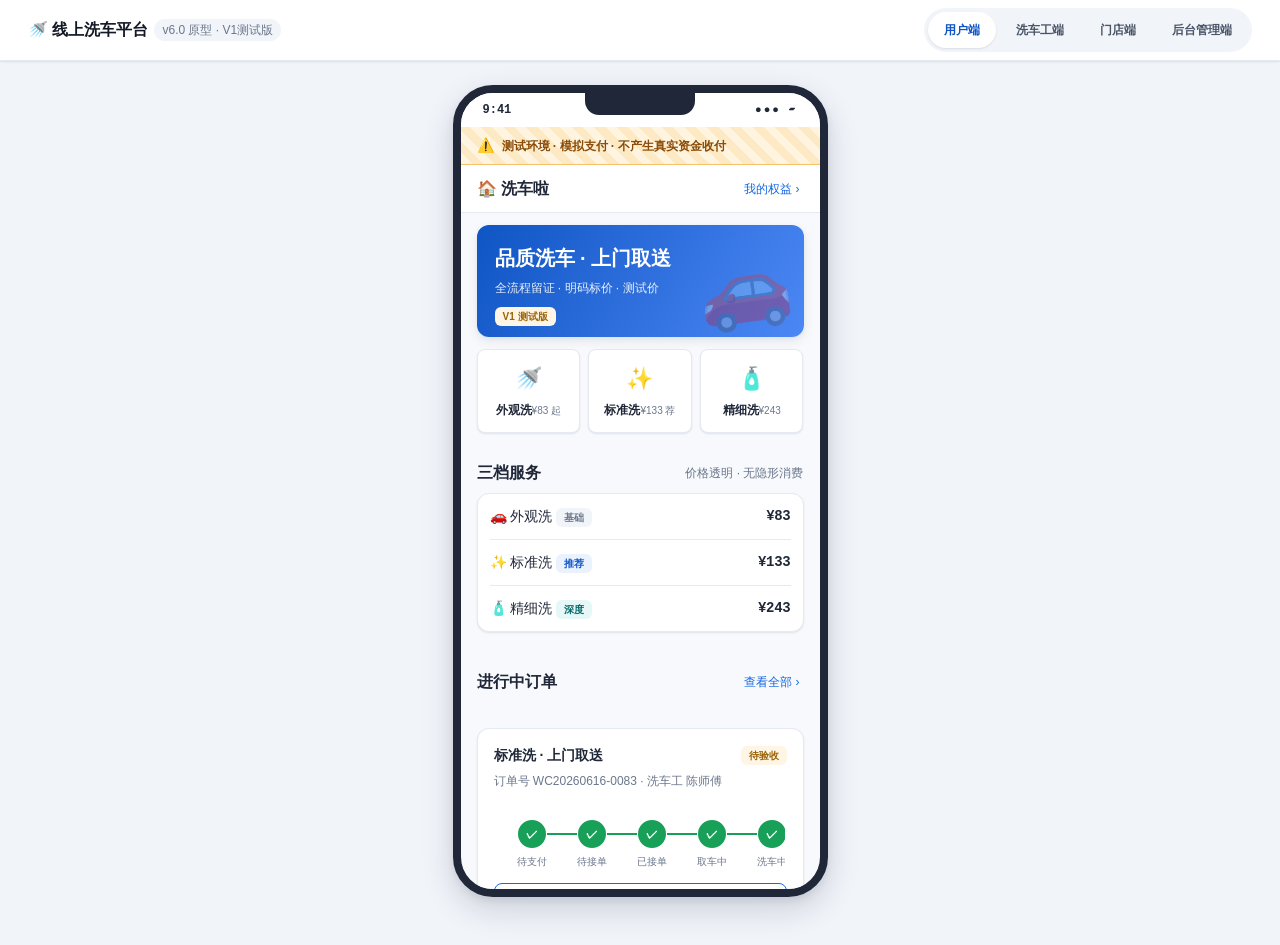
<file: frontend/index.html>
<!DOCTYPE html>
<html lang="zh-CN">
<head>
<meta charset="UTF-8">
<meta name="viewport" content="width=device-width, initial-scale=1.0, viewport-fit=cover">
<meta name="description" content="线上洗车平台 v6.0 四端高保真交互原型：用户端、洗车工端、门店端、后台管理端。V1测试版，模拟支付不产生真实资金收付。">
<title>线上洗车平台 v6.0 · 四端交互原型</title>
<link rel="stylesheet" href="css/tokens.css">
<link rel="stylesheet" href="css/app.css">
</head>
<body>

<!-- ============ 四端切换器 ============ -->
<header class="top-switcher" role="tablist" aria-label="四端切换">
  <div class="brand-mark">🚿 线上洗车平台 <span class="ver">v6.0 原型 · V1测试版</span></div>
  <nav class="switch-tabs" aria-label="选择端">
    <button class="switch-tab is-active" role="tab" aria-selected="true" data-switch-app="user" aria-label="切换到用户端">用户端</button>
    <button class="switch-tab" role="tab" aria-selected="false" data-switch-app="worker" aria-label="切换到洗车工端">洗车工端</button>
    <button class="switch-tab" role="tab" aria-selected="false" data-switch-app="store" aria-label="切换到门店端">门店端</button>
    <button class="switch-tab" role="tab" aria-selected="false" data-switch-app="admin" aria-label="切换到后台管理端">后台管理端</button>
  </nav>
</header>

<main class="stage">

  <!-- ================================================================
       用户端（蓝 #1668E3）
       ================================================================ -->
  <section class="app-shell app-user is-active" id="app-user" data-app="user" aria-label="用户端">
    <div class="phone">
      <div class="phone-statusbar" aria-hidden="true"><span>9:41</span><span class="status-icons">●●● ▰</span></div>
      <div class="phone-screen">

        <!-- 用户端 1：首页 -->
        <section class="page is-active" data-page="user-home" aria-label="用户端首页">
          <div class="sim-banner" role="status"><span class="sim-ico" aria-hidden="true">⚠️</span><span>测试环境 · 模拟支付 · 不产生真实资金收付</span></div>
          <div class="page-header">
            <span class="page-title">🏠 洗车啦</span>
            <button class="header-action" data-go="user-mine" aria-label="查看我的权益">我的权益 ›</button>
          </div>
          <div class="banner">
            <h3>品质洗车 · 上门取送</h3>
            <p>全流程留证 · 明码标价 · 测试价</p>
            <span class="tag tag-warning" style="margin-top:10px;display:inline-block">V1 测试版</span>
          </div>
          <div class="quick-grid">
            <button class="quick-item" data-action="select-tier" data-tier="basic" aria-label="选择外观洗档位"><span class="qi-ico" aria-hidden="true">🚿</span><span class="qi-name">外观洗</span><span class="qi-price">¥83 起</span></button>
            <button class="quick-item" data-action="select-tier" data-tier="standard" aria-label="选择标准洗档位"><span class="qi-ico" aria-hidden="true">✨</span><span class="qi-name">标准洗</span><span class="qi-price">¥133 荐</span></button>
            <button class="quick-item" data-action="select-tier" data-tier="premium" aria-label="选择精细洗档位"><span class="qi-ico" aria-hidden="true">🧴</span><span class="qi-name">精细洗</span><span class="qi-price">¥243</span></button>
          </div>
          <div class="sec-title">三档服务 <span class="sub">价格透明 · 无隐形消费</span></div>
          <div class="card tight">
            <div class="card-row"><span>🚗 外观洗 <span class="tag tag-neutral">基础</span></span><span class="num" style="font-weight:700">¥83</span></div>
            <div class="divider"></div>
            <div class="card-row"><span>✨ 标准洗 <span class="tag tag-info">推荐</span></span><span class="num" style="font-weight:700">¥133</span></div>
            <div class="divider"></div>
            <div class="card-row"><span>🧴 精细洗 <span class="tag tag-accent">深度</span></span><span class="num" style="font-weight:700">¥243</span></div>
          </div>
          <div class="sec-title">进行中订单 <button class="header-action" data-go="user-progress" aria-label="查看全部订单">查看全部 ›</button></div>
          <div class="progress-hero">
            <div class="card">
              <div class="card-row"><span><b>标准洗 · 上门取送</b></span><span class="tag tag-warning">待验收</span></div>
              <p class="mini muted" style="margin:6px 0 10px">订单号 WC20260616-0083 · 洗车工 陈师傅</p>
              <div class="stepper" aria-label="订单进度">
                <div class="stepper-h">
                  <div class="step is-done"><span class="step-dot">✓</span><span class="step-label">待支付</span></div>
                  <div class="step is-done"><span class="step-dot">✓</span><span class="step-label">待接单</span></div>
                  <div class="step is-done"><span class="step-dot">✓</span><span class="step-label">已接单</span></div>
                  <div class="step is-done"><span class="step-dot">✓</span><span class="step-label">取车中</span></div>
                  <div class="step is-done"><span class="step-dot">✓</span><span class="step-label">洗车中</span></div>
                  <div class="step is-done"><span class="step-dot">✓</span><span class="step-label">配送中</span></div>
                  <div class="step is-current step-warn"><span class="step-dot">7</span><span class="step-label">待验收</span></div>
                  <div class="step"><span class="step-dot">8</span><span class="step-label">完成</span></div>
                </div>
              </div>
              <button class="btn btn-secondary btn-block" data-go="user-progress" aria-label="查看订单进度详情">查看进度</button>
            </div>
          </div>
          <div class="card tight">
            <div class="card-row"><span><b>上次服务</b><br><span class="mini muted">精细洗 · 6月2日 · 已评价</span></span><button class="btn btn-sm btn-primary" data-action="reorder" aria-label="再来一单：精细洗">再来一单</button></div>
          </div>
        </section>

        <!-- 用户端 2：服务档位选择 -->
        <section class="page" data-page="user-tiers" aria-label="服务档位选择页">
          <div class="sim-banner" role="status"><span class="sim-ico" aria-hidden="true">⚠️</span><span>测试环境 · 模拟支付 · 不产生真实资金收付</span></div>
          <div class="page-header">
            <button class="back-btn" data-go="user-home" aria-label="返回首页">‹</button>
            <span class="page-title">选择服务档位</span>
          </div>
          <div class="step-indicator" aria-label="下单步骤">
            <span class="si is-on"><b>1</b>选档位</span><span class="si-line"></span>
            <span class="si"><b>2</b>取车信息</span><span class="si-line"></span>
            <span class="si"><b>3</b>确认支付</span><span class="si-line"></span>
            <span class="si"><b>4</b>完成</span>
          </div>
          <div class="sec-title">选择洗车档位 <span class="sub">单选 · 点击卡片切换</span></div>
          <button class="tier-card" data-action="select-tier" data-tier="basic" aria-label="选择外观洗，83元">
            <span class="tier-head"><span><span class="tier-name">🚗 外观洗</span><span class="tier-desc">车身冲洗 + 泡沫 + 擦干</span></span><span class="price">¥83</span></span>
            <span class="tier-features"><span>高压冲洗</span><span>中性泡沫</span><span>玻璃清洁</span></span>
          </button>
          <button class="tier-card is-selected" data-action="select-tier" data-tier="standard" aria-label="选择标准洗，133元，推荐">
            <span class="recommend">推荐</span>
            <span class="tier-head"><span><span class="tier-name">✨ 标准洗</span><span class="tier-desc">外观洗 + 轮毂 + 内饰吸尘</span></span><span class="price">¥133</span></span>
            <span class="tier-features"><span>外观洗全部</span><span>轮毂清洁</span><span>内饰吸尘</span><span>中控擦拭</span></span>
          </button>
          <button class="tier-card" data-action="select-tier" data-tier="premium" aria-label="选择精细洗，243元">
            <span class="tier-head"><span><span class="tier-name">🧴 精细洗</span><span class="tier-desc">标准洗 + 深度内饰 + 镀膜</span></span><span class="price">¥243</span></span>
            <span class="tier-features"><span>标准洗全部</span><span>深度内饰</span><span>缝隙刷洗</span><span>漆面镀膜</span></span>
          </button>
          <div class="sec-title">增值项目 <span class="sub">最多选 4 项 · 已选 <span id="addon-count">0</span>/4</span></div>
          <div class="addon-grid" id="addon-grid">
            <button class="addon-item" data-action="toggle-addon" data-addon="wax" data-price="28" aria-label="添加增值项：打蜡，28元"><span><span class="a-name">🪩 漆面打蜡</span><br><span class="a-price">+¥28</span></span><span class="addon-check" aria-hidden="true">✓</span></button>
            <button class="addon-item" data-action="toggle-addon" data-addon="tire" data-price="18" aria-label="添加增值项：轮胎养护，18元"><span><span class="a-name">🛞 轮胎养护</span><br><span class="a-price">+¥18</span></span><span class="addon-check" aria-hidden="true">✓</span></button>
            <button class="addon-item" data-action="toggle-addon" data-addon="air" data-price="22" aria-label="添加增值项：空调除味，22元"><span><span class="a-name">🌬️ 空调除味</span><br><span class="a-price">+¥22</span></span><span class="addon-check" aria-hidden="true">✓</span></button>
            <button class="addon-item" data-action="toggle-addon" data-addon="seat" data-price="38" aria-label="添加增值项：座椅蒸汽，38元"><span><span class="a-name">💺 座椅蒸汽</span><br><span class="a-price">+¥38</span></span><span class="addon-check" aria-hidden="true">✓</span></button>
            <button class="addon-item" data-action="toggle-addon" data-addon="glass" data-price="16" aria-label="添加增值项：玻璃镀膜，16元"><span><span class="a-name">🪟 玻璃镀膜</span><br><span class="a-price">+¥16</span></span><span class="addon-check" aria-hidden="true">✓</span></button>
            <button class="addon-item" data-action="toggle-addon" data-addon="chassis" data-price="32" aria-label="添加增值项：底盘冲洗，32元"><span><span class="a-name">🔧 底盘冲洗</span><br><span class="a-price">+¥32</span></span><span class="addon-check" aria-hidden="true">✓</span></button>
          </div>
          <div class="sec-title">保障服务 <span class="sub">基础强制 · 增值可选</span></div>
          <div class="card">
            <div class="ins-row is-locked" aria-disabled="true">
              <span class="ins-ico" aria-hidden="true">🔒</span>
              <span style="flex:1"><span class="ins-title">L1 基础保险</span><br><span class="ins-sub">平台强制保障 · 不可取消</span></span>
              <span class="tag tag-neutral">已包含</span>
            </div>
            <div class="divider"></div>
            <div class="ins-row">
              <span class="ins-ico" aria-hidden="true">🛡️</span>
              <span style="flex:1"><span class="ins-title">L2 增值保险</span><br><span class="ins-sub">划痕 / 剐蹭额外赔付 · +¥12</span></span>
              <button class="switch" id="ins2-switch" data-action="toggle-insurance" role="switch" aria-checked="false" aria-label="L2增值保险开关"></button>
            </div>
          </div>
          <div class="sticky-bar">
            <div class="sticky-inner">
              <span>已选 <b class="price" id="tier-total" style="font-size:24px">¥133</b></span>
              <button class="btn btn-primary" data-go="user-pickup" aria-label="下一步：填写取车信息">下一步 ›</button>
            </div>
          </div>
        </section>

        <!-- 用户端 3：取车信息 -->
        <section class="page" data-page="user-pickup" aria-label="取车信息页">
          <div class="sim-banner" role="status"><span class="sim-ico" aria-hidden="true">⚠️</span><span>测试环境 · 模拟支付 · 不产生真实资金收付</span></div>
          <div class="page-header">
            <button class="back-btn" data-go="user-tiers" aria-label="返回档位选择">‹</button>
            <span class="page-title">取车信息</span>
          </div>
          <div class="sec-title">取车地址 <span class="sub">默认已带入</span></div>
          <div class="field">
            <label class="field-label" for="pickup-address">详细地址</label>
            <input class="field-input" id="pickup-address" type="text" value="上海市浦东新区世纪大道100号" autocomplete="off" aria-describedby="address-error">
            <div class="field-error" id="address-error" role="alert"></div>
          </div>
          <div class="field">
            <label class="field-label" for="pickup-phone">联系手机</label>
            <input class="field-input" id="pickup-phone" type="tel" inputmode="numeric" maxlength="11" value="13800138000" autocomplete="off" aria-describedby="phone-error">
            <div class="field-error" id="phone-error" role="alert"></div>
          </div>
          <div class="sec-title">取车时段 <span class="sub">请选择 1 个时段</span></div>
          <div class="field">
            <div class="time-slots" id="time-slots">
              <button class="time-slot" data-time="今天 10:00-12:00" aria-label="选择时段：今天10点到12点">今天<br>10:00-12:00</button>
              <button class="time-slot is-on" data-time="今天 14:00-16:00" aria-label="选择时段：今天14点到16点">今天<br>14:00-16:00</button>
              <button class="time-slot" data-time="明天 09:00-11:00" aria-label="选择时段：明天9点到11点">明天<br>09:00-11:00</button>
            </div>
            <div class="field-error" id="time-error" role="alert"></div>
          </div>
          <div class="sec-title">车辆信息 <span class="sub">输入品牌自动联想</span></div>
          <div class="field">
            <label class="field-label" for="car-input">车型（品牌 + 车系）</label>
            <input class="field-input" id="car-input" type="text" placeholder="如：特斯拉 Model 3" autocomplete="off" aria-describedby="car-error">
            <div class="car-list" id="car-list" hidden>
              <button class="car-suggestion" data-car="特斯拉 Model 3"><span>🚘 特斯拉 Model 3</span><span class="mini muted">新能源</span></button>
              <button class="car-suggestion" data-car="比亚迪 秦PLUS"><span>🚘 比亚迪 秦PLUS</span><span class="mini muted">新能源</span></button>
              <button class="car-suggestion" data-car="丰田 凯美瑞"><span>🚘 丰田 凯美瑞</span><span class="mini muted">燃油</span></button>
              <button class="car-suggestion" data-car="大众 帕萨特"><span>🚘 大众 帕萨特</span><span class="mini muted">燃油</span></button>
            </div>
            <div class="field-error" id="car-error" role="alert"></div>
          </div>
          <div class="sticky-bar">
            <div class="sticky-inner">
              <button class="btn btn-secondary" data-go="user-tiers" style="flex:0 0 96px" aria-label="返回上一步">上一步</button>
              <button class="btn btn-primary" id="pickup-next" data-go="user-confirm" aria-label="下一步：确认订单">下一步 ›</button>
            </div>
          </div>
        </section>

        <!-- 用户端 4：确认订单 -->
        <section class="page" data-page="user-confirm" aria-label="确认订单页">
          <div class="sim-banner" role="status"><span class="sim-ico" aria-hidden="true">⚠️</span><span>测试环境 · 模拟支付 · 不产生真实资金收付</span></div>
          <div class="page-header">
            <button class="back-btn" data-go="user-pickup" aria-label="返回取车信息">‹</button>
            <span class="page-title">确认订单</span>
          </div>
          <div class="summary-block" id="order-summary">
            <button class="expand-btn" data-action="toggle-expand" aria-expanded="false" aria-label="展开订单明细"><span>订单明细</span><span class="expand-arrow">⌄</span></button>
            <div class="expand-body" id="expand-body">
              <div class="summary-line"><span class="muted">基础服务</span><span id="sum-base">标准洗 ¥133</span></div>
              <div class="summary-line"><span class="muted">增值项目</span><span id="sum-addons">未选择</span></div>
              <div class="summary-line"><span class="muted">L2 增值保险</span><span id="sum-ins">未选购</span></div>
              <div class="summary-line"><span class="muted">取车地址</span><span id="sum-address">—</span></div>
              <div class="summary-line"><span class="muted">取车时段</span><span id="sum-time">—</span></div>
              <div class="summary-line"><span class="muted">车型</span><span id="sum-car">—</span></div>
            </div>
            <div class="summary-line"><span>服务小计</span><span class="num" id="sum-subtotal">¥133</span></div>
            <div class="summary-line"><span>平台优惠券（自动最优）</span><span style="color:var(--color-danger)">-¥20</span></div>
            <div class="summary-line total"><span>应付金额</span><span class="price" id="sum-total" style="font-size:28px">¥113</span></div>
          </div>
          <div class="coupon"><span>🎫 已自动匹配最优券：新客立减 ¥20（测试环境）</span><span>可省 ¥20</span></div>
          <div class="card tight">
            <div class="card-row"><span class="muted">支付方式</span><span><span class="tag tag-warning">模拟支付 · 不真实扣款</span></span></div>
            <div class="divider"></div>
            <div class="card-row"><span class="muted">服务保障</span><span class="mini">L1 基础保险（平台强制保障·不可取消）</span></div>
          </div>
          <div class="sticky-bar">
            <div class="sticky-inner">
              <span class="mini muted">实付<br><b class="price" id="bar-total" style="font-size:20px">¥113</b></span>
              <button class="btn btn-primary" id="pay-btn" data-action="pay" aria-label="确认并模拟支付">确认并支付</button>
            </div>
          </div>
        </section>

        <!-- 用户端 5：模拟支付成功 -->
        <section class="page" data-page="user-paysuccess" aria-label="模拟支付成功页">
          <div class="sim-banner" role="status"><span class="sim-ico" aria-hidden="true">⚠️</span><span>测试环境 · 模拟支付 · 不产生真实资金收付</span></div>
          <div class="page-header"><span class="page-title">支付结果</span></div>
          <div class="success-hero">
            <div class="success-icon" aria-hidden="true">✓</div>
            <h2 class="success-title">模拟支付成功</h2>
            <p class="success-desc">模拟支付成功 · 测试数据，不产生真实资金收付</p>
            <p class="mini muted" style="margin-top:14px">订单号 WC20260616-0083 · 模拟金额 <span class="num" id="paid-amount">¥113</span></p>
          </div>
          <div class="success-actions">
            <button class="btn btn-primary" data-go="user-progress" aria-label="查看订单进度">查看进度</button>
            <button class="btn btn-secondary" data-go="user-home" aria-label="返回首页">返回首页</button>
          </div>
          <p class="mini muted" style="text-align:center;margin-top:18px">本页为橙色模拟成功态（#F5901B），非真实资金交易</p>
        </section>

        <!-- 用户端 6：订单进度详情 -->
        <section class="page" data-page="user-progress" aria-label="订单进度详情页">
          <div class="sim-banner" role="status"><span class="sim-ico" aria-hidden="true">⚠️</span><span>测试环境 · 模拟支付 · 不产生真实资金收付</span></div>
          <div class="page-header">
            <button class="back-btn" data-go="user-home" aria-label="返回首页">‹</button>
            <span class="page-title">订单进度</span>
            <button class="header-action" data-action="aftersale" aria-label="申请售后">申请售后</button>
          </div>
          <div class="card">
            <div class="card-row"><span><b>标准洗 · 上门取送</b></span><span class="tag tag-warning" id="progress-status">待验收</span></div>
            <p class="mini muted" style="margin-top:4px">订单号 WC20260616-0083 · 洗车工 陈师傅（C3已认证）</p>
          </div>
          <div class="card">
            <div class="sec-title" style="padding:0 0 6px">服务进度 <span class="sub" id="progress-hint">当前节点高亮 + 脉冲</span></div>
            <div class="stepper" id="user-stepper" aria-label="八步订单进度">
              <div class="stepper-h">
                <div class="step is-done step-warn"><span class="step-dot" aria-label="已完成">✓</span><span class="step-label">待支付</span></div>
                <div class="step is-done step-warn"><span class="step-dot" aria-label="已完成">✓</span><span class="step-label">待接单</span></div>
                <div class="step is-done step-accent"><span class="step-dot" aria-label="已完成">✓</span><span class="step-label">已接单</span></div>
                <div class="step is-done step-accent"><span class="step-dot" aria-label="已完成">✓</span><span class="step-label">取车中</span></div>
                <div class="step is-done step-accent"><span class="step-dot" aria-label="已完成">✓</span><span class="step-label">洗车中</span></div>
                <div class="step is-done step-accent"><span class="step-dot" aria-label="已完成">✓</span><span class="step-label">配送中</span></div>
                <div class="step is-current step-warn"><span class="step-dot">7</span><span class="step-label">待验收</span></div>
                <div class="step step-success"><span class="step-dot">8</span><span class="step-label">完成</span></div>
              </div>
            </div>
            <p class="mini muted" style="padding:0 6px">颜色说明：待支付/待验收=警告色，取车/洗车/配送=青色，完成=成功色，售后=危险色</p>
          </div>
          <div class="card">
            <div class="sec-title" style="padding:0 0 8px">服务证据 <span class="sub">E1-E4 现场水印留证</span></div>
            <div class="evidence-grid">
              <div><div class="thumb"><span class="thumb-emoji" aria-hidden="true">🚙</span><span class="wm">10:24 · GPS · 0083</span></div><div class="thumb-label">E1 接车外观</div></div>
              <div><div class="thumb"><span class="thumb-emoji" aria-hidden="true">🛞</span><span class="wm">10:31 · GPS · 0083</span></div><div class="thumb-label">E2 轮毂细节</div></div>
              <div><div class="thumb"><span class="thumb-emoji" aria-hidden="true">🪑</span><span class="wm">10:42 · GPS · 0083</span></div><div class="thumb-label">E3 内饰清洁</div></div>
              <div><div class="thumb"><span class="thumb-emoji" aria-hidden="true">📋</span><span class="wm">11:06 · GPS · 0083</span></div><div class="thumb-label">E4 交车确认</div></div>
            </div>
          </div>
          <div class="card tight">
            <div class="card-row"><span class="muted">服务费用（模拟）</span><span class="num">¥113.00</span></div>
            <div class="card-row" style="margin-top:6px"><span class="muted">订单状态</span><span id="progress-status-text">待你确认验收</span></div>
          </div>
          <button class="aftersale-entry" data-action="aftersale" aria-label="申请售后">🛠️ 遇到问题？申请售后 <span>›</span></button>
          <div class="sticky-bar">
            <div class="sticky-inner">
              <button class="btn btn-secondary" style="flex:0 0 92px" data-go="user-home" aria-label="返回首页">首页</button>
              <button class="btn btn-primary" id="progress-cta" data-action="confirm-accept" aria-label="确认验收">确认验收</button>
            </div>
          </div>
        </section>

        <!-- 用户端 7：我的（辅助页） -->
        <section class="page" data-page="user-mine" aria-label="我的页面">
          <div class="page-header">
            <button class="back-btn" data-go="user-home" aria-label="返回首页">‹</button>
            <span class="page-title">我的</span>
          </div>
          <div class="card" style="margin-top:14px">
            <div class="card-row"><span><b>👤 测试用户</b><br><span class="mini muted">138****8000 · V1 测试账号</span></span><span class="badge badge-ok">✓ 已实名认证</span></div>
          </div>
          <div class="card tight">
            <div class="card-row"><span>🎫 优惠券</span><span class="mini muted">2 张可用（自动最优）</span></div>
            <div class="divider"></div>
            <div class="card-row"><span>🛡️ 保障</span><span class="mini">L1 平台强制保障 · 不可取消</span></div>
            <div class="divider"></div>
            <div class="card-row"><span>⚠️ 环境</span><span class="tag tag-warning">V1 测试版</span></div>
          </div>
          <p class="mini muted" style="text-align:center;margin-top:20px">所有支付均为模拟，不产生真实资金收付</p>
        </section>

        <!-- 用户端底部 Tab -->
        <nav class="tabbar" aria-label="用户端底部导航">
          <button class="tab-item is-active" data-tab="user-home" data-go="user-home" aria-label="首页"><span class="tab-icon" aria-hidden="true">🏠</span><span class="tab-label">首页</span></button>
          <button class="tab-item" data-tab="user-tiers" data-go="user-tiers" aria-label="下单"><span class="tab-icon" aria-hidden="true">🚿</span><span class="tab-label">下单</span></button>
          <button class="tab-item" data-tab="user-progress" data-go="user-progress" aria-label="订单"><span class="tab-icon" aria-hidden="true">📋</span><span class="tab-label">订单</span></button>
          <button class="tab-item" data-tab="user-mine" data-go="user-mine" aria-label="我的"><span class="tab-icon" aria-hidden="true">👤</span><span class="tab-label">我的</span></button>
        </nav>
      </div>
    </div>
  </section>

  <!-- ================================================================
       洗车工端（青 #0E9F9F）
       ================================================================ -->
  <section class="app-shell app-worker" id="app-worker" data-app="worker" aria-label="洗车工端">
    <div class="phone">
      <div class="phone-statusbar" aria-hidden="true"><span>9:41</span><span class="status-icons">●●● ▰</span></div>
      <div class="phone-screen">

        <!-- 洗车工 1：抢单大厅 -->
        <section class="page is-active" data-page="worker-hall" aria-label="抢单大厅">
          <div class="sim-banner" role="status"><span class="sim-ico" aria-hidden="true">⚠️</span><span>测试环境 · 模拟支付 · 不产生真实资金收付</span></div>
          <div class="page-header worker-header">
            <span class="page-title">🛠️ 抢单大厅</span>
            <button class="header-action" style="color:#fff" data-action="filter-toggle" aria-label="筛选订单">筛选 ⚙</button>
          </div>
          <div class="filter-bar" id="filter-bar">
            <button class="chip is-on" data-action="filter" data-filter="all" aria-label="排序：全部">全部</button>
            <button class="chip" data-action="filter" data-filter="near" aria-label="排序：距离最近">距我最近</button>
            <button class="chip" data-action="filter" data-filter="amount" aria-label="排序：金额最高">金额最高</button>
            <button class="chip" data-action="filter" data-filter="door" aria-label="筛选：上门单">上门单</button>
          </div>
          <div class="sec-title">我的认证徽章 <span class="sub">四态展示</span></div>
          <div class="badge-row" aria-label="认证状态">
            <span class="badge badge-ok">✓ C1 基础洗护 · 已认证</span>
            <span class="badge badge-ok">✓ C2 标准清洁 · 已认证</span>
            <span class="badge badge-ing"><i class="spinner" aria-hidden="true"></i> C3 精细 · 考试中</span>
            <span class="badge badge-lock">🔒 D/O 深度镀膜 · 未解锁</span>
            <span class="badge badge-expired">❗ 旧版 certification · 已过期</span>
          </div>
          <div class="sec-title">可抢订单 <span class="sub" id="order-count">共 4 单</span></div>

          <article class="order-card" data-distance="1.2" data-amount="96" data-type="door">
            <div class="card-row"><span><b>✨ 标准洗 · 上门</b></span><span class="order-amount">¥96</span></div>
            <div class="order-meta"><span class="tag tag-accent">需求 C1</span><span class="tag tag-neutral">距 1.2km</span><span class="tag tag-info">上门单</span></div>
            <p class="mini muted" style="margin-top:8px">上海市浦东新区世纪大道 100 号 · 今天 14:00</p>
            <div class="card-row" style="margin-top:10px"><span class="mini muted">订单 WC20260616-0091</span><button class="btn btn-sm btn-primary" data-action="grab" data-order="WC20260616-0091" aria-label="抢单：标准洗上门单，96元">抢单</button></div>
          </article>

          <article class="order-card" data-distance="2.8" data-amount="188" data-type="store">
            <div class="card-row"><span><b>🧴 精细洗 · 到店</b></span><span class="order-amount">¥188</span></div>
            <div class="order-meta"><span class="tag tag-accent">需求 C2</span><span class="tag tag-neutral">距 2.8km</span><span class="tag tag-info">到店单</span></div>
            <p class="mini muted" style="margin-top:8px">张江门店 Bay-03 · 今天 15:30</p>
            <div class="card-row" style="margin-top:10px"><span class="mini muted">订单 WC20260616-0092</span><button class="btn btn-sm btn-primary" data-action="grab" data-order="WC20260616-0092" aria-label="抢单：精细洗到店单，188元">抢单</button></div>
          </article>

          <article class="order-card is-locked" data-distance="0.9" data-amount="236" data-type="door" aria-disabled="true">
            <div class="lock-cover">
              <span class="lock-ico" aria-hidden="true">🔒</span>
              <span class="lock-title">需 C3 精细认证</span>
              <span class="mini muted">认证不足的订单不可抢</span>
              <button class="btn btn-sm btn-secondary" data-go="worker-learn" aria-label="去补认证：C3精细认证">去补认证</button>
            </div>
            <div class="card-row"><span><b>🧴 精细洗+镀膜 · 上门</b></span><span class="order-amount">¥236</span></div>
            <div class="order-meta"><span class="tag tag-danger">需求 C3</span><span class="tag tag-neutral">距 0.9km</span><span class="tag tag-info">上门单</span></div>
            <p class="mini muted" style="margin-top:8px">订单 WC20260616-0093 · 当前认证不足</p>
          </article>

          <article class="order-card" data-distance="4.5" data-amount="72" data-type="store">
            <div class="card-row"><span><b>🚗 外观洗 · 到店</b></span><span class="order-amount">¥72</span></div>
            <div class="order-meta"><span class="tag tag-accent">需求 C1</span><span class="tag tag-neutral">距 4.5km</span><span class="tag tag-info">到店单</span></div>
            <p class="mini muted" style="margin-top:8px">世纪公园门店 Bay-01 · 明天 09:00</p>
            <div class="card-row" style="margin-top:10px"><span class="mini muted">订单 WC20260616-0094</span><button class="btn btn-sm btn-primary" data-action="grab" data-order="WC20260616-0094" aria-label="抢单：外观洗到店单，72元">抢单</button></div>
          </article>
        </section>

        <!-- 洗车工 2：抢单倒计时 -->
        <section class="page" data-page="worker-grab" aria-label="抢单确认页">
          <div class="sim-banner" role="status"><span class="sim-ico" aria-hidden="true">⚠️</span><span>测试环境 · 模拟支付 · 不产生真实资金收付</span></div>
          <div class="page-header">
            <button class="back-btn" data-go="worker-hall" aria-label="返回抢单大厅">‹</button>
            <span class="page-title">抢单确认</span>
          </div>
          <div class="countdown" id="grab-countdown">
            <div class="countdown-num" id="grab-num" aria-live="polite">90</div>
            <div class="countdown-label">秒内确认接单，超时将自动指派给其他洗车工</div>
          </div>
          <div class="card">
            <div class="card-row"><span><b id="grab-title">✨ 标准洗 · 上门</b></span><span class="order-amount" id="grab-amount">¥96</span></div>
            <div class="divider"></div>
            <div class="summary-line"><span class="muted">订单号</span><span id="grab-order">WC20260616-0091</span></div>
            <div class="summary-line"><span class="muted">取车地址</span><span>浦东新区世纪大道 100 号</span></div>
            <div class="summary-line"><span class="muted">所需认证</span><span class="badge badge-ok">✓ C1 已认证</span></div>
            <div class="summary-line"><span class="muted">预估距离</span><span class="num">1.2 km</span></div>
          </div>
          <div class="success-actions">
            <button class="btn btn-primary" id="grab-accept" data-action="accept-grab" aria-label="立即接单并进入任务执行">立即接单</button>
            <button class="btn btn-secondary" data-go="worker-hall" aria-label="放弃本次抢单">放弃</button>
          </div>
          <p class="mini muted" style="text-align:center;margin-top:16px">倒计时由 setInterval 驱动，真实跳动；到 0 自动提示超时指派</p>
        </section>

        <!-- 洗车工 3：任务执行 -->
        <section class="page" data-page="worker-task" aria-label="任务执行详情页">
          <div class="page-header">
            <button class="back-btn" data-go="worker-hall" aria-label="返回抢单大厅">‹</button>
            <span class="page-title">任务执行 · WC20260616-0091</span>
          </div>
          <div class="e-stepper" id="worker-estepper" aria-label="任务步骤 E1 到 E4">
            <div class="e-step is-current" data-estep="0"><span class="e-step-dot">E1</span><span class="e-step-label">接车预检</span></div>
            <div class="e-step is-locked" data-estep="1"><span class="e-step-dot">🔒</span><span class="e-step-label">外观清洗</span></div>
            <div class="e-step is-locked" data-estep="2"><span class="e-step-dot">🔒</span><span class="e-step-label">内饰清洁</span></div>
            <div class="e-step is-locked" data-estep="3"><span class="e-step-dot">🔒</span><span class="e-step-label">交车确认</span></div>
          </div>
          <div class="card">
            <div class="card-row"><span><b id="task-step-title">E1 接车预检</b></span><span class="tag tag-accent" id="task-step-tag">进行中</span></div>
            <p class="mini muted" style="margin:8px 0 12px" id="task-step-desc">核对车辆外观、里程与随身物品，拍摄接车证据。</p>
            <div class="checklist" style="margin:0;padding:0">
              <div class="check-item is-checked"><span class="ci-box">✓</span><span>到达取车地点并联系用户</span></div>
              <div class="check-item"><span class="ci-box">✓</span><span>完成环车检查（E1 证据）</span></div>
            </div>
            <div class="sticky-inner" style="margin-top:12px">
              <button class="btn btn-secondary" data-go="worker-evidence" aria-label="前往证据上传页">上传证据</button>
              <button class="btn btn-primary" id="task-next" data-action="complete-step" aria-label="完成当前步骤">完成本步骤 ›</button>
            </div>
          </div>
          <div class="card tight">
            <div class="card-row"><span class="muted">顺序解锁规则</span><span class="mini">完成 E1 才能开始 E2</span></div>
            <div class="card-row" style="margin-top:6px"><span class="muted">认证要求</span><span class="badge badge-ok">✓ C1 已认证</span></div>
          </div>
        </section>

        <!-- 洗车工 4：证据上传 -->
        <section class="page" data-page="worker-evidence" aria-label="证据上传页">
          <div class="page-header">
            <button class="back-btn" data-go="worker-task" aria-label="返回任务执行">‹</button>
            <span class="page-title">现场证据上传</span>
          </div>
          <div class="camera-view" id="camera-view" aria-label="相机取景框">
            <div class="camera-floor" aria-hidden="true"></div>
            <span class="focus-corner fc-tl" aria-hidden="true"></span>
            <span class="focus-corner fc-tr" aria-hidden="true"></span>
            <span class="focus-corner fc-bl" aria-hidden="true"></span>
            <span class="focus-corner fc-br" aria-hidden="true"></span>
            <span class="camera-hint">请将车辆置于对焦框内</span>
            <div class="watermark-bar"><span id="wm-time">10:24:36</span><span>GPS 31.23°N 121.47°E</span><span>WC…0091</span></div>
          </div>
          <div class="camera-tools">
            <button class="album-btn" data-action="album-disabled" aria-label="相册入口：仅支持现场拍摄"><span class="album-ico" aria-hidden="true">🖼️</span><span>相册<br>（灰显）</span></button>
            <button class="shutter" data-action="shutter" aria-label="拍摄当前必拍项"></button>
            <button class="album-btn" data-action="shutter" aria-label="拍摄当前必拍项"><span class="album-ico" aria-hidden="true">📷</span><span>现场<br>拍摄</span></button>
          </div>
          <div class="sec-title">必拍清单 <span class="sub">按 E1→E4 顺序打勾</span></div>
          <div class="checklist" id="evidence-checklist">
            <div class="check-item" data-check="E1"><span class="ci-box">✓</span><span>E1 接车外观全景</span><span class="mini muted" style="margin-left:auto">待拍</span></div>
            <div class="check-item" data-check="E2"><span class="ci-box">✓</span><span>E2 轮毂与轮胎细节</span><span class="mini muted" style="margin-left:auto">待拍</span></div>
            <div class="check-item" data-check="E3"><span class="ci-box">✓</span><span>E3 内饰清洁结果</span><span class="mini muted" style="margin-left:auto">待拍</span></div>
            <div class="check-item" data-check="E4"><span class="ci-box">✓</span><span>E4 交车确认合影</span><span class="mini muted" style="margin-left:auto">待拍</span></div>
          </div>
          <p class="mini muted" style="text-align:center">相册入口灰显：仅支持现场拍摄，防止旧图复用</p>
          <div class="sticky-bar">
            <div class="sticky-inner">
              <button class="btn btn-primary" id="evidence-submit" data-action="evidence-submit" disabled aria-label="确认上传证据">确认上传</button>
            </div>
          </div>
        </section>

        <!-- 洗车工 5：学习认证 -->
        <section class="page" data-page="worker-learn" aria-label="学习认证页">
          <div class="page-header">
            <button class="back-btn" data-go="worker-hall" aria-label="返回抢单大厅">‹</button>
            <span class="page-title">学习与认证</span>
          </div>
          <div class="badge-row" aria-label="我的认证徽章">
            <span class="badge badge-ok">✓ C1 已认证</span>
            <span class="badge badge-ok">✓ C2 已认证</span>
            <span class="badge badge-ing"><i class="spinner" aria-hidden="true"></i> C3 考试中</span>
            <span class="badge badge-lock">🔒 D/O 未解锁</span>
            <span class="badge badge-expired">❗ 旧证已过期</span>
          </div>
          <div class="course-card">
            <div class="course-head"><span class="course-name">C1 基础洗护</span><span class="badge badge-ok">✓ 已认证</span></div>
            <p class="course-desc">车身冲洗、泡沫、擦干标准作业 · 12 课时</p>
            <div class="course-progress"><i style="width:100%"></i></div>
          </div>
          <div class="course-card">
            <div class="course-head"><span class="course-name">C2 精细内饰</span><span class="badge badge-ok">✓ 已认证</span></div>
            <p class="course-desc">内饰吸尘、缝隙刷洗、中控养护 · 16 课时</p>
            <div class="course-progress"><i style="width:100%"></i></div>
          </div>
          <div class="course-card">
            <div class="course-head"><span class="course-name">C3 精细认证</span><span class="badge badge-ing"><i class="spinner" aria-hidden="true"></i> 考试中</span></div>
            <p class="course-desc">深度清洁与漆面处理 · 20 课时 · 在线考试 80 分及格</p>
            <div class="course-progress"><i style="width:100%"></i></div>
            <button class="btn btn-sm btn-primary" style="margin-top:12px" data-go="worker-exam" aria-label="进入C3在线考试">进入在线考试</button>
          </div>
          <div class="course-card is-locked" aria-disabled="true">
            <div class="course-head"><span class="course-name">D 深度镀膜</span><span class="badge badge-lock">🔒 未解锁</span></div>
            <p class="course-desc">需先通过 C3 精细认证方可解锁</p>
            <div class="course-progress"><i style="width:12%"></i></div>
          </div>
          <div class="course-card is-locked" aria-disabled="true">
            <div class="course-head"><span class="course-name">O 臭氧除味</span><span class="badge badge-lock">🔒 未解锁</span></div>
            <p class="course-desc">需完成 D 课程方可解锁</p>
            <div class="course-progress"><i style="width:0%"></i></div>
          </div>
          <div class="course-card">
            <div class="course-head"><span class="course-name">旧版认证（2025）</span><span class="badge badge-expired">❗ 已过期</span></div>
            <p class="course-desc">请重新参加 C3 精细认证以恢复高阶接单权限</p>
          </div>
        </section>

        <!-- 洗车工 6：在线考试 -->
        <section class="page" data-page="worker-exam" aria-label="在线考试页">
          <div class="page-header">
            <button class="back-btn" data-go="worker-learn" aria-label="返回学习认证">‹</button>
            <span class="page-title">C3 精细认证 · 在线考试</span>
          </div>
          <div class="exam-timer"><span>⏱️ 剩余时间</span><span class="timer-num" id="exam-timer" aria-live="off">10:00</span></div>
          <div class="exam-q">
            <span class="q-index" id="exam-index">第 1 / 20 题</span>
            <p class="q-text" id="exam-text">加载中…</p>
            <div id="exam-options"></div>
          </div>
          <div class="answer-sheet">
            <div class="card-row" style="margin-bottom:8px"><span class="mini muted">答题卡（点击题号跳转）</span><span class="mini" id="exam-answered">已答 0 / 20</span></div>
            <div class="sheet-grid" id="answer-sheet"></div>
          </div>
          <div class="success-actions">
            <button class="btn btn-secondary" id="exam-prev" data-action="exam-prev" aria-label="上一题">上一题</button>
            <button class="btn btn-primary" id="exam-next" data-action="exam-next" aria-label="下一题">下一题 ›</button>
          </div>
          <div class="sticky-bar" style="margin-top:10px">
            <div class="sticky-inner"><button class="btn btn-danger" id="exam-submit" data-action="exam-submit" aria-label="交卷">交卷（二次确认）</button></div>
          </div>
        </section>

        <!-- 洗车工 7：考试结果 -->
        <section class="page" data-page="worker-examresult" aria-label="考试结果页">
          <div class="page-header">
            <button class="back-btn" data-go="worker-learn" aria-label="返回学习认证">‹</button>
            <span class="page-title">考试结果</span>
          </div>
          <div class="exam-result">
            <div class="exam-score" id="exam-score">0</div>
            <p class="mini muted">得分 / 100 · 及格线 80 分</p>
            <div class="exam-pass ok" id="exam-pass">通过</div>
            <p class="mini muted" id="exam-result-desc">考试通过，C3 精细认证已解锁。</p>
          </div>
          <div class="success-actions">
            <button class="btn btn-primary" data-action="exam-retry" aria-label="重新考试">重新考试</button>
            <button class="btn btn-secondary" data-go="worker-learn" aria-label="返回学习认证">返回</button>
          </div>
        </section>

        <!-- 洗车工 8：收入 -->
        <section class="page" data-page="worker-income" aria-label="收入页">
          <div class="sim-banner" role="status"><span class="sim-ico" aria-hidden="true">⚠️</span><span>测试环境 · 模拟支付 · 不产生真实资金收付</span></div>
          <div class="page-header"><span class="page-title">💰 收入与钱包</span></div>
          <div class="wallet-card">
            <span class="w-label">可提现余额（模拟）</span>
            <div class="w-amount">¥1,286.40</div>
            <span class="wallet-state" id="wallet-state">● 正常 · 可提现</span>
          </div>
          <div class="wallet-states" id="wallet-states">
            <button class="ws is-active" data-action="wallet-state" data-state="normal" aria-label="钱包状态：正常可提现">● 正常</button>
            <button class="ws" data-action="wallet-state" data-state="frozen" aria-label="钱包状态：冻结中">◐ 冻结中</button>
            <button class="ws" data-action="wallet-state" data-state="settled" aria-label="钱包状态：已结算">✓ 已结算</button>
          </div>
          <div class="sec-title">分项账单 <span class="sub">近 7 日（测试数据）</span></div>
          <div class="card tight">
            <div class="bill-item"><span>🚿 洗车服务费（8 单）</span><span class="num">+¥824.00</span></div>
            <div class="bill-item"><span>🚗 取送补贴</span><span class="num">+¥96.00</span></div>
            <div class="bill-item"><span>🎫 免佣卡抵扣</span><span class="num" style="color:var(--color-success)">+¥38.40</span></div>
            <div class="bill-item"><span>🏦 平台服务费（35% 抽成）</span><span class="num" style="color:var(--color-danger)">-¥308.00</span></div>
            <div class="bill-item"><span>🛡️ 平台代缴（L1）</span><span class="num" style="color:var(--color-danger)">-¥8.00</span></div>
          </div>
          <div class="fee-free">
            <div class="card-row"><span><b>🎫 免佣卡 · 7 日卡</b><br><span class="mini">7 日内订单免平台服务费</span></span><button class="btn btn-sm btn-warn" data-action="buy-card" aria-label="模拟购买免佣卡7日卡">¥19.9 购买</button></div>
          </div>
          <p class="mini muted" style="text-align:center">所有金额均为测试数据，不产生真实资金收付</p>
        </section>

        <!-- 洗车工底部 Tab -->
        <nav class="tabbar" aria-label="洗车工端底部导航">
          <button class="tab-item is-active" data-tab="worker-hall" data-go="worker-hall" aria-label="抢单大厅"><span class="tab-icon" aria-hidden="true">📡</span><span class="tab-label">抢单</span></button>
          <button class="tab-item" data-tab="worker-task" data-go="worker-task" aria-label="任务执行"><span class="tab-icon" aria-hidden="true">🧰</span><span class="tab-label">任务</span></button>
          <button class="tab-item" data-tab="worker-learn" data-go="worker-learn" aria-label="学习认证"><span class="tab-icon" aria-hidden="true">📚</span><span class="tab-label">学习</span></button>
          <button class="tab-item" data-tab="worker-income" data-go="worker-income" aria-label="收入"><span class="tab-icon" aria-hidden="true">💰</span><span class="tab-label">收入</span></button>
        </nav>
      </div>
    </div>
  </section>

  <!-- ================================================================
       门店端（靛紫 #6D5AE6）
       ================================================================ -->
  <section class="app-shell app-store" id="app-store" data-app="store" aria-label="门店端">
    <div class="phone">
      <div class="phone-statusbar" aria-hidden="true"><span>9:41</span><span class="status-icons">●●● ▰</span></div>
      <div class="phone-screen">

        <!-- 门店 1：工作台 -->
        <section class="page is-active" data-page="store-workbench" aria-label="门店工作台">
          <div class="page-header"><span class="page-title">🏬 门店工作台</span><button class="header-action" data-go="store-hall" aria-label="前往接单大厅">接单大厅 ›</button></div>
          <div class="sec-title">Bay 工位状态 <span class="sub">点击卡片循环切换三态</span></div>
          <div class="legend" aria-label="工位状态图例"><span><i style="background:var(--color-success)"></i>有空位</span><span><i style="background:var(--color-danger)"></i>已满</span><span><i style="background:var(--color-neutral-400)"></i>暂停</span></div>
          <div class="bay-grid" id="bay-grid">
            <button class="bay bay-free" data-bay="0" aria-label="Bay-01，当前有空位，点击切换状态"><span class="bay-name">Bay-01</span><span class="bay-status"><i class="bay-dot"></i><span class="bay-status-text">有空位</span></span></button>
            <button class="bay bay-free" data-bay="1" aria-label="Bay-02，当前有空位，点击切换状态"><span class="bay-name">Bay-02</span><span class="bay-status"><i class="bay-dot"></i><span class="bay-status-text">有空位</span></span></button>
            <button class="bay bay-full" data-bay="2" aria-label="Bay-03，当前已满，点击切换状态"><span class="bay-name">Bay-03</span><span class="bay-status"><i class="bay-dot"></i><span class="bay-status-text">已满</span></span></button>
            <button class="bay bay-free" data-bay="3" aria-label="Bay-04，当前有空位，点击切换状态"><span class="bay-name">Bay-04</span><span class="bay-status"><i class="bay-dot"></i><span class="bay-status-text">有空位</span></span></button>
            <button class="bay bay-paused" data-bay="4" aria-label="Bay-05，当前暂停，点击切换状态"><span class="bay-name">Bay-05</span><span class="bay-status"><i class="bay-dot"></i><span class="bay-status-text">暂停</span></span></button>
            <button class="bay bay-full" data-bay="5" aria-label="Bay-06，当前已满，点击切换状态"><span class="bay-name">Bay-06</span><span class="bay-status"><i class="bay-dot"></i><span class="bay-status-text">已满</span></span></button>
          </div>
          <div class="sec-title">Crew 班组状态 <span class="sub">4 人在岗</span></div>
          <div class="crew-list">
            <div class="crew"><div class="crew-avatar" aria-hidden="true">👨‍🔧</div><div class="crew-name">陈师傅</div><div class="crew-state">C3 · 作业中</div></div>
            <div class="crew"><div class="crew-avatar" aria-hidden="true">👩‍🔧</div><div class="crew-name">李师傅</div><div class="crew-state">C2 · 可指派</div></div>
            <div class="crew"><div class="crew-avatar" aria-hidden="true">🧑‍🔧</div><div class="crew-name">王师傅</div><div class="crew-state">C1 · 休息</div></div>
            <div class="crew"><div class="crew-avatar" aria-hidden="true">👨‍🔧</div><div class="crew-name">赵师傅</div><div class="crew-state">C2 · 可指派</div></div>
          </div>
          <div class="sec-title">当前到店任务 <span class="sub">实时同步</span></div>
          <div class="card tight">
            <div class="task-row"><span class="task-no">#0092</span><span style="flex:1">🧴 精细洗<br><span class="mini muted">Bay-03 · 李师傅</span></span><span class="tag tag-accent">洗车中</span></div>
            <div class="task-row"><span class="task-no">#0094</span><span style="flex:1">🚗 外观洗<br><span class="mini muted">Bay-01 · 待指派</span></span><span class="tag tag-warning">待接单</span></div>
          </div>
          <div class="success-actions" style="padding-top:0">
            <button class="btn btn-secondary" data-go="store-settlement" aria-label="查看结算账单">结算账单</button>
            <button class="btn btn-primary" data-go="store-review" aria-label="填写五维评价">五维评价</button>
          </div>
        </section>

        <!-- 门店 2：接单大厅 -->
        <section class="page" data-page="store-hall" aria-label="接单大厅">
          <div class="sim-banner" role="status"><span class="sim-ico" aria-hidden="true">⚠️</span><span>测试环境 · 模拟支付 · 不产生真实资金收付</span></div>
          <div class="page-header">
            <button class="back-btn" data-go="store-workbench" aria-label="返回工作台">‹</button>
            <span class="page-title">接单大厅</span>
          </div>
          <div class="block-note" id="no-bay-note" hidden role="alert">⛔ 当前无空位（有空位工位为 0），接单已被拦截。请回到工作台切换工位状态后重试。</div>
          <div class="sec-title">到店单 <span class="sub">门店自接 / 指派</span></div>
          <article class="order-card">
            <div class="card-row"><span><b>✨ 标准洗 · 到店</b></span><span class="order-amount">¥133</span></div>
            <div class="order-meta"><span class="tag tag-info">到店单</span><span class="tag tag-accent">需求 C1</span><span class="tag tag-neutral">客户已到店</span></div>
            <div class="card-row" style="margin-top:10px"><span class="mini muted">订单 WC20260616-0101</span><button class="btn btn-sm btn-primary" data-action="store-assign" data-order="WC20260616-0101" aria-label="抢单：标准洗到店单">抢单</button></div>
          </article>
          <article class="order-card">
            <div class="card-row"><span><b>🧴 精细洗 · 到店</b></span><span class="order-amount">¥243</span></div>
            <div class="order-meta"><span class="tag tag-info">到店单</span><span class="tag tag-accent">需求 C3</span><span class="tag tag-warning">预约 16:00</span></div>
            <div class="card-row" style="margin-top:10px"><span class="mini muted">订单 WC20260616-0102</span><button class="btn btn-sm btn-secondary" data-action="store-assign" data-order="WC20260616-0102" aria-label="指派：精细洗到店单">指派给李师傅</button></div>
          </article>
          <div class="sec-title">上门单 <span class="sub">需指派洗车工</span></div>
          <article class="order-card">
            <div class="card-row"><span><b>🚗 外观洗 · 上门</b></span><span class="order-amount">¥83</span></div>
            <div class="order-meta"><span class="tag tag-accent">上门单</span><span class="tag tag-neutral">距店 2.1km</span></div>
            <div class="card-row" style="margin-top:10px"><span class="mini muted">订单 WC20260616-0103</span><button class="btn btn-sm btn-primary" data-action="store-assign" data-order="WC20260616-0103" aria-label="抢单：外观洗上门单">抢单</button></div>
          </article>
        </section>

        <!-- 门店 3：结算账单 -->
        <section class="page" data-page="store-settlement" aria-label="结算账单页">
          <div class="sim-banner" role="status"><span class="sim-ico" aria-hidden="true">⚠️</span><span>测试环境 · 模拟支付 · 不产生真实资金收付</span></div>
          <div class="page-header">
            <button class="back-btn" data-go="store-workbench" aria-label="返回工作台">‹</button>
            <span class="page-title">结算账单</span>
          </div>
          <div class="sec-title">三方结算 <span class="sub">门店端仅显示工位费 M 部分</span></div>
          <div class="card tight">
            <div class="bill-item"><span>👤 用户支付（含服务费）</span><span class="num">¥133.00</span></div>
            <div class="bill-item"><span>🧑‍🔧 洗车工分成（40%）</span><span class="num">¥53.20</span></div>
            <div class="bill-item"><span>🏦 平台服务费（35%）</span><span class="num">¥46.55</span></div>
            <div class="bill-item"><span>🏬 门店工位费 M（25%）</span><span class="num" style="color:var(--color-role-store);font-weight:700">¥33.25</span></div>
          </div>
          <p class="mini muted" style="padding:0 16px 12px">注：门店视图按产品口径仅展示工位费 M 部分，其他分项为对账参考示意。</p>
          <div class="sec-title">门店钱包 <span class="sub">T+1 对账</span></div>
          <div class="wallet-card" style="background:linear-gradient(135deg,#4B3FBA,#6D5AE6)">
            <span class="w-label">待结算（模拟）</span>
            <div class="w-amount">¥2,418.60</div>
            <span class="wallet-state">T+1 自动对账 · 明日 09:00</span>
          </div>
          <div class="card tight">
            <div class="summary-line"><span class="muted">昨日工位费 M</span><span class="num">¥712.40</span></div>
            <div class="summary-line"><span class="muted">今日预估</span><span class="num">¥438.20</span></div>
            <div class="summary-line"><span class="muted">争议冻结</span><span class="num" style="color:var(--color-danger)">¥0.00</span></div>
            <div class="summary-line total"><span>累计待结算</span><span class="num">¥2,418.60</span></div>
          </div>
          <button class="btn btn-secondary btn-block" data-action="reconcile" aria-label="发起T+1对账">发起 T+1 对账（模拟）</button>
        </section>

        <!-- 门店 4：五维评价 -->
        <section class="page" data-page="store-review" aria-label="五维评价页">
          <div class="page-header">
            <button class="back-btn" data-go="store-workbench" aria-label="返回工作台">‹</button>
            <span class="page-title">五维服务评价</span>
          </div>
          <div class="sec-title">为本次作业评分 <span class="sub">1-5 星 · 低分需填原因</span></div>
          <div id="review-list">
            <div class="review-dim" data-dim="tool"><div class="rd-head"><span>🧰 工具归位</span><span class="dim-score muted">未评分</span></div><div class="stars" role="group" aria-label="工具归位评分"></div><div class="reason-box"><textarea placeholder="≤2 分请填写具体原因（必填）" aria-label="工具归位低分原因"></textarea></div></div>
            <div class="review-dim" data-dim="site"><div class="rd-head"><span>🧹 场地收拾</span><span class="dim-score muted">未评分</span></div><div class="stars" role="group" aria-label="场地收拾评分"></div><div class="reason-box"><textarea placeholder="≤2 分请填写具体原因（必填）" aria-label="场地收拾低分原因"></textarea></div></div>
            <div class="review-dim" data-dim="device"><div class="rd-head"><span>⚙️ 设备复位</span><span class="dim-score muted">未评分</span></div><div class="stars" role="group" aria-label="设备复位评分"></div><div class="reason-box"><textarea placeholder="≤2 分请填写具体原因（必填）" aria-label="设备复位低分原因"></textarea></div></div>
            <div class="review-dim" data-dim="duration"><div class="rd-head"><span>⏱️ 工位占用时长</span><span class="dim-score muted">未评分</span></div><div class="stars" role="group" aria-label="工位占用时长评分"></div><div class="reason-box"><textarea placeholder="≤2 分请填写具体原因（必填）" aria-label="工位占用时长低分原因"></textarea></div></div>
            <div class="review-dim" data-dim="norm"><div class="rd-head"><span>📋 配合规范</span><span class="dim-score muted">未评分</span></div><div class="stars" role="group" aria-label="配合规范评分"></div><div class="reason-box"><textarea placeholder="≤2 分请填写具体原因（必填）" aria-label="配合规范低分原因"></textarea></div></div>
          </div>
          <div class="sticky-bar">
            <div class="sticky-inner"><button class="btn btn-primary" id="review-submit" data-action="submit-review" aria-label="提交五维评价">提交评价</button></div>
          </div>
        </section>

        <!-- 门店底部 Tab -->
        <nav class="tabbar" aria-label="门店端底部导航">
          <button class="tab-item is-active" data-tab="store-workbench" data-go="store-workbench" aria-label="工作台"><span class="tab-icon" aria-hidden="true">🏬</span><span class="tab-label">工作台</span></button>
          <button class="tab-item" data-tab="store-hall" data-go="store-hall" aria-label="接单"><span class="tab-icon" aria-hidden="true">📡</span><span class="tab-label">接单</span></button>
          <button class="tab-item" data-tab="store-settlement" data-go="store-settlement" aria-label="结算"><span class="tab-icon" aria-hidden="true">🧾</span><span class="tab-label">结算</span></button>
          <button class="tab-item" data-tab="store-review" data-go="store-review" aria-label="评价"><span class="tab-icon" aria-hidden="true">⭐</span><span class="tab-label">评价</span></button>
        </nav>
      </div>
    </div>
  </section>

  <!-- ================================================================
       后台管理端（墨蓝 #1F2738 · 全宽桌面）
       ================================================================ -->
  <section class="app-shell app-admin" id="app-admin" data-app="admin" aria-label="后台管理端">
    <div class="admin-layout">
      <aside class="admin-side">
        <div class="side-brand">洗车平台 · 运营后台<small>v6.0 管理端 · V1测试版</small></div>
        <nav class="side-nav" id="admin-side-nav" aria-label="后台导航">
          <button class="side-item is-active" data-admin-page="admin-overview" data-title="总览"><span class="si-ico" aria-hidden="true">📊</span>总览</button>
          <button class="side-item" data-admin-page="admin-audit" data-title="审核"><span class="si-ico" aria-hidden="true">🪪</span>审核</button>
          <button class="side-item" data-admin-page="admin-generic" data-title="治理"><span class="si-ico" aria-hidden="true">🛡️</span>治理</button>
          <button class="side-item" data-admin-page="admin-generic" data-title="费率"><span class="si-ico" aria-hidden="true">💹</span>费率</button>
          <button class="side-item" data-admin-page="admin-generic" data-title="保单"><span class="si-ico" aria-hidden="true">📄</span>保单</button>
          <button class="side-item" data-admin-page="admin-generic" data-title="对账"><span class="si-ico" aria-hidden="true">🧮</span>对账</button>
          <button class="side-item" data-admin-page="admin-rbac" data-title="RBAC 权限"><span class="si-ico" aria-hidden="true">🔐</span>RBAC 权限</button>
        </nav>
      </aside>
      <div class="admin-main">
        <header class="admin-topbar">
          <div class="crumb">运营后台 / <b id="admin-crumb">总览</b></div>
          <div class="admin-user"><span class="tag tag-warning">V1 测试环境 · 模拟数据</span><span>管理员</span><span class="avatar" aria-hidden="true">管</span></div>
        </header>
        <div class="admin-content">

          <!-- 后台 1：总览看板 -->
          <section class="admin-page is-active" data-page="admin-overview" aria-label="总览看板">
            <h2 class="admin-page-title">运营总览</h2>
            <p class="admin-page-sub">实时关键指标 · 测试环境模拟数据 · 数据每 30s 模拟刷新</p>
            <div class="kpi-grid">
              <div class="kpi"><div class="kpi-label">缓存命中率</div><div class="kpi-value">98.7%</div><div class="kpi-trend up">↑ 0.4% 较昨日</div></div>
              <div class="kpi"><div class="kpi-label">P95 响应时间</div><div class="kpi-value">186<span style="font-size:14px">ms</span></div><div class="kpi-trend up">↓ 12ms 优化</div></div>
              <div class="kpi"><div class="kpi-label">DB QPS</div><div class="kpi-value">2,340</div><div class="kpi-trend up">↑ 8.2% 峰值</div></div>
              <div class="kpi"><div class="kpi-label">权限审计</div><div class="kpi-value">0</div><div class="kpi-trend up">无越权事件</div></div>
              <div class="kpi"><div class="kpi-label">认证覆盖率</div><div class="kpi-value">86.4%</div><div class="kpi-trend down">↓ 1.1% 待补认证</div></div>
            </div>
            <div class="chart-grid">
              <div class="chart-card">
                <h4>价格趋势（近 7 日 · 元）</h4>
                <div class="chart-bars" aria-label="价格趋势柱状图">
                  <div class="bar-wrap"><div class="bar" style="height:42%"></div><span class="bar-label">06/10</span></div>
                  <div class="bar-wrap"><div class="bar" style="height:55%"></div><span class="bar-label">06/11</span></div>
                  <div class="bar-wrap"><div class="bar" style="height:48%"></div><span class="bar-label">06/12</span></div>
                  <div class="bar-wrap"><div class="bar" style="height:68%"></div><span class="bar-label">06/13</span></div>
                  <div class="bar-wrap"><div class="bar" style="height:74%"></div><span class="bar-label">06/14</span></div>
                  <div class="bar-wrap"><div class="bar" style="height:61%"></div><span class="bar-label">06/15</span></div>
                  <div class="bar-wrap"><div class="bar" style="height:83%"></div><span class="bar-label">06/16</span></div>
                </div>
              </div>
              <div class="chart-card">
                <h4>产能利用率（按小时）</h4>
                <div class="chart-line" aria-label="产能利用率折线图占位">
                  <i style="height:22%"></i><i style="height:34%"></i><i style="height:52%"></i><i class="hi" style="height:78%"></i><i class="hi" style="height:88%"></i><i style="height:64%"></i><i style="height:71%"></i><i class="hi" style="height:92%"></i><i style="height:58%"></i><i style="height:44%"></i><i style="height:30%"></i><i style="height:18%"></i>
                </div>
              </div>
            </div>
            <div class="chart-card" style="padding:0;overflow:hidden">
              <div style="padding:14px 16px;border-bottom:1px solid var(--color-neutral-100)"><h4>最新订单（密集表格 · 行内操作）</h4></div>
              <div class="data-table-wrap">
                <table class="data-table">
                  <thead><tr><th>订单号</th><th>档位</th><th>用户</th><th>洗车工</th><th>金额（模拟）</th><th>状态</th><th>时间</th><th>操作</th></tr></thead>
                  <tbody>
                    <tr><td>WC20260616-0091</td><td>标准洗</td><td>138****8000</td><td>陈师傅 C3</td><td class="num">¥96</td><td><span class="pill-status pending">待接单</span></td><td>14:02</td><td><button class="op" data-action="admin-row-op" data-op="详情">详情</button><button class="op danger" data-action="admin-row-op" data-op="冻结">冻结</button></td></tr>
                    <tr><td>WC20260616-0092</td><td>精细洗</td><td>139****1234</td><td>李师傅 C2</td><td class="num">¥188</td><td><span class="pill-status pass">洗车中</span></td><td>13:48</td><td><button class="op" data-action="admin-row-op" data-op="详情">详情</button><button class="op danger" data-action="admin-row-op" data-op="冻结">冻结</button></td></tr>
                    <tr><td>WC20260616-0093</td><td>精细洗+镀膜</td><td>137****6677</td><td>—</td><td class="num">¥236</td><td><span class="pill-status reject">认证不足</span></td><td>13:31</td><td><button class="op" data-action="admin-row-op" data-op="详情">详情</button><button class="op" data-action="admin-row-op" data-op="催办">催办</button></td></tr>
                    <tr><td>WC20260616-0094</td><td>外观洗</td><td>136****9988</td><td>王师傅 C1</td><td class="num">¥72</td><td><span class="pill-status pass">已完成</span></td><td>12:56</td><td><button class="op" data-action="admin-row-op" data-op="详情">详情</button></td></tr>
                    <tr><td>WC20260616-0095</td><td>标准洗</td><td>135****4321</td><td>赵师傅 C2</td><td class="num">¥133</td><td><span class="pill-status normal">待验收</span></td><td>12:40</td><td><button class="op" data-action="admin-row-op" data-op="详情">详情</button><button class="op danger" data-action="admin-row-op" data-op="冻结">冻结</button></td></tr>
                  </tbody>
                </table>
              </div>
            </div>
          </section>

          <!-- 后台 2：审核页 -->
          <section class="admin-page" data-page="admin-audit" aria-label="审核页">
            <h2 class="admin-page-title">实名 / 驾驶证审核</h2>
            <p class="admin-page-sub">证件预览为占位图形 · 通过 / 驳回操作将写入审计日志（模拟）</p>
            <div class="data-table-wrap">
              <table class="data-table">
                <thead><tr><th>申请ID</th><th>姓名</th><th>类型</th><th>证件预览</th><th>提交时间</th><th>状态</th><th>操作</th></tr></thead>
                <tbody id="audit-body">
                  <tr data-audit-row="A-1024"><td>A-1024</td><td>陈*华</td><td>实名 + 驾驶证</td><td><div class="doc-preview" aria-label="证件预览占位">🪪</div></td><td>06-16 09:12</td><td><span class="pill-status pending">待审核</span></td><td><button class="op" data-action="audit-pass" data-row="A-1024">通过</button><button class="op danger" data-action="audit-reject" data-row="A-1024">驳回</button></td></tr>
                  <tr data-audit-row="A-1025"><td>A-1025</td><td>李*敏</td><td>驾驶证</td><td><div class="doc-preview" aria-label="证件预览占位">📄</div></td><td>06-16 08:47</td><td><span class="pill-status pending">待审核</span></td><td><button class="op" data-action="audit-pass" data-row="A-1025">通过</button><button class="op danger" data-action="audit-reject" data-row="A-1025">驳回</button></td></tr>
                  <tr data-audit-row="A-1026"><td>A-1026</td><td>王*强</td><td>实名 + 驾驶证</td><td><div class="doc-preview" aria-label="证件预览占位">🪪</div></td><td>06-15 17:30</td><td><span class="pill-status pass">已通过</span></td><td><button class="op" data-action="audit-pass" data-row="A-1026">查看</button></td></tr>
                  <tr data-audit-row="A-1027"><td>A-1027</td><td>赵*磊</td><td>实名</td><td><div class="doc-preview" aria-label="证件预览占位">📄</div></td><td>06-15 15:08</td><td><span class="pill-status reject">已驳回</span></td><td><button class="op" data-action="audit-pass" data-row="A-1027">查看</button></td></tr>
                </tbody>
              </table>
            </div>
          </section>

          <!-- 后台 3：RBAC 权限管理 -->
          <section class="admin-page" data-page="admin-rbac" aria-label="RBAC权限管理页">
            <h2 class="admin-page-title">RBAC 权限管理</h2>
            <p class="admin-page-sub">角色-权限矩阵 · 所有变更需二次确认并记入权限审计</p>
            <div class="data-table-wrap">
              <table class="data-table">
                <thead><tr><th>角色</th><th>角色标识</th><th>可见端</th><th>关键权限</th><th>成员数</th><th>状态</th><th>操作</th></tr></thead>
                <tbody id="rbac-body">
                  <tr data-role="管理员"><td>超级管理员</td><td><span class="num">ADMIN</span></td><td>后台</td><td>全部权限</td><td class="num">3</td><td><span class="pill-status pass">启用</span></td><td><button class="op" data-action="rbac-op" data-op="编辑" data-role="管理员">编辑</button></td></tr>
                  <tr data-role="审核员"><td>审核员</td><td><span class="num">AUDITOR</span></td><td>后台-审核</td><td>实名/驾驶证审核</td><td class="num">8</td><td><span class="pill-status pass">启用</span></td><td><button class="op" data-action="rbac-op" data-op="编辑" data-role="审核员">编辑</button><button class="op danger" data-action="rbac-op" data-op="禁用" data-role="审核员">禁用</button></td></tr>
                  <tr data-role="门店店长"><td>门店店长</td><td><span class="num">STORE_MGR</span></td><td>门店端</td><td>工位/接单/结算查看</td><td class="num">24</td><td><span class="pill-status pass">启用</span></td><td><button class="op" data-action="rbac-op" data-op="编辑" data-role="门店店长">编辑</button><button class="op danger" data-action="rbac-op" data-op="禁用" data-role="门店店长">禁用</button></td></tr>
                  <tr data-role="洗车工"><td>洗车工</td><td><span class="num">WORKER</span></td><td>洗车工端</td><td>抢单/证据/考试/收入</td><td class="num">156</td><td><span class="pill-status pass">启用</span></td><td><button class="op" data-action="rbac-op" data-op="编辑" data-role="洗车工">编辑</button></td></tr>
                  <tr data-role="只读观察员"><td>只读观察员</td><td><span class="num">VIEWER</span></td><td>后台-总览</td><td>只读看板</td><td class="num">5</td><td><span class="pill-status normal">受限</span></td><td><button class="op" data-action="rbac-op" data-op="编辑" data-role="只读观察员">编辑</button></td></tr>
                </tbody>
              </table>
            </div>
          </section>

          <!-- 后台 4：通用页（治理/费率/保单/对账共用，标题由 JS 注入） -->
          <section class="admin-page" data-page="admin-generic" aria-label="通用管理页">
            <h2 class="admin-page-title" id="generic-title">治理</h2>
            <p class="admin-page-sub" id="generic-sub">测试环境模拟数据 · 行内操作仅演示</p>
            <div class="sim-banner" role="status" style="border-radius:8px;margin-bottom:14px"><span class="sim-ico" aria-hidden="true">⚠️</span><span>测试环境 · 模拟支付 · 不产生真实资金收付</span></div>
            <div class="data-table-wrap">
              <table class="data-table">
                <thead><tr><th>编号</th><th>对象</th><th>类型</th><th>金额/指标（模拟）</th><th>状态</th><th>更新时间</th><th>操作</th></tr></thead>
                <tbody id="generic-body"></tbody>
              </table>
            </div>
          </section>

        </div>
      </div>
    </div>
  </section>
</main>

<!-- 全局反馈层 -->
<div class="toast-root" id="toast-root" role="status" aria-live="polite"></div>
<div id="modal-root"></div>

<script src="js/api.js"></script>
<script src="js/app.js"></script>
</body>
</html>
</file>
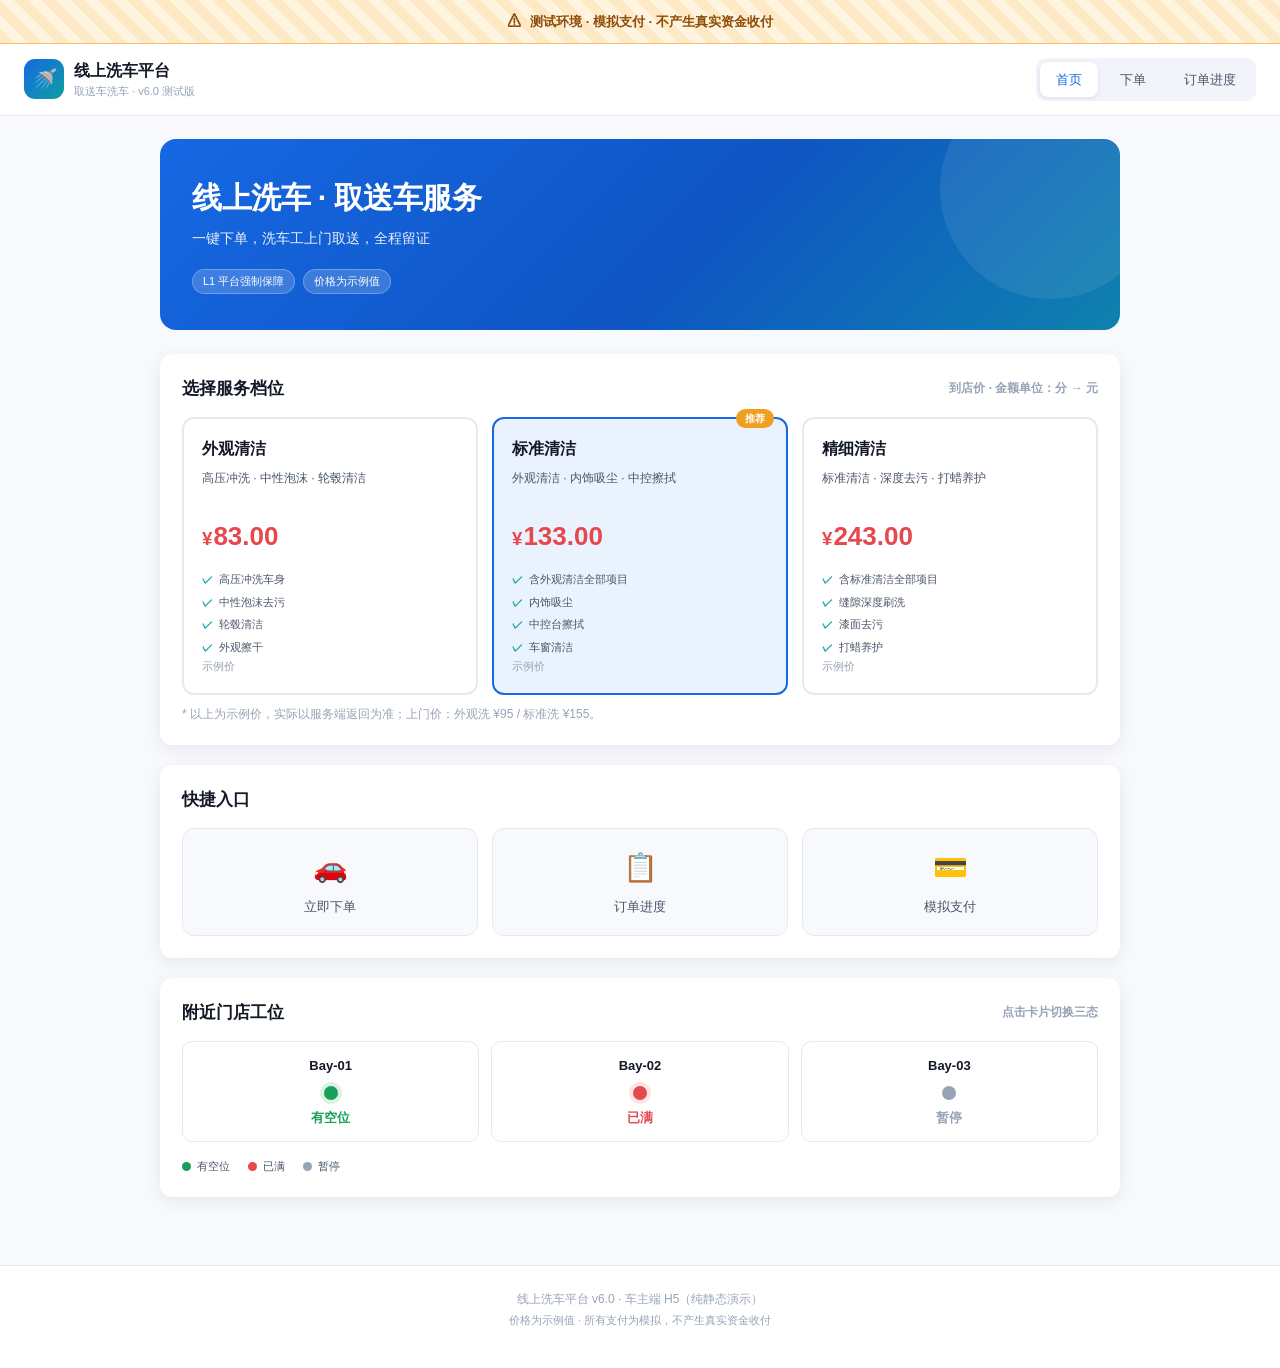
<file: backend/clients/h5/index.html>
<!DOCTYPE html>
<html lang="zh-CN">
<head>
  <meta charset="UTF-8" />
  <meta name="viewport" content="width=device-width, initial-scale=1.0, maximum-scale=1.0, user-scalable=no" />
  <meta name="theme-color" content="#1668E3" />
  <title>线上洗车平台 v6.0 · 车主服务（测试版）</title>
  <link rel="stylesheet" href="css/style.css" />
</head>
<body>
  <!-- 模拟支付红线：顶部常驻琥珀斜纹横幅（所有页面可见） -->
  <div class="sim-banner" role="alert">
    <span class="sim-icon">⚠</span>
    <span>测试环境 · 模拟支付 · 不产生真实资金收付</span>
  </div>

  <header class="topbar">
    <div class="brand">
      <span class="brand-logo">🚿</span>
      <div>
        <div class="brand-name">线上洗车平台</div>
        <div class="brand-sub">取送车洗车 · v6.0 测试版</div>
      </div>
    </div>
    <nav class="nav" aria-label="主导航">
      <a href="#/home" data-nav="home" class="nav-link active">首页</a>
      <a href="#/order" data-nav="order" class="nav-link">下单</a>
      <a href="#/progress" data-nav="progress" class="nav-link">订单进度</a>
    </nav>
  </header>

  <main id="app">
    <section id="view-home" class="view"></section>
    <section id="view-order" class="view" hidden></section>
    <section id="view-pay-success" class="view" hidden></section>
    <section id="view-progress" class="view" hidden></section>
  </main>

  <footer class="footer">
    <div>线上洗车平台 v6.0 · 车主端 H5（纯静态演示）</div>
    <div class="footer-sub">价格为示例值 · 所有支付为模拟，不产生真实资金收付</div>
  </footer>

  <div id="toast" class="toast" role="status" aria-live="polite"></div>
  <div id="modal-root"></div>

  <script src="js/app.js"></script>
</body>
</html>
</file>
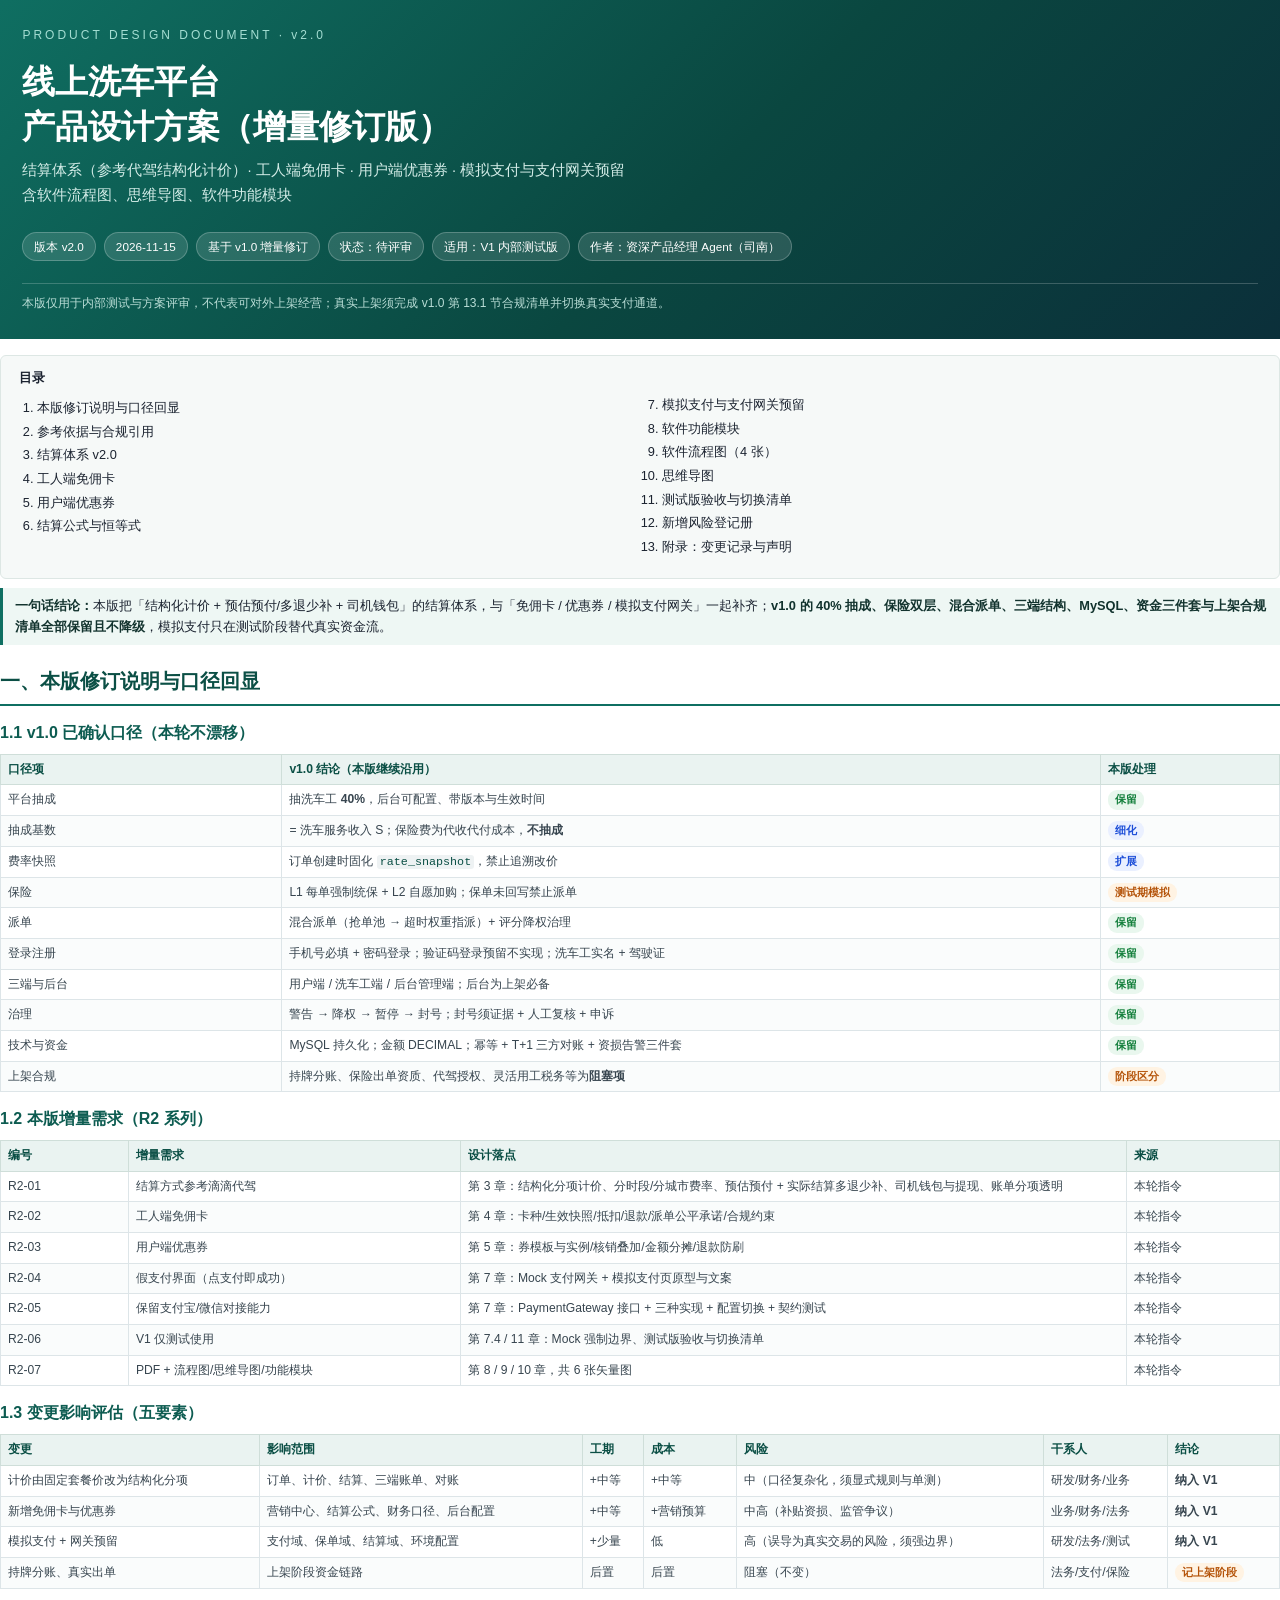
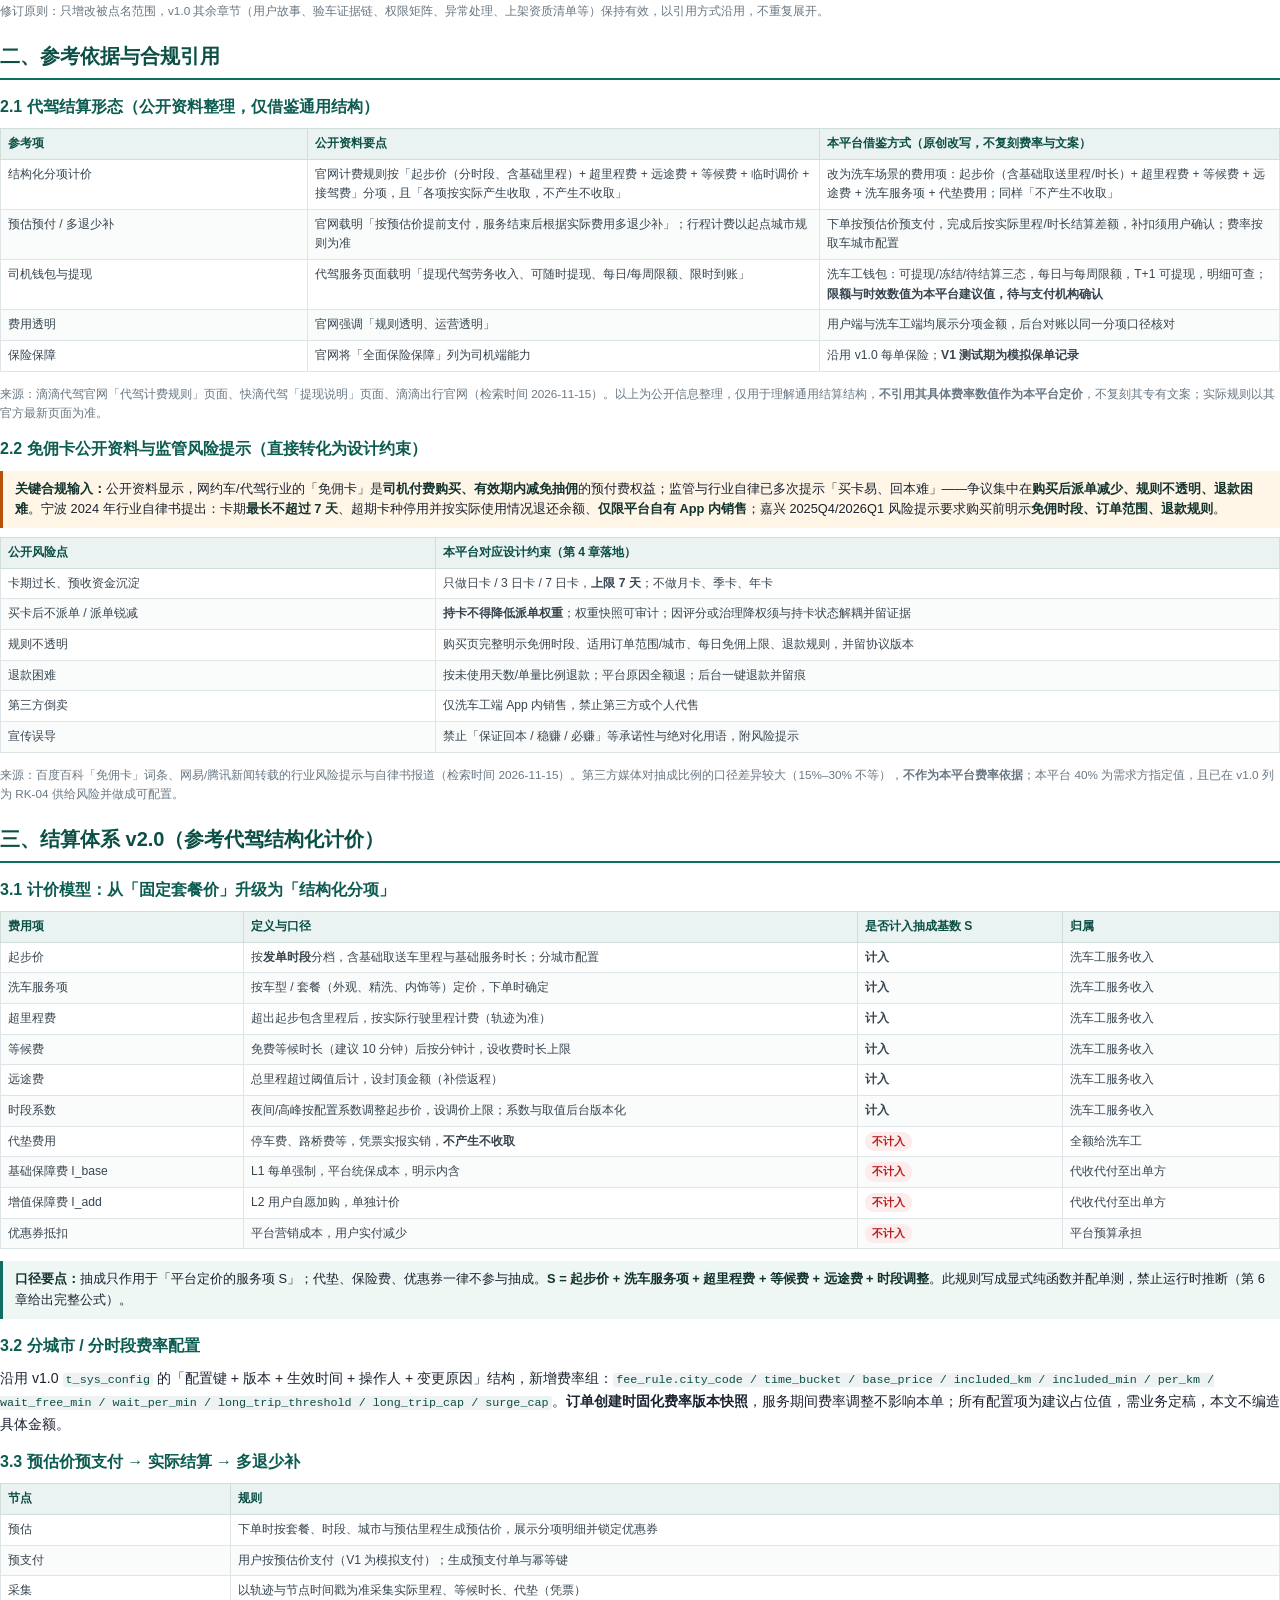
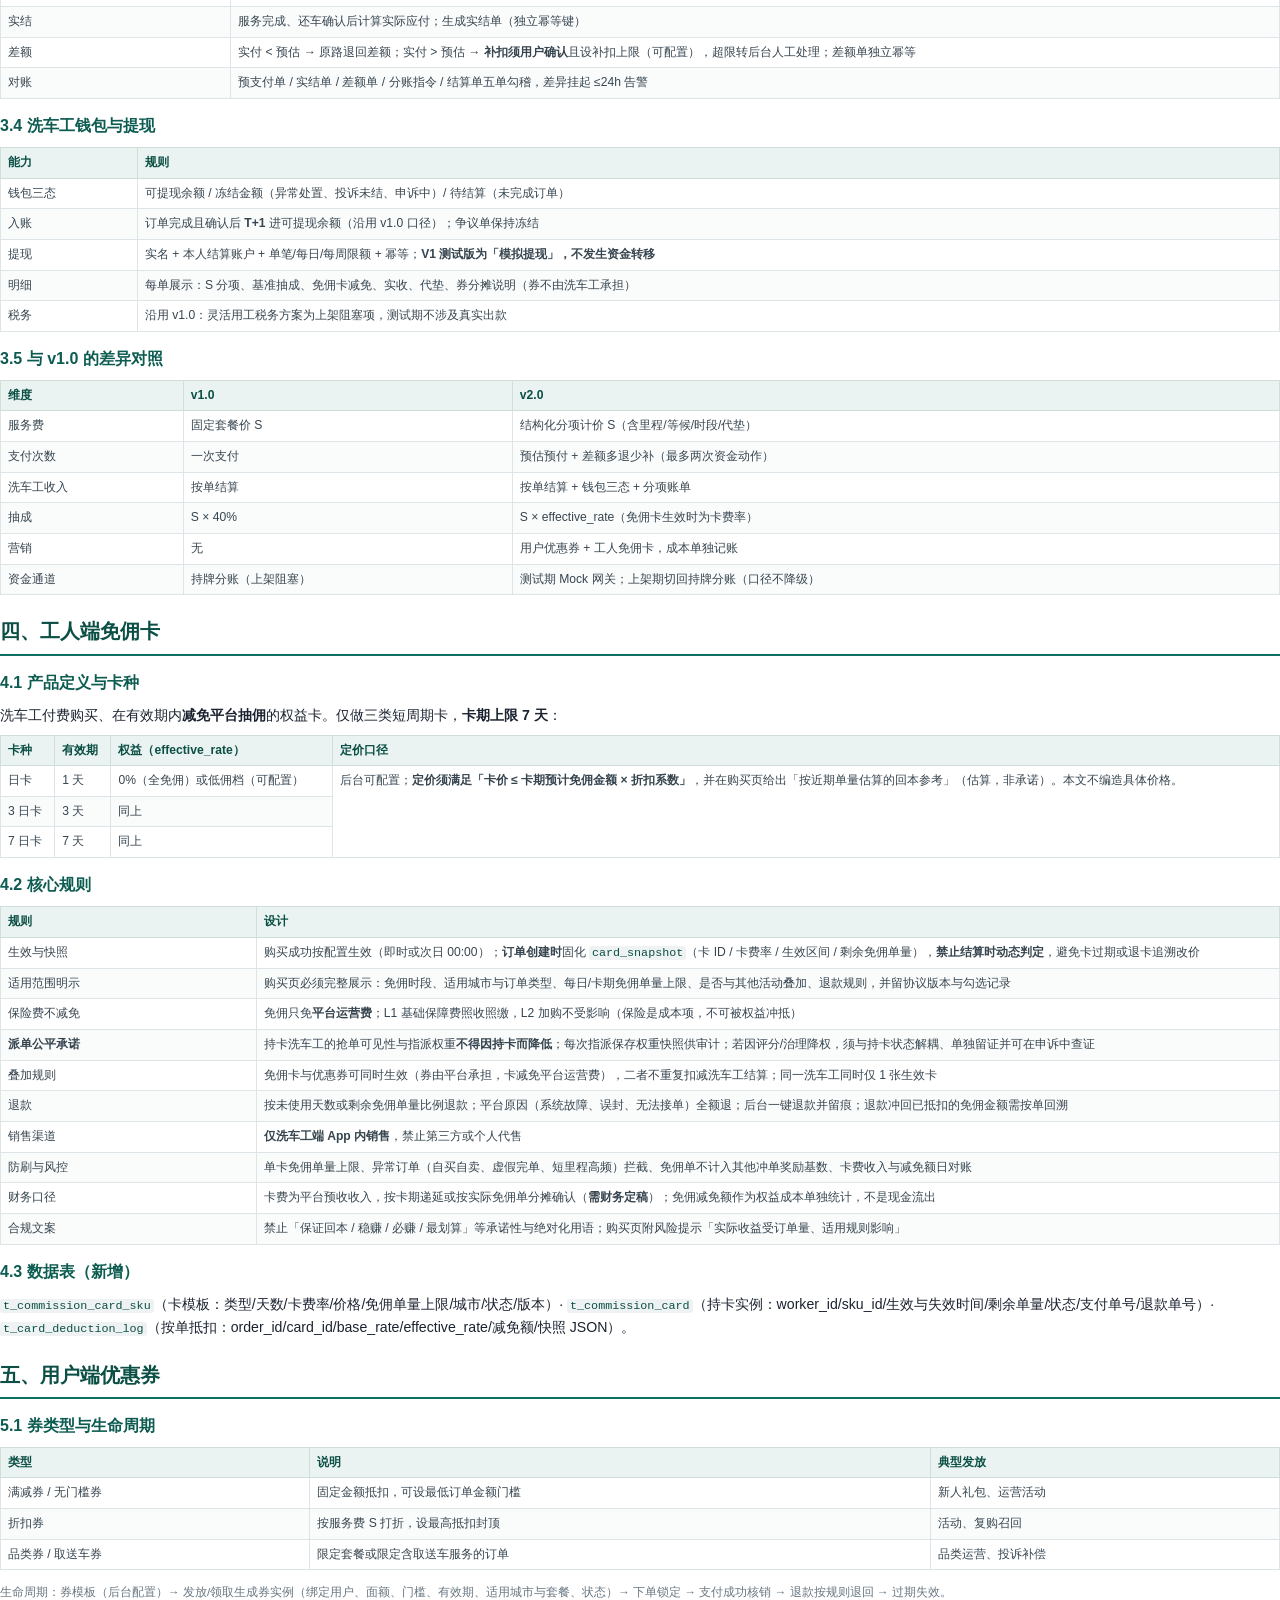
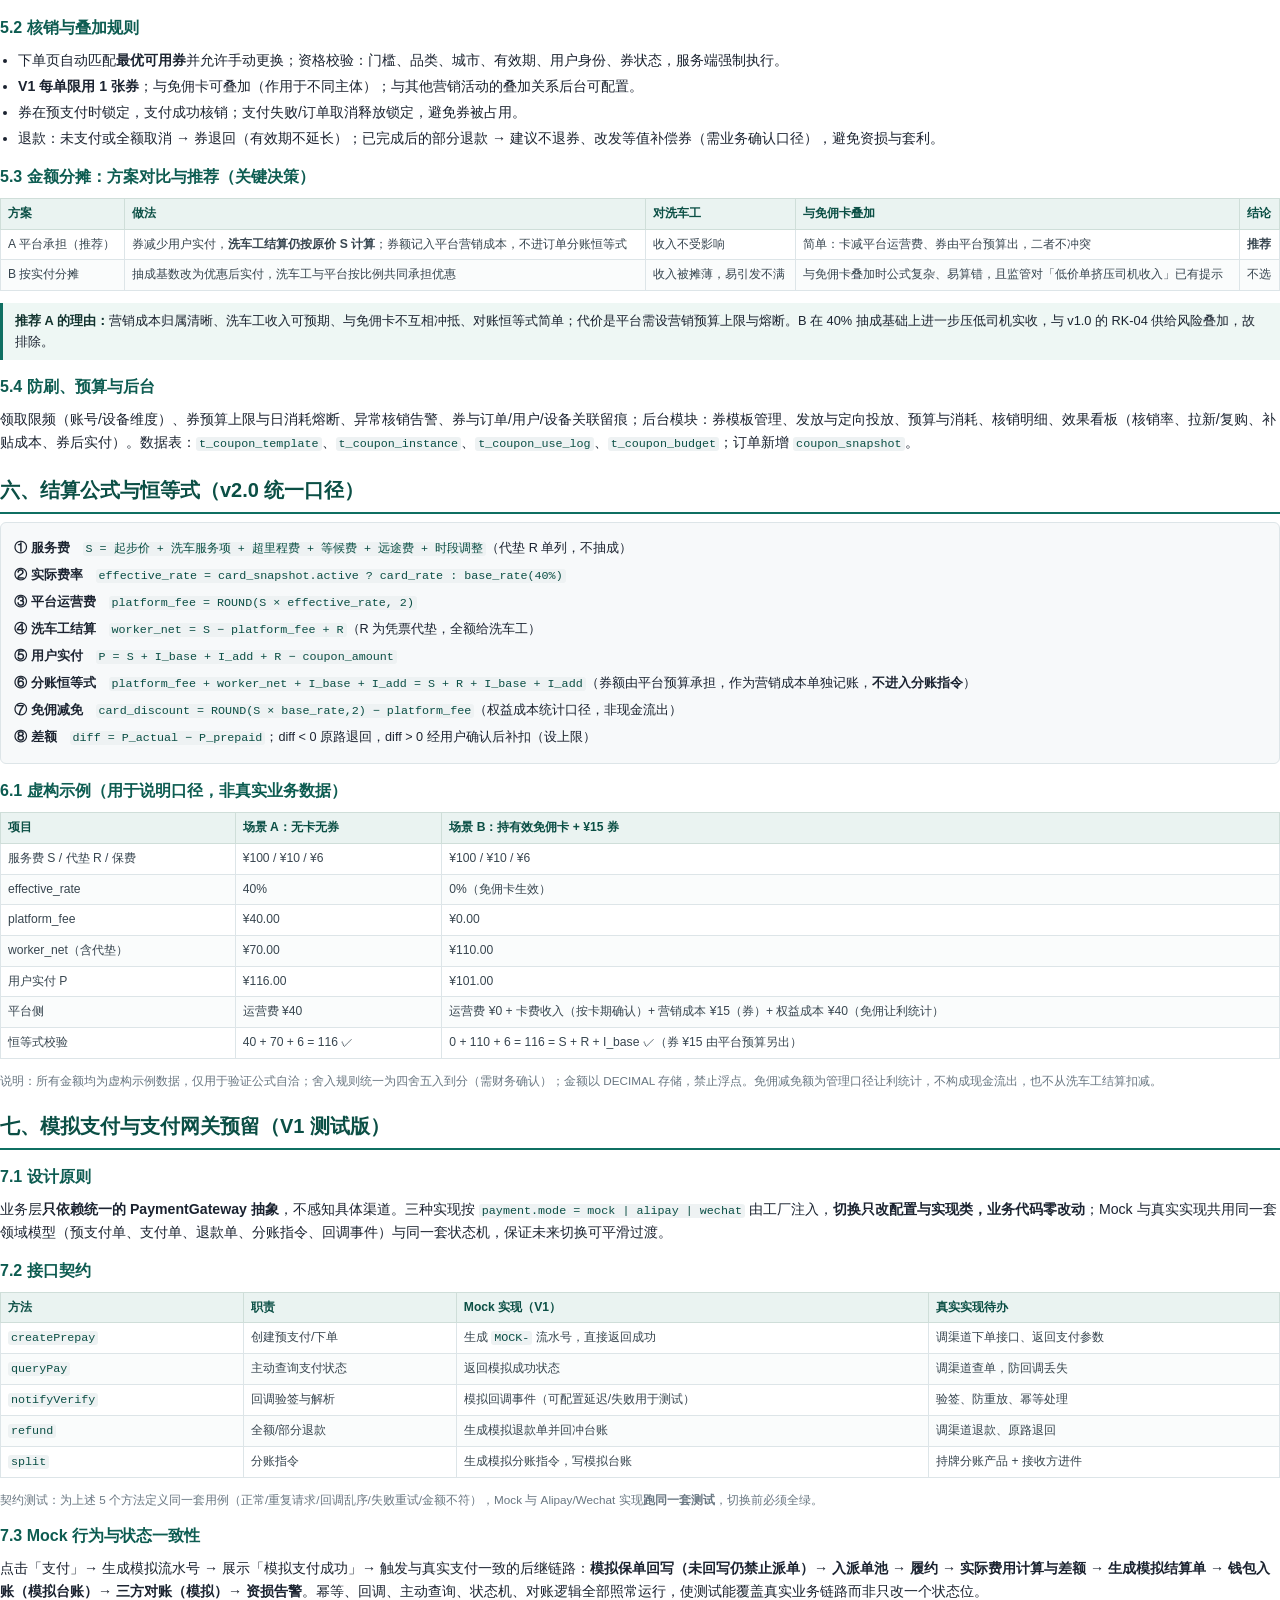
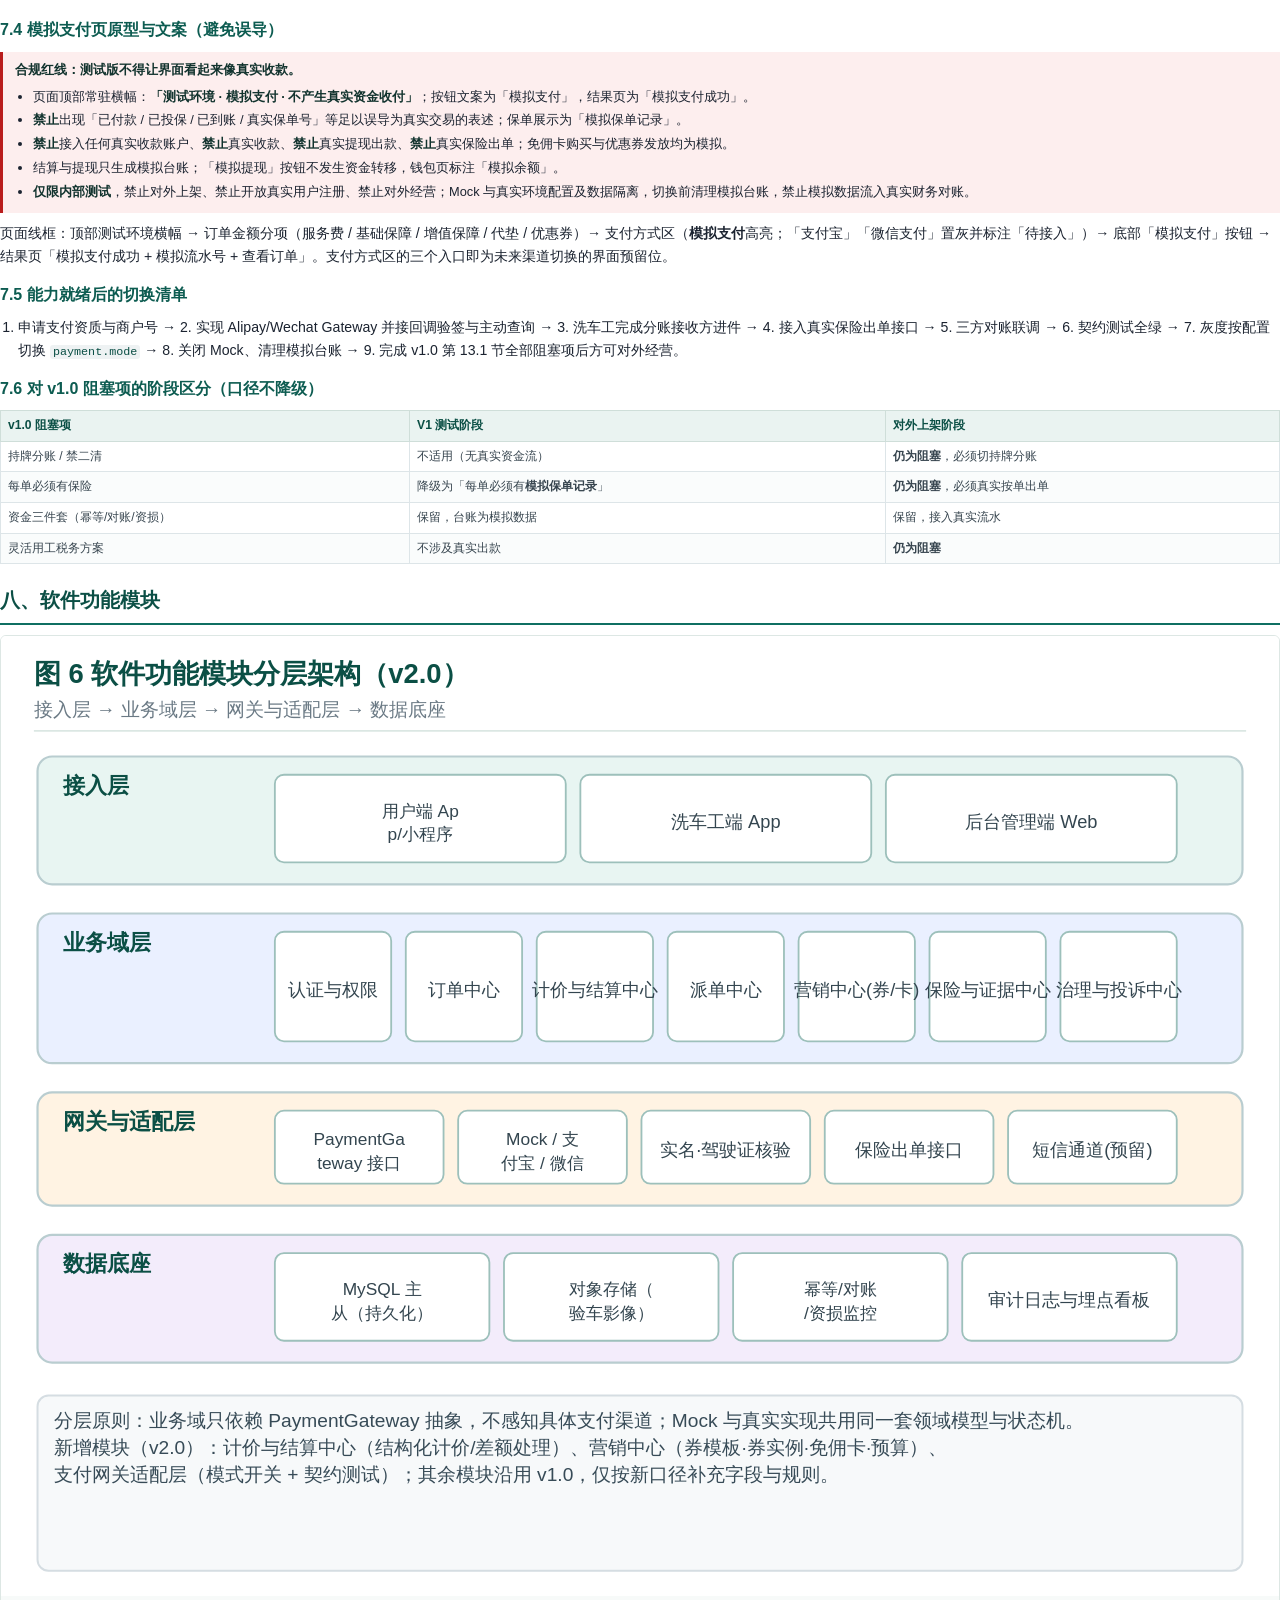
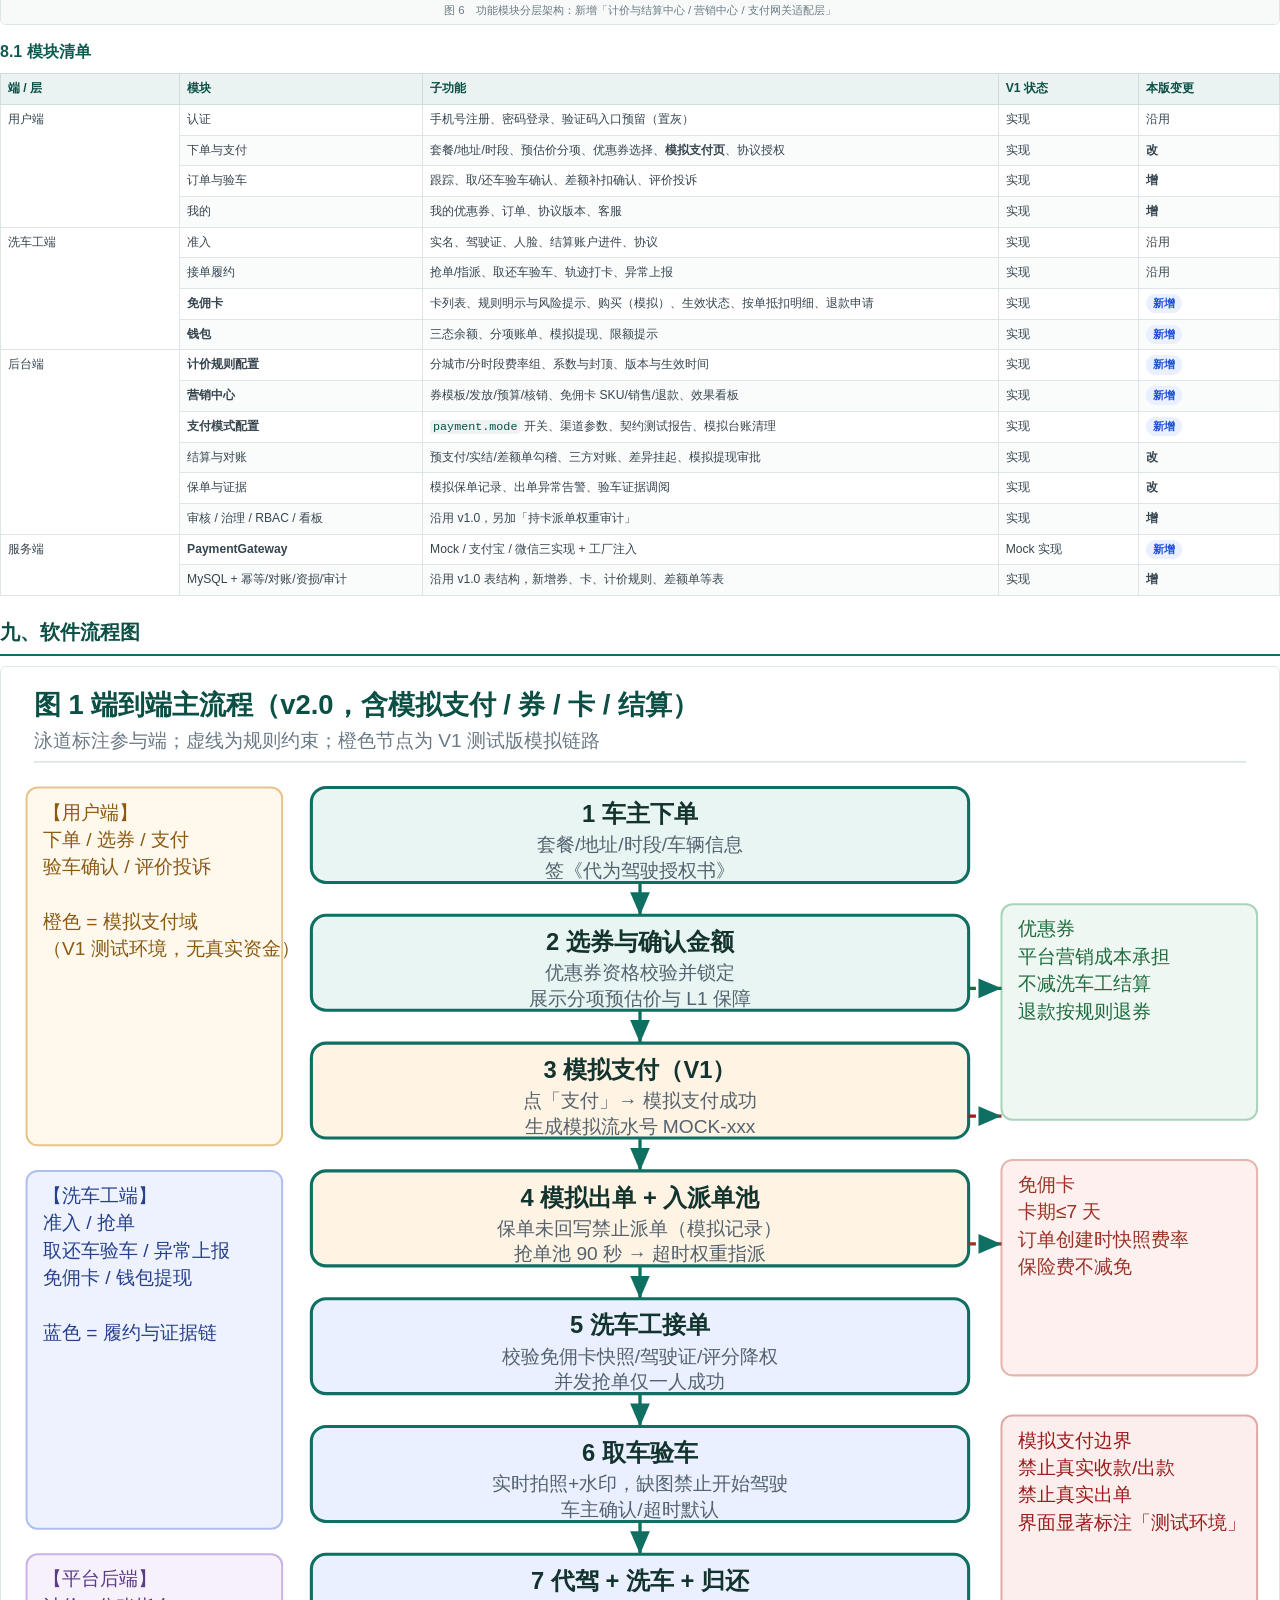
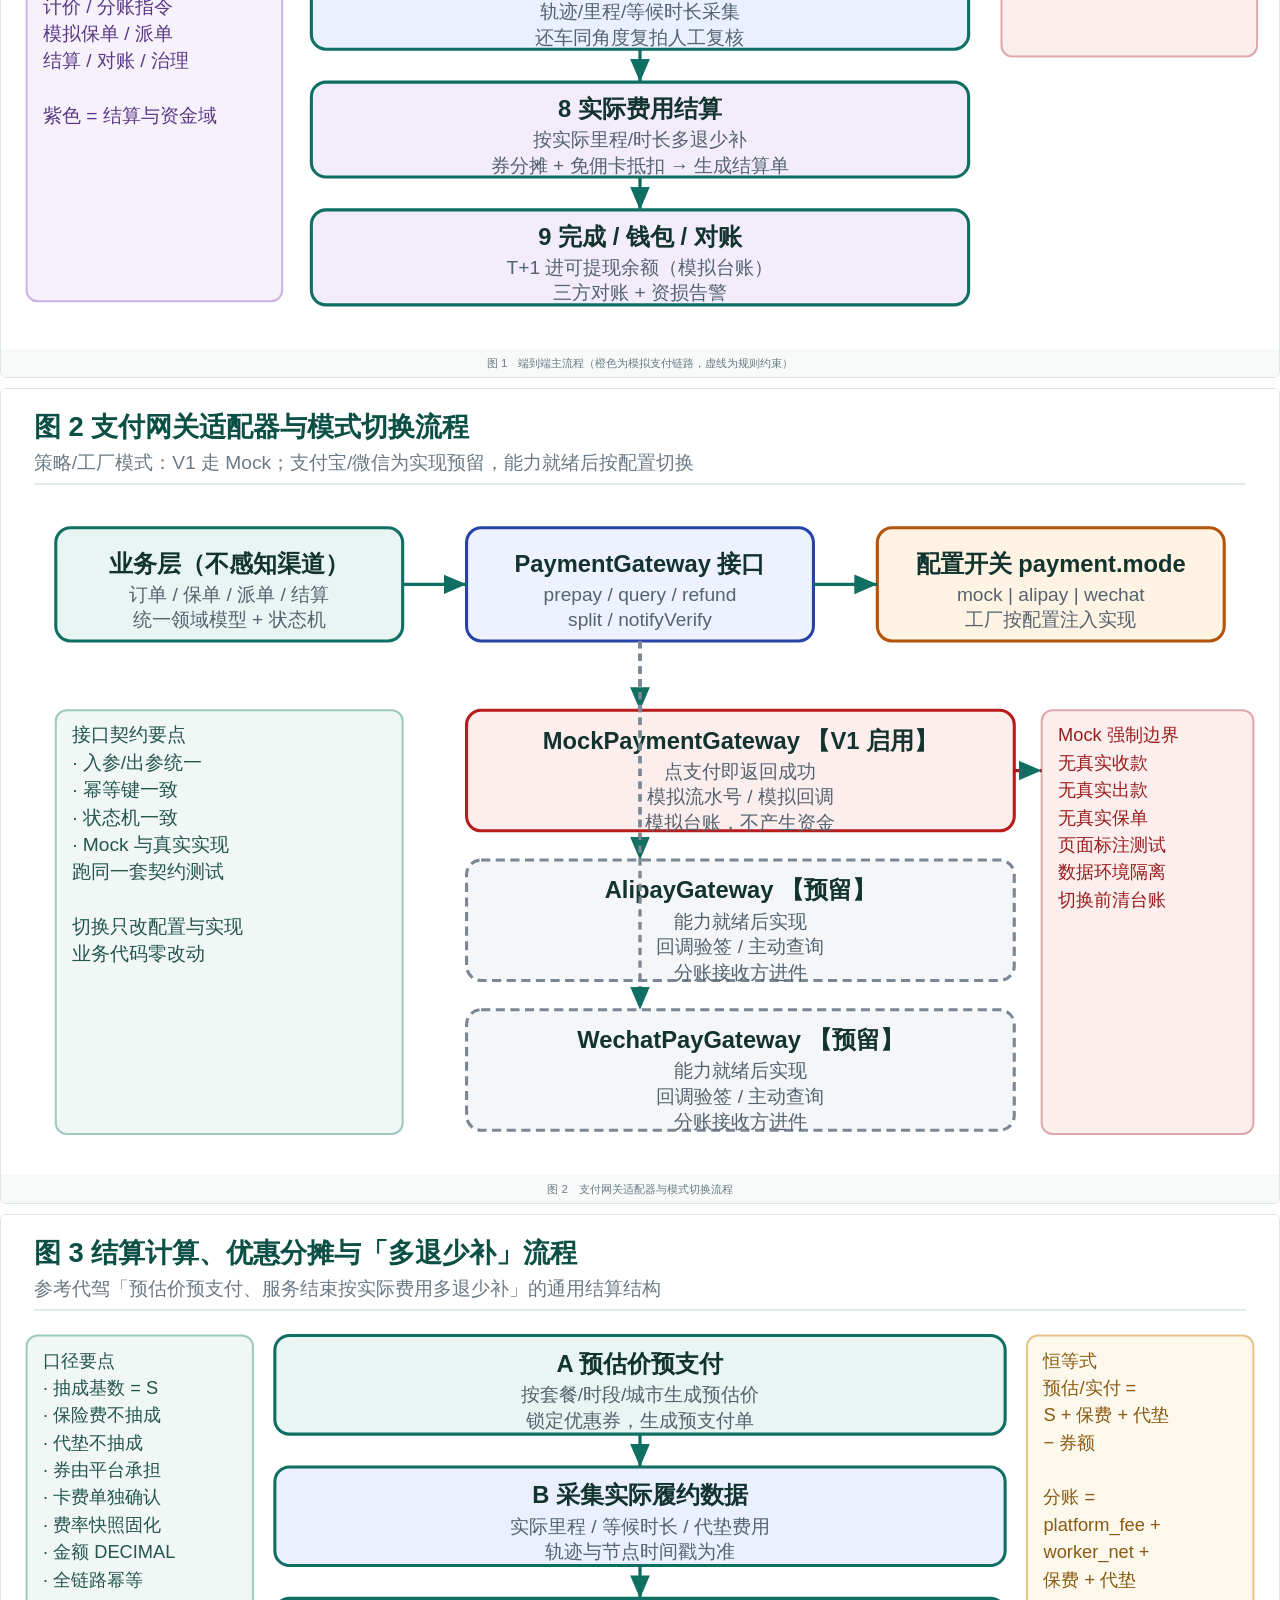
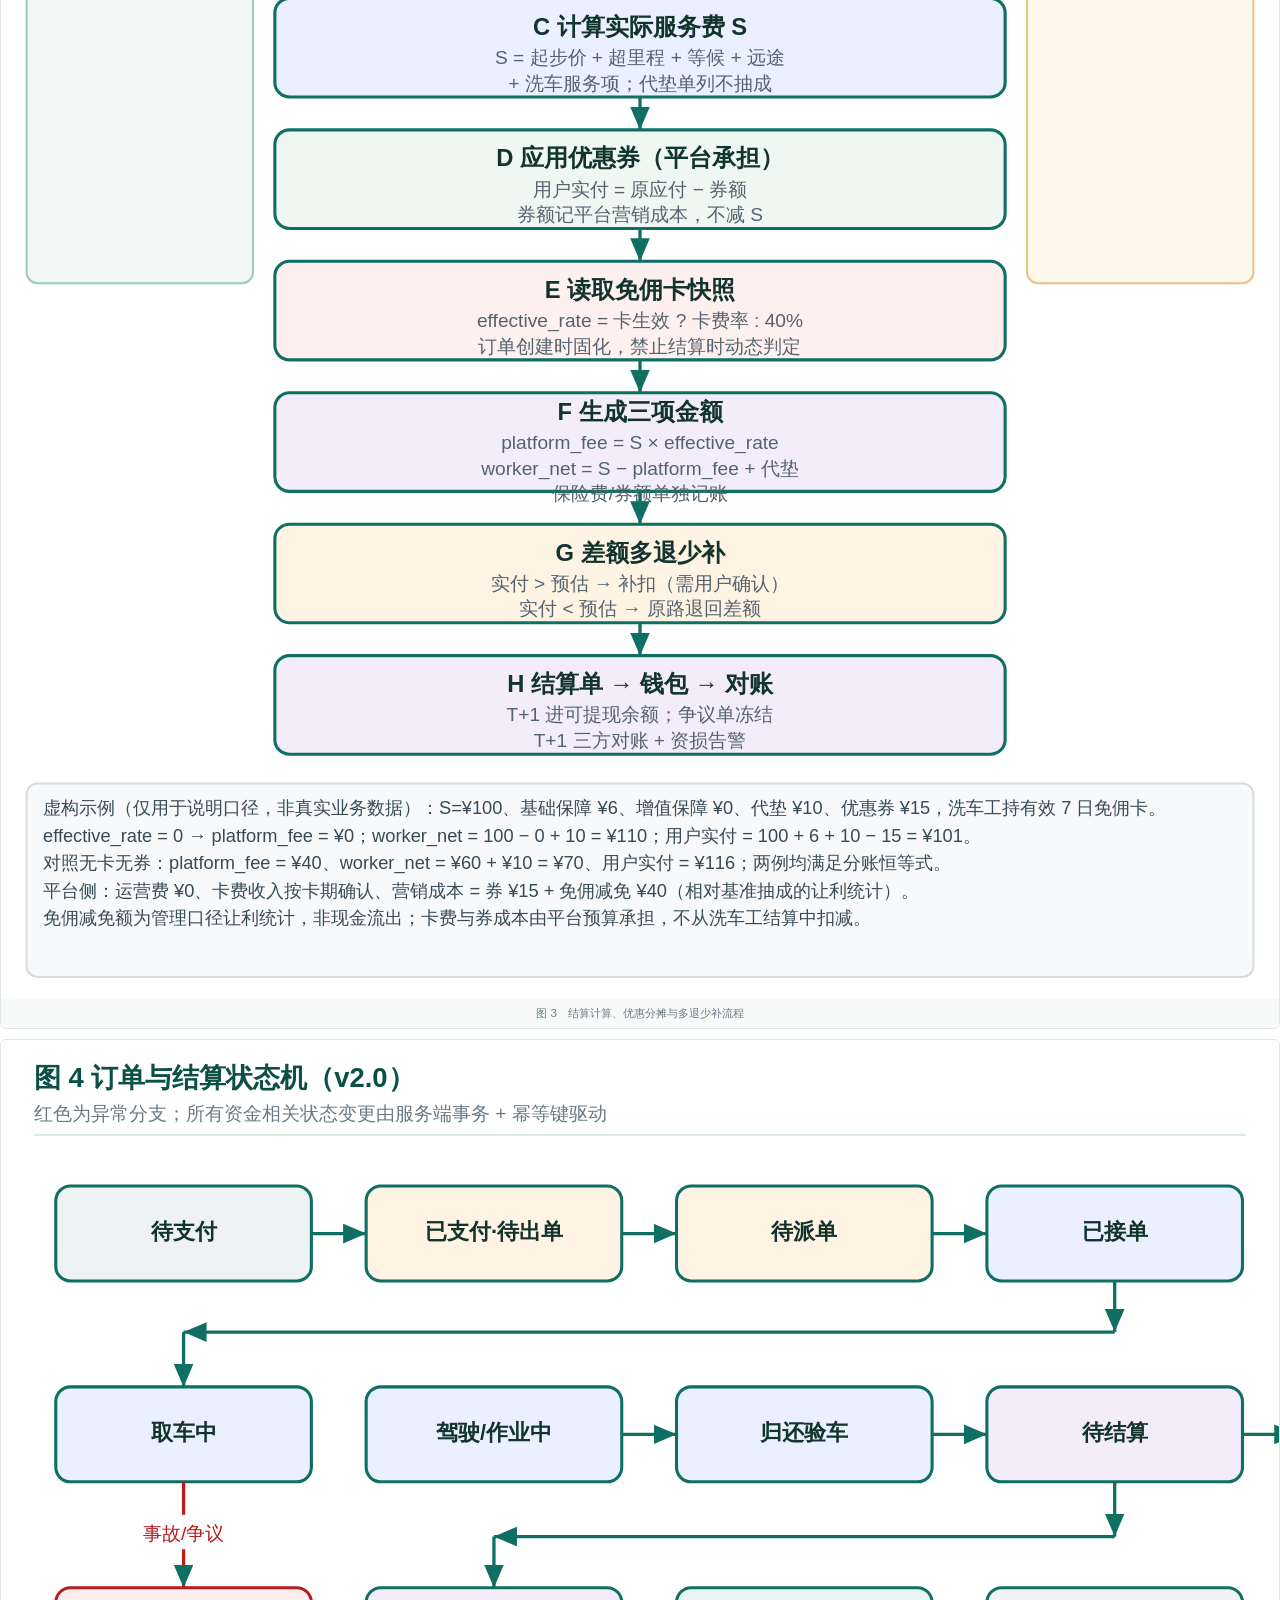
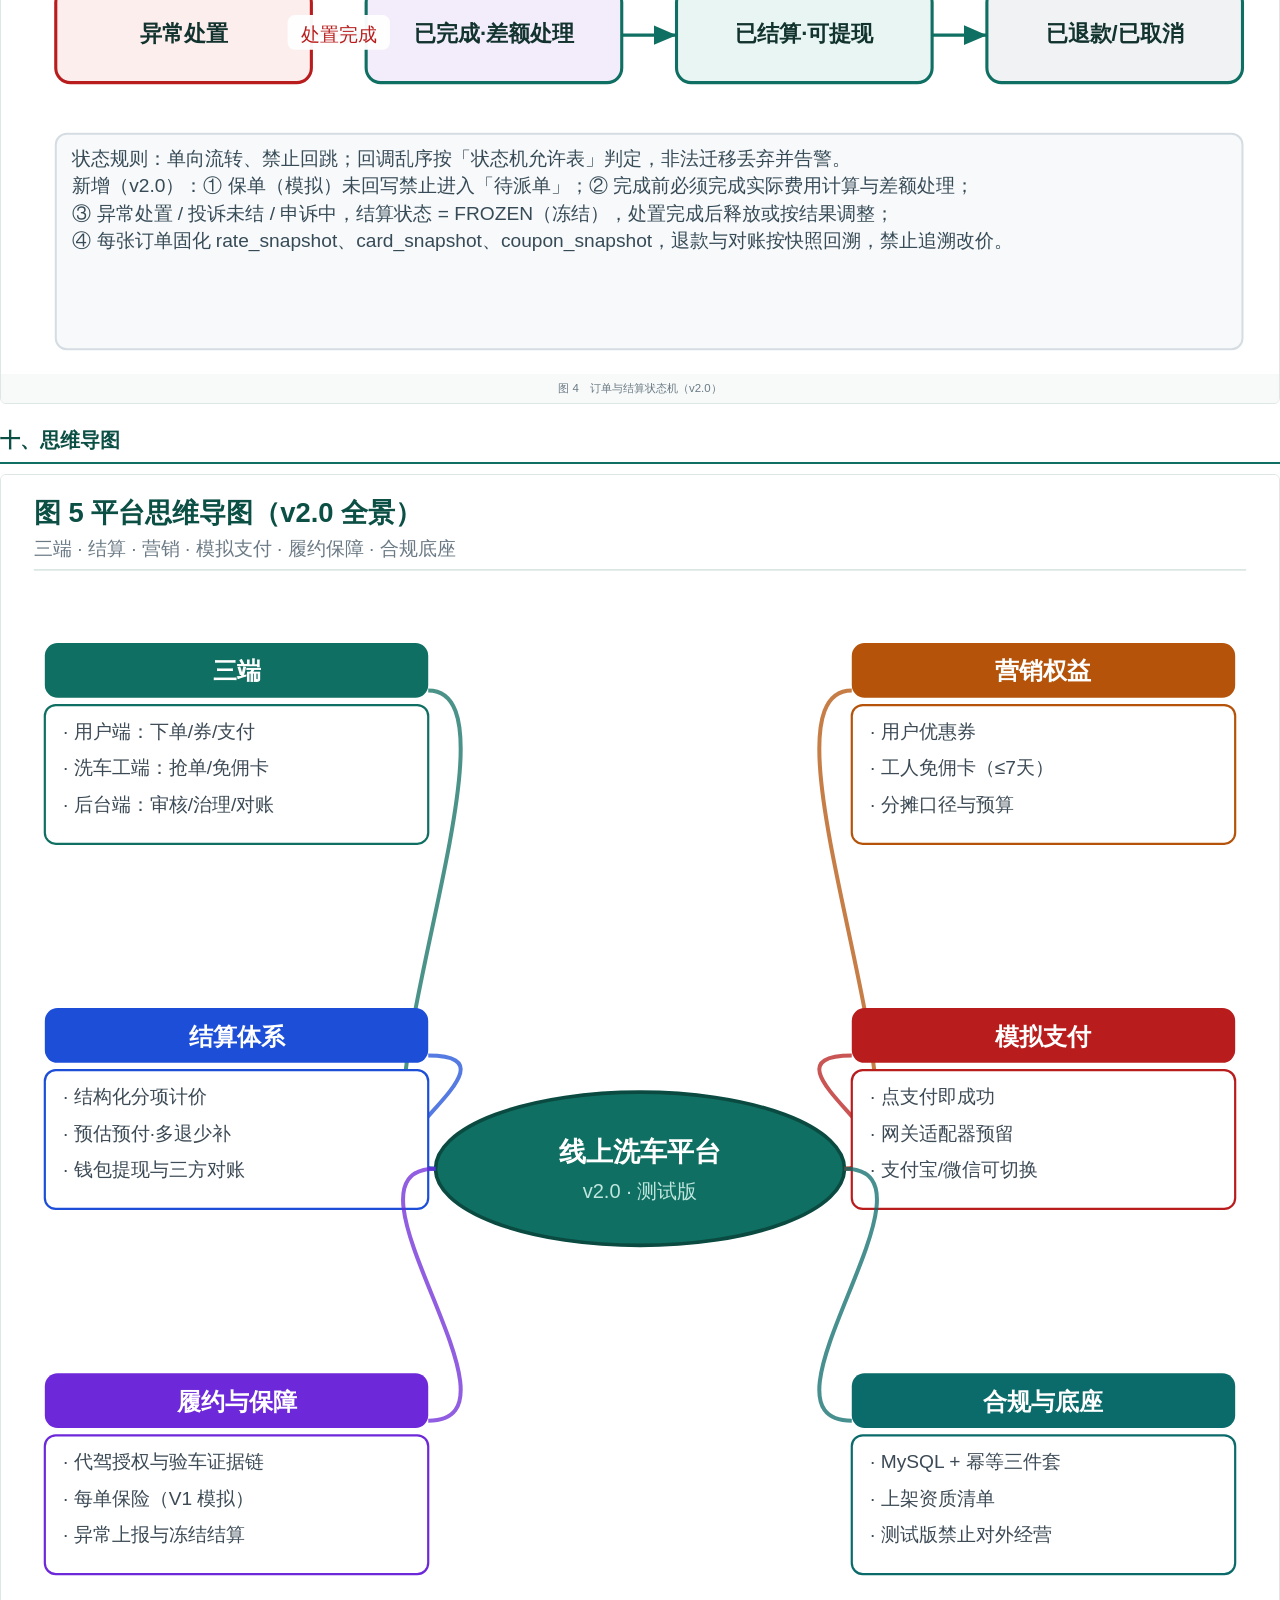
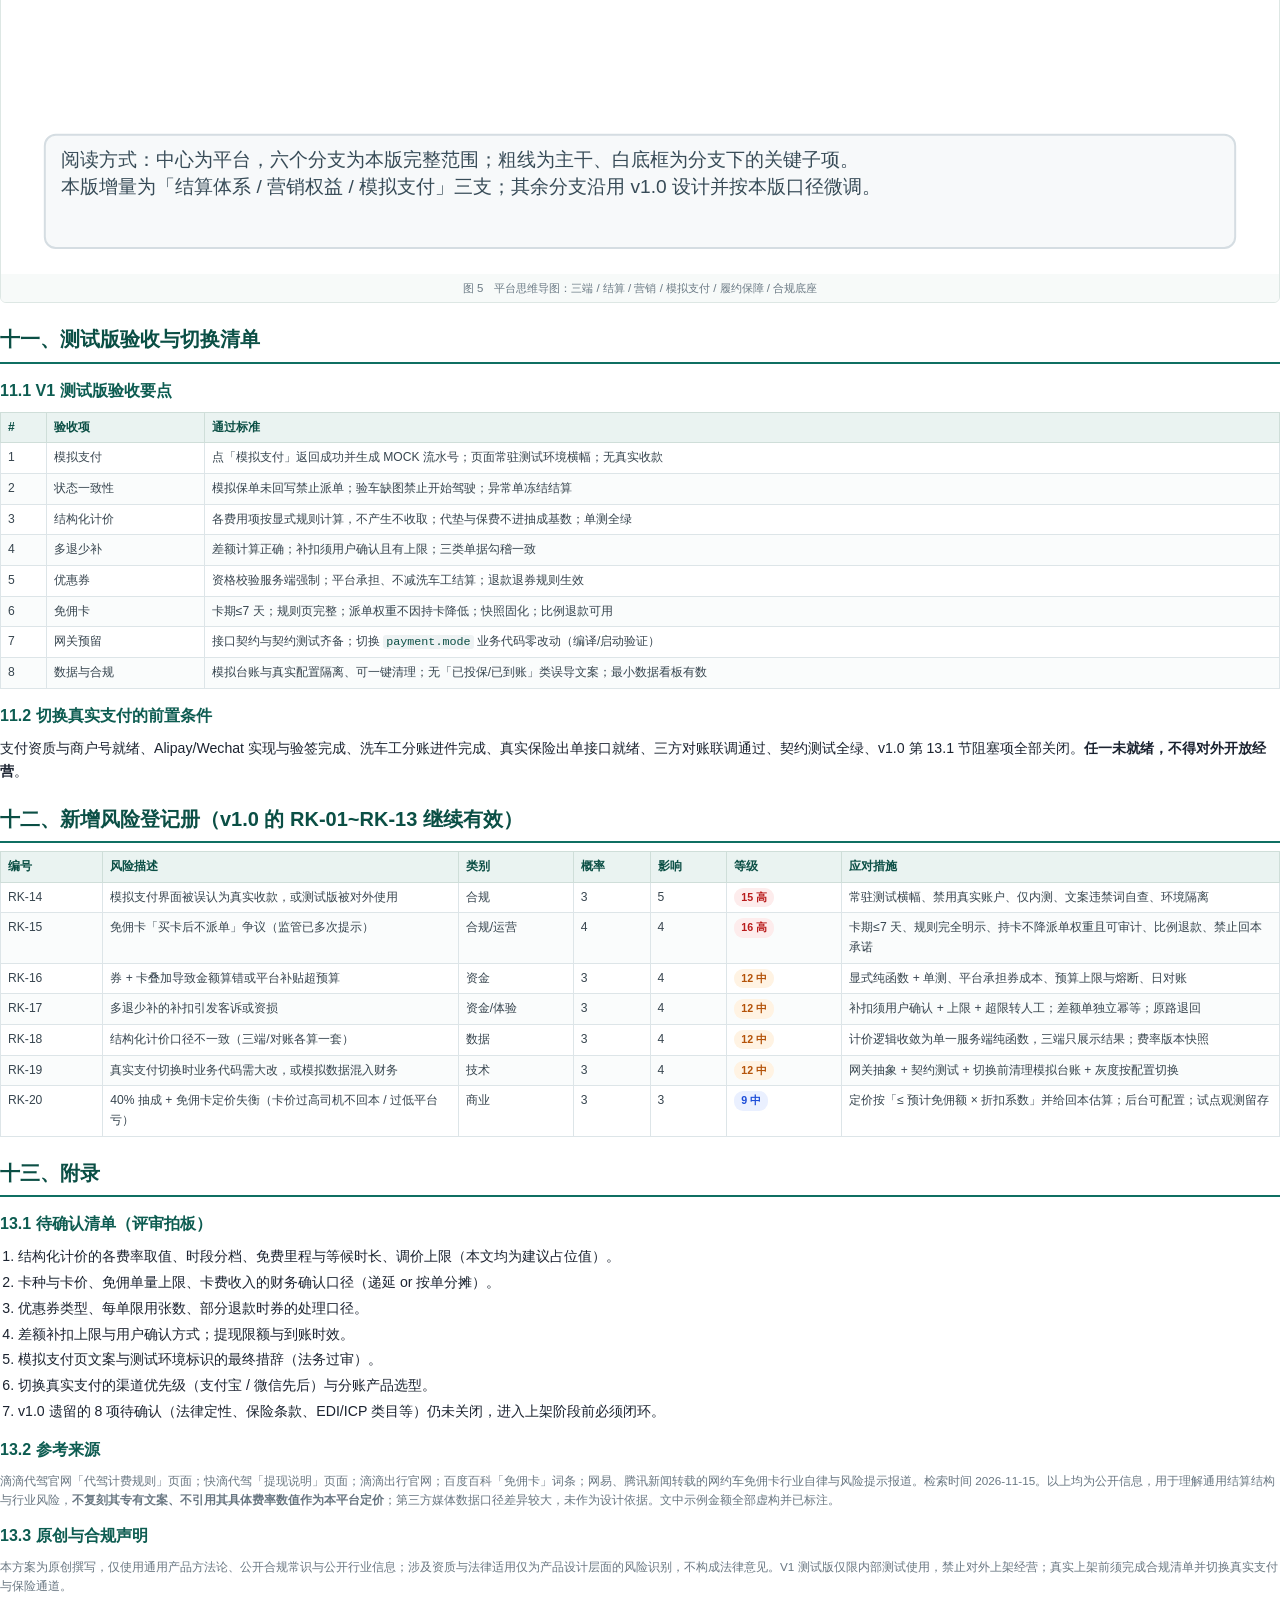
<file: docs/线上洗车平台-产品设计方案v2.0.html>
<!DOCTYPE html>
<html lang="zh-CN"><head><meta charset="UTF-8">
<title>线上洗车平台 · 产品设计方案 v2.0</title>
<style>
@page { size:A4; margin:15mm 13mm 16mm; }
*{box-sizing:border-box; -webkit-print-color-adjust:exact; print-color-adjust:exact;}
body{margin:0;color:#1b2330;background:#fff;font-family:'Noto Sans CJK SC',sans-serif;
 font-size:10.6pt;line-height:1.62;}
h1,h2,h3,h4{color:#0b4f45;margin:0 0 8px;break-after:avoid;}
h2{font-size:15pt;border-bottom:2px solid #0f6f62;padding-bottom:6px;margin-top:20px;}
h3{font-size:12pt;margin-top:14px;color:#0d5c51;}
h4{font-size:10.8pt;margin-top:10px;}
p{margin:6px 0;}
ul,ol{margin:6px 0 8px;padding-left:18px;} li{margin:3px 0;}
table{width:100%;border-collapse:collapse;margin:8px 0 12px;font-size:9.1pt;}
th{background:#eaf3f1;color:#0b4f45;text-align:left;padding:5px 7px;border:1px solid #cfded9;font-weight:700;}
td{padding:5px 7px;border:1px solid #dde5e8;vertical-align:top;color:#37454f;}
tbody tr:nth-child(even){background:#fafcfc;}
code{font-family:'Noto Sans Mono CJK SC',monospace;background:#eef2f3;color:#0b4f45;
 padding:0 3px;border-radius:3px;font-size:8.8pt;}
.small{font-size:8.8pt;color:#697782;}
.lead{font-size:10.8pt;color:#33454f;}
.tag{display:inline-block;padding:1px 7px;border-radius:9px;font-size:8pt;font-weight:700;}
.t-red{background:#fdecec;color:#b91c1c;} .t-org{background:#fff3e3;color:#b45309;}
.t-green{background:#e9f7ee;color:#15803d;} .t-blue{background:#eaf0ff;color:#1d4ed8;}
.t-gray{background:#eceff2;color:#4a5568;}
.callout{border-left:3.5px solid #0f6f62;background:#eef7f4;padding:8px 12px;margin:9px 0;font-size:9.6pt;}
.callout.warn{border-color:#b45309;background:#fff6e8;}
.callout.danger{border-color:#b91c1c;background:#fdeeee;}
.callout b{color:#12332e;}
.page{break-after:page;} .figure{margin:10px 0;break-inside:avoid;border:1px solid #dde7e4;border-radius:6px;overflow:hidden;}
.figure svg{display:block;width:100%;height:auto;}
.cover{background:linear-gradient(135deg,#0f6f62,#0a4740 55%,#0b2f3a);color:#fff;
 padding:34px 30px 26px;margin:-2mm -2mm 0;border-radius:0;}
.cover .k{font-size:9pt;letter-spacing:3px;color:#a4ddd2;}
.cover h1{color:#fff;font-size:25pt;margin:14px 0 8px;line-height:1.35;}
.cover .sub{font-size:11pt;color:#d3ece7;line-height:1.7;}
.cover .meta{margin-top:24px;display:flex;flex-wrap:wrap;gap:8px;}
.cover .meta span{background:rgba(255,255,255,.13);border:1px solid rgba(255,255,255,.22);
 padding:4px 11px;border-radius:16px;font-size:8.8pt;}
.cover .disc{margin-top:22px;font-size:9pt;color:#b9ddd6;border-top:1px solid rgba(255,255,255,.2);padding-top:10px;}
.toc{background:#f6f9f8;border:1px solid #dde7e4;border-radius:6px;padding:12px 18px;font-size:9.6pt;}
.toc ol{columns:2;column-gap:26px;}
.figcap{font-size:8.6pt;color:#6b7a85;text-align:center;padding:5px;background:#f7faf9;}
.kv{background:#f7f9fa;border:1px solid #dde5e8;border-radius:6px;padding:9px 13px;font-size:9.5pt;}
.foot{margin-top:16px;border-top:1px solid #dde5e8;padding-top:9px;font-size:8.8pt;color:#697782;}
</style></head><body>

<div class="cover">
 <div class="k">PRODUCT DESIGN DOCUMENT · v2.0</div>
 <h1>线上洗车平台<br>产品设计方案（增量修订版）</h1>
 <div class="sub">结算体系（参考代驾结构化计价）· 工人端免佣卡 · 用户端优惠券 · 模拟支付与支付网关预留<br>含软件流程图、思维导图、软件功能模块</div>
 <div class="meta"><span>版本 v2.0</span><span>2026-11-15</span><span>基于 v1.0 增量修订</span>
 <span>状态：待评审</span><span>适用：V1 内部测试版</span><span>作者：资深产品经理 Agent（司南）</span></div>
 <div class="disc">本版仅用于内部测试与方案评审，不代表可对外上架经营；真实上架须完成 v1.0 第 13.1 节合规清单并切换真实支付通道。</div>
</div>

<div class="toc" style="margin-top:16px;">
<b>目录</b><ol>
<li>本版修订说明与口径回显</li><li>参考依据与合规引用</li><li>结算体系 v2.0</li>
<li>工人端免佣卡</li><li>用户端优惠券</li><li>结算公式与恒等式</li>
<li>模拟支付与支付网关预留</li><li>软件功能模块</li><li>软件流程图（4 张）</li>
<li>思维导图</li><li>测试版验收与切换清单</li><li>新增风险登记册</li><li>附录：变更记录与声明</li>
</ol></div>
<div class="callout"><b>一句话结论：</b>本版把「结构化计价 + 预估预付/多退少补 + 司机钱包」的结算体系，与「免佣卡 / 优惠券 / 模拟支付网关」一起补齐；<b>v1.0 的 40% 抽成、保险双层、混合派单、三端结构、MySQL、资金三件套与上架合规清单全部保留且不降级</b>，模拟支付只在测试阶段替代真实资金流。</div>


<h2>一、本版修订说明与口径回显</h2>
<h3>1.1 v1.0 已确认口径（本轮不漂移）</h3>
<table><thead><tr><th style="width:22%">口径项</th><th>v1.0 结论（本版继续沿用）</th><th style="width:14%">本版处理</th></tr></thead><tbody>
<tr><td>平台抽成</td><td>抽洗车工 <b>40%</b>，后台可配置、带版本与生效时间</td><td><span class="tag t-green">保留</span></td></tr>
<tr><td>抽成基数</td><td>= 洗车服务收入 S；保险费为代收代付成本，<b>不抽成</b></td><td><span class="tag t-blue">细化</span></td></tr>
<tr><td>费率快照</td><td>订单创建时固化 <code>rate_snapshot</code>，禁止追溯改价</td><td><span class="tag t-blue">扩展</span></td></tr>
<tr><td>保险</td><td>L1 每单强制统保 + L2 自愿加购；保单未回写禁止派单</td><td><span class="tag t-org">测试期模拟</span></td></tr>
<tr><td>派单</td><td>混合派单（抢单池 → 超时权重指派）+ 评分降权治理</td><td><span class="tag t-green">保留</span></td></tr>
<tr><td>登录注册</td><td>手机号必填 + 密码登录；验证码登录预留不实现；洗车工实名 + 驾驶证</td><td><span class="tag t-green">保留</span></td></tr>
<tr><td>三端与后台</td><td>用户端 / 洗车工端 / 后台管理端；后台为上架必备</td><td><span class="tag t-green">保留</span></td></tr>
<tr><td>治理</td><td>警告 → 降权 → 暂停 → 封号；封号须证据 + 人工复核 + 申诉</td><td><span class="tag t-green">保留</span></td></tr>
<tr><td>技术与资金</td><td>MySQL 持久化；金额 DECIMAL；幂等 + T+1 三方对账 + 资损告警三件套</td><td><span class="tag t-green">保留</span></td></tr>
<tr><td>上架合规</td><td>持牌分账、保险出单资质、代驾授权、灵活用工税务等为<b>阻塞项</b></td><td><span class="tag t-org">阶段区分</span></td></tr>
</tbody></table>

<h3>1.2 本版增量需求（R2 系列）</h3>
<table><thead><tr><th style="width:10%">编号</th><th style="width:26%">增量需求</th><th>设计落点</th><th style="width:12%">来源</th></tr></thead><tbody>
<tr><td>R2-01</td><td>结算方式参考滴滴代驾</td><td>第 3 章：结构化分项计价、分时段/分城市费率、预估预付 + 实际结算多退少补、司机钱包与提现、账单分项透明</td><td>本轮指令</td></tr>
<tr><td>R2-02</td><td>工人端免佣卡</td><td>第 4 章：卡种/生效快照/抵扣/退款/派单公平承诺/合规约束</td><td>本轮指令</td></tr>
<tr><td>R2-03</td><td>用户端优惠券</td><td>第 5 章：券模板与实例/核销叠加/金额分摊/退款防刷</td><td>本轮指令</td></tr>
<tr><td>R2-04</td><td>假支付界面（点支付即成功）</td><td>第 7 章：Mock 支付网关 + 模拟支付页原型与文案</td><td>本轮指令</td></tr>
<tr><td>R2-05</td><td>保留支付宝/微信对接能力</td><td>第 7 章：PaymentGateway 接口 + 三种实现 + 配置切换 + 契约测试</td><td>本轮指令</td></tr>
<tr><td>R2-06</td><td>V1 仅测试使用</td><td>第 7.4 / 11 章：Mock 强制边界、测试版验收与切换清单</td><td>本轮指令</td></tr>
<tr><td>R2-07</td><td>PDF + 流程图/思维导图/功能模块</td><td>第 8 / 9 / 10 章，共 6 张矢量图</td><td>本轮指令</td></tr>
</tbody></table>

<h3>1.3 变更影响评估（五要素）</h3>
<table><thead><tr><th>变更</th><th>影响范围</th><th>工期</th><th>成本</th><th>风险</th><th>干系人</th><th>结论</th></tr></thead><tbody>
<tr><td>计价由固定套餐价改为结构化分项</td><td>订单、计价、结算、三端账单、对账</td><td>+中等</td><td>+中等</td><td>中（口径复杂化，须显式规则与单测）</td><td>研发/财务/业务</td><td><b>纳入 V1</b></td></tr>
<tr><td>新增免佣卡与优惠券</td><td>营销中心、结算公式、财务口径、后台配置</td><td>+中等</td><td>+营销预算</td><td>中高（补贴资损、监管争议）</td><td>业务/财务/法务</td><td><b>纳入 V1</b></td></tr>
<tr><td>模拟支付 + 网关预留</td><td>支付域、保单域、结算域、环境配置</td><td>+少量</td><td>低</td><td>高（误导为真实交易的风险，须强边界）</td><td>研发/法务/测试</td><td><b>纳入 V1</b></td></tr>
<tr><td>持牌分账、真实出单</td><td>上架阶段资金链路</td><td>后置</td><td>后置</td><td>阻塞（不变）</td><td>法务/支付/保险</td><td><span class="tag t-org">记上架阶段</span></td></tr>
</tbody></table>
<p class="small">修订原则：只增改被点名范围，v1.0 其余章节（用户故事、验车证据链、权限矩阵、异常处理、上架资质清单等）保持有效，以引用方式沿用，不重复展开。</p>

<h2>二、参考依据与合规引用</h2>
<h3>2.1 代驾结算形态（公开资料整理，仅借鉴通用结构）</h3>
<table><thead><tr><th style="width:24%">参考项</th><th>公开资料要点</th><th>本平台借鉴方式（原创改写，不复刻费率与文案）</th></tr></thead><tbody>
<tr><td>结构化分项计价</td><td>官网计费规则按「起步价（分时段、含基础里程）+ 超里程费 + 远途费 + 等候费 + 临时调价 + 接驾费」分项，且「各项按实际产生收取，不产生不收取」</td><td>改为洗车场景的费用项：起步价（含基础取送里程/时长）+ 超里程费 + 等候费 + 远途费 + 洗车服务项 + 代垫费用；同样「不产生不收取」</td></tr>
<tr><td>预估预付 / 多退少补</td><td>官网载明「按预估价提前支付，服务结束后根据实际费用多退少补」；行程计费以起点城市规则为准</td><td>下单按预估价预支付，完成后按实际里程/时长结算差额，补扣须用户确认；费率按取车城市配置</td></tr>
<tr><td>司机钱包与提现</td><td>代驾服务页面载明「提现代驾劳务收入、可随时提现、每日/每周限额、限时到账」</td><td>洗车工钱包：可提现/冻结/待结算三态，每日与每周限额，T+1 可提现，明细可查；<b>限额与时效数值为本平台建议值，待与支付机构确认</b></td></tr>
<tr><td>费用透明</td><td>官网强调「规则透明、运营透明」</td><td>用户端与洗车工端均展示分项金额，后台对账以同一分项口径核对</td></tr>
<tr><td>保险保障</td><td>官网将「全面保险保障」列为司机端能力</td><td>沿用 v1.0 每单保险；<b>V1 测试期为模拟保单记录</b></td></tr>
</tbody></table>
<p class="small">来源：滴滴代驾官网「代驾计费规则」页面、快滴代驾「提现说明」页面、滴滴出行官网（检索时间 2026-11-15）。以上为公开信息整理，仅用于理解通用结算结构，<b>不引用其具体费率数值作为本平台定价</b>，不复刻其专有文案；实际规则以其官方最新页面为准。</p>

<h3>2.2 免佣卡公开资料与监管风险提示（直接转化为设计约束）</h3>
<div class="callout warn"><b>关键合规输入：</b>公开资料显示，网约车/代驾行业的「免佣卡」是<b>司机付费购买、有效期内减免抽佣</b>的预付费权益；监管与行业自律已多次提示「买卡易、回本难」——争议集中在<b>购买后派单减少、规则不透明、退款困难</b>。宁波 2024 年行业自律书提出：卡期<b>最长不超过 7 天</b>、超期卡种停用并按实际使用情况退还余额、<b>仅限平台自有 App 内销售</b>；嘉兴 2025Q4/2026Q1 风险提示要求购买前明示<b>免佣时段、订单范围、退款规则</b>。</div>
<table><thead><tr><th style="width:34%">公开风险点</th><th>本平台对应设计约束（第 4 章落地）</th></tr></thead><tbody>
<tr><td>卡期过长、预收资金沉淀</td><td>只做日卡 / 3 日卡 / 7 日卡，<b>上限 7 天</b>；不做月卡、季卡、年卡</td></tr>
<tr><td>买卡后不派单 / 派单锐减</td><td><b>持卡不得降低派单权重</b>；权重快照可审计；因评分或治理降权须与持卡状态解耦并留证据</td></tr>
<tr><td>规则不透明</td><td>购买页完整明示免佣时段、适用订单范围/城市、每日免佣上限、退款规则，并留协议版本</td></tr>
<tr><td>退款困难</td><td>按未使用天数/单量比例退款；平台原因全额退；后台一键退款并留痕</td></tr>
<tr><td>第三方倒卖</td><td>仅洗车工端 App 内销售，禁止第三方或个人代售</td></tr>
<tr><td>宣传误导</td><td>禁止「保证回本 / 稳赚 / 必赚」等承诺性与绝对化用语，附风险提示</td></tr>
</tbody></table>
<p class="small">来源：百度百科「免佣卡」词条、网易/腾讯新闻转载的行业风险提示与自律书报道（检索时间 2026-11-15）。第三方媒体对抽成比例的口径差异较大（15%–30% 不等），<b>不作为本平台费率依据</b>；本平台 40% 为需求方指定值，且已在 v1.0 列为 RK-04 供给风险并做成可配置。</p>

<h2>三、结算体系 v2.0（参考代驾结构化计价）</h2>
<h3>3.1 计价模型：从「固定套餐价」升级为「结构化分项」</h3>
<table><thead><tr><th style="width:19%">费用项</th><th>定义与口径</th><th style="width:16%">是否计入抽成基数 S</th><th style="width:17%">归属</th></tr></thead><tbody>
<tr><td>起步价</td><td>按<b>发单时段</b>分档，含基础取送车里程与基础服务时长；分城市配置</td><td><b>计入</b></td><td>洗车工服务收入</td></tr>
<tr><td>洗车服务项</td><td>按车型 / 套餐（外观、精洗、内饰等）定价，下单时确定</td><td><b>计入</b></td><td>洗车工服务收入</td></tr>
<tr><td>超里程费</td><td>超出起步包含里程后，按实际行驶里程计费（轨迹为准）</td><td><b>计入</b></td><td>洗车工服务收入</td></tr>
<tr><td>等候费</td><td>免费等候时长（建议 10 分钟）后按分钟计，设收费时长上限</td><td><b>计入</b></td><td>洗车工服务收入</td></tr>
<tr><td>远途费</td><td>总里程超过阈值后计，设封顶金额（补偿返程）</td><td><b>计入</b></td><td>洗车工服务收入</td></tr>
<tr><td>时段系数</td><td>夜间/高峰按配置系数调整起步价，设调价上限；系数与取值后台版本化</td><td><b>计入</b></td><td>洗车工服务收入</td></tr>
<tr><td>代垫费用</td><td>停车费、路桥费等，凭票实报实销，<b>不产生不收取</b></td><td><span class="tag t-red">不计入</span></td><td>全额给洗车工</td></tr>
<tr><td>基础保障费 I_base</td><td>L1 每单强制，平台统保成本，明示内含</td><td><span class="tag t-red">不计入</span></td><td>代收代付至出单方</td></tr>
<tr><td>增值保障费 I_add</td><td>L2 用户自愿加购，单独计价</td><td><span class="tag t-red">不计入</span></td><td>代收代付至出单方</td></tr>
<tr><td>优惠券抵扣</td><td>平台营销成本，用户实付减少</td><td><span class="tag t-red">不计入</span></td><td>平台预算承担</td></tr>
</tbody></table>
<div class="callout"><b>口径要点：</b>抽成只作用于「平台定价的服务项 S」；代垫、保险费、优惠券一律不参与抽成。<b>S = 起步价 + 洗车服务项 + 超里程费 + 等候费 + 远途费 + 时段调整</b>。此规则写成显式纯函数并配单测，禁止运行时推断（第 6 章给出完整公式）。</div>

<h3>3.2 分城市 / 分时段费率配置</h3>
<p>沿用 v1.0 <code>t_sys_config</code> 的「配置键 + 版本 + 生效时间 + 操作人 + 变更原因」结构，新增费率组：<code>fee_rule.city_code / time_bucket / base_price / included_km / included_min / per_km / wait_free_min / wait_per_min / long_trip_threshold / long_trip_cap / surge_cap</code>。<b>订单创建时固化费率版本快照</b>，服务期间费率调整不影响本单；所有配置项为建议占位值，需业务定稿，本文不编造具体金额。</p>

<h3>3.3 预估价预支付 → 实际结算 → 多退少补</h3>
<table><thead><tr><th style="width:18%">节点</th><th>规则</th></tr></thead><tbody>
<tr><td>预估</td><td>下单时按套餐、时段、城市与预估里程生成预估价，展示分项明细并锁定优惠券</td></tr>
<tr><td>预支付</td><td>用户按预估价支付（V1 为模拟支付）；生成预支付单与幂等键</td></tr>
<tr><td>采集</td><td>以轨迹与节点时间戳为准采集实际里程、等候时长、代垫（凭票）</td></tr>
<tr><td>实结</td><td>服务完成、还车确认后计算实际应付；生成实结单（独立幂等键）</td></tr>
<tr><td>差额</td><td>实付 &lt; 预估 → 原路退回差额；实付 &gt; 预估 → <b>补扣须用户确认</b>且设补扣上限（可配置），超限转后台人工处理；差额单独立幂等</td></tr>
<tr><td>对账</td><td>预支付单 / 实结单 / 差额单 / 分账指令 / 结算单五单勾稽，差异挂起 ≤24h 告警</td></tr>
</tbody></table>

<h3>3.4 洗车工钱包与提现</h3>
<table><thead><tr><th>能力</th><th>规则</th></tr></thead><tbody>
<tr><td>钱包三态</td><td>可提现余额 / 冻结金额（异常处置、投诉未结、申诉中）/ 待结算（未完成订单）</td></tr>
<tr><td>入账</td><td>订单完成且确认后 <b>T+1</b> 进可提现余额（沿用 v1.0 口径）；争议单保持冻结</td></tr>
<tr><td>提现</td><td>实名 + 本人结算账户 + 单笔/每日/每周限额 + 幂等；<b>V1 测试版为「模拟提现」，不发生资金转移</b></td></tr>
<tr><td>明细</td><td>每单展示：S 分项、基准抽成、免佣卡减免、实收、代垫、券分摊说明（券不由洗车工承担）</td></tr>
<tr><td>税务</td><td>沿用 v1.0：灵活用工税务方案为上架阻塞项，测试期不涉及真实出款</td></tr>
</tbody></table>

<h3>3.5 与 v1.0 的差异对照</h3>
<table><thead><tr><th>维度</th><th>v1.0</th><th>v2.0</th></tr></thead><tbody>
<tr><td>服务费</td><td>固定套餐价 S</td><td>结构化分项计价 S（含里程/等候/时段/代垫）</td></tr>
<tr><td>支付次数</td><td>一次支付</td><td>预估预付 + 差额多退少补（最多两次资金动作）</td></tr>
<tr><td>洗车工收入</td><td>按单结算</td><td>按单结算 + 钱包三态 + 分项账单</td></tr>
<tr><td>抽成</td><td>S × 40%</td><td>S × effective_rate（免佣卡生效时为卡费率）</td></tr>
<tr><td>营销</td><td>无</td><td>用户优惠券 + 工人免佣卡，成本单独记账</td></tr>
<tr><td>资金通道</td><td>持牌分账（上架阻塞）</td><td>测试期 Mock 网关；上架期切回持牌分账（口径不降级）</td></tr>
</tbody></table>

<h2>四、工人端免佣卡</h2>
<h3>4.1 产品定义与卡种</h3>
<p>洗车工付费购买、在有效期内<b>减免平台抽佣</b>的权益卡。仅做三类短周期卡，<b>卡期上限 7 天</b>：</p>
<table><thead><tr><th>卡种</th><th>有效期</th><th>权益（effective_rate）</th><th>定价口径</th></tr></thead><tbody>
<tr><td>日卡</td><td>1 天</td><td>0%（全免佣）或低佣档（可配置）</td><td rowspan="3">后台可配置；<b>定价须满足「卡价 ≤ 卡期预计免佣金额 × 折扣系数」</b>，并在购买页给出「按近期单量估算的回本参考」（估算，非承诺）。本文不编造具体价格。</td></tr>
<tr><td>3 日卡</td><td>3 天</td><td>同上</td></tr>
<tr><td>7 日卡</td><td>7 天</td><td>同上</td></tr>
</tbody></table>

<h3>4.2 核心规则</h3>
<table><thead><tr><th style="width:20%">规则</th><th>设计</th></tr></thead><tbody>
<tr><td>生效与快照</td><td>购买成功按配置生效（即时或次日 00:00）；<b>订单创建时</b>固化 <code>card_snapshot</code>（卡 ID / 卡费率 / 生效区间 / 剩余免佣单量），<b>禁止结算时动态判定</b>，避免卡过期或退卡追溯改价</td></tr>
<tr><td>适用范围明示</td><td>购买页必须完整展示：免佣时段、适用城市与订单类型、每日/卡期免佣单量上限、是否与其他活动叠加、退款规则，并留协议版本与勾选记录</td></tr>
<tr><td>保险费不减免</td><td>免佣只免<b>平台运营费</b>；L1 基础保障费照收照缴，L2 加购不受影响（保险是成本项，不可被权益冲抵）</td></tr>
<tr><td><b>派单公平承诺</b></td><td>持卡洗车工的抢单可见性与指派权重<b>不得因持卡而降低</b>；每次指派保存权重快照供审计；若因评分/治理降权，须与持卡状态解耦、单独留证并可在申诉中查证</td></tr>
<tr><td>叠加规则</td><td>免佣卡与优惠券可同时生效（券由平台承担，卡减免平台运营费），二者不重复扣减洗车工结算；同一洗车工同时仅 1 张生效卡</td></tr>
<tr><td>退款</td><td>按未使用天数或剩余免佣单量比例退款；平台原因（系统故障、误封、无法接单）全额退；后台一键退款并留痕；退款冲回已抵扣的免佣金额需按单回溯</td></tr>
<tr><td>销售渠道</td><td><b>仅洗车工端 App 内销售</b>，禁止第三方或个人代售</td></tr>
<tr><td>防刷与风控</td><td>单卡免佣单量上限、异常订单（自买自卖、虚假完单、短里程高频）拦截、免佣单不计入其他冲单奖励基数、卡费收入与减免额日对账</td></tr>
<tr><td>财务口径</td><td>卡费为平台预收收入，按卡期递延或按实际免佣单分摊确认（<b>需财务定稿</b>）；免佣减免额作为权益成本单独统计，不是现金流出</td></tr>
<tr><td>合规文案</td><td>禁止「保证回本 / 稳赚 / 必赚 / 最划算」等承诺性与绝对化用语；购买页附风险提示「实际收益受订单量、适用规则影响」</td></tr>
</tbody></table>

<h3>4.3 数据表（新增）</h3>
<p><code>t_commission_card_sku</code>（卡模板：类型/天数/卡费率/价格/免佣单量上限/城市/状态/版本）· <code>t_commission_card</code>（持卡实例：worker_id/sku_id/生效与失效时间/剩余单量/状态/支付单号/退款单号）· <code>t_card_deduction_log</code>（按单抵扣：order_id/card_id/base_rate/effective_rate/减免额/快照 JSON）。</p>

<h2>五、用户端优惠券</h2>
<h3>5.1 券类型与生命周期</h3>
<table><thead><tr><th>类型</th><th>说明</th><th>典型发放</th></tr></thead><tbody>
<tr><td>满减券 / 无门槛券</td><td>固定金额抵扣，可设最低订单金额门槛</td><td>新人礼包、运营活动</td></tr>
<tr><td>折扣券</td><td>按服务费 S 打折，设最高抵扣封顶</td><td>活动、复购召回</td></tr>
<tr><td>品类券 / 取送车券</td><td>限定套餐或限定含取送车服务的订单</td><td>品类运营、投诉补偿</td></tr>
</tbody></table>
<p class="small">生命周期：券模板（后台配置）→ 发放/领取生成券实例（绑定用户、面额、门槛、有效期、适用城市与套餐、状态）→ 下单锁定 → 支付成功核销 → 退款按规则退回 → 过期失效。</p>

<h3>5.2 核销与叠加规则</h3>
<ul>
<li>下单页自动匹配<b>最优可用券</b>并允许手动更换；资格校验：门槛、品类、城市、有效期、用户身份、券状态，服务端强制执行。</li>
<li><b>V1 每单限用 1 张券</b>；与免佣卡可叠加（作用于不同主体）；与其他营销活动的叠加关系后台可配置。</li>
<li>券在预支付时锁定，支付成功核销；支付失败/订单取消释放锁定，避免券被占用。</li>
<li>退款：未支付或全额取消 → 券退回（有效期不延长）；已完成后的部分退款 → 建议不退券、改发等值补偿券（需业务确认口径），避免资损与套利。</li>
</ul>

<h3>5.3 金额分摊：方案对比与推荐（关键决策）</h3>
<table><thead><tr><th>方案</th><th>做法</th><th>对洗车工</th><th>与免佣卡叠加</th><th>结论</th></tr></thead><tbody>
<tr><td>A 平台承担（推荐）</td><td>券减少用户实付，<b>洗车工结算仍按原价 S 计算</b>；券额记入平台营销成本，不进订单分账恒等式</td><td>收入不受影响</td><td>简单：卡减平台运营费、券由平台预算出，二者不冲突</td><td><b>推荐</b></td></tr>
<tr><td>B 按实付分摊</td><td>抽成基数改为优惠后实付，洗车工与平台按比例共同承担优惠</td><td>收入被摊薄，易引发不满</td><td>与免佣卡叠加时公式复杂、易算错，且监管对「低价单挤压司机收入」已有提示</td><td>不选</td></tr>
</tbody></table>
<div class="callout"><b>推荐 A 的理由：</b>营销成本归属清晰、洗车工收入可预期、与免佣卡不互相冲抵、对账恒等式简单；代价是平台需设营销预算上限与熔断。B 在 40% 抽成基础上进一步压低司机实收，与 v1.0 的 RK-04 供给风险叠加，故排除。</div>

<h3>5.4 防刷、预算与后台</h3>
<p>领取限频（账号/设备维度）、券预算上限与日消耗熔断、异常核销告警、券与订单/用户/设备关联留痕；后台模块：券模板管理、发放与定向投放、预算与消耗、核销明细、效果看板（核销率、拉新/复购、补贴成本、券后实付）。数据表：<code>t_coupon_template</code>、<code>t_coupon_instance</code>、<code>t_coupon_use_log</code>、<code>t_coupon_budget</code>；订单新增 <code>coupon_snapshot</code>。</p>

<h2>六、结算公式与恒等式（v2.0 统一口径）</h2>
<div class="kv">
<p><b>① 服务费</b>　<code>S = 起步价 + 洗车服务项 + 超里程费 + 等候费 + 远途费 + 时段调整</code>（代垫 R 单列，不抽成）</p>
<p><b>② 实际费率</b>　<code>effective_rate = card_snapshot.active ? card_rate : base_rate(40%)</code></p>
<p><b>③ 平台运营费</b>　<code>platform_fee = ROUND(S × effective_rate, 2)</code></p>
<p><b>④ 洗车工结算</b>　<code>worker_net = S − platform_fee + R</code>（R 为凭票代垫，全额给洗车工）</p>
<p><b>⑤ 用户实付</b>　<code>P = S + I_base + I_add + R − coupon_amount</code></p>
<p><b>⑥ 分账恒等式</b>　<code>platform_fee + worker_net + I_base + I_add = S + R + I_base + I_add</code>（券额由平台预算承担，作为营销成本单独记账，<b>不进入分账指令</b>）</p>
<p><b>⑦ 免佣减免</b>　<code>card_discount = ROUND(S × base_rate,2) − platform_fee</code>（权益成本统计口径，非现金流出）</p>
<p><b>⑧ 差额</b>　<code>diff = P_actual − P_prepaid</code>；diff &lt; 0 原路退回，diff &gt; 0 经用户确认后补扣（设上限）</p>
</div>
<h3>6.1 虚构示例（用于说明口径，非真实业务数据）</h3>
<table><thead><tr><th>项目</th><th>场景 A：无卡无券</th><th>场景 B：持有效免佣卡 + ¥15 券</th></tr></thead><tbody>
<tr><td>服务费 S / 代垫 R / 保费</td><td>¥100 / ¥10 / ¥6</td><td>¥100 / ¥10 / ¥6</td></tr>
<tr><td>effective_rate</td><td>40%</td><td>0%（免佣卡生效）</td></tr>
<tr><td>platform_fee</td><td>¥40.00</td><td>¥0.00</td></tr>
<tr><td>worker_net（含代垫）</td><td>¥70.00</td><td>¥110.00</td></tr>
<tr><td>用户实付 P</td><td>¥116.00</td><td>¥101.00</td></tr>
<tr><td>平台侧</td><td>运营费 ¥40</td><td>运营费 ¥0 + 卡费收入（按卡期确认）+ 营销成本 ¥15（券）+ 权益成本 ¥40（免佣让利统计）</td></tr>
<tr><td>恒等式校验</td><td>40 + 70 + 6 = 116 ✓</td><td>0 + 110 + 6 = 116 = S + R + I_base ✓（券 ¥15 由平台预算另出）</td></tr>
</tbody></table>
<p class="small">说明：所有金额均为虚构示例数据，仅用于验证公式自洽；舍入规则统一为四舍五入到分（需财务确认）；金额以 DECIMAL 存储，禁止浮点。免佣减免额为管理口径让利统计，不构成现金流出，也不从洗车工结算扣减。</p>

<h2>七、模拟支付与支付网关预留（V1 测试版）</h2>
<h3>7.1 设计原则</h3>
<p>业务层<b>只依赖统一的 PaymentGateway 抽象</b>，不感知具体渠道。三种实现按 <code>payment.mode = mock | alipay | wechat</code> 由工厂注入，<b>切换只改配置与实现类，业务代码零改动</b>；Mock 与真实实现共用同一套领域模型（预支付单、支付单、退款单、分账指令、回调事件）与同一套状态机，保证未来切换可平滑过渡。</p>

<h3>7.2 接口契约</h3>
<table><thead><tr><th style="width:19%">方法</th><th>职责</th><th>Mock 实现（V1）</th><th>真实实现待办</th></tr></thead><tbody>
<tr><td><code>createPrepay</code></td><td>创建预支付/下单</td><td>生成 <code>MOCK-</code> 流水号，直接返回成功</td><td>调渠道下单接口、返回支付参数</td></tr>
<tr><td><code>queryPay</code></td><td>主动查询支付状态</td><td>返回模拟成功状态</td><td>调渠道查单，防回调丢失</td></tr>
<tr><td><code>notifyVerify</code></td><td>回调验签与解析</td><td>模拟回调事件（可配置延迟/失败用于测试）</td><td>验签、防重放、幂等处理</td></tr>
<tr><td><code>refund</code></td><td>全额/部分退款</td><td>生成模拟退款单并回冲台账</td><td>调渠道退款、原路退回</td></tr>
<tr><td><code>split</code></td><td>分账指令</td><td>生成模拟分账指令，写模拟台账</td><td>持牌分账产品 + 接收方进件</td></tr>
</tbody></table>
<p class="small">契约测试：为上述 5 个方法定义同一套用例（正常/重复请求/回调乱序/失败重试/金额不符），Mock 与 Alipay/Wechat 实现<b>跑同一套测试</b>，切换前必须全绿。</p>

<h3>7.3 Mock 行为与状态一致性</h3>
<p>点击「支付」→ 生成模拟流水号 → 展示「模拟支付成功」→ 触发与真实支付一致的后继链路：<b>模拟保单回写（未回写仍禁止派单）→ 入派单池 → 履约 → 实际费用计算与差额 → 生成模拟结算单 → 钱包入账（模拟台账）→ 三方对账（模拟）→ 资损告警</b>。幂等、回调、主动查询、状态机、对账逻辑全部照常运行，使测试能覆盖真实业务链路而非只改一个状态位。</p>

<h3>7.4 模拟支付页原型与文案（避免误导）</h3>
<div class="callout danger"><b>合规红线：测试版<b>不得</b>让界面看起来像真实收款。</b>
<ul style="margin-bottom:0">
<li>页面顶部常驻横幅：<b>「测试环境 · 模拟支付 · 不产生真实资金收付」</b>；按钮文案为「模拟支付」，结果页为「模拟支付成功」。</li>
<li><b>禁止</b>出现「已付款 / 已投保 / 已到账 / 真实保单号」等足以误导为真实交易的表述；保单展示为「模拟保单记录」。</li>
<li><b>禁止</b>接入任何真实收款账户、<b>禁止</b>真实收款、<b>禁止</b>真实提现出款、<b>禁止</b>真实保险出单；免佣卡购买与优惠券发放均为模拟。</li>
<li>结算与提现只生成模拟台账；「模拟提现」按钮不发生资金转移，钱包页标注「模拟余额」。</li>
<li><b>仅限内部测试</b>，禁止对外上架、禁止开放真实用户注册、禁止对外经营；Mock 与真实环境配置及数据隔离，切换前清理模拟台账，禁止模拟数据流入真实财务对账。</li>
</ul></div>
<p>页面线框：顶部测试环境横幅 → 订单金额分项（服务费 / 基础保障 / 增值保障 / 代垫 / 优惠券）→ 支付方式区（<b>模拟支付</b>高亮；「支付宝」「微信支付」置灰并标注「待接入」）→ 底部「模拟支付」按钮 → 结果页「模拟支付成功 + 模拟流水号 + 查看订单」。支付方式区的三个入口即为未来渠道切换的界面预留位。</p>

<h3>7.5 能力就绪后的切换清单</h3>
<ol><li>申请支付资质与商户号 → 2. 实现 Alipay/Wechat Gateway 并接回调验签与主动查询 → 3. 洗车工完成分账接收方进件 → 4. 接入真实保险出单接口 → 5. 三方对账联调 → 6. 契约测试全绿 → 7. 灰度按配置切换 <code>payment.mode</code> → 8. 关闭 Mock、清理模拟台账 → 9. 完成 v1.0 第 13.1 节全部阻塞项后方可对外经营。</li></ol>

<h3>7.6 对 v1.0 阻塞项的阶段区分（口径不降级）</h3>
<table><thead><tr><th>v1.0 阻塞项</th><th>V1 测试阶段</th><th>对外上架阶段</th></tr></thead><tbody>
<tr><td>持牌分账 / 禁二清</td><td>不适用（无真实资金流）</td><td><b>仍为阻塞</b>，必须切持牌分账</td></tr>
<tr><td>每单必须有保险</td><td>降级为「每单必须有<b>模拟保单记录</b>」</td><td><b>仍为阻塞</b>，必须真实按单出单</td></tr>
<tr><td>资金三件套（幂等/对账/资损）</td><td>保留，台账为模拟数据</td><td>保留，接入真实流水</td></tr>
<tr><td>灵活用工税务方案</td><td>不涉及真实出款</td><td><b>仍为阻塞</b></td></tr>
</tbody></table>

<h2>八、软件功能模块</h2>
<div class="figure"><svg viewBox="0 0 700 526" xmlns="http://www.w3.org/2000/svg" style="width:100%;height:auto;display:block"><defs><marker id="arw" markerWidth="9" markerHeight="9" refX="7" refY="3" orient="auto"><path d="M0,0 L0,6 L7,3 z" fill="#0f6f62"/></marker></defs><rect x="0" y="0" width="700" height="526" fill="#ffffff"/><text x="18" y="26" font-size="15" font-weight="700" fill="#0b4f45" font-family="Noto Sans CJK SC, sans-serif">图 6  软件功能模块分层架构（v2.0）</text><text x="18" y="44" font-size="10.5" fill="#6b7a85" font-family="Noto Sans CJK SC, sans-serif">接入层 → 业务域层 → 网关与适配层 → 数据底座</text><line x1="18" y1="52" x2="682" y2="52" stroke="#dbe7e3" stroke-width="1"/><rect x="20" y="66" width="660" height="70" rx="8" fill="#e8f5f2" stroke="#b9cdd0" stroke-width="1.2"/><text x="34" y="86" font-size="12" font-weight="700" fill="#0b4f45" font-family="Noto Sans CJK SC, sans-serif">接入层</text><rect x="150.0" y="76" width="159.33333333333334" height="48" rx="5" fill="#ffffff" stroke="#9dc0bb" stroke-width="1"/><text x="229.66666666666669" y="99.0" text-anchor="middle" font-size="9.5" fill="#33454f" font-family="Noto Sans CJK SC, sans-serif">用户端 Ap</text><text x="229.66666666666669" y="112.0" text-anchor="middle" font-size="9.5" fill="#33454f" font-family="Noto Sans CJK SC, sans-serif">p/小程序</text><rect x="317.33333333333337" y="76" width="159.33333333333334" height="48" rx="5" fill="#ffffff" stroke="#9dc0bb" stroke-width="1"/><text x="397.00000000000006" y="105.0" text-anchor="middle" font-size="10" fill="#33454f" font-family="Noto Sans CJK SC, sans-serif">洗车工端 App</text><rect x="484.6666666666667" y="76" width="159.33333333333334" height="48" rx="5" fill="#ffffff" stroke="#9dc0bb" stroke-width="1"/><text x="564.3333333333334" y="105.0" text-anchor="middle" font-size="10" fill="#33454f" font-family="Noto Sans CJK SC, sans-serif">后台管理端 Web</text><rect x="20" y="152" width="660" height="82" rx="8" fill="#eaf0ff" stroke="#b9cdd0" stroke-width="1.2"/><text x="34" y="172" font-size="12" font-weight="700" fill="#0b4f45" font-family="Noto Sans CJK SC, sans-serif">业务域层</text><rect x="150.0" y="162" width="63.714285714285715" height="60" rx="5" fill="#ffffff" stroke="#9dc0bb" stroke-width="1"/><text x="181.85714285714286" y="197.0" text-anchor="middle" font-size="10" fill="#33454f" font-family="Noto Sans CJK SC, sans-serif">认证与权限</text><rect x="221.71428571428572" y="162" width="63.714285714285715" height="60" rx="5" fill="#ffffff" stroke="#9dc0bb" stroke-width="1"/><text x="253.57142857142858" y="197.0" text-anchor="middle" font-size="10" fill="#33454f" font-family="Noto Sans CJK SC, sans-serif">订单中心</text><rect x="293.42857142857144" y="162" width="63.714285714285715" height="60" rx="5" fill="#ffffff" stroke="#9dc0bb" stroke-width="1"/><text x="325.2857142857143" y="197.0" text-anchor="middle" font-size="10" fill="#33454f" font-family="Noto Sans CJK SC, sans-serif">计价与结算中心</text><rect x="365.14285714285717" y="162" width="63.714285714285715" height="60" rx="5" fill="#ffffff" stroke="#9dc0bb" stroke-width="1"/><text x="397.0" y="197.0" text-anchor="middle" font-size="10" fill="#33454f" font-family="Noto Sans CJK SC, sans-serif">派单中心</text><rect x="436.8571428571429" y="162" width="63.714285714285715" height="60" rx="5" fill="#ffffff" stroke="#9dc0bb" stroke-width="1"/><text x="468.7142857142857" y="197.0" text-anchor="middle" font-size="10" fill="#33454f" font-family="Noto Sans CJK SC, sans-serif">营销中心(券/卡)</text><rect x="508.5714285714286" y="162" width="63.714285714285715" height="60" rx="5" fill="#ffffff" stroke="#9dc0bb" stroke-width="1"/><text x="540.4285714285714" y="197.0" text-anchor="middle" font-size="10" fill="#33454f" font-family="Noto Sans CJK SC, sans-serif">保险与证据中心</text><rect x="580.2857142857143" y="162" width="63.714285714285715" height="60" rx="5" fill="#ffffff" stroke="#9dc0bb" stroke-width="1"/><text x="612.1428571428572" y="197.0" text-anchor="middle" font-size="10" fill="#33454f" font-family="Noto Sans CJK SC, sans-serif">治理与投诉中心</text><rect x="20" y="250" width="660" height="62" rx="8" fill="#fff3e3" stroke="#b9cdd0" stroke-width="1.2"/><text x="34" y="270" font-size="12" font-weight="700" fill="#0b4f45" font-family="Noto Sans CJK SC, sans-serif">网关与适配层</text><rect x="150.0" y="260" width="92.4" height="40" rx="5" fill="#ffffff" stroke="#9dc0bb" stroke-width="1"/><text x="196.2" y="279.0" text-anchor="middle" font-size="9.5" fill="#33454f" font-family="Noto Sans CJK SC, sans-serif">PaymentGa</text><text x="196.2" y="292.0" text-anchor="middle" font-size="9.5" fill="#33454f" font-family="Noto Sans CJK SC, sans-serif">teway 接口</text><rect x="250.4" y="260" width="92.4" height="40" rx="5" fill="#ffffff" stroke="#9dc0bb" stroke-width="1"/><text x="296.6" y="279.0" text-anchor="middle" font-size="9.5" fill="#33454f" font-family="Noto Sans CJK SC, sans-serif">Mock / 支</text><text x="296.6" y="292.0" text-anchor="middle" font-size="9.5" fill="#33454f" font-family="Noto Sans CJK SC, sans-serif">付宝 / 微信</text><rect x="350.8" y="260" width="92.4" height="40" rx="5" fill="#ffffff" stroke="#9dc0bb" stroke-width="1"/><text x="397.0" y="285.0" text-anchor="middle" font-size="10" fill="#33454f" font-family="Noto Sans CJK SC, sans-serif">实名·驾驶证核验</text><rect x="451.20000000000005" y="260" width="92.4" height="40" rx="5" fill="#ffffff" stroke="#9dc0bb" stroke-width="1"/><text x="497.40000000000003" y="285.0" text-anchor="middle" font-size="10" fill="#33454f" font-family="Noto Sans CJK SC, sans-serif">保险出单接口</text><rect x="551.6" y="260" width="92.4" height="40" rx="5" fill="#ffffff" stroke="#9dc0bb" stroke-width="1"/><text x="597.8000000000001" y="285.0" text-anchor="middle" font-size="10" fill="#33454f" font-family="Noto Sans CJK SC, sans-serif">短信通道(预留)</text><rect x="20" y="328" width="660" height="70" rx="8" fill="#f3ecfb" stroke="#b9cdd0" stroke-width="1.2"/><text x="34" y="348" font-size="12" font-weight="700" fill="#0b4f45" font-family="Noto Sans CJK SC, sans-serif">数据底座</text><rect x="150.0" y="338" width="117.5" height="48" rx="5" fill="#ffffff" stroke="#9dc0bb" stroke-width="1"/><text x="208.75" y="361.0" text-anchor="middle" font-size="9.5" fill="#33454f" font-family="Noto Sans CJK SC, sans-serif">MySQL 主</text><text x="208.75" y="374.0" text-anchor="middle" font-size="9.5" fill="#33454f" font-family="Noto Sans CJK SC, sans-serif">从（持久化）</text><rect x="275.5" y="338" width="117.5" height="48" rx="5" fill="#ffffff" stroke="#9dc0bb" stroke-width="1"/><text x="334.25" y="361.0" text-anchor="middle" font-size="9.5" fill="#33454f" font-family="Noto Sans CJK SC, sans-serif">对象存储（</text><text x="334.25" y="374.0" text-anchor="middle" font-size="9.5" fill="#33454f" font-family="Noto Sans CJK SC, sans-serif">验车影像）</text><rect x="401.0" y="338" width="117.5" height="48" rx="5" fill="#ffffff" stroke="#9dc0bb" stroke-width="1"/><text x="459.75" y="361.0" text-anchor="middle" font-size="9.5" fill="#33454f" font-family="Noto Sans CJK SC, sans-serif">幂等/对账</text><text x="459.75" y="374.0" text-anchor="middle" font-size="9.5" fill="#33454f" font-family="Noto Sans CJK SC, sans-serif">/资损监控</text><rect x="526.5" y="338" width="117.5" height="48" rx="5" fill="#ffffff" stroke="#9dc0bb" stroke-width="1"/><text x="585.25" y="367.0" text-anchor="middle" font-size="10" fill="#33454f" font-family="Noto Sans CJK SC, sans-serif">审计日志与埋点看板</text><rect x="20" y="416" width="660" height="96" rx="6" fill="#f7f9fa" stroke="#d5dde2" stroke-width="1.1"/><text x="29" y="433" font-size="10.5" fill="#374b57" font-family="Noto Sans CJK SC, sans-serif">分层原则：业务域只依赖 PaymentGateway 抽象，不感知具体支付渠道；Mock 与真实实现共用同一套领域模型与状态机。</text><text x="29" y="448" font-size="10.5" fill="#374b57" font-family="Noto Sans CJK SC, sans-serif">新增模块（v2.0）：计价与结算中心（结构化计价/差额处理）、营销中心（券模板·券实例·免佣卡·预算）、</text><text x="29" y="463" font-size="10.5" fill="#374b57" font-family="Noto Sans CJK SC, sans-serif">支付网关适配层（模式开关 + 契约测试）；其余模块沿用 v1.0，仅按新口径补充字段与规则。</text></svg><div class="figcap">图 6　功能模块分层架构：新增「计价与结算中心 / 营销中心 / 支付网关适配层」</div></div>
<h3>8.1 模块清单</h3>
<table><thead><tr><th style="width:14%">端 / 层</th><th style="width:19%">模块</th><th>子功能</th><th style="width:11%">V1 状态</th><th style="width:11%">本版变更</th></tr></thead><tbody>
<tr><td rowspan="4">用户端</td><td>认证</td><td>手机号注册、密码登录、验证码入口预留（置灰）</td><td>实现</td><td>沿用</td></tr>
<tr><td>下单与支付</td><td>套餐/地址/时段、预估价分项、优惠券选择、<b>模拟支付页</b>、协议授权</td><td>实现</td><td><b>改</b></td></tr>
<tr><td>订单与验车</td><td>跟踪、取/还车验车确认、差额补扣确认、评价投诉</td><td>实现</td><td><b>增</b></td></tr>
<tr><td>我的</td><td>我的优惠券、订单、协议版本、客服</td><td>实现</td><td><b>增</b></td></tr>
<tr><td rowspan="4">洗车工端</td><td>准入</td><td>实名、驾驶证、人脸、结算账户进件、协议</td><td>实现</td><td>沿用</td></tr>
<tr><td>接单履约</td><td>抢单/指派、取还车验车、轨迹打卡、异常上报</td><td>实现</td><td>沿用</td></tr>
<tr><td><b>免佣卡</b></td><td>卡列表、规则明示与风险提示、购买（模拟）、生效状态、按单抵扣明细、退款申请</td><td>实现</td><td><span class="tag t-blue">新增</span></td></tr>
<tr><td><b>钱包</b></td><td>三态余额、分项账单、模拟提现、限额提示</td><td>实现</td><td><span class="tag t-blue">新增</span></td></tr>
<tr><td rowspan="6">后台端</td><td><b>计价规则配置</b></td><td>分城市/分时段费率组、系数与封顶、版本与生效时间</td><td>实现</td><td><span class="tag t-blue">新增</span></td></tr>
<tr><td><b>营销中心</b></td><td>券模板/发放/预算/核销、免佣卡 SKU/销售/退款、效果看板</td><td>实现</td><td><span class="tag t-blue">新增</span></td></tr>
<tr><td><b>支付模式配置</b></td><td><code>payment.mode</code> 开关、渠道参数、契约测试报告、模拟台账清理</td><td>实现</td><td><span class="tag t-blue">新增</span></td></tr>
<tr><td>结算与对账</td><td>预支付/实结/差额单勾稽、三方对账、差异挂起、模拟提现审批</td><td>实现</td><td><b>改</b></td></tr>
<tr><td>保单与证据</td><td>模拟保单记录、出单异常告警、验车证据调阅</td><td>实现</td><td><b>改</b></td></tr>
<tr><td>审核 / 治理 / RBAC / 看板</td><td>沿用 v1.0，另加「持卡派单权重审计」</td><td>实现</td><td><b>增</b></td></tr>
<tr><td rowspan="2">服务端</td><td><b>PaymentGateway</b></td><td>Mock / 支付宝 / 微信三实现 + 工厂注入</td><td>Mock 实现</td><td><span class="tag t-blue">新增</span></td></tr>
<tr><td>MySQL + 幂等/对账/资损/审计</td><td>沿用 v1.0 表结构，新增券、卡、计价规则、差额单等表</td><td>实现</td><td><b>增</b></td></tr>
</tbody></table>

<h2>九、软件流程图</h2>
<div class="figure"><svg viewBox="0 0 700 702" xmlns="http://www.w3.org/2000/svg" style="width:100%;height:auto;display:block"><defs><marker id="arw" markerWidth="9" markerHeight="9" refX="7" refY="3" orient="auto"><path d="M0,0 L0,6 L7,3 z" fill="#0f6f62"/></marker></defs><rect x="0" y="0" width="700" height="702" fill="#ffffff"/><text x="18" y="26" font-size="15" font-weight="700" fill="#0b4f45" font-family="Noto Sans CJK SC, sans-serif">图 1  端到端主流程（v2.0，含模拟支付 / 券 / 卡 / 结算）</text><text x="18" y="44" font-size="10.5" fill="#6b7a85" font-family="Noto Sans CJK SC, sans-serif">泳道标注参与端；虚线为规则约束；橙色节点为 V1 测试版模拟链路</text><line x1="18" y1="52" x2="682" y2="52" stroke="#dbe7e3" stroke-width="1"/><rect x="170" y="66" width="360" height="52" rx="8" fill="#e8f5f2" stroke="#0f6f62" stroke-width="1.7"/><text x="350.0" y="85.0" text-anchor="middle" font-size="13" font-weight="700" fill="#12332e" font-family="Noto Sans CJK SC, sans-serif">1 车主下单</text><text x="350.0" y="101.0" text-anchor="middle" font-size="10.5" fill="#54636f" font-family="Noto Sans CJK SC, sans-serif">套餐/地址/时段/车辆信息</text><text x="350.0" y="115.0" text-anchor="middle" font-size="10.5" fill="#54636f" font-family="Noto Sans CJK SC, sans-serif">签《代为驾驶授权书》</text><line x1="350.0" y1="118" x2="350.0" y2="136" stroke="#0f6f62" stroke-width="1.8" marker-end="url(#arw)"/><rect x="170" y="136" width="360" height="52" rx="8" fill="#e8f5f2" stroke="#0f6f62" stroke-width="1.7"/><text x="350.0" y="155.0" text-anchor="middle" font-size="13" font-weight="700" fill="#12332e" font-family="Noto Sans CJK SC, sans-serif">2 选券与确认金额</text><text x="350.0" y="171.0" text-anchor="middle" font-size="10.5" fill="#54636f" font-family="Noto Sans CJK SC, sans-serif">优惠券资格校验并锁定</text><text x="350.0" y="185.0" text-anchor="middle" font-size="10.5" fill="#54636f" font-family="Noto Sans CJK SC, sans-serif">展示分项预估价与 L1 保障</text><line x1="350.0" y1="188" x2="350.0" y2="206" stroke="#0f6f62" stroke-width="1.8" marker-end="url(#arw)"/><rect x="170" y="206" width="360" height="52" rx="8" fill="#fff3e3" stroke="#0f6f62" stroke-width="1.7"/><text x="350.0" y="225.0" text-anchor="middle" font-size="13" font-weight="700" fill="#12332e" font-family="Noto Sans CJK SC, sans-serif">3 模拟支付（V1）</text><text x="350.0" y="241.0" text-anchor="middle" font-size="10.5" fill="#54636f" font-family="Noto Sans CJK SC, sans-serif">点「支付」→ 模拟支付成功</text><text x="350.0" y="255.0" text-anchor="middle" font-size="10.5" fill="#54636f" font-family="Noto Sans CJK SC, sans-serif">生成模拟流水号 MOCK-xxx</text><line x1="350.0" y1="258" x2="350.0" y2="276" stroke="#0f6f62" stroke-width="1.8" marker-end="url(#arw)"/><rect x="170" y="276" width="360" height="52" rx="8" fill="#fff3e3" stroke="#0f6f62" stroke-width="1.7"/><text x="350.0" y="295.0" text-anchor="middle" font-size="13" font-weight="700" fill="#12332e" font-family="Noto Sans CJK SC, sans-serif">4 模拟出单 + 入派单池</text><text x="350.0" y="311.0" text-anchor="middle" font-size="10.5" fill="#54636f" font-family="Noto Sans CJK SC, sans-serif">保单未回写禁止派单（模拟记录）</text><text x="350.0" y="325.0" text-anchor="middle" font-size="10.5" fill="#54636f" font-family="Noto Sans CJK SC, sans-serif">抢单池 90 秒 → 超时权重指派</text><line x1="350.0" y1="328" x2="350.0" y2="346" stroke="#0f6f62" stroke-width="1.8" marker-end="url(#arw)"/><rect x="170" y="346" width="360" height="52" rx="8" fill="#eaf0ff" stroke="#0f6f62" stroke-width="1.7"/><text x="350.0" y="365.0" text-anchor="middle" font-size="13" font-weight="700" fill="#12332e" font-family="Noto Sans CJK SC, sans-serif">5 洗车工接单</text><text x="350.0" y="381.0" text-anchor="middle" font-size="10.5" fill="#54636f" font-family="Noto Sans CJK SC, sans-serif">校验免佣卡快照/驾驶证/评分降权</text><text x="350.0" y="395.0" text-anchor="middle" font-size="10.5" fill="#54636f" font-family="Noto Sans CJK SC, sans-serif">并发抢单仅一人成功</text><line x1="350.0" y1="398" x2="350.0" y2="416" stroke="#0f6f62" stroke-width="1.8" marker-end="url(#arw)"/><rect x="170" y="416" width="360" height="52" rx="8" fill="#eaf0ff" stroke="#0f6f62" stroke-width="1.7"/><text x="350.0" y="435.0" text-anchor="middle" font-size="13" font-weight="700" fill="#12332e" font-family="Noto Sans CJK SC, sans-serif">6 取车验车</text><text x="350.0" y="451.0" text-anchor="middle" font-size="10.5" fill="#54636f" font-family="Noto Sans CJK SC, sans-serif">实时拍照+水印，缺图禁止开始驾驶</text><text x="350.0" y="465.0" text-anchor="middle" font-size="10.5" fill="#54636f" font-family="Noto Sans CJK SC, sans-serif">车主确认/超时默认</text><line x1="350.0" y1="468" x2="350.0" y2="486" stroke="#0f6f62" stroke-width="1.8" marker-end="url(#arw)"/><rect x="170" y="486" width="360" height="52" rx="8" fill="#eaf0ff" stroke="#0f6f62" stroke-width="1.7"/><text x="350.0" y="505.0" text-anchor="middle" font-size="13" font-weight="700" fill="#12332e" font-family="Noto Sans CJK SC, sans-serif">7 代驾 + 洗车 + 归还</text><text x="350.0" y="521.0" text-anchor="middle" font-size="10.5" fill="#54636f" font-family="Noto Sans CJK SC, sans-serif">轨迹/里程/等候时长采集</text><text x="350.0" y="535.0" text-anchor="middle" font-size="10.5" fill="#54636f" font-family="Noto Sans CJK SC, sans-serif">还车同角度复拍人工复核</text><line x1="350.0" y1="538" x2="350.0" y2="556" stroke="#0f6f62" stroke-width="1.8" marker-end="url(#arw)"/><rect x="170" y="556" width="360" height="52" rx="8" fill="#f3ecfb" stroke="#0f6f62" stroke-width="1.7"/><text x="350.0" y="575.0" text-anchor="middle" font-size="13" font-weight="700" fill="#12332e" font-family="Noto Sans CJK SC, sans-serif">8 实际费用结算</text><text x="350.0" y="591.0" text-anchor="middle" font-size="10.5" fill="#54636f" font-family="Noto Sans CJK SC, sans-serif">按实际里程/时长多退少补</text><text x="350.0" y="605.0" text-anchor="middle" font-size="10.5" fill="#54636f" font-family="Noto Sans CJK SC, sans-serif">券分摊 + 免佣卡抵扣 → 生成结算单</text><line x1="350.0" y1="608" x2="350.0" y2="626" stroke="#0f6f62" stroke-width="1.8" marker-end="url(#arw)"/><rect x="170" y="626" width="360" height="52" rx="8" fill="#f3ecfb" stroke="#0f6f62" stroke-width="1.7"/><text x="350.0" y="645.0" text-anchor="middle" font-size="13" font-weight="700" fill="#12332e" font-family="Noto Sans CJK SC, sans-serif">9 完成 / 钱包 / 对账</text><text x="350.0" y="661.0" text-anchor="middle" font-size="10.5" fill="#54636f" font-family="Noto Sans CJK SC, sans-serif">T+1 进可提现余额（模拟台账）</text><text x="350.0" y="675.0" text-anchor="middle" font-size="10.5" fill="#54636f" font-family="Noto Sans CJK SC, sans-serif">三方对账 + 资损告警</text><rect x="14" y="66" width="140" height="196" rx="6" fill="#fff8ec" stroke="#e6c489" stroke-width="1.1"/><text x="23" y="83" font-size="10.5" fill="#8a5a12" font-family="Noto Sans CJK SC, sans-serif">【用户端】</text><text x="23" y="98" font-size="10.5" fill="#8a5a12" font-family="Noto Sans CJK SC, sans-serif">下单 / 选券 / 支付</text><text x="23" y="113" font-size="10.5" fill="#8a5a12" font-family="Noto Sans CJK SC, sans-serif">验车确认 / 评价投诉</text><text x="23" y="128" font-size="10.5" fill="#8a5a12" font-family="Noto Sans CJK SC, sans-serif"></text><text x="23" y="143" font-size="10.5" fill="#8a5a12" font-family="Noto Sans CJK SC, sans-serif">橙色 = 模拟支付域</text><text x="23" y="158" font-size="10.5" fill="#8a5a12" font-family="Noto Sans CJK SC, sans-serif">（V1 测试环境，无真实资金）</text><rect x="14" y="276" width="140" height="196" rx="6" fill="#eef2ff" stroke="#aebef0" stroke-width="1.1"/><text x="23" y="293" font-size="10.5" fill="#26408c" font-family="Noto Sans CJK SC, sans-serif">【洗车工端】</text><text x="23" y="308" font-size="10.5" fill="#26408c" font-family="Noto Sans CJK SC, sans-serif">准入 / 抢单</text><text x="23" y="323" font-size="10.5" fill="#26408c" font-family="Noto Sans CJK SC, sans-serif">取还车验车 / 异常上报</text><text x="23" y="338" font-size="10.5" fill="#26408c" font-family="Noto Sans CJK SC, sans-serif">免佣卡 / 钱包提现</text><text x="23" y="353" font-size="10.5" fill="#26408c" font-family="Noto Sans CJK SC, sans-serif"></text><text x="23" y="368" font-size="10.5" fill="#26408c" font-family="Noto Sans CJK SC, sans-serif">蓝色 = 履约与证据链</text><rect x="14" y="486" width="140" height="190" rx="6" fill="#f7f1fc" stroke="#c9b3e6" stroke-width="1.1"/><text x="23" y="503" font-size="10.5" fill="#5b3a86" font-family="Noto Sans CJK SC, sans-serif">【平台后端】</text><text x="23" y="518" font-size="10.5" fill="#5b3a86" font-family="Noto Sans CJK SC, sans-serif">计价 / 分账指令</text><text x="23" y="533" font-size="10.5" fill="#5b3a86" font-family="Noto Sans CJK SC, sans-serif">模拟保单 / 派单</text><text x="23" y="548" font-size="10.5" fill="#5b3a86" font-family="Noto Sans CJK SC, sans-serif">结算 / 对账 / 治理</text><text x="23" y="563" font-size="10.5" fill="#5b3a86" font-family="Noto Sans CJK SC, sans-serif"></text><text x="23" y="578" font-size="10.5" fill="#5b3a86" font-family="Noto Sans CJK SC, sans-serif">紫色 = 结算与资金域</text><rect x="548" y="130" width="140" height="118" rx="6" fill="#eef7f1" stroke="#a9d3ba" stroke-width="1.1"/><text x="557" y="147" font-size="10.5" fill="#1e6b3e" font-family="Noto Sans CJK SC, sans-serif">优惠券</text><text x="557" y="162" font-size="10.5" fill="#1e6b3e" font-family="Noto Sans CJK SC, sans-serif">平台营销成本承担</text><text x="557" y="177" font-size="10.5" fill="#1e6b3e" font-family="Noto Sans CJK SC, sans-serif">不减洗车工结算</text><text x="557" y="192" font-size="10.5" fill="#1e6b3e" font-family="Noto Sans CJK SC, sans-serif">退款按规则退券</text><rect x="548" y="270" width="140" height="118" rx="6" fill="#fdf0ee" stroke="#e7b5ae" stroke-width="1.1"/><text x="557" y="287" font-size="10.5" fill="#9a3226" font-family="Noto Sans CJK SC, sans-serif">免佣卡</text><text x="557" y="302" font-size="10.5" fill="#9a3226" font-family="Noto Sans CJK SC, sans-serif">卡期≤7 天</text><text x="557" y="317" font-size="10.5" fill="#9a3226" font-family="Noto Sans CJK SC, sans-serif">订单创建时快照费率</text><text x="557" y="332" font-size="10.5" fill="#9a3226" font-family="Noto Sans CJK SC, sans-serif">保险费不减免</text><rect x="548" y="410" width="140" height="132" rx="6" fill="#fdeeee" stroke="#e0a9a9" stroke-width="1.1"/><text x="557" y="427" font-size="10.5" fill="#9b1c1c" font-family="Noto Sans CJK SC, sans-serif">模拟支付边界</text><text x="557" y="442" font-size="10.5" fill="#9b1c1c" font-family="Noto Sans CJK SC, sans-serif">禁止真实收款/出款</text><text x="557" y="457" font-size="10.5" fill="#9b1c1c" font-family="Noto Sans CJK SC, sans-serif">禁止真实出单</text><text x="557" y="472" font-size="10.5" fill="#9b1c1c" font-family="Noto Sans CJK SC, sans-serif">界面显著标注「测试环境」</text><line x1="530" y1="176" x2="548" y2="176" stroke="#1e6b3e" stroke-width="1.8" marker-end="url(#arw)" stroke-dasharray="4,3"/><line x1="530" y1="316" x2="548" y2="316" stroke="#9a3226" stroke-width="1.8" marker-end="url(#arw)" stroke-dasharray="4,3"/><line x1="530" y1="246" x2="548" y2="246" stroke="#9b1c1c" stroke-width="1.8" marker-end="url(#arw)" stroke-dasharray="4,3"/></svg><div class="figcap">图 1　端到端主流程（橙色为模拟支付链路，虚线为规则约束）</div></div>
<div class="figure"><svg viewBox="0 0 700 430" xmlns="http://www.w3.org/2000/svg" style="width:100%;height:auto;display:block"><defs><marker id="arw" markerWidth="9" markerHeight="9" refX="7" refY="3" orient="auto"><path d="M0,0 L0,6 L7,3 z" fill="#0f6f62"/></marker></defs><rect x="0" y="0" width="700" height="430" fill="#ffffff"/><text x="18" y="26" font-size="15" font-weight="700" fill="#0b4f45" font-family="Noto Sans CJK SC, sans-serif">图 2  支付网关适配器与模式切换流程</text><text x="18" y="44" font-size="10.5" fill="#6b7a85" font-family="Noto Sans CJK SC, sans-serif">策略/工厂模式：V1 走 Mock；支付宝/微信为实现预留，能力就绪后按配置切换</text><line x1="18" y1="52" x2="682" y2="52" stroke="#dbe7e3" stroke-width="1"/><rect x="30" y="76" width="190" height="62" rx="8" fill="#e8f5f2" stroke="#0f6f62" stroke-width="1.7"/><text x="125.0" y="100.0" text-anchor="middle" font-size="13" font-weight="700" fill="#12332e" font-family="Noto Sans CJK SC, sans-serif">业务层（不感知渠道）</text><text x="125.0" y="116.0" text-anchor="middle" font-size="10.5" fill="#54636f" font-family="Noto Sans CJK SC, sans-serif">订单 / 保单 / 派单 / 结算</text><text x="125.0" y="130.0" text-anchor="middle" font-size="10.5" fill="#54636f" font-family="Noto Sans CJK SC, sans-serif">统一领域模型 + 状态机</text><rect x="255" y="76" width="190" height="62" rx="8" fill="#eef2ff" stroke="#2743a8" stroke-width="1.7"/><text x="350.0" y="100.0" text-anchor="middle" font-size="13" font-weight="700" fill="#12332e" font-family="Noto Sans CJK SC, sans-serif">PaymentGateway 接口</text><text x="350.0" y="116.0" text-anchor="middle" font-size="10.5" fill="#54636f" font-family="Noto Sans CJK SC, sans-serif">prepay / query / refund</text><text x="350.0" y="130.0" text-anchor="middle" font-size="10.5" fill="#54636f" font-family="Noto Sans CJK SC, sans-serif">split / notifyVerify</text><rect x="480" y="76" width="190" height="62" rx="8" fill="#fff3e3" stroke="#b45309" stroke-width="1.7"/><text x="575.0" y="100.0" text-anchor="middle" font-size="13" font-weight="700" fill="#12332e" font-family="Noto Sans CJK SC, sans-serif">配置开关 payment.mode</text><text x="575.0" y="116.0" text-anchor="middle" font-size="10.5" fill="#54636f" font-family="Noto Sans CJK SC, sans-serif">mock | alipay | wechat</text><text x="575.0" y="130.0" text-anchor="middle" font-size="10.5" fill="#54636f" font-family="Noto Sans CJK SC, sans-serif">工厂按配置注入实现</text><line x1="220" y1="107" x2="255" y2="107" stroke="#0f6f62" stroke-width="1.8" marker-end="url(#arw)"/><line x1="445" y1="107" x2="480" y2="107" stroke="#0f6f62" stroke-width="1.8" marker-end="url(#arw)"/><rect x="255" y="176" width="300" height="66" rx="8" fill="#fdeeee" stroke="#b91c1c" stroke-width="1.7"/><text x="405.0" y="197.0" text-anchor="middle" font-size="13" font-weight="700" fill="#12332e" font-family="Noto Sans CJK SC, sans-serif">MockPaymentGateway  【V1 启用】</text><text x="405.0" y="213.0" text-anchor="middle" font-size="10.5" fill="#54636f" font-family="Noto Sans CJK SC, sans-serif">点支付即返回成功</text><text x="405.0" y="227.0" text-anchor="middle" font-size="10.5" fill="#54636f" font-family="Noto Sans CJK SC, sans-serif">模拟流水号 / 模拟回调</text><text x="405.0" y="241.0" text-anchor="middle" font-size="10.5" fill="#54636f" font-family="Noto Sans CJK SC, sans-serif">模拟台账，不产生资金</text><line x1="350" y1="138" x2="350" y2="176" stroke="#7b8794" stroke-width="1.8" marker-end="url(#arw)" stroke-dasharray="4,3"/><rect x="255" y="258" width="300" height="66" rx="8" fill="#f4f6f8" stroke="#7b8794" stroke-width="1.7" stroke-dasharray="5,3"/><text x="405.0" y="279.0" text-anchor="middle" font-size="13" font-weight="700" fill="#12332e" font-family="Noto Sans CJK SC, sans-serif">AlipayGateway  【预留】</text><text x="405.0" y="295.0" text-anchor="middle" font-size="10.5" fill="#54636f" font-family="Noto Sans CJK SC, sans-serif">能力就绪后实现</text><text x="405.0" y="309.0" text-anchor="middle" font-size="10.5" fill="#54636f" font-family="Noto Sans CJK SC, sans-serif">回调验签 / 主动查询</text><text x="405.0" y="323.0" text-anchor="middle" font-size="10.5" fill="#54636f" font-family="Noto Sans CJK SC, sans-serif">分账接收方进件</text><line x1="350" y1="138" x2="350" y2="258" stroke="#7b8794" stroke-width="1.8" marker-end="url(#arw)" stroke-dasharray="4,3"/><rect x="255" y="340" width="300" height="66" rx="8" fill="#f4f6f8" stroke="#7b8794" stroke-width="1.7" stroke-dasharray="5,3"/><text x="405.0" y="361.0" text-anchor="middle" font-size="13" font-weight="700" fill="#12332e" font-family="Noto Sans CJK SC, sans-serif">WechatPayGateway  【预留】</text><text x="405.0" y="377.0" text-anchor="middle" font-size="10.5" fill="#54636f" font-family="Noto Sans CJK SC, sans-serif">能力就绪后实现</text><text x="405.0" y="391.0" text-anchor="middle" font-size="10.5" fill="#54636f" font-family="Noto Sans CJK SC, sans-serif">回调验签 / 主动查询</text><text x="405.0" y="405.0" text-anchor="middle" font-size="10.5" fill="#54636f" font-family="Noto Sans CJK SC, sans-serif">分账接收方进件</text><line x1="350" y1="138" x2="350" y2="340" stroke="#7b8794" stroke-width="1.8" marker-end="url(#arw)" stroke-dasharray="4,3"/><rect x="30" y="176" width="190" height="232" rx="6" fill="#f0f7f5" stroke="#9dc9c0" stroke-width="1.1"/><text x="39" y="193" font-size="10.5" fill="#24564e" font-family="Noto Sans CJK SC, sans-serif">接口契约要点</text><text x="39" y="208" font-size="10.5" fill="#24564e" font-family="Noto Sans CJK SC, sans-serif">· 入参/出参统一</text><text x="39" y="223" font-size="10.5" fill="#24564e" font-family="Noto Sans CJK SC, sans-serif">· 幂等键一致</text><text x="39" y="238" font-size="10.5" fill="#24564e" font-family="Noto Sans CJK SC, sans-serif">· 状态机一致</text><text x="39" y="253" font-size="10.5" fill="#24564e" font-family="Noto Sans CJK SC, sans-serif">· Mock 与真实实现</text><text x="39" y="268" font-size="10.5" fill="#24564e" font-family="Noto Sans CJK SC, sans-serif">  跑同一套契约测试</text><text x="39" y="283" font-size="10.5" fill="#24564e" font-family="Noto Sans CJK SC, sans-serif"></text><text x="39" y="298" font-size="10.5" fill="#24564e" font-family="Noto Sans CJK SC, sans-serif">切换只改配置与实现</text><text x="39" y="313" font-size="10.5" fill="#24564e" font-family="Noto Sans CJK SC, sans-serif">业务代码零改动</text><rect x="570" y="176" width="116" height="232" rx="6" fill="#fdeeee" stroke="#e0a9a9" stroke-width="1.1"/><text x="579" y="193" font-size="10" fill="#9b1c1c" font-family="Noto Sans CJK SC, sans-serif">Mock 强制边界</text><text x="579" y="208" font-size="10" fill="#9b1c1c" font-family="Noto Sans CJK SC, sans-serif">无真实收款</text><text x="579" y="223" font-size="10" fill="#9b1c1c" font-family="Noto Sans CJK SC, sans-serif">无真实出款</text><text x="579" y="238" font-size="10" fill="#9b1c1c" font-family="Noto Sans CJK SC, sans-serif">无真实保单</text><text x="579" y="253" font-size="10" fill="#9b1c1c" font-family="Noto Sans CJK SC, sans-serif">页面标注测试</text><text x="579" y="268" font-size="10" fill="#9b1c1c" font-family="Noto Sans CJK SC, sans-serif">数据环境隔离</text><text x="579" y="283" font-size="10" fill="#9b1c1c" font-family="Noto Sans CJK SC, sans-serif">切换前清台账</text><line x1="555" y1="209" x2="570" y2="209" stroke="#9b1c1c" stroke-width="1.8" marker-end="url(#arw)" stroke-dasharray="4,3"/></svg><div class="figcap">图 2　支付网关适配器与模式切换流程</div></div>
<div class="figure"><svg viewBox="0 0 700 758" xmlns="http://www.w3.org/2000/svg" style="width:100%;height:auto;display:block"><defs><marker id="arw" markerWidth="9" markerHeight="9" refX="7" refY="3" orient="auto"><path d="M0,0 L0,6 L7,3 z" fill="#0f6f62"/></marker></defs><rect x="0" y="0" width="700" height="758" fill="#ffffff"/><text x="18" y="26" font-size="15" font-weight="700" fill="#0b4f45" font-family="Noto Sans CJK SC, sans-serif">图 3  结算计算、优惠分摊与「多退少补」流程</text><text x="18" y="44" font-size="10.5" fill="#6b7a85" font-family="Noto Sans CJK SC, sans-serif">参考代驾「预估价预支付、服务结束按实际费用多退少补」的通用结算结构</text><line x1="18" y1="52" x2="682" y2="52" stroke="#dbe7e3" stroke-width="1"/><rect x="150" y="66" width="400" height="54" rx="8" fill="#e8f5f2" stroke="#0f6f62" stroke-width="1.7"/><text x="350.0" y="86.0" text-anchor="middle" font-size="13" font-weight="700" fill="#12332e" font-family="Noto Sans CJK SC, sans-serif">A 预估价预支付</text><text x="350.0" y="102.0" text-anchor="middle" font-size="10.5" fill="#54636f" font-family="Noto Sans CJK SC, sans-serif">按套餐/时段/城市生成预估价</text><text x="350.0" y="116.0" text-anchor="middle" font-size="10.5" fill="#54636f" font-family="Noto Sans CJK SC, sans-serif">锁定优惠券，生成预支付单</text><line x1="350.0" y1="120" x2="350.0" y2="138" stroke="#0f6f62" stroke-width="1.8" marker-end="url(#arw)"/><rect x="150" y="138" width="400" height="54" rx="8" fill="#eaf0ff" stroke="#0f6f62" stroke-width="1.7"/><text x="350.0" y="158.0" text-anchor="middle" font-size="13" font-weight="700" fill="#12332e" font-family="Noto Sans CJK SC, sans-serif">B 采集实际履约数据</text><text x="350.0" y="174.0" text-anchor="middle" font-size="10.5" fill="#54636f" font-family="Noto Sans CJK SC, sans-serif">实际里程 / 等候时长 / 代垫费用</text><text x="350.0" y="188.0" text-anchor="middle" font-size="10.5" fill="#54636f" font-family="Noto Sans CJK SC, sans-serif">轨迹与节点时间戳为准</text><line x1="350.0" y1="192" x2="350.0" y2="210" stroke="#0f6f62" stroke-width="1.8" marker-end="url(#arw)"/><rect x="150" y="210" width="400" height="54" rx="8" fill="#eaf0ff" stroke="#0f6f62" stroke-width="1.7"/><text x="350.0" y="230.0" text-anchor="middle" font-size="13" font-weight="700" fill="#12332e" font-family="Noto Sans CJK SC, sans-serif">C 计算实际服务费 S</text><text x="350.0" y="246.0" text-anchor="middle" font-size="10.5" fill="#54636f" font-family="Noto Sans CJK SC, sans-serif">S = 起步价 + 超里程 + 等候 + 远途</text><text x="350.0" y="260.0" text-anchor="middle" font-size="10.5" fill="#54636f" font-family="Noto Sans CJK SC, sans-serif">+ 洗车服务项；代垫单列不抽成</text><line x1="350.0" y1="264" x2="350.0" y2="282" stroke="#0f6f62" stroke-width="1.8" marker-end="url(#arw)"/><rect x="150" y="282" width="400" height="54" rx="8" fill="#eef7f1" stroke="#0f6f62" stroke-width="1.7"/><text x="350.0" y="302.0" text-anchor="middle" font-size="13" font-weight="700" fill="#12332e" font-family="Noto Sans CJK SC, sans-serif">D 应用优惠券（平台承担）</text><text x="350.0" y="318.0" text-anchor="middle" font-size="10.5" fill="#54636f" font-family="Noto Sans CJK SC, sans-serif">用户实付 = 原应付 − 券额</text><text x="350.0" y="332.0" text-anchor="middle" font-size="10.5" fill="#54636f" font-family="Noto Sans CJK SC, sans-serif">券额记平台营销成本，不减 S</text><line x1="350.0" y1="336" x2="350.0" y2="354" stroke="#0f6f62" stroke-width="1.8" marker-end="url(#arw)"/><rect x="150" y="354" width="400" height="54" rx="8" fill="#fdf0ee" stroke="#0f6f62" stroke-width="1.7"/><text x="350.0" y="374.0" text-anchor="middle" font-size="13" font-weight="700" fill="#12332e" font-family="Noto Sans CJK SC, sans-serif">E 读取免佣卡快照</text><text x="350.0" y="390.0" text-anchor="middle" font-size="10.5" fill="#54636f" font-family="Noto Sans CJK SC, sans-serif">effective_rate = 卡生效 ? 卡费率 : 40%</text><text x="350.0" y="404.0" text-anchor="middle" font-size="10.5" fill="#54636f" font-family="Noto Sans CJK SC, sans-serif">订单创建时固化，禁止结算时动态判定</text><line x1="350.0" y1="408" x2="350.0" y2="426" stroke="#0f6f62" stroke-width="1.8" marker-end="url(#arw)"/><rect x="150" y="426" width="400" height="54" rx="8" fill="#f3ecfb" stroke="#0f6f62" stroke-width="1.7"/><text x="350.0" y="441.0" text-anchor="middle" font-size="13" font-weight="700" fill="#12332e" font-family="Noto Sans CJK SC, sans-serif">F 生成三项金额</text><text x="350.0" y="457.0" text-anchor="middle" font-size="10.5" fill="#54636f" font-family="Noto Sans CJK SC, sans-serif">platform_fee = S × effective_rate</text><text x="350.0" y="471.0" text-anchor="middle" font-size="10.5" fill="#54636f" font-family="Noto Sans CJK SC, sans-serif">worker_net = S − platform_fee + 代垫</text><text x="350.0" y="485.0" text-anchor="middle" font-size="10.5" fill="#54636f" font-family="Noto Sans CJK SC, sans-serif">保险费/券额单独记账</text><line x1="350.0" y1="480" x2="350.0" y2="498" stroke="#0f6f62" stroke-width="1.8" marker-end="url(#arw)"/><rect x="150" y="498" width="400" height="54" rx="8" fill="#fff3e3" stroke="#0f6f62" stroke-width="1.7"/><text x="350.0" y="518.0" text-anchor="middle" font-size="13" font-weight="700" fill="#12332e" font-family="Noto Sans CJK SC, sans-serif">G 差额多退少补</text><text x="350.0" y="534.0" text-anchor="middle" font-size="10.5" fill="#54636f" font-family="Noto Sans CJK SC, sans-serif">实付 &gt; 预估 → 补扣（需用户确认）</text><text x="350.0" y="548.0" text-anchor="middle" font-size="10.5" fill="#54636f" font-family="Noto Sans CJK SC, sans-serif">实付 &lt; 预估 → 原路退回差额</text><line x1="350.0" y1="552" x2="350.0" y2="570" stroke="#0f6f62" stroke-width="1.8" marker-end="url(#arw)"/><rect x="150" y="570" width="400" height="54" rx="8" fill="#f3ecfb" stroke="#0f6f62" stroke-width="1.7"/><text x="350.0" y="590.0" text-anchor="middle" font-size="13" font-weight="700" fill="#12332e" font-family="Noto Sans CJK SC, sans-serif">H 结算单 → 钱包 → 对账</text><text x="350.0" y="606.0" text-anchor="middle" font-size="10.5" fill="#54636f" font-family="Noto Sans CJK SC, sans-serif">T+1 进可提现余额；争议单冻结</text><text x="350.0" y="620.0" text-anchor="middle" font-size="10.5" fill="#54636f" font-family="Noto Sans CJK SC, sans-serif">T+1 三方对账 + 资损告警</text><rect x="14" y="66" width="124" height="300" rx="6" fill="#f0f7f5" stroke="#9dc9c0" stroke-width="1.1"/><text x="23" y="83" font-size="10" fill="#24564e" font-family="Noto Sans CJK SC, sans-serif">口径要点</text><text x="23" y="98" font-size="10" fill="#24564e" font-family="Noto Sans CJK SC, sans-serif">· 抽成基数 = S</text><text x="23" y="113" font-size="10" fill="#24564e" font-family="Noto Sans CJK SC, sans-serif">· 保险费不抽成</text><text x="23" y="128" font-size="10" fill="#24564e" font-family="Noto Sans CJK SC, sans-serif">· 代垫不抽成</text><text x="23" y="143" font-size="10" fill="#24564e" font-family="Noto Sans CJK SC, sans-serif">· 券由平台承担</text><text x="23" y="158" font-size="10" fill="#24564e" font-family="Noto Sans CJK SC, sans-serif">· 卡费单独确认</text><text x="23" y="173" font-size="10" fill="#24564e" font-family="Noto Sans CJK SC, sans-serif">· 费率快照固化</text><text x="23" y="188" font-size="10" fill="#24564e" font-family="Noto Sans CJK SC, sans-serif">· 金额 DECIMAL</text><text x="23" y="203" font-size="10" fill="#24564e" font-family="Noto Sans CJK SC, sans-serif">· 全链路幂等</text><rect x="562" y="66" width="124" height="300" rx="6" fill="#fdf8ec" stroke="#e6c489" stroke-width="1.1"/><text x="571" y="83" font-size="10" fill="#8a5a12" font-family="Noto Sans CJK SC, sans-serif">恒等式</text><text x="571" y="98" font-size="10" fill="#8a5a12" font-family="Noto Sans CJK SC, sans-serif">预估/实付 =</text><text x="571" y="113" font-size="10" fill="#8a5a12" font-family="Noto Sans CJK SC, sans-serif">S + 保费 + 代垫</text><text x="571" y="128" font-size="10" fill="#8a5a12" font-family="Noto Sans CJK SC, sans-serif">− 券额</text><text x="571" y="143" font-size="10" fill="#8a5a12" font-family="Noto Sans CJK SC, sans-serif"></text><text x="571" y="158" font-size="10" fill="#8a5a12" font-family="Noto Sans CJK SC, sans-serif">分账 =</text><text x="571" y="173" font-size="10" fill="#8a5a12" font-family="Noto Sans CJK SC, sans-serif">platform_fee +</text><text x="571" y="188" font-size="10" fill="#8a5a12" font-family="Noto Sans CJK SC, sans-serif">worker_net +</text><text x="571" y="203" font-size="10" fill="#8a5a12" font-family="Noto Sans CJK SC, sans-serif">保费 + 代垫</text><rect x="14" y="640" width="672" height="106" rx="6" fill="#f7f9fa" stroke="#d5dde2" stroke-width="1.1"/><text x="23" y="657" font-size="10" fill="#374b57" font-family="Noto Sans CJK SC, sans-serif">虚构示例（仅用于说明口径，非真实业务数据）：S=¥100、基础保障 ¥6、增值保障 ¥0、代垫 ¥10、优惠券 ¥15，洗车工持有效 7 日免佣卡。</text><text x="23" y="672" font-size="10" fill="#374b57" font-family="Noto Sans CJK SC, sans-serif">effective_rate = 0 → platform_fee = ¥0；worker_net = 100 − 0 + 10 = ¥110；用户实付 = 100 + 6 + 10 − 15 = ¥101。</text><text x="23" y="687" font-size="10" fill="#374b57" font-family="Noto Sans CJK SC, sans-serif">对照无卡无券：platform_fee = ¥40、worker_net = ¥60 + ¥10 = ¥70、用户实付 = ¥116；两例均满足分账恒等式。</text><text x="23" y="702" font-size="10" fill="#374b57" font-family="Noto Sans CJK SC, sans-serif">平台侧：运营费 ¥0、卡费收入按卡期确认、营销成本 = 券 ¥15 + 免佣减免 ¥40（相对基准抽成的让利统计）。</text><text x="23" y="717" font-size="10" fill="#374b57" font-family="Noto Sans CJK SC, sans-serif">免佣减免额为管理口径让利统计，非现金流出；卡费与券成本由平台预算承担，不从洗车工结算中扣减。</text></svg><div class="figcap">图 3　结算计算、优惠分摊与多退少补流程</div></div>
<div class="figure"><svg viewBox="0 0 700 512" xmlns="http://www.w3.org/2000/svg" style="width:100%;height:auto;display:block"><defs><marker id="arw" markerWidth="9" markerHeight="9" refX="7" refY="3" orient="auto"><path d="M0,0 L0,6 L7,3 z" fill="#0f6f62"/></marker></defs><rect x="0" y="0" width="700" height="512" fill="#ffffff"/><text x="18" y="26" font-size="15" font-weight="700" fill="#0b4f45" font-family="Noto Sans CJK SC, sans-serif">图 4  订单与结算状态机（v2.0）</text><text x="18" y="44" font-size="10.5" fill="#6b7a85" font-family="Noto Sans CJK SC, sans-serif">红色为异常分支；所有资金相关状态变更由服务端事务 + 幂等键驱动</text><line x1="18" y1="52" x2="682" y2="52" stroke="#dbe7e3" stroke-width="1"/><rect x="30" y="80" width="140" height="52" rx="8" fill="#eef2f2" stroke="#0f6f62" stroke-width="1.7"/><text x="100.0" y="109.0" text-anchor="middle" font-size="12" font-weight="700" fill="#12332e" font-family="Noto Sans CJK SC, sans-serif">待支付</text><rect x="200" y="80" width="140" height="52" rx="8" fill="#fff3e3" stroke="#0f6f62" stroke-width="1.7"/><text x="270.0" y="109.0" text-anchor="middle" font-size="12" font-weight="700" fill="#12332e" font-family="Noto Sans CJK SC, sans-serif">已支付·待出单</text><rect x="370" y="80" width="140" height="52" rx="8" fill="#fff3e3" stroke="#0f6f62" stroke-width="1.7"/><text x="440.0" y="109.0" text-anchor="middle" font-size="12" font-weight="700" fill="#12332e" font-family="Noto Sans CJK SC, sans-serif">待派单</text><rect x="540" y="80" width="140" height="52" rx="8" fill="#eaf0ff" stroke="#0f6f62" stroke-width="1.7"/><text x="610.0" y="109.0" text-anchor="middle" font-size="12" font-weight="700" fill="#12332e" font-family="Noto Sans CJK SC, sans-serif">已接单</text><rect x="30" y="190" width="140" height="52" rx="8" fill="#eaf0ff" stroke="#0f6f62" stroke-width="1.7"/><text x="100.0" y="219.0" text-anchor="middle" font-size="12" font-weight="700" fill="#12332e" font-family="Noto Sans CJK SC, sans-serif">取车中</text><rect x="200" y="190" width="140" height="52" rx="8" fill="#eaf0ff" stroke="#0f6f62" stroke-width="1.7"/><text x="270.0" y="219.0" text-anchor="middle" font-size="12" font-weight="700" fill="#12332e" font-family="Noto Sans CJK SC, sans-serif">驾驶/作业中</text><rect x="370" y="190" width="140" height="52" rx="8" fill="#eaf0ff" stroke="#0f6f62" stroke-width="1.7"/><text x="440.0" y="219.0" text-anchor="middle" font-size="12" font-weight="700" fill="#12332e" font-family="Noto Sans CJK SC, sans-serif">归还验车</text><rect x="540" y="190" width="140" height="52" rx="8" fill="#f3ecfb" stroke="#0f6f62" stroke-width="1.7"/><text x="610.0" y="219.0" text-anchor="middle" font-size="12" font-weight="700" fill="#12332e" font-family="Noto Sans CJK SC, sans-serif">待结算</text><rect x="30" y="300" width="140" height="52" rx="8" fill="#fdeeee" stroke="#b91c1c" stroke-width="1.7"/><text x="100.0" y="329.0" text-anchor="middle" font-size="12" font-weight="700" fill="#12332e" font-family="Noto Sans CJK SC, sans-serif">异常处置</text><rect x="200" y="300" width="140" height="52" rx="8" fill="#f3ecfb" stroke="#0f6f62" stroke-width="1.7"/><text x="270.0" y="329.0" text-anchor="middle" font-size="12" font-weight="700" fill="#12332e" font-family="Noto Sans CJK SC, sans-serif">已完成·差额处理</text><rect x="370" y="300" width="140" height="52" rx="8" fill="#e8f5f2" stroke="#0f6f62" stroke-width="1.7"/><text x="440.0" y="329.0" text-anchor="middle" font-size="12" font-weight="700" fill="#12332e" font-family="Noto Sans CJK SC, sans-serif">已结算·可提现</text><rect x="540" y="300" width="140" height="52" rx="8" fill="#f0f2f4" stroke="#0f6f62" stroke-width="1.7"/><text x="610.0" y="329.0" text-anchor="middle" font-size="12" font-weight="700" fill="#12332e" font-family="Noto Sans CJK SC, sans-serif">已退款/已取消</text><line x1="170" y1="106" x2="200" y2="106" stroke="#0f6f62" stroke-width="1.8" marker-end="url(#arw)"/><line x1="340" y1="106" x2="370" y2="106" stroke="#0f6f62" stroke-width="1.8" marker-end="url(#arw)"/><line x1="510" y1="106" x2="540" y2="106" stroke="#0f6f62" stroke-width="1.8" marker-end="url(#arw)"/><line x1="610" y1="132" x2="610" y2="160" stroke="#0f6f62" stroke-width="1.8" marker-end="url(#arw)"/><line x1="610" y1="160" x2="100" y2="160" stroke="#0f6f62" stroke-width="1.8" marker-end="url(#arw)"/><line x1="100" y1="160" x2="100" y2="190" stroke="#0f6f62" stroke-width="1.8" marker-end="url(#arw)"/><line x1="340" y1="216" x2="370" y2="216" stroke="#0f6f62" stroke-width="1.8" marker-end="url(#arw)"/><line x1="510" y1="216" x2="540" y2="216" stroke="#0f6f62" stroke-width="1.8" marker-end="url(#arw)"/><line x1="680" y1="216" x2="710" y2="216" stroke="#0f6f62" stroke-width="1.8" marker-end="url(#arw)"/><line x1="610" y1="242" x2="610" y2="272" stroke="#0f6f62" stroke-width="1.8" marker-end="url(#arw)"/><line x1="610" y1="272" x2="270" y2="272" stroke="#0f6f62" stroke-width="1.8" marker-end="url(#arw)"/><line x1="270" y1="272" x2="270" y2="300" stroke="#0f6f62" stroke-width="1.8" marker-end="url(#arw)"/><line x1="340" y1="326" x2="370" y2="326" stroke="#0f6f62" stroke-width="1.8" marker-end="url(#arw)"/><line x1="510" y1="326" x2="540" y2="326" stroke="#0f6f62" stroke-width="1.8" marker-end="url(#arw)"/><line x1="100" y1="242" x2="100" y2="300" stroke="#b91c1c" stroke-width="1.8" marker-end="url(#arw)"/><rect x="66.5" y="260.0" width="67" height="19" rx="4" fill="#ffffff" opacity="0.96"/><text x="100.0" y="274.0" text-anchor="middle" font-size="10.5" fill="#b91c1c" font-family="Noto Sans CJK SC, sans-serif">事故/争议</text><line x1="170" y1="326" x2="200" y2="326" stroke="#b91c1c" stroke-width="1.8" marker-end="url(#arw)"/><rect x="157.0" y="315.0" width="56" height="19" rx="4" fill="#ffffff" opacity="0.96"/><text x="185.0" y="329.0" text-anchor="middle" font-size="10.5" fill="#b91c1c" font-family="Noto Sans CJK SC, sans-serif">处置完成</text><rect x="30" y="380" width="650" height="118" rx="6" fill="#f7f9fa" stroke="#d5dde2" stroke-width="1.1"/><text x="39" y="397" font-size="10.5" fill="#374b57" font-family="Noto Sans CJK SC, sans-serif">状态规则：单向流转、禁止回跳；回调乱序按「状态机允许表」判定，非法迁移丢弃并告警。</text><text x="39" y="412" font-size="10.5" fill="#374b57" font-family="Noto Sans CJK SC, sans-serif">新增（v2.0）：① 保单（模拟）未回写禁止进入「待派单」；② 完成前必须完成实际费用计算与差额处理；</text><text x="39" y="427" font-size="10.5" fill="#374b57" font-family="Noto Sans CJK SC, sans-serif">③ 异常处置 / 投诉未结 / 申诉中，结算状态 = FROZEN（冻结），处置完成后释放或按结果调整；</text><text x="39" y="442" font-size="10.5" fill="#374b57" font-family="Noto Sans CJK SC, sans-serif">④ 每张订单固化 rate_snapshot、card_snapshot、coupon_snapshot，退款与对账按快照回溯，禁止追溯改价。</text></svg><div class="figcap">图 4　订单与结算状态机（v2.0）</div></div>

<h2>十、思维导图</h2>
<div class="figure"><svg viewBox="0 0 700 766" xmlns="http://www.w3.org/2000/svg" style="width:100%;height:auto;display:block"><defs><marker id="arw" markerWidth="9" markerHeight="9" refX="7" refY="3" orient="auto"><path d="M0,0 L0,6 L7,3 z" fill="#0f6f62"/></marker></defs><rect x="0" y="0" width="700" height="766" fill="#ffffff"/><text x="18" y="26" font-size="15" font-weight="700" fill="#0b4f45" font-family="Noto Sans CJK SC, sans-serif">图 5  平台思维导图（v2.0 全景）</text><text x="18" y="44" font-size="10.5" fill="#6b7a85" font-family="Noto Sans CJK SC, sans-serif">三端 · 结算 · 营销 · 模拟支付 · 履约保障 · 合规底座</text><line x1="18" y1="52" x2="682" y2="52" stroke="#dbe7e3" stroke-width="1"/><ellipse cx="350" cy="380" rx="112" ry="42" fill="#0f6f62" stroke="#0a4a41" stroke-width="2"/><text x="350" y="376" text-anchor="middle" font-size="15" font-weight="700" fill="#ffffff" font-family="Noto Sans CJK SC, sans-serif">线上洗车平台</text><text x="350" y="396" text-anchor="middle" font-size="11" fill="#bfe6de" font-family="Noto Sans CJK SC, sans-serif">v2.0 · 测试版</text><path d="M238,380 C178,380 294,118 234,118" fill="none" stroke="#0f6f62" stroke-width="2.2" opacity="0.75"/><rect x="24" y="92" width="210" height="30" rx="7" fill="#0f6f62"/><text x="129.0" y="112" text-anchor="middle" font-size="13" font-weight="700" fill="#ffffff" font-family="Noto Sans CJK SC, sans-serif">三端</text><rect x="24" y="126" width="210" height="76" rx="6" fill="#ffffff" stroke="#0f6f62" stroke-width="1.2"/><text x="34" y="144" font-size="10.5" fill="#3c4a55" font-family="Noto Sans CJK SC, sans-serif">· 用户端：下单/券/支付</text><text x="34" y="164" font-size="10.5" fill="#3c4a55" font-family="Noto Sans CJK SC, sans-serif">· 洗车工端：抢单/免佣卡</text><text x="34" y="184" font-size="10.5" fill="#3c4a55" font-family="Noto Sans CJK SC, sans-serif">· 后台端：审核/治理/对账</text><path d="M238,380 C178,380 294,318 234,318" fill="none" stroke="#1d4ed8" stroke-width="2.2" opacity="0.75"/><rect x="24" y="292" width="210" height="30" rx="7" fill="#1d4ed8"/><text x="129.0" y="312" text-anchor="middle" font-size="13" font-weight="700" fill="#ffffff" font-family="Noto Sans CJK SC, sans-serif">结算体系</text><rect x="24" y="326" width="210" height="76" rx="6" fill="#ffffff" stroke="#1d4ed8" stroke-width="1.2"/><text x="34" y="344" font-size="10.5" fill="#3c4a55" font-family="Noto Sans CJK SC, sans-serif">· 结构化分项计价</text><text x="34" y="364" font-size="10.5" fill="#3c4a55" font-family="Noto Sans CJK SC, sans-serif">· 预估预付·多退少补</text><text x="34" y="384" font-size="10.5" fill="#3c4a55" font-family="Noto Sans CJK SC, sans-serif">· 钱包提现与三方对账</text><path d="M238,380 C178,380 294,518 234,518" fill="none" stroke="#6d28d9" stroke-width="2.2" opacity="0.75"/><rect x="24" y="492" width="210" height="30" rx="7" fill="#6d28d9"/><text x="129.0" y="512" text-anchor="middle" font-size="13" font-weight="700" fill="#ffffff" font-family="Noto Sans CJK SC, sans-serif">履约与保障</text><rect x="24" y="526" width="210" height="76" rx="6" fill="#ffffff" stroke="#6d28d9" stroke-width="1.2"/><text x="34" y="544" font-size="10.5" fill="#3c4a55" font-family="Noto Sans CJK SC, sans-serif">· 代驾授权与验车证据链</text><text x="34" y="564" font-size="10.5" fill="#3c4a55" font-family="Noto Sans CJK SC, sans-serif">· 每单保险（V1 模拟）</text><text x="34" y="584" font-size="10.5" fill="#3c4a55" font-family="Noto Sans CJK SC, sans-serif">· 异常上报与冻结结算</text><path d="M462,380 C522,380 406,118 466,118" fill="none" stroke="#b45309" stroke-width="2.2" opacity="0.75"/><rect x="466" y="92" width="210" height="30" rx="7" fill="#b45309"/><text x="571.0" y="112" text-anchor="middle" font-size="13" font-weight="700" fill="#ffffff" font-family="Noto Sans CJK SC, sans-serif">营销权益</text><rect x="466" y="126" width="210" height="76" rx="6" fill="#ffffff" stroke="#b45309" stroke-width="1.2"/><text x="476" y="144" font-size="10.5" fill="#3c4a55" font-family="Noto Sans CJK SC, sans-serif">· 用户优惠券</text><text x="476" y="164" font-size="10.5" fill="#3c4a55" font-family="Noto Sans CJK SC, sans-serif">· 工人免佣卡（≤7天）</text><text x="476" y="184" font-size="10.5" fill="#3c4a55" font-family="Noto Sans CJK SC, sans-serif">· 分摊口径与预算</text><path d="M462,380 C522,380 406,318 466,318" fill="none" stroke="#b91c1c" stroke-width="2.2" opacity="0.75"/><rect x="466" y="292" width="210" height="30" rx="7" fill="#b91c1c"/><text x="571.0" y="312" text-anchor="middle" font-size="13" font-weight="700" fill="#ffffff" font-family="Noto Sans CJK SC, sans-serif">模拟支付</text><rect x="466" y="326" width="210" height="76" rx="6" fill="#ffffff" stroke="#b91c1c" stroke-width="1.2"/><text x="476" y="344" font-size="10.5" fill="#3c4a55" font-family="Noto Sans CJK SC, sans-serif">· 点支付即成功</text><text x="476" y="364" font-size="10.5" fill="#3c4a55" font-family="Noto Sans CJK SC, sans-serif">· 网关适配器预留</text><text x="476" y="384" font-size="10.5" fill="#3c4a55" font-family="Noto Sans CJK SC, sans-serif">· 支付宝/微信可切换</text><path d="M462,380 C522,380 406,518 466,518" fill="none" stroke="#0b6b6b" stroke-width="2.2" opacity="0.75"/><rect x="466" y="492" width="210" height="30" rx="7" fill="#0b6b6b"/><text x="571.0" y="512" text-anchor="middle" font-size="13" font-weight="700" fill="#ffffff" font-family="Noto Sans CJK SC, sans-serif">合规与底座</text><rect x="466" y="526" width="210" height="76" rx="6" fill="#ffffff" stroke="#0b6b6b" stroke-width="1.2"/><text x="476" y="544" font-size="10.5" fill="#3c4a55" font-family="Noto Sans CJK SC, sans-serif">· MySQL + 幂等三件套</text><text x="476" y="564" font-size="10.5" fill="#3c4a55" font-family="Noto Sans CJK SC, sans-serif">· 上架资质清单</text><text x="476" y="584" font-size="10.5" fill="#3c4a55" font-family="Noto Sans CJK SC, sans-serif">· 测试版禁止对外经营</text><rect x="24" y="690" width="652" height="62" rx="6" fill="#f7f9fa" stroke="#d5dde2" stroke-width="1.1"/><text x="33" y="707" font-size="10.5" fill="#374b57" font-family="Noto Sans CJK SC, sans-serif">阅读方式：中心为平台，六个分支为本版完整范围；粗线为主干、白底框为分支下的关键子项。</text><text x="33" y="722" font-size="10.5" fill="#374b57" font-family="Noto Sans CJK SC, sans-serif">本版增量为「结算体系 / 营销权益 / 模拟支付」三支；其余分支沿用 v1.0 设计并按本版口径微调。</text></svg><div class="figcap">图 5　平台思维导图：三端 / 结算 / 营销 / 模拟支付 / 履约保障 / 合规底座</div></div>

<h2>十一、测试版验收与切换清单</h2>
<h3>11.1 V1 测试版验收要点</h3>
<table><thead><tr><th>#</th><th>验收项</th><th>通过标准</th></tr></thead><tbody>
<tr><td>1</td><td>模拟支付</td><td>点「模拟支付」返回成功并生成 MOCK 流水号；页面常驻测试环境横幅；无真实收款</td></tr>
<tr><td>2</td><td>状态一致性</td><td>模拟保单未回写禁止派单；验车缺图禁止开始驾驶；异常单冻结结算</td></tr>
<tr><td>3</td><td>结构化计价</td><td>各费用项按显式规则计算，不产生不收取；代垫与保费不进抽成基数；单测全绿</td></tr>
<tr><td>4</td><td>多退少补</td><td>差额计算正确；补扣须用户确认且有上限；三类单据勾稽一致</td></tr>
<tr><td>5</td><td>优惠券</td><td>资格校验服务端强制；平台承担、不减洗车工结算；退款退券规则生效</td></tr>
<tr><td>6</td><td>免佣卡</td><td>卡期≤7 天；规则页完整；派单权重不因持卡降低；快照固化；比例退款可用</td></tr>
<tr><td>7</td><td>网关预留</td><td>接口契约与契约测试齐备；切换 <code>payment.mode</code> 业务代码零改动（编译/启动验证）</td></tr>
<tr><td>8</td><td>数据与合规</td><td>模拟台账与真实配置隔离、可一键清理；无「已投保/已到账」类误导文案；最小数据看板有数</td></tr>
</tbody></table>
<h3>11.2 切换真实支付的前置条件</h3>
<p>支付资质与商户号就绪、Alipay/Wechat 实现与验签完成、洗车工分账进件完成、真实保险出单接口就绪、三方对账联调通过、契约测试全绿、v1.0 第 13.1 节阻塞项全部关闭。<b>任一未就绪，不得对外开放经营</b>。</p>

<h2>十二、新增风险登记册（v1.0 的 RK-01~RK-13 继续有效）</h2>
<table><thead><tr><th style="width:8%">编号</th><th>风险描述</th><th style="width:9%">类别</th><th style="width:6%">概率</th><th style="width:6%">影响</th><th style="width:9%">等级</th><th>应对措施</th></tr></thead><tbody>
<tr><td>RK-14</td><td>模拟支付界面被误认为真实收款，或测试版被对外使用</td><td>合规</td><td>3</td><td>5</td><td><span class="tag t-red">15 高</span></td><td>常驻测试横幅、禁用真实账户、仅内测、文案违禁词自查、环境隔离</td></tr>
<tr><td>RK-15</td><td>免佣卡「买卡后不派单」争议（监管已多次提示）</td><td>合规/运营</td><td>4</td><td>4</td><td><span class="tag t-red">16 高</span></td><td>卡期≤7 天、规则完全明示、持卡不降派单权重且可审计、比例退款、禁止回本承诺</td></tr>
<tr><td>RK-16</td><td>券 + 卡叠加导致金额算错或平台补贴超预算</td><td>资金</td><td>3</td><td>4</td><td><span class="tag t-org">12 中</span></td><td>显式纯函数 + 单测、平台承担券成本、预算上限与熔断、日对账</td></tr>
<tr><td>RK-17</td><td>多退少补的补扣引发客诉或资损</td><td>资金/体验</td><td>3</td><td>4</td><td><span class="tag t-org">12 中</span></td><td>补扣须用户确认 + 上限 + 超限转人工；差额单独立幂等；原路退回</td></tr>
<tr><td>RK-18</td><td>结构化计价口径不一致（三端/对账各算一套）</td><td>数据</td><td>3</td><td>4</td><td><span class="tag t-org">12 中</span></td><td>计价逻辑收敛为单一服务端纯函数，三端只展示结果；费率版本快照</td></tr>
<tr><td>RK-19</td><td>真实支付切换时业务代码需大改，或模拟数据混入财务</td><td>技术</td><td>3</td><td>4</td><td><span class="tag t-org">12 中</span></td><td>网关抽象 + 契约测试 + 切换前清理模拟台账 + 灰度按配置切换</td></tr>
<tr><td>RK-20</td><td>40% 抽成 + 免佣卡定价失衡（卡价过高司机不回本 / 过低平台亏）</td><td>商业</td><td>3</td><td>3</td><td><span class="tag t-blue">9 中</span></td><td>定价按「≤ 预计免佣额 × 折扣系数」并给回本估算；后台可配置；试点观测留存</td></tr>
</tbody></table>

<h2>十三、附录</h2>
<h3>13.1 待确认清单（评审拍板）</h3>
<ol><li>结构化计价的各费率取值、时段分档、免费里程与等候时长、调价上限（本文均为建议占位值）。</li>
<li>卡种与卡价、免佣单量上限、卡费收入的财务确认口径（递延 or 按单分摊）。</li>
<li>优惠券类型、每单限用张数、部分退款时券的处理口径。</li>
<li>差额补扣上限与用户确认方式；提现限额与到账时效。</li>
<li>模拟支付页文案与测试环境标识的最终措辞（法务过审）。</li>
<li>切换真实支付的渠道优先级（支付宝 / 微信先后）与分账产品选型。</li>
<li>v1.0 遗留的 8 项待确认（法律定性、保险条款、EDI/ICP 类目等）仍未关闭，进入上架阶段前必须闭环。</li>
</ol>
<h3>13.2 参考来源</h3>
<p class="small">滴滴代驾官网「代驾计费规则」页面；快滴代驾「提现说明」页面；滴滴出行官网；百度百科「免佣卡」词条；网易、腾讯新闻转载的网约车免佣卡行业自律与风险提示报道。检索时间 2026-11-15。以上均为公开信息，用于理解通用结算结构与行业风险，<b>不复刻其专有文案、不引用其具体费率数值作为本平台定价</b>；第三方媒体数据口径差异较大，未作为设计依据。文中示例金额全部虚构并已标注。</p>
<h3>13.3 原创与合规声明</h3>
<p class="small">本方案为原创撰写，仅使用通用产品方法论、公开合规常识与公开行业信息；涉及资质与法律适用仅为产品设计层面的风险识别，不构成法律意见。V1 测试版仅限内部测试使用，禁止对外上架经营；真实上架前须完成合规清单并切换真实支付与保险通道。</p>
<div class="foot"><b>合规声明：</b>本方案为产品设计参考，具体实施请结合公司合规与法务要求确认。<br>
线上洗车平台 · 产品设计方案 v2.0 ｜ 2026-11-15 ｜ 基于 v1.0 增量修订 ｜ 状态：待评审 ｜ 下一轮：按评审反馈决策表收敛修订，更新版本与变更记录。</div>

</body></html>
</file>
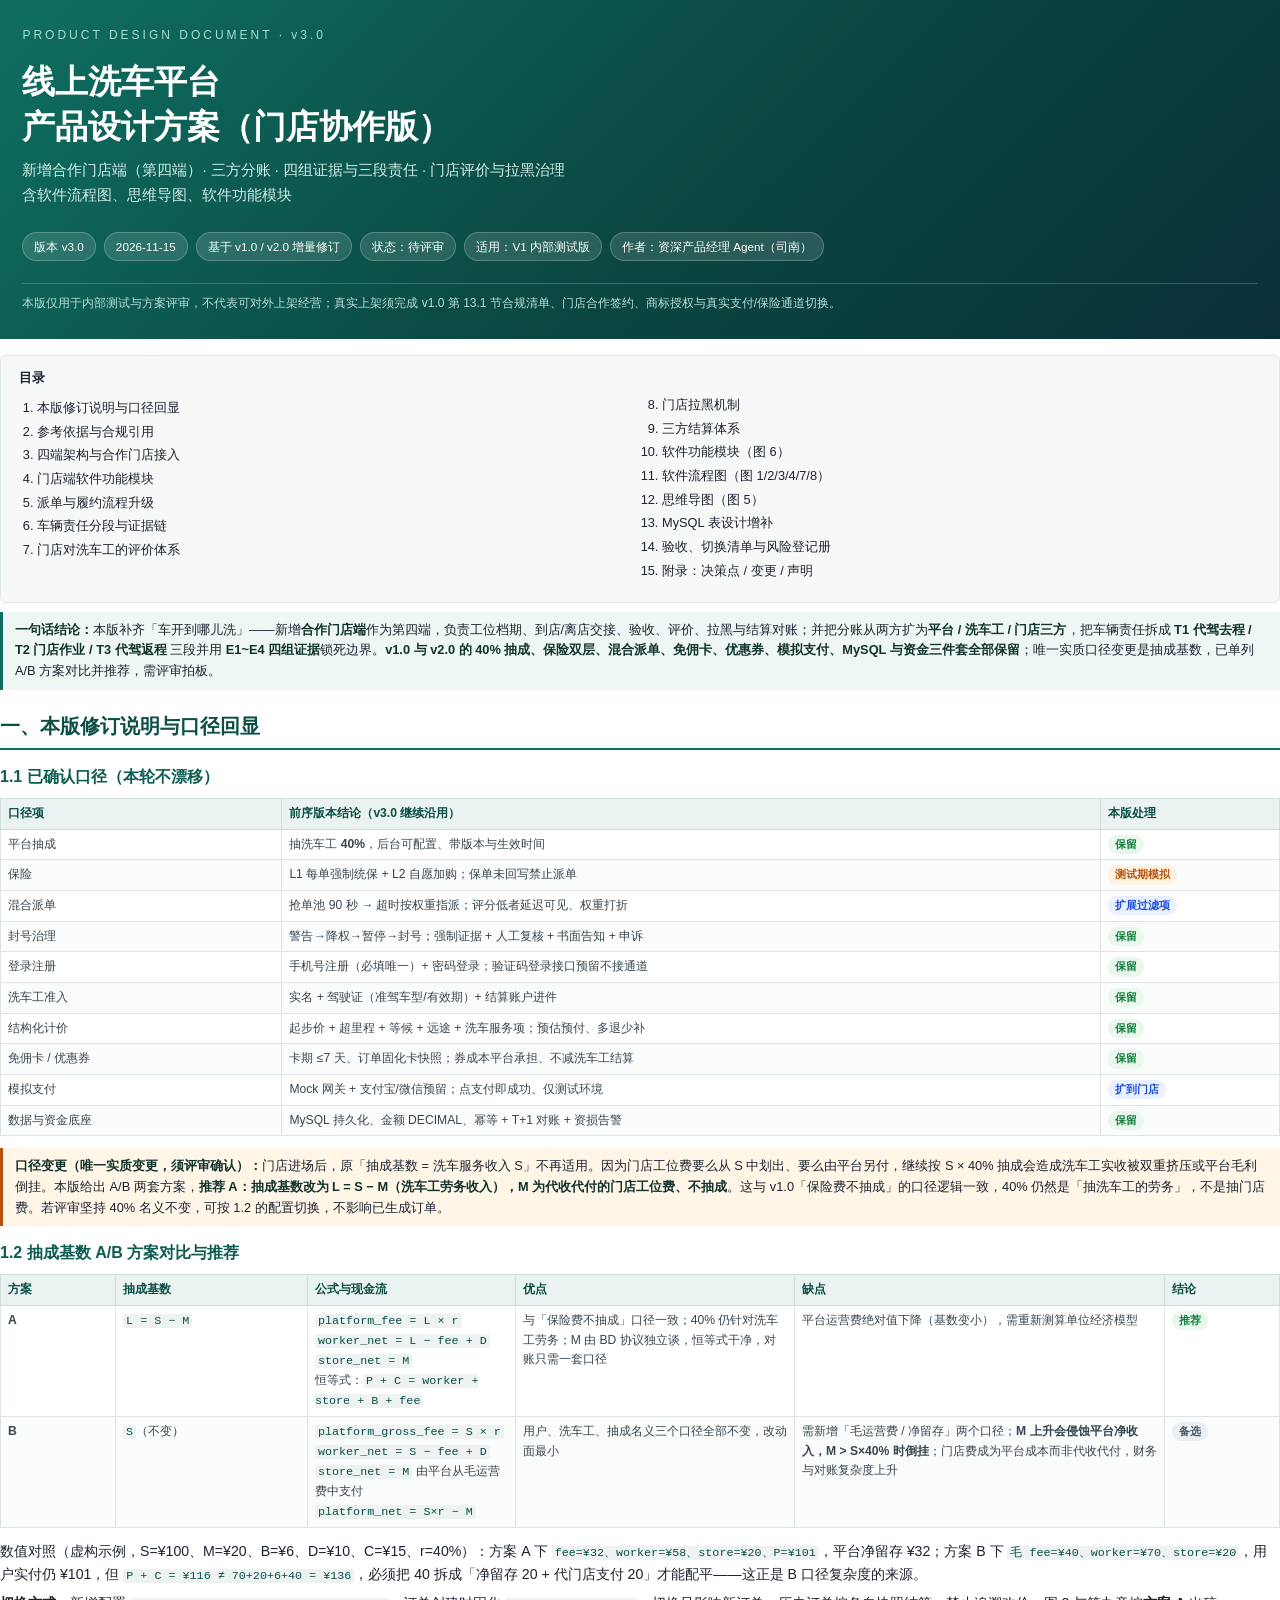
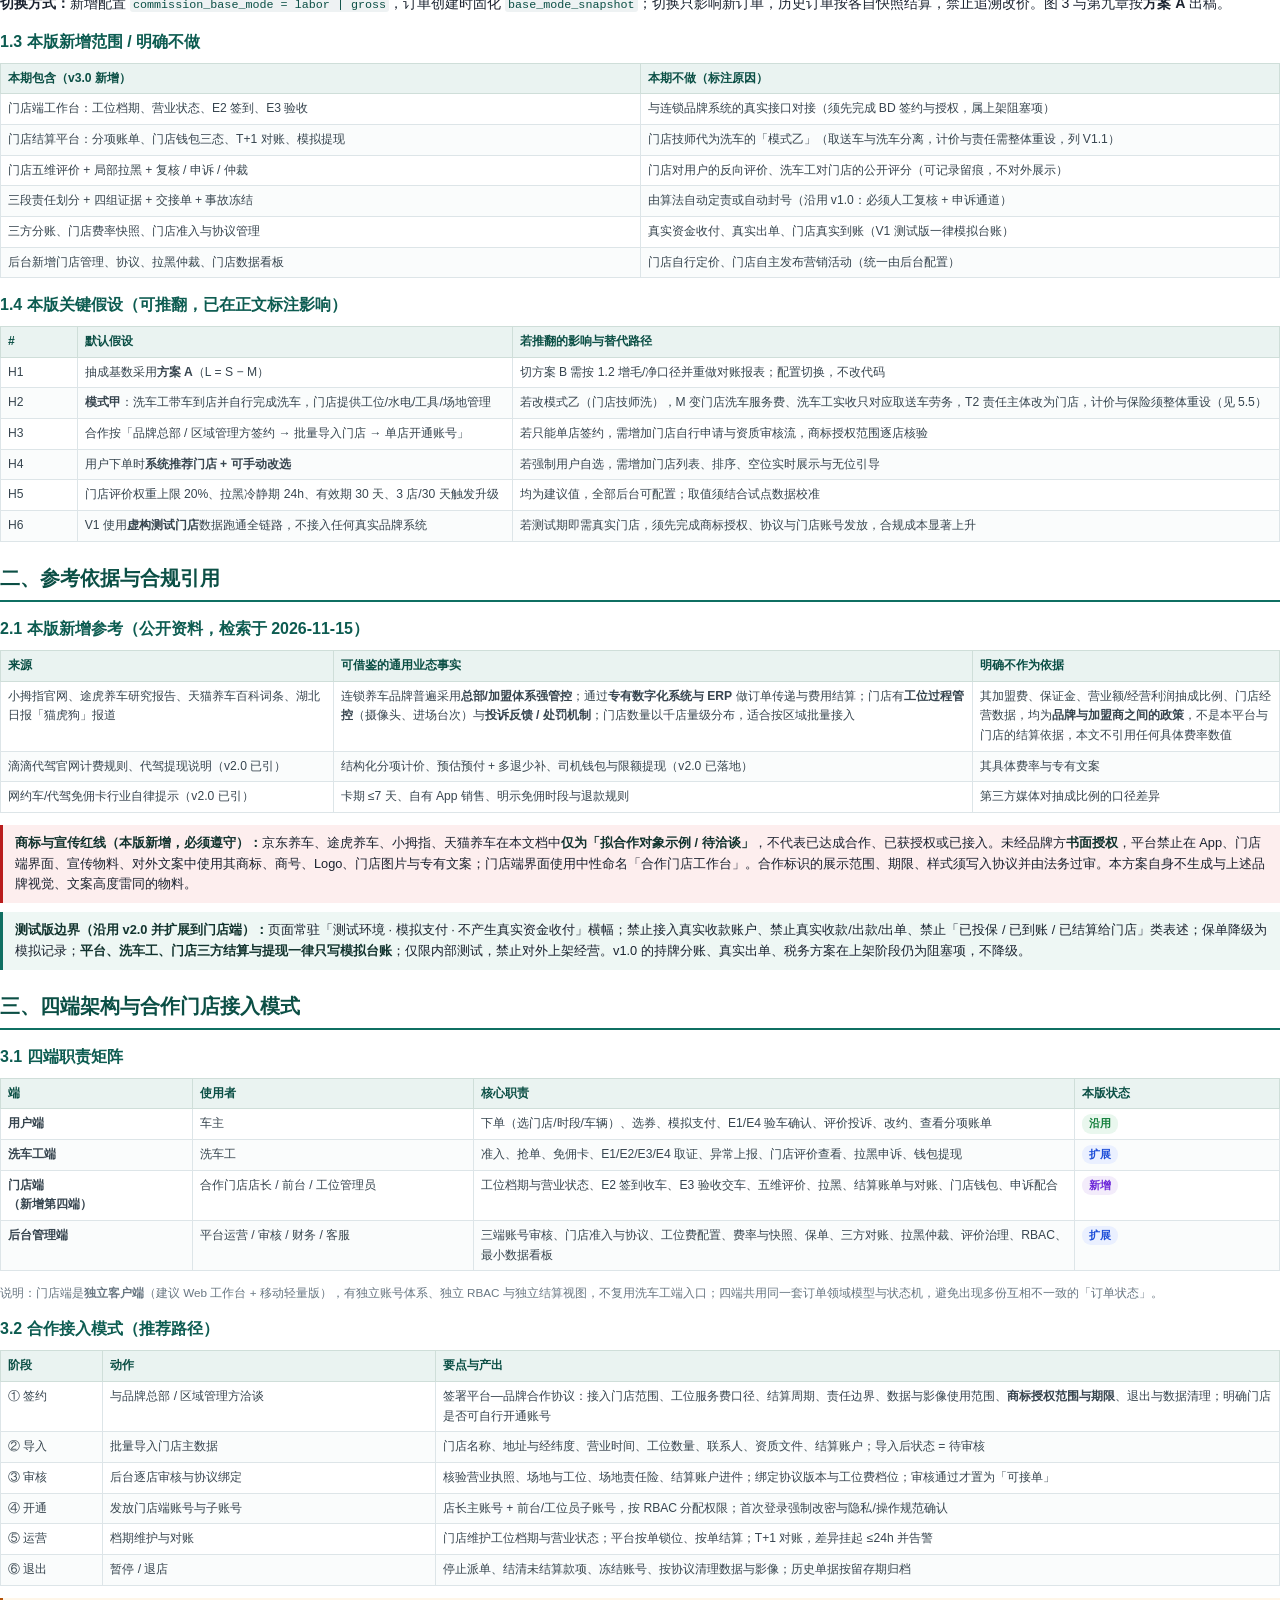
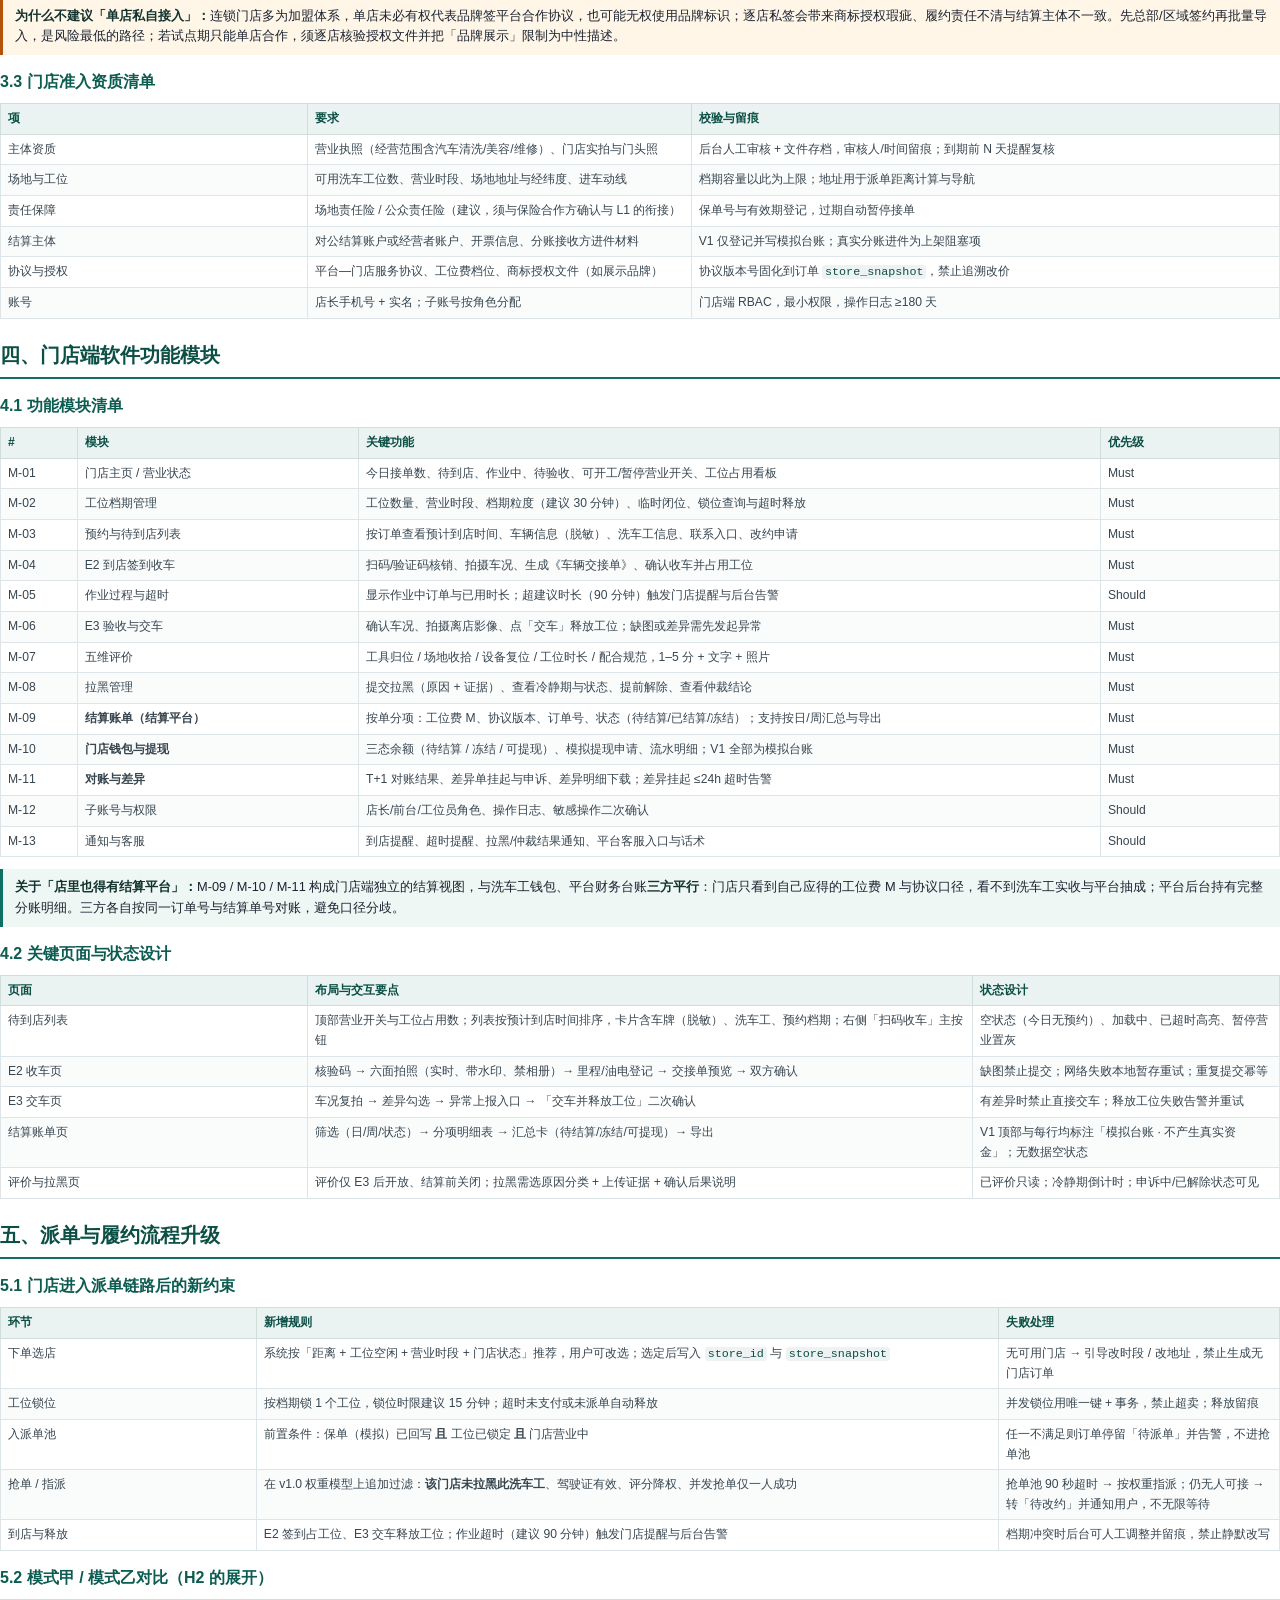
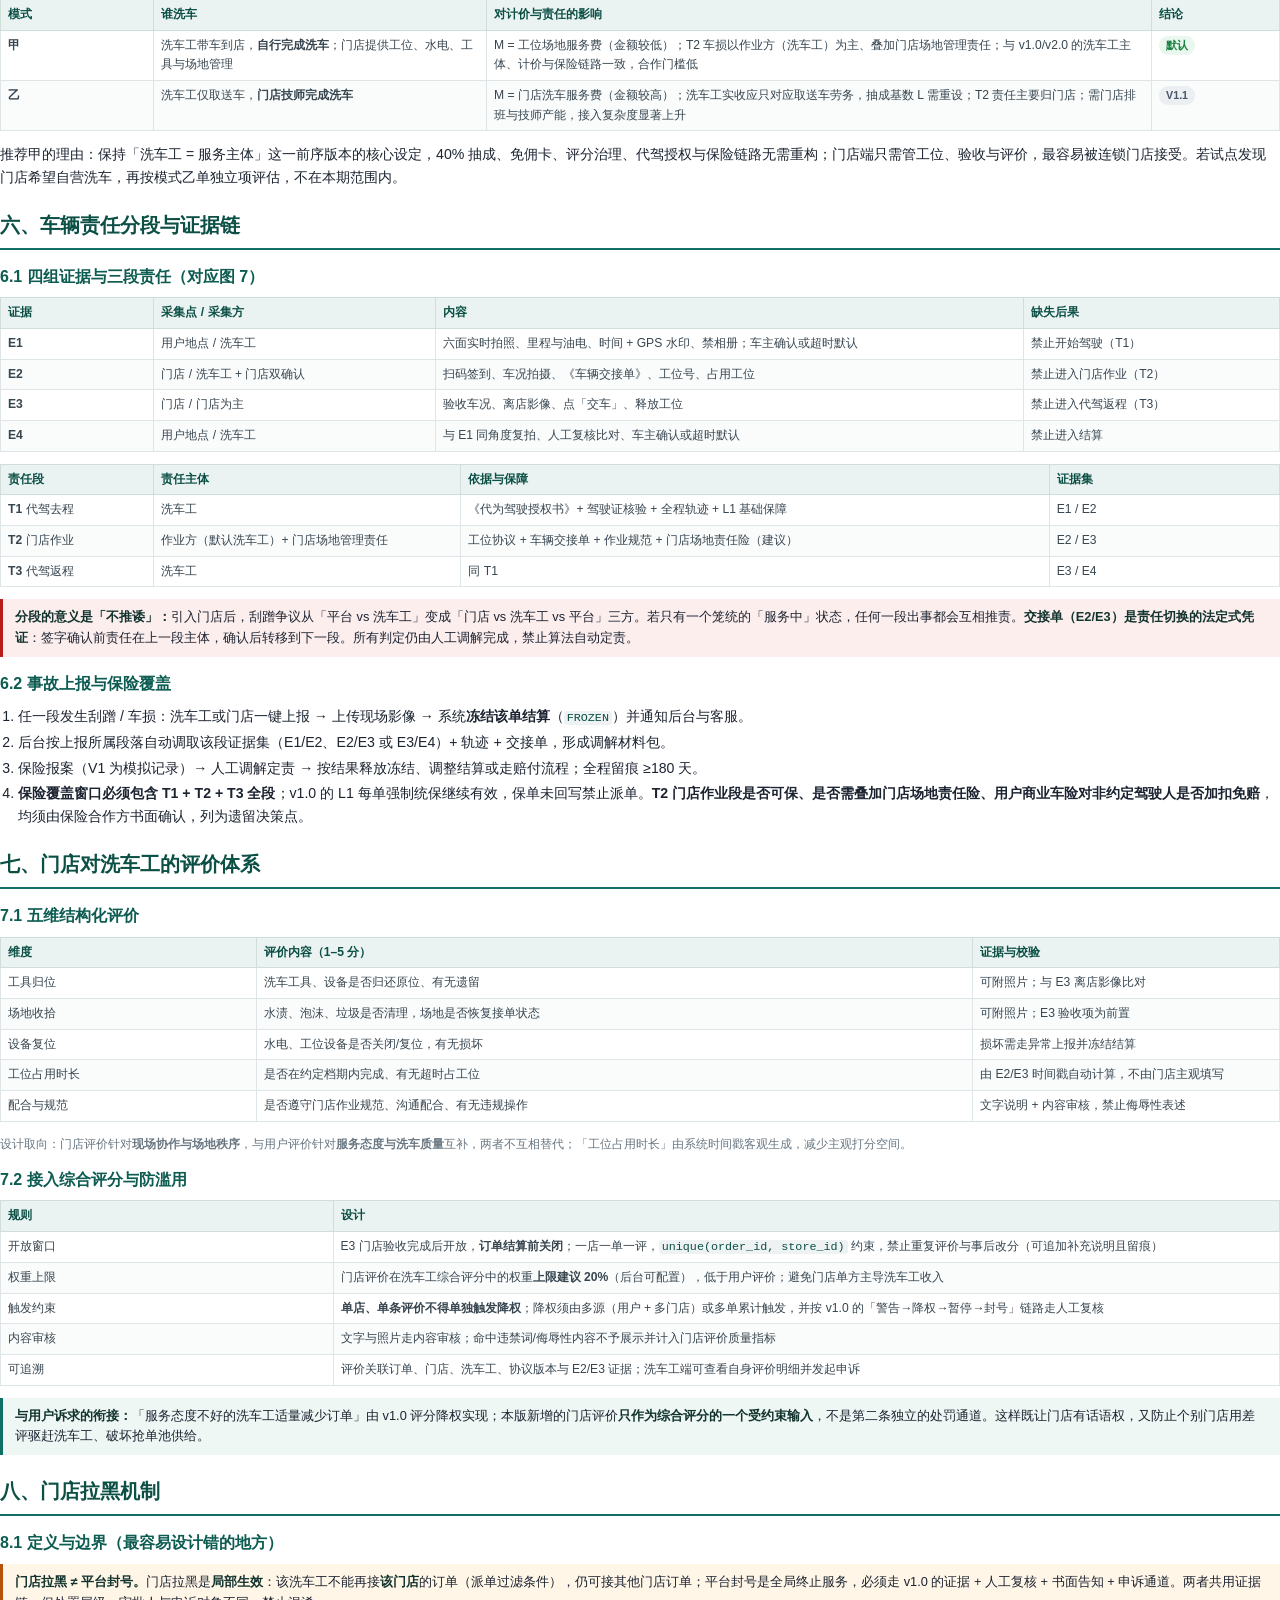
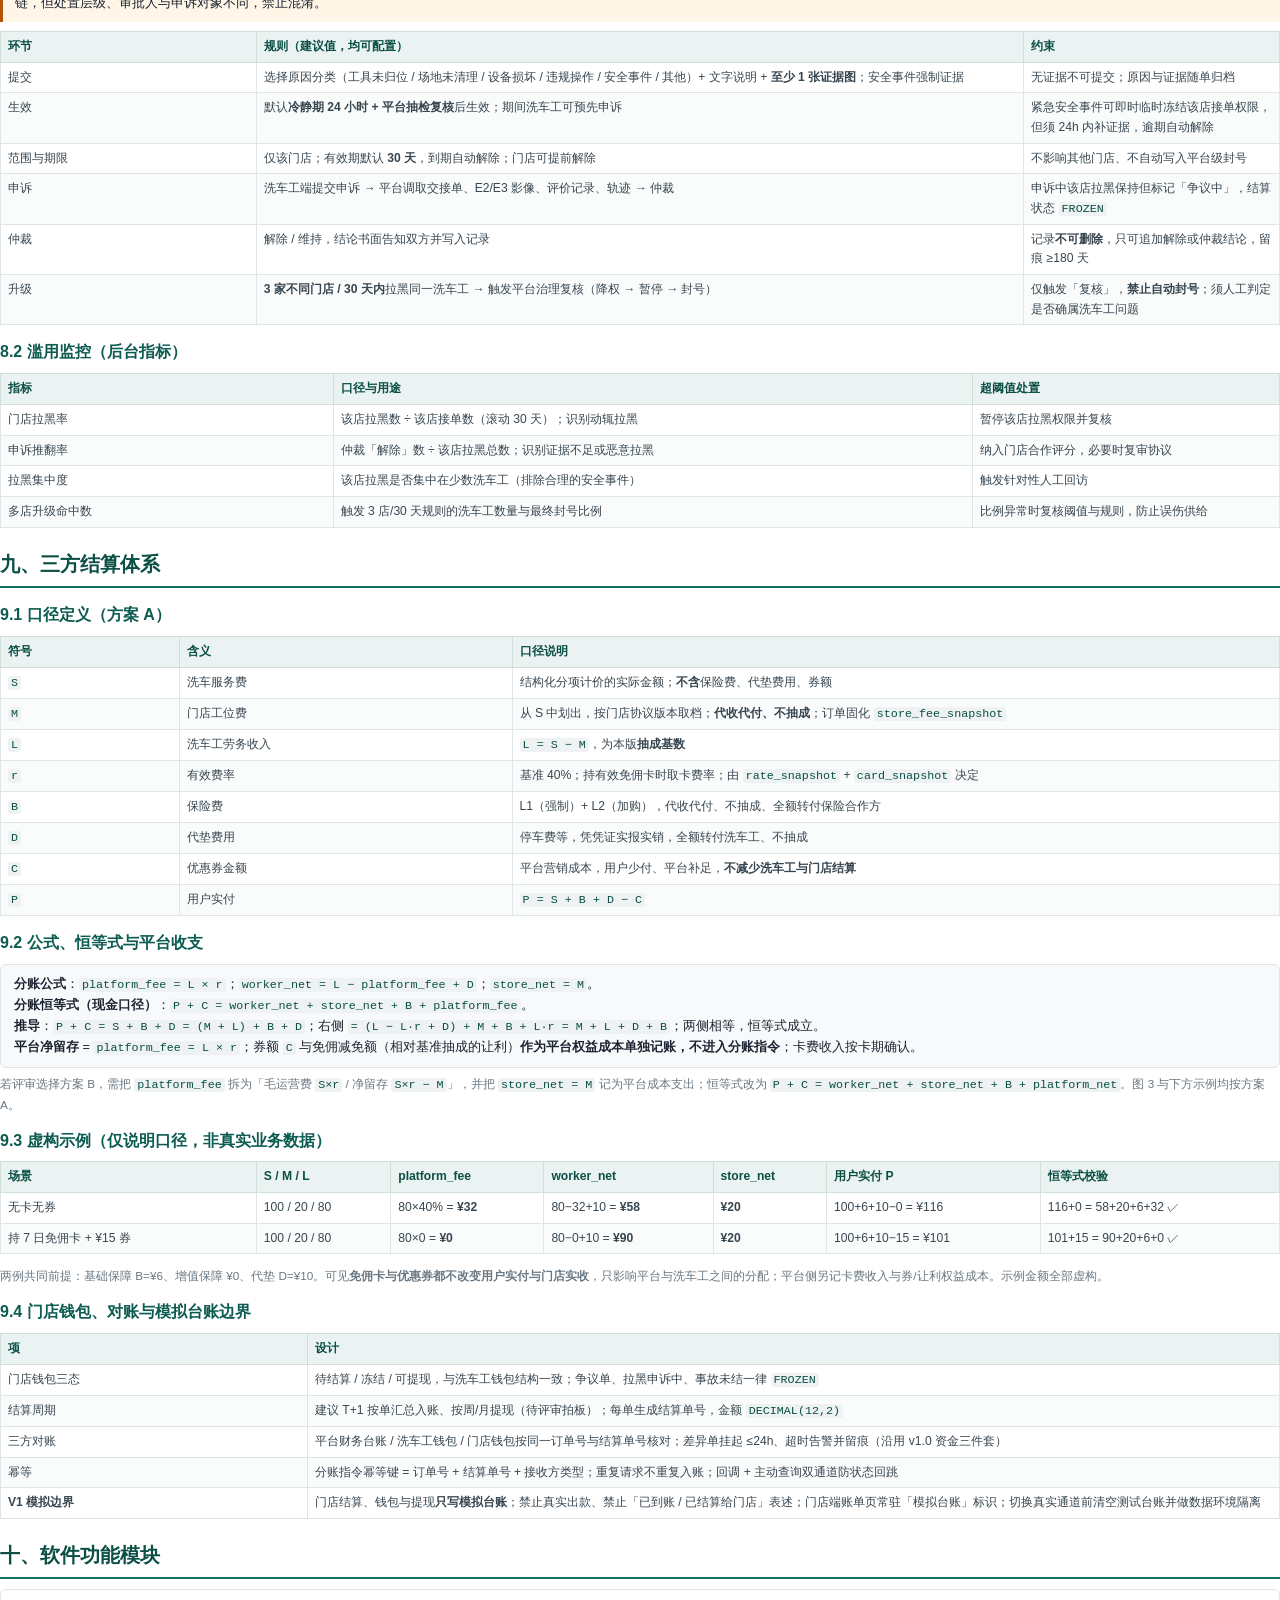
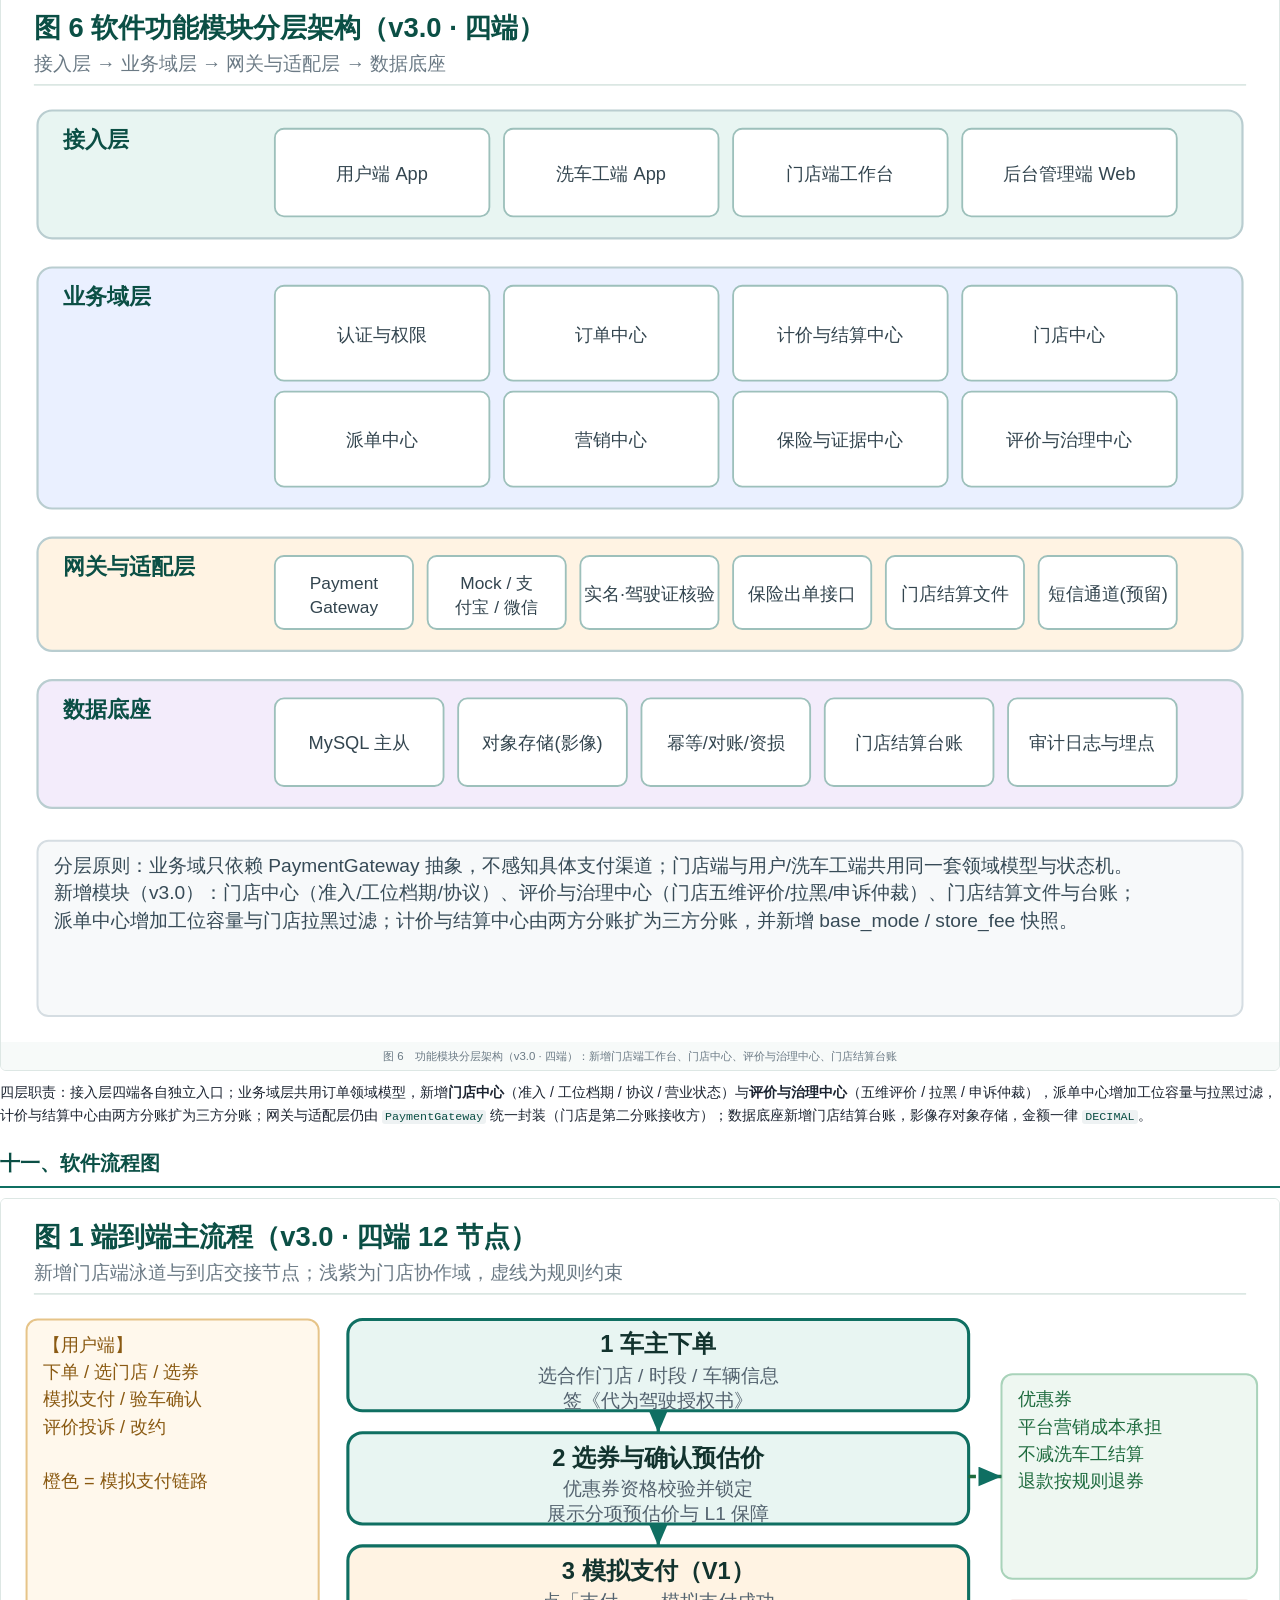
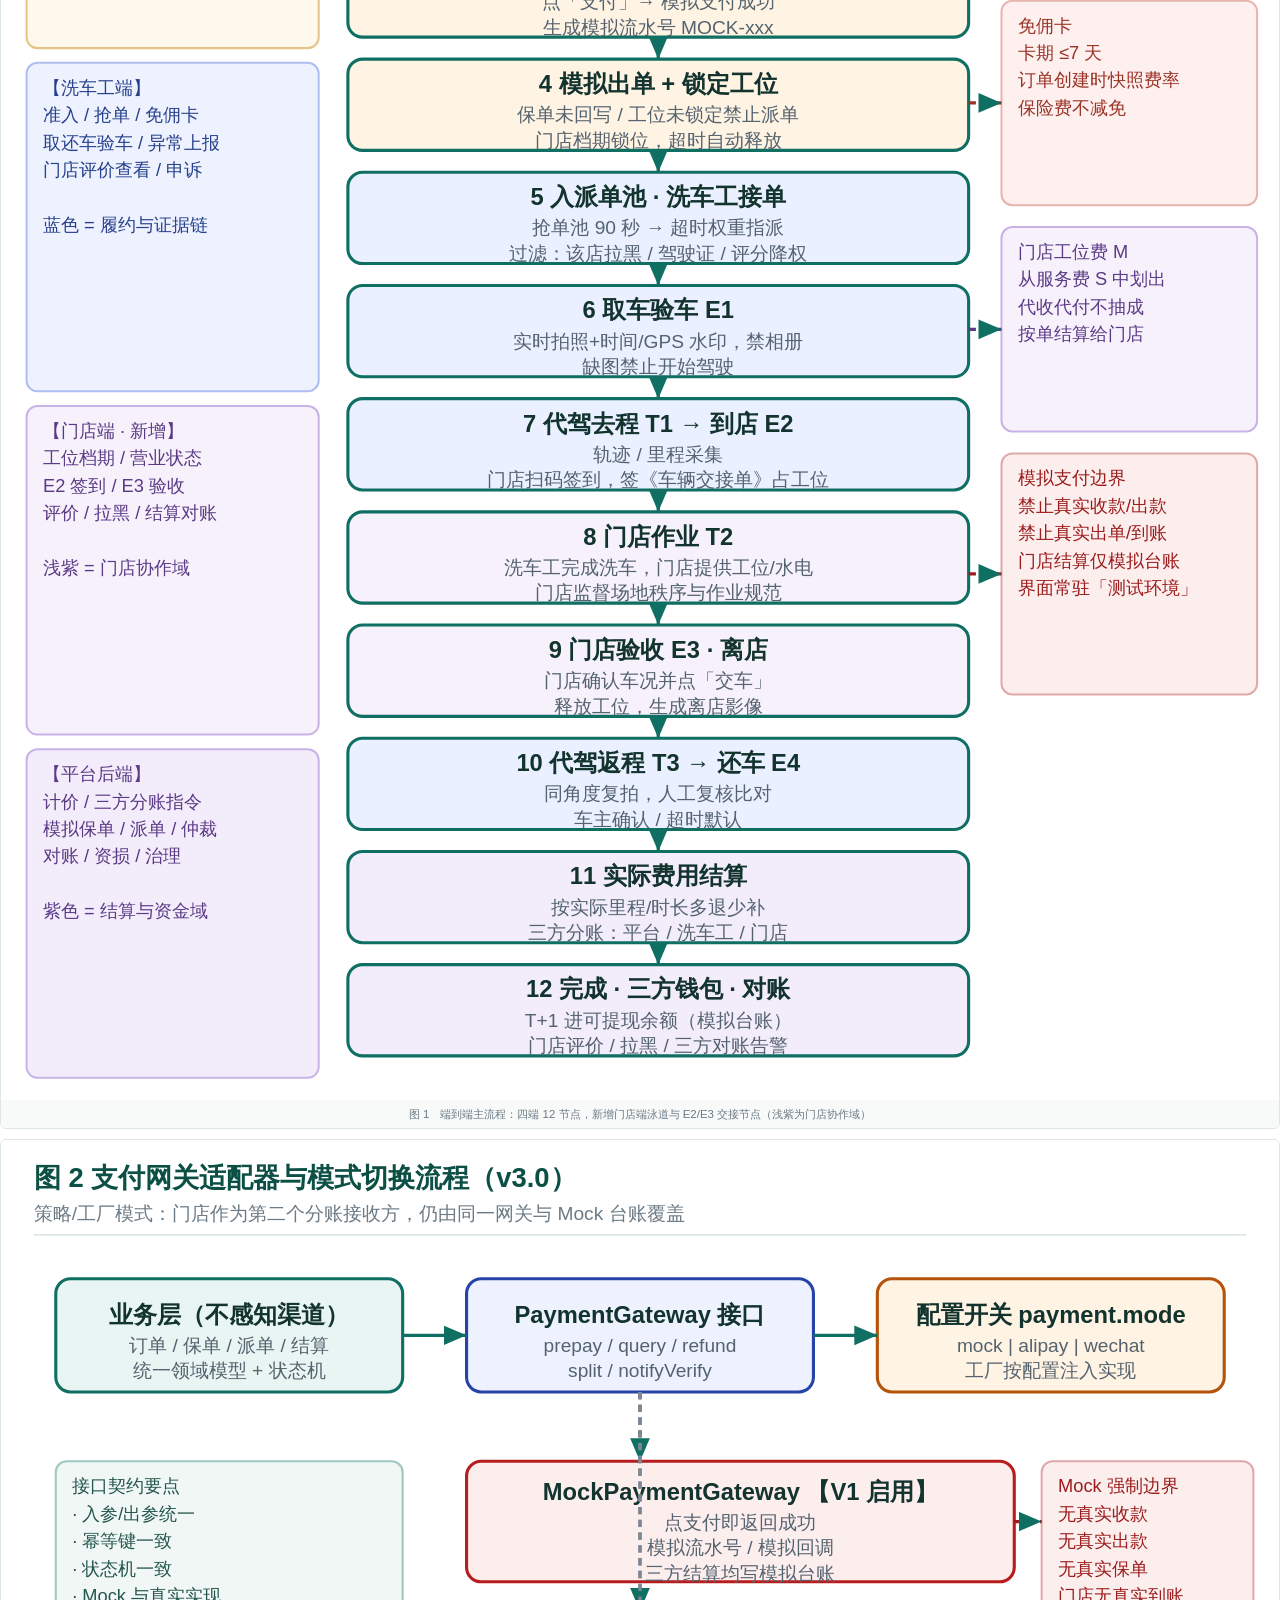
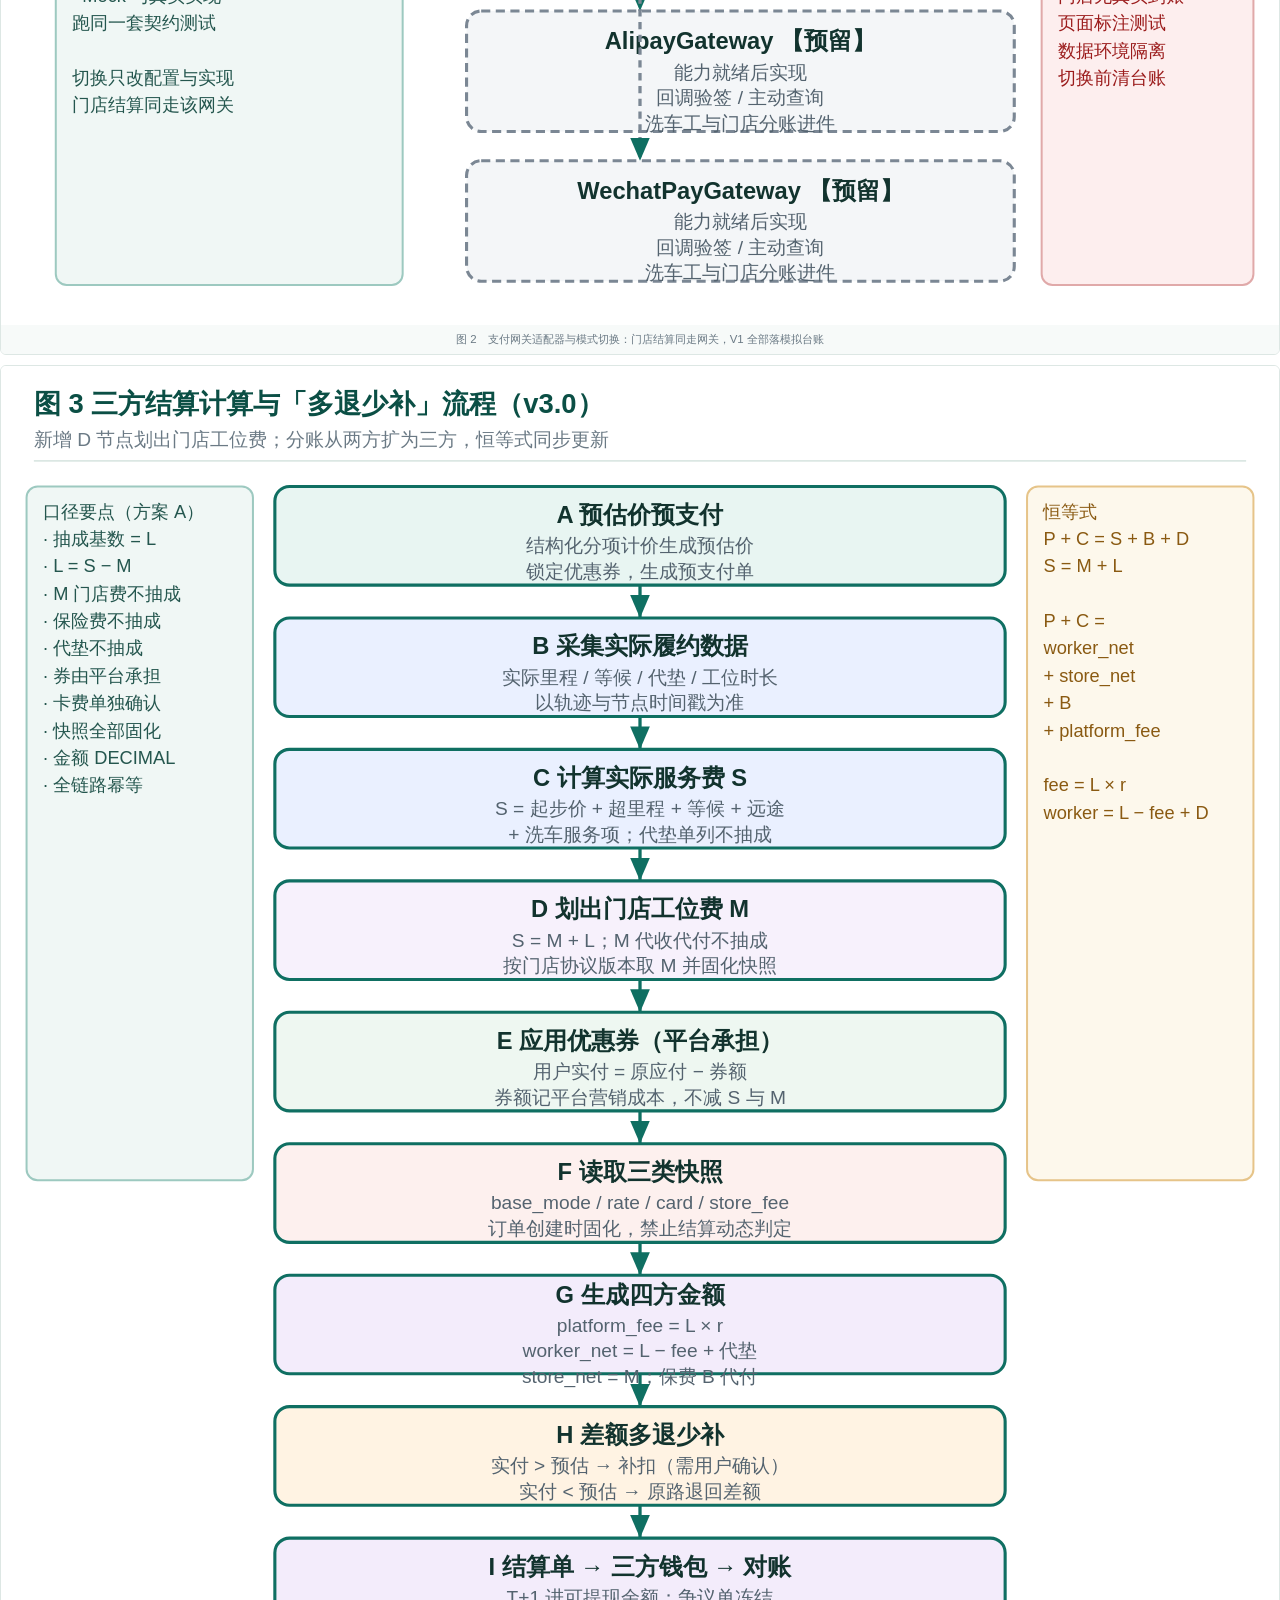
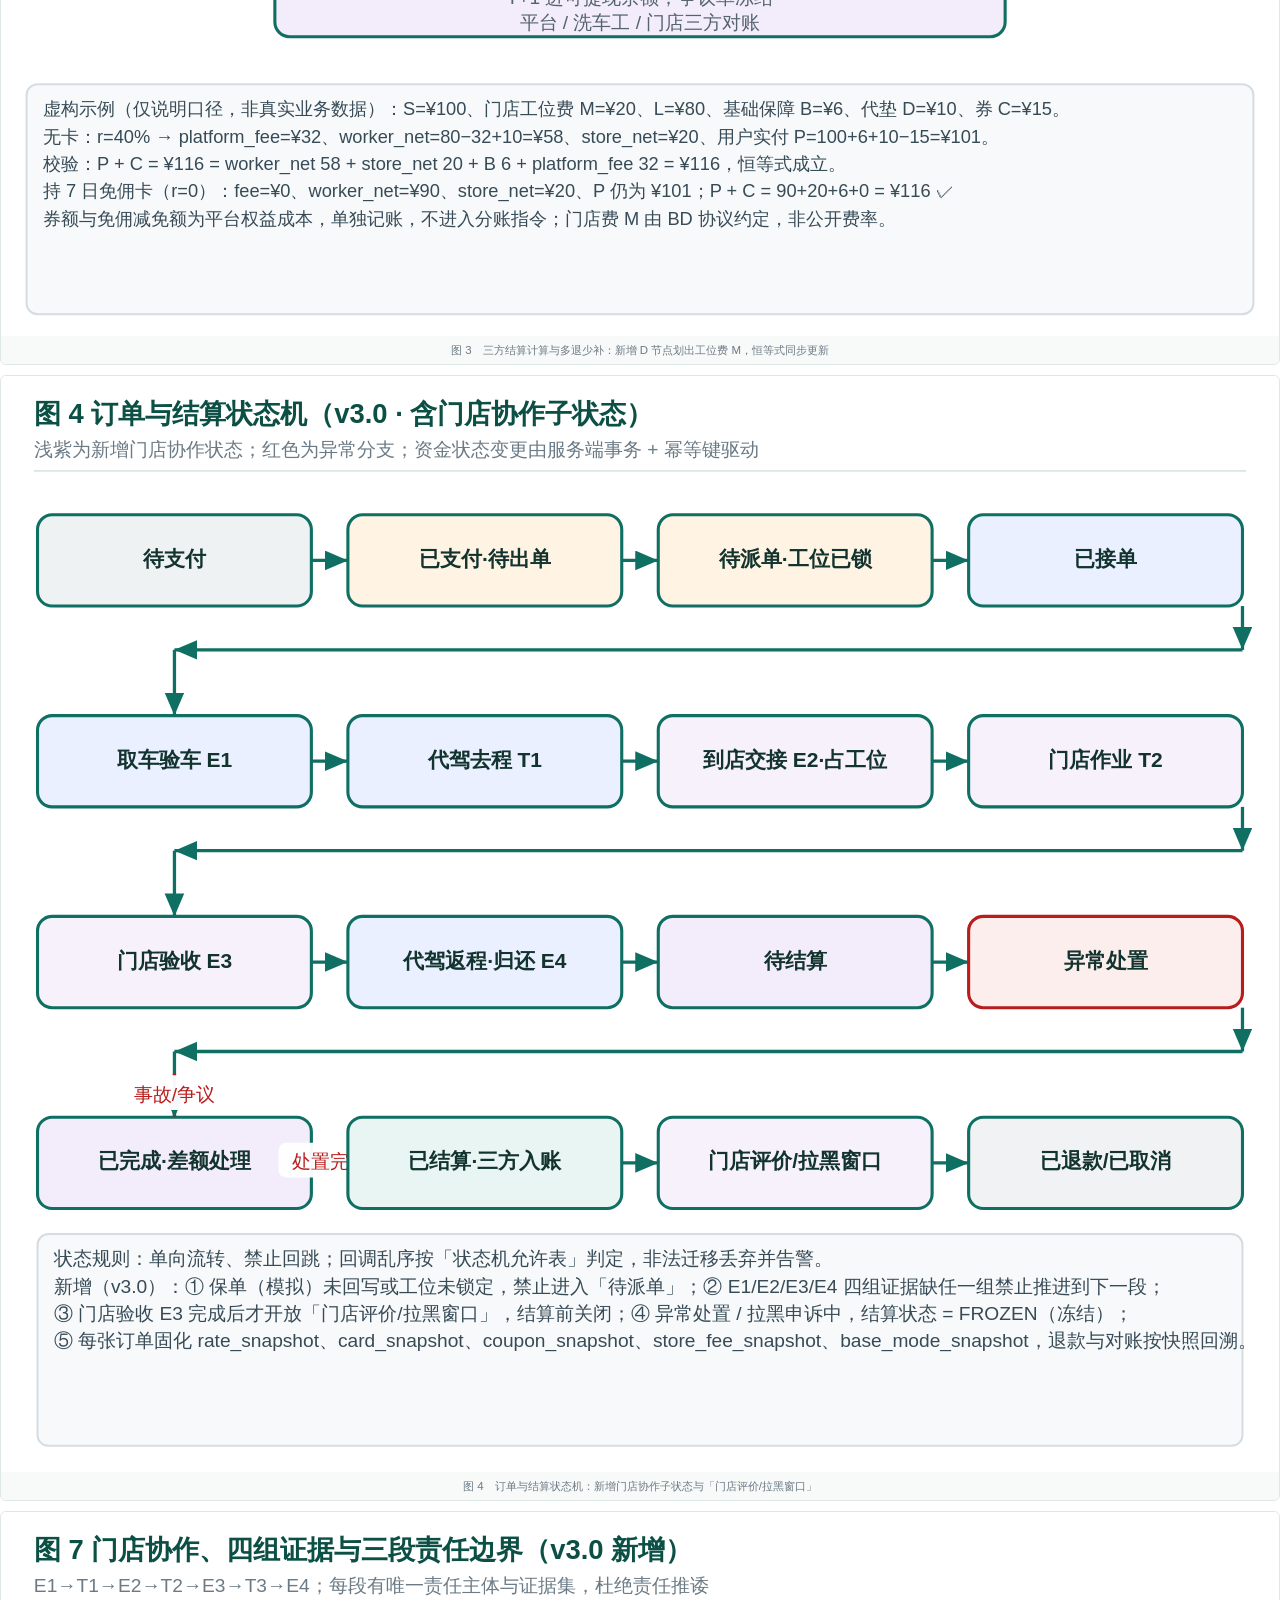
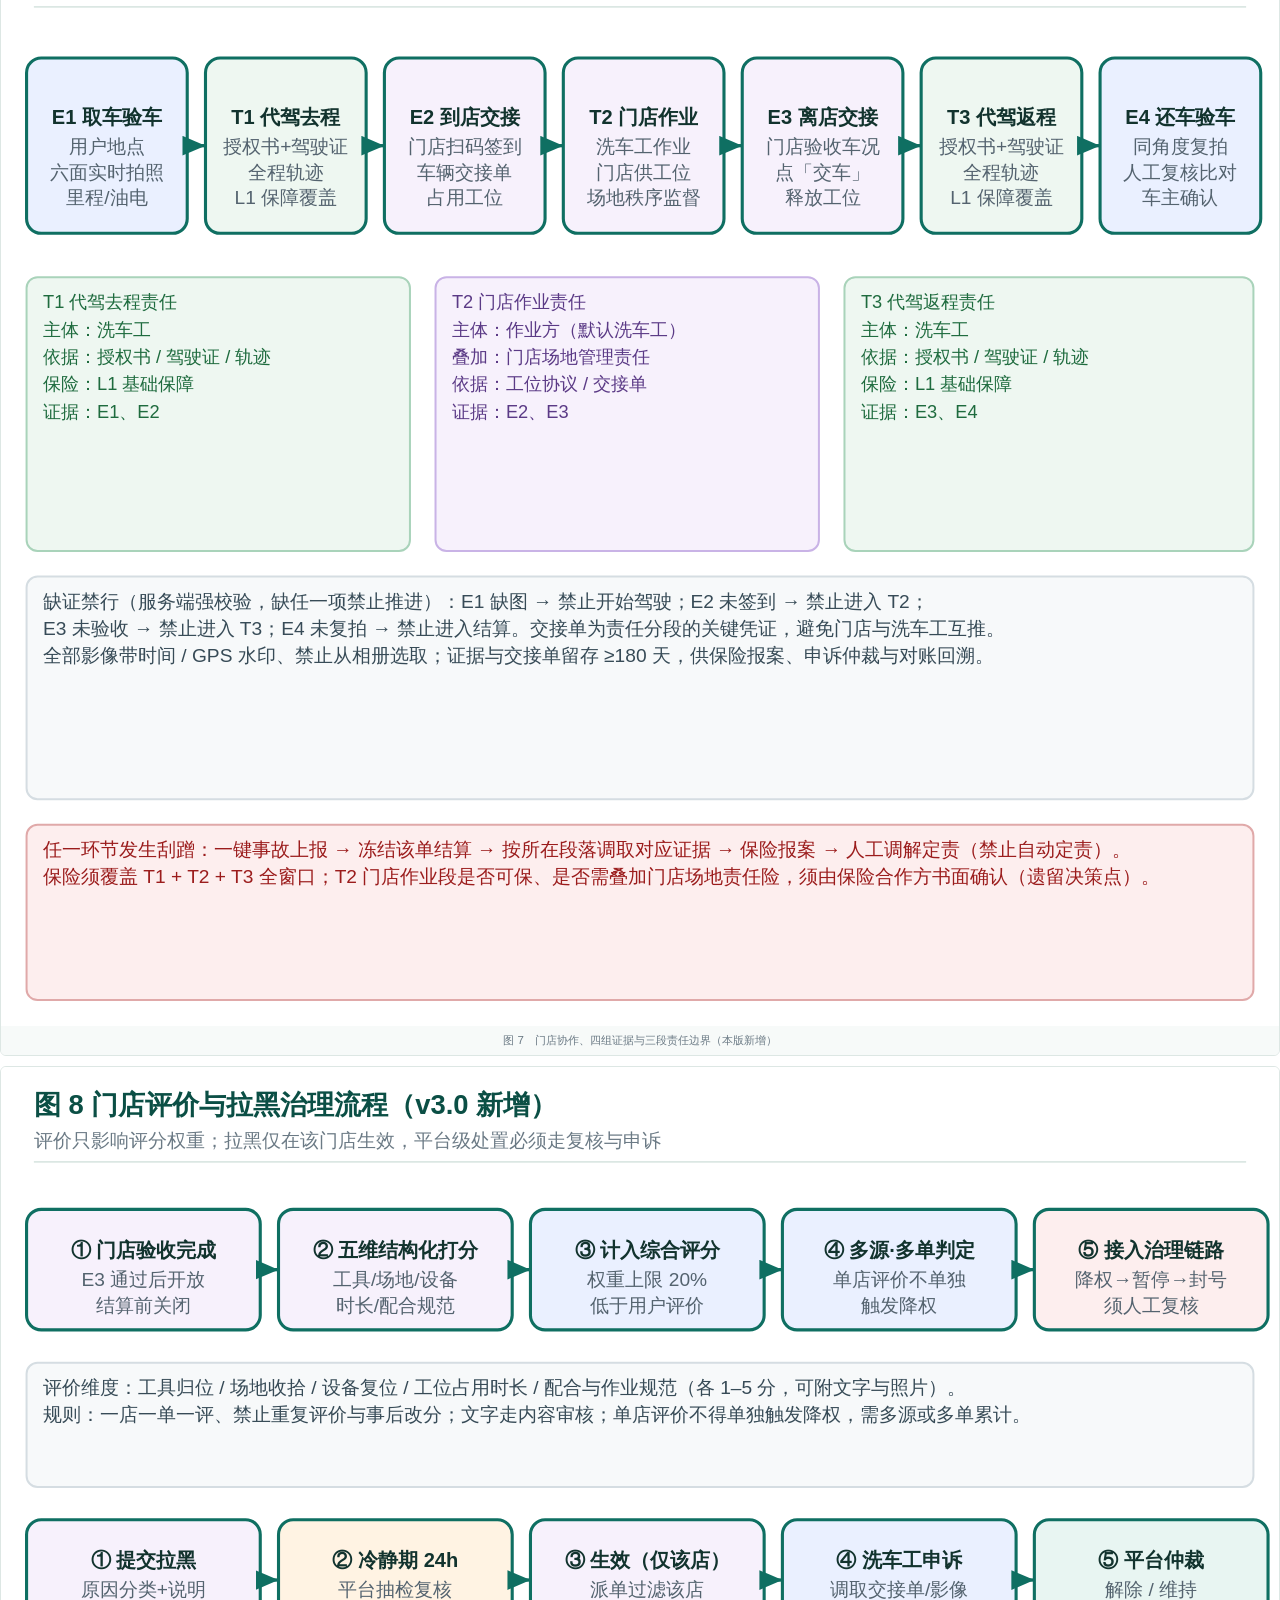
<file: docs/线上洗车平台-产品设计方案v3.0.html>
<!DOCTYPE html>
<html lang="zh-CN"><head><meta charset="UTF-8">
<title>线上洗车平台 · 产品设计方案 v3.0</title>
<style>
@page { size:A4; margin:15mm 13mm 16mm; }
*{box-sizing:border-box; -webkit-print-color-adjust:exact; print-color-adjust:exact;}
body{margin:0;color:#1b2330;background:#fff;font-family:'Noto Sans CJK SC',sans-serif;
 font-size:10.6pt;line-height:1.62;}
h1,h2,h3,h4{color:#0b4f45;margin:0 0 8px;break-after:avoid;}
h2{font-size:15pt;border-bottom:2px solid #0f6f62;padding-bottom:6px;margin-top:20px;}
h3{font-size:12pt;margin-top:14px;color:#0d5c51;}
h4{font-size:10.8pt;margin-top:10px;}
p{margin:6px 0;}
ul,ol{margin:6px 0 8px;padding-left:18px;} li{margin:3px 0;}
table{width:100%;border-collapse:collapse;margin:8px 0 12px;font-size:9.1pt;}
th{background:#eaf3f1;color:#0b4f45;text-align:left;padding:5px 7px;border:1px solid #cfded9;font-weight:700;}
td{padding:5px 7px;border:1px solid #dde5e8;vertical-align:top;color:#37454f;}
tbody tr:nth-child(even){background:#fafcfc;}
code{font-family:'Noto Sans Mono CJK SC',monospace;background:#eef2f3;color:#0b4f45;
 padding:0 3px;border-radius:3px;font-size:8.8pt;}
.small{font-size:8.8pt;color:#697782;}
.lead{font-size:10.8pt;color:#33454f;}
.tag{display:inline-block;padding:1px 7px;border-radius:9px;font-size:8pt;font-weight:700;}
.t-red{background:#fdecec;color:#b91c1c;} .t-org{background:#fff3e3;color:#b45309;}
.t-green{background:#e9f7ee;color:#15803d;} .t-blue{background:#eaf0ff;color:#1d4ed8;}
.t-purple{background:#f3ecfb;color:#6d28d9;} .t-gray{background:#eceff2;color:#4a5568;}
.callout{border-left:3.5px solid #0f6f62;background:#eef7f4;padding:8px 12px;margin:9px 0;font-size:9.6pt;}
.callout.warn{border-color:#b45309;background:#fff6e8;}
.callout.danger{border-color:#b91c1c;background:#fdeeee;}
.callout b{color:#12332e;}
.page{break-after:page;} .figure{margin:10px 0;break-inside:avoid;border:1px solid #dde7e4;border-radius:6px;overflow:hidden;}
.figure svg{display:block;width:100%;height:auto;}
.cover{background:linear-gradient(135deg,#0f6f62,#0a4740 55%,#0b2f3a);color:#fff;
 padding:34px 30px 26px;margin:-2mm -2mm 0;border-radius:0;}
.cover .k{font-size:9pt;letter-spacing:3px;color:#a4ddd2;}
.cover h1{color:#fff;font-size:25pt;margin:14px 0 8px;line-height:1.35;}
.cover .sub{font-size:11pt;color:#d3ece7;line-height:1.7;}
.cover .meta{margin-top:24px;display:flex;flex-wrap:wrap;gap:8px;}
.cover .meta span{background:rgba(255,255,255,.13);border:1px solid rgba(255,255,255,.22);
 padding:4px 11px;border-radius:16px;font-size:8.8pt;}
.cover .disc{margin-top:22px;font-size:9pt;color:#b9ddd6;border-top:1px solid rgba(255,255,255,.2);padding-top:10px;}
.toc{background:#f6f9f8;border:1px solid #dde7e4;border-radius:6px;padding:12px 18px;font-size:9.6pt;}
.toc ol{columns:2;column-gap:26px;}
.figcap{font-size:8.6pt;color:#6b7a85;text-align:center;padding:5px;background:#f7faf9;}
.kv{background:#f7f9fa;border:1px solid #dde5e8;border-radius:6px;padding:9px 13px;font-size:9.5pt;}
.foot{margin-top:16px;border-top:1px solid #dde5e8;padding-top:9px;font-size:8.8pt;color:#697782;}
</style></head><body>

<div class="cover">
 <div class="k">PRODUCT DESIGN DOCUMENT · v3.0</div>
 <h1>线上洗车平台<br>产品设计方案（门店协作版）</h1>
 <div class="sub">新增合作门店端（第四端）· 三方分账 · 四组证据与三段责任 · 门店评价与拉黑治理<br>含软件流程图、思维导图、软件功能模块</div>
 <div class="meta"><span>版本 v3.0</span><span>2026-11-15</span><span>基于 v1.0 / v2.0 增量修订</span>
 <span>状态：待评审</span><span>适用：V1 内部测试版</span><span>作者：资深产品经理 Agent（司南）</span></div>
 <div class="disc">本版仅用于内部测试与方案评审，不代表可对外上架经营；真实上架须完成 v1.0 第 13.1 节合规清单、门店合作签约、商标授权与真实支付/保险通道切换。</div>
</div>

<div class="toc" style="margin-top:16px;">
<b>目录</b><ol>
<li>本版修订说明与口径回显</li><li>参考依据与合规引用</li><li>四端架构与合作门店接入</li>
<li>门店端软件功能模块</li><li>派单与履约流程升级</li><li>车辆责任分段与证据链</li>
<li>门店对洗车工的评价体系</li><li>门店拉黑机制</li><li>三方结算体系</li>
<li>软件功能模块（图 6）</li><li>软件流程图（图 1/2/3/4/7/8）</li><li>思维导图（图 5）</li>
<li>MySQL 表设计增补</li><li>验收、切换清单与风险登记册</li><li>附录：决策点 / 变更 / 声明</li>
</ol></div>
<div class="callout"><b>一句话结论：</b>本版补齐「车开到哪儿洗」——新增<b>合作门店端</b>作为第四端，负责工位档期、到店/离店交接、验收、评价、拉黑与结算对账；并把分账从两方扩为<b>平台 / 洗车工 / 门店三方</b>，把车辆责任拆成 <b>T1 代驾去程 / T2 门店作业 / T3 代驾返程</b> 三段并用 <b>E1~E4 四组证据</b>锁死边界。<b>v1.0 与 v2.0 的 40% 抽成、保险双层、混合派单、免佣卡、优惠券、模拟支付、MySQL 与资金三件套全部保留</b>；唯一实质口径变更是抽成基数，已单列 A/B 方案对比并推荐，需评审拍板。</div>

<h2>一、本版修订说明与口径回显</h2>
<h3>1.1 已确认口径（本轮不漂移）</h3>
<table><thead><tr><th style="width:22%">口径项</th><th>前序版本结论（v3.0 继续沿用）</th><th style="width:14%">本版处理</th></tr></thead><tbody>
<tr><td>平台抽成</td><td>抽洗车工 <b>40%</b>，后台可配置、带版本与生效时间</td><td><span class="tag t-green">保留</span></td></tr>
<tr><td>保险</td><td>L1 每单强制统保 + L2 自愿加购；保单未回写禁止派单</td><td><span class="tag t-org">测试期模拟</span></td></tr>
<tr><td>混合派单</td><td>抢单池 90 秒 → 超时按权重指派；评分低者延迟可见、权重打折</td><td><span class="tag t-blue">扩展过滤项</span></td></tr>
<tr><td>封号治理</td><td>警告→降权→暂停→封号；强制证据 + 人工复核 + 书面告知 + 申诉</td><td><span class="tag t-green">保留</span></td></tr>
<tr><td>登录注册</td><td>手机号注册（必填唯一）+ 密码登录；验证码登录接口预留不接通道</td><td><span class="tag t-green">保留</span></td></tr>
<tr><td>洗车工准入</td><td>实名 + 驾驶证（准驾车型/有效期）+ 结算账户进件</td><td><span class="tag t-green">保留</span></td></tr>
<tr><td>结构化计价</td><td>起步价 + 超里程 + 等候 + 远途 + 洗车服务项；预估预付、多退少补</td><td><span class="tag t-green">保留</span></td></tr>
<tr><td>免佣卡 / 优惠券</td><td>卡期 ≤7 天、订单固化卡快照；券成本平台承担、不减洗车工结算</td><td><span class="tag t-green">保留</span></td></tr>
<tr><td>模拟支付</td><td>Mock 网关 + 支付宝/微信预留；点支付即成功、仅测试环境</td><td><span class="tag t-blue">扩到门店</span></td></tr>
<tr><td>数据与资金底座</td><td>MySQL 持久化、金额 DECIMAL、幂等 + T+1 对账 + 资损告警</td><td><span class="tag t-green">保留</span></td></tr>
</tbody></table>
<div class="callout warn"><b>口径变更（唯一实质变更，须评审确认）：</b>门店进场后，原「抽成基数 = 洗车服务收入 S」不再适用。因为门店工位费要么从 S 中划出、要么由平台另付，继续按 S × 40% 抽成会造成洗车工实收被双重挤压或平台毛利倒挂。本版给出 A/B 两套方案，<b>推荐 A：抽成基数改为 L = S − M（洗车工劳务收入），M 为代收代付的门店工位费、不抽成</b>。这与 v1.0「保险费不抽成」的口径逻辑一致，40% 仍然是「抽洗车工的劳务」，不是抽门店费。若评审坚持 40% 名义不变，可按 1.2 的配置切换，不影响已生成订单。</div>

<h3>1.2 抽成基数 A/B 方案对比与推荐</h3>
<table><thead><tr><th style="width:9%">方案</th><th style="width:15%">抽成基数</th><th>公式与现金流</th><th>优点</th><th>缺点</th><th style="width:9%">结论</th></tr></thead><tbody>
<tr><td><b>A</b></td><td><code>L = S − M</code></td><td><code>platform_fee = L × r</code><br><code>worker_net = L − fee + D</code><br><code>store_net = M</code><br>恒等式：<code>P + C = worker + store + B + fee</code></td><td>与「保险费不抽成」口径一致；40% 仍针对洗车工劳务；M 由 BD 协议独立谈，恒等式干净，对账只需一套口径</td><td>平台运营费绝对值下降（基数变小），需重新测算单位经济模型</td><td><span class="tag t-green">推荐</span></td></tr>
<tr><td><b>B</b></td><td><code>S</code>（不变）</td><td><code>platform_gross_fee = S × r</code><br><code>worker_net = S − fee + D</code><br><code>store_net = M</code> 由平台从毛运营费中支付<br><code>platform_net = S×r − M</code></td><td>用户、洗车工、抽成名义三个口径全部不变，改动面最小</td><td>需新增「毛运营费 / 净留存」两个口径；<b>M 上升会侵蚀平台净收入，M &gt; S×40% 时倒挂</b>；门店费成为平台成本而非代收代付，财务与对账复杂度上升</td><td><span class="tag t-gray">备选</span></td></tr>
</tbody></table>
<p>数值对照（虚构示例，S=¥100、M=¥20、B=¥6、D=¥10、C=¥15、r=40%）：方案 A 下 <code>fee=¥32、worker=¥58、store=¥20、P=¥101</code>，平台净留存 ¥32；方案 B 下 <code>毛 fee=¥40、worker=¥70、store=¥20</code>，用户实付仍 ¥101，但 <code>P + C = ¥116 ≠ 70+20+6+40 = ¥136</code>，必须把 40 拆成「净留存 20 + 代门店支付 20」才能配平——这正是 B 口径复杂度的来源。</p>
<p><b>切换方式：</b>新增配置 <code>commission_base_mode = labor | gross</code>，订单创建时固化 <code>base_mode_snapshot</code>；切换只影响新订单，历史订单按各自快照结算，禁止追溯改价。图 3 与第九章按<b>方案 A</b> 出稿。</p>

<h3>1.3 本版新增范围 / 明确不做</h3>
<table><thead><tr><th style="width:50%">本期包含（v3.0 新增）</th><th>本期不做（标注原因）</th></tr></thead><tbody>
<tr><td>门店端工作台：工位档期、营业状态、E2 签到、E3 验收</td><td>与连锁品牌系统的真实接口对接（须先完成 BD 签约与授权，属上架阻塞项）</td></tr>
<tr><td>门店结算平台：分项账单、门店钱包三态、T+1 对账、模拟提现</td><td>门店技师代为洗车的「模式乙」（取送车与洗车分离，计价与责任需整体重设，列 V1.1）</td></tr>
<tr><td>门店五维评价 + 局部拉黑 + 复核 / 申诉 / 仲裁</td><td>门店对用户的反向评价、洗车工对门店的公开评分（可记录留痕，不对外展示）</td></tr>
<tr><td>三段责任划分 + 四组证据 + 交接单 + 事故冻结</td><td>由算法自动定责或自动封号（沿用 v1.0：必须人工复核 + 申诉通道）</td></tr>
<tr><td>三方分账、门店费率快照、门店准入与协议管理</td><td>真实资金收付、真实出单、门店真实到账（V1 测试版一律模拟台账）</td></tr>
<tr><td>后台新增门店管理、协议、拉黑仲裁、门店数据看板</td><td>门店自行定价、门店自主发布营销活动（统一由后台配置）</td></tr>
</tbody></table>

<h3>1.4 本版关键假设（可推翻，已在正文标注影响）</h3>
<table><thead><tr><th style="width:6%">#</th><th style="width:34%">默认假设</th><th>若推翻的影响与替代路径</th></tr></thead><tbody>
<tr><td>H1</td><td>抽成基数采用<b>方案 A</b>（L = S − M）</td><td>切方案 B 需按 1.2 增毛/净口径并重做对账报表；配置切换，不改代码</td></tr>
<tr><td>H2</td><td><b>模式甲</b>：洗车工带车到店并自行完成洗车，门店提供工位/水电/工具/场地管理</td><td>若改模式乙（门店技师洗），M 变门店洗车服务费、洗车工实收只对应取送车劳务，T2 责任主体改为门店，计价与保险须整体重设（见 5.5）</td></tr>
<tr><td>H3</td><td>合作按「品牌总部 / 区域管理方签约 → 批量导入门店 → 单店开通账号」</td><td>若只能单店签约，需增加门店自行申请与资质审核流，商标授权范围逐店核验</td></tr>
<tr><td>H4</td><td>用户下单时<b>系统推荐门店 + 可手动改选</b></td><td>若强制用户自选，需增加门店列表、排序、空位实时展示与无位引导</td></tr>
<tr><td>H5</td><td>门店评价权重上限 20%、拉黑冷静期 24h、有效期 30 天、3 店/30 天触发升级</td><td>均为建议值，全部后台可配置；取值须结合试点数据校准</td></tr>
<tr><td>H6</td><td>V1 使用<b>虚构测试门店</b>数据跑通全链路，不接入任何真实品牌系统</td><td>若测试期即需真实门店，须先完成商标授权、协议与门店账号发放，合规成本显著上升</td></tr>
</tbody></table>

<h2>二、参考依据与合规引用</h2>
<h3>2.1 本版新增参考（公开资料，检索于 2026-11-15）</h3>
<table><thead><tr><th style="width:26%">来源</th><th>可借鉴的<b>通用业态事实</b></th><th style="width:24%">明确不作为依据</th></tr></thead><tbody>
<tr><td>小拇指官网、途虎养车研究报告、天猫养车百科词条、湖北日报「猫虎狗」报道</td><td>连锁养车品牌普遍采用<b>总部/加盟体系强管控</b>；通过<b>专有数字化系统与 ERP</b> 做订单传递与费用结算；门店有<b>工位过程管控</b>（摄像头、进场台次）与<b>投诉反馈 / 处罚机制</b>；门店数量以千店量级分布，适合按区域批量接入</td><td>其加盟费、保证金、营业额/经营利润抽成比例、门店经营数据，均为<b>品牌与加盟商之间的政策</b>，不是本平台与门店的结算依据，本文不引用任何具体费率数值</td></tr>
<tr><td>滴滴代驾官网计费规则、代驾提现说明（v2.0 已引）</td><td>结构化分项计价、预估预付 + 多退少补、司机钱包与限额提现（v2.0 已落地）</td><td>其具体费率与专有文案</td></tr>
<tr><td>网约车/代驾免佣卡行业自律提示（v2.0 已引）</td><td>卡期 ≤7 天、自有 App 销售、明示免佣时段与退款规则</td><td>第三方媒体对抽成比例的口径差异</td></tr>
</tbody></table>
<div class="callout danger"><b>商标与宣传红线（本版新增，必须遵守）：</b>京东养车、途虎养车、小拇指、天猫养车在本文档中<b>仅为「拟合作对象示例 / 待洽谈」</b>，不代表已达成合作、已获授权或已接入。未经品牌方<b>书面授权</b>，平台禁止在 App、门店端界面、宣传物料、对外文案中使用其商标、商号、Logo、门店图片与专有文案；门店端界面使用中性命名「合作门店工作台」。合作标识的展示范围、期限、样式须写入协议并由法务过审。本方案自身不生成与上述品牌视觉、文案高度雷同的物料。</div>
<div class="callout"><b>测试版边界（沿用 v2.0 并扩展到门店端）：</b>页面常驻「测试环境 · 模拟支付 · 不产生真实资金收付」横幅；禁止接入真实收款账户、禁止真实收款/出款/出单、禁止「已投保 / 已到账 / 已结算给门店」类表述；保单降级为模拟记录；<b>平台、洗车工、门店三方结算与提现一律只写模拟台账</b>；仅限内部测试，禁止对外上架经营。v1.0 的持牌分账、真实出单、税务方案在上架阶段仍为阻塞项，不降级。</div>

<h2>三、四端架构与合作门店接入模式</h2>
<h3>3.1 四端职责矩阵</h3>
<table><thead><tr><th style="width:15%">端</th><th style="width:22%">使用者</th><th>核心职责</th><th style="width:16%">本版状态</th></tr></thead><tbody>
<tr><td><b>用户端</b></td><td>车主</td><td>下单（选门店/时段/车辆）、选券、模拟支付、E1/E4 验车确认、评价投诉、改约、查看分项账单</td><td><span class="tag t-green">沿用</span></td></tr>
<tr><td><b>洗车工端</b></td><td>洗车工</td><td>准入、抢单、免佣卡、E1/E2/E3/E4 取证、异常上报、门店评价查看、拉黑申诉、钱包提现</td><td><span class="tag t-blue">扩展</span></td></tr>
<tr><td><b>门店端<br>（新增第四端）</b></td><td>合作门店店长 / 前台 / 工位管理员</td><td>工位档期与营业状态、E2 签到收车、E3 验收交车、五维评价、拉黑、结算账单与对账、门店钱包、申诉配合</td><td><span class="tag t-purple">新增</span></td></tr>
<tr><td><b>后台管理端</b></td><td>平台运营 / 审核 / 财务 / 客服</td><td>三端账号审核、门店准入与协议、工位费配置、费率与快照、保单、三方对账、拉黑仲裁、评价治理、RBAC、最小数据看板</td><td><span class="tag t-blue">扩展</span></td></tr>
</tbody></table>
<p class="small">说明：门店端是<b>独立客户端</b>（建议 Web 工作台 + 移动轻量版），有独立账号体系、独立 RBAC 与独立结算视图，不复用洗车工端入口；四端共用同一套订单领域模型与状态机，避免出现多份互相不一致的「订单状态」。</p>

<h3>3.2 合作接入模式（推荐路径）</h3>
<table><thead><tr><th style="width:8%">阶段</th><th style="width:26%">动作</th><th>要点与产出</th></tr></thead><tbody>
<tr><td>① 签约</td><td>与品牌总部 / 区域管理方洽谈</td><td>签署平台—品牌合作协议：接入门店范围、工位服务费口径、结算周期、责任边界、数据与影像使用范围、<b>商标授权范围与期限</b>、退出与数据清理；明确门店是否可自行开通账号</td></tr>
<tr><td>② 导入</td><td>批量导入门店主数据</td><td>门店名称、地址与经纬度、营业时间、工位数量、联系人、资质文件、结算账户；导入后状态 = 待审核</td></tr>
<tr><td>③ 审核</td><td>后台逐店审核与协议绑定</td><td>核验营业执照、场地与工位、场地责任险、结算账户进件；绑定协议版本与工位费档位；审核通过才置为「可接单」</td></tr>
<tr><td>④ 开通</td><td>发放门店端账号与子账号</td><td>店长主账号 + 前台/工位员子账号，按 RBAC 分配权限；首次登录强制改密与隐私/操作规范确认</td></tr>
<tr><td>⑤ 运营</td><td>档期维护与对账</td><td>门店维护工位档期与营业状态；平台按单锁位、按单结算；T+1 对账，差异挂起 ≤24h 并告警</td></tr>
<tr><td>⑥ 退出</td><td>暂停 / 退店</td><td>停止派单、结清未结算款项、冻结账号、按协议清理数据与影像；历史单据按留存期归档</td></tr>
</tbody></table>
<div class="callout warn"><b>为什么不建议「单店私自接入」：</b>连锁门店多为加盟体系，单店未必有权代表品牌签平台合作协议，也可能无权使用品牌标识；逐店私签会带来商标授权瑕疵、履约责任不清与结算主体不一致。先总部/区域签约再批量导入，是风险最低的路径；若试点期只能单店合作，须逐店核验授权文件并把「品牌展示」限制为中性描述。</div>

<h3>3.3 门店准入资质清单</h3>
<table><thead><tr><th style="width:24%">项</th><th style="width:30%">要求</th><th>校验与留痕</th></tr></thead><tbody>
<tr><td>主体资质</td><td>营业执照（经营范围含汽车清洗/美容/维修）、门店实拍与门头照</td><td>后台人工审核 + 文件存档，审核人/时间留痕；到期前 N 天提醒复核</td></tr>
<tr><td>场地与工位</td><td>可用洗车工位数、营业时段、场地地址与经纬度、进车动线</td><td>档期容量以此为上限；地址用于派单距离计算与导航</td></tr>
<tr><td>责任保障</td><td>场地责任险 / 公众责任险（建议，须与保险合作方确认与 L1 的衔接）</td><td>保单号与有效期登记，过期自动暂停接单</td></tr>
<tr><td>结算主体</td><td>对公结算账户或经营者账户、开票信息、分账接收方进件材料</td><td>V1 仅登记并写模拟台账；真实分账进件为上架阻塞项</td></tr>
<tr><td>协议与授权</td><td>平台—门店服务协议、工位费档位、商标授权文件（如展示品牌）</td><td>协议版本号固化到订单 <code>store_snapshot</code>，禁止追溯改价</td></tr>
<tr><td>账号</td><td>店长手机号 + 实名；子账号按角色分配</td><td>门店端 RBAC，最小权限，操作日志 ≥180 天</td></tr>
</tbody></table>

<h2>四、门店端软件功能模块</h2>
<h3>4.1 功能模块清单</h3>
<table><thead><tr><th style="width:6%">#</th><th style="width:22%">模块</th><th>关键功能</th><th style="width:14%">优先级</th></tr></thead><tbody>
<tr><td>M-01</td><td>门店主页 / 营业状态</td><td>今日接单数、待到店、作业中、待验收、可开工/暂停营业开关、工位占用看板</td><td>Must</td></tr>
<tr><td>M-02</td><td>工位档期管理</td><td>工位数量、营业时段、档期粒度（建议 30 分钟）、临时闭位、锁位查询与超时释放</td><td>Must</td></tr>
<tr><td>M-03</td><td>预约与待到店列表</td><td>按订单查看预计到店时间、车辆信息（脱敏）、洗车工信息、联系入口、改约申请</td><td>Must</td></tr>
<tr><td>M-04</td><td>E2 到店签到收车</td><td>扫码/验证码核销、拍摄车况、生成《车辆交接单》、确认收车并占用工位</td><td>Must</td></tr>
<tr><td>M-05</td><td>作业过程与超时</td><td>显示作业中订单与已用时长；超建议时长（90 分钟）触发门店提醒与后台告警</td><td>Should</td></tr>
<tr><td>M-06</td><td>E3 验收与交车</td><td>确认车况、拍摄离店影像、点「交车」释放工位；缺图或差异需先发起异常</td><td>Must</td></tr>
<tr><td>M-07</td><td>五维评价</td><td>工具归位 / 场地收拾 / 设备复位 / 工位时长 / 配合规范，1–5 分 + 文字 + 照片</td><td>Must</td></tr>
<tr><td>M-08</td><td>拉黑管理</td><td>提交拉黑（原因 + 证据）、查看冷静期与状态、提前解除、查看仲裁结论</td><td>Must</td></tr>
<tr><td>M-09</td><td><b>结算账单（结算平台）</b></td><td>按单分项：工位费 M、协议版本、订单号、状态（待结算/已结算/冻结）；支持按日/周汇总与导出</td><td>Must</td></tr>
<tr><td>M-10</td><td><b>门店钱包与提现</b></td><td>三态余额（待结算 / 冻结 / 可提现）、模拟提现申请、流水明细；V1 全部为模拟台账</td><td>Must</td></tr>
<tr><td>M-11</td><td><b>对账与差异</b></td><td>T+1 对账结果、差异单挂起与申诉、差异明细下载；差异挂起 ≤24h 超时告警</td><td>Must</td></tr>
<tr><td>M-12</td><td>子账号与权限</td><td>店长/前台/工位员角色、操作日志、敏感操作二次确认</td><td>Should</td></tr>
<tr><td>M-13</td><td>通知与客服</td><td>到店提醒、超时提醒、拉黑/仲裁结果通知、平台客服入口与话术</td><td>Should</td></tr>
</tbody></table>
<div class="callout"><b>关于「店里也得有结算平台」：</b>M-09 / M-10 / M-11 构成门店端独立的结算视图，与洗车工钱包、平台财务台账<b>三方平行</b>：门店只看到自己应得的工位费 M 与协议口径，看不到洗车工实收与平台抽成；平台后台持有完整分账明细。三方各自按同一订单号与结算单号对账，避免口径分歧。</div>

<h3>4.2 关键页面与状态设计</h3>
<table><thead><tr><th style="width:24%">页面</th><th>布局与交互要点</th><th style="width:24%">状态设计</th></tr></thead><tbody>
<tr><td>待到店列表</td><td>顶部营业开关与工位占用数；列表按预计到店时间排序，卡片含车牌（脱敏）、洗车工、预约档期；右侧「扫码收车」主按钮</td><td>空状态（今日无预约）、加载中、已超时高亮、暂停营业置灰</td></tr>
<tr><td>E2 收车页</td><td>核验码 → 六面拍照（实时、带水印、禁相册）→ 里程/油电登记 → 交接单预览 → 双方确认</td><td>缺图禁止提交；网络失败本地暂存重试；重复提交幂等</td></tr>
<tr><td>E3 交车页</td><td>车况复拍 → 差异勾选 → 异常上报入口 → 「交车并释放工位」二次确认</td><td>有差异时禁止直接交车；释放工位失败告警并重试</td></tr>
<tr><td>结算账单页</td><td>筛选（日/周/状态）→ 分项明细表 → 汇总卡（待结算/冻结/可提现）→ 导出</td><td>V1 顶部与每行均标注「模拟台账 · 不产生真实资金」；无数据空状态</td></tr>
<tr><td>评价与拉黑页</td><td>评价仅 E3 后开放、结算前关闭；拉黑需选原因分类 + 上传证据 + 确认后果说明</td><td>已评价只读；冷静期倒计时；申诉中/已解除状态可见</td></tr>
</tbody></table>

<h2>五、派单与履约流程升级</h2>
<h3>5.1 门店进入派单链路后的新约束</h3>
<table><thead><tr><th style="width:20%">环节</th><th>新增规则</th><th style="width:22%">失败处理</th></tr></thead><tbody>
<tr><td>下单选店</td><td>系统按「距离 + 工位空闲 + 营业时段 + 门店状态」推荐，用户可改选；选定后写入 <code>store_id</code> 与 <code>store_snapshot</code></td><td>无可用门店 → 引导改时段 / 改地址，禁止生成无门店订单</td></tr>
<tr><td>工位锁位</td><td>按档期锁 1 个工位，锁位时限建议 15 分钟；超时未支付或未派单自动释放</td><td>并发锁位用唯一键 + 事务，禁止超卖；释放留痕</td></tr>
<tr><td>入派单池</td><td>前置条件：保单（模拟）已回写 <b>且</b> 工位已锁定 <b>且</b> 门店营业中</td><td>任一不满足则订单停留「待派单」并告警，不进抢单池</td></tr>
<tr><td>抢单 / 指派</td><td>在 v1.0 权重模型上追加过滤：<b>该门店未拉黑此洗车工</b>、驾驶证有效、评分降权、并发抢单仅一人成功</td><td>抢单池 90 秒超时 → 按权重指派；仍无人可接 → 转「待改约」并通知用户，不无限等待</td></tr>
<tr><td>到店与释放</td><td>E2 签到占工位、E3 交车释放工位；作业超时（建议 90 分钟）触发门店提醒与后台告警</td><td>档期冲突时后台可人工调整并留痕，禁止静默改写</td></tr>
</tbody></table>

<h3>5.2 模式甲 / 模式乙对比（H2 的展开）</h3>
<table><thead><tr><th style="width:12%">模式</th><th style="width:26%">谁洗车</th><th>对计价与责任的影响</th><th style="width:10%">结论</th></tr></thead><tbody>
<tr><td><b>甲</b></td><td>洗车工带车到店，<b>自行完成洗车</b>；门店提供工位、水电、工具与场地管理</td><td>M = 工位场地服务费（金额较低）；T2 车损以作业方（洗车工）为主、叠加门店场地管理责任；与 v1.0/v2.0 的洗车工主体、计价与保险链路一致，合作门槛低</td><td><span class="tag t-green">默认</span></td></tr>
<tr><td><b>乙</b></td><td>洗车工仅取送车，<b>门店技师完成洗车</b></td><td>M = 门店洗车服务费（金额较高）；洗车工实收应只对应取送车劳务，抽成基数 L 需重设；T2 责任主要归门店；需门店排班与技师产能，接入复杂度显著上升</td><td><span class="tag t-gray">V1.1</span></td></tr>
</tbody></table>
<p>推荐甲的理由：保持「洗车工 = 服务主体」这一前序版本的核心设定，40% 抽成、免佣卡、评分治理、代驾授权与保险链路无需重构；门店端只需管工位、验收与评价，最容易被连锁门店接受。若试点发现门店希望自营洗车，再按模式乙单独立项评估，不在本期范围内。</p>

<h2>六、车辆责任分段与证据链</h2>
<h3>6.1 四组证据与三段责任（对应图 7）</h3>
<table><thead><tr><th style="width:12%">证据</th><th style="width:22%">采集点 / 采集方</th><th>内容</th><th style="width:20%">缺失后果</th></tr></thead><tbody>
<tr><td><b>E1</b></td><td>用户地点 / 洗车工</td><td>六面实时拍照、里程与油电、时间 + GPS 水印、禁相册；车主确认或超时默认</td><td>禁止开始驾驶（T1）</td></tr>
<tr><td><b>E2</b></td><td>门店 / 洗车工 + 门店双确认</td><td>扫码签到、车况拍摄、《车辆交接单》、工位号、占用工位</td><td>禁止进入门店作业（T2）</td></tr>
<tr><td><b>E3</b></td><td>门店 / 门店为主</td><td>验收车况、离店影像、点「交车」、释放工位</td><td>禁止进入代驾返程（T3）</td></tr>
<tr><td><b>E4</b></td><td>用户地点 / 洗车工</td><td>与 E1 同角度复拍、人工复核比对、车主确认或超时默认</td><td>禁止进入结算</td></tr>
</tbody></table>
<table><thead><tr><th style="width:12%">责任段</th><th style="width:24%">责任主体</th><th>依据与保障</th><th style="width:18%">证据集</th></tr></thead><tbody>
<tr><td><b>T1</b> 代驾去程</td><td>洗车工</td><td>《代为驾驶授权书》+ 驾驶证核验 + 全程轨迹 + L1 基础保障</td><td>E1 / E2</td></tr>
<tr><td><b>T2</b> 门店作业</td><td>作业方（默认洗车工）+ 门店场地管理责任</td><td>工位协议 + 车辆交接单 + 作业规范 + 门店场地责任险（建议）</td><td>E2 / E3</td></tr>
<tr><td><b>T3</b> 代驾返程</td><td>洗车工</td><td>同 T1</td><td>E3 / E4</td></tr>
</tbody></table>
<div class="callout danger"><b>分段的意义是「不推诿」：</b>引入门店后，刮蹭争议从「平台 vs 洗车工」变成「门店 vs 洗车工 vs 平台」三方。若只有一个笼统的「服务中」状态，任何一段出事都会互相推责。<b>交接单（E2/E3）是责任切换的法定式凭证</b>：签字确认前责任在上一段主体，确认后转移到下一段。所有判定仍由人工调解完成，禁止算法自动定责。</div>

<h3>6.2 事故上报与保险覆盖</h3>
<ol>
<li>任一段发生刮蹭 / 车损：洗车工或门店一键上报 → 上传现场影像 → 系统<b>冻结该单结算</b>（<code>FROZEN</code>）并通知后台与客服。</li>
<li>后台按上报所属段落自动调取该段证据集（E1/E2、E2/E3 或 E3/E4）+ 轨迹 + 交接单，形成调解材料包。</li>
<li>保险报案（V1 为模拟记录）→ 人工调解定责 → 按结果释放冻结、调整结算或走赔付流程；全程留痕 ≥180 天。</li>
<li><b>保险覆盖窗口必须包含 T1 + T2 + T3 全段</b>；v1.0 的 L1 每单强制统保继续有效，保单未回写禁止派单。<b>T2 门店作业段是否可保、是否需叠加门店场地责任险、用户商业车险对非约定驾驶人是否加扣免赔</b>，均须由保险合作方书面确认，列为遗留决策点。</li>
</ol>

<h2>七、门店对洗车工的评价体系</h2>
<h3>7.1 五维结构化评价</h3>
<table><thead><tr><th style="width:20%">维度</th><th>评价内容（1–5 分）</th><th style="width:24%">证据与校验</th></tr></thead><tbody>
<tr><td>工具归位</td><td>洗车工具、设备是否归还原位、有无遗留</td><td>可附照片；与 E3 离店影像比对</td></tr>
<tr><td>场地收拾</td><td>水渍、泡沫、垃圾是否清理，场地是否恢复接单状态</td><td>可附照片；E3 验收项为前置</td></tr>
<tr><td>设备复位</td><td>水电、工位设备是否关闭/复位，有无损坏</td><td>损坏需走异常上报并冻结结算</td></tr>
<tr><td>工位占用时长</td><td>是否在约定档期内完成、有无超时占工位</td><td>由 E2/E3 时间戳自动计算，不由门店主观填写</td></tr>
<tr><td>配合与规范</td><td>是否遵守门店作业规范、沟通配合、有无违规操作</td><td>文字说明 + 内容审核，禁止侮辱性表述</td></tr>
</tbody></table>
<p class="small">设计取向：门店评价针对<b>现场协作与场地秩序</b>，与用户评价针对<b>服务态度与洗车质量</b>互补，两者不互相替代；「工位占用时长」由系统时间戳客观生成，减少主观打分空间。</p>

<h3>7.2 接入综合评分与防滥用</h3>
<table><thead><tr><th style="width:26%">规则</th><th>设计</th></tr></thead><tbody>
<tr><td>开放窗口</td><td>E3 门店验收完成后开放，<b>订单结算前关闭</b>；一店一单一评，<code>unique(order_id, store_id)</code> 约束，禁止重复评价与事后改分（可追加补充说明且留痕）</td></tr>
<tr><td>权重上限</td><td>门店评价在洗车工综合评分中的权重<b>上限建议 20%</b>（后台可配置），低于用户评价；避免门店单方主导洗车工收入</td></tr>
<tr><td>触发约束</td><td><b>单店、单条评价不得单独触发降权</b>；降权须由多源（用户 + 多门店）或多单累计触发，并按 v1.0 的「警告→降权→暂停→封号」链路走人工复核</td></tr>
<tr><td>内容审核</td><td>文字与照片走内容审核；命中违禁词/侮辱性内容不予展示并计入门店评价质量指标</td></tr>
<tr><td>可追溯</td><td>评价关联订单、门店、洗车工、协议版本与 E2/E3 证据；洗车工端可查看自身评价明细并发起申诉</td></tr>
</tbody></table>
<div class="callout"><b>与用户诉求的衔接：</b>「服务态度不好的洗车工适量减少订单」由 v1.0 评分降权实现；本版新增的门店评价<b>只作为综合评分的一个受约束输入</b>，不是第二条独立的处罚通道。这样既让门店有话语权，又防止个别门店用差评驱赶洗车工、破坏抢单池供给。</div>

<h2>八、门店拉黑机制</h2>
<h3>8.1 定义与边界（最容易设计错的地方）</h3>
<div class="callout warn"><b>门店拉黑 ≠ 平台封号。</b>门店拉黑是<b>局部生效</b>：该洗车工不能再接<b>该门店</b>的订单（派单过滤条件），仍可接其他门店订单；平台封号是全局终止服务，必须走 v1.0 的证据 + 人工复核 + 书面告知 + 申诉通道。两者共用证据链，但处置层级、审批人与申诉对象不同，禁止混淆。</div>
<table><thead><tr><th style="width:20%">环节</th><th>规则（建议值，均可配置）</th><th style="width:20%">约束</th></tr></thead><tbody>
<tr><td>提交</td><td>选择原因分类（工具未归位 / 场地未清理 / 设备损坏 / 违规操作 / 安全事件 / 其他）+ 文字说明 + <b>至少 1 张证据图</b>；安全事件强制证据</td><td>无证据不可提交；原因与证据随单归档</td></tr>
<tr><td>生效</td><td>默认<b>冷静期 24 小时 + 平台抽检复核</b>后生效；期间洗车工可预先申诉</td><td>紧急安全事件可即时临时冻结该店接单权限，但须 24h 内补证据，逾期自动解除</td></tr>
<tr><td>范围与期限</td><td>仅该门店；有效期默认 <b>30 天</b>，到期自动解除；门店可提前解除</td><td>不影响其他门店、不自动写入平台级封号</td></tr>
<tr><td>申诉</td><td>洗车工端提交申诉 → 平台调取交接单、E2/E3 影像、评价记录、轨迹 → 仲裁</td><td>申诉中该店拉黑保持但标记「争议中」，结算状态 <code>FROZEN</code></td></tr>
<tr><td>仲裁</td><td>解除 / 维持，结论书面告知双方并写入记录</td><td>记录<b>不可删除</b>，只可追加解除或仲裁结论，留痕 ≥180 天</td></tr>
<tr><td>升级</td><td><b>3 家不同门店 / 30 天内</b>拉黑同一洗车工 → 触发平台治理复核（降权 → 暂停 → 封号）</td><td>仅触发「复核」，<b>禁止自动封号</b>；须人工判定是否确属洗车工问题</td></tr>
</tbody></table>

<h3>8.2 滥用监控（后台指标）</h3>
<table><thead><tr><th style="width:26%">指标</th><th>口径与用途</th><th style="width:24%">超阈值处置</th></tr></thead><tbody>
<tr><td>门店拉黑率</td><td>该店拉黑数 ÷ 该店接单数（滚动 30 天）；识别动辄拉黑</td><td>暂停该店拉黑权限并复核</td></tr>
<tr><td>申诉推翻率</td><td>仲裁「解除」数 ÷ 该店拉黑总数；识别证据不足或恶意拉黑</td><td>纳入门店合作评分，必要时复审协议</td></tr>
<tr><td>拉黑集中度</td><td>该店拉黑是否集中在少数洗车工（排除合理的安全事件）</td><td>触发针对性人工回访</td></tr>
<tr><td>多店升级命中数</td><td>触发 3 店/30 天规则的洗车工数量与最终封号比例</td><td>比例异常时复核阈值与规则，防止误伤供给</td></tr>
</tbody></table>

<h2>九、三方结算体系</h2>
<h3>9.1 口径定义（方案 A）</h3>
<table><thead><tr><th style="width:14%">符号</th><th style="width:26%">含义</th><th>口径说明</th></tr></thead><tbody>
<tr><td><code>S</code></td><td>洗车服务费</td><td>结构化分项计价的实际金额；<b>不含</b>保险费、代垫费用、券额</td></tr>
<tr><td><code>M</code></td><td>门店工位费</td><td>从 S 中划出，按门店协议版本取档；<b>代收代付、不抽成</b>；订单固化 <code>store_fee_snapshot</code></td></tr>
<tr><td><code>L</code></td><td>洗车工劳务收入</td><td><code>L = S − M</code>，为本版<b>抽成基数</b></td></tr>
<tr><td><code>r</code></td><td>有效费率</td><td>基准 40%；持有效免佣卡时取卡费率；由 <code>rate_snapshot</code> + <code>card_snapshot</code> 决定</td></tr>
<tr><td><code>B</code></td><td>保险费</td><td>L1（强制）+ L2（加购），代收代付、不抽成、全额转付保险合作方</td></tr>
<tr><td><code>D</code></td><td>代垫费用</td><td>停车费等，凭凭证实报实销，全额转付洗车工、不抽成</td></tr>
<tr><td><code>C</code></td><td>优惠券金额</td><td>平台营销成本，用户少付、平台补足，<b>不减少洗车工与门店结算</b></td></tr>
<tr><td><code>P</code></td><td>用户实付</td><td><code>P = S + B + D − C</code></td></tr>
</tbody></table>

<h3>9.2 公式、恒等式与平台收支</h3>
<div class="kv">
<b>分账公式</b>：<code>platform_fee = L × r</code>；<code>worker_net = L − platform_fee + D</code>；<code>store_net = M</code>。<br>
<b>分账恒等式（现金口径）</b>：<code>P + C = worker_net + store_net + B + platform_fee</code>。<br>
<b>推导</b>：<code>P + C = S + B + D = (M + L) + B + D</code>；右侧 <code>= (L − L·r + D) + M + B + L·r = M + L + D + B</code>；两侧相等，恒等式成立。<br>
<b>平台净留存</b> = <code>platform_fee = L × r</code>；券额 <code>C</code> 与免佣减免额（相对基准抽成的让利）<b>作为平台权益成本单独记账，不进入分账指令</b>；卡费收入按卡期确认。
</div>
<p class="small">若评审选择方案 B，需把 <code>platform_fee</code> 拆为「毛运营费 <code>S×r</code> / 净留存 <code>S×r − M</code>」，并把 <code>store_net = M</code> 记为平台成本支出；恒等式改为 <code>P + C = worker_net + store_net + B + platform_net</code>。图 3 与下方示例均按方案 A。</p>

<h3>9.3 虚构示例（仅说明口径，非真实业务数据）</h3>
<table><thead><tr><th style="width:20%">场景</th><th>S / M / L</th><th>platform_fee</th><th>worker_net</th><th>store_net</th><th>用户实付 P</th><th>恒等式校验</th></tr></thead><tbody>
<tr><td>无卡无券</td><td>100 / 20 / 80</td><td>80×40% = <b>¥32</b></td><td>80−32+10 = <b>¥58</b></td><td><b>¥20</b></td><td>100+6+10−0 = ¥116</td><td>116+0 = 58+20+6+32 ✓</td></tr>
<tr><td>持 7 日免佣卡 + ¥15 券</td><td>100 / 20 / 80</td><td>80×0 = <b>¥0</b></td><td>80−0+10 = <b>¥90</b></td><td><b>¥20</b></td><td>100+6+10−15 = ¥101</td><td>101+15 = 90+20+6+0 ✓</td></tr>
</tbody></table>
<p class="small">两例共同前提：基础保障 B=¥6、增值保障 ¥0、代垫 D=¥10。可见<b>免佣卡与优惠券都不改变用户实付与门店实收</b>，只影响平台与洗车工之间的分配；平台侧另记卡费收入与券/让利权益成本。示例金额全部虚构。</p>

<h3>9.4 门店钱包、对账与模拟台账边界</h3>
<table><thead><tr><th style="width:24%">项</th><th>设计</th></tr></thead><tbody>
<tr><td>门店钱包三态</td><td>待结算 / 冻结 / 可提现，与洗车工钱包结构一致；争议单、拉黑申诉中、事故未结一律 <code>FROZEN</code></td></tr>
<tr><td>结算周期</td><td>建议 T+1 按单汇总入账、按周/月提现（待评审拍板）；每单生成结算单号，金额 <code>DECIMAL(12,2)</code></td></tr>
<tr><td>三方对账</td><td>平台财务台账 / 洗车工钱包 / 门店钱包按同一订单号与结算单号核对；差异单挂起 ≤24h、超时告警并留痕（沿用 v1.0 资金三件套）</td></tr>
<tr><td>幂等</td><td>分账指令幂等键 = 订单号 + 结算单号 + 接收方类型；重复请求不重复入账；回调 + 主动查询双通道防状态回跳</td></tr>
<tr><td><b>V1 模拟边界</b></td><td>门店结算、钱包与提现<b>只写模拟台账</b>；禁止真实出款、禁止「已到账 / 已结算给门店」表述；门店端账单页常驻「模拟台账」标识；切换真实通道前清空测试台账并做数据环境隔离</td></tr>
</tbody></table>

<h2>十、软件功能模块</h2>
<div class="figure"><svg viewBox="0 0 700 576" xmlns="http://www.w3.org/2000/svg" style="width:100%;height:auto;display:block"><defs><marker id="arw" markerWidth="9" markerHeight="9" refX="7" refY="3" orient="auto"><path d="M0,0 L0,6 L7,3 z" fill="#0f6f62"/></marker></defs><rect x="0" y="0" width="700" height="576" fill="#ffffff"/><text x="18" y="26" font-size="15" font-weight="700" fill="#0b4f45" font-family="Noto Sans CJK SC, sans-serif">图 6  软件功能模块分层架构（v3.0 · 四端）</text><text x="18" y="44" font-size="10.5" fill="#6b7a85" font-family="Noto Sans CJK SC, sans-serif">接入层 → 业务域层 → 网关与适配层 → 数据底座</text><line x1="18" y1="52" x2="682" y2="52" stroke="#dbe7e3" stroke-width="1"/><rect x="20" y="66" width="660" height="70" rx="8" fill="#e8f5f2" stroke="#b9cdd0" stroke-width="1.2"/><text x="34" y="86" font-size="12" font-weight="700" fill="#0b4f45" font-family="Noto Sans CJK SC, sans-serif">接入层</text><rect x="150.0" y="76.0" width="117.5" height="48.0" rx="5" fill="#ffffff" stroke="#9dc0bb" stroke-width="1"/><text x="208.75" y="104.0" text-anchor="middle" font-size="10" fill="#33454f" font-family="Noto Sans CJK SC, sans-serif">用户端 App</text><rect x="275.5" y="76.0" width="117.5" height="48.0" rx="5" fill="#ffffff" stroke="#9dc0bb" stroke-width="1"/><text x="334.25" y="104.0" text-anchor="middle" font-size="10" fill="#33454f" font-family="Noto Sans CJK SC, sans-serif">洗车工端 App</text><rect x="401.0" y="76.0" width="117.5" height="48.0" rx="5" fill="#ffffff" stroke="#9dc0bb" stroke-width="1"/><text x="459.75" y="104.0" text-anchor="middle" font-size="10" fill="#33454f" font-family="Noto Sans CJK SC, sans-serif">门店端工作台</text><rect x="526.5" y="76.0" width="117.5" height="48.0" rx="5" fill="#ffffff" stroke="#9dc0bb" stroke-width="1"/><text x="585.25" y="104.0" text-anchor="middle" font-size="10" fill="#33454f" font-family="Noto Sans CJK SC, sans-serif">后台管理端 Web</text><rect x="20" y="152" width="660" height="132" rx="8" fill="#eaf0ff" stroke="#b9cdd0" stroke-width="1.2"/><text x="34" y="172" font-size="12" font-weight="700" fill="#0b4f45" font-family="Noto Sans CJK SC, sans-serif">业务域层</text><rect x="150.0" y="162.0" width="117.5" height="52.0" rx="5" fill="#ffffff" stroke="#9dc0bb" stroke-width="1"/><text x="208.75" y="192.0" text-anchor="middle" font-size="10" fill="#33454f" font-family="Noto Sans CJK SC, sans-serif">认证与权限</text><rect x="275.5" y="162.0" width="117.5" height="52.0" rx="5" fill="#ffffff" stroke="#9dc0bb" stroke-width="1"/><text x="334.25" y="192.0" text-anchor="middle" font-size="10" fill="#33454f" font-family="Noto Sans CJK SC, sans-serif">订单中心</text><rect x="401.0" y="162.0" width="117.5" height="52.0" rx="5" fill="#ffffff" stroke="#9dc0bb" stroke-width="1"/><text x="459.75" y="192.0" text-anchor="middle" font-size="10" fill="#33454f" font-family="Noto Sans CJK SC, sans-serif">计价与结算中心</text><rect x="526.5" y="162.0" width="117.5" height="52.0" rx="5" fill="#ffffff" stroke="#9dc0bb" stroke-width="1"/><text x="585.25" y="192.0" text-anchor="middle" font-size="10" fill="#33454f" font-family="Noto Sans CJK SC, sans-serif">门店中心</text><rect x="150.0" y="220.0" width="117.5" height="52.0" rx="5" fill="#ffffff" stroke="#9dc0bb" stroke-width="1"/><text x="208.75" y="250.0" text-anchor="middle" font-size="10" fill="#33454f" font-family="Noto Sans CJK SC, sans-serif">派单中心</text><rect x="275.5" y="220.0" width="117.5" height="52.0" rx="5" fill="#ffffff" stroke="#9dc0bb" stroke-width="1"/><text x="334.25" y="250.0" text-anchor="middle" font-size="10" fill="#33454f" font-family="Noto Sans CJK SC, sans-serif">营销中心</text><rect x="401.0" y="220.0" width="117.5" height="52.0" rx="5" fill="#ffffff" stroke="#9dc0bb" stroke-width="1"/><text x="459.75" y="250.0" text-anchor="middle" font-size="10" fill="#33454f" font-family="Noto Sans CJK SC, sans-serif">保险与证据中心</text><rect x="526.5" y="220.0" width="117.5" height="52.0" rx="5" fill="#ffffff" stroke="#9dc0bb" stroke-width="1"/><text x="585.25" y="250.0" text-anchor="middle" font-size="10" fill="#33454f" font-family="Noto Sans CJK SC, sans-serif">评价与治理中心</text><rect x="20" y="300" width="660" height="62" rx="8" fill="#fff3e3" stroke="#b9cdd0" stroke-width="1.2"/><text x="34" y="320" font-size="12" font-weight="700" fill="#0b4f45" font-family="Noto Sans CJK SC, sans-serif">网关与适配层</text><rect x="150.0" y="310.0" width="75.66666666666667" height="40.0" rx="5" fill="#ffffff" stroke="#9dc0bb" stroke-width="1"/><text x="187.83333333333334" y="328.0" text-anchor="middle" font-size="9.5" fill="#33454f" font-family="Noto Sans CJK SC, sans-serif">Payment</text><text x="187.83333333333334" y="341.0" text-anchor="middle" font-size="9.5" fill="#33454f" font-family="Noto Sans CJK SC, sans-serif">Gateway</text><rect x="233.66666666666669" y="310.0" width="75.66666666666667" height="40.0" rx="5" fill="#ffffff" stroke="#9dc0bb" stroke-width="1"/><text x="271.5" y="328.0" text-anchor="middle" font-size="9.5" fill="#33454f" font-family="Noto Sans CJK SC, sans-serif">Mock / 支</text><text x="271.5" y="341.0" text-anchor="middle" font-size="9.5" fill="#33454f" font-family="Noto Sans CJK SC, sans-serif">付宝 / 微信</text><rect x="317.33333333333337" y="310.0" width="75.66666666666667" height="40.0" rx="5" fill="#ffffff" stroke="#9dc0bb" stroke-width="1"/><text x="355.1666666666667" y="334.0" text-anchor="middle" font-size="10" fill="#33454f" font-family="Noto Sans CJK SC, sans-serif">实名·驾驶证核验</text><rect x="401.0" y="310.0" width="75.66666666666667" height="40.0" rx="5" fill="#ffffff" stroke="#9dc0bb" stroke-width="1"/><text x="438.8333333333333" y="334.0" text-anchor="middle" font-size="10" fill="#33454f" font-family="Noto Sans CJK SC, sans-serif">保险出单接口</text><rect x="484.6666666666667" y="310.0" width="75.66666666666667" height="40.0" rx="5" fill="#ffffff" stroke="#9dc0bb" stroke-width="1"/><text x="522.5" y="334.0" text-anchor="middle" font-size="10" fill="#33454f" font-family="Noto Sans CJK SC, sans-serif">门店结算文件</text><rect x="568.3333333333334" y="310.0" width="75.66666666666667" height="40.0" rx="5" fill="#ffffff" stroke="#9dc0bb" stroke-width="1"/><text x="606.1666666666667" y="334.0" text-anchor="middle" font-size="10" fill="#33454f" font-family="Noto Sans CJK SC, sans-serif">短信通道(预留)</text><rect x="20" y="378" width="660" height="70" rx="8" fill="#f3ecfb" stroke="#b9cdd0" stroke-width="1.2"/><text x="34" y="398" font-size="12" font-weight="700" fill="#0b4f45" font-family="Noto Sans CJK SC, sans-serif">数据底座</text><rect x="150.0" y="388.0" width="92.4" height="48.0" rx="5" fill="#ffffff" stroke="#9dc0bb" stroke-width="1"/><text x="196.2" y="416.0" text-anchor="middle" font-size="10" fill="#33454f" font-family="Noto Sans CJK SC, sans-serif">MySQL 主从</text><rect x="250.4" y="388.0" width="92.4" height="48.0" rx="5" fill="#ffffff" stroke="#9dc0bb" stroke-width="1"/><text x="296.6" y="416.0" text-anchor="middle" font-size="10" fill="#33454f" font-family="Noto Sans CJK SC, sans-serif">对象存储(影像)</text><rect x="350.8" y="388.0" width="92.4" height="48.0" rx="5" fill="#ffffff" stroke="#9dc0bb" stroke-width="1"/><text x="397.0" y="416.0" text-anchor="middle" font-size="10" fill="#33454f" font-family="Noto Sans CJK SC, sans-serif">幂等/对账/资损</text><rect x="451.20000000000005" y="388.0" width="92.4" height="48.0" rx="5" fill="#ffffff" stroke="#9dc0bb" stroke-width="1"/><text x="497.40000000000003" y="416.0" text-anchor="middle" font-size="10" fill="#33454f" font-family="Noto Sans CJK SC, sans-serif">门店结算台账</text><rect x="551.6" y="388.0" width="92.4" height="48.0" rx="5" fill="#ffffff" stroke="#9dc0bb" stroke-width="1"/><text x="597.8000000000001" y="416.0" text-anchor="middle" font-size="10" fill="#33454f" font-family="Noto Sans CJK SC, sans-serif">审计日志与埋点</text><rect x="20" y="466" width="660" height="96" rx="6" fill="#f7f9fa" stroke="#d5dde2" stroke-width="1.1"/><text x="29" y="483" font-size="10.5" fill="#374b57" font-family="Noto Sans CJK SC, sans-serif">分层原则：业务域只依赖 PaymentGateway 抽象，不感知具体支付渠道；门店端与用户/洗车工端共用同一套领域模型与状态机。</text><text x="29" y="498" font-size="10.5" fill="#374b57" font-family="Noto Sans CJK SC, sans-serif">新增模块（v3.0）：门店中心（准入/工位档期/协议）、评价与治理中心（门店五维评价/拉黑/申诉仲裁）、门店结算文件与台账；</text><text x="29" y="513" font-size="10.5" fill="#374b57" font-family="Noto Sans CJK SC, sans-serif">派单中心增加工位容量与门店拉黑过滤；计价与结算中心由两方分账扩为三方分账，并新增 base_mode / store_fee 快照。</text></svg><div class="figcap">图 6　功能模块分层架构（v3.0 · 四端）：新增门店端工作台、门店中心、评价与治理中心、门店结算台账</div></div>
<p>四层职责：接入层四端各自独立入口；业务域层共用订单领域模型，新增<b>门店中心</b>（准入 / 工位档期 / 协议 / 营业状态）与<b>评价与治理中心</b>（五维评价 / 拉黑 / 申诉仲裁），派单中心增加工位容量与拉黑过滤，计价与结算中心由两方分账扩为三方分账；网关与适配层仍由 <code>PaymentGateway</code> 统一封装（门店是第二分账接收方）；数据底座新增门店结算台账，影像存对象存储，金额一律 <code>DECIMAL</code>。</p>

<h2>十一、软件流程图</h2>
<div class="figure"><svg viewBox="0 0 700 822" xmlns="http://www.w3.org/2000/svg" style="width:100%;height:auto;display:block"><defs><marker id="arw" markerWidth="9" markerHeight="9" refX="7" refY="3" orient="auto"><path d="M0,0 L0,6 L7,3 z" fill="#0f6f62"/></marker></defs><rect x="0" y="0" width="700" height="822" fill="#ffffff"/><text x="18" y="26" font-size="15" font-weight="700" fill="#0b4f45" font-family="Noto Sans CJK SC, sans-serif">图 1  端到端主流程（v3.0 · 四端 12 节点）</text><text x="18" y="44" font-size="10.5" fill="#6b7a85" font-family="Noto Sans CJK SC, sans-serif">新增门店端泳道与到店交接节点；浅紫为门店协作域，虚线为规则约束</text><line x1="18" y1="52" x2="682" y2="52" stroke="#dbe7e3" stroke-width="1"/><rect x="190" y="66" width="340" height="50" rx="8" fill="#e8f5f2" stroke="#0f6f62" stroke-width="1.7"/><text x="360.0" y="84.0" text-anchor="middle" font-size="13" font-weight="700" fill="#12332e" font-family="Noto Sans CJK SC, sans-serif">1 车主下单</text><text x="360.0" y="100.0" text-anchor="middle" font-size="10.5" fill="#54636f" font-family="Noto Sans CJK SC, sans-serif">选合作门店 / 时段 / 车辆信息</text><text x="360.0" y="114.0" text-anchor="middle" font-size="10.5" fill="#54636f" font-family="Noto Sans CJK SC, sans-serif">签《代为驾驶授权书》</text><line x1="360.0" y1="116" x2="360.0" y2="128" stroke="#0f6f62" stroke-width="1.8" marker-end="url(#arw)"/><rect x="190" y="128" width="340" height="50" rx="8" fill="#e8f5f2" stroke="#0f6f62" stroke-width="1.7"/><text x="360.0" y="146.0" text-anchor="middle" font-size="13" font-weight="700" fill="#12332e" font-family="Noto Sans CJK SC, sans-serif">2 选券与确认预估价</text><text x="360.0" y="162.0" text-anchor="middle" font-size="10.5" fill="#54636f" font-family="Noto Sans CJK SC, sans-serif">优惠券资格校验并锁定</text><text x="360.0" y="176.0" text-anchor="middle" font-size="10.5" fill="#54636f" font-family="Noto Sans CJK SC, sans-serif">展示分项预估价与 L1 保障</text><line x1="360.0" y1="178" x2="360.0" y2="190" stroke="#0f6f62" stroke-width="1.8" marker-end="url(#arw)"/><rect x="190" y="190" width="340" height="50" rx="8" fill="#fff3e3" stroke="#0f6f62" stroke-width="1.7"/><text x="360.0" y="208.0" text-anchor="middle" font-size="13" font-weight="700" fill="#12332e" font-family="Noto Sans CJK SC, sans-serif">3 模拟支付（V1）</text><text x="360.0" y="224.0" text-anchor="middle" font-size="10.5" fill="#54636f" font-family="Noto Sans CJK SC, sans-serif">点「支付」→ 模拟支付成功</text><text x="360.0" y="238.0" text-anchor="middle" font-size="10.5" fill="#54636f" font-family="Noto Sans CJK SC, sans-serif">生成模拟流水号 MOCK-xxx</text><line x1="360.0" y1="240" x2="360.0" y2="252" stroke="#0f6f62" stroke-width="1.8" marker-end="url(#arw)"/><rect x="190" y="252" width="340" height="50" rx="8" fill="#fff3e3" stroke="#0f6f62" stroke-width="1.7"/><text x="360.0" y="270.0" text-anchor="middle" font-size="13" font-weight="700" fill="#12332e" font-family="Noto Sans CJK SC, sans-serif">4 模拟出单 + 锁定工位</text><text x="360.0" y="286.0" text-anchor="middle" font-size="10.5" fill="#54636f" font-family="Noto Sans CJK SC, sans-serif">保单未回写 / 工位未锁定禁止派单</text><text x="360.0" y="300.0" text-anchor="middle" font-size="10.5" fill="#54636f" font-family="Noto Sans CJK SC, sans-serif">门店档期锁位，超时自动释放</text><line x1="360.0" y1="302" x2="360.0" y2="314" stroke="#0f6f62" stroke-width="1.8" marker-end="url(#arw)"/><rect x="190" y="314" width="340" height="50" rx="8" fill="#eaf0ff" stroke="#0f6f62" stroke-width="1.7"/><text x="360.0" y="332.0" text-anchor="middle" font-size="13" font-weight="700" fill="#12332e" font-family="Noto Sans CJK SC, sans-serif">5 入派单池 · 洗车工接单</text><text x="360.0" y="348.0" text-anchor="middle" font-size="10.5" fill="#54636f" font-family="Noto Sans CJK SC, sans-serif">抢单池 90 秒 → 超时权重指派</text><text x="360.0" y="362.0" text-anchor="middle" font-size="10.5" fill="#54636f" font-family="Noto Sans CJK SC, sans-serif">过滤：该店拉黑 / 驾驶证 / 评分降权</text><line x1="360.0" y1="364" x2="360.0" y2="376" stroke="#0f6f62" stroke-width="1.8" marker-end="url(#arw)"/><rect x="190" y="376" width="340" height="50" rx="8" fill="#eaf0ff" stroke="#0f6f62" stroke-width="1.7"/><text x="360.0" y="394.0" text-anchor="middle" font-size="13" font-weight="700" fill="#12332e" font-family="Noto Sans CJK SC, sans-serif">6 取车验车 E1</text><text x="360.0" y="410.0" text-anchor="middle" font-size="10.5" fill="#54636f" font-family="Noto Sans CJK SC, sans-serif">实时拍照+时间/GPS 水印，禁相册</text><text x="360.0" y="424.0" text-anchor="middle" font-size="10.5" fill="#54636f" font-family="Noto Sans CJK SC, sans-serif">缺图禁止开始驾驶</text><line x1="360.0" y1="426" x2="360.0" y2="438" stroke="#0f6f62" stroke-width="1.8" marker-end="url(#arw)"/><rect x="190" y="438" width="340" height="50" rx="8" fill="#eaf0ff" stroke="#0f6f62" stroke-width="1.7"/><text x="360.0" y="456.0" text-anchor="middle" font-size="13" font-weight="700" fill="#12332e" font-family="Noto Sans CJK SC, sans-serif">7 代驾去程 T1 → 到店 E2</text><text x="360.0" y="472.0" text-anchor="middle" font-size="10.5" fill="#54636f" font-family="Noto Sans CJK SC, sans-serif">轨迹 / 里程采集</text><text x="360.0" y="486.0" text-anchor="middle" font-size="10.5" fill="#54636f" font-family="Noto Sans CJK SC, sans-serif">门店扫码签到，签《车辆交接单》占工位</text><line x1="360.0" y1="488" x2="360.0" y2="500" stroke="#0f6f62" stroke-width="1.8" marker-end="url(#arw)"/><rect x="190" y="500" width="340" height="50" rx="8" fill="#f7f1fc" stroke="#0f6f62" stroke-width="1.7"/><text x="360.0" y="518.0" text-anchor="middle" font-size="13" font-weight="700" fill="#12332e" font-family="Noto Sans CJK SC, sans-serif">8 门店作业 T2</text><text x="360.0" y="534.0" text-anchor="middle" font-size="10.5" fill="#54636f" font-family="Noto Sans CJK SC, sans-serif">洗车工完成洗车，门店提供工位/水电</text><text x="360.0" y="548.0" text-anchor="middle" font-size="10.5" fill="#54636f" font-family="Noto Sans CJK SC, sans-serif">门店监督场地秩序与作业规范</text><line x1="360.0" y1="550" x2="360.0" y2="562" stroke="#0f6f62" stroke-width="1.8" marker-end="url(#arw)"/><rect x="190" y="562" width="340" height="50" rx="8" fill="#f7f1fc" stroke="#0f6f62" stroke-width="1.7"/><text x="360.0" y="580.0" text-anchor="middle" font-size="13" font-weight="700" fill="#12332e" font-family="Noto Sans CJK SC, sans-serif">9 门店验收 E3 · 离店</text><text x="360.0" y="596.0" text-anchor="middle" font-size="10.5" fill="#54636f" font-family="Noto Sans CJK SC, sans-serif">门店确认车况并点「交车」</text><text x="360.0" y="610.0" text-anchor="middle" font-size="10.5" fill="#54636f" font-family="Noto Sans CJK SC, sans-serif">释放工位，生成离店影像</text><line x1="360.0" y1="612" x2="360.0" y2="624" stroke="#0f6f62" stroke-width="1.8" marker-end="url(#arw)"/><rect x="190" y="624" width="340" height="50" rx="8" fill="#eaf0ff" stroke="#0f6f62" stroke-width="1.7"/><text x="360.0" y="642.0" text-anchor="middle" font-size="13" font-weight="700" fill="#12332e" font-family="Noto Sans CJK SC, sans-serif">10 代驾返程 T3 → 还车 E4</text><text x="360.0" y="658.0" text-anchor="middle" font-size="10.5" fill="#54636f" font-family="Noto Sans CJK SC, sans-serif">同角度复拍，人工复核比对</text><text x="360.0" y="672.0" text-anchor="middle" font-size="10.5" fill="#54636f" font-family="Noto Sans CJK SC, sans-serif">车主确认 / 超时默认</text><line x1="360.0" y1="674" x2="360.0" y2="686" stroke="#0f6f62" stroke-width="1.8" marker-end="url(#arw)"/><rect x="190" y="686" width="340" height="50" rx="8" fill="#f3ecfb" stroke="#0f6f62" stroke-width="1.7"/><text x="360.0" y="704.0" text-anchor="middle" font-size="13" font-weight="700" fill="#12332e" font-family="Noto Sans CJK SC, sans-serif">11 实际费用结算</text><text x="360.0" y="720.0" text-anchor="middle" font-size="10.5" fill="#54636f" font-family="Noto Sans CJK SC, sans-serif">按实际里程/时长多退少补</text><text x="360.0" y="734.0" text-anchor="middle" font-size="10.5" fill="#54636f" font-family="Noto Sans CJK SC, sans-serif">三方分账：平台 / 洗车工 / 门店</text><line x1="360.0" y1="736" x2="360.0" y2="748" stroke="#0f6f62" stroke-width="1.8" marker-end="url(#arw)"/><rect x="190" y="748" width="340" height="50" rx="8" fill="#f3ecfb" stroke="#0f6f62" stroke-width="1.7"/><text x="360.0" y="766.0" text-anchor="middle" font-size="13" font-weight="700" fill="#12332e" font-family="Noto Sans CJK SC, sans-serif">12 完成 · 三方钱包 · 对账</text><text x="360.0" y="782.0" text-anchor="middle" font-size="10.5" fill="#54636f" font-family="Noto Sans CJK SC, sans-serif">T+1 进可提现余额（模拟台账）</text><text x="360.0" y="796.0" text-anchor="middle" font-size="10.5" fill="#54636f" font-family="Noto Sans CJK SC, sans-serif">门店评价 / 拉黑 / 三方对账告警</text><rect x="14" y="66" width="160" height="180" rx="6" fill="#fff8ec" stroke="#e6c489" stroke-width="1.1"/><text x="23" y="83" font-size="10" fill="#8a5a12" font-family="Noto Sans CJK SC, sans-serif">【用户端】</text><text x="23" y="98" font-size="10" fill="#8a5a12" font-family="Noto Sans CJK SC, sans-serif">下单 / 选门店 / 选券</text><text x="23" y="113" font-size="10" fill="#8a5a12" font-family="Noto Sans CJK SC, sans-serif">模拟支付 / 验车确认</text><text x="23" y="128" font-size="10" fill="#8a5a12" font-family="Noto Sans CJK SC, sans-serif">评价投诉 / 改约</text><text x="23" y="143" font-size="10" fill="#8a5a12" font-family="Noto Sans CJK SC, sans-serif"></text><text x="23" y="158" font-size="10" fill="#8a5a12" font-family="Noto Sans CJK SC, sans-serif">橙色 = 模拟支付链路</text><rect x="14" y="254" width="160" height="180" rx="6" fill="#eef2ff" stroke="#aebef0" stroke-width="1.1"/><text x="23" y="271" font-size="10" fill="#26408c" font-family="Noto Sans CJK SC, sans-serif">【洗车工端】</text><text x="23" y="286" font-size="10" fill="#26408c" font-family="Noto Sans CJK SC, sans-serif">准入 / 抢单 / 免佣卡</text><text x="23" y="301" font-size="10" fill="#26408c" font-family="Noto Sans CJK SC, sans-serif">取还车验车 / 异常上报</text><text x="23" y="316" font-size="10" fill="#26408c" font-family="Noto Sans CJK SC, sans-serif">门店评价查看 / 申诉</text><text x="23" y="331" font-size="10" fill="#26408c" font-family="Noto Sans CJK SC, sans-serif"></text><text x="23" y="346" font-size="10" fill="#26408c" font-family="Noto Sans CJK SC, sans-serif">蓝色 = 履约与证据链</text><rect x="14" y="442" width="160" height="180" rx="6" fill="#f7f1fc" stroke="#c9b3e6" stroke-width="1.1"/><text x="23" y="459" font-size="10" fill="#5b3a86" font-family="Noto Sans CJK SC, sans-serif">【门店端 · 新增】</text><text x="23" y="474" font-size="10" fill="#5b3a86" font-family="Noto Sans CJK SC, sans-serif">工位档期 / 营业状态</text><text x="23" y="489" font-size="10" fill="#5b3a86" font-family="Noto Sans CJK SC, sans-serif">E2 签到 / E3 验收</text><text x="23" y="504" font-size="10" fill="#5b3a86" font-family="Noto Sans CJK SC, sans-serif">评价 / 拉黑 / 结算对账</text><text x="23" y="519" font-size="10" fill="#5b3a86" font-family="Noto Sans CJK SC, sans-serif"></text><text x="23" y="534" font-size="10" fill="#5b3a86" font-family="Noto Sans CJK SC, sans-serif">浅紫 = 门店协作域</text><rect x="14" y="630" width="160" height="180" rx="6" fill="#f3ecfb" stroke="#c9b3e6" stroke-width="1.1"/><text x="23" y="647" font-size="10" fill="#5b3a86" font-family="Noto Sans CJK SC, sans-serif">【平台后端】</text><text x="23" y="662" font-size="10" fill="#5b3a86" font-family="Noto Sans CJK SC, sans-serif">计价 / 三方分账指令</text><text x="23" y="677" font-size="10" fill="#5b3a86" font-family="Noto Sans CJK SC, sans-serif">模拟保单 / 派单 / 仲裁</text><text x="23" y="692" font-size="10" fill="#5b3a86" font-family="Noto Sans CJK SC, sans-serif">对账 / 资损 / 治理</text><text x="23" y="707" font-size="10" fill="#5b3a86" font-family="Noto Sans CJK SC, sans-serif"></text><text x="23" y="722" font-size="10" fill="#5b3a86" font-family="Noto Sans CJK SC, sans-serif">紫色 = 结算与资金域</text><rect x="548" y="96" width="140" height="112" rx="6" fill="#eef7f1" stroke="#a9d3ba" stroke-width="1.1"/><text x="557" y="113" font-size="10" fill="#1e6b3e" font-family="Noto Sans CJK SC, sans-serif">优惠券</text><text x="557" y="128" font-size="10" fill="#1e6b3e" font-family="Noto Sans CJK SC, sans-serif">平台营销成本承担</text><text x="557" y="143" font-size="10" fill="#1e6b3e" font-family="Noto Sans CJK SC, sans-serif">不减洗车工结算</text><text x="557" y="158" font-size="10" fill="#1e6b3e" font-family="Noto Sans CJK SC, sans-serif">退款按规则退券</text><rect x="548" y="220" width="140" height="112" rx="6" fill="#fdf0ee" stroke="#e7b5ae" stroke-width="1.1"/><text x="557" y="237" font-size="10" fill="#9a3226" font-family="Noto Sans CJK SC, sans-serif">免佣卡</text><text x="557" y="252" font-size="10" fill="#9a3226" font-family="Noto Sans CJK SC, sans-serif">卡期 ≤7 天</text><text x="557" y="267" font-size="10" fill="#9a3226" font-family="Noto Sans CJK SC, sans-serif">订单创建时快照费率</text><text x="557" y="282" font-size="10" fill="#9a3226" font-family="Noto Sans CJK SC, sans-serif">保险费不减免</text><rect x="548" y="344" width="140" height="112" rx="6" fill="#f7f1fc" stroke="#c9b3e6" stroke-width="1.1"/><text x="557" y="361" font-size="10" fill="#5b3a86" font-family="Noto Sans CJK SC, sans-serif">门店工位费 M</text><text x="557" y="376" font-size="10" fill="#5b3a86" font-family="Noto Sans CJK SC, sans-serif">从服务费 S 中划出</text><text x="557" y="391" font-size="10" fill="#5b3a86" font-family="Noto Sans CJK SC, sans-serif">代收代付不抽成</text><text x="557" y="406" font-size="10" fill="#5b3a86" font-family="Noto Sans CJK SC, sans-serif">按单结算给门店</text><rect x="548" y="468" width="140" height="132" rx="6" fill="#fdeeee" stroke="#e0a9a9" stroke-width="1.1"/><text x="557" y="485" font-size="10" fill="#9b1c1c" font-family="Noto Sans CJK SC, sans-serif">模拟支付边界</text><text x="557" y="500" font-size="10" fill="#9b1c1c" font-family="Noto Sans CJK SC, sans-serif">禁止真实收款/出款</text><text x="557" y="515" font-size="10" fill="#9b1c1c" font-family="Noto Sans CJK SC, sans-serif">禁止真实出单/到账</text><text x="557" y="530" font-size="10" fill="#9b1c1c" font-family="Noto Sans CJK SC, sans-serif">门店结算仅模拟台账</text><text x="557" y="545" font-size="10" fill="#9b1c1c" font-family="Noto Sans CJK SC, sans-serif">界面常驻「测试环境」</text><line x1="530" y1="152" x2="548" y2="152" stroke="#1e6b3e" stroke-width="1.8" marker-end="url(#arw)" stroke-dasharray="4,3"/><line x1="530" y1="276" x2="548" y2="276" stroke="#9a3226" stroke-width="1.8" marker-end="url(#arw)" stroke-dasharray="4,3"/><line x1="530" y1="400" x2="548" y2="400" stroke="#5b3a86" stroke-width="1.8" marker-end="url(#arw)" stroke-dasharray="4,3"/><line x1="530" y1="534" x2="548" y2="534" stroke="#9b1c1c" stroke-width="1.8" marker-end="url(#arw)" stroke-dasharray="4,3"/></svg><div class="figcap">图 1　端到端主流程：四端 12 节点，新增门店端泳道与 E2/E3 交接节点（浅紫为门店协作域）</div></div>
<div class="figure"><svg viewBox="0 0 700 430" xmlns="http://www.w3.org/2000/svg" style="width:100%;height:auto;display:block"><defs><marker id="arw" markerWidth="9" markerHeight="9" refX="7" refY="3" orient="auto"><path d="M0,0 L0,6 L7,3 z" fill="#0f6f62"/></marker></defs><rect x="0" y="0" width="700" height="430" fill="#ffffff"/><text x="18" y="26" font-size="15" font-weight="700" fill="#0b4f45" font-family="Noto Sans CJK SC, sans-serif">图 2  支付网关适配器与模式切换流程（v3.0）</text><text x="18" y="44" font-size="10.5" fill="#6b7a85" font-family="Noto Sans CJK SC, sans-serif">策略/工厂模式：门店作为第二个分账接收方，仍由同一网关与 Mock 台账覆盖</text><line x1="18" y1="52" x2="682" y2="52" stroke="#dbe7e3" stroke-width="1"/><rect x="30" y="76" width="190" height="62" rx="8" fill="#e8f5f2" stroke="#0f6f62" stroke-width="1.7"/><text x="125.0" y="100.0" text-anchor="middle" font-size="13" font-weight="700" fill="#12332e" font-family="Noto Sans CJK SC, sans-serif">业务层（不感知渠道）</text><text x="125.0" y="116.0" text-anchor="middle" font-size="10.5" fill="#54636f" font-family="Noto Sans CJK SC, sans-serif">订单 / 保单 / 派单 / 结算</text><text x="125.0" y="130.0" text-anchor="middle" font-size="10.5" fill="#54636f" font-family="Noto Sans CJK SC, sans-serif">统一领域模型 + 状态机</text><rect x="255" y="76" width="190" height="62" rx="8" fill="#eef2ff" stroke="#2743a8" stroke-width="1.7"/><text x="350.0" y="100.0" text-anchor="middle" font-size="13" font-weight="700" fill="#12332e" font-family="Noto Sans CJK SC, sans-serif">PaymentGateway 接口</text><text x="350.0" y="116.0" text-anchor="middle" font-size="10.5" fill="#54636f" font-family="Noto Sans CJK SC, sans-serif">prepay / query / refund</text><text x="350.0" y="130.0" text-anchor="middle" font-size="10.5" fill="#54636f" font-family="Noto Sans CJK SC, sans-serif">split / notifyVerify</text><rect x="480" y="76" width="190" height="62" rx="8" fill="#fff3e3" stroke="#b45309" stroke-width="1.7"/><text x="575.0" y="100.0" text-anchor="middle" font-size="13" font-weight="700" fill="#12332e" font-family="Noto Sans CJK SC, sans-serif">配置开关 payment.mode</text><text x="575.0" y="116.0" text-anchor="middle" font-size="10.5" fill="#54636f" font-family="Noto Sans CJK SC, sans-serif">mock | alipay | wechat</text><text x="575.0" y="130.0" text-anchor="middle" font-size="10.5" fill="#54636f" font-family="Noto Sans CJK SC, sans-serif">工厂按配置注入实现</text><line x1="220" y1="107" x2="255" y2="107" stroke="#0f6f62" stroke-width="1.8" marker-end="url(#arw)"/><line x1="445" y1="107" x2="480" y2="107" stroke="#0f6f62" stroke-width="1.8" marker-end="url(#arw)"/><rect x="255" y="176" width="300" height="66" rx="8" fill="#fdeeee" stroke="#b91c1c" stroke-width="1.7"/><text x="405.0" y="197.0" text-anchor="middle" font-size="13" font-weight="700" fill="#12332e" font-family="Noto Sans CJK SC, sans-serif">MockPaymentGateway  【V1 启用】</text><text x="405.0" y="213.0" text-anchor="middle" font-size="10.5" fill="#54636f" font-family="Noto Sans CJK SC, sans-serif">点支付即返回成功</text><text x="405.0" y="227.0" text-anchor="middle" font-size="10.5" fill="#54636f" font-family="Noto Sans CJK SC, sans-serif">模拟流水号 / 模拟回调</text><text x="405.0" y="241.0" text-anchor="middle" font-size="10.5" fill="#54636f" font-family="Noto Sans CJK SC, sans-serif">三方结算均写模拟台账</text><line x1="350" y1="138" x2="350" y2="176" stroke="#7b8794" stroke-width="1.8" marker-end="url(#arw)" stroke-dasharray="4,3"/><rect x="255" y="258" width="300" height="66" rx="8" fill="#f4f6f8" stroke="#7b8794" stroke-width="1.7" stroke-dasharray="5,3"/><text x="405.0" y="279.0" text-anchor="middle" font-size="13" font-weight="700" fill="#12332e" font-family="Noto Sans CJK SC, sans-serif">AlipayGateway  【预留】</text><text x="405.0" y="295.0" text-anchor="middle" font-size="10.5" fill="#54636f" font-family="Noto Sans CJK SC, sans-serif">能力就绪后实现</text><text x="405.0" y="309.0" text-anchor="middle" font-size="10.5" fill="#54636f" font-family="Noto Sans CJK SC, sans-serif">回调验签 / 主动查询</text><text x="405.0" y="323.0" text-anchor="middle" font-size="10.5" fill="#54636f" font-family="Noto Sans CJK SC, sans-serif">洗车工与门店分账进件</text><line x1="350" y1="138" x2="350" y2="258" stroke="#7b8794" stroke-width="1.8" marker-end="url(#arw)" stroke-dasharray="4,3"/><rect x="255" y="340" width="300" height="66" rx="8" fill="#f4f6f8" stroke="#7b8794" stroke-width="1.7" stroke-dasharray="5,3"/><text x="405.0" y="361.0" text-anchor="middle" font-size="13" font-weight="700" fill="#12332e" font-family="Noto Sans CJK SC, sans-serif">WechatPayGateway  【预留】</text><text x="405.0" y="377.0" text-anchor="middle" font-size="10.5" fill="#54636f" font-family="Noto Sans CJK SC, sans-serif">能力就绪后实现</text><text x="405.0" y="391.0" text-anchor="middle" font-size="10.5" fill="#54636f" font-family="Noto Sans CJK SC, sans-serif">回调验签 / 主动查询</text><text x="405.0" y="405.0" text-anchor="middle" font-size="10.5" fill="#54636f" font-family="Noto Sans CJK SC, sans-serif">洗车工与门店分账进件</text><line x1="350" y1="138" x2="350" y2="340" stroke="#7b8794" stroke-width="1.8" marker-end="url(#arw)" stroke-dasharray="4,3"/><rect x="30" y="176" width="190" height="232" rx="6" fill="#f0f7f5" stroke="#9dc9c0" stroke-width="1.1"/><text x="39" y="193" font-size="10" fill="#24564e" font-family="Noto Sans CJK SC, sans-serif">接口契约要点</text><text x="39" y="208" font-size="10" fill="#24564e" font-family="Noto Sans CJK SC, sans-serif">· 入参/出参统一</text><text x="39" y="223" font-size="10" fill="#24564e" font-family="Noto Sans CJK SC, sans-serif">· 幂等键一致</text><text x="39" y="238" font-size="10" fill="#24564e" font-family="Noto Sans CJK SC, sans-serif">· 状态机一致</text><text x="39" y="253" font-size="10" fill="#24564e" font-family="Noto Sans CJK SC, sans-serif">· Mock 与真实实现</text><text x="39" y="268" font-size="10" fill="#24564e" font-family="Noto Sans CJK SC, sans-serif">  跑同一套契约测试</text><text x="39" y="283" font-size="10" fill="#24564e" font-family="Noto Sans CJK SC, sans-serif"></text><text x="39" y="298" font-size="10" fill="#24564e" font-family="Noto Sans CJK SC, sans-serif">切换只改配置与实现</text><text x="39" y="313" font-size="10" fill="#24564e" font-family="Noto Sans CJK SC, sans-serif">门店结算同走该网关</text><rect x="570" y="176" width="116" height="232" rx="6" fill="#fdeeee" stroke="#e0a9a9" stroke-width="1.1"/><text x="579" y="193" font-size="10" fill="#9b1c1c" font-family="Noto Sans CJK SC, sans-serif">Mock 强制边界</text><text x="579" y="208" font-size="10" fill="#9b1c1c" font-family="Noto Sans CJK SC, sans-serif">无真实收款</text><text x="579" y="223" font-size="10" fill="#9b1c1c" font-family="Noto Sans CJK SC, sans-serif">无真实出款</text><text x="579" y="238" font-size="10" fill="#9b1c1c" font-family="Noto Sans CJK SC, sans-serif">无真实保单</text><text x="579" y="253" font-size="10" fill="#9b1c1c" font-family="Noto Sans CJK SC, sans-serif">门店无真实到账</text><text x="579" y="268" font-size="10" fill="#9b1c1c" font-family="Noto Sans CJK SC, sans-serif">页面标注测试</text><text x="579" y="283" font-size="10" fill="#9b1c1c" font-family="Noto Sans CJK SC, sans-serif">数据环境隔离</text><text x="579" y="298" font-size="10" fill="#9b1c1c" font-family="Noto Sans CJK SC, sans-serif">切换前清台账</text><line x1="555" y1="209" x2="570" y2="209" stroke="#9b1c1c" stroke-width="1.8" marker-end="url(#arw)" stroke-dasharray="4,3"/></svg><div class="figcap">图 2　支付网关适配器与模式切换：门店结算同走网关，V1 全部落模拟台账</div></div>
<div class="figure"><svg viewBox="0 0 700 860" xmlns="http://www.w3.org/2000/svg" style="width:100%;height:auto;display:block"><defs><marker id="arw" markerWidth="9" markerHeight="9" refX="7" refY="3" orient="auto"><path d="M0,0 L0,6 L7,3 z" fill="#0f6f62"/></marker></defs><rect x="0" y="0" width="700" height="860" fill="#ffffff"/><text x="18" y="26" font-size="15" font-weight="700" fill="#0b4f45" font-family="Noto Sans CJK SC, sans-serif">图 3  三方结算计算与「多退少补」流程（v3.0）</text><text x="18" y="44" font-size="10.5" fill="#6b7a85" font-family="Noto Sans CJK SC, sans-serif">新增 D 节点划出门店工位费；分账从两方扩为三方，恒等式同步更新</text><line x1="18" y1="52" x2="682" y2="52" stroke="#dbe7e3" stroke-width="1"/><rect x="150" y="66" width="400" height="54" rx="8" fill="#e8f5f2" stroke="#0f6f62" stroke-width="1.7"/><text x="350.0" y="86.0" text-anchor="middle" font-size="13" font-weight="700" fill="#12332e" font-family="Noto Sans CJK SC, sans-serif">A 预估价预支付</text><text x="350.0" y="102.0" text-anchor="middle" font-size="10.5" fill="#54636f" font-family="Noto Sans CJK SC, sans-serif">结构化分项计价生成预估价</text><text x="350.0" y="116.0" text-anchor="middle" font-size="10.5" fill="#54636f" font-family="Noto Sans CJK SC, sans-serif">锁定优惠券，生成预支付单</text><line x1="350.0" y1="120" x2="350.0" y2="138" stroke="#0f6f62" stroke-width="1.8" marker-end="url(#arw)"/><rect x="150" y="138" width="400" height="54" rx="8" fill="#eaf0ff" stroke="#0f6f62" stroke-width="1.7"/><text x="350.0" y="158.0" text-anchor="middle" font-size="13" font-weight="700" fill="#12332e" font-family="Noto Sans CJK SC, sans-serif">B 采集实际履约数据</text><text x="350.0" y="174.0" text-anchor="middle" font-size="10.5" fill="#54636f" font-family="Noto Sans CJK SC, sans-serif">实际里程 / 等候 / 代垫 / 工位时长</text><text x="350.0" y="188.0" text-anchor="middle" font-size="10.5" fill="#54636f" font-family="Noto Sans CJK SC, sans-serif">以轨迹与节点时间戳为准</text><line x1="350.0" y1="192" x2="350.0" y2="210" stroke="#0f6f62" stroke-width="1.8" marker-end="url(#arw)"/><rect x="150" y="210" width="400" height="54" rx="8" fill="#eaf0ff" stroke="#0f6f62" stroke-width="1.7"/><text x="350.0" y="230.0" text-anchor="middle" font-size="13" font-weight="700" fill="#12332e" font-family="Noto Sans CJK SC, sans-serif">C 计算实际服务费 S</text><text x="350.0" y="246.0" text-anchor="middle" font-size="10.5" fill="#54636f" font-family="Noto Sans CJK SC, sans-serif">S = 起步价 + 超里程 + 等候 + 远途</text><text x="350.0" y="260.0" text-anchor="middle" font-size="10.5" fill="#54636f" font-family="Noto Sans CJK SC, sans-serif">+ 洗车服务项；代垫单列不抽成</text><line x1="350.0" y1="264" x2="350.0" y2="282" stroke="#0f6f62" stroke-width="1.8" marker-end="url(#arw)"/><rect x="150" y="282" width="400" height="54" rx="8" fill="#f7f1fc" stroke="#0f6f62" stroke-width="1.7"/><text x="350.0" y="302.0" text-anchor="middle" font-size="13" font-weight="700" fill="#12332e" font-family="Noto Sans CJK SC, sans-serif">D 划出门店工位费 M</text><text x="350.0" y="318.0" text-anchor="middle" font-size="10.5" fill="#54636f" font-family="Noto Sans CJK SC, sans-serif">S = M + L；M 代收代付不抽成</text><text x="350.0" y="332.0" text-anchor="middle" font-size="10.5" fill="#54636f" font-family="Noto Sans CJK SC, sans-serif">按门店协议版本取 M 并固化快照</text><line x1="350.0" y1="336" x2="350.0" y2="354" stroke="#0f6f62" stroke-width="1.8" marker-end="url(#arw)"/><rect x="150" y="354" width="400" height="54" rx="8" fill="#eef7f1" stroke="#0f6f62" stroke-width="1.7"/><text x="350.0" y="374.0" text-anchor="middle" font-size="13" font-weight="700" fill="#12332e" font-family="Noto Sans CJK SC, sans-serif">E 应用优惠券（平台承担）</text><text x="350.0" y="390.0" text-anchor="middle" font-size="10.5" fill="#54636f" font-family="Noto Sans CJK SC, sans-serif">用户实付 = 原应付 − 券额</text><text x="350.0" y="404.0" text-anchor="middle" font-size="10.5" fill="#54636f" font-family="Noto Sans CJK SC, sans-serif">券额记平台营销成本，不减 S 与 M</text><line x1="350.0" y1="408" x2="350.0" y2="426" stroke="#0f6f62" stroke-width="1.8" marker-end="url(#arw)"/><rect x="150" y="426" width="400" height="54" rx="8" fill="#fdf0ee" stroke="#0f6f62" stroke-width="1.7"/><text x="350.0" y="446.0" text-anchor="middle" font-size="13" font-weight="700" fill="#12332e" font-family="Noto Sans CJK SC, sans-serif">F 读取三类快照</text><text x="350.0" y="462.0" text-anchor="middle" font-size="10.5" fill="#54636f" font-family="Noto Sans CJK SC, sans-serif">base_mode / rate / card / store_fee</text><text x="350.0" y="476.0" text-anchor="middle" font-size="10.5" fill="#54636f" font-family="Noto Sans CJK SC, sans-serif">订单创建时固化，禁止结算动态判定</text><line x1="350.0" y1="480" x2="350.0" y2="498" stroke="#0f6f62" stroke-width="1.8" marker-end="url(#arw)"/><rect x="150" y="498" width="400" height="54" rx="8" fill="#f3ecfb" stroke="#0f6f62" stroke-width="1.7"/><text x="350.0" y="513.0" text-anchor="middle" font-size="13" font-weight="700" fill="#12332e" font-family="Noto Sans CJK SC, sans-serif">G 生成四方金额</text><text x="350.0" y="529.0" text-anchor="middle" font-size="10.5" fill="#54636f" font-family="Noto Sans CJK SC, sans-serif">platform_fee = L × r</text><text x="350.0" y="543.0" text-anchor="middle" font-size="10.5" fill="#54636f" font-family="Noto Sans CJK SC, sans-serif">worker_net = L − fee + 代垫</text><text x="350.0" y="557.0" text-anchor="middle" font-size="10.5" fill="#54636f" font-family="Noto Sans CJK SC, sans-serif">store_net = M；保费 B 代付</text><line x1="350.0" y1="552" x2="350.0" y2="570" stroke="#0f6f62" stroke-width="1.8" marker-end="url(#arw)"/><rect x="150" y="570" width="400" height="54" rx="8" fill="#fff3e3" stroke="#0f6f62" stroke-width="1.7"/><text x="350.0" y="590.0" text-anchor="middle" font-size="13" font-weight="700" fill="#12332e" font-family="Noto Sans CJK SC, sans-serif">H 差额多退少补</text><text x="350.0" y="606.0" text-anchor="middle" font-size="10.5" fill="#54636f" font-family="Noto Sans CJK SC, sans-serif">实付 &gt; 预估 → 补扣（需用户确认）</text><text x="350.0" y="620.0" text-anchor="middle" font-size="10.5" fill="#54636f" font-family="Noto Sans CJK SC, sans-serif">实付 &lt; 预估 → 原路退回差额</text><line x1="350.0" y1="624" x2="350.0" y2="642" stroke="#0f6f62" stroke-width="1.8" marker-end="url(#arw)"/><rect x="150" y="642" width="400" height="54" rx="8" fill="#f3ecfb" stroke="#0f6f62" stroke-width="1.7"/><text x="350.0" y="662.0" text-anchor="middle" font-size="13" font-weight="700" fill="#12332e" font-family="Noto Sans CJK SC, sans-serif">I 结算单 → 三方钱包 → 对账</text><text x="350.0" y="678.0" text-anchor="middle" font-size="10.5" fill="#54636f" font-family="Noto Sans CJK SC, sans-serif">T+1 进可提现余额；争议单冻结</text><text x="350.0" y="692.0" text-anchor="middle" font-size="10.5" fill="#54636f" font-family="Noto Sans CJK SC, sans-serif">平台 / 洗车工 / 门店三方对账</text><rect x="14" y="66" width="124" height="380" rx="6" fill="#f0f7f5" stroke="#9dc9c0" stroke-width="1.1"/><text x="23" y="83" font-size="10" fill="#24564e" font-family="Noto Sans CJK SC, sans-serif">口径要点（方案 A）</text><text x="23" y="98" font-size="10" fill="#24564e" font-family="Noto Sans CJK SC, sans-serif">· 抽成基数 = L</text><text x="23" y="113" font-size="10" fill="#24564e" font-family="Noto Sans CJK SC, sans-serif">· L = S − M</text><text x="23" y="128" font-size="10" fill="#24564e" font-family="Noto Sans CJK SC, sans-serif">· M 门店费不抽成</text><text x="23" y="143" font-size="10" fill="#24564e" font-family="Noto Sans CJK SC, sans-serif">· 保险费不抽成</text><text x="23" y="158" font-size="10" fill="#24564e" font-family="Noto Sans CJK SC, sans-serif">· 代垫不抽成</text><text x="23" y="173" font-size="10" fill="#24564e" font-family="Noto Sans CJK SC, sans-serif">· 券由平台承担</text><text x="23" y="188" font-size="10" fill="#24564e" font-family="Noto Sans CJK SC, sans-serif">· 卡费单独确认</text><text x="23" y="203" font-size="10" fill="#24564e" font-family="Noto Sans CJK SC, sans-serif">· 快照全部固化</text><text x="23" y="218" font-size="10" fill="#24564e" font-family="Noto Sans CJK SC, sans-serif">· 金额 DECIMAL</text><text x="23" y="233" font-size="10" fill="#24564e" font-family="Noto Sans CJK SC, sans-serif">· 全链路幂等</text><rect x="562" y="66" width="124" height="380" rx="6" fill="#fdf8ec" stroke="#e6c489" stroke-width="1.1"/><text x="571" y="83" font-size="10" fill="#8a5a12" font-family="Noto Sans CJK SC, sans-serif">恒等式</text><text x="571" y="98" font-size="10" fill="#8a5a12" font-family="Noto Sans CJK SC, sans-serif">P + C = S + B + D</text><text x="571" y="113" font-size="10" fill="#8a5a12" font-family="Noto Sans CJK SC, sans-serif">S = M + L</text><text x="571" y="128" font-size="10" fill="#8a5a12" font-family="Noto Sans CJK SC, sans-serif"></text><text x="571" y="143" font-size="10" fill="#8a5a12" font-family="Noto Sans CJK SC, sans-serif">P + C =</text><text x="571" y="158" font-size="10" fill="#8a5a12" font-family="Noto Sans CJK SC, sans-serif">worker_net</text><text x="571" y="173" font-size="10" fill="#8a5a12" font-family="Noto Sans CJK SC, sans-serif">+ store_net</text><text x="571" y="188" font-size="10" fill="#8a5a12" font-family="Noto Sans CJK SC, sans-serif">+ B</text><text x="571" y="203" font-size="10" fill="#8a5a12" font-family="Noto Sans CJK SC, sans-serif">+ platform_fee</text><text x="571" y="218" font-size="10" fill="#8a5a12" font-family="Noto Sans CJK SC, sans-serif"></text><text x="571" y="233" font-size="10" fill="#8a5a12" font-family="Noto Sans CJK SC, sans-serif">fee = L × r</text><text x="571" y="248" font-size="10" fill="#8a5a12" font-family="Noto Sans CJK SC, sans-serif">worker = L − fee + D</text><rect x="14" y="722" width="672" height="126" rx="6" fill="#f7f9fa" stroke="#d5dde2" stroke-width="1.1"/><text x="23" y="739" font-size="10" fill="#374b57" font-family="Noto Sans CJK SC, sans-serif">虚构示例（仅说明口径，非真实业务数据）：S=¥100、门店工位费 M=¥20、L=¥80、基础保障 B=¥6、代垫 D=¥10、券 C=¥15。</text><text x="23" y="754" font-size="10" fill="#374b57" font-family="Noto Sans CJK SC, sans-serif">无卡：r=40% → platform_fee=¥32、worker_net=80−32+10=¥58、store_net=¥20、用户实付 P=100+6+10−15=¥101。</text><text x="23" y="769" font-size="10" fill="#374b57" font-family="Noto Sans CJK SC, sans-serif">校验：P + C = ¥116 = worker_net 58 + store_net 20 + B 6 + platform_fee 32 = ¥116，恒等式成立。</text><text x="23" y="784" font-size="10" fill="#374b57" font-family="Noto Sans CJK SC, sans-serif">持 7 日免佣卡（r=0）：fee=¥0、worker_net=¥90、store_net=¥20、P 仍为 ¥101；P + C = 90+20+6+0 = ¥116 ✓</text><text x="23" y="799" font-size="10" fill="#374b57" font-family="Noto Sans CJK SC, sans-serif">券额与免佣减免额为平台权益成本，单独记账，不进入分账指令；门店费 M 由 BD 协议约定，非公开费率。</text></svg><div class="figcap">图 3　三方结算计算与多退少补：新增 D 节点划出工位费 M，恒等式同步更新</div></div>
<div class="figure"><svg viewBox="0 0 700 600" xmlns="http://www.w3.org/2000/svg" style="width:100%;height:auto;display:block"><defs><marker id="arw" markerWidth="9" markerHeight="9" refX="7" refY="3" orient="auto"><path d="M0,0 L0,6 L7,3 z" fill="#0f6f62"/></marker></defs><rect x="0" y="0" width="700" height="600" fill="#ffffff"/><text x="18" y="26" font-size="15" font-weight="700" fill="#0b4f45" font-family="Noto Sans CJK SC, sans-serif">图 4  订单与结算状态机（v3.0 · 含门店协作子状态）</text><text x="18" y="44" font-size="10.5" fill="#6b7a85" font-family="Noto Sans CJK SC, sans-serif">浅紫为新增门店协作状态；红色为异常分支；资金状态变更由服务端事务 + 幂等键驱动</text><line x1="18" y1="52" x2="682" y2="52" stroke="#dbe7e3" stroke-width="1"/><rect x="20" y="76" width="150" height="50" rx="8" fill="#eef2f2" stroke="#0f6f62" stroke-width="1.7"/><text x="95.0" y="104.0" text-anchor="middle" font-size="11.5" font-weight="700" fill="#12332e" font-family="Noto Sans CJK SC, sans-serif">待支付</text><line x1="170" y1="101" x2="190" y2="101" stroke="#0f6f62" stroke-width="1.8" marker-end="url(#arw)"/><rect x="190" y="76" width="150" height="50" rx="8" fill="#fff3e3" stroke="#0f6f62" stroke-width="1.7"/><text x="265.0" y="104.0" text-anchor="middle" font-size="11.5" font-weight="700" fill="#12332e" font-family="Noto Sans CJK SC, sans-serif">已支付·待出单</text><line x1="340" y1="101" x2="360" y2="101" stroke="#0f6f62" stroke-width="1.8" marker-end="url(#arw)"/><rect x="360" y="76" width="150" height="50" rx="8" fill="#fff3e3" stroke="#0f6f62" stroke-width="1.7"/><text x="435.0" y="104.0" text-anchor="middle" font-size="11.5" font-weight="700" fill="#12332e" font-family="Noto Sans CJK SC, sans-serif">待派单·工位已锁</text><line x1="510" y1="101" x2="530" y2="101" stroke="#0f6f62" stroke-width="1.8" marker-end="url(#arw)"/><rect x="530" y="76" width="150" height="50" rx="8" fill="#eaf0ff" stroke="#0f6f62" stroke-width="1.7"/><text x="605.0" y="104.0" text-anchor="middle" font-size="11.5" font-weight="700" fill="#12332e" font-family="Noto Sans CJK SC, sans-serif">已接单</text><rect x="20" y="186" width="150" height="50" rx="8" fill="#eaf0ff" stroke="#0f6f62" stroke-width="1.7"/><text x="95.0" y="214.0" text-anchor="middle" font-size="11.5" font-weight="700" fill="#12332e" font-family="Noto Sans CJK SC, sans-serif">取车验车 E1</text><line x1="170" y1="211" x2="190" y2="211" stroke="#0f6f62" stroke-width="1.8" marker-end="url(#arw)"/><rect x="190" y="186" width="150" height="50" rx="8" fill="#eaf0ff" stroke="#0f6f62" stroke-width="1.7"/><text x="265.0" y="214.0" text-anchor="middle" font-size="11.5" font-weight="700" fill="#12332e" font-family="Noto Sans CJK SC, sans-serif">代驾去程 T1</text><line x1="340" y1="211" x2="360" y2="211" stroke="#0f6f62" stroke-width="1.8" marker-end="url(#arw)"/><rect x="360" y="186" width="150" height="50" rx="8" fill="#f7f1fc" stroke="#0f6f62" stroke-width="1.7"/><text x="435.0" y="214.0" text-anchor="middle" font-size="11.5" font-weight="700" fill="#12332e" font-family="Noto Sans CJK SC, sans-serif">到店交接 E2·占工位</text><line x1="510" y1="211" x2="530" y2="211" stroke="#0f6f62" stroke-width="1.8" marker-end="url(#arw)"/><rect x="530" y="186" width="150" height="50" rx="8" fill="#f7f1fc" stroke="#0f6f62" stroke-width="1.7"/><text x="605.0" y="214.0" text-anchor="middle" font-size="11.5" font-weight="700" fill="#12332e" font-family="Noto Sans CJK SC, sans-serif">门店作业 T2</text><rect x="20" y="296" width="150" height="50" rx="8" fill="#f7f1fc" stroke="#0f6f62" stroke-width="1.7"/><text x="95.0" y="324.0" text-anchor="middle" font-size="11.5" font-weight="700" fill="#12332e" font-family="Noto Sans CJK SC, sans-serif">门店验收 E3</text><line x1="170" y1="321" x2="190" y2="321" stroke="#0f6f62" stroke-width="1.8" marker-end="url(#arw)"/><rect x="190" y="296" width="150" height="50" rx="8" fill="#eaf0ff" stroke="#0f6f62" stroke-width="1.7"/><text x="265.0" y="324.0" text-anchor="middle" font-size="11.5" font-weight="700" fill="#12332e" font-family="Noto Sans CJK SC, sans-serif">代驾返程·归还 E4</text><line x1="340" y1="321" x2="360" y2="321" stroke="#0f6f62" stroke-width="1.8" marker-end="url(#arw)"/><rect x="360" y="296" width="150" height="50" rx="8" fill="#f3ecfb" stroke="#0f6f62" stroke-width="1.7"/><text x="435.0" y="324.0" text-anchor="middle" font-size="11.5" font-weight="700" fill="#12332e" font-family="Noto Sans CJK SC, sans-serif">待结算</text><line x1="510" y1="321" x2="530" y2="321" stroke="#0f6f62" stroke-width="1.8" marker-end="url(#arw)"/><rect x="530" y="296" width="150" height="50" rx="8" fill="#fdeeee" stroke="#b91c1c" stroke-width="1.7"/><text x="605.0" y="324.0" text-anchor="middle" font-size="11.5" font-weight="700" fill="#12332e" font-family="Noto Sans CJK SC, sans-serif">异常处置</text><rect x="20" y="406" width="150" height="50" rx="8" fill="#f3ecfb" stroke="#0f6f62" stroke-width="1.7"/><text x="95.0" y="434.0" text-anchor="middle" font-size="11.5" font-weight="700" fill="#12332e" font-family="Noto Sans CJK SC, sans-serif">已完成·差额处理</text><line x1="170" y1="431" x2="190" y2="431" stroke="#b91c1c" stroke-width="1.8" marker-end="url(#arw)"/><rect x="152.0" y="420.0" width="56" height="19" rx="4" fill="#ffffff" opacity="0.96"/><text x="180.0" y="434.0" text-anchor="middle" font-size="10.5" fill="#b91c1c" font-family="Noto Sans CJK SC, sans-serif">处置完成</text><rect x="190" y="406" width="150" height="50" rx="8" fill="#e8f5f2" stroke="#0f6f62" stroke-width="1.7"/><text x="265.0" y="434.0" text-anchor="middle" font-size="11.5" font-weight="700" fill="#12332e" font-family="Noto Sans CJK SC, sans-serif">已结算·三方入账</text><line x1="340" y1="431" x2="360" y2="431" stroke="#0f6f62" stroke-width="1.8" marker-end="url(#arw)"/><rect x="360" y="406" width="150" height="50" rx="8" fill="#f7f1fc" stroke="#0f6f62" stroke-width="1.7"/><text x="435.0" y="434.0" text-anchor="middle" font-size="11.5" font-weight="700" fill="#12332e" font-family="Noto Sans CJK SC, sans-serif">门店评价/拉黑窗口</text><line x1="510" y1="431" x2="530" y2="431" stroke="#0f6f62" stroke-width="1.8" marker-end="url(#arw)"/><rect x="530" y="406" width="150" height="50" rx="8" fill="#f0f2f4" stroke="#0f6f62" stroke-width="1.7"/><text x="605.0" y="434.0" text-anchor="middle" font-size="11.5" font-weight="700" fill="#12332e" font-family="Noto Sans CJK SC, sans-serif">已退款/已取消</text><line x1="680" y1="126" x2="680" y2="150" stroke="#0f6f62" stroke-width="1.8" marker-end="url(#arw)"/><line x1="680" y1="150" x2="95" y2="150" stroke="#0f6f62" stroke-width="1.8" marker-end="url(#arw)"/><line x1="95" y1="150" x2="95" y2="186" stroke="#0f6f62" stroke-width="1.8" marker-end="url(#arw)"/><line x1="680" y1="236" x2="680" y2="260" stroke="#0f6f62" stroke-width="1.8" marker-end="url(#arw)"/><line x1="680" y1="260" x2="95" y2="260" stroke="#0f6f62" stroke-width="1.8" marker-end="url(#arw)"/><line x1="95" y1="260" x2="95" y2="296" stroke="#0f6f62" stroke-width="1.8" marker-end="url(#arw)"/><line x1="680" y1="346" x2="680" y2="370" stroke="#0f6f62" stroke-width="1.8" marker-end="url(#arw)"/><line x1="680" y1="370" x2="95" y2="370" stroke="#0f6f62" stroke-width="1.8" marker-end="url(#arw)"/><line x1="95" y1="370" x2="95" y2="406" stroke="#0f6f62" stroke-width="1.8" marker-end="url(#arw)"/><line x1="95" y1="382" x2="95" y2="406" stroke="#b91c1c" stroke-width="1.8" marker-end="url(#arw)" stroke-dasharray="4,3"/><rect x="61.5" y="383.0" width="67" height="19" rx="4" fill="#ffffff" opacity="0.96"/><text x="95.0" y="397.0" text-anchor="middle" font-size="10.5" fill="#b91c1c" font-family="Noto Sans CJK SC, sans-serif">事故/争议</text><rect x="20" y="470" width="660" height="116" rx="6" fill="#f7f9fa" stroke="#d5dde2" stroke-width="1.1"/><text x="29" y="487" font-size="10.5" fill="#374b57" font-family="Noto Sans CJK SC, sans-serif">状态规则：单向流转、禁止回跳；回调乱序按「状态机允许表」判定，非法迁移丢弃并告警。</text><text x="29" y="502" font-size="10.5" fill="#374b57" font-family="Noto Sans CJK SC, sans-serif">新增（v3.0）：① 保单（模拟）未回写或工位未锁定，禁止进入「待派单」；② E1/E2/E3/E4 四组证据缺任一组禁止推进到下一段；</text><text x="29" y="517" font-size="10.5" fill="#374b57" font-family="Noto Sans CJK SC, sans-serif">③ 门店验收 E3 完成后才开放「门店评价/拉黑窗口」，结算前关闭；④ 异常处置 / 拉黑申诉中，结算状态 = FROZEN（冻结）；</text><text x="29" y="532" font-size="10.5" fill="#374b57" font-family="Noto Sans CJK SC, sans-serif">⑤ 每张订单固化 rate_snapshot、card_snapshot、coupon_snapshot、store_fee_snapshot、base_mode_snapshot，退款与对账按快照回溯。</text></svg><div class="figcap">图 4　订单与结算状态机：新增门店协作子状态与「门店评价/拉黑窗口」</div></div>
<div class="figure"><svg viewBox="0 0 700 610" xmlns="http://www.w3.org/2000/svg" style="width:100%;height:auto;display:block"><defs><marker id="arw" markerWidth="9" markerHeight="9" refX="7" refY="3" orient="auto"><path d="M0,0 L0,6 L7,3 z" fill="#0f6f62"/></marker></defs><rect x="0" y="0" width="700" height="610" fill="#ffffff"/><text x="18" y="26" font-size="15" font-weight="700" fill="#0b4f45" font-family="Noto Sans CJK SC, sans-serif">图 7  门店协作、四组证据与三段责任边界（v3.0 新增）</text><text x="18" y="44" font-size="10.5" fill="#6b7a85" font-family="Noto Sans CJK SC, sans-serif">E1→T1→E2→T2→E3→T3→E4；每段有唯一责任主体与证据集，杜绝责任推诿</text><line x1="18" y1="52" x2="682" y2="52" stroke="#dbe7e3" stroke-width="1"/><rect x="14" y="80" width="88" height="96" rx="8" fill="#eaf0ff" stroke="#0f6f62" stroke-width="1.7"/><text x="58.0" y="116.0" text-anchor="middle" font-size="11" font-weight="700" fill="#12332e" font-family="Noto Sans CJK SC, sans-serif">E1 取车验车</text><text x="58.0" y="132.0" text-anchor="middle" font-size="10.5" fill="#54636f" font-family="Noto Sans CJK SC, sans-serif">用户地点</text><text x="58.0" y="146.0" text-anchor="middle" font-size="10.5" fill="#54636f" font-family="Noto Sans CJK SC, sans-serif">六面实时拍照</text><text x="58.0" y="160.0" text-anchor="middle" font-size="10.5" fill="#54636f" font-family="Noto Sans CJK SC, sans-serif">里程/油电</text><line x1="102" y1="128" x2="112" y2="128" stroke="#0f6f62" stroke-width="1.8" marker-end="url(#arw)"/><rect x="112" y="80" width="88" height="96" rx="8" fill="#eef7f1" stroke="#0f6f62" stroke-width="1.7"/><text x="156.0" y="116.0" text-anchor="middle" font-size="11" font-weight="700" fill="#12332e" font-family="Noto Sans CJK SC, sans-serif">T1 代驾去程</text><text x="156.0" y="132.0" text-anchor="middle" font-size="10.5" fill="#54636f" font-family="Noto Sans CJK SC, sans-serif">授权书+驾驶证</text><text x="156.0" y="146.0" text-anchor="middle" font-size="10.5" fill="#54636f" font-family="Noto Sans CJK SC, sans-serif">全程轨迹</text><text x="156.0" y="160.0" text-anchor="middle" font-size="10.5" fill="#54636f" font-family="Noto Sans CJK SC, sans-serif">L1 保障覆盖</text><line x1="200" y1="128" x2="210" y2="128" stroke="#0f6f62" stroke-width="1.8" marker-end="url(#arw)"/><rect x="210" y="80" width="88" height="96" rx="8" fill="#f7f1fc" stroke="#0f6f62" stroke-width="1.7"/><text x="254.0" y="116.0" text-anchor="middle" font-size="11" font-weight="700" fill="#12332e" font-family="Noto Sans CJK SC, sans-serif">E2 到店交接</text><text x="254.0" y="132.0" text-anchor="middle" font-size="10.5" fill="#54636f" font-family="Noto Sans CJK SC, sans-serif">门店扫码签到</text><text x="254.0" y="146.0" text-anchor="middle" font-size="10.5" fill="#54636f" font-family="Noto Sans CJK SC, sans-serif">车辆交接单</text><text x="254.0" y="160.0" text-anchor="middle" font-size="10.5" fill="#54636f" font-family="Noto Sans CJK SC, sans-serif">占用工位</text><line x1="298" y1="128" x2="308" y2="128" stroke="#0f6f62" stroke-width="1.8" marker-end="url(#arw)"/><rect x="308" y="80" width="88" height="96" rx="8" fill="#f7f1fc" stroke="#0f6f62" stroke-width="1.7"/><text x="352.0" y="116.0" text-anchor="middle" font-size="11" font-weight="700" fill="#12332e" font-family="Noto Sans CJK SC, sans-serif">T2 门店作业</text><text x="352.0" y="132.0" text-anchor="middle" font-size="10.5" fill="#54636f" font-family="Noto Sans CJK SC, sans-serif">洗车工作业</text><text x="352.0" y="146.0" text-anchor="middle" font-size="10.5" fill="#54636f" font-family="Noto Sans CJK SC, sans-serif">门店供工位</text><text x="352.0" y="160.0" text-anchor="middle" font-size="10.5" fill="#54636f" font-family="Noto Sans CJK SC, sans-serif">场地秩序监督</text><line x1="396" y1="128" x2="406" y2="128" stroke="#0f6f62" stroke-width="1.8" marker-end="url(#arw)"/><rect x="406" y="80" width="88" height="96" rx="8" fill="#f7f1fc" stroke="#0f6f62" stroke-width="1.7"/><text x="450.0" y="116.0" text-anchor="middle" font-size="11" font-weight="700" fill="#12332e" font-family="Noto Sans CJK SC, sans-serif">E3 离店交接</text><text x="450.0" y="132.0" text-anchor="middle" font-size="10.5" fill="#54636f" font-family="Noto Sans CJK SC, sans-serif">门店验收车况</text><text x="450.0" y="146.0" text-anchor="middle" font-size="10.5" fill="#54636f" font-family="Noto Sans CJK SC, sans-serif">点「交车」</text><text x="450.0" y="160.0" text-anchor="middle" font-size="10.5" fill="#54636f" font-family="Noto Sans CJK SC, sans-serif">释放工位</text><line x1="494" y1="128" x2="504" y2="128" stroke="#0f6f62" stroke-width="1.8" marker-end="url(#arw)"/><rect x="504" y="80" width="88" height="96" rx="8" fill="#eef7f1" stroke="#0f6f62" stroke-width="1.7"/><text x="548.0" y="116.0" text-anchor="middle" font-size="11" font-weight="700" fill="#12332e" font-family="Noto Sans CJK SC, sans-serif">T3 代驾返程</text><text x="548.0" y="132.0" text-anchor="middle" font-size="10.5" fill="#54636f" font-family="Noto Sans CJK SC, sans-serif">授权书+驾驶证</text><text x="548.0" y="146.0" text-anchor="middle" font-size="10.5" fill="#54636f" font-family="Noto Sans CJK SC, sans-serif">全程轨迹</text><text x="548.0" y="160.0" text-anchor="middle" font-size="10.5" fill="#54636f" font-family="Noto Sans CJK SC, sans-serif">L1 保障覆盖</text><line x1="592" y1="128" x2="602" y2="128" stroke="#0f6f62" stroke-width="1.8" marker-end="url(#arw)"/><rect x="602" y="80" width="88" height="96" rx="8" fill="#eaf0ff" stroke="#0f6f62" stroke-width="1.7"/><text x="646.0" y="116.0" text-anchor="middle" font-size="11" font-weight="700" fill="#12332e" font-family="Noto Sans CJK SC, sans-serif">E4 还车验车</text><text x="646.0" y="132.0" text-anchor="middle" font-size="10.5" fill="#54636f" font-family="Noto Sans CJK SC, sans-serif">同角度复拍</text><text x="646.0" y="146.0" text-anchor="middle" font-size="10.5" fill="#54636f" font-family="Noto Sans CJK SC, sans-serif">人工复核比对</text><text x="646.0" y="160.0" text-anchor="middle" font-size="10.5" fill="#54636f" font-family="Noto Sans CJK SC, sans-serif">车主确认</text><rect x="14" y="200" width="210" height="150" rx="6" fill="#eef7f1" stroke="#a9d3ba" stroke-width="1.1"/><text x="23" y="217" font-size="10" fill="#1e6b3e" font-family="Noto Sans CJK SC, sans-serif">T1 代驾去程责任</text><text x="23" y="232" font-size="10" fill="#1e6b3e" font-family="Noto Sans CJK SC, sans-serif">主体：洗车工</text><text x="23" y="247" font-size="10" fill="#1e6b3e" font-family="Noto Sans CJK SC, sans-serif">依据：授权书 / 驾驶证 / 轨迹</text><text x="23" y="262" font-size="10" fill="#1e6b3e" font-family="Noto Sans CJK SC, sans-serif">保险：L1 基础保障</text><text x="23" y="277" font-size="10" fill="#1e6b3e" font-family="Noto Sans CJK SC, sans-serif">证据：E1、E2</text><rect x="238" y="200" width="210" height="150" rx="6" fill="#f7f1fc" stroke="#c9b3e6" stroke-width="1.1"/><text x="247" y="217" font-size="10" fill="#5b3a86" font-family="Noto Sans CJK SC, sans-serif">T2 门店作业责任</text><text x="247" y="232" font-size="10" fill="#5b3a86" font-family="Noto Sans CJK SC, sans-serif">主体：作业方（默认洗车工）</text><text x="247" y="247" font-size="10" fill="#5b3a86" font-family="Noto Sans CJK SC, sans-serif">叠加：门店场地管理责任</text><text x="247" y="262" font-size="10" fill="#5b3a86" font-family="Noto Sans CJK SC, sans-serif">依据：工位协议 / 交接单</text><text x="247" y="277" font-size="10" fill="#5b3a86" font-family="Noto Sans CJK SC, sans-serif">证据：E2、E3</text><rect x="462" y="200" width="224" height="150" rx="6" fill="#eef7f1" stroke="#a9d3ba" stroke-width="1.1"/><text x="471" y="217" font-size="10" fill="#1e6b3e" font-family="Noto Sans CJK SC, sans-serif">T3 代驾返程责任</text><text x="471" y="232" font-size="10" fill="#1e6b3e" font-family="Noto Sans CJK SC, sans-serif">主体：洗车工</text><text x="471" y="247" font-size="10" fill="#1e6b3e" font-family="Noto Sans CJK SC, sans-serif">依据：授权书 / 驾驶证 / 轨迹</text><text x="471" y="262" font-size="10" fill="#1e6b3e" font-family="Noto Sans CJK SC, sans-serif">保险：L1 基础保障</text><text x="471" y="277" font-size="10" fill="#1e6b3e" font-family="Noto Sans CJK SC, sans-serif">证据：E3、E4</text><rect x="14" y="364" width="672" height="122" rx="6" fill="#f7f9fa" stroke="#d5dde2" stroke-width="1.1"/><text x="23" y="381" font-size="10.5" fill="#374b57" font-family="Noto Sans CJK SC, sans-serif">缺证禁行（服务端强校验，缺任一项禁止推进）：E1 缺图 → 禁止开始驾驶；E2 未签到 → 禁止进入 T2；</text><text x="23" y="396" font-size="10.5" fill="#374b57" font-family="Noto Sans CJK SC, sans-serif">E3 未验收 → 禁止进入 T3；E4 未复拍 → 禁止进入结算。交接单为责任分段的关键凭证，避免门店与洗车工互推。</text><text x="23" y="411" font-size="10.5" fill="#374b57" font-family="Noto Sans CJK SC, sans-serif">全部影像带时间 / GPS 水印、禁止从相册选取；证据与交接单留存 ≥180 天，供保险报案、申诉仲裁与对账回溯。</text><rect x="14" y="500" width="672" height="96" rx="6" fill="#fdeeee" stroke="#e0a9a9" stroke-width="1.1"/><text x="23" y="517" font-size="10.5" fill="#9b1c1c" font-family="Noto Sans CJK SC, sans-serif">任一环节发生刮蹭：一键事故上报 → 冻结该单结算 → 按所在段落调取对应证据 → 保险报案 → 人工调解定责（禁止自动定责）。</text><text x="23" y="532" font-size="10.5" fill="#9b1c1c" font-family="Noto Sans CJK SC, sans-serif">保险须覆盖 T1 + T2 + T3 全窗口；T2 门店作业段是否可保、是否需叠加门店场地责任险，须由保险合作方书面确认（遗留决策点）。</text></svg><div class="figcap">图 7　门店协作、四组证据与三段责任边界（本版新增）</div></div>
<div class="figure"><svg viewBox="0 0 700 510" xmlns="http://www.w3.org/2000/svg" style="width:100%;height:auto;display:block"><defs><marker id="arw" markerWidth="9" markerHeight="9" refX="7" refY="3" orient="auto"><path d="M0,0 L0,6 L7,3 z" fill="#0f6f62"/></marker></defs><rect x="0" y="0" width="700" height="510" fill="#ffffff"/><text x="18" y="26" font-size="15" font-weight="700" fill="#0b4f45" font-family="Noto Sans CJK SC, sans-serif">图 8  门店评价与拉黑治理流程（v3.0 新增）</text><text x="18" y="44" font-size="10.5" fill="#6b7a85" font-family="Noto Sans CJK SC, sans-serif">评价只影响评分权重；拉黑仅在该门店生效，平台级处置必须走复核与申诉</text><line x1="18" y1="52" x2="682" y2="52" stroke="#dbe7e3" stroke-width="1"/><rect x="14" y="78" width="128" height="66" rx="8" fill="#f7f1fc" stroke="#0f6f62" stroke-width="1.7"/><text x="78.0" y="104.0" text-anchor="middle" font-size="11" font-weight="700" fill="#12332e" font-family="Noto Sans CJK SC, sans-serif">① 门店验收完成</text><text x="78.0" y="120.0" text-anchor="middle" font-size="10.5" fill="#54636f" font-family="Noto Sans CJK SC, sans-serif">E3 通过后开放</text><text x="78.0" y="134.0" text-anchor="middle" font-size="10.5" fill="#54636f" font-family="Noto Sans CJK SC, sans-serif">结算前关闭</text><line x1="142" y1="111" x2="152" y2="111" stroke="#0f6f62" stroke-width="1.8" marker-end="url(#arw)"/><rect x="152" y="78" width="128" height="66" rx="8" fill="#f7f1fc" stroke="#0f6f62" stroke-width="1.7"/><text x="216.0" y="104.0" text-anchor="middle" font-size="11" font-weight="700" fill="#12332e" font-family="Noto Sans CJK SC, sans-serif">② 五维结构化打分</text><text x="216.0" y="120.0" text-anchor="middle" font-size="10.5" fill="#54636f" font-family="Noto Sans CJK SC, sans-serif">工具/场地/设备</text><text x="216.0" y="134.0" text-anchor="middle" font-size="10.5" fill="#54636f" font-family="Noto Sans CJK SC, sans-serif">时长/配合规范</text><line x1="280" y1="111" x2="290" y2="111" stroke="#0f6f62" stroke-width="1.8" marker-end="url(#arw)"/><rect x="290" y="78" width="128" height="66" rx="8" fill="#eaf0ff" stroke="#0f6f62" stroke-width="1.7"/><text x="354.0" y="104.0" text-anchor="middle" font-size="11" font-weight="700" fill="#12332e" font-family="Noto Sans CJK SC, sans-serif">③ 计入综合评分</text><text x="354.0" y="120.0" text-anchor="middle" font-size="10.5" fill="#54636f" font-family="Noto Sans CJK SC, sans-serif">权重上限 20%</text><text x="354.0" y="134.0" text-anchor="middle" font-size="10.5" fill="#54636f" font-family="Noto Sans CJK SC, sans-serif">低于用户评价</text><line x1="418" y1="111" x2="428" y2="111" stroke="#0f6f62" stroke-width="1.8" marker-end="url(#arw)"/><rect x="428" y="78" width="128" height="66" rx="8" fill="#eaf0ff" stroke="#0f6f62" stroke-width="1.7"/><text x="492.0" y="104.0" text-anchor="middle" font-size="11" font-weight="700" fill="#12332e" font-family="Noto Sans CJK SC, sans-serif">④ 多源·多单判定</text><text x="492.0" y="120.0" text-anchor="middle" font-size="10.5" fill="#54636f" font-family="Noto Sans CJK SC, sans-serif">单店评价不单独</text><text x="492.0" y="134.0" text-anchor="middle" font-size="10.5" fill="#54636f" font-family="Noto Sans CJK SC, sans-serif">触发降权</text><line x1="556" y1="111" x2="566" y2="111" stroke="#0f6f62" stroke-width="1.8" marker-end="url(#arw)"/><rect x="566" y="78" width="128" height="66" rx="8" fill="#fdeeee" stroke="#0f6f62" stroke-width="1.7"/><text x="630.0" y="104.0" text-anchor="middle" font-size="11" font-weight="700" fill="#12332e" font-family="Noto Sans CJK SC, sans-serif">⑤ 接入治理链路</text><text x="630.0" y="120.0" text-anchor="middle" font-size="10.5" fill="#54636f" font-family="Noto Sans CJK SC, sans-serif">降权→暂停→封号</text><text x="630.0" y="134.0" text-anchor="middle" font-size="10.5" fill="#54636f" font-family="Noto Sans CJK SC, sans-serif">须人工复核</text><rect x="14" y="248" width="128" height="66" rx="8" fill="#f7f1fc" stroke="#0f6f62" stroke-width="1.7"/><text x="78.0" y="274.0" text-anchor="middle" font-size="11" font-weight="700" fill="#12332e" font-family="Noto Sans CJK SC, sans-serif">① 提交拉黑</text><text x="78.0" y="290.0" text-anchor="middle" font-size="10.5" fill="#54636f" font-family="Noto Sans CJK SC, sans-serif">原因分类+说明</text><text x="78.0" y="304.0" text-anchor="middle" font-size="10.5" fill="#54636f" font-family="Noto Sans CJK SC, sans-serif">至少 1 张证据</text><line x1="142" y1="281" x2="152" y2="281" stroke="#0f6f62" stroke-width="1.8" marker-end="url(#arw)"/><rect x="152" y="248" width="128" height="66" rx="8" fill="#fff3e3" stroke="#0f6f62" stroke-width="1.7"/><text x="216.0" y="274.0" text-anchor="middle" font-size="11" font-weight="700" fill="#12332e" font-family="Noto Sans CJK SC, sans-serif">② 冷静期 24h</text><text x="216.0" y="290.0" text-anchor="middle" font-size="10.5" fill="#54636f" font-family="Noto Sans CJK SC, sans-serif">平台抽检复核</text><text x="216.0" y="304.0" text-anchor="middle" font-size="10.5" fill="#54636f" font-family="Noto Sans CJK SC, sans-serif">安全事件可临时冻结</text><line x1="280" y1="281" x2="290" y2="281" stroke="#0f6f62" stroke-width="1.8" marker-end="url(#arw)"/><rect x="290" y="248" width="128" height="66" rx="8" fill="#f7f1fc" stroke="#0f6f62" stroke-width="1.7"/><text x="354.0" y="274.0" text-anchor="middle" font-size="11" font-weight="700" fill="#12332e" font-family="Noto Sans CJK SC, sans-serif">③ 生效（仅该店）</text><text x="354.0" y="290.0" text-anchor="middle" font-size="10.5" fill="#54636f" font-family="Noto Sans CJK SC, sans-serif">派单过滤该店</text><text x="354.0" y="304.0" text-anchor="middle" font-size="10.5" fill="#54636f" font-family="Noto Sans CJK SC, sans-serif">≠ 平台封号</text><line x1="418" y1="281" x2="428" y2="281" stroke="#0f6f62" stroke-width="1.8" marker-end="url(#arw)"/><rect x="428" y="248" width="128" height="66" rx="8" fill="#eaf0ff" stroke="#0f6f62" stroke-width="1.7"/><text x="492.0" y="274.0" text-anchor="middle" font-size="11" font-weight="700" fill="#12332e" font-family="Noto Sans CJK SC, sans-serif">④ 洗车工申诉</text><text x="492.0" y="290.0" text-anchor="middle" font-size="10.5" fill="#54636f" font-family="Noto Sans CJK SC, sans-serif">调取交接单/影像</text><text x="492.0" y="304.0" text-anchor="middle" font-size="10.5" fill="#54636f" font-family="Noto Sans CJK SC, sans-serif">评分与轨迹记录</text><line x1="556" y1="281" x2="566" y2="281" stroke="#0f6f62" stroke-width="1.8" marker-end="url(#arw)"/><rect x="566" y="248" width="128" height="66" rx="8" fill="#e8f5f2" stroke="#0f6f62" stroke-width="1.7"/><text x="630.0" y="274.0" text-anchor="middle" font-size="11" font-weight="700" fill="#12332e" font-family="Noto Sans CJK SC, sans-serif">⑤ 平台仲裁</text><text x="630.0" y="290.0" text-anchor="middle" font-size="10.5" fill="#54636f" font-family="Noto Sans CJK SC, sans-serif">解除 / 维持</text><text x="630.0" y="304.0" text-anchor="middle" font-size="10.5" fill="#54636f" font-family="Noto Sans CJK SC, sans-serif">结论书面告知</text><rect x="14" y="162" width="672" height="68" rx="6" fill="#f7f9fa" stroke="#d5dde2" stroke-width="1.1"/><text x="23" y="179" font-size="10.5" fill="#374b57" font-family="Noto Sans CJK SC, sans-serif">评价维度：工具归位 / 场地收拾 / 设备复位 / 工位占用时长 / 配合与作业规范（各 1–5 分，可附文字与照片）。</text><text x="23" y="194" font-size="10.5" fill="#374b57" font-family="Noto Sans CJK SC, sans-serif">规则：一店一单一评、禁止重复评价与事后改分；文字走内容审核；单店评价不得单独触发降权，需多源或多单累计。</text><rect x="14" y="336" width="328" height="160" rx="6" fill="#fdeeee" stroke="#e0a9a9" stroke-width="1.1"/><text x="23" y="353" font-size="10" fill="#9b1c1c" font-family="Noto Sans CJK SC, sans-serif">升级与边界</text><text x="23" y="368" font-size="10" fill="#9b1c1c" font-family="Noto Sans CJK SC, sans-serif">· 3 家不同门店 / 30 天内拉黑</text><text x="23" y="383" font-size="10" fill="#9b1c1c" font-family="Noto Sans CJK SC, sans-serif">  同一洗车工 → 触发平台治理复核</text><text x="23" y="398" font-size="10" fill="#9b1c1c" font-family="Noto Sans CJK SC, sans-serif">· 链路：降权 → 暂停 → 封号</text><text x="23" y="413" font-size="10" fill="#9b1c1c" font-family="Noto Sans CJK SC, sans-serif">· 禁止自动封号，须证据+复核+申诉</text><text x="23" y="428" font-size="10" fill="#9b1c1c" font-family="Noto Sans CJK SC, sans-serif">· 拉黑有效期默认 30 天，到期解除</text><text x="23" y="443" font-size="10" fill="#9b1c1c" font-family="Noto Sans CJK SC, sans-serif">· 记录不可删除，留痕 ≥180 天</text><rect x="356" y="336" width="330" height="160" rx="6" fill="#f0f7f5" stroke="#9dc9c0" stroke-width="1.1"/><text x="365" y="353" font-size="10" fill="#24564e" font-family="Noto Sans CJK SC, sans-serif">滥用监控（后台指标）</text><text x="365" y="368" font-size="10" fill="#24564e" font-family="Noto Sans CJK SC, sans-serif">· 门店拉黑率 / 申诉推翻率</text><text x="365" y="383" font-size="10" fill="#24564e" font-family="Noto Sans CJK SC, sans-serif">· 拉黑集中度（少数洗车工）</text><text x="365" y="398" font-size="10" fill="#24564e" font-family="Noto Sans CJK SC, sans-serif">· 超阈值暂停门店拉黑权限并复核</text><text x="365" y="413" font-size="10" fill="#24564e" font-family="Noto Sans CJK SC, sans-serif">· 紧急安全事件：即时临时冻结</text><text x="365" y="428" font-size="10" fill="#24564e" font-family="Noto Sans CJK SC, sans-serif">  该店接单，24h 内补证据，</text><text x="365" y="443" font-size="10" fill="#24564e" font-family="Noto Sans CJK SC, sans-serif">  逾期未补自动解除</text></svg><div class="figcap">图 8　门店评价与拉黑治理流程（本版新增）：评价只影响权重，拉黑仅局部生效</div></div>

<h2>十二、思维导图</h2>
<div class="figure"><svg viewBox="0 0 700 846" xmlns="http://www.w3.org/2000/svg" style="width:100%;height:auto;display:block"><defs><marker id="arw" markerWidth="9" markerHeight="9" refX="7" refY="3" orient="auto"><path d="M0,0 L0,6 L7,3 z" fill="#0f6f62"/></marker></defs><rect x="0" y="0" width="700" height="846" fill="#ffffff"/><text x="18" y="26" font-size="15" font-weight="700" fill="#0b4f45" font-family="Noto Sans CJK SC, sans-serif">图 5  平台思维导图（v3.0 全景 · 八分支）</text><text x="18" y="44" font-size="10.5" fill="#6b7a85" font-family="Noto Sans CJK SC, sans-serif">四端 · 结算 · 责任 · 合规 · 门店端 · 评价治理 · 营销 · 模拟测试</text><line x1="18" y1="52" x2="682" y2="52" stroke="#dbe7e3" stroke-width="1"/><ellipse cx="350" cy="430" rx="112" ry="42" fill="#0f6f62" stroke="#0a4a41" stroke-width="2"/><text x="350" y="426" text-anchor="middle" font-size="15" font-weight="700" fill="#ffffff" font-family="Noto Sans CJK SC, sans-serif">线上洗车平台</text><text x="350" y="446" text-anchor="middle" font-size="11" fill="#bfe6de" font-family="Noto Sans CJK SC, sans-serif">v3.0 · 四端测试版</text><path d="M238,430 C178,430 294,102 234,102" fill="none" stroke="#0f6f62" stroke-width="2.2" opacity="0.75"/><rect x="24" y="76" width="210" height="30" rx="7" fill="#0f6f62"/><text x="129.0" y="96" text-anchor="middle" font-size="13" font-weight="700" fill="#ffffff" font-family="Noto Sans CJK SC, sans-serif">四端与接入</text><rect x="24" y="110" width="210" height="76" rx="6" fill="#ffffff" stroke="#0f6f62" stroke-width="1.2"/><text x="34" y="128" font-size="10.5" fill="#3c4a55" font-family="Noto Sans CJK SC, sans-serif">· 用户/洗车工/门店/后台</text><text x="34" y="148" font-size="10.5" fill="#3c4a55" font-family="Noto Sans CJK SC, sans-serif">· 品牌总部签约→门店导入</text><text x="34" y="168" font-size="10.5" fill="#3c4a55" font-family="Noto Sans CJK SC, sans-serif">· 门店准入与资质核验</text><path d="M238,430 C178,430 294,292 234,292" fill="none" stroke="#1d4ed8" stroke-width="2.2" opacity="0.75"/><rect x="24" y="266" width="210" height="30" rx="7" fill="#1d4ed8"/><text x="129.0" y="286" text-anchor="middle" font-size="13" font-weight="700" fill="#ffffff" font-family="Noto Sans CJK SC, sans-serif">结算与分账</text><rect x="24" y="300" width="210" height="76" rx="6" fill="#ffffff" stroke="#1d4ed8" stroke-width="1.2"/><text x="34" y="318" font-size="10.5" fill="#3c4a55" font-family="Noto Sans CJK SC, sans-serif">· S = M + L 三方分账</text><text x="34" y="338" font-size="10.5" fill="#3c4a55" font-family="Noto Sans CJK SC, sans-serif">· 工位费 M 代收代付</text><text x="34" y="358" font-size="10.5" fill="#3c4a55" font-family="Noto Sans CJK SC, sans-serif">· 预估预付·多退少补</text><path d="M238,430 C178,430 294,482 234,482" fill="none" stroke="#6d28d9" stroke-width="2.2" opacity="0.75"/><rect x="24" y="456" width="210" height="30" rx="7" fill="#6d28d9"/><text x="129.0" y="476" text-anchor="middle" font-size="13" font-weight="700" fill="#ffffff" font-family="Noto Sans CJK SC, sans-serif">履约与责任分段</text><rect x="24" y="490" width="210" height="76" rx="6" fill="#ffffff" stroke="#6d28d9" stroke-width="1.2"/><text x="34" y="508" font-size="10.5" fill="#3c4a55" font-family="Noto Sans CJK SC, sans-serif">· E1~E4 四组证据</text><text x="34" y="528" font-size="10.5" fill="#3c4a55" font-family="Noto Sans CJK SC, sans-serif">· T1/T2/T3 责任边界</text><text x="34" y="548" font-size="10.5" fill="#3c4a55" font-family="Noto Sans CJK SC, sans-serif">· 缺证禁行与事故冻结</text><path d="M238,430 C178,430 294,672 234,672" fill="none" stroke="#0b6b6b" stroke-width="2.2" opacity="0.75"/><rect x="24" y="646" width="210" height="30" rx="7" fill="#0b6b6b"/><text x="129.0" y="666" text-anchor="middle" font-size="13" font-weight="700" fill="#ffffff" font-family="Noto Sans CJK SC, sans-serif">合规与底座</text><rect x="24" y="680" width="210" height="76" rx="6" fill="#ffffff" stroke="#0b6b6b" stroke-width="1.2"/><text x="34" y="698" font-size="10.5" fill="#3c4a55" font-family="Noto Sans CJK SC, sans-serif">· MySQL + 幂等三件套</text><text x="34" y="718" font-size="10.5" fill="#3c4a55" font-family="Noto Sans CJK SC, sans-serif">· 商标授权与上架资质</text><text x="34" y="738" font-size="10.5" fill="#3c4a55" font-family="Noto Sans CJK SC, sans-serif">· 测试版禁止对外经营</text><path d="M462,430 C522,430 406,102 466,102" fill="none" stroke="#b45309" stroke-width="2.2" opacity="0.75"/><rect x="466" y="76" width="210" height="30" rx="7" fill="#b45309"/><text x="571.0" y="96" text-anchor="middle" font-size="13" font-weight="700" fill="#ffffff" font-family="Noto Sans CJK SC, sans-serif">门店端功能</text><rect x="466" y="110" width="210" height="76" rx="6" fill="#ffffff" stroke="#b45309" stroke-width="1.2"/><text x="476" y="128" font-size="10.5" fill="#3c4a55" font-family="Noto Sans CJK SC, sans-serif">· 工位档期与营业状态</text><text x="476" y="148" font-size="10.5" fill="#3c4a55" font-family="Noto Sans CJK SC, sans-serif">· E2 签到 / E3 验收</text><text x="476" y="168" font-size="10.5" fill="#3c4a55" font-family="Noto Sans CJK SC, sans-serif">· 结算账单与门店钱包</text><path d="M462,430 C522,430 406,292 466,292" fill="none" stroke="#b91c1c" stroke-width="2.2" opacity="0.75"/><rect x="466" y="266" width="210" height="30" rx="7" fill="#b91c1c"/><text x="571.0" y="286" text-anchor="middle" font-size="13" font-weight="700" fill="#ffffff" font-family="Noto Sans CJK SC, sans-serif">门店评价与拉黑</text><rect x="466" y="300" width="210" height="76" rx="6" fill="#ffffff" stroke="#b91c1c" stroke-width="1.2"/><text x="476" y="318" font-size="10.5" fill="#3c4a55" font-family="Noto Sans CJK SC, sans-serif">· 五维评价（工具/场地）</text><text x="476" y="338" font-size="10.5" fill="#3c4a55" font-family="Noto Sans CJK SC, sans-serif">· 局部拉黑 + 复核申诉</text><text x="476" y="358" font-size="10.5" fill="#3c4a55" font-family="Noto Sans CJK SC, sans-serif">· 多店升级与滥用监控</text><path d="M462,430 C522,430 406,482 466,482" fill="none" stroke="#1e6b3e" stroke-width="2.2" opacity="0.75"/><rect x="466" y="456" width="210" height="30" rx="7" fill="#1e6b3e"/><text x="571.0" y="476" text-anchor="middle" font-size="13" font-weight="700" fill="#ffffff" font-family="Noto Sans CJK SC, sans-serif">营销权益</text><rect x="466" y="490" width="210" height="76" rx="6" fill="#ffffff" stroke="#1e6b3e" stroke-width="1.2"/><text x="476" y="508" font-size="10.5" fill="#3c4a55" font-family="Noto Sans CJK SC, sans-serif">· 用户优惠券</text><text x="476" y="528" font-size="10.5" fill="#3c4a55" font-family="Noto Sans CJK SC, sans-serif">· 工人免佣卡（≤7天）</text><text x="476" y="548" font-size="10.5" fill="#3c4a55" font-family="Noto Sans CJK SC, sans-serif">· 平台权益成本单列</text><path d="M462,430 C522,430 406,672 466,672" fill="none" stroke="#4a5568" stroke-width="2.2" opacity="0.75"/><rect x="466" y="646" width="210" height="30" rx="7" fill="#4a5568"/><text x="571.0" y="666" text-anchor="middle" font-size="13" font-weight="700" fill="#ffffff" font-family="Noto Sans CJK SC, sans-serif">模拟支付与测试</text><rect x="466" y="680" width="210" height="76" rx="6" fill="#ffffff" stroke="#4a5568" stroke-width="1.2"/><text x="476" y="698" font-size="10.5" fill="#3c4a55" font-family="Noto Sans CJK SC, sans-serif">· 点支付即成功</text><text x="476" y="718" font-size="10.5" fill="#3c4a55" font-family="Noto Sans CJK SC, sans-serif">· 网关适配器预留</text><text x="476" y="738" font-size="10.5" fill="#3c4a55" font-family="Noto Sans CJK SC, sans-serif">· 三方结算仅模拟台账</text><rect x="24" y="770" width="652" height="62" rx="6" fill="#f7f9fa" stroke="#d5dde2" stroke-width="1.1"/><text x="33" y="787" font-size="10.5" fill="#374b57" font-family="Noto Sans CJK SC, sans-serif">阅读方式：中心为平台，八个分支为 v3.0 完整范围；粗线为主干、白底框为分支下的关键子项。</text><text x="33" y="802" font-size="10.5" fill="#374b57" font-family="Noto Sans CJK SC, sans-serif">本版增量为「四端与接入 / 结算与分账 / 履约与责任分段 / 门店端功能 / 门店评价与拉黑」五支；其余沿用 v2.0。</text></svg><div class="figcap">图 5　平台思维导图（v3.0 · 八分支）：新增四端接入、责任分段、门店端功能、门店评价与拉黑四支</div></div>

<h2>十三、MySQL 表设计增补</h2>
<p class="small">以下为 v3.0 新增/扩展表（v1.0 的 20+ 张表与 v2.0 的券/卡/网关表继续有效）。金额一律 <code>DECIMAL(12,2)</code>，禁止浮点；时间字段带时区口径；所有资金与状态变更走事务 + 幂等键；影像只存对象存储 URL 与哈希，不存二进制。</p>
<table><thead><tr><th style="width:24%">表</th><th>关键字段</th><th style="width:22%">约束与索引</th></tr></thead><tbody>
<tr><td><code>brand_partner</code></td><td>brand_id、partner_name、contract_no、sign_status、trademark_auth_flag、authorized_scope、valid_from / valid_to</td><td>授权到期自动禁用品牌展示；协议版本留痕</td></tr>
<tr><td><code>store</code></td><td>store_id、brand_id、store_name、address、geo_point、business_hours、bay_count、status、license_no、insurance_no、settle_account_id、contract_version、created_at</td><td>唯一 store_id；status 驱动派单可用性；资质到期提醒</td></tr>
<tr><td><code>store_bay_slot</code></td><td>slot_id、store_id、bay_no、slot_start / slot_end、capacity、locked_order_id、lock_expire_at、status</td><td><code>unique(store_id,bay_no,slot_start)</code> 防超卖；锁位超时释放</td></tr>
<tr><td><code>store_staff</code></td><td>staff_id、store_id、role（店长/前台/工位员）、phone、status、password_hash</td><td>门店端 RBAC；操作日志 ≥180 天</td></tr>
<tr><td><code>order</code> 扩展</td><td>store_id、store_snapshot（门店名/地址/协议版本/工位费档）、bay_slot_id、pickup_at / arrive_store_at / leave_store_at / return_at、base_mode_snapshot、store_fee_snapshot</td><td>快照禁止更新；四段时间戳用于 T1/T2/T3 计时与工位时长评价</td></tr>
<tr><td><code>vehicle_handover</code></td><td>handover_id、order_id、leg（E1/E2/E3/E4）、photo_urls、photo_hash、gps、mileage、operator_role、signed_by、signed_at</td><td><code>unique(order_id,leg)</code>；缺证禁行由服务端校验</td></tr>
<tr><td><code>store_review</code></td><td>review_id、order_id、store_id、worker_id、score_tool / score_site / score_device / score_duration / score_conduct、comment、evidence_urls、created_at</td><td><code>unique(order_id,store_id)</code> 一店一单一评；score_duration 由时间戳生成</td></tr>
<tr><td><code>store_blacklist</code></td><td>id、store_id、worker_id、reason_code、evidence_urls、status（pending/active/appeal/revoked/expired）、effective_at、expire_at、review_by、arbitration_note、created_at</td><td>记录不可删除只追加；状态单向；留痕 ≥180 天；派单按 active 过滤</td></tr>
<tr><td><code>store_settlement</code></td><td>settlement_id、order_id、store_id、store_fee M、contract_version、status（pending/settled/frozen）、settled_at</td><td><code>unique(order_id,store_id)</code> 幂等；争议单 frozen</td></tr>
<tr><td><code>store_wallet</code> / <code>store_wallet_ledger</code></td><td>store_id、balance_pending / balance_frozen / balance_available、ledger 流水（方向/金额/结算单号/幂等键）</td><td>金额 DECIMAL；幂等键 = 订单号+结算单号+接收方类型</td></tr>
<tr><td><code>commission_snapshot</code> 扩展</td><td>order_id、base_mode_snapshot、rate_snapshot、card_snapshot、coupon_snapshot、store_fee_snapshot、S / M / L / B / D / C / P 计算入参与结果</td><td>结算结果可复算可回溯，禁止追溯改价</td></tr>
</tbody></table>
<div class="callout"><b>数据一致性要点：</b>「工位锁位 → 派单 → E2 签到 → E3 释放」必须在一个可追溯的状态链上，任何一步失败都要有补偿（超时释放、人工调整留痕）；三方分账指令由同一结算单号生成，平台/洗车工/门店三份台账按该单号对账，避免各记各的。</div>

<h2>十四、测试版验收、切换清单与风险登记册</h2>
<h3>14.1 V1 测试版验收要点（新增部分）</h3>
<table><thead><tr><th style="width:34%">验收项</th><th>可测试用例要点</th></tr></thead><tbody>
<tr><td>四端账号与权限</td><td>门店端子账号越权访问洗车工结算被拒；店长可评价/拉黑，工位员不可</td></tr>
<tr><td>工位锁位与超卖</td><td>并发 2 单抢同一工位仅 1 单成功；锁位 15 分钟未支付自动释放</td></tr>
<tr><td>派单拉黑过滤</td><td>被该店拉黑的洗车工在抢单池不可见该单；对其他门店订单仍可接</td></tr>
<tr><td>缺证禁行</td><td>缺 E1 图片无法开始 T1；缺 E2 无法进 T2；缺 E3 无法进 T3；缺 E4 无法结算</td></tr>
<tr><td>三方分账恒等式</td><td>用 9.3 两组示例跑纯函数单测；重复结算请求不重复入账；快照改价被拒</td></tr>
<tr><td>评价与拉黑治理</td><td>一店一单一评（重复被拒）；单店差评不触发降权；3 店/30 天只触发复核不自动封号；申诉后仲裁结论留痕</td></tr>
<tr><td>模拟支付边界</td><td>门店账单/钱包/提现页均标注模拟台账；切换前后数据环境隔离；无真实收付调用</td></tr>
</tbody></table>
<h3>14.2 上架切换清单（相对 v1.0/v2.0 追加）</h3>
<ol>
<li>完成品牌总部/区域合作协议与<b>商标书面授权</b>，明确展示范围与期限；未授权前门店端与宣传物料保持中性命名。</li>
<li>门店逐店完成资质审核、结算主体进件（持牌支付机构分账接收方）与场地责任险登记。</li>
<li>与保险合作方书面确认 L1 保障覆盖 T1+T2+T3、T2 是否需叠加门店场地责任险、用户商业车险非约定驾驶人免赔条款。</li>
<li>税务与发票路径：门店工位费的开票主体、税目与灵活用工税务方案，由财务/法务出具意见。</li>
<li>切换 <code>payment.mode</code> 至真实渠道前清空全部模拟台账、隔离测试数据，并跑通同一套支付网关契约测试。</li>
<li>v1.0 第 13.1 节 12 项资质清单与 v2.0 的 7 项待拍板事项继续有效，不因本版降级。</li>
</ol>
<h3>14.3 新增风险登记册（v1.0 RK-01~RK-13、v2.0 新增项继续有效）</h3>
<table><thead><tr><th style="width:8%">编号</th><th style="width:24%">风险</th><th style="width:8%">类别</th><th style="width:6%">概率</th><th style="width:6%">影响</th><th style="width:8%">等级</th><th>应对措施</th></tr></thead><tbody>
<tr><td>RK-14</td><td>连锁品牌 BD 签约周期长、条款不确定，门店供给无法按期就绪</td><td>进度</td><td>4</td><td>5</td><td><b>20 高</b></td><td><b>阻塞项</b>：V1 用虚构测试门店跑通全链路；签约作为上架阻塞，未就绪不承诺排期；并行准备单店试点备选路径</td></tr>
<tr><td>RK-15</td><td>未经授权使用品牌商标/商号做宣传或界面展示</td><td>合规</td><td>3</td><td>5</td><td><b>15 高</b></td><td>书面授权前一律中性命名；法务过审展示范围/期限/样式；文档中品牌名仅作待洽谈示例</td></tr>
<tr><td>RK-16</td><td>工位容量不足或档期冲突导致超时、爽约</td><td>体验</td><td>4</td><td>3</td><td>12 中</td><td>锁位 + 超时释放 + 并发唯一键防超卖 + 改约引导 + 容量告警 + 试点测算工位/单量比</td></tr>
<tr><td>RK-17</td><td>T2 作业段车损在门店与洗车工之间推诿</td><td>合规/资损</td><td>4</td><td>4</td><td><b>16 高</b></td><td>E1~E4 四组证据 + 交接单 + 分段责任协议 + 一键冻结结算 + 人工调解定责，禁止自动定责</td></tr>
<tr><td>RK-18</td><td>门店恶意评价或滥用拉黑，驱赶洗车工、破坏供给</td><td>运营</td><td>3</td><td>4</td><td>12 中</td><td>权重 ≤20%、单店不单独触发降权、冷静期 + 复核 + 申诉仲裁、拉黑率/推翻率/集中度监控与限权</td></tr>
<tr><td>RK-19</td><td>门店作为第二分账接收方的进件、二清与税务合规</td><td>合规/资金</td><td>4</td><td>5</td><td><b>20 高</b></td><td><b>上架阻塞项</b>：V1 只写模拟台账；上架前完成持牌分账进件、发票税目与灵活用工税务路径，资金三件套不可砍</td></tr>
<tr><td>RK-20</td><td>抽成基数由 S 改为 L 导致平台单位经济模型偏差</td><td>需求/商业</td><td>3</td><td>4</td><td>12 中</td><td>A/B 双模式配置 + <code>base_mode_snapshot</code> 固化 + 试点测算「实收时薪 / 抢单池超时率 / 平台单均净留存」后拍板</td></tr>
<tr><td>RK-21</td><td>门店端账号越权或车主车辆/钥匙信息泄露</td><td>安全</td><td>3</td><td>4</td><td>12 中</td><td>门店端独立 RBAC 最小权限、车牌与手机号脱敏、敏感操作二次确认、操作日志 ≥180 天</td></tr>
<tr><td>RK-22</td><td>模式甲/乙未拍板导致计价与责任反复返工</td><td>需求</td><td>3</td><td>3</td><td>9 中</td><td>本期按甲落地并显式标注假设；乙列 V1.1 独立立项，评审前一次性确认，避免中途切换</td></tr>
</tbody></table>
<p class="small">风险值 = 概率 × 影响（各 1–5）；15–25 为高、8–14 为中、1–7 为低。高风险项须制定应对措施并持续跟踪；本版 4 项高风险中 2 项为上架阻塞项（RK-14、RK-19），不因测试版降级。</p>

<h2>十五、附录</h2>
<h3>15.1 待评审拍板的决策点（均带默认假设与利弊，见正文）</h3>
<table><thead><tr><th style="width:6%">#</th><th style="width:34%">决策点</th><th>默认建议</th><th style="width:20%">影响面</th></tr></thead><tbody>
<tr><td>D-01</td><td><b>抽成基数 A / B</b></td><td>A（L = S − M），配置可切</td><td>结算 / 对账 / 财务模型</td></tr>
<tr><td>D-02</td><td><b>门店作业模式甲 / 乙</b></td><td>甲（洗车工自行洗车）</td><td>计价 / 责任 / 保险</td></tr>
<tr><td>D-03</td><td>工位费 M 的取值与分档（城市/车型/项目/时段）</td><td>按协议分档，后台可配置，示例值虚构</td><td>商业 / 门店签约</td></tr>
<tr><td>D-04</td><td>门店选择方式（系统推荐 / 用户自选）</td><td>推荐 + 可改选</td><td>下单体验 / 派单</td></tr>
<tr><td>D-05</td><td>门店评价权重上限与降权触发阈值</td><td>≤20%，多源/多单触发</td><td>治理 / 供给</td></tr>
<tr><td>D-06</td><td>拉黑生效机制、有效期与升级阈值</td><td>冷静期 24h + 复核、30 天、3 店/30 天</td><td>治理 / 申诉</td></tr>
<tr><td>D-07</td><td>门店结算周期与最低提现额</td><td>T+1 入账、周/月提现</td><td>资金 / 门店体验</td></tr>
<tr><td>D-08</td><td>合作品牌签约路径与商标授权范围</td><td>总部/区域签约 → 批量导入；授权前中性命名</td><td>合规 / BD</td></tr>
<tr><td>D-09</td><td>保险是否覆盖 T2 门店作业段、是否叠加场地责任险</td><td>需保险合作方书面确认</td><td>保险 / 责任</td></tr>
</tbody></table>
<p class="small">另有 v2.0 的 7 项待拍板（各费率取值与时段分档、卡价与卡费财务口径、券类型与部分退款退券口径、差额补扣上限、模拟支付页法务措辞、真实渠道接入优先级）与 v1.0 的 8 项上架前闭环事项，继续有效，本版不重复展开。</p>
<h3>15.2 变更记录</h3>
<table><thead><tr><th style="width:12%">版本</th><th style="width:16%">日期</th><th>变更内容</th><th style="width:14%">状态</th></tr></thead><tbody>
<tr><td>v1.0</td><td>2026-11-15</td><td>首版：三端 + 15 段 PRD + MySQL + 保险双层 + 混合派单 + 40% 抽成 + 上架合规清单 + 风险登记册</td><td>已交付</td></tr>
<tr><td>v2.0</td><td>2026-11-15</td><td>结算体系（结构化计价/多退少补）、免佣卡、优惠券、模拟支付与网关预留；出 PDF 与 6 张矢量图</td><td>已交付</td></tr>
<tr><td><b>v3.0</b></td><td>2026-11-15</td><td><b>新增合作门店端（第四端）与门店结算平台</b>；三方分账（含抽成基数 A/B 方案）；四组证据与三段责任；门店五维评价与局部拉黑治理；工位档期与派单过滤；MySQL 门店表；新增 RK-14~RK-22；图集扩至 8 张</td><td>待评审</td></tr>
</tbody></table>
<h3>15.3 参考来源</h3>
<p class="small">小拇指官网；途虎养车（9690.HK）2024 年公司研究报告（三个皮匠报告、未来智库转载）；百度百科「天猫养车」词条；湖北日报「『猫虎狗』掀起互联网养车旋风」；滴滴代驾官网「代驾计费规则」与代驾提现说明页面；网约车/代驾免佣卡行业自律与风险提示公开报道。检索时间 2026-11-15。以上均为公开信息，仅用于理解通用业态结构（总部强管控、数字化系统结算、工位过程管控、投诉处罚机制）与识别行业风险，<b>不复刻专有文案、不引用其加盟费/抽成比例/经营数据作为本平台定价或分成依据</b>；第三方媒体数据口径差异较大，未作为设计依据。文中示例金额、门店数与阈值全部虚构或标注为建议值。</p>
<h3>15.4 原创与合规声明</h3>
<p class="small">本方案为原创撰写，仅使用通用产品方法论、公开合规常识与公开行业信息；涉及资质、法律适用与税务路径仅为产品设计层面的风险识别，不构成法律意见。文中提及的第三方品牌仅为拟合作对象示例，不代表已合作或已获授权。V1 测试版仅限内部测试使用，禁止对外上架经营；真实上架前须完成合规清单、门店签约与商标授权，并切换真实支付与保险通道。</p>
<div class="foot"><b>合规声明：</b>本方案为产品设计参考，具体实施请结合公司合规与法务要求确认。<br>
线上洗车平台 · 产品设计方案 v3.0 ｜ 2026-11-15 ｜ 基于 v1.0 / v2.0 增量修订 ｜ 状态：待评审 ｜ 下一轮：按评审反馈决策表收敛修订，更新版本与变更记录。</div>

</body></html>
</file>
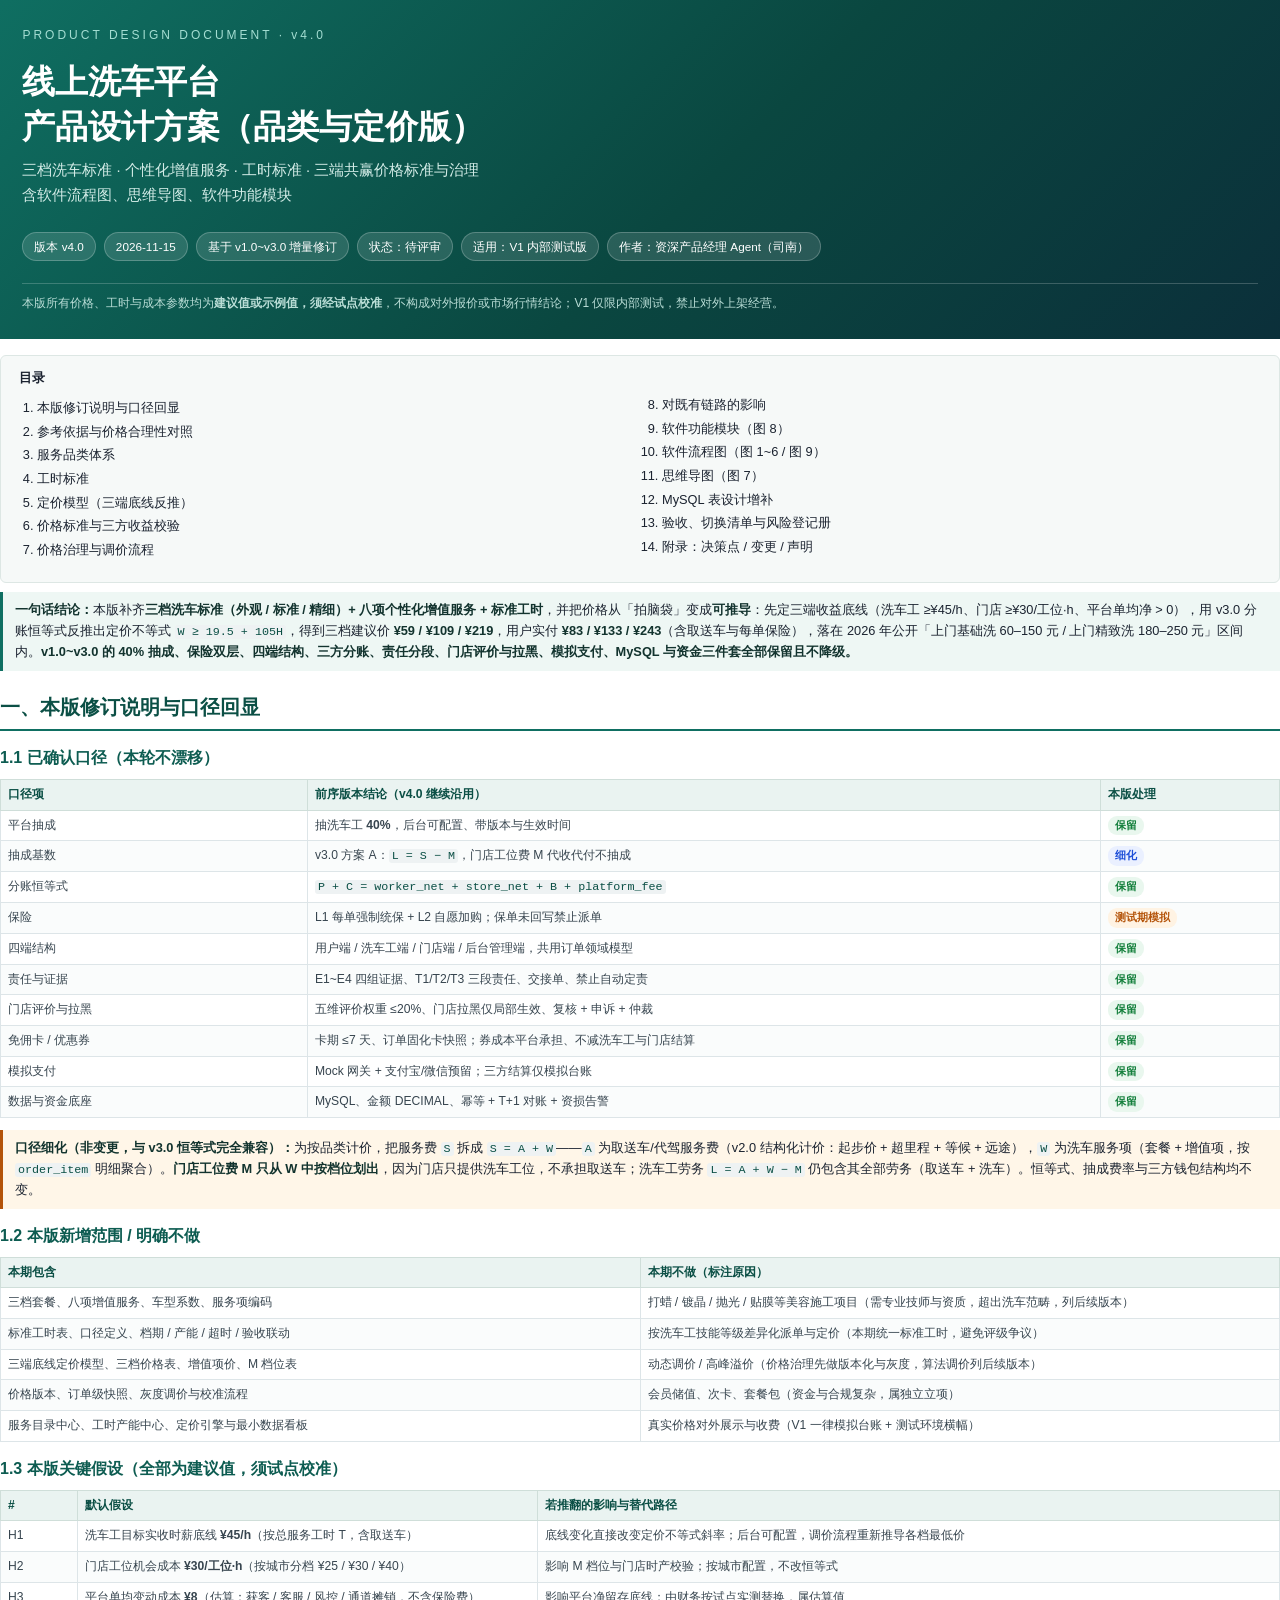
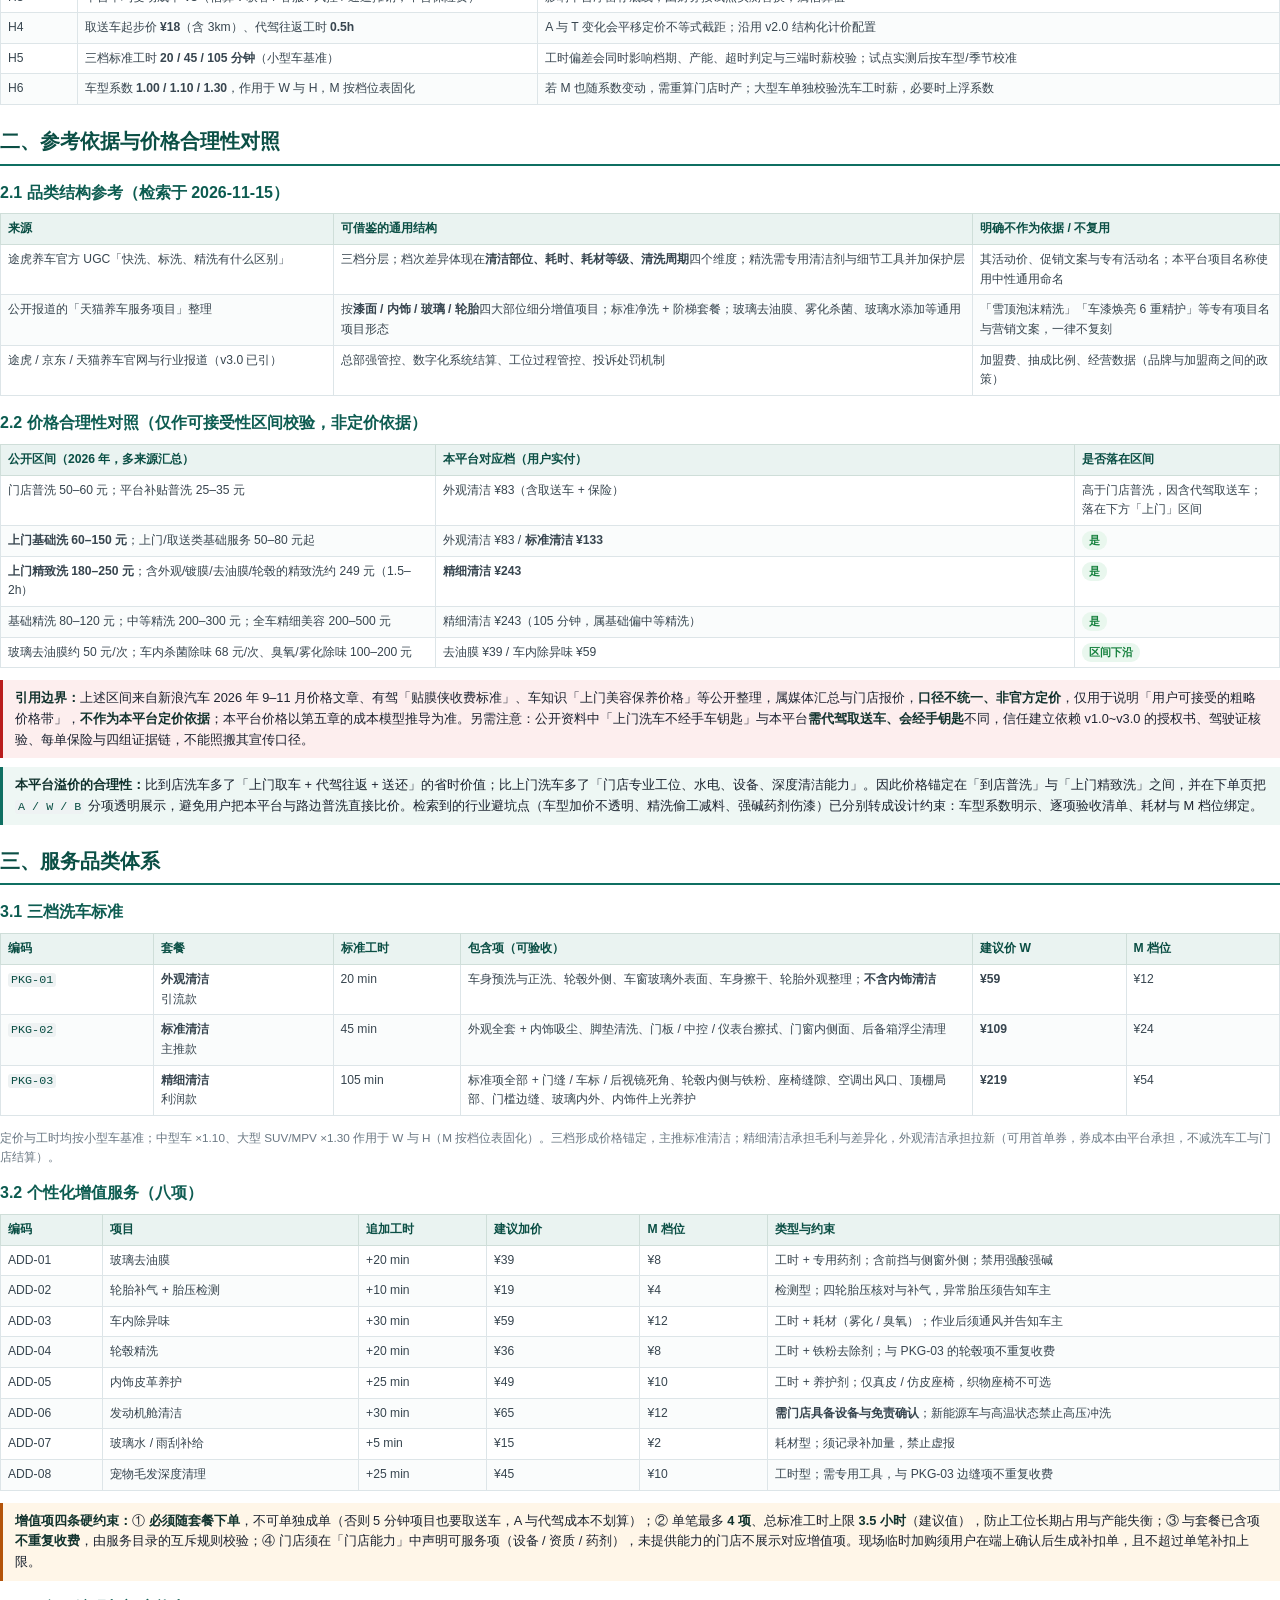
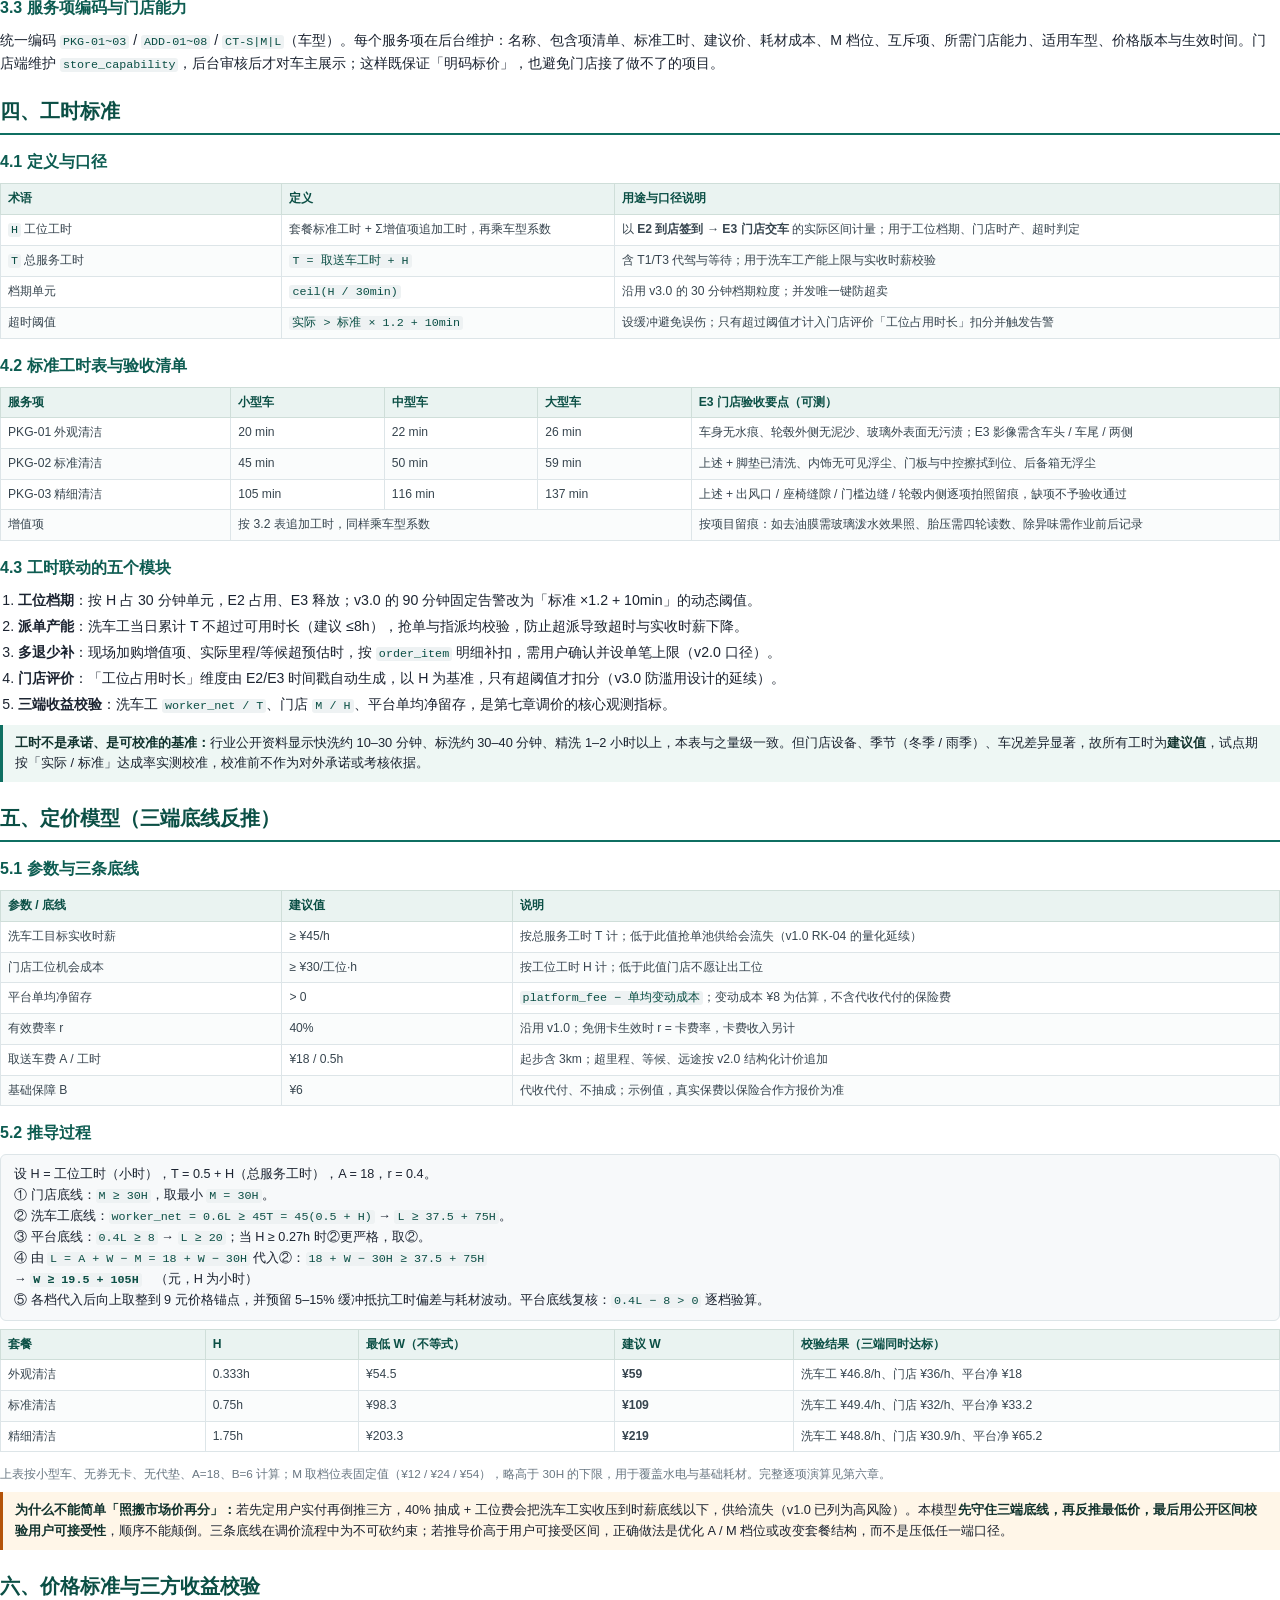
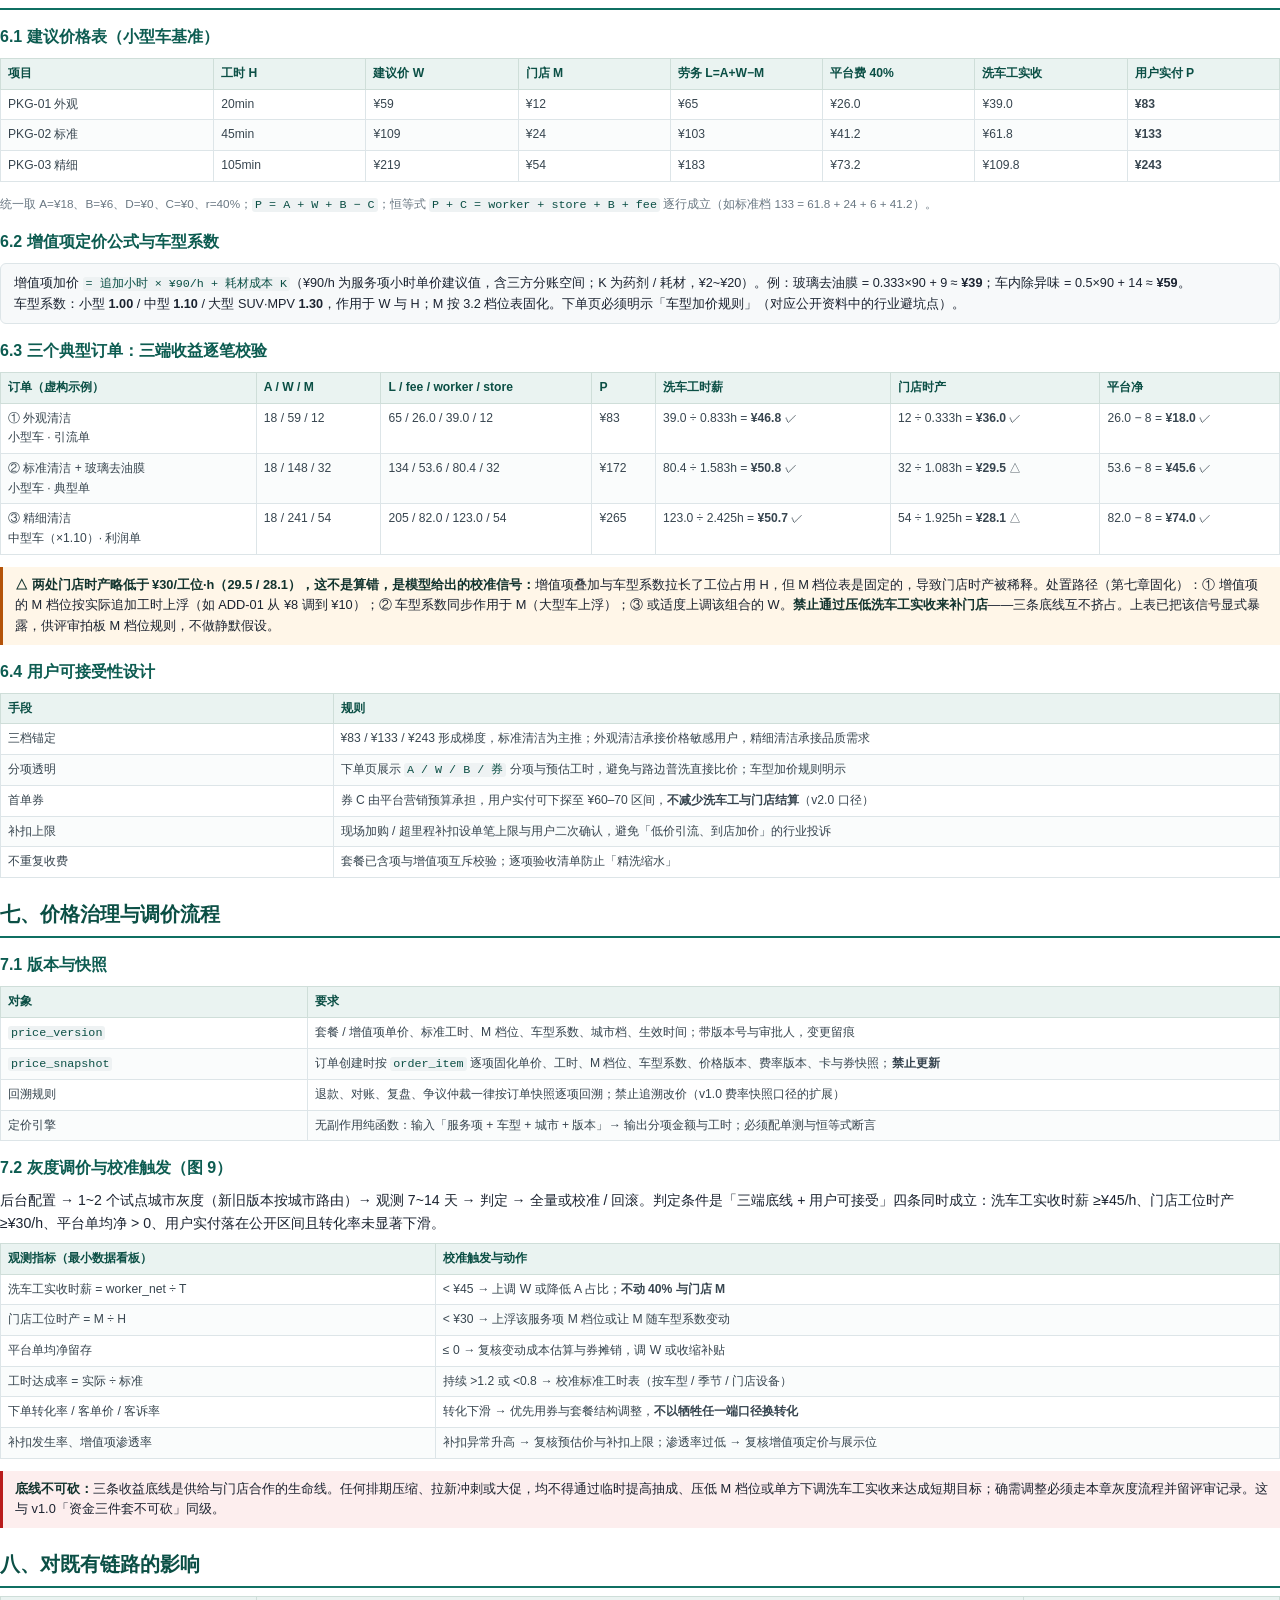
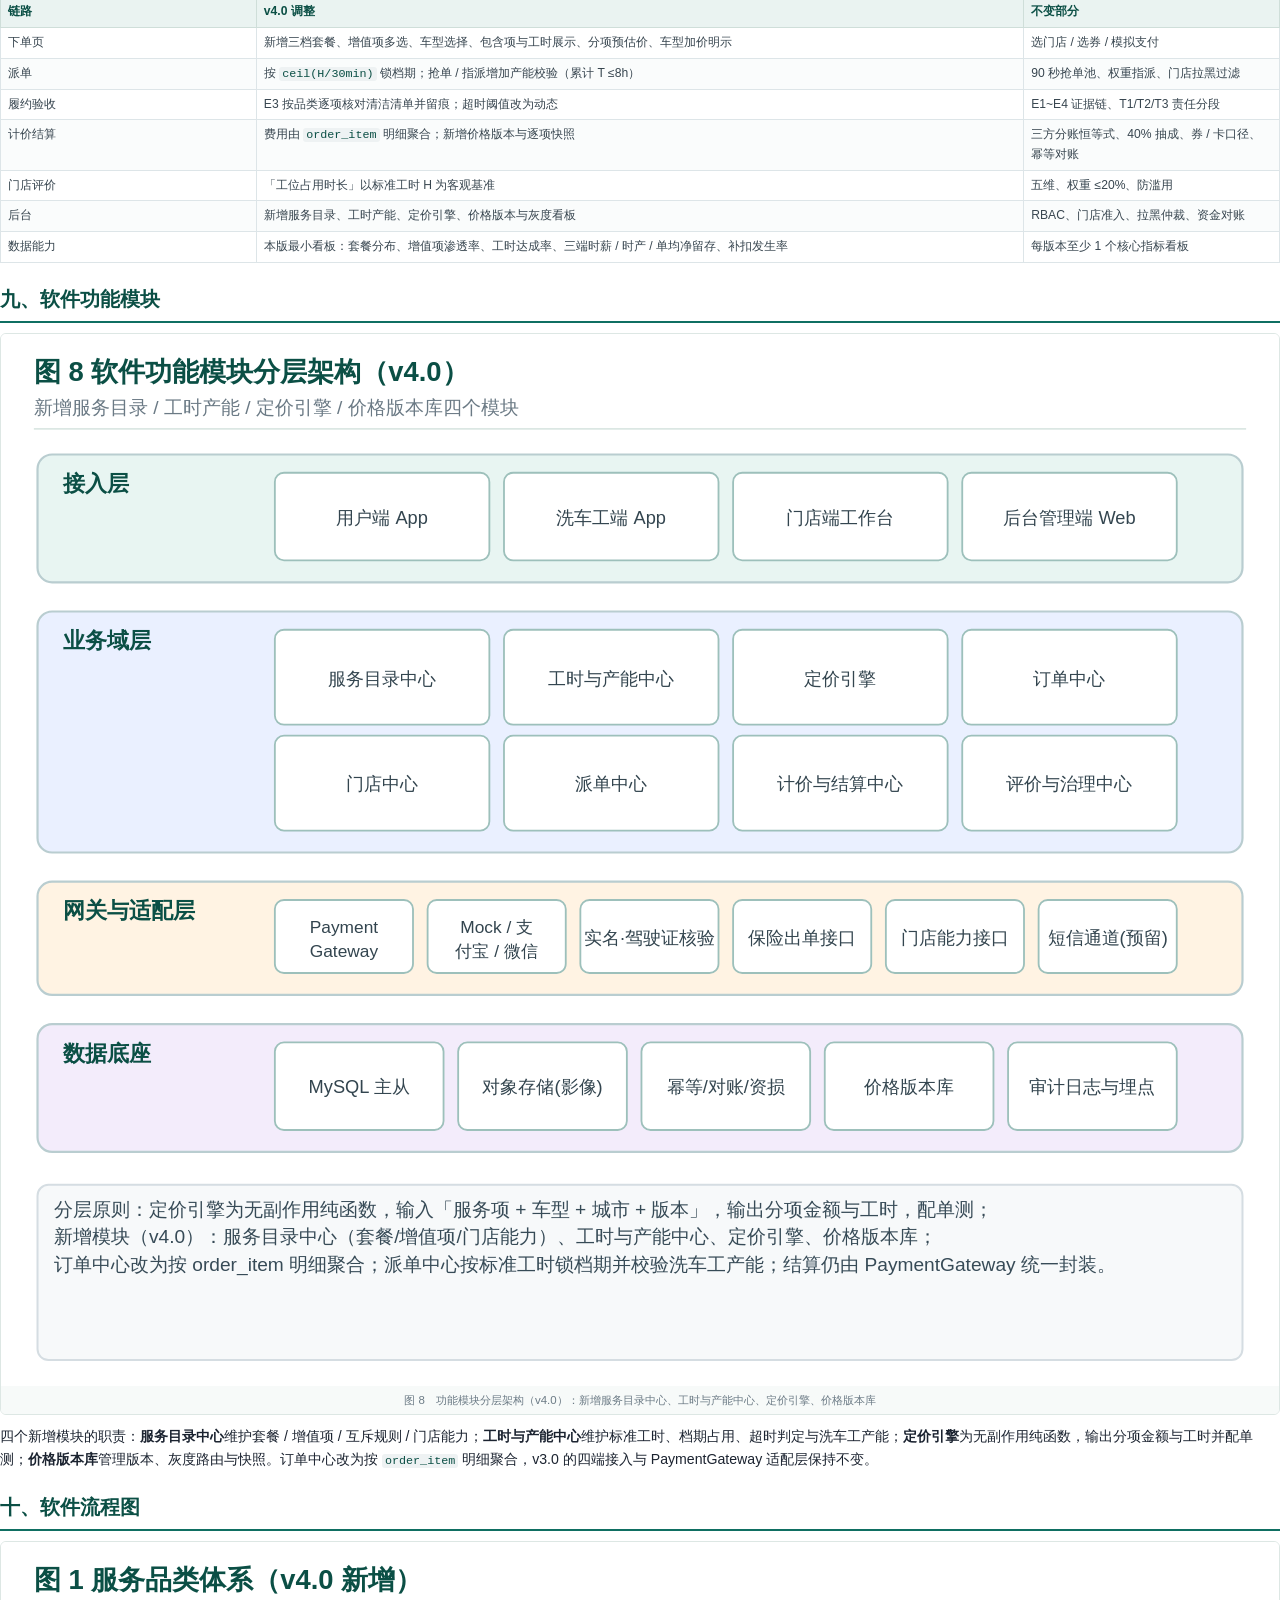
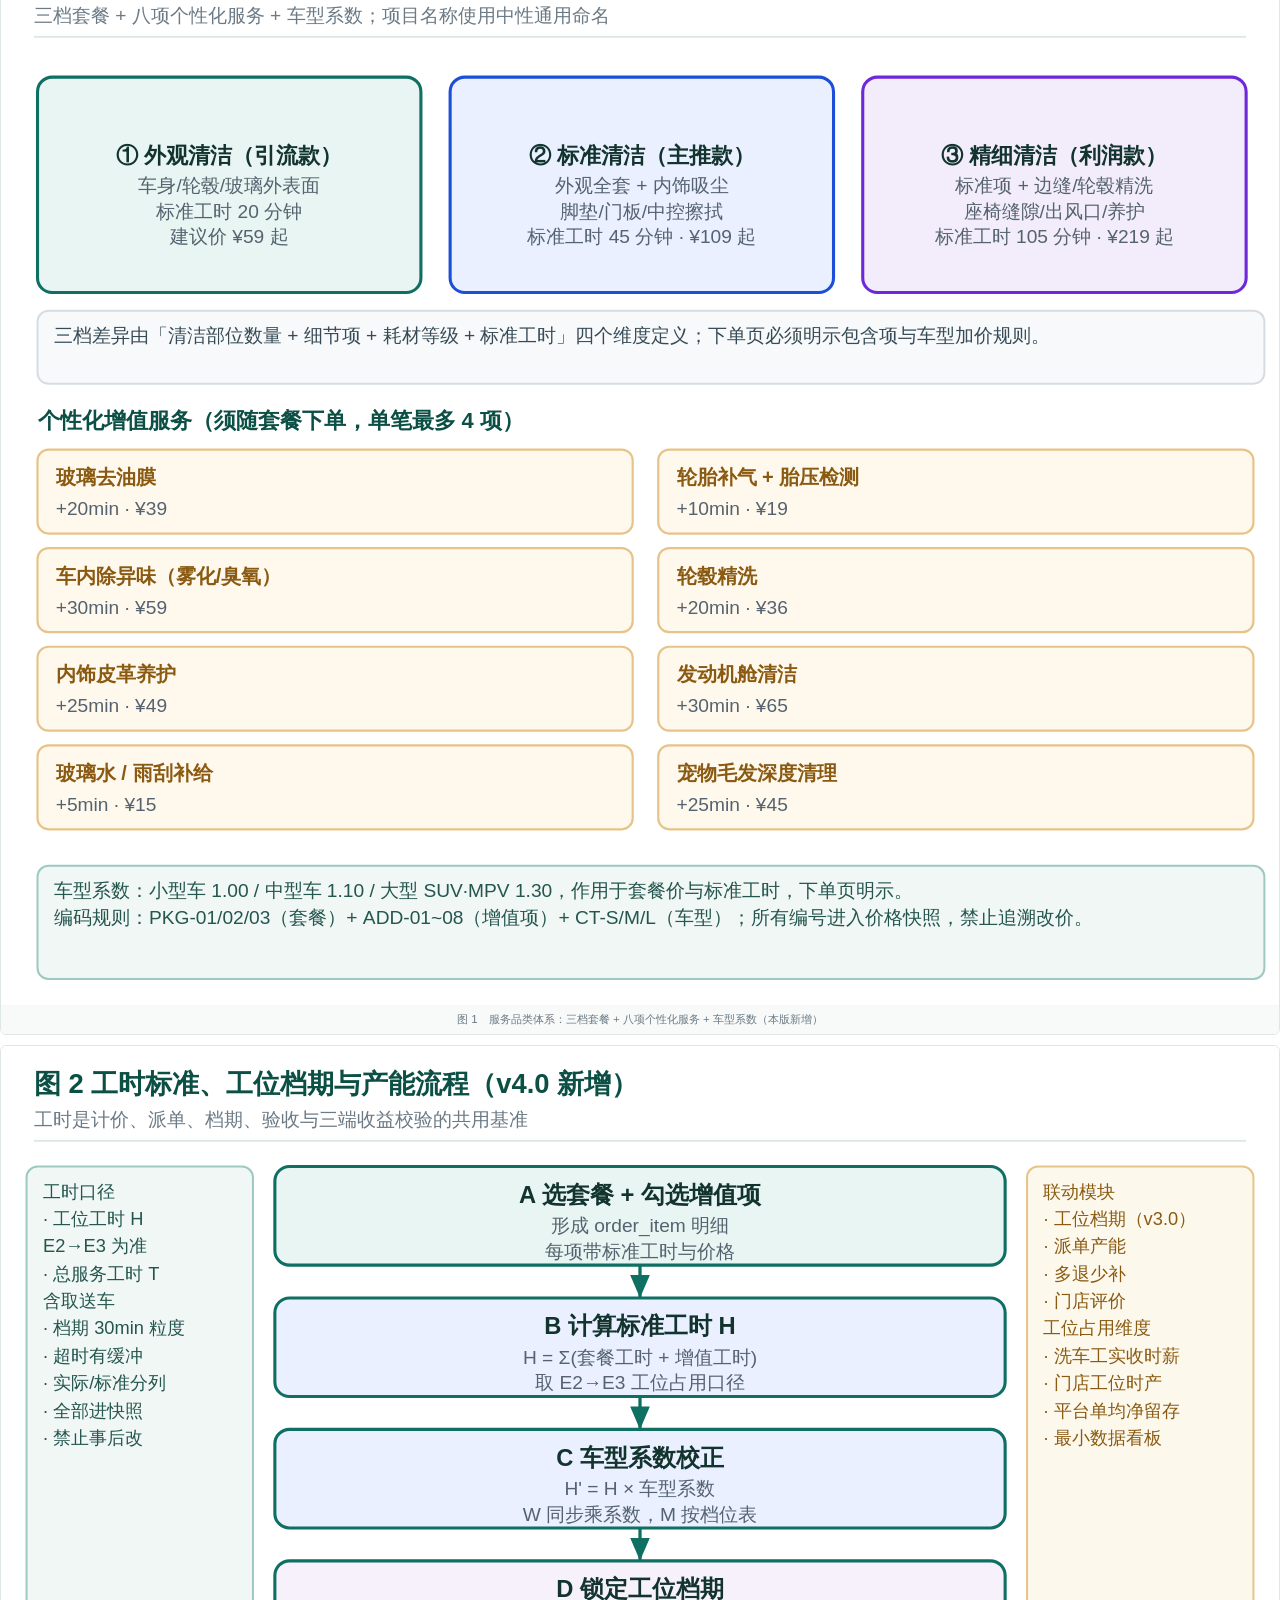
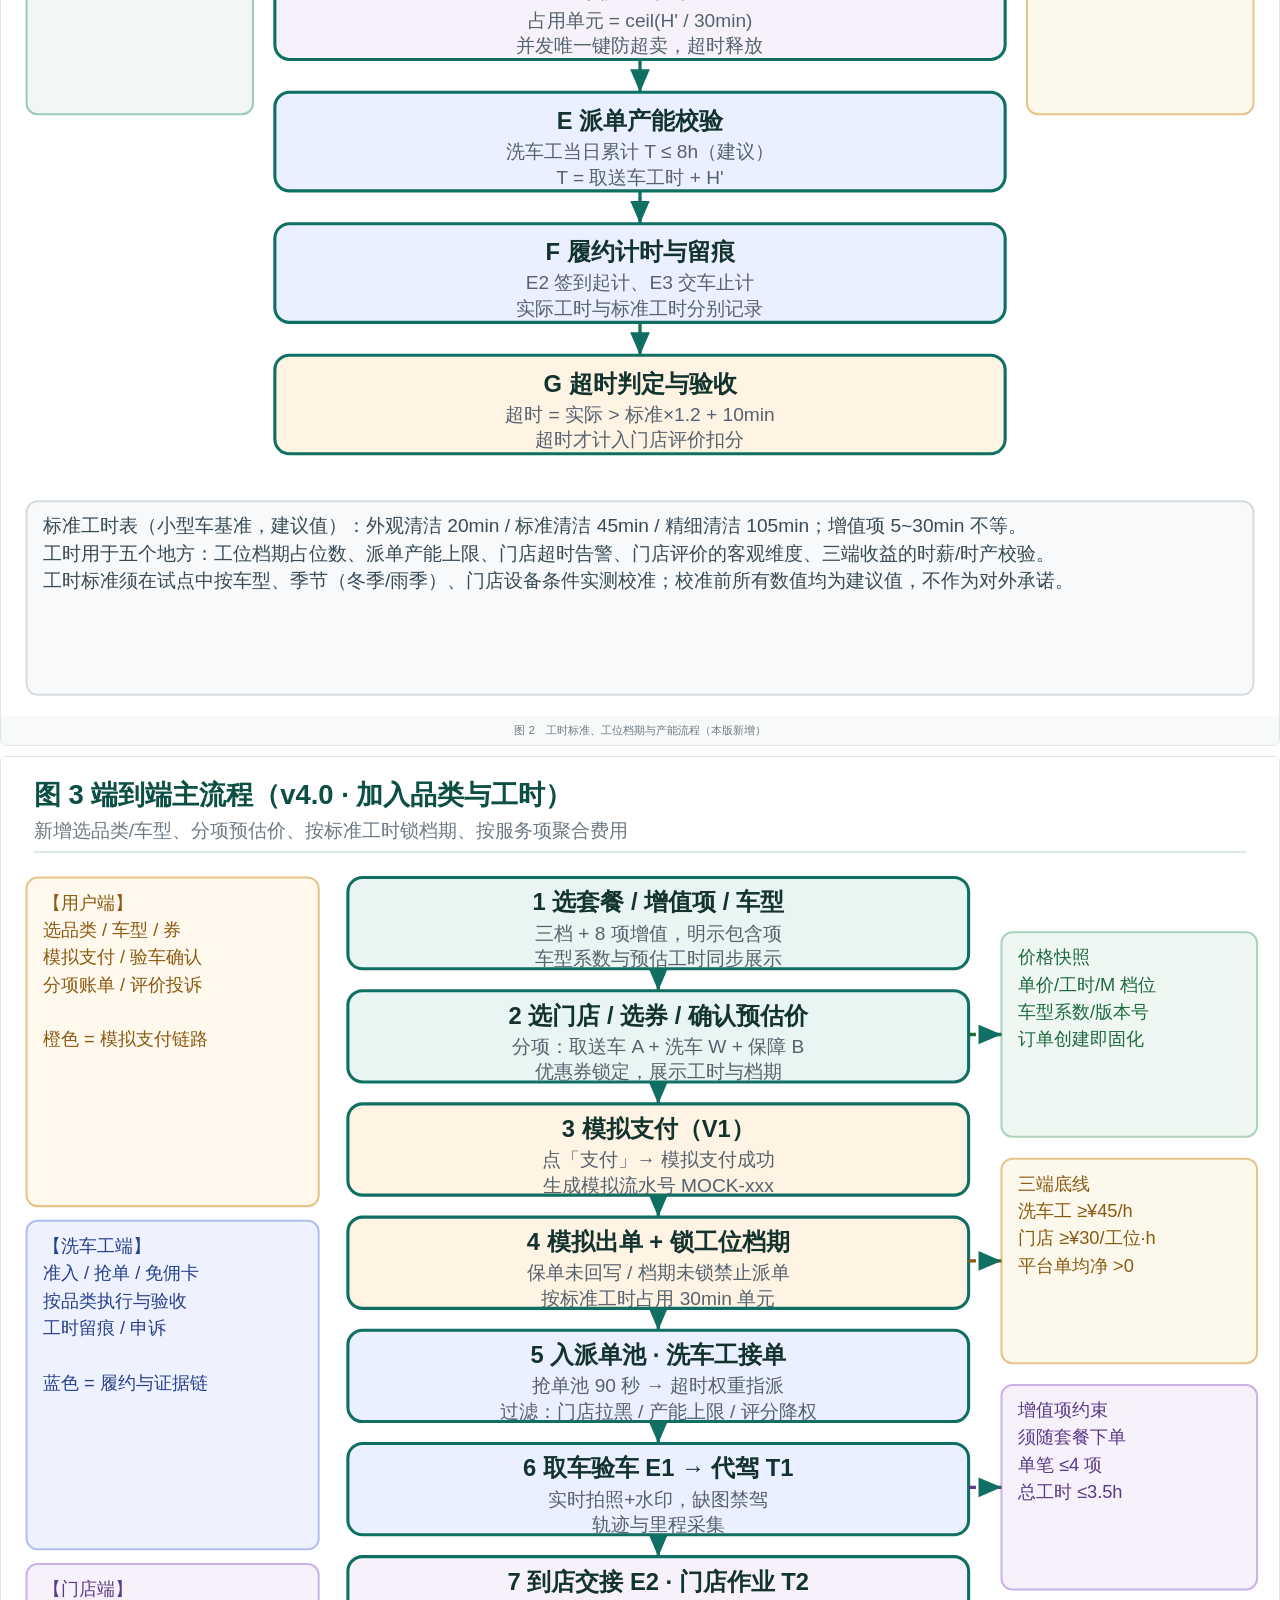
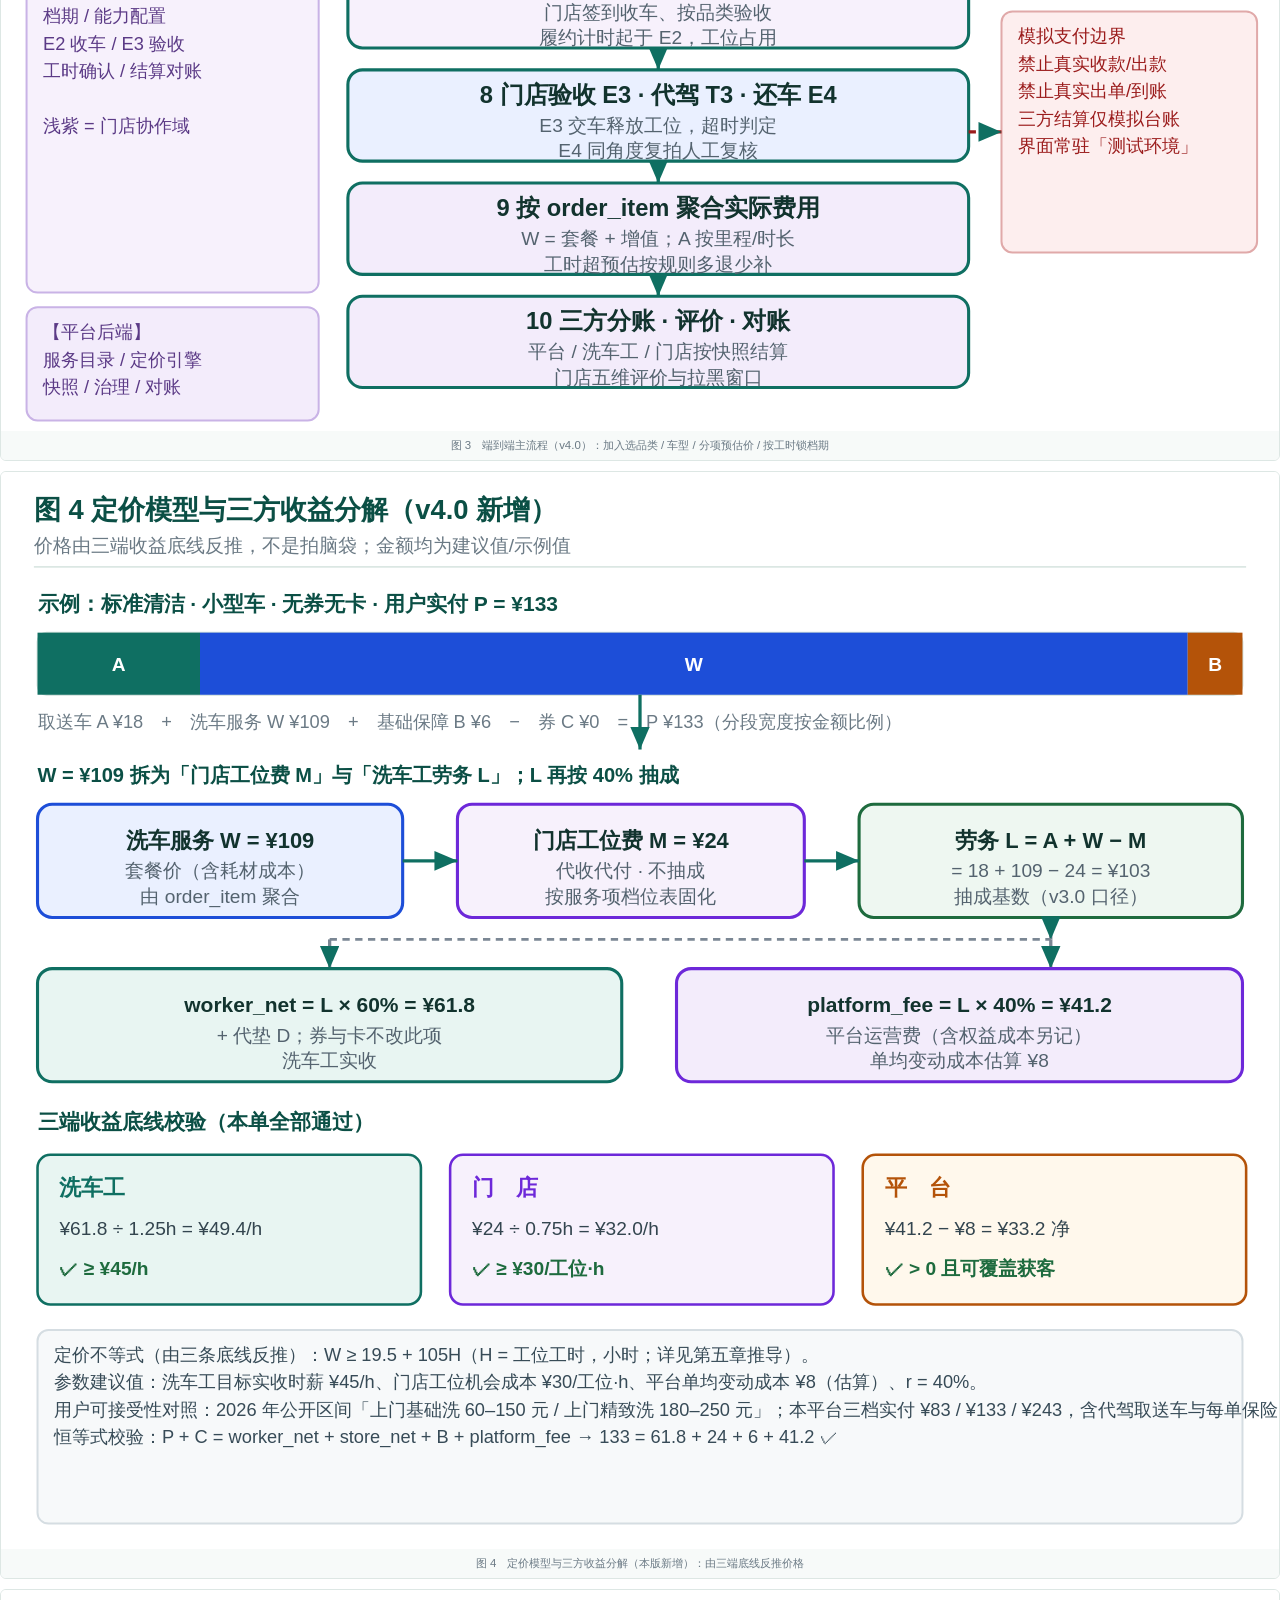
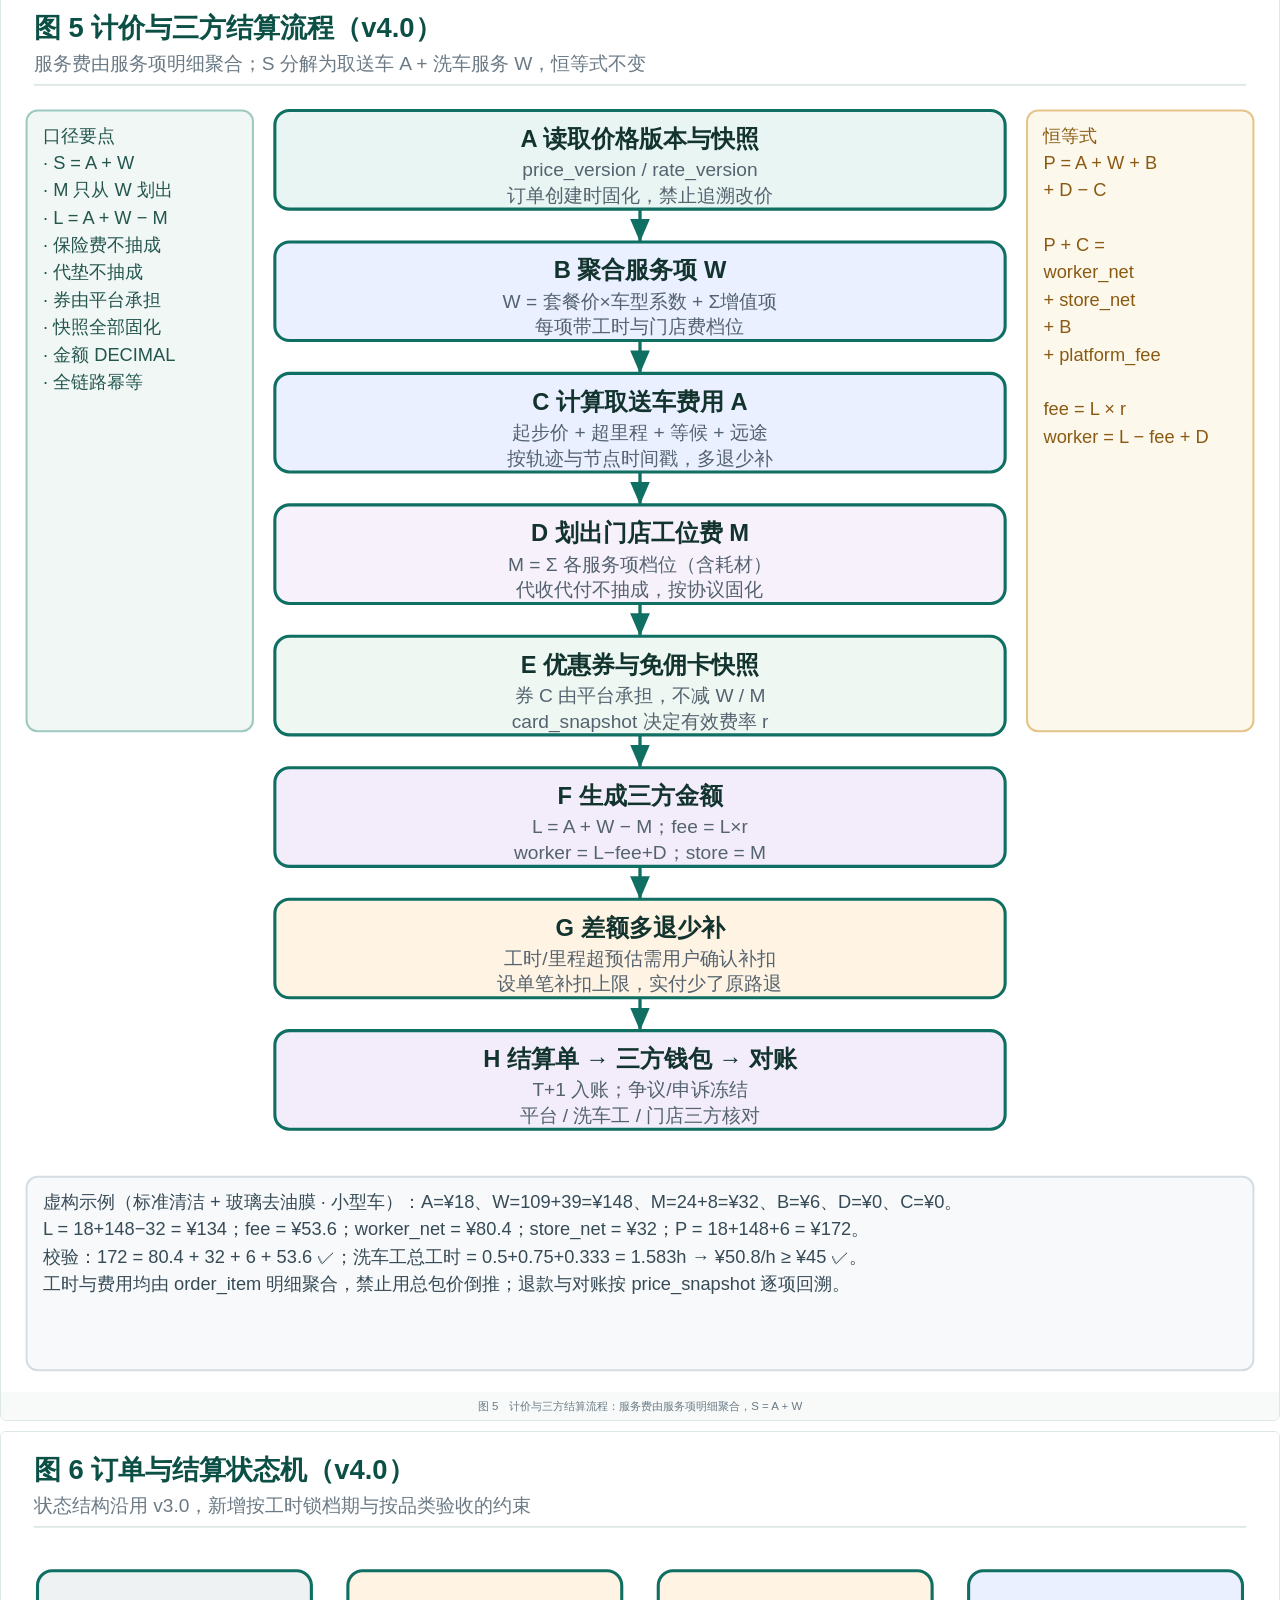
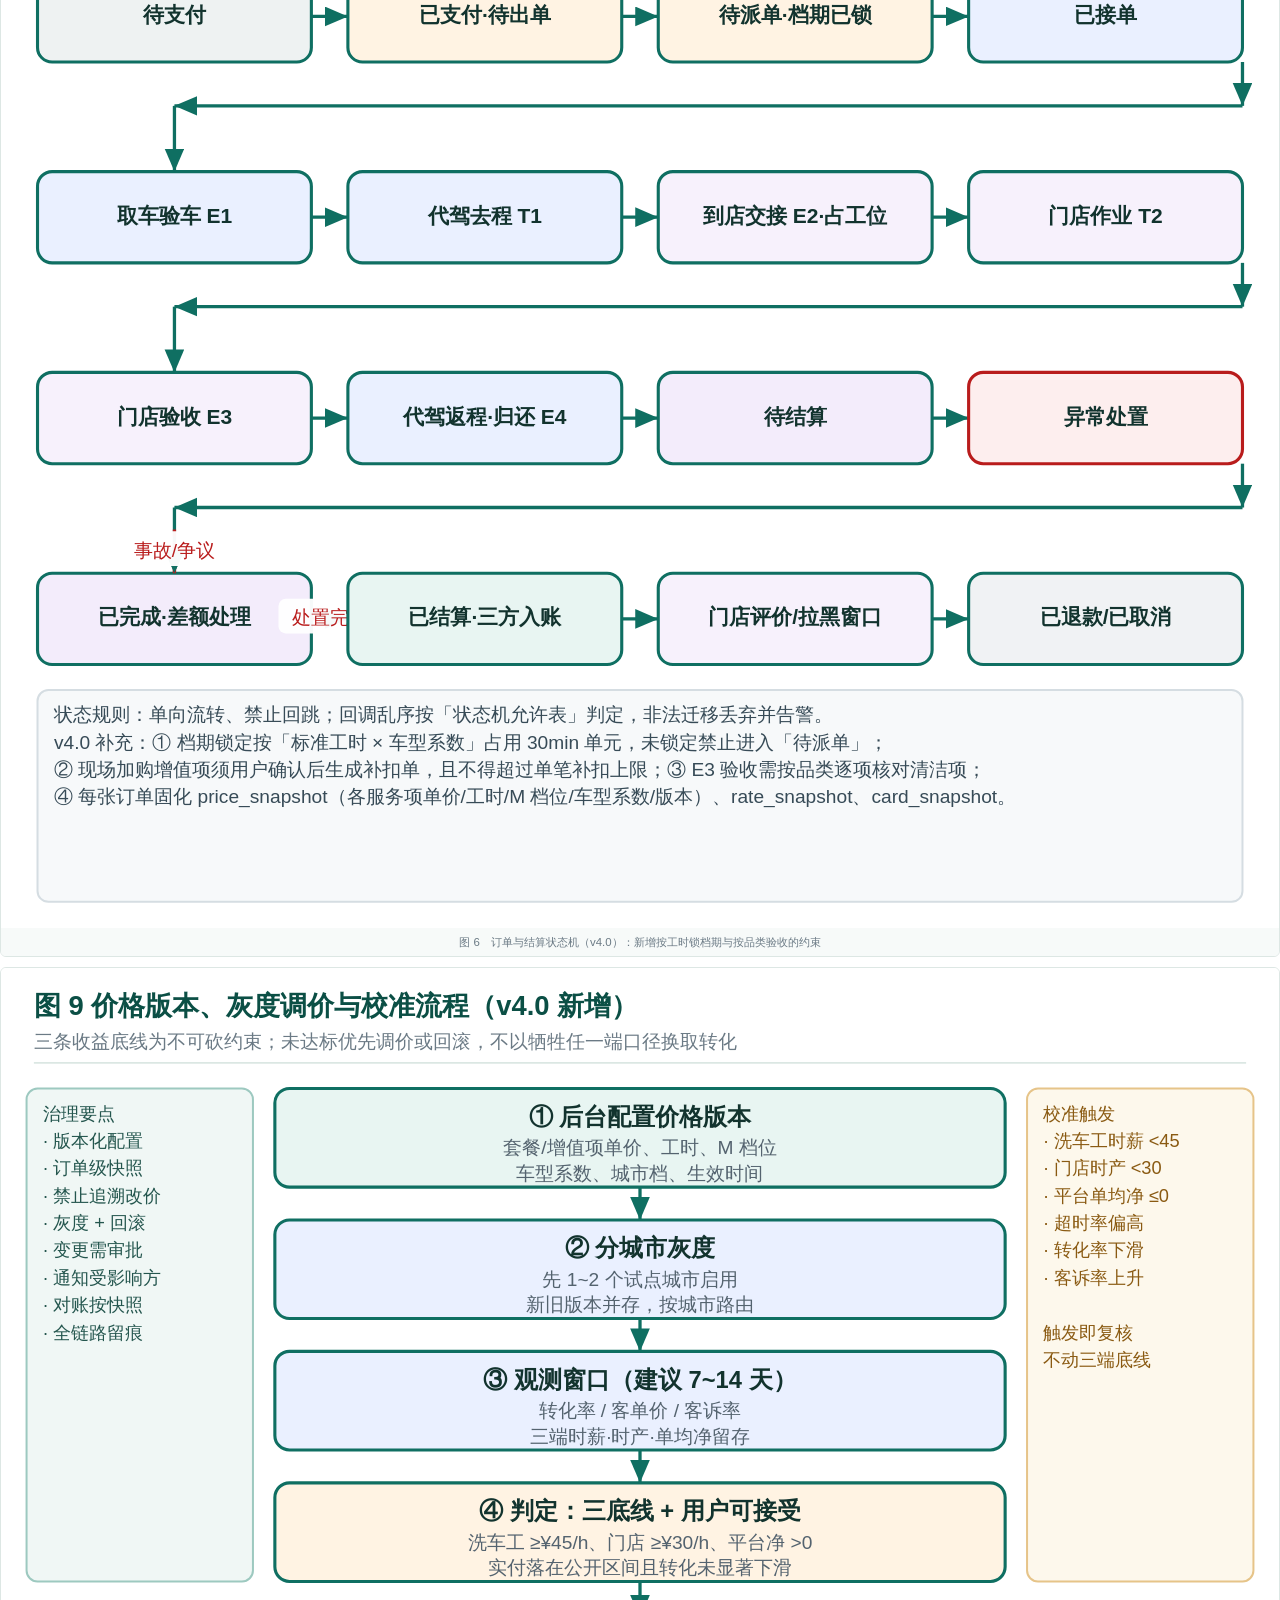
<file: docs/线上洗车平台-产品设计方案v4.0.html>
<!DOCTYPE html>
<html lang="zh-CN"><head><meta charset="UTF-8">
<title>线上洗车平台 · 产品设计方案 v4.0</title>
<style>
@page { size:A4; margin:15mm 13mm 16mm; }
*{box-sizing:border-box; -webkit-print-color-adjust:exact; print-color-adjust:exact;}
body{margin:0;color:#1b2330;background:#fff;font-family:'Noto Sans CJK SC',sans-serif;
 font-size:10.6pt;line-height:1.62;}
h1,h2,h3,h4{color:#0b4f45;margin:0 0 8px;break-after:avoid;}
h2{font-size:15pt;border-bottom:2px solid #0f6f62;padding-bottom:6px;margin-top:20px;}
h3{font-size:12pt;margin-top:14px;color:#0d5c51;}
h4{font-size:10.8pt;margin-top:10px;}
p{margin:6px 0;}
ul,ol{margin:6px 0 8px;padding-left:18px;} li{margin:3px 0;}
table{width:100%;border-collapse:collapse;margin:8px 0 12px;font-size:9.1pt;}
th{background:#eaf3f1;color:#0b4f45;text-align:left;padding:5px 7px;border:1px solid #cfded9;font-weight:700;}
td{padding:5px 7px;border:1px solid #dde5e8;vertical-align:top;color:#37454f;}
tbody tr:nth-child(even){background:#fafcfc;}
code{font-family:'Noto Sans Mono CJK SC',monospace;background:#eef2f3;color:#0b4f45;
 padding:0 3px;border-radius:3px;font-size:8.8pt;}
.small{font-size:8.8pt;color:#697782;}
.tag{display:inline-block;padding:1px 7px;border-radius:9px;font-size:8pt;font-weight:700;}
.t-red{background:#fdecec;color:#b91c1c;} .t-org{background:#fff3e3;color:#b45309;}
.t-green{background:#e9f7ee;color:#15803d;} .t-blue{background:#eaf0ff;color:#1d4ed8;}
.t-purple{background:#f3ecfb;color:#6d28d9;} .t-gray{background:#eceff2;color:#4a5568;}
.callout{border-left:3.5px solid #0f6f62;background:#eef7f4;padding:8px 12px;margin:9px 0;font-size:9.6pt;}
.callout.warn{border-color:#b45309;background:#fff6e8;}
.callout.danger{border-color:#b91c1c;background:#fdeeee;}
.callout b{color:#12332e;}
.figure{margin:10px 0;break-inside:avoid;border:1px solid #dde7e4;border-radius:6px;overflow:hidden;}
.figure svg{display:block;width:100%;height:auto;}
.cover{background:linear-gradient(135deg,#0f6f62,#0a4740 55%,#0b2f3a);color:#fff;
 padding:34px 30px 26px;margin:-2mm -2mm 0;border-radius:0;}
.cover .k{font-size:9pt;letter-spacing:3px;color:#a4ddd2;}
.cover h1{color:#fff;font-size:25pt;margin:14px 0 8px;line-height:1.35;}
.cover .sub{font-size:11pt;color:#d3ece7;line-height:1.7;}
.cover .meta{margin-top:24px;display:flex;flex-wrap:wrap;gap:8px;}
.cover .meta span{background:rgba(255,255,255,.13);border:1px solid rgba(255,255,255,.22);
 padding:4px 11px;border-radius:16px;font-size:8.8pt;}
.cover .disc{margin-top:22px;font-size:9pt;color:#b9ddd6;border-top:1px solid rgba(255,255,255,.2);padding-top:10px;}
.toc{background:#f6f9f8;border:1px solid #dde7e4;border-radius:6px;padding:12px 18px;font-size:9.6pt;}
.toc ol{columns:2;column-gap:26px;}
.figcap{font-size:8.6pt;color:#6b7a85;text-align:center;padding:5px;background:#f7faf9;}
.kv{background:#f7f9fa;border:1px solid #dde5e8;border-radius:6px;padding:9px 13px;font-size:9.5pt;}
.foot{margin-top:16px;border-top:1px solid #dde5e8;padding-top:9px;font-size:8.8pt;color:#697782;}
</style></head><body>

<div class="cover">
 <div class="k">PRODUCT DESIGN DOCUMENT · v4.0</div>
 <h1>线上洗车平台<br>产品设计方案（品类与定价版）</h1>
 <div class="sub">三档洗车标准 · 个性化增值服务 · 工时标准 · 三端共赢价格标准与治理<br>含软件流程图、思维导图、软件功能模块</div>
 <div class="meta"><span>版本 v4.0</span><span>2026-11-15</span><span>基于 v1.0~v3.0 增量修订</span>
 <span>状态：待评审</span><span>适用：V1 内部测试版</span><span>作者：资深产品经理 Agent（司南）</span></div>
 <div class="disc">本版所有价格、工时与成本参数均为<b>建议值或示例值，须经试点校准</b>，不构成对外报价或市场行情结论；V1 仅限内部测试，禁止对外上架经营。</div>
</div>

<div class="toc" style="margin-top:16px;">
<b>目录</b><ol>
<li>本版修订说明与口径回显</li><li>参考依据与价格合理性对照</li><li>服务品类体系</li>
<li>工时标准</li><li>定价模型（三端底线反推）</li><li>价格标准与三方收益校验</li>
<li>价格治理与调价流程</li><li>对既有链路的影响</li><li>软件功能模块（图 8）</li>
<li>软件流程图（图 1~6 / 图 9）</li><li>思维导图（图 7）</li><li>MySQL 表设计增补</li>
<li>验收、切换清单与风险登记册</li><li>附录：决策点 / 变更 / 声明</li>
</ol></div>
<div class="callout"><b>一句话结论：</b>本版补齐<b>三档洗车标准（外观 / 标准 / 精细）+ 八项个性化增值服务 + 标准工时</b>，并把价格从「拍脑袋」变成<b>可推导</b>：先定三端收益底线（洗车工 ≥¥45/h、门店 ≥¥30/工位·h、平台单均净 &gt; 0），用 v3.0 分账恒等式反推出定价不等式 <code>W ≥ 19.5 + 105H</code>，得到三档建议价 <b>¥59 / ¥109 / ¥219</b>，用户实付 <b>¥83 / ¥133 / ¥243</b>（含取送车与每单保险），落在 2026 年公开「上门基础洗 60–150 元 / 上门精致洗 180–250 元」区间内。<b>v1.0~v3.0 的 40% 抽成、保险双层、四端结构、三方分账、责任分段、门店评价与拉黑、模拟支付、MySQL 与资金三件套全部保留且不降级。</b></div>

<h2>一、本版修订说明与口径回显</h2>
<h3>1.1 已确认口径（本轮不漂移）</h3>
<table><thead><tr><th style="width:24%">口径项</th><th>前序版本结论（v4.0 继续沿用）</th><th style="width:14%">本版处理</th></tr></thead><tbody>
<tr><td>平台抽成</td><td>抽洗车工 <b>40%</b>，后台可配置、带版本与生效时间</td><td><span class="tag t-green">保留</span></td></tr>
<tr><td>抽成基数</td><td>v3.0 方案 A：<code>L = S − M</code>，门店工位费 M 代收代付不抽成</td><td><span class="tag t-blue">细化</span></td></tr>
<tr><td>分账恒等式</td><td><code>P + C = worker_net + store_net + B + platform_fee</code></td><td><span class="tag t-green">保留</span></td></tr>
<tr><td>保险</td><td>L1 每单强制统保 + L2 自愿加购；保单未回写禁止派单</td><td><span class="tag t-org">测试期模拟</span></td></tr>
<tr><td>四端结构</td><td>用户端 / 洗车工端 / 门店端 / 后台管理端，共用订单领域模型</td><td><span class="tag t-green">保留</span></td></tr>
<tr><td>责任与证据</td><td>E1~E4 四组证据、T1/T2/T3 三段责任、交接单、禁止自动定责</td><td><span class="tag t-green">保留</span></td></tr>
<tr><td>门店评价与拉黑</td><td>五维评价权重 ≤20%、门店拉黑仅局部生效、复核 + 申诉 + 仲裁</td><td><span class="tag t-green">保留</span></td></tr>
<tr><td>免佣卡 / 优惠券</td><td>卡期 ≤7 天、订单固化卡快照；券成本平台承担、不减洗车工与门店结算</td><td><span class="tag t-green">保留</span></td></tr>
<tr><td>模拟支付</td><td>Mock 网关 + 支付宝/微信预留；三方结算仅模拟台账</td><td><span class="tag t-green">保留</span></td></tr>
<tr><td>数据与资金底座</td><td>MySQL、金额 DECIMAL、幂等 + T+1 对账 + 资损告警</td><td><span class="tag t-green">保留</span></td></tr>
</tbody></table>
<div class="callout warn"><b>口径细化（非变更，与 v3.0 恒等式完全兼容）：</b>为按品类计价，把服务费 <code>S</code> 拆成 <code>S = A + W</code>——<code>A</code> 为取送车/代驾服务费（v2.0 结构化计价：起步价 + 超里程 + 等候 + 远途），<code>W</code> 为洗车服务项（套餐 + 增值项，按 <code>order_item</code> 明细聚合）。<b>门店工位费 M 只从 W 中按档位划出</b>，因为门店只提供洗车工位，不承担取送车；洗车工劳务 <code>L = A + W − M</code> 仍包含其全部劳务（取送车 + 洗车）。恒等式、抽成费率与三方钱包结构均不变。</div>
<h3>1.2 本版新增范围 / 明确不做</h3>
<table><thead><tr><th style="width:50%">本期包含</th><th>本期不做（标注原因）</th></tr></thead><tbody>
<tr><td>三档套餐、八项增值服务、车型系数、服务项编码</td><td>打蜡 / 镀晶 / 抛光 / 贴膜等美容施工项目（需专业技师与资质，超出洗车范畴，列后续版本）</td></tr>
<tr><td>标准工时表、口径定义、档期 / 产能 / 超时 / 验收联动</td><td>按洗车工技能等级差异化派单与定价（本期统一标准工时，避免评级争议）</td></tr>
<tr><td>三端底线定价模型、三档价格表、增值项价、M 档位表</td><td>动态调价 / 高峰溢价（价格治理先做版本化与灰度，算法调价列后续版本）</td></tr>
<tr><td>价格版本、订单级快照、灰度调价与校准流程</td><td>会员储值、次卡、套餐包（资金与合规复杂，属独立立项）</td></tr>
<tr><td>服务目录中心、工时产能中心、定价引擎与最小数据看板</td><td>真实价格对外展示与收费（V1 一律模拟台账 + 测试环境横幅）</td></tr>
</tbody></table>
<h3>1.3 本版关键假设（全部为建议值，须试点校准）</h3>
<table><thead><tr><th style="width:6%">#</th><th style="width:36%">默认假设</th><th>若推翻的影响与替代路径</th></tr></thead><tbody>
<tr><td>H1</td><td>洗车工目标实收时薪底线 <b>¥45/h</b>（按总服务工时 T，含取送车）</td><td>底线变化直接改变定价不等式斜率；后台可配置，调价流程重新推导各档最低价</td></tr>
<tr><td>H2</td><td>门店工位机会成本 <b>¥30/工位·h</b>（按城市分档 ¥25 / ¥30 / ¥40）</td><td>影响 M 档位与门店时产校验；按城市配置，不改恒等式</td></tr>
<tr><td>H3</td><td>平台单均变动成本 <b>¥8</b>（估算：获客 / 客服 / 风控 / 通道摊销，不含保险费）</td><td>影响平台净留存底线；由财务按试点实测替换，属估算值</td></tr>
<tr><td>H4</td><td>取送车起步价 <b>¥18</b>（含 3km）、代驾往返工时 <b>0.5h</b></td><td>A 与 T 变化会平移定价不等式截距；沿用 v2.0 结构化计价配置</td></tr>
<tr><td>H5</td><td>三档标准工时 <b>20 / 45 / 105 分钟</b>（小型车基准）</td><td>工时偏差会同时影响档期、产能、超时判定与三端时薪校验；试点实测后按车型/季节校准</td></tr>
<tr><td>H6</td><td>车型系数 <b>1.00 / 1.10 / 1.30</b>，作用于 W 与 H，M 按档位表固化</td><td>若 M 也随系数变动，需重算门店时产；大型车单独校验洗车工时薪，必要时上浮系数</td></tr>
</tbody></table>

<h2>二、参考依据与价格合理性对照</h2>
<h3>2.1 品类结构参考（检索于 2026-11-15）</h3>
<table><thead><tr><th style="width:26%">来源</th><th>可借鉴的<b>通用结构</b></th><th style="width:24%">明确不作为依据 / 不复用</th></tr></thead><tbody>
<tr><td>途虎养车官方 UGC「快洗、标洗、精洗有什么区别」</td><td>三档分层；档次差异体现在<b>清洁部位、耗时、耗材等级、清洗周期</b>四个维度；精洗需专用清洁剂与细节工具并加保护层</td><td>其活动价、促销文案与专有活动名；本平台项目名称使用中性通用命名</td></tr>
<tr><td>公开报道的「天猫养车服务项目」整理</td><td>按<b>漆面 / 内饰 / 玻璃 / 轮胎</b>四大部位细分增值项目；标准净洗 + 阶梯套餐；玻璃去油膜、雾化杀菌、玻璃水添加等通用项目形态</td><td>「雪顶泡沫精洗」「车漆焕亮 6 重精护」等专有项目名与营销文案，一律不复刻</td></tr>
<tr><td>途虎 / 京东 / 天猫养车官网与行业报道（v3.0 已引）</td><td>总部强管控、数字化系统结算、工位过程管控、投诉处罚机制</td><td>加盟费、抽成比例、经营数据（品牌与加盟商之间的政策）</td></tr>
</tbody></table>
<h3>2.2 价格合理性对照（仅作可接受性区间校验，<b>非定价依据</b>）</h3>
<table><thead><tr><th style="width:34%">公开区间（2026 年，多来源汇总）</th><th>本平台对应档（用户实付）</th><th style="width:16%">是否落在区间</th></tr></thead><tbody>
<tr><td>门店普洗 50–60 元；平台补贴普洗 25–35 元</td><td>外观清洁 ¥83（含取送车 + 保险）</td><td>高于门店普洗，因含代驾取送车；落在下方「上门」区间</td></tr>
<tr><td><b>上门基础洗 60–150 元</b>；上门/取送类基础服务 50–80 元起</td><td>外观清洁 ¥83 / <b>标准清洁 ¥133</b></td><td><span class="tag t-green">是</span></td></tr>
<tr><td><b>上门精致洗 180–250 元</b>；含外观/镀膜/去油膜/轮毂的精致洗约 249 元（1.5–2h）</td><td><b>精细清洁 ¥243</b></td><td><span class="tag t-green">是</span></td></tr>
<tr><td>基础精洗 80–120 元；中等精洗 200–300 元；全车精细美容 200–500 元</td><td>精细清洁 ¥243（105 分钟，属基础偏中等精洗）</td><td><span class="tag t-green">是</span></td></tr>
<tr><td>玻璃去油膜约 50 元/次；车内杀菌除味 68 元/次、臭氧/雾化除味 100–200 元</td><td>去油膜 ¥39 / 车内除异味 ¥59</td><td><span class="tag t-green">区间下沿</span></td></tr>
</tbody></table>
<div class="callout danger"><b>引用边界：</b>上述区间来自新浪汽车 2026 年 9–11 月价格文章、有驾「贴膜侠收费标准」、车知识「上门美容保养价格」等公开整理，属媒体汇总与门店报价，<b>口径不统一、非官方定价</b>，仅用于说明「用户可接受的粗略价格带」，<b>不作为本平台定价依据</b>；本平台价格以第五章的成本模型推导为准。另需注意：公开资料中「上门洗车不经手车钥匙」与本平台<b>需代驾取送车、会经手钥匙</b>不同，信任建立依赖 v1.0~v3.0 的授权书、驾驶证核验、每单保险与四组证据链，不能照搬其宣传口径。</div>
<div class="callout"><b>本平台溢价的合理性：</b>比到店洗车多了「上门取车 + 代驾往返 + 送还」的省时价值；比上门洗车多了「门店专业工位、水电、设备、深度清洁能力」。因此价格锚定在「到店普洗」与「上门精致洗」之间，并在下单页把 <code>A / W / B</code> 分项透明展示，避免用户把本平台与路边普洗直接比价。检索到的行业避坑点（车型加价不透明、精洗偷工减料、强碱药剂伤漆）已分别转成设计约束：车型系数明示、逐项验收清单、耗材与 M 档位绑定。</div>

<h2>三、服务品类体系</h2>
<h3>3.1 三档洗车标准</h3>
<table><thead><tr><th style="width:12%">编码</th><th style="width:14%">套餐</th><th style="width:10%">标准工时</th><th>包含项（可验收）</th><th style="width:12%">建议价 W</th><th style="width:12%">M 档位</th></tr></thead><tbody>
<tr><td><code>PKG-01</code></td><td><b>外观清洁</b><br>引流款</td><td>20 min</td><td>车身预洗与正洗、轮毂外侧、车窗玻璃外表面、车身擦干、轮胎外观整理；<b>不含内饰清洁</b></td><td><b>¥59</b></td><td>¥12</td></tr>
<tr><td><code>PKG-02</code></td><td><b>标准清洁</b><br>主推款</td><td>45 min</td><td>外观全套 + 内饰吸尘、脚垫清洗、门板 / 中控 / 仪表台擦拭、门窗内侧面、后备箱浮尘清理</td><td><b>¥109</b></td><td>¥24</td></tr>
<tr><td><code>PKG-03</code></td><td><b>精细清洁</b><br>利润款</td><td>105 min</td><td>标准项全部 + 门缝 / 车标 / 后视镜死角、轮毂内侧与铁粉、座椅缝隙、空调出风口、顶棚局部、门槛边缝、玻璃内外、内饰件上光养护</td><td><b>¥219</b></td><td>¥54</td></tr>
</tbody></table>
<p class="small">定价与工时均按小型车基准；中型车 ×1.10、大型 SUV/MPV ×1.30 作用于 W 与 H（M 按档位表固化）。三档形成价格锚定，主推标准清洁；精细清洁承担毛利与差异化，外观清洁承担拉新（可用首单券，券成本由平台承担，不减洗车工与门店结算）。</p>
<h3>3.2 个性化增值服务（八项）</h3>
<table><thead><tr><th style="width:8%">编码</th><th style="width:20%">项目</th><th style="width:10%">追加工时</th><th style="width:12%">建议加价</th><th style="width:10%">M 档位</th><th>类型与约束</th></tr></thead><tbody>
<tr><td>ADD-01</td><td>玻璃去油膜</td><td>+20 min</td><td>¥39</td><td>¥8</td><td>工时 + 专用药剂；含前挡与侧窗外侧；禁用强酸强碱</td></tr>
<tr><td>ADD-02</td><td>轮胎补气 + 胎压检测</td><td>+10 min</td><td>¥19</td><td>¥4</td><td>检测型；四轮胎压核对与补气，异常胎压须告知车主</td></tr>
<tr><td>ADD-03</td><td>车内除异味</td><td>+30 min</td><td>¥59</td><td>¥12</td><td>工时 + 耗材（雾化 / 臭氧）；作业后须通风并告知车主</td></tr>
<tr><td>ADD-04</td><td>轮毂精洗</td><td>+20 min</td><td>¥36</td><td>¥8</td><td>工时 + 铁粉去除剂；与 PKG-03 的轮毂项不重复收费</td></tr>
<tr><td>ADD-05</td><td>内饰皮革养护</td><td>+25 min</td><td>¥49</td><td>¥10</td><td>工时 + 养护剂；仅真皮 / 仿皮座椅，织物座椅不可选</td></tr>
<tr><td>ADD-06</td><td>发动机舱清洁</td><td>+30 min</td><td>¥65</td><td>¥12</td><td><b>需门店具备设备与免责确认</b>；新能源车与高温状态禁止高压冲洗</td></tr>
<tr><td>ADD-07</td><td>玻璃水 / 雨刮补给</td><td>+5 min</td><td>¥15</td><td>¥2</td><td>耗材型；须记录补加量，禁止虚报</td></tr>
<tr><td>ADD-08</td><td>宠物毛发深度清理</td><td>+25 min</td><td>¥45</td><td>¥10</td><td>工时型；需专用工具，与 PKG-03 边缝项不重复收费</td></tr>
</tbody></table>
<div class="callout warn"><b>增值项四条硬约束：</b>① <b>必须随套餐下单</b>，不可单独成单（否则 5 分钟项目也要取送车，A 与代驾成本不划算）；② 单笔最多 <b>4 项</b>、总标准工时上限 <b>3.5 小时</b>（建议值），防止工位长期占用与产能失衡；③ 与套餐已含项<b>不重复收费</b>，由服务目录的互斥规则校验；④ 门店须在「门店能力」中声明可服务项（设备 / 资质 / 药剂），未提供能力的门店不展示对应增值项。现场临时加购须用户在端上确认后生成补扣单，且不超过单笔补扣上限。</div>
<h3>3.3 服务项编码与门店能力</h3>
<p>统一编码 <code>PKG-01~03</code> / <code>ADD-01~08</code> / <code>CT-S|M|L</code>（车型）。每个服务项在后台维护：名称、包含项清单、标准工时、建议价、耗材成本、M 档位、互斥项、所需门店能力、适用车型、价格版本与生效时间。门店端维护 <code>store_capability</code>，后台审核后才对车主展示；这样既保证「明码标价」，也避免门店接了做不了的项目。</p>

<h2>四、工时标准</h2>
<h3>4.1 定义与口径</h3>
<table><thead><tr><th style="width:22%">术语</th><th style="width:26%">定义</th><th>用途与口径说明</th></tr></thead><tbody>
<tr><td><code>H</code> 工位工时</td><td>套餐标准工时 + Σ增值项追加工时，再乘车型系数</td><td>以 <b>E2 到店签到 → E3 门店交车</b> 的实际区间计量；用于工位档期、门店时产、超时判定</td></tr>
<tr><td><code>T</code> 总服务工时</td><td><code>T = 取送车工时 + H</code></td><td>含 T1/T3 代驾与等待；用于洗车工产能上限与实收时薪校验</td></tr>
<tr><td>档期单元</td><td><code>ceil(H / 30min)</code></td><td>沿用 v3.0 的 30 分钟档期粒度；并发唯一键防超卖</td></tr>
<tr><td>超时阈值</td><td><code>实际 &gt; 标准 × 1.2 + 10min</code></td><td>设缓冲避免误伤；只有超过阈值才计入门店评价「工位占用时长」扣分并触发告警</td></tr>
</tbody></table>
<h3>4.2 标准工时表与验收清单</h3>
<table><thead><tr><th style="width:18%">服务项</th><th style="width:12%">小型车</th><th style="width:12%">中型车</th><th style="width:12%">大型车</th><th>E3 门店验收要点（可测）</th></tr></thead><tbody>
<tr><td>PKG-01 外观清洁</td><td>20 min</td><td>22 min</td><td>26 min</td><td>车身无水痕、轮毂外侧无泥沙、玻璃外表面无污渍；E3 影像需含车头 / 车尾 / 两侧</td></tr>
<tr><td>PKG-02 标准清洁</td><td>45 min</td><td>50 min</td><td>59 min</td><td>上述 + 脚垫已清洗、内饰无可见浮尘、门板与中控擦拭到位、后备箱无浮尘</td></tr>
<tr><td>PKG-03 精细清洁</td><td>105 min</td><td>116 min</td><td>137 min</td><td>上述 + 出风口 / 座椅缝隙 / 门槛边缝 / 轮毂内侧逐项拍照留痕，缺项不予验收通过</td></tr>
<tr><td>增值项</td><td colspan="3">按 3.2 表追加工时，同样乘车型系数</td><td>按项目留痕：如去油膜需玻璃泼水效果照、胎压需四轮读数、除异味需作业前后记录</td></tr>
</tbody></table>
<h3>4.3 工时联动的五个模块</h3>
<ol>
<li><b>工位档期</b>：按 H 占 30 分钟单元，E2 占用、E3 释放；v3.0 的 90 分钟固定告警改为「标准 ×1.2 + 10min」的动态阈值。</li>
<li><b>派单产能</b>：洗车工当日累计 T 不超过可用时长（建议 ≤8h），抢单与指派均校验，防止超派导致超时与实收时薪下降。</li>
<li><b>多退少补</b>：现场加购增值项、实际里程/等候超预估时，按 <code>order_item</code> 明细补扣，需用户确认并设单笔上限（v2.0 口径）。</li>
<li><b>门店评价</b>：「工位占用时长」维度由 E2/E3 时间戳自动生成，以 H 为基准，只有超阈值才扣分（v3.0 防滥用设计的延续）。</li>
<li><b>三端收益校验</b>：洗车工 <code>worker_net / T</code>、门店 <code>M / H</code>、平台单均净留存，是第七章调价的核心观测指标。</li>
</ol>
<div class="callout"><b>工时不是承诺、是可校准的基准：</b>行业公开资料显示快洗约 10–30 分钟、标洗约 30–40 分钟、精洗 1–2 小时以上，本表与之量级一致。但门店设备、季节（冬季 / 雨季）、车况差异显著，故所有工时为<b>建议值</b>，试点期按「实际 / 标准」达成率实测校准，校准前不作为对外承诺或考核依据。</div>

<h2>五、定价模型（三端底线反推）</h2>
<h3>5.1 参数与三条底线</h3>
<table><thead><tr><th style="width:22%">参数 / 底线</th><th style="width:18%">建议值</th><th>说明</th></tr></thead><tbody>
<tr><td>洗车工目标实收时薪</td><td>≥ ¥45/h</td><td>按总服务工时 T 计；低于此值抢单池供给会流失（v1.0 RK-04 的量化延续）</td></tr>
<tr><td>门店工位机会成本</td><td>≥ ¥30/工位·h</td><td>按工位工时 H 计；低于此值门店不愿让出工位</td></tr>
<tr><td>平台单均净留存</td><td>&gt; 0</td><td><code>platform_fee − 单均变动成本</code>；变动成本 ¥8 为估算，不含代收代付的保险费</td></tr>
<tr><td>有效费率 r</td><td>40%</td><td>沿用 v1.0；免佣卡生效时 r = 卡费率，卡费收入另计</td></tr>
<tr><td>取送车费 A / 工时</td><td>¥18 / 0.5h</td><td>起步含 3km；超里程、等候、远途按 v2.0 结构化计价追加</td></tr>
<tr><td>基础保障 B</td><td>¥6</td><td>代收代付、不抽成；示例值，真实保费以保险合作方报价为准</td></tr>
</tbody></table>
<h3>5.2 推导过程</h3>
<div class="kv">
设 H = 工位工时（小时），T = 0.5 + H（总服务工时），A = 18，r = 0.4。<br>
① 门店底线：<code>M ≥ 30H</code>，取最小 <code>M = 30H</code>。<br>
② 洗车工底线：<code>worker_net = 0.6L ≥ 45T = 45(0.5 + H)</code> → <code>L ≥ 37.5 + 75H</code>。<br>
③ 平台底线：<code>0.4L ≥ 8</code> → <code>L ≥ 20</code>；当 H ≥ 0.27h 时②更严格，取②。<br>
④ 由 <code>L = A + W − M = 18 + W − 30H</code> 代入②：<code>18 + W − 30H ≥ 37.5 + 75H</code><br>
→ <b><code>W ≥ 19.5 + 105H</code></b>　（元，H 为小时）<br>
⑤ 各档代入后向上取整到 9 元价格锚点，并预留 5–15% 缓冲抵抗工时偏差与耗材波动。平台底线复核：<code>0.4L − 8 &gt; 0</code> 逐档验算。
</div>
<table><thead><tr><th style="width:16%">套餐</th><th style="width:12%">H</th><th style="width:20%">最低 W（不等式）</th><th style="width:14%">建议 W</th><th>校验结果（三端同时达标）</th></tr></thead><tbody>
<tr><td>外观清洁</td><td>0.333h</td><td>¥54.5</td><td><b>¥59</b></td><td>洗车工 ¥46.8/h、门店 ¥36/h、平台净 ¥18</td></tr>
<tr><td>标准清洁</td><td>0.75h</td><td>¥98.3</td><td><b>¥109</b></td><td>洗车工 ¥49.4/h、门店 ¥32/h、平台净 ¥33.2</td></tr>
<tr><td>精细清洁</td><td>1.75h</td><td>¥203.3</td><td><b>¥219</b></td><td>洗车工 ¥48.8/h、门店 ¥30.9/h、平台净 ¥65.2</td></tr>
</tbody></table>
<p class="small">上表按小型车、无券无卡、无代垫、A=18、B=6 计算；M 取档位表固定值（¥12 / ¥24 / ¥54），略高于 30H 的下限，用于覆盖水电与基础耗材。完整逐项演算见第六章。</p>
<div class="callout warn"><b>为什么不能简单「照搬市场价再分」：</b>若先定用户实付再倒推三方，40% 抽成 + 工位费会把洗车工实收压到时薪底线以下，供给流失（v1.0 已列为高风险）。本模型<b>先守住三端底线，再反推最低价，最后用公开区间校验用户可接受性</b>，顺序不能颠倒。三条底线在调价流程中为不可砍约束；若推导价高于用户可接受区间，正确做法是优化 A / M 档位或改变套餐结构，而不是压低任一端口径。</div>

<h2>六、价格标准与三方收益校验</h2>
<h3>6.1 建议价格表（小型车基准）</h3>
<table><thead><tr><th style="width:14%">项目</th><th style="width:10%">工时 H</th><th style="width:10%">建议价 W</th><th style="width:10%">门店 M</th><th style="width:10%">劳务 L=A+W−M</th><th style="width:10%">平台费 40%</th><th style="width:10%">洗车工实收</th><th style="width:10%">用户实付 P</th></tr></thead><tbody>
<tr><td>PKG-01 外观</td><td>20min</td><td>¥59</td><td>¥12</td><td>¥65</td><td>¥26.0</td><td>¥39.0</td><td><b>¥83</b></td></tr>
<tr><td>PKG-02 标准</td><td>45min</td><td>¥109</td><td>¥24</td><td>¥103</td><td>¥41.2</td><td>¥61.8</td><td><b>¥133</b></td></tr>
<tr><td>PKG-03 精细</td><td>105min</td><td>¥219</td><td>¥54</td><td>¥183</td><td>¥73.2</td><td>¥109.8</td><td><b>¥243</b></td></tr>
</tbody></table>
<p class="small">统一取 A=¥18、B=¥6、D=¥0、C=¥0、r=40%；<code>P = A + W + B − C</code>；恒等式 <code>P + C = worker + store + B + fee</code> 逐行成立（如标准档 133 = 61.8 + 24 + 6 + 41.2）。</p>
<h3>6.2 增值项定价公式与车型系数</h3>
<div class="kv">增值项加价 <code>= 追加小时 × ¥90/h + 耗材成本 K</code>（¥90/h 为服务项小时单价建议值，含三方分账空间；K 为药剂 / 耗材，¥2~¥20）。例：玻璃去油膜 = 0.333×90 + 9 ≈ <b>¥39</b>；车内除异味 = 0.5×90 + 14 ≈ <b>¥59</b>。<br>
车型系数：小型 <b>1.00</b> / 中型 <b>1.10</b> / 大型 SUV·MPV <b>1.30</b>，作用于 W 与 H；M 按 3.2 档位表固化。下单页必须明示「车型加价规则」（对应公开资料中的行业避坑点）。</div>
<h3>6.3 三个典型订单：三端收益逐笔校验</h3>
<table><thead><tr><th style="width:20%">订单（虚构示例）</th><th>A / W / M</th><th>L / fee / worker / store</th><th>P</th><th>洗车工时薪</th><th>门店时产</th><th>平台净</th></tr></thead><tbody>
<tr><td>① 外观清洁<br>小型车 · 引流单</td><td>18 / 59 / 12</td><td>65 / 26.0 / 39.0 / 12</td><td>¥83</td><td>39.0 ÷ 0.833h = <b>¥46.8</b> ✓</td><td>12 ÷ 0.333h = <b>¥36.0</b> ✓</td><td>26.0 − 8 = <b>¥18.0</b> ✓</td></tr>
<tr><td>② 标准清洁 + 玻璃去油膜<br>小型车 · 典型单</td><td>18 / 148 / 32</td><td>134 / 53.6 / 80.4 / 32</td><td>¥172</td><td>80.4 ÷ 1.583h = <b>¥50.8</b> ✓</td><td>32 ÷ 1.083h = <b>¥29.5</b> △</td><td>53.6 − 8 = <b>¥45.6</b> ✓</td></tr>
<tr><td>③ 精细清洁<br>中型车（×1.10）· 利润单</td><td>18 / 241 / 54</td><td>205 / 82.0 / 123.0 / 54</td><td>¥265</td><td>123.0 ÷ 2.425h = <b>¥50.7</b> ✓</td><td>54 ÷ 1.925h = <b>¥28.1</b> △</td><td>82.0 − 8 = <b>¥74.0</b> ✓</td></tr>
</tbody></table>
<div class="callout warn"><b>△ 两处门店时产略低于 ¥30/工位·h（29.5 / 28.1），这不是算错，是模型给出的校准信号：</b>增值项叠加与车型系数拉长了工位占用 H，但 M 档位表是固定的，导致门店时产被稀释。处置路径（第七章固化）：① 增值项的 M 档位按实际追加工时上浮（如 ADD-01 从 ¥8 调到 ¥10）；② 车型系数同步作用于 M（大型车上浮）；③ 或适度上调该组合的 W。<b>禁止通过压低洗车工实收来补门店</b>——三条底线互不挤占。上表已把该信号显式暴露，供评审拍板 M 档位规则，不做静默假设。</div>
<h3>6.4 用户可接受性设计</h3>
<table><thead><tr><th style="width:26%">手段</th><th>规则</th></tr></thead><tbody>
<tr><td>三档锚定</td><td>¥83 / ¥133 / ¥243 形成梯度，标准清洁为主推；外观清洁承接价格敏感用户，精细清洁承接品质需求</td></tr>
<tr><td>分项透明</td><td>下单页展示 <code>A / W / B / 券</code> 分项与预估工时，避免与路边普洗直接比价；车型加价规则明示</td></tr>
<tr><td>首单券</td><td>券 C 由平台营销预算承担，用户实付可下探至 ¥60–70 区间，<b>不减少洗车工与门店结算</b>（v2.0 口径）</td></tr>
<tr><td>补扣上限</td><td>现场加购 / 超里程补扣设单笔上限与用户二次确认，避免「低价引流、到店加价」的行业投诉</td></tr>
<tr><td>不重复收费</td><td>套餐已含项与增值项互斥校验；逐项验收清单防止「精洗缩水」</td></tr>
</tbody></table>

<h2>七、价格治理与调价流程</h2>
<h3>7.1 版本与快照</h3>
<table><thead><tr><th style="width:24%">对象</th><th>要求</th></tr></thead><tbody>
<tr><td><code>price_version</code></td><td>套餐 / 增值项单价、标准工时、M 档位、车型系数、城市档、生效时间；带版本号与审批人，变更留痕</td></tr>
<tr><td><code>price_snapshot</code></td><td>订单创建时按 <code>order_item</code> 逐项固化单价、工时、M 档位、车型系数、价格版本、费率版本、卡与券快照；<b>禁止更新</b></td></tr>
<tr><td>回溯规则</td><td>退款、对账、复盘、争议仲裁一律按订单快照逐项回溯；禁止追溯改价（v1.0 费率快照口径的扩展）</td></tr>
<tr><td>定价引擎</td><td>无副作用纯函数：输入「服务项 + 车型 + 城市 + 版本」→ 输出分项金额与工时；必须配单测与恒等式断言</td></tr>
</tbody></table>
<h3>7.2 灰度调价与校准触发（图 9）</h3>
<p>后台配置 → 1~2 个试点城市灰度（新旧版本按城市路由）→ 观测 7~14 天 → 判定 → 全量或校准 / 回滚。判定条件是「三端底线 + 用户可接受」四条同时成立：洗车工实收时薪 ≥¥45/h、门店工位时产 ≥¥30/h、平台单均净 &gt; 0、用户实付落在公开区间且转化率未显著下滑。</p>
<table><thead><tr><th style="width:34%">观测指标（最小数据看板）</th><th>校准触发与动作</th></tr></thead><tbody>
<tr><td>洗车工实收时薪 = worker_net ÷ T</td><td>&lt; ¥45 → 上调 W 或降低 A 占比；<b>不动 40% 与门店 M</b></td></tr>
<tr><td>门店工位时产 = M ÷ H</td><td>&lt; ¥30 → 上浮该服务项 M 档位或让 M 随车型系数变动</td></tr>
<tr><td>平台单均净留存</td><td>≤ 0 → 复核变动成本估算与券摊销，调 W 或收缩补贴</td></tr>
<tr><td>工时达成率 = 实际 ÷ 标准</td><td>持续 &gt;1.2 或 &lt;0.8 → 校准标准工时表（按车型 / 季节 / 门店设备）</td></tr>
<tr><td>下单转化率 / 客单价 / 客诉率</td><td>转化下滑 → 优先用券与套餐结构调整，<b>不以牺牲任一端口径换转化</b></td></tr>
<tr><td>补扣发生率、增值项渗透率</td><td>补扣异常升高 → 复核预估价与补扣上限；渗透率过低 → 复核增值项定价与展示位</td></tr>
</tbody></table>
<div class="callout danger"><b>底线不可砍：</b>三条收益底线是供给与门店合作的生命线。任何排期压缩、拉新冲刺或大促，均不得通过临时提高抽成、压低 M 档位或单方下调洗车工实收来达成短期目标；确需调整必须走本章灰度流程并留评审记录。这与 v1.0「资金三件套不可砍」同级。</div>

<h2>八、对既有链路的影响</h2>
<table><thead><tr><th style="width:20%">链路</th><th>v4.0 调整</th><th style="width:20%">不变部分</th></tr></thead><tbody>
<tr><td>下单页</td><td>新增三档套餐、增值项多选、车型选择、包含项与工时展示、分项预估价、车型加价明示</td><td>选门店 / 选券 / 模拟支付</td></tr>
<tr><td>派单</td><td>按 <code>ceil(H/30min)</code> 锁档期；抢单 / 指派增加产能校验（累计 T ≤8h）</td><td>90 秒抢单池、权重指派、门店拉黑过滤</td></tr>
<tr><td>履约验收</td><td>E3 按品类逐项核对清洁清单并留痕；超时阈值改为动态</td><td>E1~E4 证据链、T1/T2/T3 责任分段</td></tr>
<tr><td>计价结算</td><td>费用由 <code>order_item</code> 明细聚合；新增价格版本与逐项快照</td><td>三方分账恒等式、40% 抽成、券 / 卡口径、幂等对账</td></tr>
<tr><td>门店评价</td><td>「工位占用时长」以标准工时 H 为客观基准</td><td>五维、权重 ≤20%、防滥用</td></tr>
<tr><td>后台</td><td>新增服务目录、工时产能、定价引擎、价格版本与灰度看板</td><td>RBAC、门店准入、拉黑仲裁、资金对账</td></tr>
<tr><td>数据能力</td><td>本版最小看板：套餐分布、增值项渗透率、工时达成率、三端时薪 / 时产 / 单均净留存、补扣发生率</td><td>每版本至少 1 个核心指标看板</td></tr>
</tbody></table>

<h2>九、软件功能模块</h2>
<div class="figure"><svg viewBox="0 0 700 576" xmlns="http://www.w3.org/2000/svg" style="width:100%;height:auto;display:block"><defs><marker id="arw" markerWidth="9" markerHeight="9" refX="7" refY="3" orient="auto"><path d="M0,0 L0,6 L7,3 z" fill="#0f6f62"/></marker></defs><rect x="0" y="0" width="700" height="576" fill="#ffffff"/><text x="18" y="26" font-size="15" font-weight="700" fill="#0b4f45" font-family="Noto Sans CJK SC, sans-serif">图 8  软件功能模块分层架构（v4.0）</text><text x="18" y="44" font-size="10.5" fill="#6b7a85" font-family="Noto Sans CJK SC, sans-serif">新增服务目录 / 工时产能 / 定价引擎 / 价格版本库四个模块</text><line x1="18" y1="52" x2="682" y2="52" stroke="#dbe7e3" stroke-width="1"/><rect x="20" y="66" width="660" height="70" rx="8" fill="#e8f5f2" stroke="#b9cdd0" stroke-width="1.2"/><text x="34" y="86" font-size="12" font-weight="700" fill="#0b4f45" font-family="Noto Sans CJK SC, sans-serif">接入层</text><rect x="150.0" y="76.0" width="117.5" height="48.0" rx="5" fill="#ffffff" stroke="#9dc0bb" stroke-width="1"/><text x="208.75" y="104.0" text-anchor="middle" font-size="10" fill="#33454f" font-family="Noto Sans CJK SC, sans-serif">用户端 App</text><rect x="275.5" y="76.0" width="117.5" height="48.0" rx="5" fill="#ffffff" stroke="#9dc0bb" stroke-width="1"/><text x="334.25" y="104.0" text-anchor="middle" font-size="10" fill="#33454f" font-family="Noto Sans CJK SC, sans-serif">洗车工端 App</text><rect x="401.0" y="76.0" width="117.5" height="48.0" rx="5" fill="#ffffff" stroke="#9dc0bb" stroke-width="1"/><text x="459.75" y="104.0" text-anchor="middle" font-size="10" fill="#33454f" font-family="Noto Sans CJK SC, sans-serif">门店端工作台</text><rect x="526.5" y="76.0" width="117.5" height="48.0" rx="5" fill="#ffffff" stroke="#9dc0bb" stroke-width="1"/><text x="585.25" y="104.0" text-anchor="middle" font-size="10" fill="#33454f" font-family="Noto Sans CJK SC, sans-serif">后台管理端 Web</text><rect x="20" y="152" width="660" height="132" rx="8" fill="#eaf0ff" stroke="#b9cdd0" stroke-width="1.2"/><text x="34" y="172" font-size="12" font-weight="700" fill="#0b4f45" font-family="Noto Sans CJK SC, sans-serif">业务域层</text><rect x="150.0" y="162.0" width="117.5" height="52.0" rx="5" fill="#ffffff" stroke="#9dc0bb" stroke-width="1"/><text x="208.75" y="192.0" text-anchor="middle" font-size="10" fill="#33454f" font-family="Noto Sans CJK SC, sans-serif">服务目录中心</text><rect x="275.5" y="162.0" width="117.5" height="52.0" rx="5" fill="#ffffff" stroke="#9dc0bb" stroke-width="1"/><text x="334.25" y="192.0" text-anchor="middle" font-size="10" fill="#33454f" font-family="Noto Sans CJK SC, sans-serif">工时与产能中心</text><rect x="401.0" y="162.0" width="117.5" height="52.0" rx="5" fill="#ffffff" stroke="#9dc0bb" stroke-width="1"/><text x="459.75" y="192.0" text-anchor="middle" font-size="10" fill="#33454f" font-family="Noto Sans CJK SC, sans-serif">定价引擎</text><rect x="526.5" y="162.0" width="117.5" height="52.0" rx="5" fill="#ffffff" stroke="#9dc0bb" stroke-width="1"/><text x="585.25" y="192.0" text-anchor="middle" font-size="10" fill="#33454f" font-family="Noto Sans CJK SC, sans-serif">订单中心</text><rect x="150.0" y="220.0" width="117.5" height="52.0" rx="5" fill="#ffffff" stroke="#9dc0bb" stroke-width="1"/><text x="208.75" y="250.0" text-anchor="middle" font-size="10" fill="#33454f" font-family="Noto Sans CJK SC, sans-serif">门店中心</text><rect x="275.5" y="220.0" width="117.5" height="52.0" rx="5" fill="#ffffff" stroke="#9dc0bb" stroke-width="1"/><text x="334.25" y="250.0" text-anchor="middle" font-size="10" fill="#33454f" font-family="Noto Sans CJK SC, sans-serif">派单中心</text><rect x="401.0" y="220.0" width="117.5" height="52.0" rx="5" fill="#ffffff" stroke="#9dc0bb" stroke-width="1"/><text x="459.75" y="250.0" text-anchor="middle" font-size="10" fill="#33454f" font-family="Noto Sans CJK SC, sans-serif">计价与结算中心</text><rect x="526.5" y="220.0" width="117.5" height="52.0" rx="5" fill="#ffffff" stroke="#9dc0bb" stroke-width="1"/><text x="585.25" y="250.0" text-anchor="middle" font-size="10" fill="#33454f" font-family="Noto Sans CJK SC, sans-serif">评价与治理中心</text><rect x="20" y="300" width="660" height="62" rx="8" fill="#fff3e3" stroke="#b9cdd0" stroke-width="1.2"/><text x="34" y="320" font-size="12" font-weight="700" fill="#0b4f45" font-family="Noto Sans CJK SC, sans-serif">网关与适配层</text><rect x="150.0" y="310.0" width="75.66666666666667" height="40.0" rx="5" fill="#ffffff" stroke="#9dc0bb" stroke-width="1"/><text x="187.83333333333334" y="328.0" text-anchor="middle" font-size="9.5" fill="#33454f" font-family="Noto Sans CJK SC, sans-serif">Payment</text><text x="187.83333333333334" y="341.0" text-anchor="middle" font-size="9.5" fill="#33454f" font-family="Noto Sans CJK SC, sans-serif">Gateway</text><rect x="233.66666666666669" y="310.0" width="75.66666666666667" height="40.0" rx="5" fill="#ffffff" stroke="#9dc0bb" stroke-width="1"/><text x="271.5" y="328.0" text-anchor="middle" font-size="9.5" fill="#33454f" font-family="Noto Sans CJK SC, sans-serif">Mock / 支</text><text x="271.5" y="341.0" text-anchor="middle" font-size="9.5" fill="#33454f" font-family="Noto Sans CJK SC, sans-serif">付宝 / 微信</text><rect x="317.33333333333337" y="310.0" width="75.66666666666667" height="40.0" rx="5" fill="#ffffff" stroke="#9dc0bb" stroke-width="1"/><text x="355.1666666666667" y="334.0" text-anchor="middle" font-size="10" fill="#33454f" font-family="Noto Sans CJK SC, sans-serif">实名·驾驶证核验</text><rect x="401.0" y="310.0" width="75.66666666666667" height="40.0" rx="5" fill="#ffffff" stroke="#9dc0bb" stroke-width="1"/><text x="438.8333333333333" y="334.0" text-anchor="middle" font-size="10" fill="#33454f" font-family="Noto Sans CJK SC, sans-serif">保险出单接口</text><rect x="484.6666666666667" y="310.0" width="75.66666666666667" height="40.0" rx="5" fill="#ffffff" stroke="#9dc0bb" stroke-width="1"/><text x="522.5" y="334.0" text-anchor="middle" font-size="10" fill="#33454f" font-family="Noto Sans CJK SC, sans-serif">门店能力接口</text><rect x="568.3333333333334" y="310.0" width="75.66666666666667" height="40.0" rx="5" fill="#ffffff" stroke="#9dc0bb" stroke-width="1"/><text x="606.1666666666667" y="334.0" text-anchor="middle" font-size="10" fill="#33454f" font-family="Noto Sans CJK SC, sans-serif">短信通道(预留)</text><rect x="20" y="378" width="660" height="70" rx="8" fill="#f3ecfb" stroke="#b9cdd0" stroke-width="1.2"/><text x="34" y="398" font-size="12" font-weight="700" fill="#0b4f45" font-family="Noto Sans CJK SC, sans-serif">数据底座</text><rect x="150.0" y="388.0" width="92.4" height="48.0" rx="5" fill="#ffffff" stroke="#9dc0bb" stroke-width="1"/><text x="196.2" y="416.0" text-anchor="middle" font-size="10" fill="#33454f" font-family="Noto Sans CJK SC, sans-serif">MySQL 主从</text><rect x="250.4" y="388.0" width="92.4" height="48.0" rx="5" fill="#ffffff" stroke="#9dc0bb" stroke-width="1"/><text x="296.6" y="416.0" text-anchor="middle" font-size="10" fill="#33454f" font-family="Noto Sans CJK SC, sans-serif">对象存储(影像)</text><rect x="350.8" y="388.0" width="92.4" height="48.0" rx="5" fill="#ffffff" stroke="#9dc0bb" stroke-width="1"/><text x="397.0" y="416.0" text-anchor="middle" font-size="10" fill="#33454f" font-family="Noto Sans CJK SC, sans-serif">幂等/对账/资损</text><rect x="451.20000000000005" y="388.0" width="92.4" height="48.0" rx="5" fill="#ffffff" stroke="#9dc0bb" stroke-width="1"/><text x="497.40000000000003" y="416.0" text-anchor="middle" font-size="10" fill="#33454f" font-family="Noto Sans CJK SC, sans-serif">价格版本库</text><rect x="551.6" y="388.0" width="92.4" height="48.0" rx="5" fill="#ffffff" stroke="#9dc0bb" stroke-width="1"/><text x="597.8000000000001" y="416.0" text-anchor="middle" font-size="10" fill="#33454f" font-family="Noto Sans CJK SC, sans-serif">审计日志与埋点</text><rect x="20" y="466" width="660" height="96" rx="6" fill="#f7f9fa" stroke="#d5dde2" stroke-width="1.1"/><text x="29" y="483" font-size="10.5" fill="#374b57" font-family="Noto Sans CJK SC, sans-serif">分层原则：定价引擎为无副作用纯函数，输入「服务项 + 车型 + 城市 + 版本」，输出分项金额与工时，配单测；</text><text x="29" y="498" font-size="10.5" fill="#374b57" font-family="Noto Sans CJK SC, sans-serif">新增模块（v4.0）：服务目录中心（套餐/增值项/门店能力）、工时与产能中心、定价引擎、价格版本库；</text><text x="29" y="513" font-size="10.5" fill="#374b57" font-family="Noto Sans CJK SC, sans-serif">订单中心改为按 order_item 明细聚合；派单中心按标准工时锁档期并校验洗车工产能；结算仍由 PaymentGateway 统一封装。</text></svg><div class="figcap">图 8　功能模块分层架构（v4.0）：新增服务目录中心、工时与产能中心、定价引擎、价格版本库</div></div>
<p>四个新增模块的职责：<b>服务目录中心</b>维护套餐 / 增值项 / 互斥规则 / 门店能力；<b>工时与产能中心</b>维护标准工时、档期占用、超时判定与洗车工产能；<b>定价引擎</b>为无副作用纯函数，输出分项金额与工时并配单测；<b>价格版本库</b>管理版本、灰度路由与快照。订单中心改为按 <code>order_item</code> 明细聚合，v3.0 的四端接入与 PaymentGateway 适配层保持不变。</p>

<h2>十、软件流程图</h2>
<div class="figure"><svg viewBox="0 0 700 582" xmlns="http://www.w3.org/2000/svg" style="width:100%;height:auto;display:block"><defs><marker id="arw" markerWidth="9" markerHeight="9" refX="7" refY="3" orient="auto"><path d="M0,0 L0,6 L7,3 z" fill="#0f6f62"/></marker></defs><rect x="0" y="0" width="700" height="582" fill="#ffffff"/><text x="18" y="26" font-size="15" font-weight="700" fill="#0b4f45" font-family="Noto Sans CJK SC, sans-serif">图 1  服务品类体系（v4.0 新增）</text><text x="18" y="44" font-size="10.5" fill="#6b7a85" font-family="Noto Sans CJK SC, sans-serif">三档套餐 + 八项个性化服务 + 车型系数；项目名称使用中性通用命名</text><line x1="18" y1="52" x2="682" y2="52" stroke="#dbe7e3" stroke-width="1"/><rect x="20" y="74" width="210" height="118" rx="8" fill="#e8f5f2" stroke="#0f6f62" stroke-width="1.7"/><text x="125.0" y="121.0" text-anchor="middle" font-size="12" font-weight="700" fill="#12332e" font-family="Noto Sans CJK SC, sans-serif">① 外观清洁（引流款）</text><text x="125.0" y="137.0" text-anchor="middle" font-size="10.5" fill="#54636f" font-family="Noto Sans CJK SC, sans-serif">车身/轮毂/玻璃外表面</text><text x="125.0" y="151.0" text-anchor="middle" font-size="10.5" fill="#54636f" font-family="Noto Sans CJK SC, sans-serif">标准工时 20 分钟</text><text x="125.0" y="165.0" text-anchor="middle" font-size="10.5" fill="#54636f" font-family="Noto Sans CJK SC, sans-serif">建议价 ¥59 起</text><rect x="246" y="74" width="210" height="118" rx="8" fill="#eaf0ff" stroke="#1d4ed8" stroke-width="1.7"/><text x="351.0" y="121.0" text-anchor="middle" font-size="12" font-weight="700" fill="#12332e" font-family="Noto Sans CJK SC, sans-serif">② 标准清洁（主推款）</text><text x="351.0" y="137.0" text-anchor="middle" font-size="10.5" fill="#54636f" font-family="Noto Sans CJK SC, sans-serif">外观全套 + 内饰吸尘</text><text x="351.0" y="151.0" text-anchor="middle" font-size="10.5" fill="#54636f" font-family="Noto Sans CJK SC, sans-serif">脚垫/门板/中控擦拭</text><text x="351.0" y="165.0" text-anchor="middle" font-size="10.5" fill="#54636f" font-family="Noto Sans CJK SC, sans-serif">标准工时 45 分钟 · ¥109 起</text><rect x="472" y="74" width="210" height="118" rx="8" fill="#f3ecfb" stroke="#6d28d9" stroke-width="1.7"/><text x="577.0" y="121.0" text-anchor="middle" font-size="12" font-weight="700" fill="#12332e" font-family="Noto Sans CJK SC, sans-serif">③ 精细清洁（利润款）</text><text x="577.0" y="137.0" text-anchor="middle" font-size="10.5" fill="#54636f" font-family="Noto Sans CJK SC, sans-serif">标准项 + 边缝/轮毂精洗</text><text x="577.0" y="151.0" text-anchor="middle" font-size="10.5" fill="#54636f" font-family="Noto Sans CJK SC, sans-serif">座椅缝隙/出风口/养护</text><text x="577.0" y="165.0" text-anchor="middle" font-size="10.5" fill="#54636f" font-family="Noto Sans CJK SC, sans-serif">标准工时 105 分钟 · ¥219 起</text><rect x="20" y="202" width="672" height="40" rx="6" fill="#f7f9fa" stroke="#d5dde2" stroke-width="1.1"/><text x="29" y="219" font-size="10.5" fill="#374b57" font-family="Noto Sans CJK SC, sans-serif">三档差异由「清洁部位数量 + 细节项 + 耗材等级 + 标准工时」四个维度定义；下单页必须明示包含项与车型加价规则。</text><text x="20" y="266" font-size="12" font-weight="700" fill="#0b4f45" font-family="Noto Sans CJK SC, sans-serif">个性化增值服务（须随套餐下单，单笔最多 4 项）</text><rect x="20" y="278" width="326" height="46" rx="6" fill="#fff8ec" stroke="#e6c489" stroke-width="1.2"/><text x="30" y="297" font-size="11" font-weight="700" fill="#8a5a12" font-family="Noto Sans CJK SC, sans-serif">玻璃去油膜</text><text x="30" y="314" font-size="10.5" fill="#54636f" font-family="Noto Sans CJK SC, sans-serif">+20min · ¥39</text><rect x="360" y="278" width="326" height="46" rx="6" fill="#fff8ec" stroke="#e6c489" stroke-width="1.2"/><text x="370" y="297" font-size="11" font-weight="700" fill="#8a5a12" font-family="Noto Sans CJK SC, sans-serif">轮胎补气 + 胎压检测</text><text x="370" y="314" font-size="10.5" fill="#54636f" font-family="Noto Sans CJK SC, sans-serif">+10min · ¥19</text><rect x="20" y="332" width="326" height="46" rx="6" fill="#fff8ec" stroke="#e6c489" stroke-width="1.2"/><text x="30" y="351" font-size="11" font-weight="700" fill="#8a5a12" font-family="Noto Sans CJK SC, sans-serif">车内除异味（雾化/臭氧）</text><text x="30" y="368" font-size="10.5" fill="#54636f" font-family="Noto Sans CJK SC, sans-serif">+30min · ¥59</text><rect x="360" y="332" width="326" height="46" rx="6" fill="#fff8ec" stroke="#e6c489" stroke-width="1.2"/><text x="370" y="351" font-size="11" font-weight="700" fill="#8a5a12" font-family="Noto Sans CJK SC, sans-serif">轮毂精洗</text><text x="370" y="368" font-size="10.5" fill="#54636f" font-family="Noto Sans CJK SC, sans-serif">+20min · ¥36</text><rect x="20" y="386" width="326" height="46" rx="6" fill="#fff8ec" stroke="#e6c489" stroke-width="1.2"/><text x="30" y="405" font-size="11" font-weight="700" fill="#8a5a12" font-family="Noto Sans CJK SC, sans-serif">内饰皮革养护</text><text x="30" y="422" font-size="10.5" fill="#54636f" font-family="Noto Sans CJK SC, sans-serif">+25min · ¥49</text><rect x="360" y="386" width="326" height="46" rx="6" fill="#fff8ec" stroke="#e6c489" stroke-width="1.2"/><text x="370" y="405" font-size="11" font-weight="700" fill="#8a5a12" font-family="Noto Sans CJK SC, sans-serif">发动机舱清洁</text><text x="370" y="422" font-size="10.5" fill="#54636f" font-family="Noto Sans CJK SC, sans-serif">+30min · ¥65</text><rect x="20" y="440" width="326" height="46" rx="6" fill="#fff8ec" stroke="#e6c489" stroke-width="1.2"/><text x="30" y="459" font-size="11" font-weight="700" fill="#8a5a12" font-family="Noto Sans CJK SC, sans-serif">玻璃水 / 雨刮补给</text><text x="30" y="476" font-size="10.5" fill="#54636f" font-family="Noto Sans CJK SC, sans-serif">+5min · ¥15</text><rect x="360" y="440" width="326" height="46" rx="6" fill="#fff8ec" stroke="#e6c489" stroke-width="1.2"/><text x="370" y="459" font-size="11" font-weight="700" fill="#8a5a12" font-family="Noto Sans CJK SC, sans-serif">宠物毛发深度清理</text><text x="370" y="476" font-size="10.5" fill="#54636f" font-family="Noto Sans CJK SC, sans-serif">+25min · ¥45</text><rect x="20" y="506" width="672" height="62" rx="6" fill="#f0f7f5" stroke="#9dc9c0" stroke-width="1.1"/><text x="29" y="523" font-size="10.5" fill="#24564e" font-family="Noto Sans CJK SC, sans-serif">车型系数：小型车 1.00 / 中型车 1.10 / 大型 SUV·MPV 1.30，作用于套餐价与标准工时，下单页明示。</text><text x="29" y="538" font-size="10.5" fill="#24564e" font-family="Noto Sans CJK SC, sans-serif">编码规则：PKG-01/02/03（套餐）+ ADD-01~08（增值项）+ CT-S/M/L（车型）；所有编号进入价格快照，禁止追溯改价。</text></svg><div class="figcap">图 1　服务品类体系：三档套餐 + 八项个性化服务 + 车型系数（本版新增）</div></div>
<div class="figure"><svg viewBox="0 0 700 696" xmlns="http://www.w3.org/2000/svg" style="width:100%;height:auto;display:block"><defs><marker id="arw" markerWidth="9" markerHeight="9" refX="7" refY="3" orient="auto"><path d="M0,0 L0,6 L7,3 z" fill="#0f6f62"/></marker></defs><rect x="0" y="0" width="700" height="696" fill="#ffffff"/><text x="18" y="26" font-size="15" font-weight="700" fill="#0b4f45" font-family="Noto Sans CJK SC, sans-serif">图 2  工时标准、工位档期与产能流程（v4.0 新增）</text><text x="18" y="44" font-size="10.5" fill="#6b7a85" font-family="Noto Sans CJK SC, sans-serif">工时是计价、派单、档期、验收与三端收益校验的共用基准</text><line x1="18" y1="52" x2="682" y2="52" stroke="#dbe7e3" stroke-width="1"/><rect x="150" y="66" width="400" height="54" rx="8" fill="#e8f5f2" stroke="#0f6f62" stroke-width="1.7"/><text x="350.0" y="86.0" text-anchor="middle" font-size="13" font-weight="700" fill="#12332e" font-family="Noto Sans CJK SC, sans-serif">A 选套餐 + 勾选增值项</text><text x="350.0" y="102.0" text-anchor="middle" font-size="10.5" fill="#54636f" font-family="Noto Sans CJK SC, sans-serif">形成 order_item 明细</text><text x="350.0" y="116.0" text-anchor="middle" font-size="10.5" fill="#54636f" font-family="Noto Sans CJK SC, sans-serif">每项带标准工时与价格</text><line x1="350.0" y1="120" x2="350.0" y2="138" stroke="#0f6f62" stroke-width="1.8" marker-end="url(#arw)"/><rect x="150" y="138" width="400" height="54" rx="8" fill="#eaf0ff" stroke="#0f6f62" stroke-width="1.7"/><text x="350.0" y="158.0" text-anchor="middle" font-size="13" font-weight="700" fill="#12332e" font-family="Noto Sans CJK SC, sans-serif">B 计算标准工时 H</text><text x="350.0" y="174.0" text-anchor="middle" font-size="10.5" fill="#54636f" font-family="Noto Sans CJK SC, sans-serif">H = Σ(套餐工时 + 增值工时)</text><text x="350.0" y="188.0" text-anchor="middle" font-size="10.5" fill="#54636f" font-family="Noto Sans CJK SC, sans-serif">取 E2→E3 工位占用口径</text><line x1="350.0" y1="192" x2="350.0" y2="210" stroke="#0f6f62" stroke-width="1.8" marker-end="url(#arw)"/><rect x="150" y="210" width="400" height="54" rx="8" fill="#eaf0ff" stroke="#0f6f62" stroke-width="1.7"/><text x="350.0" y="230.0" text-anchor="middle" font-size="13" font-weight="700" fill="#12332e" font-family="Noto Sans CJK SC, sans-serif">C 车型系数校正</text><text x="350.0" y="246.0" text-anchor="middle" font-size="10.5" fill="#54636f" font-family="Noto Sans CJK SC, sans-serif">H&#x27; = H × 车型系数</text><text x="350.0" y="260.0" text-anchor="middle" font-size="10.5" fill="#54636f" font-family="Noto Sans CJK SC, sans-serif">W 同步乘系数，M 按档位表</text><line x1="350.0" y1="264" x2="350.0" y2="282" stroke="#0f6f62" stroke-width="1.8" marker-end="url(#arw)"/><rect x="150" y="282" width="400" height="54" rx="8" fill="#f7f1fc" stroke="#0f6f62" stroke-width="1.7"/><text x="350.0" y="302.0" text-anchor="middle" font-size="13" font-weight="700" fill="#12332e" font-family="Noto Sans CJK SC, sans-serif">D 锁定工位档期</text><text x="350.0" y="318.0" text-anchor="middle" font-size="10.5" fill="#54636f" font-family="Noto Sans CJK SC, sans-serif">占用单元 = ceil(H&#x27; / 30min)</text><text x="350.0" y="332.0" text-anchor="middle" font-size="10.5" fill="#54636f" font-family="Noto Sans CJK SC, sans-serif">并发唯一键防超卖，超时释放</text><line x1="350.0" y1="336" x2="350.0" y2="354" stroke="#0f6f62" stroke-width="1.8" marker-end="url(#arw)"/><rect x="150" y="354" width="400" height="54" rx="8" fill="#eaf0ff" stroke="#0f6f62" stroke-width="1.7"/><text x="350.0" y="374.0" text-anchor="middle" font-size="13" font-weight="700" fill="#12332e" font-family="Noto Sans CJK SC, sans-serif">E 派单产能校验</text><text x="350.0" y="390.0" text-anchor="middle" font-size="10.5" fill="#54636f" font-family="Noto Sans CJK SC, sans-serif">洗车工当日累计 T ≤ 8h（建议）</text><text x="350.0" y="404.0" text-anchor="middle" font-size="10.5" fill="#54636f" font-family="Noto Sans CJK SC, sans-serif">T = 取送车工时 + H&#x27;</text><line x1="350.0" y1="408" x2="350.0" y2="426" stroke="#0f6f62" stroke-width="1.8" marker-end="url(#arw)"/><rect x="150" y="426" width="400" height="54" rx="8" fill="#eaf0ff" stroke="#0f6f62" stroke-width="1.7"/><text x="350.0" y="446.0" text-anchor="middle" font-size="13" font-weight="700" fill="#12332e" font-family="Noto Sans CJK SC, sans-serif">F 履约计时与留痕</text><text x="350.0" y="462.0" text-anchor="middle" font-size="10.5" fill="#54636f" font-family="Noto Sans CJK SC, sans-serif">E2 签到起计、E3 交车止计</text><text x="350.0" y="476.0" text-anchor="middle" font-size="10.5" fill="#54636f" font-family="Noto Sans CJK SC, sans-serif">实际工时与标准工时分别记录</text><line x1="350.0" y1="480" x2="350.0" y2="498" stroke="#0f6f62" stroke-width="1.8" marker-end="url(#arw)"/><rect x="150" y="498" width="400" height="54" rx="8" fill="#fff3e3" stroke="#0f6f62" stroke-width="1.7"/><text x="350.0" y="518.0" text-anchor="middle" font-size="13" font-weight="700" fill="#12332e" font-family="Noto Sans CJK SC, sans-serif">G 超时判定与验收</text><text x="350.0" y="534.0" text-anchor="middle" font-size="10.5" fill="#54636f" font-family="Noto Sans CJK SC, sans-serif">超时 = 实际 &gt; 标准×1.2 + 10min</text><text x="350.0" y="548.0" text-anchor="middle" font-size="10.5" fill="#54636f" font-family="Noto Sans CJK SC, sans-serif">超时才计入门店评价扣分</text><rect x="14" y="66" width="124" height="300" rx="6" fill="#f0f7f5" stroke="#9dc9c0" stroke-width="1.1"/><text x="23" y="83" font-size="10" fill="#24564e" font-family="Noto Sans CJK SC, sans-serif">工时口径</text><text x="23" y="98" font-size="10" fill="#24564e" font-family="Noto Sans CJK SC, sans-serif">· 工位工时 H</text><text x="23" y="113" font-size="10" fill="#24564e" font-family="Noto Sans CJK SC, sans-serif">  E2→E3 为准</text><text x="23" y="128" font-size="10" fill="#24564e" font-family="Noto Sans CJK SC, sans-serif">· 总服务工时 T</text><text x="23" y="143" font-size="10" fill="#24564e" font-family="Noto Sans CJK SC, sans-serif">  含取送车</text><text x="23" y="158" font-size="10" fill="#24564e" font-family="Noto Sans CJK SC, sans-serif">· 档期 30min 粒度</text><text x="23" y="173" font-size="10" fill="#24564e" font-family="Noto Sans CJK SC, sans-serif">· 超时有缓冲</text><text x="23" y="188" font-size="10" fill="#24564e" font-family="Noto Sans CJK SC, sans-serif">· 实际/标准分列</text><text x="23" y="203" font-size="10" fill="#24564e" font-family="Noto Sans CJK SC, sans-serif">· 全部进快照</text><text x="23" y="218" font-size="10" fill="#24564e" font-family="Noto Sans CJK SC, sans-serif">· 禁止事后改</text><rect x="562" y="66" width="124" height="300" rx="6" fill="#fdf8ec" stroke="#e6c489" stroke-width="1.1"/><text x="571" y="83" font-size="10" fill="#8a5a12" font-family="Noto Sans CJK SC, sans-serif">联动模块</text><text x="571" y="98" font-size="10" fill="#8a5a12" font-family="Noto Sans CJK SC, sans-serif">· 工位档期（v3.0）</text><text x="571" y="113" font-size="10" fill="#8a5a12" font-family="Noto Sans CJK SC, sans-serif">· 派单产能</text><text x="571" y="128" font-size="10" fill="#8a5a12" font-family="Noto Sans CJK SC, sans-serif">· 多退少补</text><text x="571" y="143" font-size="10" fill="#8a5a12" font-family="Noto Sans CJK SC, sans-serif">· 门店评价</text><text x="571" y="158" font-size="10" fill="#8a5a12" font-family="Noto Sans CJK SC, sans-serif">  工位占用维度</text><text x="571" y="173" font-size="10" fill="#8a5a12" font-family="Noto Sans CJK SC, sans-serif">· 洗车工实收时薪</text><text x="571" y="188" font-size="10" fill="#8a5a12" font-family="Noto Sans CJK SC, sans-serif">· 门店工位时产</text><text x="571" y="203" font-size="10" fill="#8a5a12" font-family="Noto Sans CJK SC, sans-serif">· 平台单均净留存</text><text x="571" y="218" font-size="10" fill="#8a5a12" font-family="Noto Sans CJK SC, sans-serif">· 最小数据看板</text><rect x="14" y="578" width="672" height="106" rx="6" fill="#f7f9fa" stroke="#d5dde2" stroke-width="1.1"/><text x="23" y="595" font-size="10.5" fill="#374b57" font-family="Noto Sans CJK SC, sans-serif">标准工时表（小型车基准，建议值）：外观清洁 20min / 标准清洁 45min / 精细清洁 105min；增值项 5~30min 不等。</text><text x="23" y="610" font-size="10.5" fill="#374b57" font-family="Noto Sans CJK SC, sans-serif">工时用于五个地方：工位档期占位数、派单产能上限、门店超时告警、门店评价的客观维度、三端收益的时薪/时产校验。</text><text x="23" y="625" font-size="10.5" fill="#374b57" font-family="Noto Sans CJK SC, sans-serif">工时标准须在试点中按车型、季节（冬季/雨季）、门店设备条件实测校准；校准前所有数值均为建议值，不作为对外承诺。</text></svg><div class="figcap">图 2　工时标准、工位档期与产能流程（本版新增）</div></div>
<div class="figure"><svg viewBox="0 0 700 698" xmlns="http://www.w3.org/2000/svg" style="width:100%;height:auto;display:block"><defs><marker id="arw" markerWidth="9" markerHeight="9" refX="7" refY="3" orient="auto"><path d="M0,0 L0,6 L7,3 z" fill="#0f6f62"/></marker></defs><rect x="0" y="0" width="700" height="698" fill="#ffffff"/><text x="18" y="26" font-size="15" font-weight="700" fill="#0b4f45" font-family="Noto Sans CJK SC, sans-serif">图 3  端到端主流程（v4.0 · 加入品类与工时）</text><text x="18" y="44" font-size="10.5" fill="#6b7a85" font-family="Noto Sans CJK SC, sans-serif">新增选品类/车型、分项预估价、按标准工时锁档期、按服务项聚合费用</text><line x1="18" y1="52" x2="682" y2="52" stroke="#dbe7e3" stroke-width="1"/><rect x="190" y="66" width="340" height="50" rx="8" fill="#e8f5f2" stroke="#0f6f62" stroke-width="1.7"/><text x="360.0" y="84.0" text-anchor="middle" font-size="13" font-weight="700" fill="#12332e" font-family="Noto Sans CJK SC, sans-serif">1 选套餐 / 增值项 / 车型</text><text x="360.0" y="100.0" text-anchor="middle" font-size="10.5" fill="#54636f" font-family="Noto Sans CJK SC, sans-serif">三档 + 8 项增值，明示包含项</text><text x="360.0" y="114.0" text-anchor="middle" font-size="10.5" fill="#54636f" font-family="Noto Sans CJK SC, sans-serif">车型系数与预估工时同步展示</text><line x1="360.0" y1="116" x2="360.0" y2="128" stroke="#0f6f62" stroke-width="1.8" marker-end="url(#arw)"/><rect x="190" y="128" width="340" height="50" rx="8" fill="#e8f5f2" stroke="#0f6f62" stroke-width="1.7"/><text x="360.0" y="146.0" text-anchor="middle" font-size="13" font-weight="700" fill="#12332e" font-family="Noto Sans CJK SC, sans-serif">2 选门店 / 选券 / 确认预估价</text><text x="360.0" y="162.0" text-anchor="middle" font-size="10.5" fill="#54636f" font-family="Noto Sans CJK SC, sans-serif">分项：取送车 A + 洗车 W + 保障 B</text><text x="360.0" y="176.0" text-anchor="middle" font-size="10.5" fill="#54636f" font-family="Noto Sans CJK SC, sans-serif">优惠券锁定，展示工时与档期</text><line x1="360.0" y1="178" x2="360.0" y2="190" stroke="#0f6f62" stroke-width="1.8" marker-end="url(#arw)"/><rect x="190" y="190" width="340" height="50" rx="8" fill="#fff3e3" stroke="#0f6f62" stroke-width="1.7"/><text x="360.0" y="208.0" text-anchor="middle" font-size="13" font-weight="700" fill="#12332e" font-family="Noto Sans CJK SC, sans-serif">3 模拟支付（V1）</text><text x="360.0" y="224.0" text-anchor="middle" font-size="10.5" fill="#54636f" font-family="Noto Sans CJK SC, sans-serif">点「支付」→ 模拟支付成功</text><text x="360.0" y="238.0" text-anchor="middle" font-size="10.5" fill="#54636f" font-family="Noto Sans CJK SC, sans-serif">生成模拟流水号 MOCK-xxx</text><line x1="360.0" y1="240" x2="360.0" y2="252" stroke="#0f6f62" stroke-width="1.8" marker-end="url(#arw)"/><rect x="190" y="252" width="340" height="50" rx="8" fill="#fff3e3" stroke="#0f6f62" stroke-width="1.7"/><text x="360.0" y="270.0" text-anchor="middle" font-size="13" font-weight="700" fill="#12332e" font-family="Noto Sans CJK SC, sans-serif">4 模拟出单 + 锁工位档期</text><text x="360.0" y="286.0" text-anchor="middle" font-size="10.5" fill="#54636f" font-family="Noto Sans CJK SC, sans-serif">保单未回写 / 档期未锁禁止派单</text><text x="360.0" y="300.0" text-anchor="middle" font-size="10.5" fill="#54636f" font-family="Noto Sans CJK SC, sans-serif">按标准工时占用 30min 单元</text><line x1="360.0" y1="302" x2="360.0" y2="314" stroke="#0f6f62" stroke-width="1.8" marker-end="url(#arw)"/><rect x="190" y="314" width="340" height="50" rx="8" fill="#eaf0ff" stroke="#0f6f62" stroke-width="1.7"/><text x="360.0" y="332.0" text-anchor="middle" font-size="13" font-weight="700" fill="#12332e" font-family="Noto Sans CJK SC, sans-serif">5 入派单池 · 洗车工接单</text><text x="360.0" y="348.0" text-anchor="middle" font-size="10.5" fill="#54636f" font-family="Noto Sans CJK SC, sans-serif">抢单池 90 秒 → 超时权重指派</text><text x="360.0" y="362.0" text-anchor="middle" font-size="10.5" fill="#54636f" font-family="Noto Sans CJK SC, sans-serif">过滤：门店拉黑 / 产能上限 / 评分降权</text><line x1="360.0" y1="364" x2="360.0" y2="376" stroke="#0f6f62" stroke-width="1.8" marker-end="url(#arw)"/><rect x="190" y="376" width="340" height="50" rx="8" fill="#eaf0ff" stroke="#0f6f62" stroke-width="1.7"/><text x="360.0" y="394.0" text-anchor="middle" font-size="13" font-weight="700" fill="#12332e" font-family="Noto Sans CJK SC, sans-serif">6 取车验车 E1 → 代驾 T1</text><text x="360.0" y="410.0" text-anchor="middle" font-size="10.5" fill="#54636f" font-family="Noto Sans CJK SC, sans-serif">实时拍照+水印，缺图禁驾</text><text x="360.0" y="424.0" text-anchor="middle" font-size="10.5" fill="#54636f" font-family="Noto Sans CJK SC, sans-serif">轨迹与里程采集</text><line x1="360.0" y1="426" x2="360.0" y2="438" stroke="#0f6f62" stroke-width="1.8" marker-end="url(#arw)"/><rect x="190" y="438" width="340" height="50" rx="8" fill="#f7f1fc" stroke="#0f6f62" stroke-width="1.7"/><text x="360.0" y="456.0" text-anchor="middle" font-size="13" font-weight="700" fill="#12332e" font-family="Noto Sans CJK SC, sans-serif">7 到店交接 E2 · 门店作业 T2</text><text x="360.0" y="472.0" text-anchor="middle" font-size="10.5" fill="#54636f" font-family="Noto Sans CJK SC, sans-serif">门店签到收车、按品类验收</text><text x="360.0" y="486.0" text-anchor="middle" font-size="10.5" fill="#54636f" font-family="Noto Sans CJK SC, sans-serif">履约计时起于 E2，工位占用</text><line x1="360.0" y1="488" x2="360.0" y2="500" stroke="#0f6f62" stroke-width="1.8" marker-end="url(#arw)"/><rect x="190" y="500" width="340" height="50" rx="8" fill="#eaf0ff" stroke="#0f6f62" stroke-width="1.7"/><text x="360.0" y="518.0" text-anchor="middle" font-size="13" font-weight="700" fill="#12332e" font-family="Noto Sans CJK SC, sans-serif">8 门店验收 E3 · 代驾 T3 · 还车 E4</text><text x="360.0" y="534.0" text-anchor="middle" font-size="10.5" fill="#54636f" font-family="Noto Sans CJK SC, sans-serif">E3 交车释放工位，超时判定</text><text x="360.0" y="548.0" text-anchor="middle" font-size="10.5" fill="#54636f" font-family="Noto Sans CJK SC, sans-serif">E4 同角度复拍人工复核</text><line x1="360.0" y1="550" x2="360.0" y2="562" stroke="#0f6f62" stroke-width="1.8" marker-end="url(#arw)"/><rect x="190" y="562" width="340" height="50" rx="8" fill="#f3ecfb" stroke="#0f6f62" stroke-width="1.7"/><text x="360.0" y="580.0" text-anchor="middle" font-size="13" font-weight="700" fill="#12332e" font-family="Noto Sans CJK SC, sans-serif">9 按 order_item 聚合实际费用</text><text x="360.0" y="596.0" text-anchor="middle" font-size="10.5" fill="#54636f" font-family="Noto Sans CJK SC, sans-serif">W = 套餐 + 增值；A 按里程/时长</text><text x="360.0" y="610.0" text-anchor="middle" font-size="10.5" fill="#54636f" font-family="Noto Sans CJK SC, sans-serif">工时超预估按规则多退少补</text><line x1="360.0" y1="612" x2="360.0" y2="624" stroke="#0f6f62" stroke-width="1.8" marker-end="url(#arw)"/><rect x="190" y="624" width="340" height="50" rx="8" fill="#f3ecfb" stroke="#0f6f62" stroke-width="1.7"/><text x="360.0" y="642.0" text-anchor="middle" font-size="13" font-weight="700" fill="#12332e" font-family="Noto Sans CJK SC, sans-serif">10 三方分账 · 评价 · 对账</text><text x="360.0" y="658.0" text-anchor="middle" font-size="10.5" fill="#54636f" font-family="Noto Sans CJK SC, sans-serif">平台 / 洗车工 / 门店按快照结算</text><text x="360.0" y="672.0" text-anchor="middle" font-size="10.5" fill="#54636f" font-family="Noto Sans CJK SC, sans-serif">门店五维评价与拉黑窗口</text><rect x="14" y="66" width="160" height="180" rx="6" fill="#fff8ec" stroke="#e6c489" stroke-width="1.1"/><text x="23" y="83" font-size="10" fill="#8a5a12" font-family="Noto Sans CJK SC, sans-serif">【用户端】</text><text x="23" y="98" font-size="10" fill="#8a5a12" font-family="Noto Sans CJK SC, sans-serif">选品类 / 车型 / 券</text><text x="23" y="113" font-size="10" fill="#8a5a12" font-family="Noto Sans CJK SC, sans-serif">模拟支付 / 验车确认</text><text x="23" y="128" font-size="10" fill="#8a5a12" font-family="Noto Sans CJK SC, sans-serif">分项账单 / 评价投诉</text><text x="23" y="143" font-size="10" fill="#8a5a12" font-family="Noto Sans CJK SC, sans-serif"></text><text x="23" y="158" font-size="10" fill="#8a5a12" font-family="Noto Sans CJK SC, sans-serif">橙色 = 模拟支付链路</text><rect x="14" y="254" width="160" height="180" rx="6" fill="#eef2ff" stroke="#aebef0" stroke-width="1.1"/><text x="23" y="271" font-size="10" fill="#26408c" font-family="Noto Sans CJK SC, sans-serif">【洗车工端】</text><text x="23" y="286" font-size="10" fill="#26408c" font-family="Noto Sans CJK SC, sans-serif">准入 / 抢单 / 免佣卡</text><text x="23" y="301" font-size="10" fill="#26408c" font-family="Noto Sans CJK SC, sans-serif">按品类执行与验收</text><text x="23" y="316" font-size="10" fill="#26408c" font-family="Noto Sans CJK SC, sans-serif">工时留痕 / 申诉</text><text x="23" y="331" font-size="10" fill="#26408c" font-family="Noto Sans CJK SC, sans-serif"></text><text x="23" y="346" font-size="10" fill="#26408c" font-family="Noto Sans CJK SC, sans-serif">蓝色 = 履约与证据链</text><rect x="14" y="442" width="160" height="180" rx="6" fill="#f7f1fc" stroke="#c9b3e6" stroke-width="1.1"/><text x="23" y="459" font-size="10" fill="#5b3a86" font-family="Noto Sans CJK SC, sans-serif">【门店端】</text><text x="23" y="474" font-size="10" fill="#5b3a86" font-family="Noto Sans CJK SC, sans-serif">档期 / 能力配置</text><text x="23" y="489" font-size="10" fill="#5b3a86" font-family="Noto Sans CJK SC, sans-serif">E2 收车 / E3 验收</text><text x="23" y="504" font-size="10" fill="#5b3a86" font-family="Noto Sans CJK SC, sans-serif">工时确认 / 结算对账</text><text x="23" y="519" font-size="10" fill="#5b3a86" font-family="Noto Sans CJK SC, sans-serif"></text><text x="23" y="534" font-size="10" fill="#5b3a86" font-family="Noto Sans CJK SC, sans-serif">浅紫 = 门店协作域</text><rect x="14" y="630" width="160" height="62" rx="6" fill="#f3ecfb" stroke="#c9b3e6" stroke-width="1.1"/><text x="23" y="647" font-size="10" fill="#5b3a86" font-family="Noto Sans CJK SC, sans-serif">【平台后端】</text><text x="23" y="662" font-size="10" fill="#5b3a86" font-family="Noto Sans CJK SC, sans-serif">服务目录 / 定价引擎</text><text x="23" y="677" font-size="10" fill="#5b3a86" font-family="Noto Sans CJK SC, sans-serif">快照 / 治理 / 对账</text><rect x="548" y="96" width="140" height="112" rx="6" fill="#eef7f1" stroke="#a9d3ba" stroke-width="1.1"/><text x="557" y="113" font-size="10" fill="#1e6b3e" font-family="Noto Sans CJK SC, sans-serif">价格快照</text><text x="557" y="128" font-size="10" fill="#1e6b3e" font-family="Noto Sans CJK SC, sans-serif">单价/工时/M 档位</text><text x="557" y="143" font-size="10" fill="#1e6b3e" font-family="Noto Sans CJK SC, sans-serif">车型系数/版本号</text><text x="557" y="158" font-size="10" fill="#1e6b3e" font-family="Noto Sans CJK SC, sans-serif">订单创建即固化</text><rect x="548" y="220" width="140" height="112" rx="6" fill="#fdf8ec" stroke="#e6c489" stroke-width="1.1"/><text x="557" y="237" font-size="10" fill="#8a5a12" font-family="Noto Sans CJK SC, sans-serif">三端底线</text><text x="557" y="252" font-size="10" fill="#8a5a12" font-family="Noto Sans CJK SC, sans-serif">洗车工 ≥¥45/h</text><text x="557" y="267" font-size="10" fill="#8a5a12" font-family="Noto Sans CJK SC, sans-serif">门店 ≥¥30/工位·h</text><text x="557" y="282" font-size="10" fill="#8a5a12" font-family="Noto Sans CJK SC, sans-serif">平台单均净 &gt;0</text><rect x="548" y="344" width="140" height="112" rx="6" fill="#f7f1fc" stroke="#c9b3e6" stroke-width="1.1"/><text x="557" y="361" font-size="10" fill="#5b3a86" font-family="Noto Sans CJK SC, sans-serif">增值项约束</text><text x="557" y="376" font-size="10" fill="#5b3a86" font-family="Noto Sans CJK SC, sans-serif">须随套餐下单</text><text x="557" y="391" font-size="10" fill="#5b3a86" font-family="Noto Sans CJK SC, sans-serif">单笔 ≤4 项</text><text x="557" y="406" font-size="10" fill="#5b3a86" font-family="Noto Sans CJK SC, sans-serif">总工时 ≤3.5h</text><rect x="548" y="468" width="140" height="132" rx="6" fill="#fdeeee" stroke="#e0a9a9" stroke-width="1.1"/><text x="557" y="485" font-size="10" fill="#9b1c1c" font-family="Noto Sans CJK SC, sans-serif">模拟支付边界</text><text x="557" y="500" font-size="10" fill="#9b1c1c" font-family="Noto Sans CJK SC, sans-serif">禁止真实收款/出款</text><text x="557" y="515" font-size="10" fill="#9b1c1c" font-family="Noto Sans CJK SC, sans-serif">禁止真实出单/到账</text><text x="557" y="530" font-size="10" fill="#9b1c1c" font-family="Noto Sans CJK SC, sans-serif">三方结算仅模拟台账</text><text x="557" y="545" font-size="10" fill="#9b1c1c" font-family="Noto Sans CJK SC, sans-serif">界面常驻「测试环境」</text><line x1="530" y1="152" x2="548" y2="152" stroke="#1e6b3e" stroke-width="1.8" marker-end="url(#arw)" stroke-dasharray="4,3"/><line x1="530" y1="276" x2="548" y2="276" stroke="#8a5a12" stroke-width="1.8" marker-end="url(#arw)" stroke-dasharray="4,3"/><line x1="530" y1="400" x2="548" y2="400" stroke="#5b3a86" stroke-width="1.8" marker-end="url(#arw)" stroke-dasharray="4,3"/><line x1="530" y1="534" x2="548" y2="534" stroke="#9b1c1c" stroke-width="1.8" marker-end="url(#arw)" stroke-dasharray="4,3"/></svg><div class="figcap">图 3　端到端主流程（v4.0）：加入选品类 / 车型 / 分项预估价 / 按工时锁档期</div></div>
<div class="figure"><svg viewBox="0 0 700 590" xmlns="http://www.w3.org/2000/svg" style="width:100%;height:auto;display:block"><defs><marker id="arw" markerWidth="9" markerHeight="9" refX="7" refY="3" orient="auto"><path d="M0,0 L0,6 L7,3 z" fill="#0f6f62"/></marker></defs><rect x="0" y="0" width="700" height="590" fill="#ffffff"/><text x="18" y="26" font-size="15" font-weight="700" fill="#0b4f45" font-family="Noto Sans CJK SC, sans-serif">图 4  定价模型与三方收益分解（v4.0 新增）</text><text x="18" y="44" font-size="10.5" fill="#6b7a85" font-family="Noto Sans CJK SC, sans-serif">价格由三端收益底线反推，不是拍脑袋；金额均为建议值/示例值</text><line x1="18" y1="52" x2="682" y2="52" stroke="#dbe7e3" stroke-width="1"/><text x="20" y="76" font-size="11.5" font-weight="700" fill="#0b4f45" font-family="Noto Sans CJK SC, sans-serif">示例：标准清洁 · 小型车 · 无券无卡 · 用户实付 P = ¥133</text><rect x="20" y="88" width="660" height="34" rx="5" fill="#eef2f2" stroke="#cfded9"/><rect x="20" y="88" width="89" height="34" fill="#0f6f62"/><text x="64.5" y="109" text-anchor="middle" font-size="10.5" font-weight="700" fill="#ffffff" font-family="Noto Sans CJK SC, sans-serif">A</text><rect x="109" y="88" width="541" height="34" fill="#1d4ed8"/><text x="379.5" y="109" text-anchor="middle" font-size="10.5" font-weight="700" fill="#ffffff" font-family="Noto Sans CJK SC, sans-serif">W</text><rect x="650" y="88" width="30" height="34" fill="#b45309"/><text x="665.0" y="109" text-anchor="middle" font-size="10.5" font-weight="700" fill="#ffffff" font-family="Noto Sans CJK SC, sans-serif">B</text><text x="20" y="140" font-size="10" fill="#6b7a85" font-family="Noto Sans CJK SC, sans-serif">取送车 A ¥18　+　洗车服务 W ¥109　+　基础保障 B ¥6　−　券 C ¥0　=　P ¥133（分段宽度按金额比例）</text><line x1="350" y1="122" x2="350" y2="152" stroke="#0f6f62" stroke-width="1.8" marker-end="url(#arw)"/><text x="20" y="170" font-size="11" font-weight="700" fill="#0b4f45" font-family="Noto Sans CJK SC, sans-serif">W = ¥109 拆为「门店工位费 M」与「洗车工劳务 L」；L 再按 40% 抽成</text><rect x="20" y="182" width="200" height="62" rx="8" fill="#eaf0ff" stroke="#1d4ed8" stroke-width="1.7"/><text x="120.0" y="206.0" text-anchor="middle" font-size="12" font-weight="700" fill="#12332e" font-family="Noto Sans CJK SC, sans-serif">洗车服务 W = ¥109</text><text x="120.0" y="222.0" text-anchor="middle" font-size="10.5" fill="#54636f" font-family="Noto Sans CJK SC, sans-serif">套餐价（含耗材成本）</text><text x="120.0" y="236.0" text-anchor="middle" font-size="10.5" fill="#54636f" font-family="Noto Sans CJK SC, sans-serif">由 order_item 聚合</text><rect x="250" y="182" width="190" height="62" rx="8" fill="#f7f1fc" stroke="#6d28d9" stroke-width="1.7"/><text x="345.0" y="206.0" text-anchor="middle" font-size="12" font-weight="700" fill="#12332e" font-family="Noto Sans CJK SC, sans-serif">门店工位费 M = ¥24</text><text x="345.0" y="222.0" text-anchor="middle" font-size="10.5" fill="#54636f" font-family="Noto Sans CJK SC, sans-serif">代收代付 · 不抽成</text><text x="345.0" y="236.0" text-anchor="middle" font-size="10.5" fill="#54636f" font-family="Noto Sans CJK SC, sans-serif">按服务项档位表固化</text><rect x="470" y="182" width="210" height="62" rx="8" fill="#eef7f1" stroke="#1e6b3e" stroke-width="1.7"/><text x="575.0" y="206.0" text-anchor="middle" font-size="12" font-weight="700" fill="#12332e" font-family="Noto Sans CJK SC, sans-serif">劳务 L = A + W − M</text><text x="575.0" y="222.0" text-anchor="middle" font-size="10.5" fill="#54636f" font-family="Noto Sans CJK SC, sans-serif">= 18 + 109 − 24 = ¥103</text><text x="575.0" y="236.0" text-anchor="middle" font-size="10.5" fill="#54636f" font-family="Noto Sans CJK SC, sans-serif">抽成基数（v3.0 口径）</text><line x1="220" y1="213" x2="250" y2="213" stroke="#0f6f62" stroke-width="1.8" marker-end="url(#arw)"/><line x1="440" y1="213" x2="470" y2="213" stroke="#0f6f62" stroke-width="1.8" marker-end="url(#arw)"/><line x1="575" y1="244" x2="575" y2="256" stroke="#7b8794" stroke-width="1.8" marker-end="url(#arw)"/><line x1="180" y1="256" x2="575" y2="256" stroke="#7b8794" stroke-width="1.6" stroke-dasharray="4,3"/><line x1="180" y1="256" x2="180" y2="272" stroke="#7b8794" stroke-width="1.8" marker-end="url(#arw)"/><line x1="575" y1="256" x2="575" y2="272" stroke="#7b8794" stroke-width="1.8" marker-end="url(#arw)"/><rect x="370" y="272" width="310" height="62" rx="8" fill="#f3ecfb" stroke="#6d28d9" stroke-width="1.7"/><text x="525.0" y="296.0" text-anchor="middle" font-size="11.5" font-weight="700" fill="#12332e" font-family="Noto Sans CJK SC, sans-serif">platform_fee = L × 40% = ¥41.2</text><text x="525.0" y="312.0" text-anchor="middle" font-size="10.5" fill="#54636f" font-family="Noto Sans CJK SC, sans-serif">平台运营费（含权益成本另记）</text><text x="525.0" y="326.0" text-anchor="middle" font-size="10.5" fill="#54636f" font-family="Noto Sans CJK SC, sans-serif">单均变动成本估算 ¥8</text><rect x="20" y="272" width="320" height="62" rx="8" fill="#e8f5f2" stroke="#0f6f62" stroke-width="1.7"/><text x="180.0" y="296.0" text-anchor="middle" font-size="11.5" font-weight="700" fill="#12332e" font-family="Noto Sans CJK SC, sans-serif">worker_net = L × 60% = ¥61.8</text><text x="180.0" y="312.0" text-anchor="middle" font-size="10.5" fill="#54636f" font-family="Noto Sans CJK SC, sans-serif">+ 代垫 D；券与卡不改此项</text><text x="180.0" y="326.0" text-anchor="middle" font-size="10.5" fill="#54636f" font-family="Noto Sans CJK SC, sans-serif">洗车工实收</text><text x="20" y="360" font-size="11.5" font-weight="700" fill="#0b4f45" font-family="Noto Sans CJK SC, sans-serif">三端收益底线校验（本单全部通过）</text><rect x="20" y="374" width="210" height="82" rx="7" fill="#e8f5f2" stroke="#0f6f62" stroke-width="1.4"/><text x="32" y="396" font-size="12" font-weight="700" fill="#0f6f62" font-family="Noto Sans CJK SC, sans-serif">洗车工</text><text x="32" y="418" font-size="10.5" fill="#33454f" font-family="Noto Sans CJK SC, sans-serif">¥61.8 ÷ 1.25h = ¥49.4/h</text><text x="32" y="440" font-size="10.5" font-weight="700" fill="#1e6b3e" font-family="Noto Sans CJK SC, sans-serif">✓ ≥ ¥45/h</text><rect x="246" y="374" width="210" height="82" rx="7" fill="#f7f1fc" stroke="#6d28d9" stroke-width="1.4"/><text x="258" y="396" font-size="12" font-weight="700" fill="#6d28d9" font-family="Noto Sans CJK SC, sans-serif">门　店</text><text x="258" y="418" font-size="10.5" fill="#33454f" font-family="Noto Sans CJK SC, sans-serif">¥24 ÷ 0.75h = ¥32.0/h</text><text x="258" y="440" font-size="10.5" font-weight="700" fill="#1e6b3e" font-family="Noto Sans CJK SC, sans-serif">✓ ≥ ¥30/工位·h</text><rect x="472" y="374" width="210" height="82" rx="7" fill="#fff8ec" stroke="#b45309" stroke-width="1.4"/><text x="484" y="396" font-size="12" font-weight="700" fill="#b45309" font-family="Noto Sans CJK SC, sans-serif">平　台</text><text x="484" y="418" font-size="10.5" fill="#33454f" font-family="Noto Sans CJK SC, sans-serif">¥41.2 − ¥8 = ¥33.2 净</text><text x="484" y="440" font-size="10.5" font-weight="700" fill="#1e6b3e" font-family="Noto Sans CJK SC, sans-serif">✓ &gt; 0 且可覆盖获客</text><rect x="20" y="470" width="660" height="106" rx="6" fill="#f7f9fa" stroke="#d5dde2" stroke-width="1.1"/><text x="29" y="487" font-size="10" fill="#374b57" font-family="Noto Sans CJK SC, sans-serif">定价不等式（由三条底线反推）：W ≥ 19.5 + 105H（H = 工位工时，小时；详见第五章推导）。</text><text x="29" y="502" font-size="10" fill="#374b57" font-family="Noto Sans CJK SC, sans-serif">参数建议值：洗车工目标实收时薪 ¥45/h、门店工位机会成本 ¥30/工位·h、平台单均变动成本 ¥8（估算）、r = 40%。</text><text x="29" y="517" font-size="10" fill="#374b57" font-family="Noto Sans CJK SC, sans-serif">用户可接受性对照：2026 年公开区间「上门基础洗 60–150 元 / 上门精致洗 180–250 元」；本平台三档实付 ¥83 / ¥133 / ¥243，含代驾取送车与每单保险，落在对应区间内。</text><text x="29" y="532" font-size="10" fill="#374b57" font-family="Noto Sans CJK SC, sans-serif">恒等式校验：P + C = worker_net + store_net + B + platform_fee → 133 = 61.8 + 24 + 6 + 41.2 ✓</text></svg><div class="figcap">图 4　定价模型与三方收益分解（本版新增）：由三端底线反推价格</div></div>
<div class="figure"><svg viewBox="0 0 700 768" xmlns="http://www.w3.org/2000/svg" style="width:100%;height:auto;display:block"><defs><marker id="arw" markerWidth="9" markerHeight="9" refX="7" refY="3" orient="auto"><path d="M0,0 L0,6 L7,3 z" fill="#0f6f62"/></marker></defs><rect x="0" y="0" width="700" height="768" fill="#ffffff"/><text x="18" y="26" font-size="15" font-weight="700" fill="#0b4f45" font-family="Noto Sans CJK SC, sans-serif">图 5  计价与三方结算流程（v4.0）</text><text x="18" y="44" font-size="10.5" fill="#6b7a85" font-family="Noto Sans CJK SC, sans-serif">服务费由服务项明细聚合；S 分解为取送车 A + 洗车服务 W，恒等式不变</text><line x1="18" y1="52" x2="682" y2="52" stroke="#dbe7e3" stroke-width="1"/><rect x="150" y="66" width="400" height="54" rx="8" fill="#e8f5f2" stroke="#0f6f62" stroke-width="1.7"/><text x="350.0" y="86.0" text-anchor="middle" font-size="13" font-weight="700" fill="#12332e" font-family="Noto Sans CJK SC, sans-serif">A 读取价格版本与快照</text><text x="350.0" y="102.0" text-anchor="middle" font-size="10.5" fill="#54636f" font-family="Noto Sans CJK SC, sans-serif">price_version / rate_version</text><text x="350.0" y="116.0" text-anchor="middle" font-size="10.5" fill="#54636f" font-family="Noto Sans CJK SC, sans-serif">订单创建时固化，禁止追溯改价</text><line x1="350.0" y1="120" x2="350.0" y2="138" stroke="#0f6f62" stroke-width="1.8" marker-end="url(#arw)"/><rect x="150" y="138" width="400" height="54" rx="8" fill="#eaf0ff" stroke="#0f6f62" stroke-width="1.7"/><text x="350.0" y="158.0" text-anchor="middle" font-size="13" font-weight="700" fill="#12332e" font-family="Noto Sans CJK SC, sans-serif">B 聚合服务项 W</text><text x="350.0" y="174.0" text-anchor="middle" font-size="10.5" fill="#54636f" font-family="Noto Sans CJK SC, sans-serif">W = 套餐价×车型系数 + Σ增值项</text><text x="350.0" y="188.0" text-anchor="middle" font-size="10.5" fill="#54636f" font-family="Noto Sans CJK SC, sans-serif">每项带工时与门店费档位</text><line x1="350.0" y1="192" x2="350.0" y2="210" stroke="#0f6f62" stroke-width="1.8" marker-end="url(#arw)"/><rect x="150" y="210" width="400" height="54" rx="8" fill="#eaf0ff" stroke="#0f6f62" stroke-width="1.7"/><text x="350.0" y="230.0" text-anchor="middle" font-size="13" font-weight="700" fill="#12332e" font-family="Noto Sans CJK SC, sans-serif">C 计算取送车费用 A</text><text x="350.0" y="246.0" text-anchor="middle" font-size="10.5" fill="#54636f" font-family="Noto Sans CJK SC, sans-serif">起步价 + 超里程 + 等候 + 远途</text><text x="350.0" y="260.0" text-anchor="middle" font-size="10.5" fill="#54636f" font-family="Noto Sans CJK SC, sans-serif">按轨迹与节点时间戳，多退少补</text><line x1="350.0" y1="264" x2="350.0" y2="282" stroke="#0f6f62" stroke-width="1.8" marker-end="url(#arw)"/><rect x="150" y="282" width="400" height="54" rx="8" fill="#f7f1fc" stroke="#0f6f62" stroke-width="1.7"/><text x="350.0" y="302.0" text-anchor="middle" font-size="13" font-weight="700" fill="#12332e" font-family="Noto Sans CJK SC, sans-serif">D 划出门店工位费 M</text><text x="350.0" y="318.0" text-anchor="middle" font-size="10.5" fill="#54636f" font-family="Noto Sans CJK SC, sans-serif">M = Σ 各服务项档位（含耗材）</text><text x="350.0" y="332.0" text-anchor="middle" font-size="10.5" fill="#54636f" font-family="Noto Sans CJK SC, sans-serif">代收代付不抽成，按协议固化</text><line x1="350.0" y1="336" x2="350.0" y2="354" stroke="#0f6f62" stroke-width="1.8" marker-end="url(#arw)"/><rect x="150" y="354" width="400" height="54" rx="8" fill="#eef7f1" stroke="#0f6f62" stroke-width="1.7"/><text x="350.0" y="374.0" text-anchor="middle" font-size="13" font-weight="700" fill="#12332e" font-family="Noto Sans CJK SC, sans-serif">E 优惠券与免佣卡快照</text><text x="350.0" y="390.0" text-anchor="middle" font-size="10.5" fill="#54636f" font-family="Noto Sans CJK SC, sans-serif">券 C 由平台承担，不减 W / M</text><text x="350.0" y="404.0" text-anchor="middle" font-size="10.5" fill="#54636f" font-family="Noto Sans CJK SC, sans-serif">card_snapshot 决定有效费率 r</text><line x1="350.0" y1="408" x2="350.0" y2="426" stroke="#0f6f62" stroke-width="1.8" marker-end="url(#arw)"/><rect x="150" y="426" width="400" height="54" rx="8" fill="#f3ecfb" stroke="#0f6f62" stroke-width="1.7"/><text x="350.0" y="446.0" text-anchor="middle" font-size="13" font-weight="700" fill="#12332e" font-family="Noto Sans CJK SC, sans-serif">F 生成三方金额</text><text x="350.0" y="462.0" text-anchor="middle" font-size="10.5" fill="#54636f" font-family="Noto Sans CJK SC, sans-serif">L = A + W − M；fee = L×r</text><text x="350.0" y="476.0" text-anchor="middle" font-size="10.5" fill="#54636f" font-family="Noto Sans CJK SC, sans-serif">worker = L−fee+D；store = M</text><line x1="350.0" y1="480" x2="350.0" y2="498" stroke="#0f6f62" stroke-width="1.8" marker-end="url(#arw)"/><rect x="150" y="498" width="400" height="54" rx="8" fill="#fff3e3" stroke="#0f6f62" stroke-width="1.7"/><text x="350.0" y="518.0" text-anchor="middle" font-size="13" font-weight="700" fill="#12332e" font-family="Noto Sans CJK SC, sans-serif">G 差额多退少补</text><text x="350.0" y="534.0" text-anchor="middle" font-size="10.5" fill="#54636f" font-family="Noto Sans CJK SC, sans-serif">工时/里程超预估需用户确认补扣</text><text x="350.0" y="548.0" text-anchor="middle" font-size="10.5" fill="#54636f" font-family="Noto Sans CJK SC, sans-serif">设单笔补扣上限，实付少了原路退</text><line x1="350.0" y1="552" x2="350.0" y2="570" stroke="#0f6f62" stroke-width="1.8" marker-end="url(#arw)"/><rect x="150" y="570" width="400" height="54" rx="8" fill="#f3ecfb" stroke="#0f6f62" stroke-width="1.7"/><text x="350.0" y="590.0" text-anchor="middle" font-size="13" font-weight="700" fill="#12332e" font-family="Noto Sans CJK SC, sans-serif">H 结算单 → 三方钱包 → 对账</text><text x="350.0" y="606.0" text-anchor="middle" font-size="10.5" fill="#54636f" font-family="Noto Sans CJK SC, sans-serif">T+1 入账；争议/申诉冻结</text><text x="350.0" y="620.0" text-anchor="middle" font-size="10.5" fill="#54636f" font-family="Noto Sans CJK SC, sans-serif">平台 / 洗车工 / 门店三方核对</text><rect x="14" y="66" width="124" height="340" rx="6" fill="#f0f7f5" stroke="#9dc9c0" stroke-width="1.1"/><text x="23" y="83" font-size="10" fill="#24564e" font-family="Noto Sans CJK SC, sans-serif">口径要点</text><text x="23" y="98" font-size="10" fill="#24564e" font-family="Noto Sans CJK SC, sans-serif">· S = A + W</text><text x="23" y="113" font-size="10" fill="#24564e" font-family="Noto Sans CJK SC, sans-serif">· M 只从 W 划出</text><text x="23" y="128" font-size="10" fill="#24564e" font-family="Noto Sans CJK SC, sans-serif">· L = A + W − M</text><text x="23" y="143" font-size="10" fill="#24564e" font-family="Noto Sans CJK SC, sans-serif">· 保险费不抽成</text><text x="23" y="158" font-size="10" fill="#24564e" font-family="Noto Sans CJK SC, sans-serif">· 代垫不抽成</text><text x="23" y="173" font-size="10" fill="#24564e" font-family="Noto Sans CJK SC, sans-serif">· 券由平台承担</text><text x="23" y="188" font-size="10" fill="#24564e" font-family="Noto Sans CJK SC, sans-serif">· 快照全部固化</text><text x="23" y="203" font-size="10" fill="#24564e" font-family="Noto Sans CJK SC, sans-serif">· 金额 DECIMAL</text><text x="23" y="218" font-size="10" fill="#24564e" font-family="Noto Sans CJK SC, sans-serif">· 全链路幂等</text><rect x="562" y="66" width="124" height="340" rx="6" fill="#fdf8ec" stroke="#e6c489" stroke-width="1.1"/><text x="571" y="83" font-size="10" fill="#8a5a12" font-family="Noto Sans CJK SC, sans-serif">恒等式</text><text x="571" y="98" font-size="10" fill="#8a5a12" font-family="Noto Sans CJK SC, sans-serif">P = A + W + B</text><text x="571" y="113" font-size="10" fill="#8a5a12" font-family="Noto Sans CJK SC, sans-serif">      + D − C</text><text x="571" y="128" font-size="10" fill="#8a5a12" font-family="Noto Sans CJK SC, sans-serif"></text><text x="571" y="143" font-size="10" fill="#8a5a12" font-family="Noto Sans CJK SC, sans-serif">P + C =</text><text x="571" y="158" font-size="10" fill="#8a5a12" font-family="Noto Sans CJK SC, sans-serif">worker_net</text><text x="571" y="173" font-size="10" fill="#8a5a12" font-family="Noto Sans CJK SC, sans-serif">+ store_net</text><text x="571" y="188" font-size="10" fill="#8a5a12" font-family="Noto Sans CJK SC, sans-serif">+ B</text><text x="571" y="203" font-size="10" fill="#8a5a12" font-family="Noto Sans CJK SC, sans-serif">+ platform_fee</text><text x="571" y="218" font-size="10" fill="#8a5a12" font-family="Noto Sans CJK SC, sans-serif"></text><text x="571" y="233" font-size="10" fill="#8a5a12" font-family="Noto Sans CJK SC, sans-serif">fee = L × r</text><text x="571" y="248" font-size="10" fill="#8a5a12" font-family="Noto Sans CJK SC, sans-serif">worker = L − fee + D</text><rect x="14" y="650" width="672" height="106" rx="6" fill="#f7f9fa" stroke="#d5dde2" stroke-width="1.1"/><text x="23" y="667" font-size="10" fill="#374b57" font-family="Noto Sans CJK SC, sans-serif">虚构示例（标准清洁 + 玻璃去油膜 · 小型车）：A=¥18、W=109+39=¥148、M=24+8=¥32、B=¥6、D=¥0、C=¥0。</text><text x="23" y="682" font-size="10" fill="#374b57" font-family="Noto Sans CJK SC, sans-serif">L = 18+148−32 = ¥134；fee = ¥53.6；worker_net = ¥80.4；store_net = ¥32；P = 18+148+6 = ¥172。</text><text x="23" y="697" font-size="10" fill="#374b57" font-family="Noto Sans CJK SC, sans-serif">校验：172 = 80.4 + 32 + 6 + 53.6 ✓；洗车工总工时 = 0.5+0.75+0.333 = 1.583h → ¥50.8/h ≥ ¥45 ✓。</text><text x="23" y="712" font-size="10" fill="#374b57" font-family="Noto Sans CJK SC, sans-serif">工时与费用均由 order_item 明细聚合，禁止用总包价倒推；退款与对账按 price_snapshot 逐项回溯。</text></svg><div class="figcap">图 5　计价与三方结算流程：服务费由服务项明细聚合，S = A + W</div></div>
<div class="figure"><svg viewBox="0 0 700 600" xmlns="http://www.w3.org/2000/svg" style="width:100%;height:auto;display:block"><defs><marker id="arw" markerWidth="9" markerHeight="9" refX="7" refY="3" orient="auto"><path d="M0,0 L0,6 L7,3 z" fill="#0f6f62"/></marker></defs><rect x="0" y="0" width="700" height="600" fill="#ffffff"/><text x="18" y="26" font-size="15" font-weight="700" fill="#0b4f45" font-family="Noto Sans CJK SC, sans-serif">图 6  订单与结算状态机（v4.0）</text><text x="18" y="44" font-size="10.5" fill="#6b7a85" font-family="Noto Sans CJK SC, sans-serif">状态结构沿用 v3.0，新增按工时锁档期与按品类验收的约束</text><line x1="18" y1="52" x2="682" y2="52" stroke="#dbe7e3" stroke-width="1"/><rect x="20" y="76" width="150" height="50" rx="8" fill="#eef2f2" stroke="#0f6f62" stroke-width="1.7"/><text x="95.0" y="104.0" text-anchor="middle" font-size="11.5" font-weight="700" fill="#12332e" font-family="Noto Sans CJK SC, sans-serif">待支付</text><line x1="170" y1="101" x2="190" y2="101" stroke="#0f6f62" stroke-width="1.8" marker-end="url(#arw)"/><rect x="190" y="76" width="150" height="50" rx="8" fill="#fff3e3" stroke="#0f6f62" stroke-width="1.7"/><text x="265.0" y="104.0" text-anchor="middle" font-size="11.5" font-weight="700" fill="#12332e" font-family="Noto Sans CJK SC, sans-serif">已支付·待出单</text><line x1="340" y1="101" x2="360" y2="101" stroke="#0f6f62" stroke-width="1.8" marker-end="url(#arw)"/><rect x="360" y="76" width="150" height="50" rx="8" fill="#fff3e3" stroke="#0f6f62" stroke-width="1.7"/><text x="435.0" y="104.0" text-anchor="middle" font-size="11.5" font-weight="700" fill="#12332e" font-family="Noto Sans CJK SC, sans-serif">待派单·档期已锁</text><line x1="510" y1="101" x2="530" y2="101" stroke="#0f6f62" stroke-width="1.8" marker-end="url(#arw)"/><rect x="530" y="76" width="150" height="50" rx="8" fill="#eaf0ff" stroke="#0f6f62" stroke-width="1.7"/><text x="605.0" y="104.0" text-anchor="middle" font-size="11.5" font-weight="700" fill="#12332e" font-family="Noto Sans CJK SC, sans-serif">已接单</text><rect x="20" y="186" width="150" height="50" rx="8" fill="#eaf0ff" stroke="#0f6f62" stroke-width="1.7"/><text x="95.0" y="214.0" text-anchor="middle" font-size="11.5" font-weight="700" fill="#12332e" font-family="Noto Sans CJK SC, sans-serif">取车验车 E1</text><line x1="170" y1="211" x2="190" y2="211" stroke="#0f6f62" stroke-width="1.8" marker-end="url(#arw)"/><rect x="190" y="186" width="150" height="50" rx="8" fill="#eaf0ff" stroke="#0f6f62" stroke-width="1.7"/><text x="265.0" y="214.0" text-anchor="middle" font-size="11.5" font-weight="700" fill="#12332e" font-family="Noto Sans CJK SC, sans-serif">代驾去程 T1</text><line x1="340" y1="211" x2="360" y2="211" stroke="#0f6f62" stroke-width="1.8" marker-end="url(#arw)"/><rect x="360" y="186" width="150" height="50" rx="8" fill="#f7f1fc" stroke="#0f6f62" stroke-width="1.7"/><text x="435.0" y="214.0" text-anchor="middle" font-size="11.5" font-weight="700" fill="#12332e" font-family="Noto Sans CJK SC, sans-serif">到店交接 E2·占工位</text><line x1="510" y1="211" x2="530" y2="211" stroke="#0f6f62" stroke-width="1.8" marker-end="url(#arw)"/><rect x="530" y="186" width="150" height="50" rx="8" fill="#f7f1fc" stroke="#0f6f62" stroke-width="1.7"/><text x="605.0" y="214.0" text-anchor="middle" font-size="11.5" font-weight="700" fill="#12332e" font-family="Noto Sans CJK SC, sans-serif">门店作业 T2</text><rect x="20" y="296" width="150" height="50" rx="8" fill="#f7f1fc" stroke="#0f6f62" stroke-width="1.7"/><text x="95.0" y="324.0" text-anchor="middle" font-size="11.5" font-weight="700" fill="#12332e" font-family="Noto Sans CJK SC, sans-serif">门店验收 E3</text><line x1="170" y1="321" x2="190" y2="321" stroke="#0f6f62" stroke-width="1.8" marker-end="url(#arw)"/><rect x="190" y="296" width="150" height="50" rx="8" fill="#eaf0ff" stroke="#0f6f62" stroke-width="1.7"/><text x="265.0" y="324.0" text-anchor="middle" font-size="11.5" font-weight="700" fill="#12332e" font-family="Noto Sans CJK SC, sans-serif">代驾返程·归还 E4</text><line x1="340" y1="321" x2="360" y2="321" stroke="#0f6f62" stroke-width="1.8" marker-end="url(#arw)"/><rect x="360" y="296" width="150" height="50" rx="8" fill="#f3ecfb" stroke="#0f6f62" stroke-width="1.7"/><text x="435.0" y="324.0" text-anchor="middle" font-size="11.5" font-weight="700" fill="#12332e" font-family="Noto Sans CJK SC, sans-serif">待结算</text><line x1="510" y1="321" x2="530" y2="321" stroke="#0f6f62" stroke-width="1.8" marker-end="url(#arw)"/><rect x="530" y="296" width="150" height="50" rx="8" fill="#fdeeee" stroke="#b91c1c" stroke-width="1.7"/><text x="605.0" y="324.0" text-anchor="middle" font-size="11.5" font-weight="700" fill="#12332e" font-family="Noto Sans CJK SC, sans-serif">异常处置</text><rect x="20" y="406" width="150" height="50" rx="8" fill="#f3ecfb" stroke="#0f6f62" stroke-width="1.7"/><text x="95.0" y="434.0" text-anchor="middle" font-size="11.5" font-weight="700" fill="#12332e" font-family="Noto Sans CJK SC, sans-serif">已完成·差额处理</text><line x1="170" y1="431" x2="190" y2="431" stroke="#b91c1c" stroke-width="1.8" marker-end="url(#arw)"/><rect x="152.0" y="420.0" width="56" height="19" rx="4" fill="#ffffff" opacity="0.96"/><text x="180.0" y="434.0" text-anchor="middle" font-size="10.5" fill="#b91c1c" font-family="Noto Sans CJK SC, sans-serif">处置完成</text><rect x="190" y="406" width="150" height="50" rx="8" fill="#e8f5f2" stroke="#0f6f62" stroke-width="1.7"/><text x="265.0" y="434.0" text-anchor="middle" font-size="11.5" font-weight="700" fill="#12332e" font-family="Noto Sans CJK SC, sans-serif">已结算·三方入账</text><line x1="340" y1="431" x2="360" y2="431" stroke="#0f6f62" stroke-width="1.8" marker-end="url(#arw)"/><rect x="360" y="406" width="150" height="50" rx="8" fill="#f7f1fc" stroke="#0f6f62" stroke-width="1.7"/><text x="435.0" y="434.0" text-anchor="middle" font-size="11.5" font-weight="700" fill="#12332e" font-family="Noto Sans CJK SC, sans-serif">门店评价/拉黑窗口</text><line x1="510" y1="431" x2="530" y2="431" stroke="#0f6f62" stroke-width="1.8" marker-end="url(#arw)"/><rect x="530" y="406" width="150" height="50" rx="8" fill="#f0f2f4" stroke="#0f6f62" stroke-width="1.7"/><text x="605.0" y="434.0" text-anchor="middle" font-size="11.5" font-weight="700" fill="#12332e" font-family="Noto Sans CJK SC, sans-serif">已退款/已取消</text><line x1="680" y1="126" x2="680" y2="150" stroke="#0f6f62" stroke-width="1.8" marker-end="url(#arw)"/><line x1="680" y1="150" x2="95" y2="150" stroke="#0f6f62" stroke-width="1.8" marker-end="url(#arw)"/><line x1="95" y1="150" x2="95" y2="186" stroke="#0f6f62" stroke-width="1.8" marker-end="url(#arw)"/><line x1="680" y1="236" x2="680" y2="260" stroke="#0f6f62" stroke-width="1.8" marker-end="url(#arw)"/><line x1="680" y1="260" x2="95" y2="260" stroke="#0f6f62" stroke-width="1.8" marker-end="url(#arw)"/><line x1="95" y1="260" x2="95" y2="296" stroke="#0f6f62" stroke-width="1.8" marker-end="url(#arw)"/><line x1="680" y1="346" x2="680" y2="370" stroke="#0f6f62" stroke-width="1.8" marker-end="url(#arw)"/><line x1="680" y1="370" x2="95" y2="370" stroke="#0f6f62" stroke-width="1.8" marker-end="url(#arw)"/><line x1="95" y1="370" x2="95" y2="406" stroke="#0f6f62" stroke-width="1.8" marker-end="url(#arw)"/><line x1="95" y1="382" x2="95" y2="406" stroke="#b91c1c" stroke-width="1.8" marker-end="url(#arw)" stroke-dasharray="4,3"/><rect x="61.5" y="383.0" width="67" height="19" rx="4" fill="#ffffff" opacity="0.96"/><text x="95.0" y="397.0" text-anchor="middle" font-size="10.5" fill="#b91c1c" font-family="Noto Sans CJK SC, sans-serif">事故/争议</text><rect x="20" y="470" width="660" height="116" rx="6" fill="#f7f9fa" stroke="#d5dde2" stroke-width="1.1"/><text x="29" y="487" font-size="10.5" fill="#374b57" font-family="Noto Sans CJK SC, sans-serif">状态规则：单向流转、禁止回跳；回调乱序按「状态机允许表」判定，非法迁移丢弃并告警。</text><text x="29" y="502" font-size="10.5" fill="#374b57" font-family="Noto Sans CJK SC, sans-serif">v4.0 补充：① 档期锁定按「标准工时 × 车型系数」占用 30min 单元，未锁定禁止进入「待派单」；</text><text x="29" y="517" font-size="10.5" fill="#374b57" font-family="Noto Sans CJK SC, sans-serif">② 现场加购增值项须用户确认后生成补扣单，且不得超过单笔补扣上限；③ E3 验收需按品类逐项核对清洁项；</text><text x="29" y="532" font-size="10.5" fill="#374b57" font-family="Noto Sans CJK SC, sans-serif">④ 每张订单固化 price_snapshot（各服务项单价/工时/M 档位/车型系数/版本）、rate_snapshot、card_snapshot。</text></svg><div class="figcap">图 6　订单与结算状态机（v4.0）：新增按工时锁档期与按品类验收的约束</div></div>
<div class="figure"><svg viewBox="0 0 700 560" xmlns="http://www.w3.org/2000/svg" style="width:100%;height:auto;display:block"><defs><marker id="arw" markerWidth="9" markerHeight="9" refX="7" refY="3" orient="auto"><path d="M0,0 L0,6 L7,3 z" fill="#0f6f62"/></marker></defs><rect x="0" y="0" width="700" height="560" fill="#ffffff"/><text x="18" y="26" font-size="15" font-weight="700" fill="#0b4f45" font-family="Noto Sans CJK SC, sans-serif">图 9  价格版本、灰度调价与校准流程（v4.0 新增）</text><text x="18" y="44" font-size="10.5" fill="#6b7a85" font-family="Noto Sans CJK SC, sans-serif">三条收益底线为不可砍约束；未达标优先调价或回滚，不以牺牲任一端口径换取转化</text><line x1="18" y1="52" x2="682" y2="52" stroke="#dbe7e3" stroke-width="1"/><rect x="150" y="66" width="400" height="54" rx="8" fill="#e8f5f2" stroke="#0f6f62" stroke-width="1.7"/><text x="350.0" y="86.0" text-anchor="middle" font-size="13" font-weight="700" fill="#12332e" font-family="Noto Sans CJK SC, sans-serif">① 后台配置价格版本</text><text x="350.0" y="102.0" text-anchor="middle" font-size="10.5" fill="#54636f" font-family="Noto Sans CJK SC, sans-serif">套餐/增值项单价、工时、M 档位</text><text x="350.0" y="116.0" text-anchor="middle" font-size="10.5" fill="#54636f" font-family="Noto Sans CJK SC, sans-serif">车型系数、城市档、生效时间</text><line x1="350.0" y1="120" x2="350.0" y2="138" stroke="#0f6f62" stroke-width="1.8" marker-end="url(#arw)"/><rect x="150" y="138" width="400" height="54" rx="8" fill="#eaf0ff" stroke="#0f6f62" stroke-width="1.7"/><text x="350.0" y="158.0" text-anchor="middle" font-size="13" font-weight="700" fill="#12332e" font-family="Noto Sans CJK SC, sans-serif">② 分城市灰度</text><text x="350.0" y="174.0" text-anchor="middle" font-size="10.5" fill="#54636f" font-family="Noto Sans CJK SC, sans-serif">先 1~2 个试点城市启用</text><text x="350.0" y="188.0" text-anchor="middle" font-size="10.5" fill="#54636f" font-family="Noto Sans CJK SC, sans-serif">新旧版本并存，按城市路由</text><line x1="350.0" y1="192" x2="350.0" y2="210" stroke="#0f6f62" stroke-width="1.8" marker-end="url(#arw)"/><rect x="150" y="210" width="400" height="54" rx="8" fill="#eaf0ff" stroke="#0f6f62" stroke-width="1.7"/><text x="350.0" y="230.0" text-anchor="middle" font-size="13" font-weight="700" fill="#12332e" font-family="Noto Sans CJK SC, sans-serif">③ 观测窗口（建议 7~14 天）</text><text x="350.0" y="246.0" text-anchor="middle" font-size="10.5" fill="#54636f" font-family="Noto Sans CJK SC, sans-serif">转化率 / 客单价 / 客诉率</text><text x="350.0" y="260.0" text-anchor="middle" font-size="10.5" fill="#54636f" font-family="Noto Sans CJK SC, sans-serif">三端时薪·时产·单均净留存</text><line x1="350.0" y1="264" x2="350.0" y2="282" stroke="#0f6f62" stroke-width="1.8" marker-end="url(#arw)"/><rect x="150" y="282" width="400" height="54" rx="8" fill="#fff3e3" stroke="#0f6f62" stroke-width="1.7"/><text x="350.0" y="302.0" text-anchor="middle" font-size="13" font-weight="700" fill="#12332e" font-family="Noto Sans CJK SC, sans-serif">④ 判定：三底线 + 用户可接受</text><text x="350.0" y="318.0" text-anchor="middle" font-size="10.5" fill="#54636f" font-family="Noto Sans CJK SC, sans-serif">洗车工 ≥¥45/h、门店 ≥¥30/h、平台净 &gt;0</text><text x="350.0" y="332.0" text-anchor="middle" font-size="10.5" fill="#54636f" font-family="Noto Sans CJK SC, sans-serif">实付落在公开区间且转化未显著下滑</text><line x1="350" y1="336" x2="350" y2="356" stroke="#0f6f62" stroke-width="1.8" marker-end="url(#arw)"/><line x1="195" y1="356" x2="505" y2="356" stroke="#7b8794" stroke-width="1.6"/><line x1="195" y1="356" x2="195" y2="374" stroke="#0f6f62" stroke-width="1.8" marker-end="url(#arw)"/><rect x="176.0" y="354.0" width="38" height="19" rx="4" fill="#ffffff" opacity="0.96"/><text x="195.0" y="368.0" text-anchor="middle" font-size="10.5" fill="#0f6f62" font-family="Noto Sans CJK SC, sans-serif">达标</text><line x1="505" y1="356" x2="505" y2="374" stroke="#b91c1c" stroke-width="1.8" marker-end="url(#arw)"/><rect x="482.5" y="354.0" width="45" height="19" rx="4" fill="#ffffff" opacity="0.96"/><text x="505.0" y="368.0" text-anchor="middle" font-size="10.5" fill="#b91c1c" font-family="Noto Sans CJK SC, sans-serif">未达标</text><rect x="60" y="374" width="270" height="62" rx="8" fill="#e8f5f2" stroke="#0f6f62" stroke-width="1.7"/><text x="195.0" y="398.0" text-anchor="middle" font-size="12" font-weight="700" fill="#12332e" font-family="Noto Sans CJK SC, sans-serif">⑤a 全量发布</text><text x="195.0" y="414.0" text-anchor="middle" font-size="10.5" fill="#54636f" font-family="Noto Sans CJK SC, sans-serif">达标则扩量，旧版本按快照结清</text><text x="195.0" y="428.0" text-anchor="middle" font-size="10.5" fill="#54636f" font-family="Noto Sans CJK SC, sans-serif">变更记录与通知留痕</text><rect x="370" y="374" width="270" height="62" rx="8" fill="#fdeeee" stroke="#b91c1c" stroke-width="1.7"/><text x="505.0" y="398.0" text-anchor="middle" font-size="12" font-weight="700" fill="#12332e" font-family="Noto Sans CJK SC, sans-serif">⑤b 校准或回滚</text><text x="505.0" y="414.0" text-anchor="middle" font-size="10.5" fill="#54636f" font-family="Noto Sans CJK SC, sans-serif">未达标：调 W 或 M 档位，或回滚</text><text x="505.0" y="428.0" text-anchor="middle" font-size="10.5" fill="#54636f" font-family="Noto Sans CJK SC, sans-serif">底线不可砍；转化问题用券</text><rect x="14" y="66" width="124" height="270" rx="6" fill="#f0f7f5" stroke="#9dc9c0" stroke-width="1.1"/><text x="23" y="83" font-size="10" fill="#24564e" font-family="Noto Sans CJK SC, sans-serif">治理要点</text><text x="23" y="98" font-size="10" fill="#24564e" font-family="Noto Sans CJK SC, sans-serif">· 版本化配置</text><text x="23" y="113" font-size="10" fill="#24564e" font-family="Noto Sans CJK SC, sans-serif">· 订单级快照</text><text x="23" y="128" font-size="10" fill="#24564e" font-family="Noto Sans CJK SC, sans-serif">· 禁止追溯改价</text><text x="23" y="143" font-size="10" fill="#24564e" font-family="Noto Sans CJK SC, sans-serif">· 灰度 + 回滚</text><text x="23" y="158" font-size="10" fill="#24564e" font-family="Noto Sans CJK SC, sans-serif">· 变更需审批</text><text x="23" y="173" font-size="10" fill="#24564e" font-family="Noto Sans CJK SC, sans-serif">· 通知受影响方</text><text x="23" y="188" font-size="10" fill="#24564e" font-family="Noto Sans CJK SC, sans-serif">· 对账按快照</text><text x="23" y="203" font-size="10" fill="#24564e" font-family="Noto Sans CJK SC, sans-serif">· 全链路留痕</text><rect x="562" y="66" width="124" height="270" rx="6" fill="#fdf8ec" stroke="#e6c489" stroke-width="1.1"/><text x="571" y="83" font-size="10" fill="#8a5a12" font-family="Noto Sans CJK SC, sans-serif">校准触发</text><text x="571" y="98" font-size="10" fill="#8a5a12" font-family="Noto Sans CJK SC, sans-serif">· 洗车工时薪 &lt;45</text><text x="571" y="113" font-size="10" fill="#8a5a12" font-family="Noto Sans CJK SC, sans-serif">· 门店时产 &lt;30</text><text x="571" y="128" font-size="10" fill="#8a5a12" font-family="Noto Sans CJK SC, sans-serif">· 平台单均净 ≤0</text><text x="571" y="143" font-size="10" fill="#8a5a12" font-family="Noto Sans CJK SC, sans-serif">· 超时率偏高</text><text x="571" y="158" font-size="10" fill="#8a5a12" font-family="Noto Sans CJK SC, sans-serif">· 转化率下滑</text><text x="571" y="173" font-size="10" fill="#8a5a12" font-family="Noto Sans CJK SC, sans-serif">· 客诉率上升</text><text x="571" y="188" font-size="10" fill="#8a5a12" font-family="Noto Sans CJK SC, sans-serif"></text><text x="571" y="203" font-size="10" fill="#8a5a12" font-family="Noto Sans CJK SC, sans-serif">触发即复核</text><text x="571" y="218" font-size="10" fill="#8a5a12" font-family="Noto Sans CJK SC, sans-serif">不动三端底线</text><rect x="14" y="452" width="672" height="96" rx="6" fill="#f7f9fa" stroke="#d5dde2" stroke-width="1.1"/><text x="23" y="469" font-size="10.5" fill="#374b57" font-family="Noto Sans CJK SC, sans-serif">价格版本与费率版本分离：改价不影响已生成订单；退款、对账、复盘一律按订单创建时的 price_snapshot 回溯。</text><text x="23" y="484" font-size="10.5" fill="#374b57" font-family="Noto Sans CJK SC, sans-serif">最小数据能力（本版必带看板）：套餐分布、增值项渗透率、工时达成率、洗车工实收时薪、门店工位时产、平台单均净留存、补扣发生率。</text></svg><div class="figcap">图 9　价格版本、灰度调价与校准流程（本版新增）</div></div>
<p class="small">v3.0 的「图 7 门店协作与三段责任」「图 8 门店评价与拉黑治理」及 v2.0 的「图 2 支付网关适配器」继续有效，本版不重复插图，详见对应版本文档。</p>

<h2>十一、思维导图</h2>
<div class="figure"><svg viewBox="0 0 700 846" xmlns="http://www.w3.org/2000/svg" style="width:100%;height:auto;display:block"><defs><marker id="arw" markerWidth="9" markerHeight="9" refX="7" refY="3" orient="auto"><path d="M0,0 L0,6 L7,3 z" fill="#0f6f62"/></marker></defs><rect x="0" y="0" width="700" height="846" fill="#ffffff"/><text x="18" y="26" font-size="15" font-weight="700" fill="#0b4f45" font-family="Noto Sans CJK SC, sans-serif">图 7  平台思维导图（v4.0 · 八分支）</text><text x="18" y="44" font-size="10.5" fill="#6b7a85" font-family="Noto Sans CJK SC, sans-serif">品类 · 工时 · 定价 · 治理 · 四端 · 资金 · 履约 · 测试合规</text><line x1="18" y1="52" x2="682" y2="52" stroke="#dbe7e3" stroke-width="1"/><ellipse cx="350" cy="430" rx="112" ry="42" fill="#0f6f62" stroke="#0a4a41" stroke-width="2"/><text x="350" y="426" text-anchor="middle" font-size="15" font-weight="700" fill="#ffffff" font-family="Noto Sans CJK SC, sans-serif">线上洗车平台</text><text x="350" y="446" text-anchor="middle" font-size="11" fill="#bfe6de" font-family="Noto Sans CJK SC, sans-serif">v4.0 · 品类与定价</text><path d="M238,430 C178,430 294,102 234,102" fill="none" stroke="#0f6f62" stroke-width="2.2" opacity="0.75"/><rect x="24" y="76" width="210" height="30" rx="7" fill="#0f6f62"/><text x="129.0" y="96" text-anchor="middle" font-size="13" font-weight="700" fill="#ffffff" font-family="Noto Sans CJK SC, sans-serif">服务品类</text><rect x="24" y="110" width="210" height="76" rx="6" fill="#ffffff" stroke="#0f6f62" stroke-width="1.2"/><text x="34" y="128" font-size="10.5" fill="#3c4a55" font-family="Noto Sans CJK SC, sans-serif">· 三档套餐 + 8 项增值</text><text x="34" y="148" font-size="10.5" fill="#3c4a55" font-family="Noto Sans CJK SC, sans-serif">· 车型系数与编码</text><text x="34" y="168" font-size="10.5" fill="#3c4a55" font-family="Noto Sans CJK SC, sans-serif">· 门店能力配置</text><path d="M238,430 C178,430 294,292 234,292" fill="none" stroke="#1d4ed8" stroke-width="2.2" opacity="0.75"/><rect x="24" y="266" width="210" height="30" rx="7" fill="#1d4ed8"/><text x="129.0" y="286" text-anchor="middle" font-size="13" font-weight="700" fill="#ffffff" font-family="Noto Sans CJK SC, sans-serif">工时标准</text><rect x="24" y="300" width="210" height="76" rx="6" fill="#ffffff" stroke="#1d4ed8" stroke-width="1.2"/><text x="34" y="318" font-size="10.5" fill="#3c4a55" font-family="Noto Sans CJK SC, sans-serif">· 标准工时与口径</text><text x="34" y="338" font-size="10.5" fill="#3c4a55" font-family="Noto Sans CJK SC, sans-serif">· 档期 / 产能 / 超时</text><text x="34" y="358" font-size="10.5" fill="#3c4a55" font-family="Noto Sans CJK SC, sans-serif">· 逐项验收清单</text><path d="M238,430 C178,430 294,482 234,482" fill="none" stroke="#b45309" stroke-width="2.2" opacity="0.75"/><rect x="24" y="456" width="210" height="30" rx="7" fill="#b45309"/><text x="129.0" y="476" text-anchor="middle" font-size="13" font-weight="700" fill="#ffffff" font-family="Noto Sans CJK SC, sans-serif">定价与收益</text><rect x="24" y="490" width="210" height="76" rx="6" fill="#ffffff" stroke="#b45309" stroke-width="1.2"/><text x="34" y="508" font-size="10.5" fill="#3c4a55" font-family="Noto Sans CJK SC, sans-serif">· 三条底线反推价格</text><text x="34" y="528" font-size="10.5" fill="#3c4a55" font-family="Noto Sans CJK SC, sans-serif">· 三方收益分解</text><text x="34" y="548" font-size="10.5" fill="#3c4a55" font-family="Noto Sans CJK SC, sans-serif">· 公开区间对照</text><path d="M238,430 C178,430 294,672 234,672" fill="none" stroke="#6d28d9" stroke-width="2.2" opacity="0.75"/><rect x="24" y="646" width="210" height="30" rx="7" fill="#6d28d9"/><text x="129.0" y="666" text-anchor="middle" font-size="13" font-weight="700" fill="#ffffff" font-family="Noto Sans CJK SC, sans-serif">价格治理</text><rect x="24" y="680" width="210" height="76" rx="6" fill="#ffffff" stroke="#6d28d9" stroke-width="1.2"/><text x="34" y="698" font-size="10.5" fill="#3c4a55" font-family="Noto Sans CJK SC, sans-serif">· 价格版本与快照</text><text x="34" y="718" font-size="10.5" fill="#3c4a55" font-family="Noto Sans CJK SC, sans-serif">· 灰度调价与回滚</text><text x="34" y="738" font-size="10.5" fill="#3c4a55" font-family="Noto Sans CJK SC, sans-serif">· 底线不可砍</text><path d="M462,430 C522,430 406,102 466,102" fill="none" stroke="#0b6b6b" stroke-width="2.2" opacity="0.75"/><rect x="466" y="76" width="210" height="30" rx="7" fill="#0b6b6b"/><text x="571.0" y="96" text-anchor="middle" font-size="13" font-weight="700" fill="#ffffff" font-family="Noto Sans CJK SC, sans-serif">四端与门店</text><rect x="466" y="110" width="210" height="76" rx="6" fill="#ffffff" stroke="#0b6b6b" stroke-width="1.2"/><text x="476" y="128" font-size="10.5" fill="#3c4a55" font-family="Noto Sans CJK SC, sans-serif">· 用户/洗车工/门店/后台</text><text x="476" y="148" font-size="10.5" fill="#3c4a55" font-family="Noto Sans CJK SC, sans-serif">· 工位协作与结算</text><text x="476" y="168" font-size="10.5" fill="#3c4a55" font-family="Noto Sans CJK SC, sans-serif">· 门店评价与拉黑</text><path d="M462,430 C522,430 406,292 466,292" fill="none" stroke="#1e6b3e" stroke-width="2.2" opacity="0.75"/><rect x="466" y="266" width="210" height="30" rx="7" fill="#1e6b3e"/><text x="571.0" y="286" text-anchor="middle" font-size="13" font-weight="700" fill="#ffffff" font-family="Noto Sans CJK SC, sans-serif">资金与分账</text><rect x="466" y="300" width="210" height="76" rx="6" fill="#ffffff" stroke="#1e6b3e" stroke-width="1.2"/><text x="476" y="318" font-size="10.5" fill="#3c4a55" font-family="Noto Sans CJK SC, sans-serif">· S = A + W；M 从 W 划出</text><text x="476" y="338" font-size="10.5" fill="#3c4a55" font-family="Noto Sans CJK SC, sans-serif">· 40% 抽成 + 三方钱包</text><text x="476" y="358" font-size="10.5" fill="#3c4a55" font-family="Noto Sans CJK SC, sans-serif">· 幂等 / 对账 / 资损</text><path d="M462,430 C522,430 406,482 466,482" fill="none" stroke="#b91c1c" stroke-width="2.2" opacity="0.75"/><rect x="466" y="456" width="210" height="30" rx="7" fill="#b91c1c"/><text x="571.0" y="476" text-anchor="middle" font-size="13" font-weight="700" fill="#ffffff" font-family="Noto Sans CJK SC, sans-serif">履约与保障</text><rect x="466" y="490" width="210" height="76" rx="6" fill="#ffffff" stroke="#b91c1c" stroke-width="1.2"/><text x="476" y="508" font-size="10.5" fill="#3c4a55" font-family="Noto Sans CJK SC, sans-serif">· E1~E4 四组证据</text><text x="476" y="528" font-size="10.5" fill="#3c4a55" font-family="Noto Sans CJK SC, sans-serif">· T1/T2/T3 责任分段</text><text x="476" y="548" font-size="10.5" fill="#3c4a55" font-family="Noto Sans CJK SC, sans-serif">· 每单 L1 强制保障</text><path d="M462,430 C522,430 406,672 466,672" fill="none" stroke="#4a5568" stroke-width="2.2" opacity="0.75"/><rect x="466" y="646" width="210" height="30" rx="7" fill="#4a5568"/><text x="571.0" y="666" text-anchor="middle" font-size="13" font-weight="700" fill="#ffffff" font-family="Noto Sans CJK SC, sans-serif">测试与合规</text><rect x="466" y="680" width="210" height="76" rx="6" fill="#ffffff" stroke="#4a5568" stroke-width="1.2"/><text x="476" y="698" font-size="10.5" fill="#3c4a55" font-family="Noto Sans CJK SC, sans-serif">· 点支付即成功（模拟）</text><text x="476" y="718" font-size="10.5" fill="#3c4a55" font-family="Noto Sans CJK SC, sans-serif">· 商标授权与资质</text><text x="476" y="738" font-size="10.5" fill="#3c4a55" font-family="Noto Sans CJK SC, sans-serif">· 测试版禁止对外经营</text><rect x="24" y="770" width="652" height="62" rx="6" fill="#f7f9fa" stroke="#d5dde2" stroke-width="1.1"/><text x="33" y="787" font-size="10.5" fill="#374b57" font-family="Noto Sans CJK SC, sans-serif">阅读方式：中心为平台，八个分支为 v4.0 完整范围；粗线为主干、白底框为分支下的关键子项。</text><text x="33" y="802" font-size="10.5" fill="#374b57" font-family="Noto Sans CJK SC, sans-serif">本版增量为「服务品类 / 工时标准 / 定价与收益 / 价格治理」四支；其余沿用 v1.0~v3.0 并按本版口径微调。</text></svg><div class="figcap">图 7　平台思维导图（v4.0 · 八分支）：新增服务品类、工时标准、定价与收益、价格治理四支</div></div>

<h2>十二、MySQL 表设计增补</h2>
<p class="small">v1.0~v3.0 的表继续有效；金额一律 <code>DECIMAL(12,2)</code>，禁止浮点；价格与工时相关字段全部进订单快照，禁止更新。</p>
<table><thead><tr><th style="width:26%">表</th><th>关键字段</th><th style="width:22%">约束与索引</th></tr></thead><tbody>
<tr><td><code>service_package</code></td><td>package_id、code（PKG-01~03）、name、level、base_worktime_min、base_price、included_items（JSON 清单）、status、price_version</td><td>code + price_version 唯一；包含项清单用于 E3 逐项验收</td></tr>
<tr><td><code>service_addon</code></td><td>addon_id、code（ADD-01~08）、name、add_worktime_min、add_price、material_cost、mutex_codes、requires_capability、status、price_version</td><td>互斥项由服务目录校验，禁止与套餐已含项重复收费</td></tr>
<tr><td><code>worktime_standard</code></td><td>item_id、item_type、car_type、worktime_min、buffer_min、effective_from、version</td><td><code>unique(item_id,car_type,version)</code>；试点校准产生新版本，不改历史</td></tr>
<tr><td><code>store_fee_tier</code></td><td>item_id、city_tier、store_fee M、version、effective_from</td><td>按服务项 + 城市档固化 M；订单创建时取快照</td></tr>
<tr><td><code>store_capability</code></td><td>store_id、addon_id、capability_status、verified_by、verified_at</td><td><code>unique(store_id,addon_id)</code>；未审核通过的增值项不对车主展示</td></tr>
<tr><td><code>price_version</code></td><td>version_id、city_scope、effective_from / to、status（draft/gray/active/rolled_back）、approved_by、change_note</td><td>状态单向；灰度按城市路由；变更留痕</td></tr>
<tr><td><code>order_item</code></td><td>item_id、order_id、item_code、item_type、qty、unit_price、car_type_factor、worktime_min、store_fee、snapshot_id</td><td><code>unique(order_id,item_code)</code>；金额与工时按明细聚合，禁止总包价倒推</td></tr>
<tr><td><code>price_snapshot</code></td><td>snapshot_id、order_id、price_version、rate_version、card_snapshot、coupon_snapshot、A / W / M / L / B / D / C / P 计算入参与结果</td><td>创建后<b>不可更新</b>；退款、对账、复盘按此回溯</td></tr>
<tr><td><code>worktime_log</code></td><td>order_id、leg（E2/E3）、actual_start / actual_end、standard_min、actual_min、overtime_flag</td><td>实际与标准分列；超时标志供评价与告警使用</td></tr>
</tbody></table>
<div class="callout"><b>一致性要点：</b>「服务目录 → 定价引擎 → order_item → 结算单 → 三方台账」必须是同一条可追溯链；定价引擎输出与结算结果逐字段一致并由单测断言，禁止在结算阶段重新推断价格或工时。</div>

<h2>十三、验收、切换清单与风险登记册</h2>
<h3>13.1 V1 测试版验收要点（新增部分）</h3>
<table><thead><tr><th style="width:36%">验收项</th><th>可测试用例要点</th></tr></thead><tbody>
<tr><td>三档与增值项下单</td><td>增值项不可单独成单；单笔 &gt;4 项或总工时 &gt;3.5h 被拒；互斥项（如 PKG-03 与 ADD-04）不重复收费</td></tr>
<tr><td>定价引擎纯函数</td><td>同输入恒等输出；三档示例的 <code>P + C = worker + store + B + fee</code> 恒等式单测全通过；金额 DECIMAL 无浮点误差</td></tr>
<tr><td>工时与档期</td><td>45min 标准清洁占 2 个 30min 单元；并发两单抢同一工位仅 1 单成功；超时阈值按「标准×1.2+10min」判定</td></tr>
<tr><td>价格快照</td><td>后台改价后，已创建订单按旧快照结算；退款与对账按快照逐项回溯；追溯改价请求被拒</td></tr>
<tr><td>车型系数明示</td><td>大型 SUV 下单页展示 ×1.30 与加价后金额；加价规则未在页面展示则不允许提交</td></tr>
<tr><td>门店能力</td><td>未声明 ADD-06 能力的门店，用户端不展示发动机舱清洁；强行下单被服务端拒绝</td></tr>
<tr><td>三端收益校验</td><td>6.3 三组示例逐档跑「时薪 / 时产 / 平台净」断言；△ 项作为校准信号输出而非静默通过</td></tr>
</tbody></table>
<h3>13.2 上架切换清单（相对 v1.0~v3.0 追加）</h3>
<ol>
<li>试点城市实测校准标准工时表（分车型 / 季节 / 门店设备），替换全部建议值并留存校准记录。</li>
<li>财务复核平台单均变动成本 ¥8 估算、门店 M 档位与耗材成本口径，出具书面结论。</li>
<li>价格页与车型加价规则由法务过审，确保明码标价、无「低价引流到店加价」表述。</li>
<li>保险合作方书面确认 L1 保障覆盖 T1+T2+T3，且增值项作业（如发动机舱清洁）不落入免责范围。</li>
<li>v3.0 的品牌签约与商标授权、门店分账进件与税务路径，以及 v1.0 的 12 项资质清单继续有效，不因本版降级。</li>
<li>切换真实支付前清空模拟台账并隔离测试数据（沿用 v2.0）。</li>
</ol>
<h3>13.3 新增风险登记册（前序风险继续有效）</h3>
<table><thead><tr><th style="width:8%">编号</th><th style="width:24%">风险</th><th style="width:8%">类别</th><th style="width:6%">概率</th><th style="width:6%">影响</th><th style="width:8%">等级</th><th>应对措施</th></tr></thead><tbody>
<tr><td>RK-23</td><td>标准工时脱离实际（估时偏短），洗车工超时、门店工位周转下降</td><td>需求/运营</td><td>4</td><td>4</td><td><b>16 高</b></td><td>试点按「实际÷标准」达成率实测校准、分车型/季节/设备版本化；超时设 1.2 倍 + 10min 缓冲；产能上限约束</td></tr>
<tr><td>RK-24</td><td>建议价偏离用户可接受区间，下单转化率低</td><td>商业</td><td>3</td><td>4</td><td>12 中</td><td>三档锚定 + 首单券 + 分项透明 + 分城市灰度；观测转化率与客单价，转化问题用券解决，不动三端底线</td></tr>
<tr><td>RK-25</td><td>增值项毛利被耗材成本吞噬（药剂 / 设备未纳入 M 档位）</td><td>资金</td><td>3</td><td>4</td><td>12 中</td><td>耗材成本进 M 档位与协议；单均成本监测，超阈值上调档位；门店能力审核防止无设备接单</td></tr>
<tr><td>RK-26</td><td>价格版本与订单快照不一致，引发追溯改价争议</td><td>资金/合规</td><td>3</td><td>5</td><td><b>15 高</b></td><td><code>price_snapshot</code> 全字段固化且不可更新；退款/对账按快照回溯；定价引擎与结算结果单测断言一致</td></tr>
<tr><td>RK-27</td><td>增值项叠加导致工位长期占用、派单产能失衡</td><td>体验/运营</td><td>3</td><td>3</td><td>9 中</td><td>单笔 ≤4 项、总工时 ≤3.5h、档期预占、洗车工累计 T ≤8h 校验；超限引导改约</td></tr>
<tr><td>RK-28</td><td>参考平台品类 / 价格被误用（照搬专有文案或以媒体区间当定价依据）</td><td>合规</td><td>3</td><td>4</td><td>12 中</td><td>只借鉴「三档分层 + 按部位细分 + 阶梯套餐」通用结构；项目名称中性化；公开区间仅作可接受性对照并由法务过审</td></tr>
<tr><td>RK-29</td><td>门店时产被车型系数与增值叠加稀释（6.3 的 △ 信号）</td><td>商业</td><td>4</td><td>3</td><td>12 中</td><td>M 档位按追加工时上浮、或 M 随车型系数变动；调价灰度校准；禁止挤占洗车工实收</td></tr>
</tbody></table>
<p class="small">风险值 = 概率 × 影响（各 1–5）；15–25 为高、8–14 为中、1–7 为低。RK-23、RK-26 为高风险，须在试点与上架前闭环。</p>

<h2>十四、附录</h2>
<h3>14.1 待评审拍板的决策点（均带默认假设与利弊）</h3>
<table><thead><tr><th style="width:6%">#</th><th style="width:38%">决策点</th><th>默认建议</th><th style="width:18%">影响面</th></tr></thead><tbody>
<tr><td>D-01</td><td>三端收益底线取值（¥45/h、¥30/工位·h、平台净 &gt;0）</td><td>按 H1~H3 建议值，后台可配置</td><td>全部价格</td></tr>
<tr><td>D-02</td><td>三档建议价 ¥59 / ¥109 / ¥219 与增值项加价</td><td>按第六章，试点校准后定稿</td><td>转化 / 三端收益</td></tr>
<tr><td>D-03</td><td>标准工时 20 / 45 / 105 分钟与车型系数</td><td>按第四章，分车型 / 季节实测校准</td><td>档期 / 产能 / 验收</td></tr>
<tr><td>D-04</td><td><b>门店 M 档位是否随车型系数与增值项上浮</b>（6.3 的 △ 信号）</td><td>建议上浮，消除门店时产稀释</td><td>门店收益 / 对账</td></tr>
<tr><td>D-05</td><td>增值项数量上限 4 项、总工时上限 3.5h、补扣上限</td><td>按建议值，后台可配置</td><td>产能 / 体验</td></tr>
<tr><td>D-06</td><td>取送车起步价 ¥18 / 含 3km 与超里程费率</td><td>沿用 v2.0 结构化计价，建议值</td><td>A / 实付 / 时薪</td></tr>
<tr><td>D-07</td><td>价格灰度城市、观测窗口（7~14 天）与全量判定阈值</td><td>按第七章</td><td>调价治理</td></tr>
<tr><td>D-08</td><td>发动机舱清洁等高风险增值项是否纳入 V1</td><td>建议 V1 不开放，待设备与免责确认</td><td>安全 / 合规</td></tr>
</tbody></table>
<p class="small">另有 v3.0 的 9 项、v2.0 的 7 项与 v1.0 的 8 项上架闭环事项继续有效，本版不重复展开。</p>
<h3>14.2 变更记录</h3>
<table><thead><tr><th style="width:12%">版本</th><th style="width:16%">日期</th><th>变更内容</th><th style="width:14%">状态</th></tr></thead><tbody>
<tr><td>v1.0</td><td>2026-11-15</td><td>首版：三端 + 15 段 PRD + MySQL + 保险双层 + 混合派单 + 40% 抽成 + 上架合规清单</td><td>已交付</td></tr>
<tr><td>v2.0</td><td>2026-11-15</td><td>结构化计价、免佣卡、优惠券、模拟支付与网关预留；PDF + 6 张矢量图</td><td>已交付</td></tr>
<tr><td>v3.0</td><td>2026-11-15</td><td>合作门店端（第四端）、三方分账、四组证据与三段责任、门店评价与拉黑治理；PDF + 8 张图</td><td>已交付</td></tr>
<tr><td><b>v4.0</b></td><td>2026-11-15</td><td><b>三档洗车标准 + 八项个性化服务 + 工时标准 + 三端底线定价模型与价格表 + 价格版本治理</b>；PDF + 9 张图</td><td>待评审</td></tr>
</tbody></table>
<h3>14.3 参考来源</h3>
<p class="small">途虎养车官方 UGC「快洗，标洗，精洗有什么区别？多久洗一次？」；途虎养车官网；公开报道整理的「天猫养车服务项目」；新浪汽车 2026-09-25「2026 年洗车价格多少」、2026-10-09「汽车洗车服务价格」、2026-11-12「汽车精洗服务凭什么比普洗贵 3 倍」；有驾「贴膜侠洗车、漆面美容、清洗类收费标准」；车知识「汽车美容保养上门服务多少钱」；以及 v2.0 / v3.0 已列的代驾计费、免佣卡自律提示与连锁养车业态资料。检索时间 2026-11-15。以上均为公开信息，仅用于借鉴通用服务分层结构与校验「用户可接受」的粗略价格带；<b>不复刻专有项目名与营销文案、不引用媒体区间或任何平台费率作为本平台定价依据</b>，本平台价格以第五章成本模型推导为准。文中价格、工时、成本、订单与收益数值全部为建议值、估算值或虚构示例，须经试点校准。</p>
<h3>14.4 原创与合规声明</h3>
<p class="small">本方案为原创撰写，仅使用通用产品方法论、公开合规常识与公开行业信息；涉及资质、法律适用与税务路径仅为产品设计层面的风险识别，不构成法律意见。文中提及的第三方品牌仅为品类结构参考与拟合作对象示例，不代表已合作或已获授权；价格不构成对外报价或市场行情结论。V1 测试版仅限内部测试使用，禁止对外上架经营；真实上架前须完成合规清单、门店签约与商标授权，并切换真实支付与保险通道。</p>
<div class="foot"><b>合规声明：</b>本方案为产品设计参考，具体实施请结合公司合规与法务要求确认。<br>
线上洗车平台 · 产品设计方案 v4.0 ｜ 2026-11-15 ｜ 基于 v1.0~v3.0 增量修订 ｜ 状态：待评审 ｜ 下一轮：按评审反馈决策表收敛修订，更新版本与变更记录。</div>

</body></html>
</file>
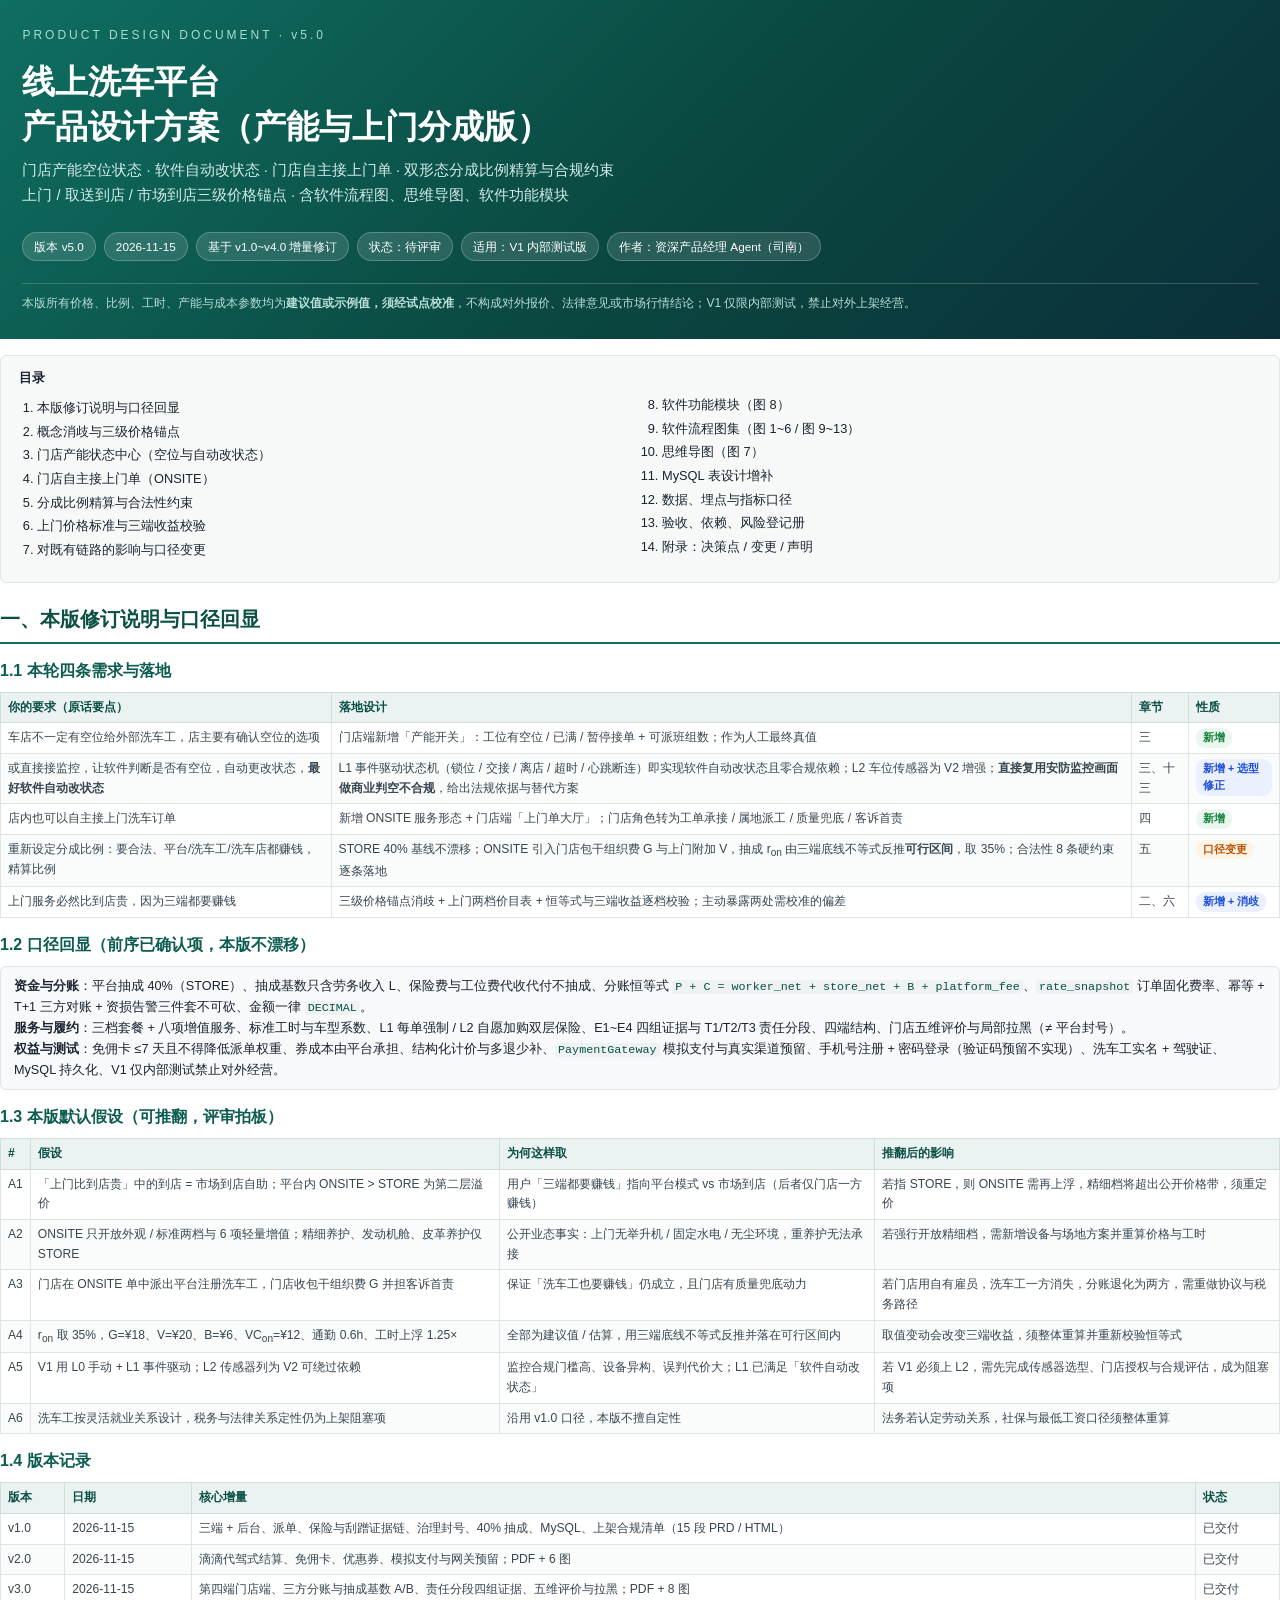
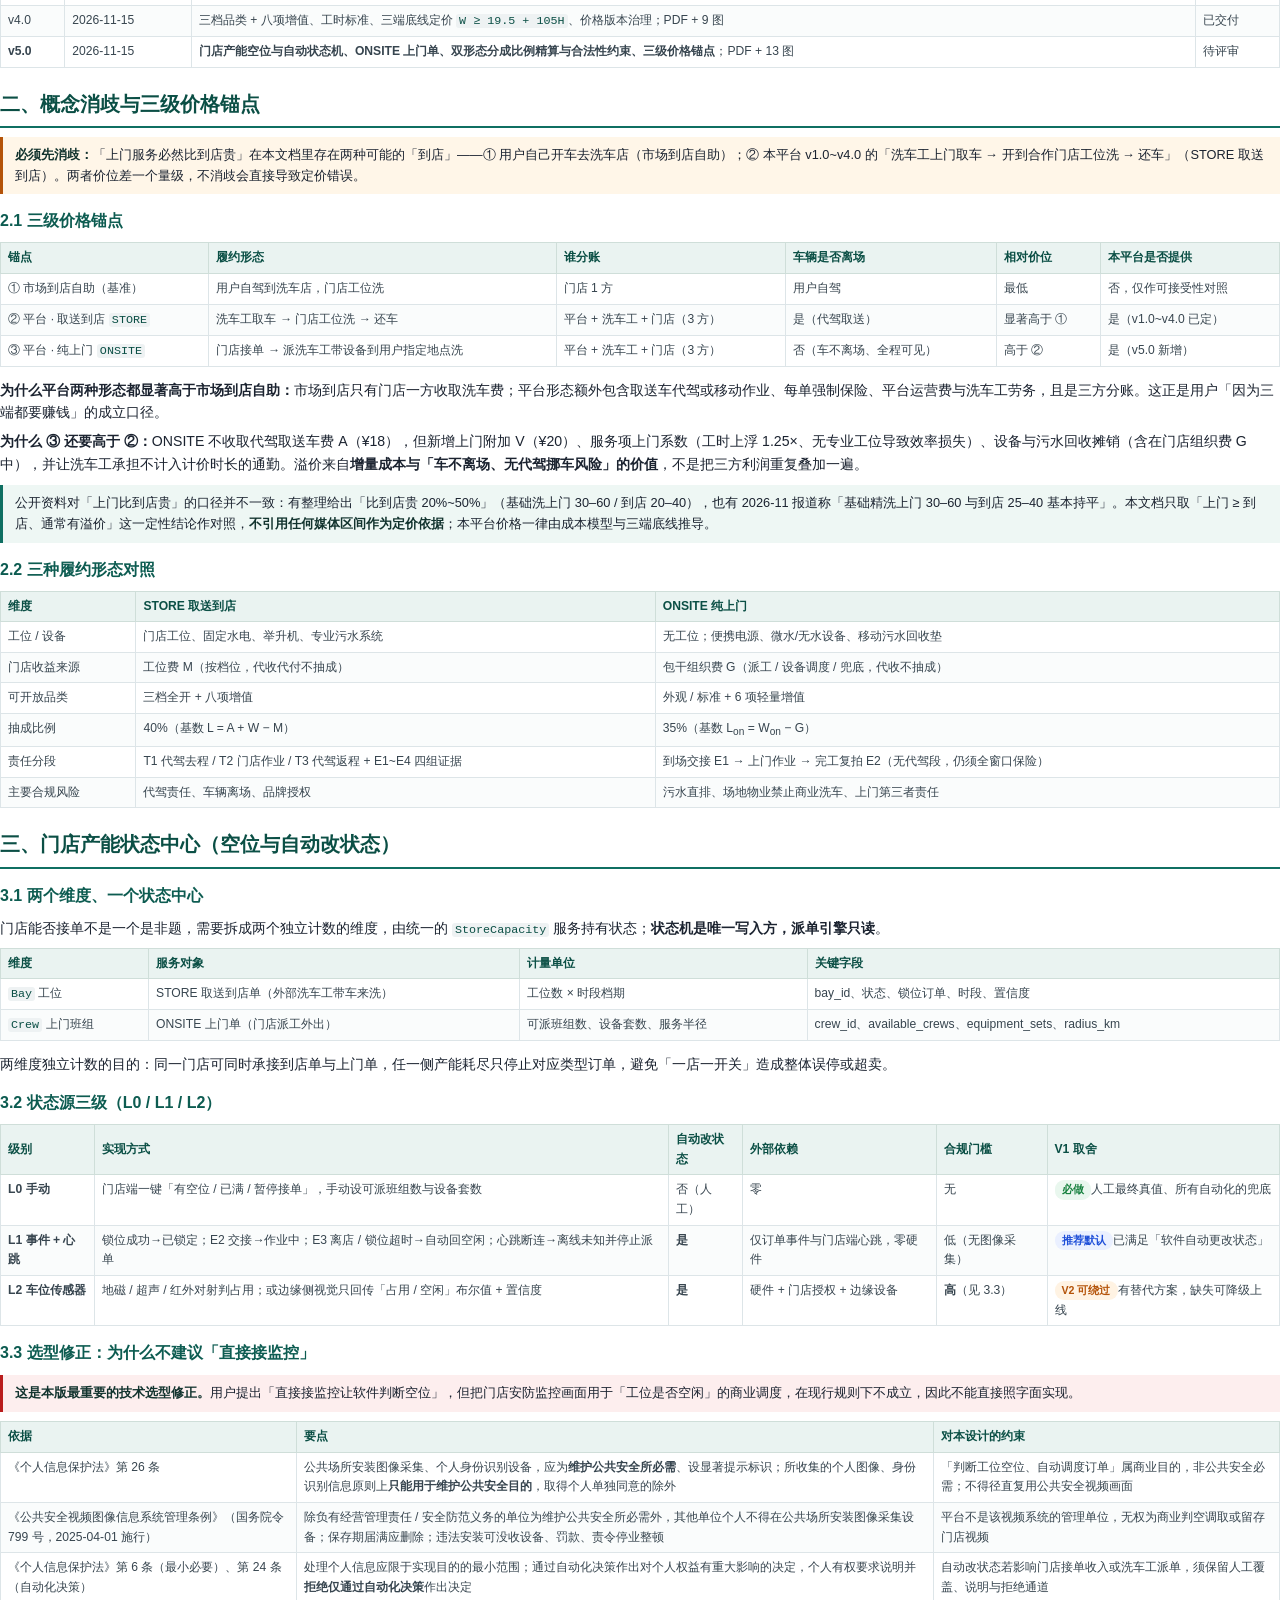
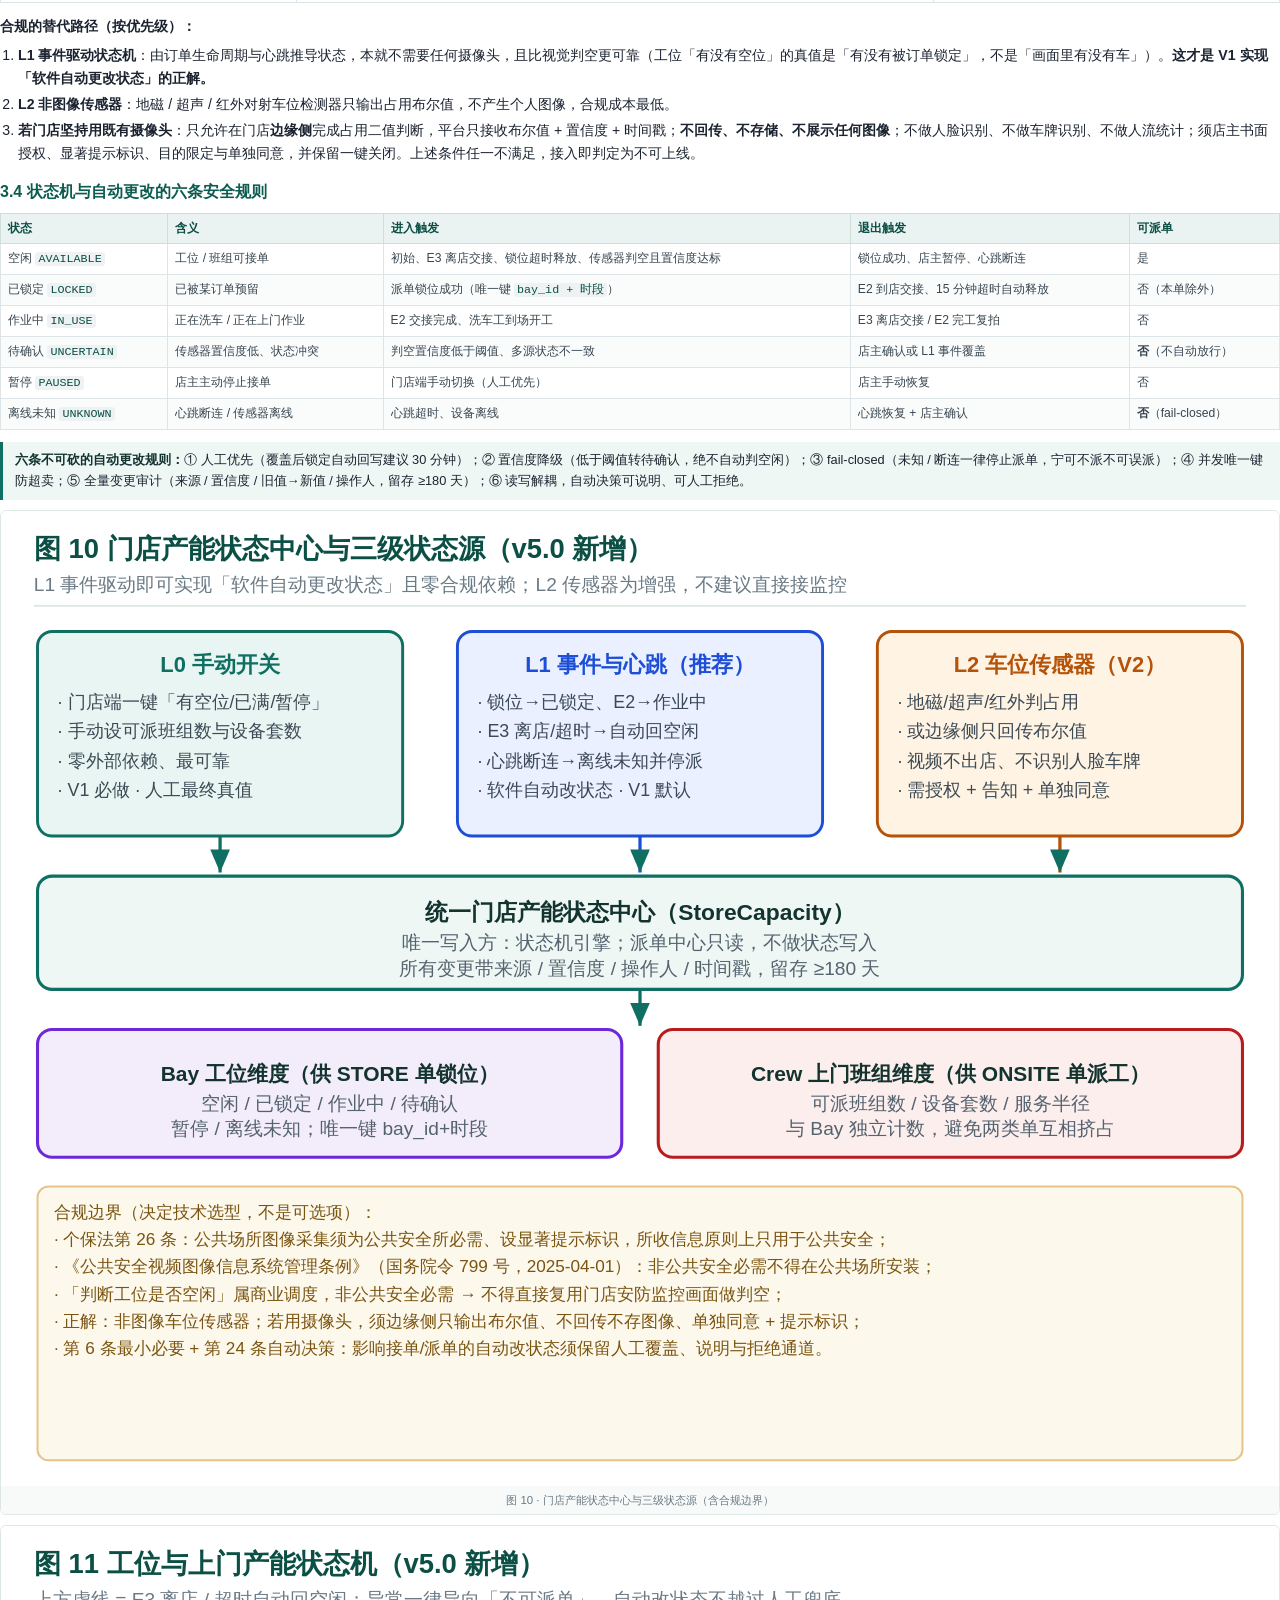
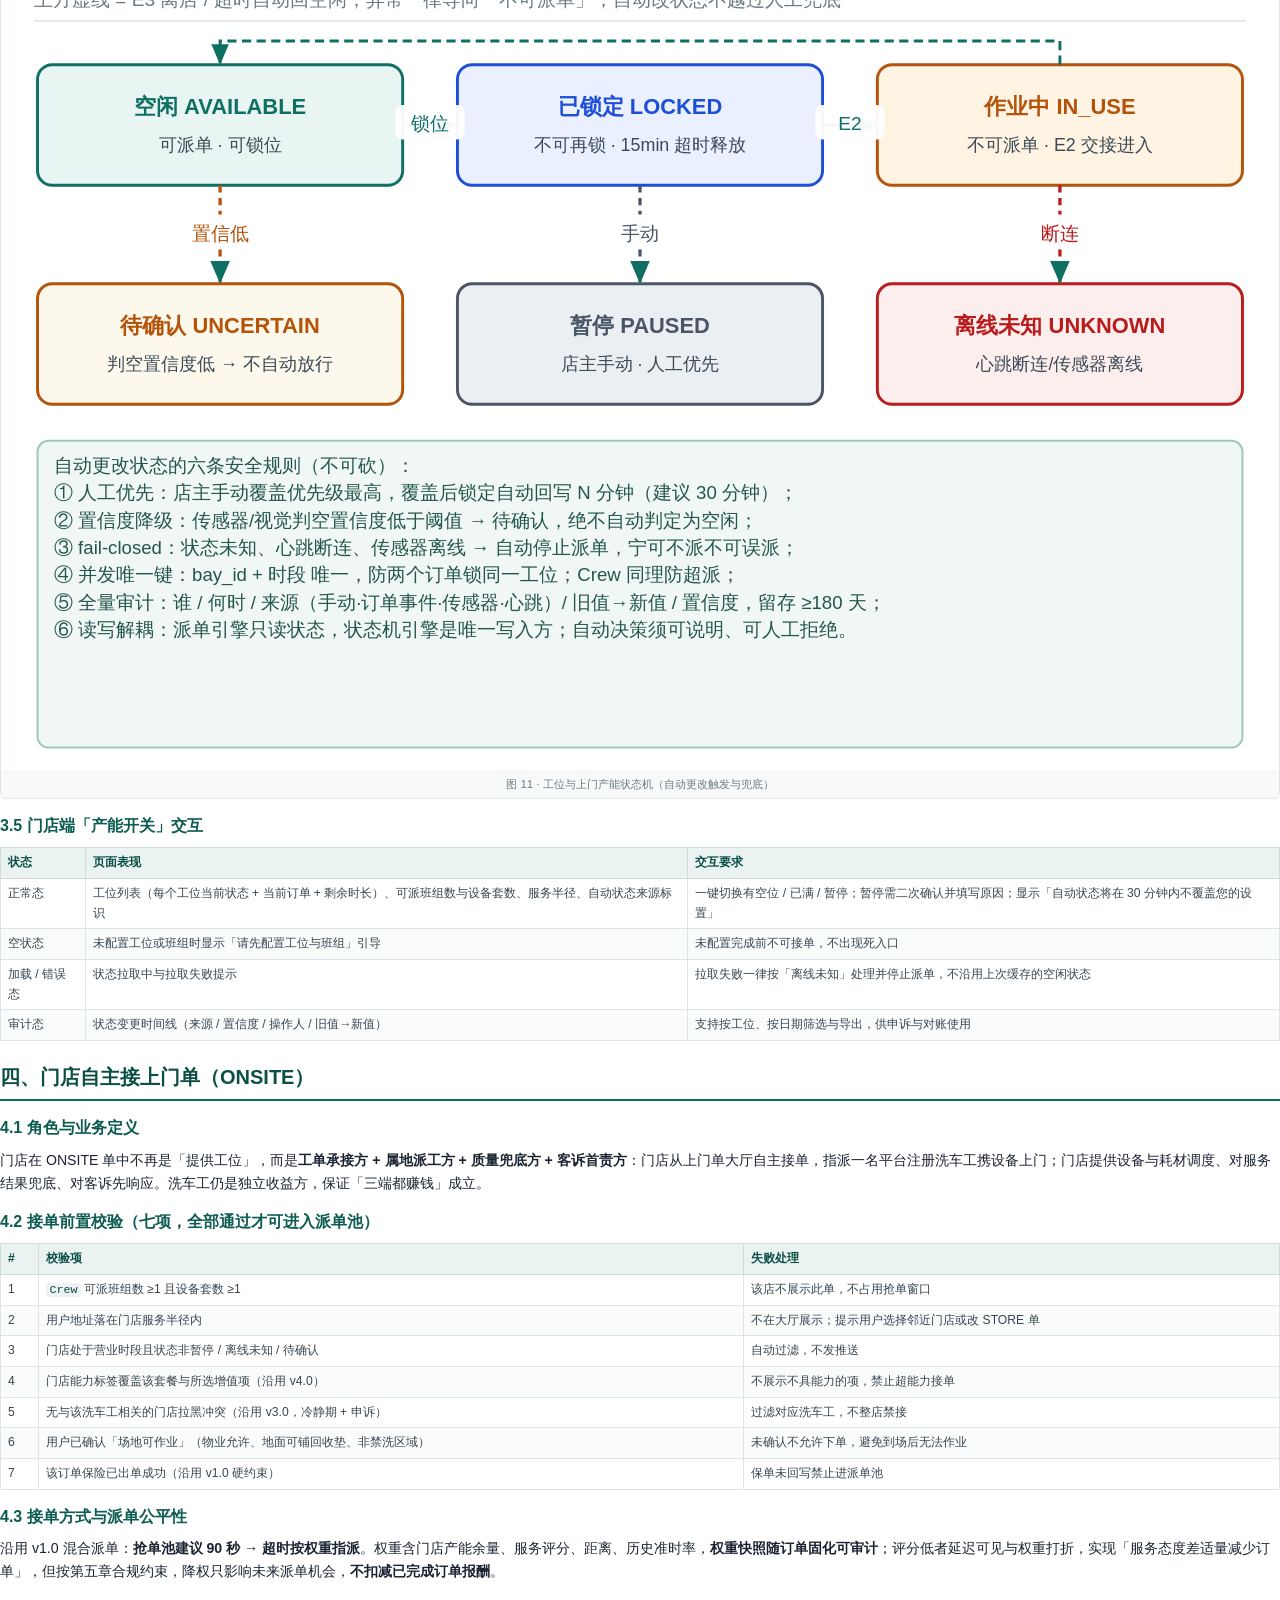
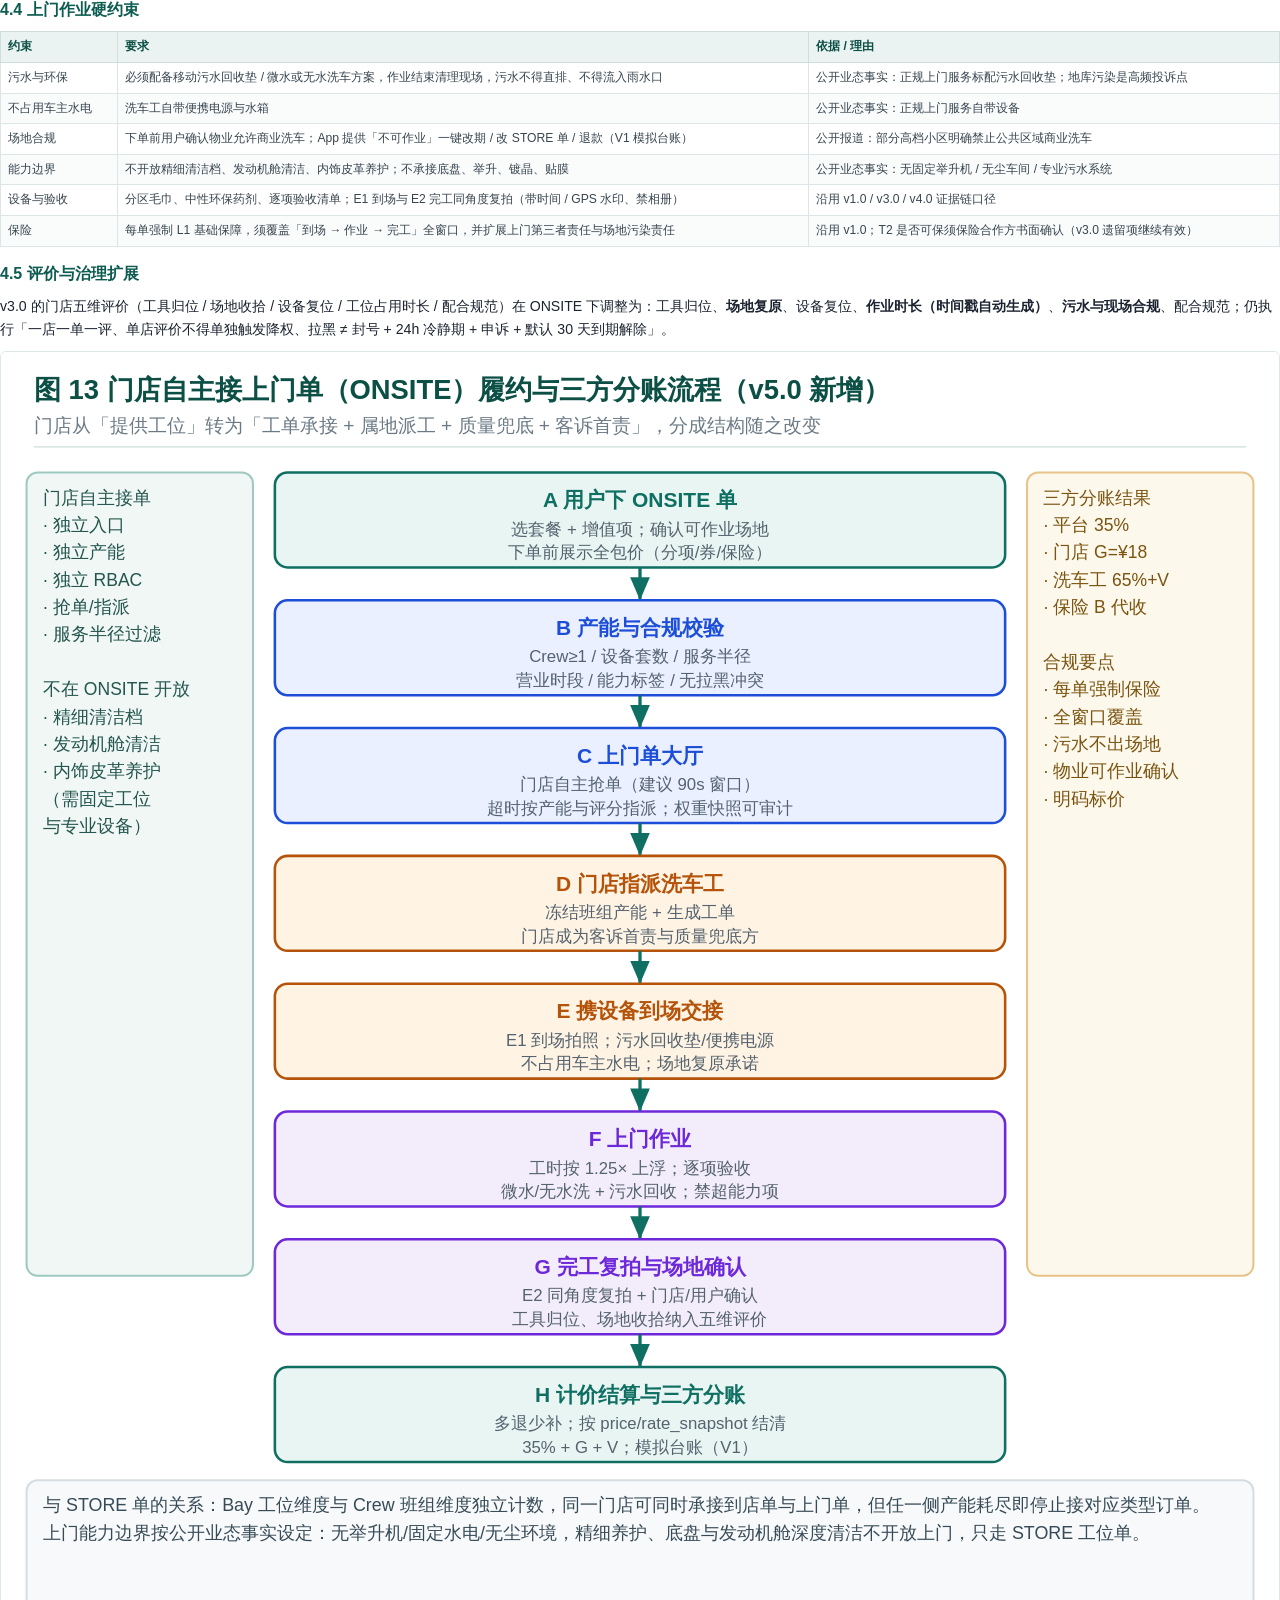
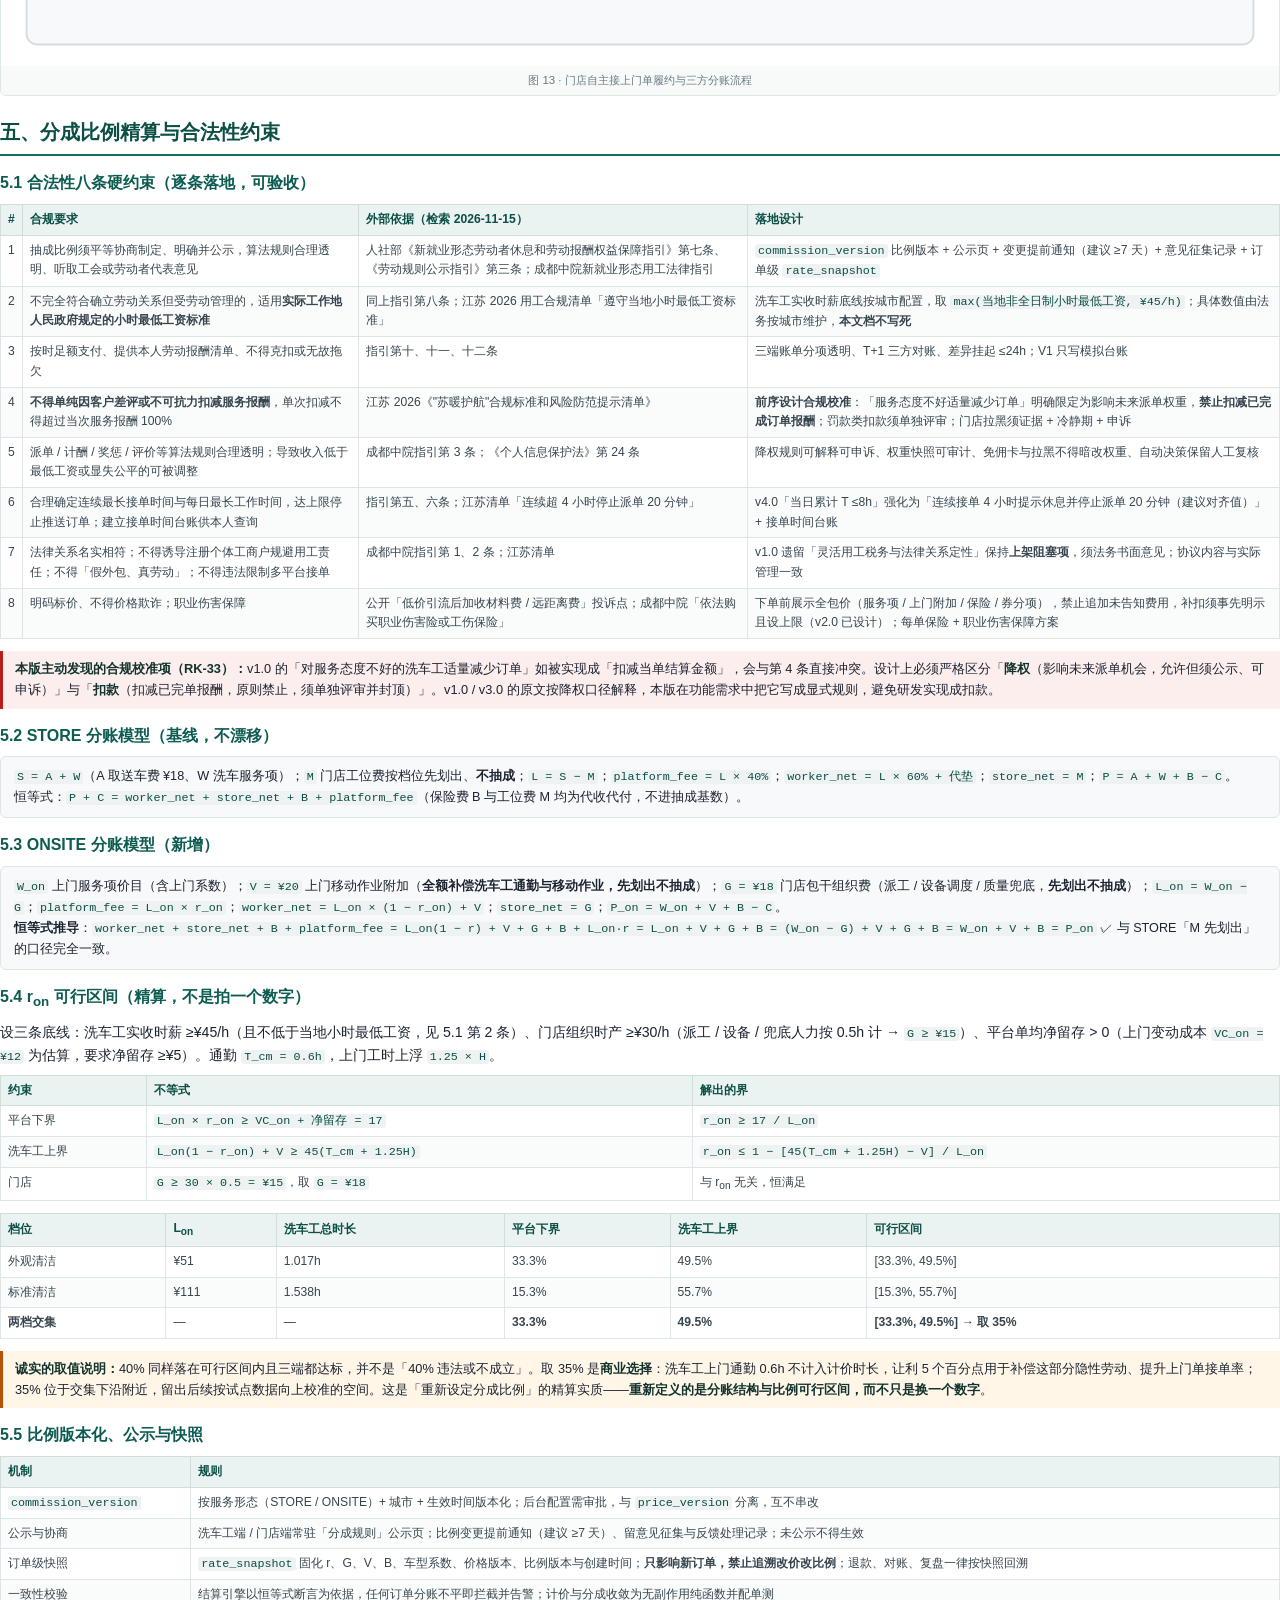
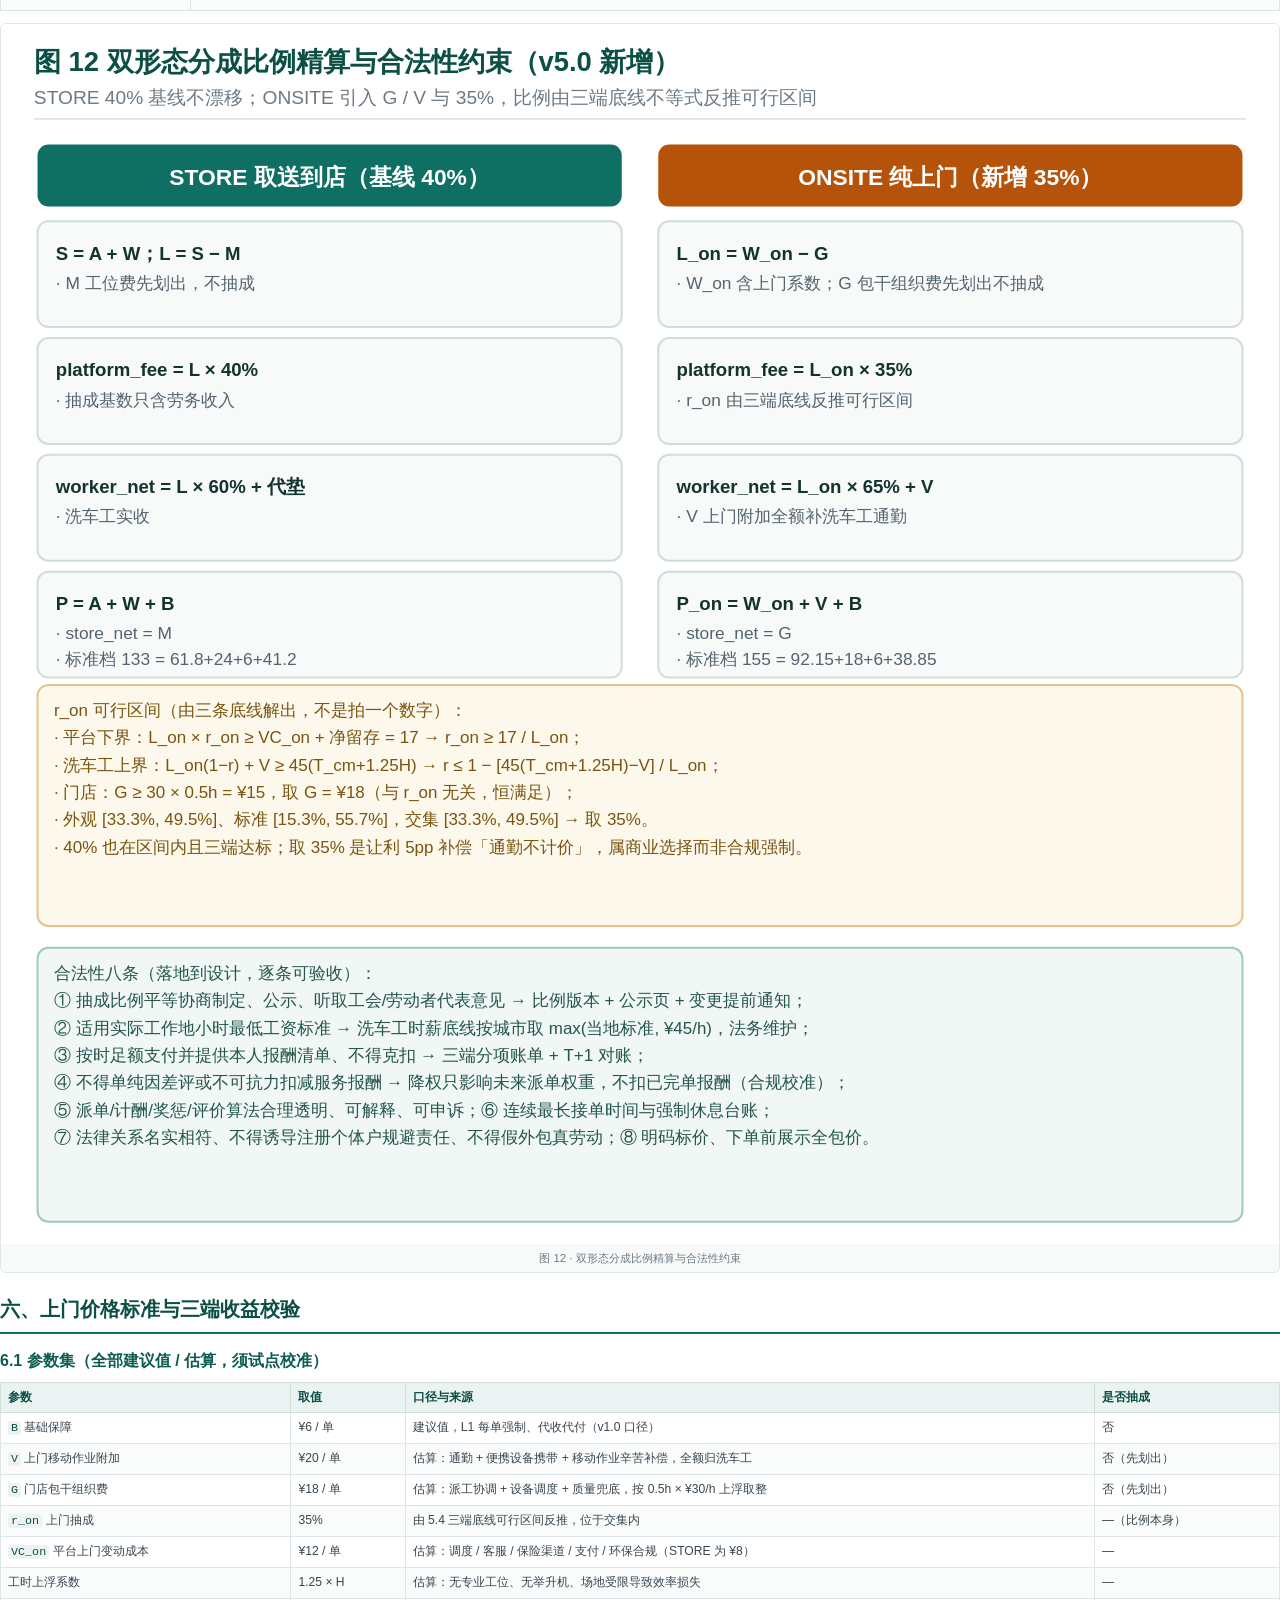
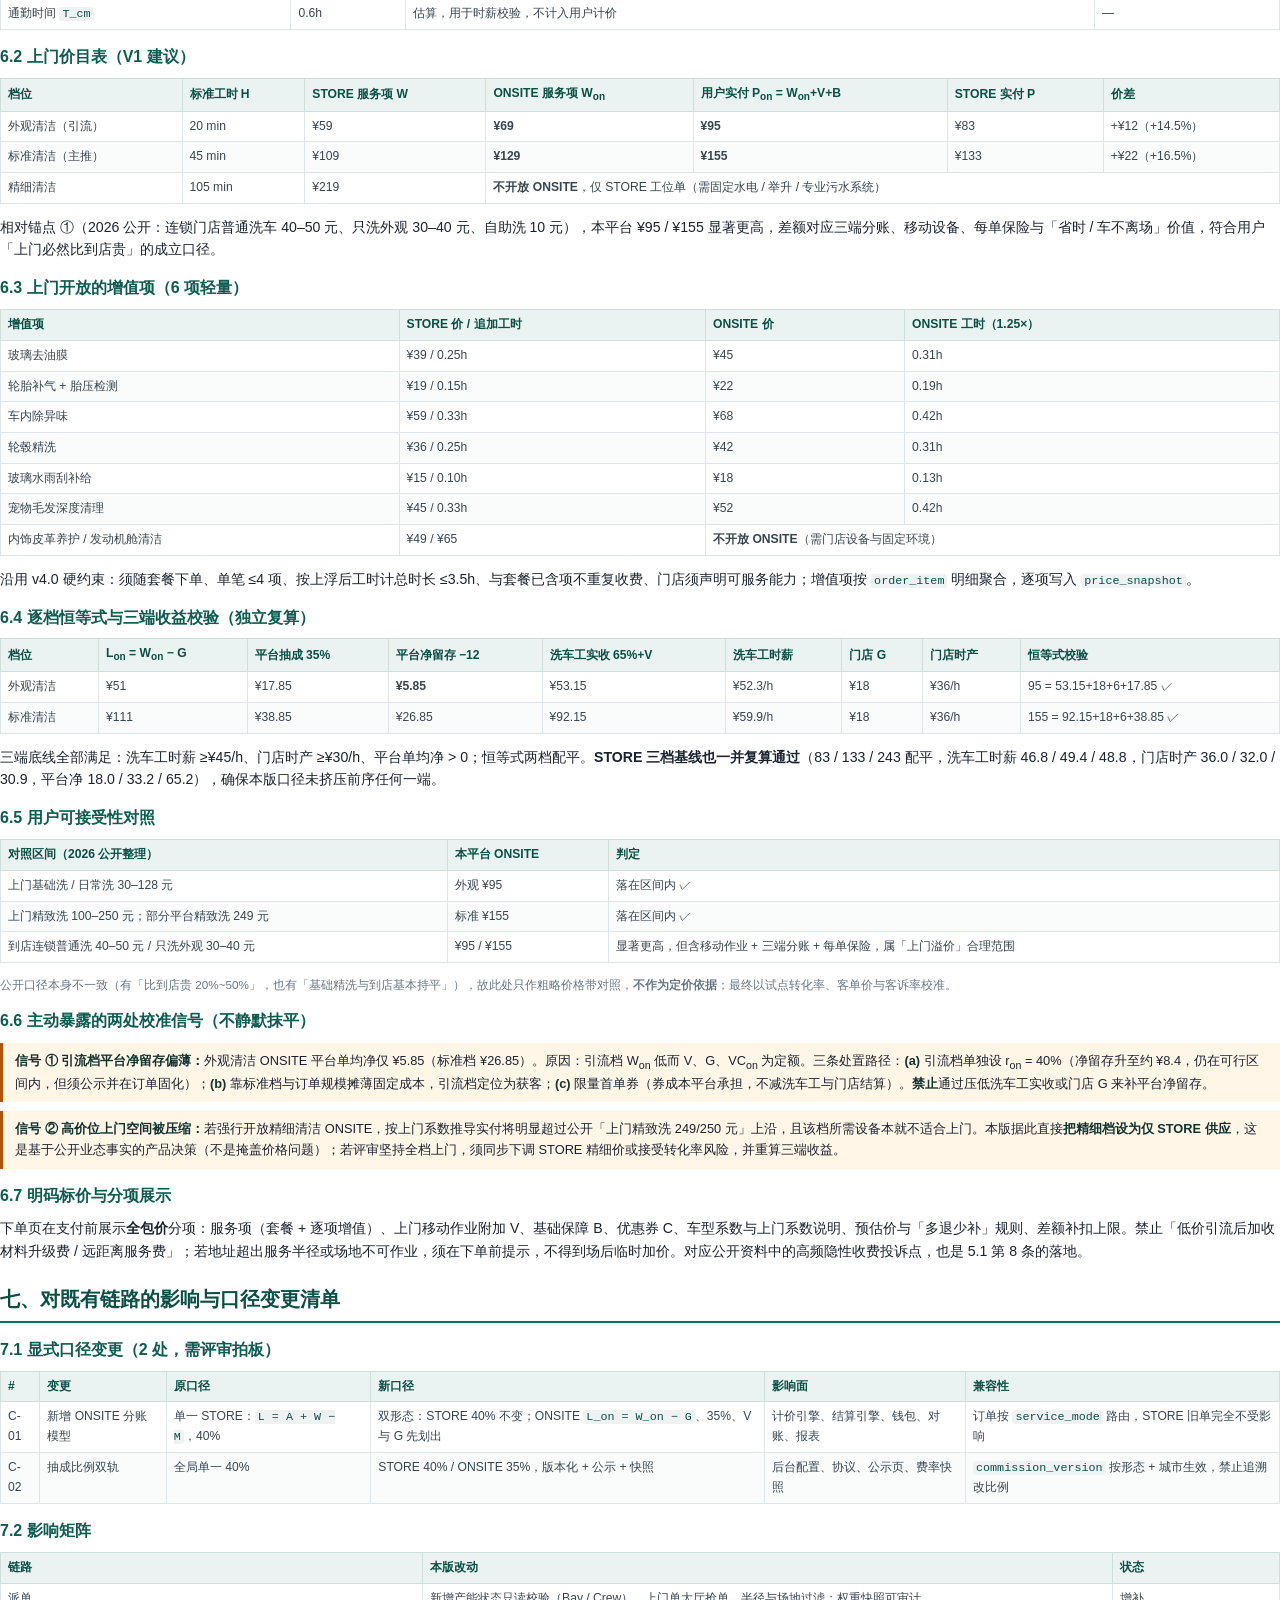
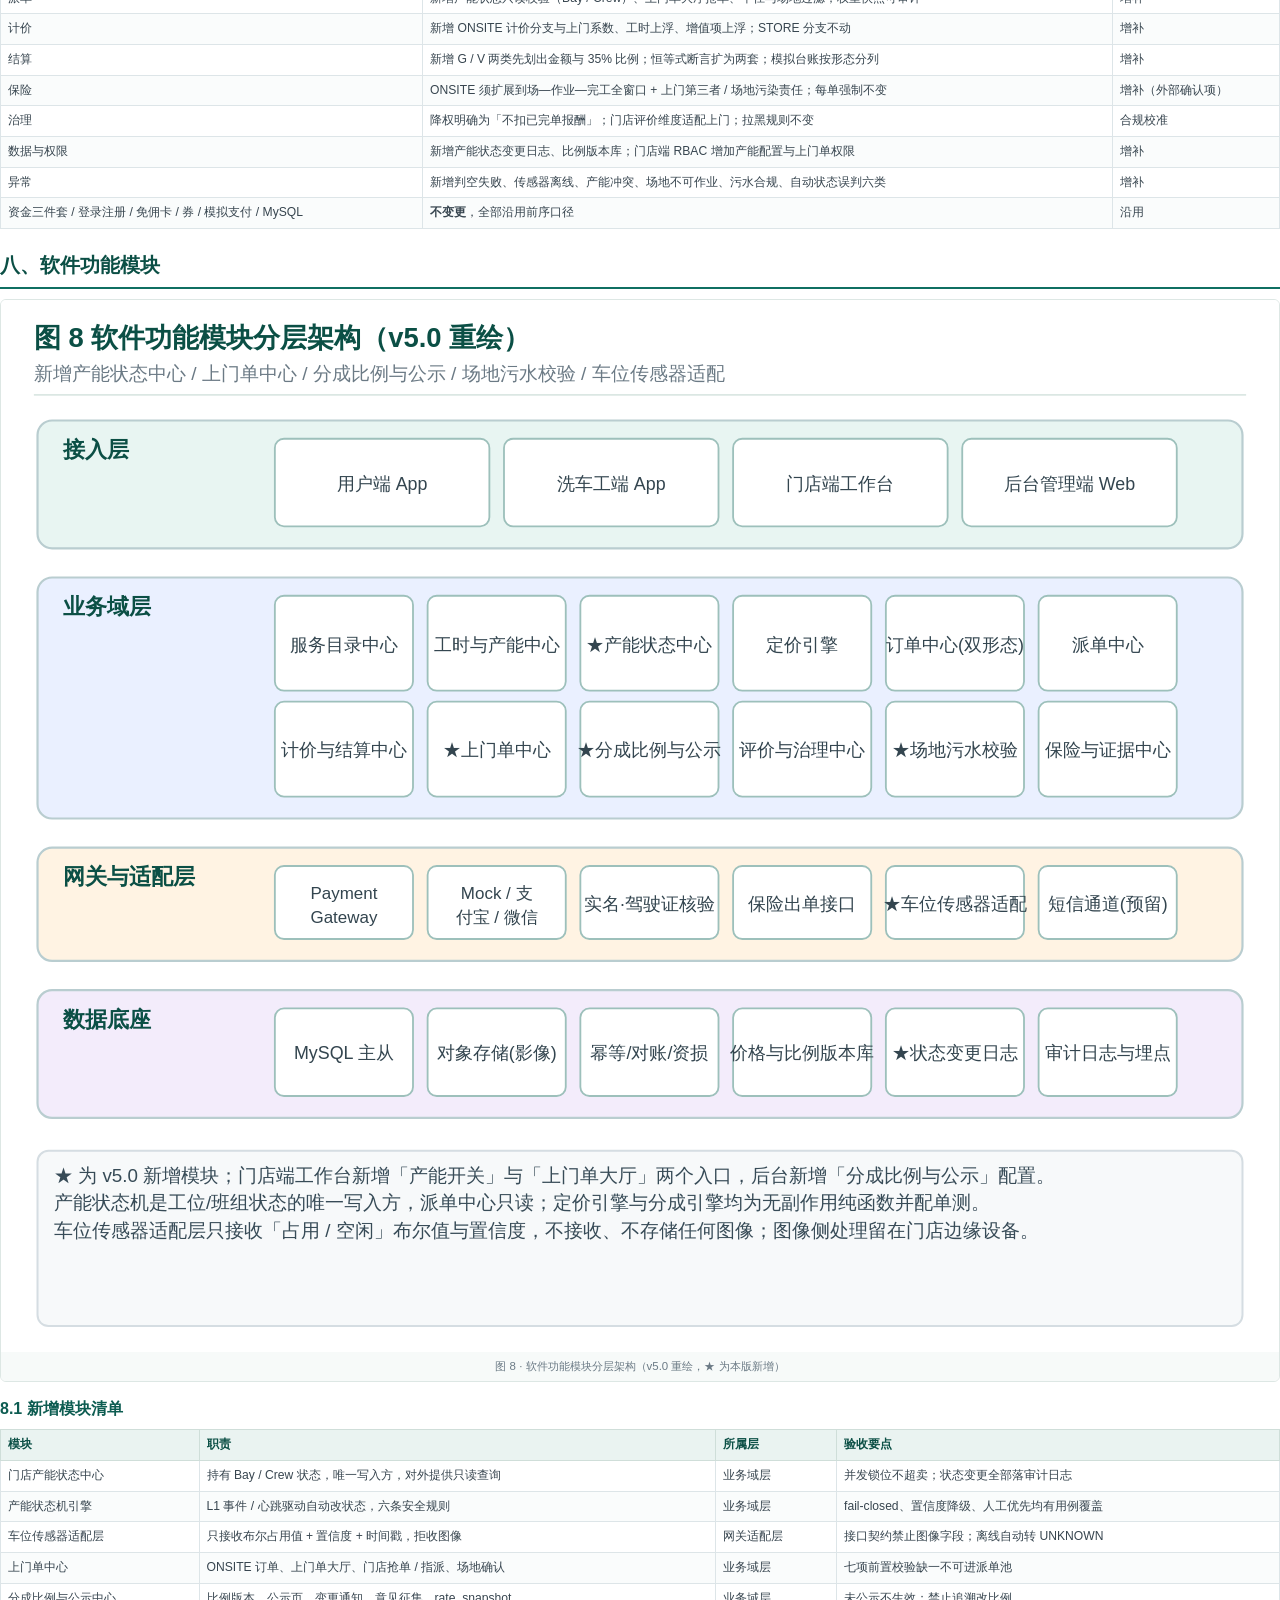
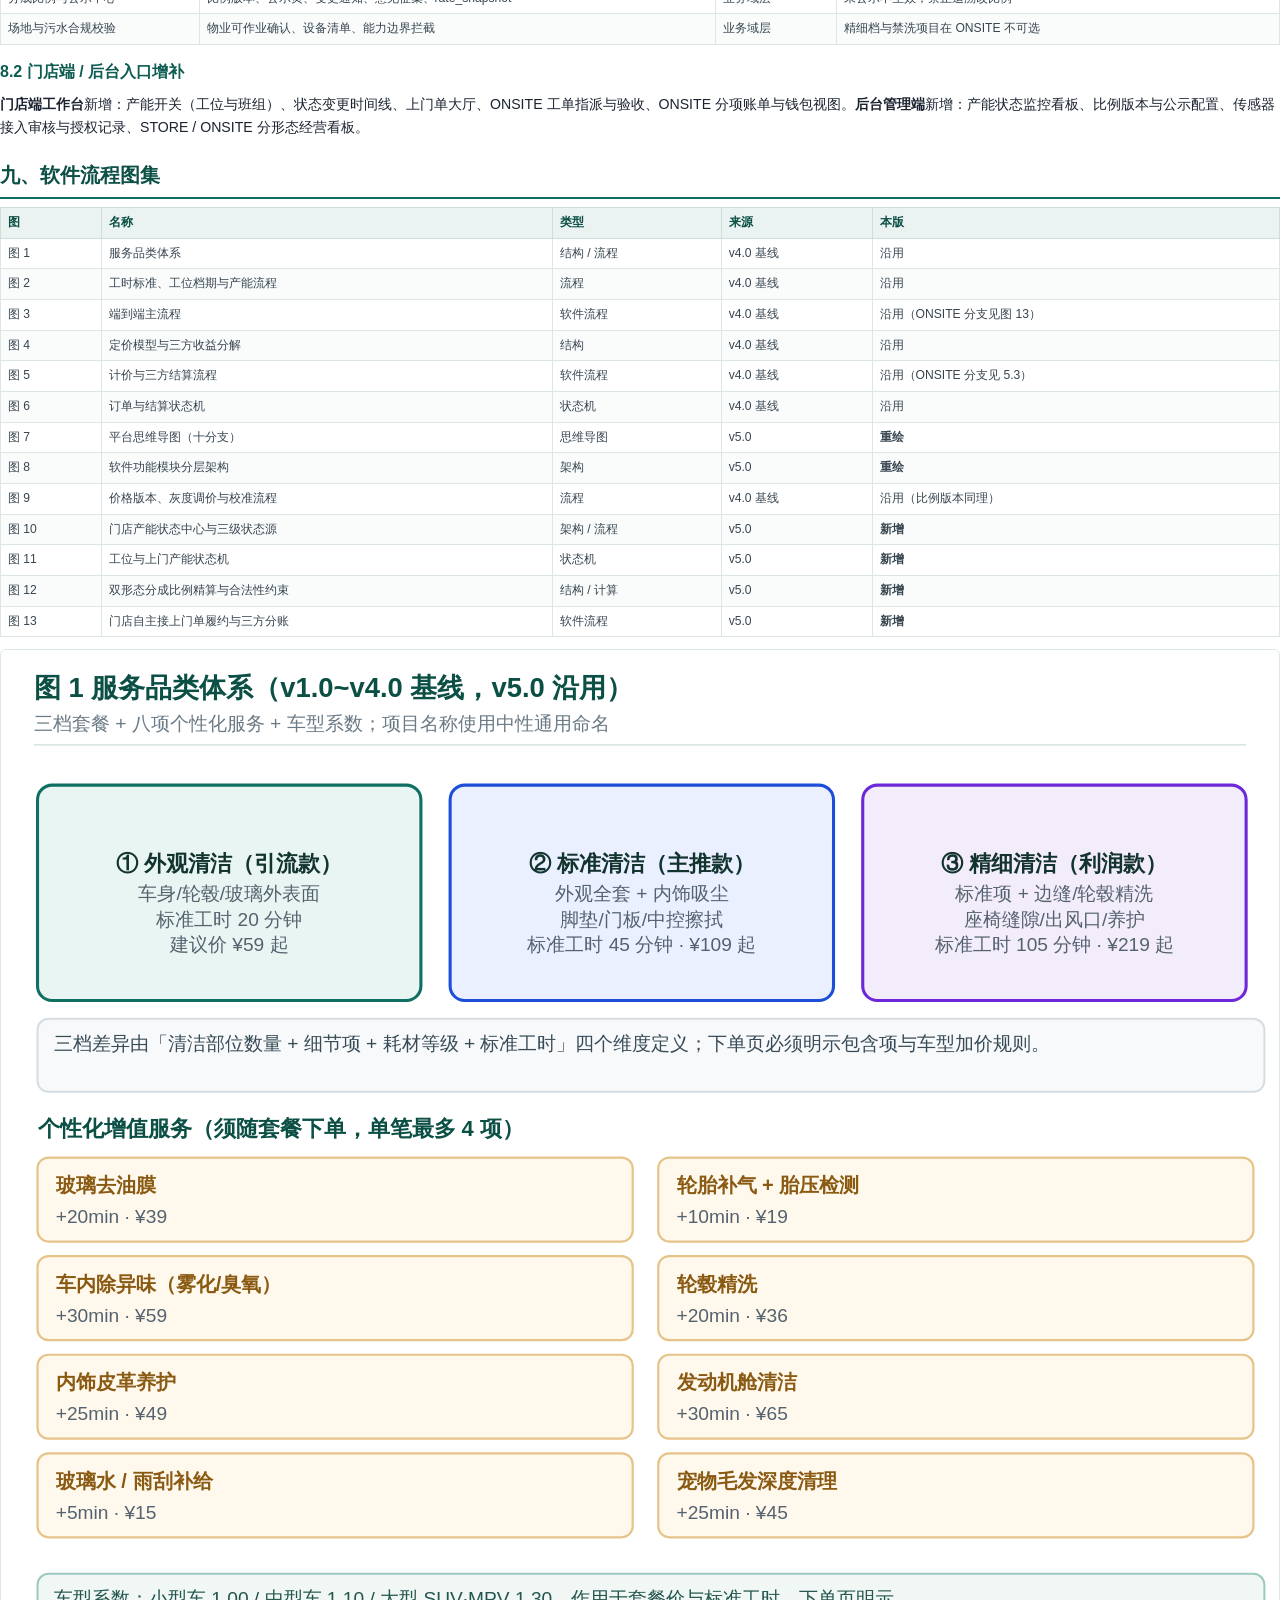
<file: docs/线上洗车平台-产品设计方案v5.0.html>
<!DOCTYPE html>
<html lang="zh-CN"><head><meta charset="UTF-8">
<title>线上洗车平台 · 产品设计方案 v5.0</title>
<style>
@page { size:A4; margin:15mm 13mm 16mm; }
*{box-sizing:border-box; -webkit-print-color-adjust:exact; print-color-adjust:exact;}
body{margin:0;color:#1b2330;background:#fff;font-family:'Noto Sans CJK SC',sans-serif;
 font-size:10.6pt;line-height:1.62;}
h1,h2,h3,h4{color:#0b4f45;margin:0 0 8px;break-after:avoid;}
h2{font-size:15pt;border-bottom:2px solid #0f6f62;padding-bottom:6px;margin-top:20px;}
h3{font-size:12pt;margin-top:14px;color:#0d5c51;}
h4{font-size:10.8pt;margin-top:10px;}
p{margin:6px 0;}
ul,ol{margin:6px 0 8px;padding-left:18px;} li{margin:3px 0;}
table{width:100%;border-collapse:collapse;margin:8px 0 12px;font-size:9.1pt;}
th{background:#eaf3f1;color:#0b4f45;text-align:left;padding:5px 7px;border:1px solid #cfded9;font-weight:700;}
td{padding:5px 7px;border:1px solid #dde5e8;vertical-align:top;color:#37454f;}
tbody tr:nth-child(even){background:#fafcfc;}
code{font-family:'Noto Sans Mono CJK SC',monospace;background:#eef2f3;color:#0b4f45;
 padding:0 3px;border-radius:3px;font-size:8.8pt;}
.small{font-size:8.8pt;color:#697782;}
.tag{display:inline-block;padding:1px 7px;border-radius:9px;font-size:8pt;font-weight:700;}
.t-red{background:#fdecec;color:#b91c1c;} .t-org{background:#fff3e3;color:#b45309;}
.t-green{background:#e9f7ee;color:#15803d;} .t-blue{background:#eaf0ff;color:#1d4ed8;}
.t-purple{background:#f3ecfb;color:#6d28d9;} .t-gray{background:#eceff2;color:#4a5568;}
.callout{border-left:3.5px solid #0f6f62;background:#eef7f4;padding:8px 12px;margin:9px 0;font-size:9.6pt;}
.callout.warn{border-color:#b45309;background:#fff6e8;}
.callout.danger{border-color:#b91c1c;background:#fdeeee;}
.callout b{color:#12332e;}
.figure{margin:10px 0;break-inside:avoid;border:1px solid #dde7e4;border-radius:6px;overflow:hidden;}
.figure svg{display:block;width:100%;height:auto;}
.cover{background:linear-gradient(135deg,#0f6f62,#0a4740 55%,#0b2f3a);color:#fff;
 padding:34px 30px 26px;margin:-2mm -2mm 0;border-radius:0;}
.cover .k{font-size:9pt;letter-spacing:3px;color:#a4ddd2;}
.cover h1{color:#fff;font-size:25pt;margin:14px 0 8px;line-height:1.35;}
.cover .sub{font-size:11pt;color:#d3ece7;line-height:1.7;}
.cover .meta{margin-top:24px;display:flex;flex-wrap:wrap;gap:8px;}
.cover .meta span{background:rgba(255,255,255,.13);border:1px solid rgba(255,255,255,.22);
 padding:4px 11px;border-radius:16px;font-size:8.8pt;}
.cover .disc{margin-top:22px;font-size:9pt;color:#b9ddd6;border-top:1px solid rgba(255,255,255,.2);padding-top:10px;}
.toc{background:#f6f9f8;border:1px solid #dde7e4;border-radius:6px;padding:12px 18px;font-size:9.6pt;}
.toc ol{columns:2;column-gap:26px;}
.figcap{font-size:8.6pt;color:#6b7a85;text-align:center;padding:5px;background:#f7faf9;}
.kv{background:#f7f9fa;border:1px solid #dde5e8;border-radius:6px;padding:9px 13px;font-size:9.5pt;}
.foot{margin-top:16px;border-top:1px solid #dde5e8;padding-top:9px;font-size:8.8pt;color:#697782;}
</style></head><body>

<div class="cover">
 <div class="k">PRODUCT DESIGN DOCUMENT · v5.0</div>
 <h1>线上洗车平台<br>产品设计方案（产能与上门分成版）</h1>
 <div class="sub">门店产能空位状态 · 软件自动改状态 · 门店自主接上门单 · 双形态分成比例精算与合规约束<br>上门 / 取送到店 / 市场到店三级价格锚点 · 含软件流程图、思维导图、软件功能模块</div>
 <div class="meta"><span>版本 v5.0</span><span>2026-11-15</span><span>基于 v1.0~v4.0 增量修订</span>
 <span>状态：待评审</span><span>适用：V1 内部测试版</span><span>作者：资深产品经理 Agent（司南）</span></div>
 <div class="disc">本版所有价格、比例、工时、产能与成本参数均为<b>建议值或示例值，须经试点校准</b>，不构成对外报价、法律意见或市场行情结论；V1 仅限内部测试，禁止对外上架经营。</div>
</div>

<div class="toc" style="margin-top:16px;">
<b>目录</b><ol>
<li>本版修订说明与口径回显</li><li>概念消歧与三级价格锚点</li>
<li>门店产能状态中心（空位与自动改状态）</li><li>门店自主接上门单（ONSITE）</li>
<li>分成比例精算与合法性约束</li><li>上门价格标准与三端收益校验</li>
<li>对既有链路的影响与口径变更</li><li>软件功能模块（图 8）</li>
<li>软件流程图集（图 1~6 / 图 9~13）</li><li>思维导图（图 7）</li>
<li>MySQL 表设计增补</li><li>数据、埋点与指标口径</li>
<li>验收、依赖、风险登记册</li><li>附录：决策点 / 变更 / 声明</li>
</ol></div>

<h2>一、本版修订说明与口径回显</h2>

<h3>1.1 本轮四条需求与落地</h3>
<table><thead><tr><th>你的要求（原话要点）</th><th>落地设计</th><th>章节</th><th>性质</th></tr></thead><tbody>
<tr><td>车店不一定有空位给外部洗车工，店主要有确认空位的选项</td><td>门店端新增「产能开关」：工位有空位 / 已满 / 暂停接单 + 可派班组数；作为人工最终真值</td><td>三</td><td><span class="tag t-green">新增</span></td></tr>
<tr><td>或直接接监控，让软件判断是否有空位，自动更改状态，<b>最好软件自动改状态</b></td><td>L1 事件驱动状态机（锁位 / 交接 / 离店 / 超时 / 心跳断连）即实现软件自动改状态且零合规依赖；L2 车位传感器为 V2 增强；<b>直接复用安防监控画面做商业判空不合规</b>，给出法规依据与替代方案</td><td>三、十三</td><td><span class="tag t-blue">新增 + 选型修正</span></td></tr>
<tr><td>店内也可以自主接上门洗车订单</td><td>新增 ONSITE 服务形态 + 门店端「上门单大厅」；门店角色转为工单承接 / 属地派工 / 质量兜底 / 客诉首责</td><td>四</td><td><span class="tag t-green">新增</span></td></tr>
<tr><td>重新设定分成比例：要合法、平台/洗车工/洗车店都赚钱，精算比例</td><td>STORE 40% 基线不漂移；ONSITE 引入门店包干组织费 G 与上门附加 V，抽成 r<sub>on</sub> 由三端底线不等式反推<b>可行区间</b>，取 35%；合法性 8 条硬约束逐条落地</td><td>五</td><td><span class="tag t-org">口径变更</span></td></tr>
<tr><td>上门服务必然比到店贵，因为三端都要赚钱</td><td>三级价格锚点消歧 + 上门两档价目表 + 恒等式与三端收益逐档校验；主动暴露两处需校准的偏差</td><td>二、六</td><td><span class="tag t-blue">新增 + 消歧</span></td></tr>
</tbody></table>

<h3>1.2 口径回显（前序已确认项，本版不漂移）</h3>
<div class="kv">
<b>资金与分账</b>：平台抽成 40%（STORE）、抽成基数只含劳务收入 L、保险费与工位费代收代付不抽成、分账恒等式 <code>P + C = worker_net + store_net + B + platform_fee</code>、<code>rate_snapshot</code> 订单固化费率、幂等 + T+1 三方对账 + 资损告警三件套不可砍、金额一律 <code>DECIMAL</code>。<br>
<b>服务与履约</b>：三档套餐 + 八项增值服务、标准工时与车型系数、L1 每单强制 / L2 自愿加购双层保险、E1~E4 四组证据与 T1/T2/T3 责任分段、四端结构、门店五维评价与局部拉黑（≠ 平台封号）。<br>
<b>权益与测试</b>：免佣卡 ≤7 天且不得降低派单权重、券成本由平台承担、结构化计价与多退少补、<code>PaymentGateway</code> 模拟支付与真实渠道预留、手机号注册 + 密码登录（验证码预留不实现）、洗车工实名 + 驾驶证、MySQL 持久化、V1 仅内部测试禁止对外经营。
</div>

<h3>1.3 本版默认假设（可推翻，评审拍板）</h3>
<table><thead><tr><th>#</th><th>假设</th><th>为何这样取</th><th>推翻后的影响</th></tr></thead><tbody>
<tr><td>A1</td><td>「上门比到店贵」中的到店 = 市场到店自助；平台内 ONSITE &gt; STORE 为第二层溢价</td><td>用户「三端都要赚钱」指向平台模式 vs 市场到店（后者仅门店一方赚钱）</td><td>若指 STORE，则 ONSITE 需再上浮，精细档将超出公开价格带，须重定价</td></tr>
<tr><td>A2</td><td>ONSITE 只开放外观 / 标准两档与 6 项轻量增值；精细养护、发动机舱、皮革养护仅 STORE</td><td>公开业态事实：上门无举升机 / 固定水电 / 无尘环境，重养护无法承接</td><td>若强行开放精细档，需新增设备与场地方案并重算价格与工时</td></tr>
<tr><td>A3</td><td>门店在 ONSITE 单中派出平台注册洗车工，门店收包干组织费 G 并担客诉首责</td><td>保证「洗车工也要赚钱」仍成立，且门店有质量兜底动力</td><td>若门店用自有雇员，洗车工一方消失，分账退化为两方，需重做协议与税务路径</td></tr>
<tr><td>A4</td><td>r<sub>on</sub> 取 35%，G=¥18、V=¥20、B=¥6、VC<sub>on</sub>=¥12、通勤 0.6h、工时上浮 1.25×</td><td>全部为建议值 / 估算，用三端底线不等式反推并落在可行区间内</td><td>取值变动会改变三端收益，须整体重算并重新校验恒等式</td></tr>
<tr><td>A5</td><td>V1 用 L0 手动 + L1 事件驱动；L2 传感器列为 V2 可绕过依赖</td><td>监控合规门槛高、设备异构、误判代价大；L1 已满足「软件自动改状态」</td><td>若 V1 必须上 L2，需先完成传感器选型、门店授权与合规评估，成为阻塞项</td></tr>
<tr><td>A6</td><td>洗车工按灵活就业关系设计，税务与法律关系定性仍为上架阻塞项</td><td>沿用 v1.0 口径，本版不擅自定性</td><td>法务若认定劳动关系，社保与最低工资口径须整体重算</td></tr>
</tbody></table>

<h3>1.4 版本记录</h3>
<table><thead><tr><th>版本</th><th>日期</th><th>核心增量</th><th>状态</th></tr></thead><tbody>
<tr><td>v1.0</td><td>2026-11-15</td><td>三端 + 后台、派单、保险与刮蹭证据链、治理封号、40% 抽成、MySQL、上架合规清单（15 段 PRD / HTML）</td><td>已交付</td></tr>
<tr><td>v2.0</td><td>2026-11-15</td><td>滴滴代驾式结算、免佣卡、优惠券、模拟支付与网关预留；PDF + 6 图</td><td>已交付</td></tr>
<tr><td>v3.0</td><td>2026-11-15</td><td>第四端门店端、三方分账与抽成基数 A/B、责任分段四组证据、五维评价与拉黑；PDF + 8 图</td><td>已交付</td></tr>
<tr><td>v4.0</td><td>2026-11-15</td><td>三档品类 + 八项增值、工时标准、三端底线定价 <code>W ≥ 19.5 + 105H</code>、价格版本治理；PDF + 9 图</td><td>已交付</td></tr>
<tr><td><b>v5.0</b></td><td>2026-11-15</td><td><b>门店产能空位与自动状态机、ONSITE 上门单、双形态分成比例精算与合法性约束、三级价格锚点</b>；PDF + 13 图</td><td>待评审</td></tr>
</tbody></table>

<h2>二、概念消歧与三级价格锚点</h2>

<div class="callout warn"><b>必须先消歧：</b>「上门服务必然比到店贵」在本文档里存在两种可能的「到店」——① 用户自己开车去洗车店（市场到店自助）；② 本平台 v1.0~v4.0 的「洗车工上门取车 → 开到合作门店工位洗 → 还车」（STORE 取送到店）。两者价位差一个量级，不消歧会直接导致定价错误。</div>

<h3>2.1 三级价格锚点</h3>
<table><thead><tr><th>锚点</th><th>履约形态</th><th>谁分账</th><th>车辆是否离场</th><th>相对价位</th><th>本平台是否提供</th></tr></thead><tbody>
<tr><td>① 市场到店自助（基准）</td><td>用户自驾到洗车店，门店工位洗</td><td>门店 1 方</td><td>用户自驾</td><td>最低</td><td>否，仅作可接受性对照</td></tr>
<tr><td>② 平台 · 取送到店 <code>STORE</code></td><td>洗车工取车 → 门店工位洗 → 还车</td><td>平台 + 洗车工 + 门店（3 方）</td><td>是（代驾取送）</td><td>显著高于 ①</td><td>是（v1.0~v4.0 已定）</td></tr>
<tr><td>③ 平台 · 纯上门 <code>ONSITE</code></td><td>门店接单 → 派洗车工带设备到用户指定地点洗</td><td>平台 + 洗车工 + 门店（3 方）</td><td>否（车不离场、全程可见）</td><td>高于 ②</td><td>是（v5.0 新增）</td></tr>
</tbody></table>

<p><b>为什么平台两种形态都显著高于市场到店自助：</b>市场到店只有门店一方收取洗车费；平台形态额外包含取送车代驾或移动作业、每单强制保险、平台运营费与洗车工劳务，且是三方分账。这正是用户「因为三端都要赚钱」的成立口径。</p>
<p><b>为什么 ③ 还要高于 ②：</b>ONSITE 不收取代驾取送车费 A（¥18），但新增上门附加 V（¥20）、服务项上门系数（工时上浮 1.25×、无专业工位导致效率损失）、设备与污水回收摊销（含在门店组织费 G 中），并让洗车工承担不计入计价时长的通勤。溢价来自<b>增量成本与「车不离场、无代驾挪车风险」的价值</b>，不是把三方利润重复叠加一遍。</p>
<div class="callout">公开资料对「上门比到店贵」的口径并不一致：有整理给出「比到店贵 20%~50%」（基础洗上门 30–60 / 到店 20–40），也有 2026-11 报道称「基础精洗上门 30–60 与到店 25–40 基本持平」。本文档只取「上门 ≥ 到店、通常有溢价」这一定性结论作对照，<b>不引用任何媒体区间作为定价依据</b>；本平台价格一律由成本模型与三端底线推导。</div>

<h3>2.2 三种履约形态对照</h3>
<table><thead><tr><th>维度</th><th>STORE 取送到店</th><th>ONSITE 纯上门</th></tr></thead><tbody>
<tr><td>工位 / 设备</td><td>门店工位、固定水电、举升机、专业污水系统</td><td>无工位；便携电源、微水/无水设备、移动污水回收垫</td></tr>
<tr><td>门店收益来源</td><td>工位费 M（按档位，代收代付不抽成）</td><td>包干组织费 G（派工 / 设备调度 / 兜底，代收不抽成）</td></tr>
<tr><td>可开放品类</td><td>三档全开 + 八项增值</td><td>外观 / 标准 + 6 项轻量增值</td></tr>
<tr><td>抽成比例</td><td>40%（基数 L = A + W − M）</td><td>35%（基数 L<sub>on</sub> = W<sub>on</sub> − G）</td></tr>
<tr><td>责任分段</td><td>T1 代驾去程 / T2 门店作业 / T3 代驾返程 + E1~E4 四组证据</td><td>到场交接 E1 → 上门作业 → 完工复拍 E2（无代驾段，仍须全窗口保险）</td></tr>
<tr><td>主要合规风险</td><td>代驾责任、车辆离场、品牌授权</td><td>污水直排、场地物业禁止商业洗车、上门第三者责任</td></tr>
</tbody></table>

<h2>三、门店产能状态中心（空位与自动改状态）</h2>

<h3>3.1 两个维度、一个状态中心</h3>
<p>门店能否接单不是一个是非题，需要拆成两个独立计数的维度，由统一的 <code>StoreCapacity</code> 服务持有状态；<b>状态机是唯一写入方，派单引擎只读</b>。</p>
<table><thead><tr><th>维度</th><th>服务对象</th><th>计量单位</th><th>关键字段</th></tr></thead><tbody>
<tr><td><code>Bay</code> 工位</td><td>STORE 取送到店单（外部洗车工带车来洗）</td><td>工位数 × 时段档期</td><td>bay_id、状态、锁位订单、时段、置信度</td></tr>
<tr><td><code>Crew</code> 上门班组</td><td>ONSITE 上门单（门店派工外出）</td><td>可派班组数、设备套数、服务半径</td><td>crew_id、available_crews、equipment_sets、radius_km</td></tr>
</tbody></table>
<p>两维度独立计数的目的：同一门店可同时承接到店单与上门单，任一侧产能耗尽只停止对应类型订单，避免「一店一开关」造成整体误停或超卖。</p>

<h3>3.2 状态源三级（L0 / L1 / L2）</h3>
<table><thead><tr><th>级别</th><th>实现方式</th><th>自动改状态</th><th>外部依赖</th><th>合规门槛</th><th>V1 取舍</th></tr></thead><tbody>
<tr><td><b>L0 手动</b></td><td>门店端一键「有空位 / 已满 / 暂停接单」，手动设可派班组数与设备套数</td><td>否（人工）</td><td>零</td><td>无</td><td><span class="tag t-green">必做</span>人工最终真值、所有自动化的兜底</td></tr>
<tr><td><b>L1 事件 + 心跳</b></td><td>锁位成功→已锁定；E2 交接→作业中；E3 离店 / 锁位超时→自动回空闲；心跳断连→离线未知并停止派单</td><td><b>是</b></td><td>仅订单事件与门店端心跳，零硬件</td><td>低（无图像采集）</td><td><span class="tag t-blue">推荐默认</span>已满足「软件自动更改状态」</td></tr>
<tr><td><b>L2 车位传感器</b></td><td>地磁 / 超声 / 红外对射判占用；或边缘侧视觉只回传「占用 / 空闲」布尔值 + 置信度</td><td><b>是</b></td><td>硬件 + 门店授权 + 边缘设备</td><td><b>高</b>（见 3.3）</td><td><span class="tag t-org">V2 可绕过</span>有替代方案，缺失可降级上线</td></tr>
</tbody></table>

<h3>3.3 选型修正：为什么不建议「直接接监控」</h3>
<div class="callout danger"><b>这是本版最重要的技术选型修正。</b>用户提出「直接接监控让软件判断空位」，但把门店安防监控画面用于「工位是否空闲」的商业调度，在现行规则下不成立，因此不能直接照字面实现。</div>
<table><thead><tr><th>依据</th><th>要点</th><th>对本设计的约束</th></tr></thead><tbody>
<tr><td>《个人信息保护法》第 26 条</td><td>公共场所安装图像采集、个人身份识别设备，应为<b>维护公共安全所必需</b>、设显著提示标识；所收集的个人图像、身份识别信息原则上<b>只能用于维护公共安全目的</b>，取得个人单独同意的除外</td><td>「判断工位空位、自动调度订单」属商业目的，非公共安全必需；不得径直复用公共安全视频画面</td></tr>
<tr><td>《公共安全视频图像信息系统管理条例》（国务院令 799 号，2025-04-01 施行）</td><td>除负有经营管理责任 / 安全防范义务的单位为维护公共安全所必需外，其他单位个人不得在公共场所安装图像采集设备；保存期届满应删除；违法安装可没收设备、罚款、责令停业整顿</td><td>平台不是该视频系统的管理单位，无权为商业判空调取或留存门店视频</td></tr>
<tr><td>《个人信息保护法》第 6 条（最小必要）、第 24 条（自动化决策）</td><td>处理个人信息应限于实现目的的最小范围；通过自动化决策作出对个人权益有重大影响的决定，个人有权要求说明并<b>拒绝仅通过自动化决策</b>作出决定</td><td>自动改状态若影响门店接单收入或洗车工派单，须保留人工覆盖、说明与拒绝通道</td></tr>
</tbody></table>
<p><b>合规的替代路径（按优先级）：</b></p>
<ol>
<li><b>L1 事件驱动状态机</b>：由订单生命周期与心跳推导状态，本就不需要任何摄像头，且比视觉判空更可靠（工位「有没有空位」的真值是「有没有被订单锁定」，不是「画面里有没有车」）。<b>这才是 V1 实现「软件自动更改状态」的正解。</b></li>
<li><b>L2 非图像传感器</b>：地磁 / 超声 / 红外对射车位检测器只输出占用布尔值，不产生个人图像，合规成本最低。</li>
<li><b>若门店坚持用既有摄像头</b>：只允许在门店<b>边缘侧</b>完成占用二值判断，平台只接收布尔值 + 置信度 + 时间戳；<b>不回传、不存储、不展示任何图像</b>；不做人脸识别、不做车牌识别、不做人流统计；须店主书面授权、显著提示标识、目的限定与单独同意，并保留一键关闭。上述条件任一不满足，接入即判定为不可上线。</li>
</ol>

<h3>3.4 状态机与自动更改的六条安全规则</h3>
<table><thead><tr><th>状态</th><th>含义</th><th>进入触发</th><th>退出触发</th><th>可派单</th></tr></thead><tbody>
<tr><td>空闲 <code>AVAILABLE</code></td><td>工位 / 班组可接单</td><td>初始、E3 离店交接、锁位超时释放、传感器判空且置信度达标</td><td>锁位成功、店主暂停、心跳断连</td><td>是</td></tr>
<tr><td>已锁定 <code>LOCKED</code></td><td>已被某订单预留</td><td>派单锁位成功（唯一键 <code>bay_id + 时段</code>）</td><td>E2 到店交接、15 分钟超时自动释放</td><td>否（本单除外）</td></tr>
<tr><td>作业中 <code>IN_USE</code></td><td>正在洗车 / 正在上门作业</td><td>E2 交接完成、洗车工到场开工</td><td>E3 离店交接 / E2 完工复拍</td><td>否</td></tr>
<tr><td>待确认 <code>UNCERTAIN</code></td><td>传感器置信度低、状态冲突</td><td>判空置信度低于阈值、多源状态不一致</td><td>店主确认或 L1 事件覆盖</td><td><b>否</b>（不自动放行）</td></tr>
<tr><td>暂停 <code>PAUSED</code></td><td>店主主动停止接单</td><td>门店端手动切换（人工优先）</td><td>店主手动恢复</td><td>否</td></tr>
<tr><td>离线未知 <code>UNKNOWN</code></td><td>心跳断连 / 传感器离线</td><td>心跳超时、设备离线</td><td>心跳恢复 + 店主确认</td><td><b>否</b>（fail-closed）</td></tr>
</tbody></table>
<div class="callout"><b>六条不可砍的自动更改规则：</b>① 人工优先（覆盖后锁定自动回写建议 30 分钟）；② 置信度降级（低于阈值转待确认，绝不自动判空闲）；③ fail-closed（未知 / 断连一律停止派单，宁可不派不可误派）；④ 并发唯一键防超卖；⑤ 全量变更审计（来源 / 置信度 / 旧值→新值 / 操作人，留存 ≥180 天）；⑥ 读写解耦，自动决策可说明、可人工拒绝。</div>

<div class="figure"><svg viewBox="0 0 700 534" xmlns="http://www.w3.org/2000/svg" style="width:100%;height:auto;display:block"><defs><marker id="arw" markerWidth="9" markerHeight="9" refX="7" refY="3" orient="auto"><path d="M0,0 L0,6 L7,3 z" fill="#0f6f62"/></marker></defs><rect x="0" y="0" width="700" height="534" fill="#ffffff"/><text x="18" y="26" font-size="15" font-weight="700" fill="#0b4f45" font-family="Noto Sans CJK SC, sans-serif">图 10  门店产能状态中心与三级状态源（v5.0 新增）</text><text x="18" y="44" font-size="10.5" fill="#6b7a85" font-family="Noto Sans CJK SC, sans-serif">L1 事件驱动即可实现「软件自动更改状态」且零合规依赖；L2 传感器为增强，不建议直接接监控</text><line x1="18" y1="52" x2="682" y2="52" stroke="#dbe7e3" stroke-width="1"/><rect x="20" y="66" width="200" height="112" rx="8" fill="#e8f5f2" stroke="#0f6f62" stroke-width="1.6"/><text x="120" y="88" text-anchor="middle" font-size="12" font-weight="700" fill="#0f6f62" font-family="Noto Sans CJK SC, sans-serif">L0 手动开关</text><text x="31" y="108" font-size="9.8" fill="#3c4a55" font-family="Noto Sans CJK SC, sans-serif">· 门店端一键「有空位/已满/暂停」</text><text x="31" y="124" font-size="9.8" fill="#3c4a55" font-family="Noto Sans CJK SC, sans-serif">· 手动设可派班组数与设备套数</text><text x="31" y="140" font-size="9.8" fill="#3c4a55" font-family="Noto Sans CJK SC, sans-serif">· 零外部依赖、最可靠</text><text x="31" y="156" font-size="9.8" fill="#3c4a55" font-family="Noto Sans CJK SC, sans-serif">· V1 必做 · 人工最终真值</text><line x1="120" y1="178" x2="120" y2="198" stroke="#0f6f62" stroke-width="1.8" marker-end="url(#arw)"/><rect x="250" y="66" width="200" height="112" rx="8" fill="#eaf0ff" stroke="#1d4ed8" stroke-width="1.6"/><text x="350" y="88" text-anchor="middle" font-size="12" font-weight="700" fill="#1d4ed8" font-family="Noto Sans CJK SC, sans-serif">L1 事件与心跳（推荐）</text><text x="261" y="108" font-size="9.8" fill="#3c4a55" font-family="Noto Sans CJK SC, sans-serif">· 锁位→已锁定、E2→作业中</text><text x="261" y="124" font-size="9.8" fill="#3c4a55" font-family="Noto Sans CJK SC, sans-serif">· E3 离店/超时→自动回空闲</text><text x="261" y="140" font-size="9.8" fill="#3c4a55" font-family="Noto Sans CJK SC, sans-serif">· 心跳断连→离线未知并停派</text><text x="261" y="156" font-size="9.8" fill="#3c4a55" font-family="Noto Sans CJK SC, sans-serif">· 软件自动改状态 · V1 默认</text><line x1="350" y1="178" x2="350" y2="198" stroke="#1d4ed8" stroke-width="1.8" marker-end="url(#arw)"/><rect x="480" y="66" width="200" height="112" rx="8" fill="#fff3e3" stroke="#b45309" stroke-width="1.6"/><text x="580" y="88" text-anchor="middle" font-size="12" font-weight="700" fill="#b45309" font-family="Noto Sans CJK SC, sans-serif">L2 车位传感器（V2）</text><text x="491" y="108" font-size="9.8" fill="#3c4a55" font-family="Noto Sans CJK SC, sans-serif">· 地磁/超声/红外判占用</text><text x="491" y="124" font-size="9.8" fill="#3c4a55" font-family="Noto Sans CJK SC, sans-serif">· 或边缘侧只回传布尔值</text><text x="491" y="140" font-size="9.8" fill="#3c4a55" font-family="Noto Sans CJK SC, sans-serif">· 视频不出店、不识别人脸车牌</text><text x="491" y="156" font-size="9.8" fill="#3c4a55" font-family="Noto Sans CJK SC, sans-serif">· 需授权 + 告知 + 单独同意</text><line x1="580" y1="178" x2="580" y2="198" stroke="#b45309" stroke-width="1.8" marker-end="url(#arw)"/><rect x="20" y="200" width="660" height="62" rx="8" fill="#eef7f4" stroke="#0f6f62" stroke-width="1.7"/><text x="350.0" y="224.0" text-anchor="middle" font-size="12.5" font-weight="700" fill="#12332e" font-family="Noto Sans CJK SC, sans-serif">统一门店产能状态中心（StoreCapacity）</text><text x="350.0" y="240.0" text-anchor="middle" font-size="10.5" fill="#54636f" font-family="Noto Sans CJK SC, sans-serif">唯一写入方：状态机引擎；派单中心只读，不做状态写入</text><text x="350.0" y="254.0" text-anchor="middle" font-size="10.5" fill="#54636f" font-family="Noto Sans CJK SC, sans-serif">所有变更带来源 / 置信度 / 操作人 / 时间戳，留存 ≥180 天</text><line x1="350" y1="262" x2="350" y2="282" stroke="#0f6f62" stroke-width="1.8" marker-end="url(#arw)"/><rect x="20" y="284" width="320" height="70" rx="8" fill="#f3ecfb" stroke="#6d28d9" stroke-width="1.7"/><text x="180.0" y="312.0" text-anchor="middle" font-size="11.5" font-weight="700" fill="#12332e" font-family="Noto Sans CJK SC, sans-serif">Bay 工位维度（供 STORE 单锁位）</text><text x="180.0" y="328.0" text-anchor="middle" font-size="10.5" fill="#54636f" font-family="Noto Sans CJK SC, sans-serif">空闲 / 已锁定 / 作业中 / 待确认</text><text x="180.0" y="342.0" text-anchor="middle" font-size="10.5" fill="#54636f" font-family="Noto Sans CJK SC, sans-serif">暂停 / 离线未知；唯一键 bay_id+时段</text><rect x="360" y="284" width="320" height="70" rx="8" fill="#fdeeee" stroke="#b91c1c" stroke-width="1.7"/><text x="520.0" y="312.0" text-anchor="middle" font-size="11.5" font-weight="700" fill="#12332e" font-family="Noto Sans CJK SC, sans-serif">Crew 上门班组维度（供 ONSITE 单派工）</text><text x="520.0" y="328.0" text-anchor="middle" font-size="10.5" fill="#54636f" font-family="Noto Sans CJK SC, sans-serif">可派班组数 / 设备套数 / 服务半径</text><text x="520.0" y="342.0" text-anchor="middle" font-size="10.5" fill="#54636f" font-family="Noto Sans CJK SC, sans-serif">与 Bay 独立计数，避免两类单互相挤占</text><rect x="20" y="370" width="660" height="150" rx="6" fill="#fdf8ec" stroke="#e6c489" stroke-width="1.1"/><text x="29" y="387" font-size="9.4" fill="#7a5410" font-family="Noto Sans CJK SC, sans-serif">合规边界（决定技术选型，不是可选项）：</text><text x="29" y="402" font-size="9.4" fill="#7a5410" font-family="Noto Sans CJK SC, sans-serif">· 个保法第 26 条：公共场所图像采集须为公共安全所必需、设显著提示标识，所收信息原则上只用于公共安全；</text><text x="29" y="417" font-size="9.4" fill="#7a5410" font-family="Noto Sans CJK SC, sans-serif">· 《公共安全视频图像信息系统管理条例》（国务院令 799 号，2025-04-01）：非公共安全必需不得在公共场所安装；</text><text x="29" y="432" font-size="9.4" fill="#7a5410" font-family="Noto Sans CJK SC, sans-serif">· 「判断工位是否空闲」属商业调度，非公共安全必需 → 不得直接复用门店安防监控画面做判空；</text><text x="29" y="447" font-size="9.4" fill="#7a5410" font-family="Noto Sans CJK SC, sans-serif">· 正解：非图像车位传感器；若用摄像头，须边缘侧只输出布尔值、不回传不存图像、单独同意 + 提示标识；</text><text x="29" y="462" font-size="9.4" fill="#7a5410" font-family="Noto Sans CJK SC, sans-serif">· 第 6 条最小必要 + 第 24 条自动决策：影响接单/派单的自动改状态须保留人工覆盖、说明与拒绝通道。</text></svg><div class="figcap">图 10 · 门店产能状态中心与三级状态源（含合规边界）</div></div>
<div class="figure"><svg viewBox="0 0 700 462" xmlns="http://www.w3.org/2000/svg" style="width:100%;height:auto;display:block"><defs><marker id="arw" markerWidth="9" markerHeight="9" refX="7" refY="3" orient="auto"><path d="M0,0 L0,6 L7,3 z" fill="#0f6f62"/></marker></defs><rect x="0" y="0" width="700" height="462" fill="#ffffff"/><text x="18" y="26" font-size="15" font-weight="700" fill="#0b4f45" font-family="Noto Sans CJK SC, sans-serif">图 11  工位与上门产能状态机（v5.0 新增）</text><text x="18" y="44" font-size="10.5" fill="#6b7a85" font-family="Noto Sans CJK SC, sans-serif">上方虚线 = E3 离店 / 超时自动回空闲；异常一律导向「不可派单」，自动改状态不越过人工兜底</text><line x1="18" y1="52" x2="682" y2="52" stroke="#dbe7e3" stroke-width="1"/><rect x="20" y="76" width="200" height="66" rx="8" fill="#e8f5f2" stroke="#0f6f62" stroke-width="1.6"/><text x="120" y="103" text-anchor="middle" font-size="12" font-weight="700" fill="#0f6f62" font-family="Noto Sans CJK SC, sans-serif">空闲 AVAILABLE</text><text x="120" y="123" text-anchor="middle" font-size="9.8" fill="#3c4a55" font-family="Noto Sans CJK SC, sans-serif">可派单 · 可锁位</text><rect x="250" y="76" width="200" height="66" rx="8" fill="#eaf0ff" stroke="#1d4ed8" stroke-width="1.6"/><text x="350" y="103" text-anchor="middle" font-size="12" font-weight="700" fill="#1d4ed8" font-family="Noto Sans CJK SC, sans-serif">已锁定 LOCKED</text><text x="350" y="123" text-anchor="middle" font-size="9.8" fill="#3c4a55" font-family="Noto Sans CJK SC, sans-serif">不可再锁 · 15min 超时释放</text><rect x="480" y="76" width="200" height="66" rx="8" fill="#fff3e3" stroke="#b45309" stroke-width="1.6"/><text x="580" y="103" text-anchor="middle" font-size="12" font-weight="700" fill="#b45309" font-family="Noto Sans CJK SC, sans-serif">作业中 IN_USE</text><text x="580" y="123" text-anchor="middle" font-size="9.8" fill="#3c4a55" font-family="Noto Sans CJK SC, sans-serif">不可派单 · E2 交接进入</text><rect x="20" y="196" width="200" height="66" rx="8" fill="#fdf8ec" stroke="#b45309" stroke-width="1.6"/><text x="120" y="223" text-anchor="middle" font-size="12" font-weight="700" fill="#b45309" font-family="Noto Sans CJK SC, sans-serif">待确认 UNCERTAIN</text><text x="120" y="243" text-anchor="middle" font-size="9.8" fill="#3c4a55" font-family="Noto Sans CJK SC, sans-serif">判空置信度低 → 不自动放行</text><rect x="250" y="196" width="200" height="66" rx="8" fill="#eceff2" stroke="#4a5568" stroke-width="1.6"/><text x="350" y="223" text-anchor="middle" font-size="12" font-weight="700" fill="#4a5568" font-family="Noto Sans CJK SC, sans-serif">暂停 PAUSED</text><text x="350" y="243" text-anchor="middle" font-size="9.8" fill="#3c4a55" font-family="Noto Sans CJK SC, sans-serif">店主手动 · 人工优先</text><rect x="480" y="196" width="200" height="66" rx="8" fill="#fdeeee" stroke="#b91c1c" stroke-width="1.6"/><text x="580" y="223" text-anchor="middle" font-size="12" font-weight="700" fill="#b91c1c" font-family="Noto Sans CJK SC, sans-serif">离线未知 UNKNOWN</text><text x="580" y="243" text-anchor="middle" font-size="9.8" fill="#3c4a55" font-family="Noto Sans CJK SC, sans-serif">心跳断连/传感器离线</text><line x1="220" y1="109" x2="250" y2="109" stroke="#0f6f62" stroke-width="1.8" marker-end="url(#arw)"/><rect x="216.0" y="98.0" width="38" height="19" rx="4" fill="#ffffff" opacity="0.96"/><text x="235.0" y="112.0" text-anchor="middle" font-size="10.5" fill="#0f6f62" font-family="Noto Sans CJK SC, sans-serif">锁位</text><line x1="450" y1="109" x2="480" y2="109" stroke="#0f6f62" stroke-width="1.8" marker-end="url(#arw)"/><rect x="446.0" y="98.0" width="38" height="19" rx="4" fill="#ffffff" opacity="0.96"/><text x="465.0" y="112.0" text-anchor="middle" font-size="10.5" fill="#0f6f62" font-family="Noto Sans CJK SC, sans-serif">E2</text><path d="M580,76 L580,63 L120,63 L120,76" fill="none" stroke="#0f6f62" stroke-width="1.6" stroke-dasharray="5,3" marker-end="url(#arw)"/><line x1="120" y1="142" x2="120" y2="196" stroke="#b45309" stroke-width="1.8" marker-end="url(#arw)" stroke-dasharray="4,3"/><rect x="97.5" y="158.0" width="45" height="19" rx="4" fill="#ffffff" opacity="0.96"/><text x="120.0" y="172.0" text-anchor="middle" font-size="10.5" fill="#b45309" font-family="Noto Sans CJK SC, sans-serif">置信低</text><line x1="350" y1="142" x2="350" y2="196" stroke="#4a5568" stroke-width="1.8" marker-end="url(#arw)" stroke-dasharray="4,3"/><rect x="331.0" y="158.0" width="38" height="19" rx="4" fill="#ffffff" opacity="0.96"/><text x="350.0" y="172.0" text-anchor="middle" font-size="10.5" fill="#4a5568" font-family="Noto Sans CJK SC, sans-serif">手动</text><line x1="580" y1="142" x2="580" y2="196" stroke="#b91c1c" stroke-width="1.8" marker-end="url(#arw)" stroke-dasharray="4,3"/><rect x="561.0" y="158.0" width="38" height="19" rx="4" fill="#ffffff" opacity="0.96"/><text x="580.0" y="172.0" text-anchor="middle" font-size="10.5" fill="#b91c1c" font-family="Noto Sans CJK SC, sans-serif">断连</text><rect x="20" y="282" width="660" height="168" rx="6" fill="#f0f7f5" stroke="#9dc9c0" stroke-width="1.1"/><text x="29" y="299" font-size="10.2" fill="#24564e" font-family="Noto Sans CJK SC, sans-serif">自动更改状态的六条安全规则（不可砍）：</text><text x="29" y="314" font-size="10.2" fill="#24564e" font-family="Noto Sans CJK SC, sans-serif">① 人工优先：店主手动覆盖优先级最高，覆盖后锁定自动回写 N 分钟（建议 30 分钟）；</text><text x="29" y="329" font-size="10.2" fill="#24564e" font-family="Noto Sans CJK SC, sans-serif">② 置信度降级：传感器/视觉判空置信度低于阈值 → 待确认，绝不自动判定为空闲；</text><text x="29" y="344" font-size="10.2" fill="#24564e" font-family="Noto Sans CJK SC, sans-serif">③ fail-closed：状态未知、心跳断连、传感器离线 → 自动停止派单，宁可不派不可误派；</text><text x="29" y="359" font-size="10.2" fill="#24564e" font-family="Noto Sans CJK SC, sans-serif">④ 并发唯一键：bay_id + 时段 唯一，防两个订单锁同一工位；Crew 同理防超派；</text><text x="29" y="374" font-size="10.2" fill="#24564e" font-family="Noto Sans CJK SC, sans-serif">⑤ 全量审计：谁 / 何时 / 来源（手动·订单事件·传感器·心跳）/ 旧值→新值 / 置信度，留存 ≥180 天；</text><text x="29" y="389" font-size="10.2" fill="#24564e" font-family="Noto Sans CJK SC, sans-serif">⑥ 读写解耦：派单引擎只读状态，状态机引擎是唯一写入方；自动决策须可说明、可人工拒绝。</text></svg><div class="figcap">图 11 · 工位与上门产能状态机（自动更改触发与兜底）</div></div>

<h3>3.5 门店端「产能开关」交互</h3>
<table><thead><tr><th>状态</th><th>页面表现</th><th>交互要求</th></tr></thead><tbody>
<tr><td>正常态</td><td>工位列表（每个工位当前状态 + 当前订单 + 剩余时长）、可派班组数与设备套数、服务半径、自动状态来源标识</td><td>一键切换有空位 / 已满 / 暂停；暂停需二次确认并填写原因；显示「自动状态将在 30 分钟内不覆盖您的设置」</td></tr>
<tr><td>空状态</td><td>未配置工位或班组时显示「请先配置工位与班组」引导</td><td>未配置完成前不可接单，不出现死入口</td></tr>
<tr><td>加载 / 错误态</td><td>状态拉取中与拉取失败提示</td><td>拉取失败一律按「离线未知」处理并停止派单，不沿用上次缓存的空闲状态</td></tr>
<tr><td>审计态</td><td>状态变更时间线（来源 / 置信度 / 操作人 / 旧值→新值）</td><td>支持按工位、按日期筛选与导出，供申诉与对账使用</td></tr>
</tbody></table>

<h2>四、门店自主接上门单（ONSITE）</h2>

<h3>4.1 角色与业务定义</h3>
<p>门店在 ONSITE 单中不再是「提供工位」，而是<b>工单承接方 + 属地派工方 + 质量兜底方 + 客诉首责方</b>：门店从上门单大厅自主接单，指派一名平台注册洗车工携设备上门；门店提供设备与耗材调度、对服务结果兜底、对客诉先响应。洗车工仍是独立收益方，保证「三端都赚钱」成立。</p>

<h3>4.2 接单前置校验（七项，全部通过才可进入派单池）</h3>
<table><thead><tr><th>#</th><th>校验项</th><th>失败处理</th></tr></thead><tbody>
<tr><td>1</td><td><code>Crew</code> 可派班组数 ≥1 且设备套数 ≥1</td><td>该店不展示此单，不占用抢单窗口</td></tr>
<tr><td>2</td><td>用户地址落在门店服务半径内</td><td>不在大厅展示；提示用户选择邻近门店或改 STORE 单</td></tr>
<tr><td>3</td><td>门店处于营业时段且状态非暂停 / 离线未知 / 待确认</td><td>自动过滤，不发推送</td></tr>
<tr><td>4</td><td>门店能力标签覆盖该套餐与所选增值项（沿用 v4.0）</td><td>不展示不具能力的项，禁止超能力接单</td></tr>
<tr><td>5</td><td>无与该洗车工相关的门店拉黑冲突（沿用 v3.0，冷静期 + 申诉）</td><td>过滤对应洗车工，不整店禁接</td></tr>
<tr><td>6</td><td>用户已确认「场地可作业」（物业允许、地面可铺回收垫、非禁洗区域）</td><td>未确认不允许下单，避免到场后无法作业</td></tr>
<tr><td>7</td><td>该订单保险已出单成功（沿用 v1.0 硬约束）</td><td>保单未回写禁止进派单池</td></tr>
</tbody></table>

<h3>4.3 接单方式与派单公平性</h3>
<p>沿用 v1.0 混合派单：<b>抢单池建议 90 秒 → 超时按权重指派</b>。权重含门店产能余量、服务评分、距离、历史准时率，<b>权重快照随订单固化可审计</b>；评分低者延迟可见与权重打折，实现「服务态度差适量减少订单」，但按第五章合规约束，降权只影响未来派单机会，<b>不扣减已完成订单报酬</b>。</p>

<h3>4.4 上门作业硬约束</h3>
<table><thead><tr><th>约束</th><th>要求</th><th>依据 / 理由</th></tr></thead><tbody>
<tr><td>污水与环保</td><td>必须配备移动污水回收垫 / 微水或无水洗车方案，作业结束清理现场，污水不得直排、不得流入雨水口</td><td>公开业态事实：正规上门服务标配污水回收垫；地库污染是高频投诉点</td></tr>
<tr><td>不占用车主水电</td><td>洗车工自带便携电源与水箱</td><td>公开业态事实：正规上门服务自带设备</td></tr>
<tr><td>场地合规</td><td>下单前用户确认物业允许商业洗车；App 提供「不可作业」一键改期 / 改 STORE 单 / 退款（V1 模拟台账）</td><td>公开报道：部分高档小区明确禁止公共区域商业洗车</td></tr>
<tr><td>能力边界</td><td>不开放精细清洁档、发动机舱清洁、内饰皮革养护；不承接底盘、举升、镀晶、贴膜</td><td>公开业态事实：无固定举升机 / 无尘车间 / 专业污水系统</td></tr>
<tr><td>设备与验收</td><td>分区毛巾、中性环保药剂、逐项验收清单；E1 到场与 E2 完工同角度复拍（带时间 / GPS 水印、禁相册）</td><td>沿用 v1.0 / v3.0 / v4.0 证据链口径</td></tr>
<tr><td>保险</td><td>每单强制 L1 基础保障，须覆盖「到场 → 作业 → 完工」全窗口，并扩展上门第三者责任与场地污染责任</td><td>沿用 v1.0；T2 是否可保须保险合作方书面确认（v3.0 遗留项继续有效）</td></tr>
</tbody></table>

<h3>4.5 评价与治理扩展</h3>
<p>v3.0 的门店五维评价（工具归位 / 场地收拾 / 设备复位 / 工位占用时长 / 配合规范）在 ONSITE 下调整为：工具归位、<b>场地复原</b>、设备复位、<b>作业时长（时间戳自动生成）</b>、<b>污水与现场合规</b>、配合规范；仍执行「一店一单一评、单店评价不得单独触发降权、拉黑 ≠ 封号 + 24h 冷静期 + 申诉 + 默认 30 天到期解除」。</p>

<div class="figure"><svg viewBox="0 0 700 720" xmlns="http://www.w3.org/2000/svg" style="width:100%;height:auto;display:block"><defs><marker id="arw" markerWidth="9" markerHeight="9" refX="7" refY="3" orient="auto"><path d="M0,0 L0,6 L7,3 z" fill="#0f6f62"/></marker></defs><rect x="0" y="0" width="700" height="720" fill="#ffffff"/><text x="18" y="26" font-size="15" font-weight="700" fill="#0b4f45" font-family="Noto Sans CJK SC, sans-serif">图 13  门店自主接上门单（ONSITE）履约与三方分账流程（v5.0 新增）</text><text x="18" y="44" font-size="10.5" fill="#6b7a85" font-family="Noto Sans CJK SC, sans-serif">门店从「提供工位」转为「工单承接 + 属地派工 + 质量兜底 + 客诉首责」，分成结构随之改变</text><line x1="18" y1="52" x2="682" y2="52" stroke="#dbe7e3" stroke-width="1"/><rect x="150" y="66" width="400" height="52" rx="7" fill="#e8f5f2" stroke="#0f6f62" stroke-width="1.4"/><text x="350" y="85" text-anchor="middle" font-size="11.5" font-weight="700" fill="#0f6f62" font-family="Noto Sans CJK SC, sans-serif">A 用户下 ONSITE 单</text><text x="350" y="100" text-anchor="middle" font-size="9.2" fill="#54636f" font-family="Noto Sans CJK SC, sans-serif">选套餐 + 增值项；确认可作业场地</text><text x="350" y="113" text-anchor="middle" font-size="9.2" fill="#54636f" font-family="Noto Sans CJK SC, sans-serif">下单前展示全包价（分项/券/保险）</text><line x1="350" y1="118" x2="350" y2="136" stroke="#0f6f62" stroke-width="1.8" marker-end="url(#arw)"/><rect x="150" y="136" width="400" height="52" rx="7" fill="#eaf0ff" stroke="#1d4ed8" stroke-width="1.4"/><text x="350" y="155" text-anchor="middle" font-size="11.5" font-weight="700" fill="#1d4ed8" font-family="Noto Sans CJK SC, sans-serif">B 产能与合规校验</text><text x="350" y="170" text-anchor="middle" font-size="9.2" fill="#54636f" font-family="Noto Sans CJK SC, sans-serif">Crew≥1 / 设备套数 / 服务半径</text><text x="350" y="183" text-anchor="middle" font-size="9.2" fill="#54636f" font-family="Noto Sans CJK SC, sans-serif">营业时段 / 能力标签 / 无拉黑冲突</text><line x1="350" y1="188" x2="350" y2="206" stroke="#0f6f62" stroke-width="1.8" marker-end="url(#arw)"/><rect x="150" y="206" width="400" height="52" rx="7" fill="#eaf0ff" stroke="#1d4ed8" stroke-width="1.4"/><text x="350" y="225" text-anchor="middle" font-size="11.5" font-weight="700" fill="#1d4ed8" font-family="Noto Sans CJK SC, sans-serif">C 上门单大厅</text><text x="350" y="240" text-anchor="middle" font-size="9.2" fill="#54636f" font-family="Noto Sans CJK SC, sans-serif">门店自主抢单（建议 90s 窗口）</text><text x="350" y="253" text-anchor="middle" font-size="9.2" fill="#54636f" font-family="Noto Sans CJK SC, sans-serif">超时按产能与评分指派；权重快照可审计</text><line x1="350" y1="258" x2="350" y2="276" stroke="#0f6f62" stroke-width="1.8" marker-end="url(#arw)"/><rect x="150" y="276" width="400" height="52" rx="7" fill="#fff3e3" stroke="#b45309" stroke-width="1.4"/><text x="350" y="295" text-anchor="middle" font-size="11.5" font-weight="700" fill="#b45309" font-family="Noto Sans CJK SC, sans-serif">D 门店指派洗车工</text><text x="350" y="310" text-anchor="middle" font-size="9.2" fill="#54636f" font-family="Noto Sans CJK SC, sans-serif">冻结班组产能 + 生成工单</text><text x="350" y="323" text-anchor="middle" font-size="9.2" fill="#54636f" font-family="Noto Sans CJK SC, sans-serif">门店成为客诉首责与质量兜底方</text><line x1="350" y1="328" x2="350" y2="346" stroke="#0f6f62" stroke-width="1.8" marker-end="url(#arw)"/><rect x="150" y="346" width="400" height="52" rx="7" fill="#fff3e3" stroke="#b45309" stroke-width="1.4"/><text x="350" y="365" text-anchor="middle" font-size="11.5" font-weight="700" fill="#b45309" font-family="Noto Sans CJK SC, sans-serif">E 携设备到场交接</text><text x="350" y="380" text-anchor="middle" font-size="9.2" fill="#54636f" font-family="Noto Sans CJK SC, sans-serif">E1 到场拍照；污水回收垫/便携电源</text><text x="350" y="393" text-anchor="middle" font-size="9.2" fill="#54636f" font-family="Noto Sans CJK SC, sans-serif">不占用车主水电；场地复原承诺</text><line x1="350" y1="398" x2="350" y2="416" stroke="#0f6f62" stroke-width="1.8" marker-end="url(#arw)"/><rect x="150" y="416" width="400" height="52" rx="7" fill="#f3ecfb" stroke="#6d28d9" stroke-width="1.4"/><text x="350" y="435" text-anchor="middle" font-size="11.5" font-weight="700" fill="#6d28d9" font-family="Noto Sans CJK SC, sans-serif">F 上门作业</text><text x="350" y="450" text-anchor="middle" font-size="9.2" fill="#54636f" font-family="Noto Sans CJK SC, sans-serif">工时按 1.25× 上浮；逐项验收</text><text x="350" y="463" text-anchor="middle" font-size="9.2" fill="#54636f" font-family="Noto Sans CJK SC, sans-serif">微水/无水洗 + 污水回收；禁超能力项</text><line x1="350" y1="468" x2="350" y2="486" stroke="#0f6f62" stroke-width="1.8" marker-end="url(#arw)"/><rect x="150" y="486" width="400" height="52" rx="7" fill="#f3ecfb" stroke="#6d28d9" stroke-width="1.4"/><text x="350" y="505" text-anchor="middle" font-size="11.5" font-weight="700" fill="#6d28d9" font-family="Noto Sans CJK SC, sans-serif">G 完工复拍与场地确认</text><text x="350" y="520" text-anchor="middle" font-size="9.2" fill="#54636f" font-family="Noto Sans CJK SC, sans-serif">E2 同角度复拍 + 门店/用户确认</text><text x="350" y="533" text-anchor="middle" font-size="9.2" fill="#54636f" font-family="Noto Sans CJK SC, sans-serif">工具归位、场地收拾纳入五维评价</text><line x1="350" y1="538" x2="350" y2="556" stroke="#0f6f62" stroke-width="1.8" marker-end="url(#arw)"/><rect x="150" y="556" width="400" height="52" rx="7" fill="#e8f5f2" stroke="#0f6f62" stroke-width="1.4"/><text x="350" y="575" text-anchor="middle" font-size="11.5" font-weight="700" fill="#0f6f62" font-family="Noto Sans CJK SC, sans-serif">H 计价结算与三方分账</text><text x="350" y="590" text-anchor="middle" font-size="9.2" fill="#54636f" font-family="Noto Sans CJK SC, sans-serif">多退少补；按 price/rate_snapshot 结清</text><text x="350" y="603" text-anchor="middle" font-size="9.2" fill="#54636f" font-family="Noto Sans CJK SC, sans-serif">35% + G + V；模拟台账（V1）</text><rect x="14" y="66" width="124" height="440" rx="6" fill="#f0f7f5" stroke="#9dc9c0" stroke-width="1.1"/><text x="23" y="83" font-size="9.6" fill="#24564e" font-family="Noto Sans CJK SC, sans-serif">门店自主接单</text><text x="23" y="98" font-size="9.6" fill="#24564e" font-family="Noto Sans CJK SC, sans-serif">· 独立入口</text><text x="23" y="113" font-size="9.6" fill="#24564e" font-family="Noto Sans CJK SC, sans-serif">· 独立产能</text><text x="23" y="128" font-size="9.6" fill="#24564e" font-family="Noto Sans CJK SC, sans-serif">· 独立 RBAC</text><text x="23" y="143" font-size="9.6" fill="#24564e" font-family="Noto Sans CJK SC, sans-serif">· 抢单/指派</text><text x="23" y="158" font-size="9.6" fill="#24564e" font-family="Noto Sans CJK SC, sans-serif">· 服务半径过滤</text><text x="23" y="173" font-size="9.6" fill="#24564e" font-family="Noto Sans CJK SC, sans-serif"></text><text x="23" y="188" font-size="9.6" fill="#24564e" font-family="Noto Sans CJK SC, sans-serif">不在 ONSITE 开放</text><text x="23" y="203" font-size="9.6" fill="#24564e" font-family="Noto Sans CJK SC, sans-serif">· 精细清洁档</text><text x="23" y="218" font-size="9.6" fill="#24564e" font-family="Noto Sans CJK SC, sans-serif">· 发动机舱清洁</text><text x="23" y="233" font-size="9.6" fill="#24564e" font-family="Noto Sans CJK SC, sans-serif">· 内饰皮革养护</text><text x="23" y="248" font-size="9.6" fill="#24564e" font-family="Noto Sans CJK SC, sans-serif">（需固定工位</text><text x="23" y="263" font-size="9.6" fill="#24564e" font-family="Noto Sans CJK SC, sans-serif"> 与专业设备）</text><rect x="562" y="66" width="124" height="440" rx="6" fill="#fdf8ec" stroke="#e6c489" stroke-width="1.1"/><text x="571" y="83" font-size="9.6" fill="#7a5410" font-family="Noto Sans CJK SC, sans-serif">三方分账结果</text><text x="571" y="98" font-size="9.6" fill="#7a5410" font-family="Noto Sans CJK SC, sans-serif">· 平台 35%</text><text x="571" y="113" font-size="9.6" fill="#7a5410" font-family="Noto Sans CJK SC, sans-serif">· 门店 G=¥18</text><text x="571" y="128" font-size="9.6" fill="#7a5410" font-family="Noto Sans CJK SC, sans-serif">· 洗车工 65%+V</text><text x="571" y="143" font-size="9.6" fill="#7a5410" font-family="Noto Sans CJK SC, sans-serif">· 保险 B 代收</text><text x="571" y="158" font-size="9.6" fill="#7a5410" font-family="Noto Sans CJK SC, sans-serif"></text><text x="571" y="173" font-size="9.6" fill="#7a5410" font-family="Noto Sans CJK SC, sans-serif">合规要点</text><text x="571" y="188" font-size="9.6" fill="#7a5410" font-family="Noto Sans CJK SC, sans-serif">· 每单强制保险</text><text x="571" y="203" font-size="9.6" fill="#7a5410" font-family="Noto Sans CJK SC, sans-serif">· 全窗口覆盖</text><text x="571" y="218" font-size="9.6" fill="#7a5410" font-family="Noto Sans CJK SC, sans-serif">· 污水不出场地</text><text x="571" y="233" font-size="9.6" fill="#7a5410" font-family="Noto Sans CJK SC, sans-serif">· 物业可作业确认</text><text x="571" y="248" font-size="9.6" fill="#7a5410" font-family="Noto Sans CJK SC, sans-serif">· 明码标价</text><rect x="14" y="618" width="672" height="90" rx="6" fill="#f7f9fa" stroke="#d5dde2" stroke-width="1.1"/><text x="23" y="635" font-size="9.8" fill="#374b57" font-family="Noto Sans CJK SC, sans-serif">与 STORE 单的关系：Bay 工位维度与 Crew 班组维度独立计数，同一门店可同时承接到店单与上门单，但任一侧产能耗尽即停止接对应类型订单。</text><text x="23" y="650" font-size="9.8" fill="#374b57" font-family="Noto Sans CJK SC, sans-serif">上门能力边界按公开业态事实设定：无举升机/固定水电/无尘环境，精细养护、底盘与发动机舱深度清洁不开放上门，只走 STORE 工位单。</text></svg><div class="figcap">图 13 · 门店自主接上门单履约与三方分账流程</div></div>

<h2>五、分成比例精算与合法性约束</h2>

<h3>5.1 合法性八条硬约束（逐条落地，可验收）</h3>
<table><thead><tr><th>#</th><th>合规要求</th><th>外部依据（检索 2026-11-15）</th><th>落地设计</th></tr></thead><tbody>
<tr><td>1</td><td>抽成比例须平等协商制定、明确并公示，算法规则合理透明、听取工会或劳动者代表意见</td><td>人社部《新就业形态劳动者休息和劳动报酬权益保障指引》第七条、《劳动规则公示指引》第三条；成都中院新就业形态用工法律指引</td><td><code>commission_version</code> 比例版本 + 公示页 + 变更提前通知（建议 ≥7 天）+ 意见征集记录 + 订单级 <code>rate_snapshot</code></td></tr>
<tr><td>2</td><td>不完全符合确立劳动关系但受劳动管理的，适用<b>实际工作地人民政府规定的小时最低工资标准</b></td><td>同上指引第八条；江苏 2026 用工合规清单「遵守当地小时最低工资标准」</td><td>洗车工实收时薪底线按城市配置，取 <code>max(当地非全日制小时最低工资, ¥45/h)</code>；具体数值由法务按城市维护，<b>本文档不写死</b></td></tr>
<tr><td>3</td><td>按时足额支付、提供本人劳动报酬清单、不得克扣或无故拖欠</td><td>指引第十、十一、十二条</td><td>三端账单分项透明、T+1 三方对账、差异挂起 ≤24h；V1 只写模拟台账</td></tr>
<tr><td>4</td><td><b>不得单纯因客户差评或不可抗力扣减服务报酬</b>，单次扣减不得超过当次服务报酬 100%</td><td>江苏 2026《"苏暖护航"合规标准和风险防范提示清单》</td><td><b>前序设计合规校准</b>：「服务态度不好适量减少订单」明确限定为影响未来派单权重，<b>禁止扣减已完成订单报酬</b>；罚款类扣款须单独评审；门店拉黑须证据 + 冷静期 + 申诉</td></tr>
<tr><td>5</td><td>派单 / 计酬 / 奖惩 / 评价等算法规则合理透明；导致收入低于最低工资或显失公平的可被调整</td><td>成都中院指引第 3 条；《个人信息保护法》第 24 条</td><td>降权规则可解释可申诉、权重快照可审计、免佣卡与拉黑不得暗改权重、自动决策保留人工复核</td></tr>
<tr><td>6</td><td>合理确定连续最长接单时间与每日最长工作时间，达上限停止推送订单；建立接单时间台账供本人查询</td><td>指引第五、六条；江苏清单「连续超 4 小时停止派单 20 分钟」</td><td>v4.0「当日累计 T ≤8h」强化为「连续接单 4 小时提示休息并停止派单 20 分钟（建议对齐值）」+ 接单时间台账</td></tr>
<tr><td>7</td><td>法律关系名实相符；不得诱导注册个体工商户规避用工责任；不得「假外包、真劳动」；不得违法限制多平台接单</td><td>成都中院指引第 1、2 条；江苏清单</td><td>v1.0 遗留「灵活用工税务与法律关系定性」保持<b>上架阻塞项</b>，须法务书面意见；协议内容与实际管理一致</td></tr>
<tr><td>8</td><td>明码标价、不得价格欺诈；职业伤害保障</td><td>公开「低价引流后加收材料费 / 远距离费」投诉点；成都中院「依法购买职业伤害险或工伤保险」</td><td>下单前展示全包价（服务项 / 上门附加 / 保险 / 券分项），禁止追加未告知费用，补扣须事先明示且设上限（v2.0 已设计）；每单保险 + 职业伤害保障方案</td></tr>
</tbody></table>
<div class="callout danger"><b>本版主动发现的合规校准项（RK-33）：</b>v1.0 的「对服务态度不好的洗车工适量减少订单」如被实现成「扣减当单结算金额」，会与第 4 条直接冲突。设计上必须严格区分「<b>降权</b>（影响未来派单机会，允许但须公示、可申诉）」与「<b>扣款</b>（扣减已完单报酬，原则禁止，须单独评审并封顶）」。v1.0 / v3.0 的原文按降权口径解释，本版在功能需求中把它写成显式规则，避免研发实现成扣款。</div>

<h3>5.2 STORE 分账模型（基线，不漂移）</h3>
<div class="kv">
<code>S = A + W</code>（A 取送车费 ¥18、W 洗车服务项）；<code>M</code> 门店工位费按档位先划出、<b>不抽成</b>；<code>L = S − M</code>；<code>platform_fee = L × 40%</code>；<code>worker_net = L × 60% + 代垫</code>；<code>store_net = M</code>；<code>P = A + W + B − C</code>。<br>
恒等式：<code>P + C = worker_net + store_net + B + platform_fee</code>（保险费 B 与工位费 M 均为代收代付，不进抽成基数）。
</div>

<h3>5.3 ONSITE 分账模型（新增）</h3>
<div class="kv">
<code>W_on</code> 上门服务项价目（含上门系数）；<code>V = ¥20</code> 上门移动作业附加（<b>全额补偿洗车工通勤与移动作业，先划出不抽成</b>）；<code>G = ¥18</code> 门店包干组织费（派工 / 设备调度 / 质量兜底，<b>先划出不抽成</b>）；<code>L_on = W_on − G</code>；<code>platform_fee = L_on × r_on</code>；<code>worker_net = L_on × (1 − r_on) + V</code>；<code>store_net = G</code>；<code>P_on = W_on + V + B − C</code>。<br>
<b>恒等式推导</b>：<code>worker_net + store_net + B + platform_fee = L_on(1 − r) + V + G + B + L_on·r = L_on + V + G + B = (W_on − G) + V + G + B = W_on + V + B = P_on</code> ✓ 与 STORE「M 先划出」的口径完全一致。
</div>

<h3>5.4 r<sub>on</sub> 可行区间（精算，不是拍一个数字）</h3>
<p>设三条底线：洗车工实收时薪 ≥¥45/h（且不低于当地小时最低工资，见 5.1 第 2 条）、门店组织时产 ≥¥30/h（派工 / 设备 / 兜底人力按 0.5h 计 → <code>G ≥ ¥15</code>）、平台单均净留存 &gt; 0（上门变动成本 <code>VC_on = ¥12</code> 为估算，要求净留存 ≥¥5）。通勤 <code>T_cm = 0.6h</code>，上门工时上浮 <code>1.25 × H</code>。</p>
<table><thead><tr><th>约束</th><th>不等式</th><th>解出的界</th></tr></thead><tbody>
<tr><td>平台下界</td><td><code>L_on × r_on ≥ VC_on + 净留存 = 17</code></td><td><code>r_on ≥ 17 / L_on</code></td></tr>
<tr><td>洗车工上界</td><td><code>L_on(1 − r_on) + V ≥ 45(T_cm + 1.25H)</code></td><td><code>r_on ≤ 1 − [45(T_cm + 1.25H) − V] / L_on</code></td></tr>
<tr><td>门店</td><td><code>G ≥ 30 × 0.5 = ¥15</code>，取 <code>G = ¥18</code></td><td>与 r<sub>on</sub> 无关，恒满足</td></tr>
</tbody></table>
<table><thead><tr><th>档位</th><th>L<sub>on</sub></th><th>洗车工总时长</th><th>平台下界</th><th>洗车工上界</th><th>可行区间</th></tr></thead><tbody>
<tr><td>外观清洁</td><td>¥51</td><td>1.017h</td><td>33.3%</td><td>49.5%</td><td>[33.3%, 49.5%]</td></tr>
<tr><td>标准清洁</td><td>¥111</td><td>1.538h</td><td>15.3%</td><td>55.7%</td><td>[15.3%, 55.7%]</td></tr>
<tr><td><b>两档交集</b></td><td>—</td><td>—</td><td><b>33.3%</b></td><td><b>49.5%</b></td><td><b>[33.3%, 49.5%] → 取 35%</b></td></tr>
</tbody></table>
<div class="callout warn"><b>诚实的取值说明：</b>40% 同样落在可行区间内且三端都达标，并不是「40% 违法或不成立」。取 35% 是<b>商业选择</b>：洗车工上门通勤 0.6h 不计入计价时长，让利 5 个百分点用于补偿这部分隐性劳动、提升上门单接单率；35% 位于交集下沿附近，留出后续按试点数据向上校准的空间。这是「重新设定分成比例」的精算实质——<b>重新定义的是分账结构与比例可行区间，而不只是换一个数字</b>。</div>

<h3>5.5 比例版本化、公示与快照</h3>
<table><thead><tr><th>机制</th><th>规则</th></tr></thead><tbody>
<tr><td><code>commission_version</code></td><td>按服务形态（STORE / ONSITE）+ 城市 + 生效时间版本化；后台配置需审批，与 <code>price_version</code> 分离，互不串改</td></tr>
<tr><td>公示与协商</td><td>洗车工端 / 门店端常驻「分成规则」公示页；比例变更提前通知（建议 ≥7 天）、留意见征集与反馈处理记录；未公示不得生效</td></tr>
<tr><td>订单级快照</td><td><code>rate_snapshot</code> 固化 r、G、V、B、车型系数、价格版本、比例版本与创建时间；<b>只影响新订单，禁止追溯改价改比例</b>；退款、对账、复盘一律按快照回溯</td></tr>
<tr><td>一致性校验</td><td>结算引擎以恒等式断言为依据，任何订单分账不平即拦截并告警；计价与分成收敛为无副作用纯函数并配单测</td></tr>
</tbody></table>

<div class="figure"><svg viewBox="0 0 700 668" xmlns="http://www.w3.org/2000/svg" style="width:100%;height:auto;display:block"><defs><marker id="arw" markerWidth="9" markerHeight="9" refX="7" refY="3" orient="auto"><path d="M0,0 L0,6 L7,3 z" fill="#0f6f62"/></marker></defs><rect x="0" y="0" width="700" height="668" fill="#ffffff"/><text x="18" y="26" font-size="15" font-weight="700" fill="#0b4f45" font-family="Noto Sans CJK SC, sans-serif">图 12  双形态分成比例精算与合法性约束（v5.0 新增）</text><text x="18" y="44" font-size="10.5" fill="#6b7a85" font-family="Noto Sans CJK SC, sans-serif">STORE 40% 基线不漂移；ONSITE 引入 G / V 与 35%，比例由三端底线不等式反推可行区间</text><line x1="18" y1="52" x2="682" y2="52" stroke="#dbe7e3" stroke-width="1"/><rect x="20" y="66" width="320" height="34" rx="6" fill="#0f6f62"/><text x="180" y="88" text-anchor="middle" font-size="12.5" font-weight="700" fill="#ffffff" font-family="Noto Sans CJK SC, sans-serif">STORE 取送到店（基线 40%）</text><rect x="360" y="66" width="320" height="34" rx="6" fill="#b45309"/><text x="520" y="88" text-anchor="middle" font-size="12.5" font-weight="700" fill="#ffffff" font-family="Noto Sans CJK SC, sans-serif">ONSITE 纯上门（新增 35%）</text><rect x="20" y="108" width="320" height="58" rx="6" fill="#f7faf9" stroke="#cfded9" stroke-width="1.1"/><text x="30" y="129" font-size="10.2" font-weight="700" fill="#12332e" font-family="Noto Sans CJK SC, sans-serif">S = A + W；L = S − M</text><text x="30" y="145" font-size="9.5" fill="#54636f" font-family="Noto Sans CJK SC, sans-serif">· M 工位费先划出，不抽成</text><rect x="20" y="172" width="320" height="58" rx="6" fill="#f7faf9" stroke="#cfded9" stroke-width="1.1"/><text x="30" y="193" font-size="10.2" font-weight="700" fill="#12332e" font-family="Noto Sans CJK SC, sans-serif">platform_fee = L × 40%</text><text x="30" y="209" font-size="9.5" fill="#54636f" font-family="Noto Sans CJK SC, sans-serif">· 抽成基数只含劳务收入</text><rect x="20" y="236" width="320" height="58" rx="6" fill="#f7faf9" stroke="#cfded9" stroke-width="1.1"/><text x="30" y="257" font-size="10.2" font-weight="700" fill="#12332e" font-family="Noto Sans CJK SC, sans-serif">worker_net = L × 60% + 代垫</text><text x="30" y="273" font-size="9.5" fill="#54636f" font-family="Noto Sans CJK SC, sans-serif">· 洗车工实收</text><rect x="20" y="300" width="320" height="58" rx="6" fill="#f7faf9" stroke="#cfded9" stroke-width="1.1"/><text x="30" y="321" font-size="10.2" font-weight="700" fill="#12332e" font-family="Noto Sans CJK SC, sans-serif">P = A + W + B</text><text x="30" y="337" font-size="9.5" fill="#54636f" font-family="Noto Sans CJK SC, sans-serif">· store_net = M</text><text x="30" y="351" font-size="9.5" fill="#54636f" font-family="Noto Sans CJK SC, sans-serif">· 标准档 133 = 61.8+24+6+41.2</text><rect x="360" y="108" width="320" height="58" rx="6" fill="#f7faf9" stroke="#cfded9" stroke-width="1.1"/><text x="370" y="129" font-size="10.2" font-weight="700" fill="#12332e" font-family="Noto Sans CJK SC, sans-serif">L_on = W_on − G</text><text x="370" y="145" font-size="9.5" fill="#54636f" font-family="Noto Sans CJK SC, sans-serif">· W_on 含上门系数；G 包干组织费先划出不抽成</text><rect x="360" y="172" width="320" height="58" rx="6" fill="#f7faf9" stroke="#cfded9" stroke-width="1.1"/><text x="370" y="193" font-size="10.2" font-weight="700" fill="#12332e" font-family="Noto Sans CJK SC, sans-serif">platform_fee = L_on × 35%</text><text x="370" y="209" font-size="9.5" fill="#54636f" font-family="Noto Sans CJK SC, sans-serif">· r_on 由三端底线反推可行区间</text><rect x="360" y="236" width="320" height="58" rx="6" fill="#f7faf9" stroke="#cfded9" stroke-width="1.1"/><text x="370" y="257" font-size="10.2" font-weight="700" fill="#12332e" font-family="Noto Sans CJK SC, sans-serif">worker_net = L_on × 65% + V</text><text x="370" y="273" font-size="9.5" fill="#54636f" font-family="Noto Sans CJK SC, sans-serif">· V 上门附加全额补洗车工通勤</text><rect x="360" y="300" width="320" height="58" rx="6" fill="#f7faf9" stroke="#cfded9" stroke-width="1.1"/><text x="370" y="321" font-size="10.2" font-weight="700" fill="#12332e" font-family="Noto Sans CJK SC, sans-serif">P_on = W_on + V + B</text><text x="370" y="337" font-size="9.5" fill="#54636f" font-family="Noto Sans CJK SC, sans-serif">· store_net = G</text><text x="370" y="351" font-size="9.5" fill="#54636f" font-family="Noto Sans CJK SC, sans-serif">· 标准档 155 = 92.15+18+6+38.85</text><rect x="20" y="362" width="660" height="132" rx="6" fill="#fdf8ec" stroke="#e6c489" stroke-width="1.1"/><text x="29" y="379" font-size="9.3" fill="#7a5410" font-family="Noto Sans CJK SC, sans-serif">r_on 可行区间（由三条底线解出，不是拍一个数字）：</text><text x="29" y="394" font-size="9.3" fill="#7a5410" font-family="Noto Sans CJK SC, sans-serif">· 平台下界：L_on × r_on ≥ VC_on + 净留存 = 17  →  r_on ≥ 17 / L_on；</text><text x="29" y="409" font-size="9.3" fill="#7a5410" font-family="Noto Sans CJK SC, sans-serif">· 洗车工上界：L_on(1−r) + V ≥ 45(T_cm+1.25H) → r ≤ 1 − [45(T_cm+1.25H)−V] / L_on；</text><text x="29" y="424" font-size="9.3" fill="#7a5410" font-family="Noto Sans CJK SC, sans-serif">· 门店：G ≥ 30 × 0.5h = ¥15，取 G = ¥18（与 r_on 无关，恒满足）；</text><text x="29" y="439" font-size="9.3" fill="#7a5410" font-family="Noto Sans CJK SC, sans-serif">· 外观 [33.3%, 49.5%]、标准 [15.3%, 55.7%]，交集 [33.3%, 49.5%] → 取 35%。</text><text x="29" y="454" font-size="9.3" fill="#7a5410" font-family="Noto Sans CJK SC, sans-serif">· 40% 也在区间内且三端达标；取 35% 是让利 5pp 补偿「通勤不计价」，属商业选择而非合规强制。</text><rect x="20" y="506" width="660" height="150" rx="6" fill="#f0f7f5" stroke="#9dc9c0" stroke-width="1.1"/><text x="29" y="523" font-size="9.3" fill="#24564e" font-family="Noto Sans CJK SC, sans-serif">合法性八条（落地到设计，逐条可验收）：</text><text x="29" y="538" font-size="9.3" fill="#24564e" font-family="Noto Sans CJK SC, sans-serif">① 抽成比例平等协商制定、公示、听取工会/劳动者代表意见 → 比例版本 + 公示页 + 变更提前通知；</text><text x="29" y="553" font-size="9.3" fill="#24564e" font-family="Noto Sans CJK SC, sans-serif">② 适用实际工作地小时最低工资标准 → 洗车工时薪底线按城市取 max(当地标准, ¥45/h)，法务维护；</text><text x="29" y="568" font-size="9.3" fill="#24564e" font-family="Noto Sans CJK SC, sans-serif">③ 按时足额支付并提供本人报酬清单、不得克扣 → 三端分项账单 + T+1 对账；</text><text x="29" y="583" font-size="9.3" fill="#24564e" font-family="Noto Sans CJK SC, sans-serif">④ 不得单纯因差评或不可抗力扣减服务报酬 → 降权只影响未来派单权重，不扣已完单报酬（合规校准）；</text><text x="29" y="598" font-size="9.3" fill="#24564e" font-family="Noto Sans CJK SC, sans-serif">⑤ 派单/计酬/奖惩/评价算法合理透明、可解释、可申诉；⑥ 连续最长接单时间与强制休息台账；</text><text x="29" y="613" font-size="9.3" fill="#24564e" font-family="Noto Sans CJK SC, sans-serif">⑦ 法律关系名实相符、不得诱导注册个体户规避责任、不得假外包真劳动；⑧ 明码标价、下单前展示全包价。</text></svg><div class="figcap">图 12 · 双形态分成比例精算与合法性约束</div></div>

<h2>六、上门价格标准与三端收益校验</h2>

<h3>6.1 参数集（全部建议值 / 估算，须试点校准）</h3>
<table><thead><tr><th>参数</th><th>取值</th><th>口径与来源</th><th>是否抽成</th></tr></thead><tbody>
<tr><td><code>B</code> 基础保障</td><td>¥6 / 单</td><td>建议值，L1 每单强制、代收代付（v1.0 口径）</td><td>否</td></tr>
<tr><td><code>V</code> 上门移动作业附加</td><td>¥20 / 单</td><td>估算：通勤 + 便携设备携带 + 移动作业辛苦补偿，全额归洗车工</td><td>否（先划出）</td></tr>
<tr><td><code>G</code> 门店包干组织费</td><td>¥18 / 单</td><td>估算：派工协调 + 设备调度 + 质量兜底，按 0.5h × ¥30/h 上浮取整</td><td>否（先划出）</td></tr>
<tr><td><code>r_on</code> 上门抽成</td><td>35%</td><td>由 5.4 三端底线可行区间反推，位于交集内</td><td>—（比例本身）</td></tr>
<tr><td><code>VC_on</code> 平台上门变动成本</td><td>¥12 / 单</td><td>估算：调度 / 客服 / 保险渠道 / 支付 / 环保合规（STORE 为 ¥8）</td><td>—</td></tr>
<tr><td>工时上浮系数</td><td>1.25 × H</td><td>估算：无专业工位、无举升机、场地受限导致效率损失</td><td>—</td></tr>
<tr><td>通勤时间 <code>T_cm</code></td><td>0.6h</td><td>估算，用于时薪校验，不计入用户计价</td><td>—</td></tr>
</tbody></table>

<h3>6.2 上门价目表（V1 建议）</h3>
<table><thead><tr><th>档位</th><th>标准工时 H</th><th>STORE 服务项 W</th><th>ONSITE 服务项 W<sub>on</sub></th><th>用户实付 P<sub>on</sub> = W<sub>on</sub>+V+B</th><th>STORE 实付 P</th><th>价差</th></tr></thead><tbody>
<tr><td>外观清洁（引流）</td><td>20 min</td><td>¥59</td><td><b>¥69</b></td><td><b>¥95</b></td><td>¥83</td><td>+¥12（+14.5%）</td></tr>
<tr><td>标准清洁（主推）</td><td>45 min</td><td>¥109</td><td><b>¥129</b></td><td><b>¥155</b></td><td>¥133</td><td>+¥22（+16.5%）</td></tr>
<tr><td>精细清洁</td><td>105 min</td><td>¥219</td><td colspan="4"><b>不开放 ONSITE</b>，仅 STORE 工位单（需固定水电 / 举升 / 专业污水系统）</td></tr>
</tbody></table>
<p>相对锚点 ①（2026 公开：连锁门店普通洗车 40–50 元、只洗外观 30–40 元、自助洗 10 元），本平台 ¥95 / ¥155 显著更高，差额对应三端分账、移动设备、每单保险与「省时 / 车不离场」价值，符合用户「上门必然比到店贵」的成立口径。</p>

<h3>6.3 上门开放的增值项（6 项轻量）</h3>
<table><thead><tr><th>增值项</th><th>STORE 价 / 追加工时</th><th>ONSITE 价</th><th>ONSITE 工时（1.25×）</th></tr></thead><tbody>
<tr><td>玻璃去油膜</td><td>¥39 / 0.25h</td><td>¥45</td><td>0.31h</td></tr>
<tr><td>轮胎补气 + 胎压检测</td><td>¥19 / 0.15h</td><td>¥22</td><td>0.19h</td></tr>
<tr><td>车内除异味</td><td>¥59 / 0.33h</td><td>¥68</td><td>0.42h</td></tr>
<tr><td>轮毂精洗</td><td>¥36 / 0.25h</td><td>¥42</td><td>0.31h</td></tr>
<tr><td>玻璃水雨刮补给</td><td>¥15 / 0.10h</td><td>¥18</td><td>0.13h</td></tr>
<tr><td>宠物毛发深度清理</td><td>¥45 / 0.33h</td><td>¥52</td><td>0.42h</td></tr>
<tr><td>内饰皮革养护 / 发动机舱清洁</td><td>¥49 / ¥65</td><td colspan="2"><b>不开放 ONSITE</b>（需门店设备与固定环境）</td></tr>
</tbody></table>
<p>沿用 v4.0 硬约束：须随套餐下单、单笔 ≤4 项、按上浮后工时计总时长 ≤3.5h、与套餐已含项不重复收费、门店须声明可服务能力；增值项按 <code>order_item</code> 明细聚合，逐项写入 <code>price_snapshot</code>。</p>

<h3>6.4 逐档恒等式与三端收益校验（独立复算）</h3>
<table><thead><tr><th>档位</th><th>L<sub>on</sub> = W<sub>on</sub> − G</th><th>平台抽成 35%</th><th>平台净留存 −12</th><th>洗车工实收 65%+V</th><th>洗车工时薪</th><th>门店 G</th><th>门店时产</th><th>恒等式校验</th></tr></thead><tbody>
<tr><td>外观清洁</td><td>¥51</td><td>¥17.85</td><td><b>¥5.85</b></td><td>¥53.15</td><td>¥52.3/h</td><td>¥18</td><td>¥36/h</td><td>95 = 53.15+18+6+17.85 ✓</td></tr>
<tr><td>标准清洁</td><td>¥111</td><td>¥38.85</td><td>¥26.85</td><td>¥92.15</td><td>¥59.9/h</td><td>¥18</td><td>¥36/h</td><td>155 = 92.15+18+6+38.85 ✓</td></tr>
</tbody></table>
<p>三端底线全部满足：洗车工时薪 ≥¥45/h、门店时产 ≥¥30/h、平台单均净 &gt; 0；恒等式两档配平。<b>STORE 三档基线也一并复算通过</b>（83 / 133 / 243 配平，洗车工时薪 46.8 / 49.4 / 48.8，门店时产 36.0 / 32.0 / 30.9，平台净 18.0 / 33.2 / 65.2），确保本版口径未挤压前序任何一端。</p>

<h3>6.5 用户可接受性对照</h3>
<table><thead><tr><th>对照区间（2026 公开整理）</th><th>本平台 ONSITE</th><th>判定</th></tr></thead><tbody>
<tr><td>上门基础洗 / 日常洗 30–128 元</td><td>外观 ¥95</td><td>落在区间内 ✓</td></tr>
<tr><td>上门精致洗 100–250 元；部分平台精致洗 249 元</td><td>标准 ¥155</td><td>落在区间内 ✓</td></tr>
<tr><td>到店连锁普通洗 40–50 元 / 只洗外观 30–40 元</td><td>¥95 / ¥155</td><td>显著更高，但含移动作业 + 三端分账 + 每单保险，属「上门溢价」合理范围</td></tr>
</tbody></table>
<p class="small">公开口径本身不一致（有「比到店贵 20%~50%」，也有「基础精洗与到店基本持平」），故此处只作粗略价格带对照，<b>不作为定价依据</b>；最终以试点转化率、客单价与客诉率校准。</p>

<h3>6.6 主动暴露的两处校准信号（不静默抹平）</h3>
<div class="callout warn"><b>信号 ① 引流档平台净留存偏薄：</b>外观清洁 ONSITE 平台单均净仅 ¥5.85（标准档 ¥26.85）。原因：引流档 W<sub>on</sub> 低而 V、G、VC<sub>on</sub> 为定额。三条处置路径：<b>(a)</b> 引流档单独设 r<sub>on</sub> = 40%（净留存升至约 ¥8.4，仍在可行区间内，但须公示并在订单固化）；<b>(b)</b> 靠标准档与订单规模摊薄固定成本，引流档定位为获客；<b>(c)</b> 限量首单券（券成本平台承担，不减洗车工与门店结算）。<b>禁止</b>通过压低洗车工实收或门店 G 来补平台净留存。</div>
<div class="callout warn"><b>信号 ② 高价位上门空间被压缩：</b>若强行开放精细清洁 ONSITE，按上门系数推导实付将明显超过公开「上门精致洗 249/250 元」上沿，且该档所需设备本就不适合上门。本版据此直接<b>把精细档设为仅 STORE 供应</b>，这是基于公开业态事实的产品决策（不是掩盖价格问题）；若评审坚持全档上门，须同步下调 STORE 精细价或接受转化率风险，并重算三端收益。</div>

<h3>6.7 明码标价与分项展示</h3>
<p>下单页在支付前展示<b>全包价</b>分项：服务项（套餐 + 逐项增值）、上门移动作业附加 V、基础保障 B、优惠券 C、车型系数与上门系数说明、预估价与「多退少补」规则、差额补扣上限。禁止「低价引流后加收材料升级费 / 远距离服务费」；若地址超出服务半径或场地不可作业，须在下单前提示，不得到场后临时加价。对应公开资料中的高频隐性收费投诉点，也是 5.1 第 8 条的落地。</p>

<h2>七、对既有链路的影响与口径变更清单</h2>

<h3>7.1 显式口径变更（2 处，需评审拍板）</h3>
<table><thead><tr><th>#</th><th>变更</th><th>原口径</th><th>新口径</th><th>影响面</th><th>兼容性</th></tr></thead><tbody>
<tr><td>C-01</td><td>新增 ONSITE 分账模型</td><td>单一 STORE：<code>L = A + W − M</code>，40%</td><td>双形态：STORE 40% 不变；ONSITE <code>L_on = W_on − G</code>、35%、V 与 G 先划出</td><td>计价引擎、结算引擎、钱包、对账、报表</td><td>订单按 <code>service_mode</code> 路由，STORE 旧单完全不受影响</td></tr>
<tr><td>C-02</td><td>抽成比例双轨</td><td>全局单一 40%</td><td>STORE 40% / ONSITE 35%，版本化 + 公示 + 快照</td><td>后台配置、协议、公示页、费率快照</td><td><code>commission_version</code> 按形态 + 城市生效，禁止追溯改比例</td></tr>
</tbody></table>

<h3>7.2 影响矩阵</h3>
<table><thead><tr><th>链路</th><th>本版改动</th><th>状态</th></tr></thead><tbody>
<tr><td>派单</td><td>新增产能状态只读校验（Bay / Crew）、上门单大厅抢单、半径与场地过滤；权重快照可审计</td><td>增补</td></tr>
<tr><td>计价</td><td>新增 ONSITE 计价分支与上门系数、工时上浮、增值项上浮；STORE 分支不动</td><td>增补</td></tr>
<tr><td>结算</td><td>新增 G / V 两类先划出金额与 35% 比例；恒等式断言扩为两套；模拟台账按形态分列</td><td>增补</td></tr>
<tr><td>保险</td><td>ONSITE 须扩展到场—作业—完工全窗口 + 上门第三者 / 场地污染责任；每单强制不变</td><td>增补（外部确认项）</td></tr>
<tr><td>治理</td><td>降权明确为「不扣已完单报酬」；门店评价维度适配上门；拉黑规则不变</td><td>合规校准</td></tr>
<tr><td>数据与权限</td><td>新增产能状态变更日志、比例版本库；门店端 RBAC 增加产能配置与上门单权限</td><td>增补</td></tr>
<tr><td>异常</td><td>新增判空失败、传感器离线、产能冲突、场地不可作业、污水合规、自动状态误判六类</td><td>增补</td></tr>
<tr><td>资金三件套 / 登录注册 / 免佣卡 / 券 / 模拟支付 / MySQL</td><td><b>不变更</b>，全部沿用前序口径</td><td>沿用</td></tr>
</tbody></table>

<h2>八、软件功能模块</h2>
<div class="figure"><svg viewBox="0 0 700 576" xmlns="http://www.w3.org/2000/svg" style="width:100%;height:auto;display:block"><defs><marker id="arw" markerWidth="9" markerHeight="9" refX="7" refY="3" orient="auto"><path d="M0,0 L0,6 L7,3 z" fill="#0f6f62"/></marker></defs><rect x="0" y="0" width="700" height="576" fill="#ffffff"/><text x="18" y="26" font-size="15" font-weight="700" fill="#0b4f45" font-family="Noto Sans CJK SC, sans-serif">图 8  软件功能模块分层架构（v5.0 重绘）</text><text x="18" y="44" font-size="10.5" fill="#6b7a85" font-family="Noto Sans CJK SC, sans-serif">新增产能状态中心 / 上门单中心 / 分成比例与公示 / 场地污水校验 / 车位传感器适配</text><line x1="18" y1="52" x2="682" y2="52" stroke="#dbe7e3" stroke-width="1"/><rect x="20" y="66" width="660" height="70" rx="8" fill="#e8f5f2" stroke="#b9cdd0" stroke-width="1.2"/><text x="34" y="86" font-size="12" font-weight="700" fill="#0b4f45" font-family="Noto Sans CJK SC, sans-serif">接入层</text><rect x="150.0" y="76.0" width="117.5" height="48.0" rx="5" fill="#ffffff" stroke="#9dc0bb" stroke-width="1"/><text x="208.75" y="104.0" text-anchor="middle" font-size="9.8" fill="#33454f" font-family="Noto Sans CJK SC, sans-serif">用户端 App</text><rect x="275.5" y="76.0" width="117.5" height="48.0" rx="5" fill="#ffffff" stroke="#9dc0bb" stroke-width="1"/><text x="334.25" y="104.0" text-anchor="middle" font-size="9.8" fill="#33454f" font-family="Noto Sans CJK SC, sans-serif">洗车工端 App</text><rect x="401.0" y="76.0" width="117.5" height="48.0" rx="5" fill="#ffffff" stroke="#9dc0bb" stroke-width="1"/><text x="459.75" y="104.0" text-anchor="middle" font-size="9.8" fill="#33454f" font-family="Noto Sans CJK SC, sans-serif">门店端工作台</text><rect x="526.5" y="76.0" width="117.5" height="48.0" rx="5" fill="#ffffff" stroke="#9dc0bb" stroke-width="1"/><text x="585.25" y="104.0" text-anchor="middle" font-size="9.8" fill="#33454f" font-family="Noto Sans CJK SC, sans-serif">后台管理端 Web</text><rect x="20" y="152" width="660" height="132" rx="8" fill="#eaf0ff" stroke="#b9cdd0" stroke-width="1.2"/><text x="34" y="172" font-size="12" font-weight="700" fill="#0b4f45" font-family="Noto Sans CJK SC, sans-serif">业务域层</text><rect x="150.0" y="162.0" width="75.66666666666667" height="52.0" rx="5" fill="#ffffff" stroke="#9dc0bb" stroke-width="1"/><text x="187.83333333333334" y="192.0" text-anchor="middle" font-size="9.8" fill="#33454f" font-family="Noto Sans CJK SC, sans-serif">服务目录中心</text><rect x="233.66666666666669" y="162.0" width="75.66666666666667" height="52.0" rx="5" fill="#ffffff" stroke="#9dc0bb" stroke-width="1"/><text x="271.5" y="192.0" text-anchor="middle" font-size="9.8" fill="#33454f" font-family="Noto Sans CJK SC, sans-serif">工时与产能中心</text><rect x="317.33333333333337" y="162.0" width="75.66666666666667" height="52.0" rx="5" fill="#ffffff" stroke="#9dc0bb" stroke-width="1"/><text x="355.1666666666667" y="192.0" text-anchor="middle" font-size="9.8" fill="#33454f" font-family="Noto Sans CJK SC, sans-serif">★产能状态中心</text><rect x="401.0" y="162.0" width="75.66666666666667" height="52.0" rx="5" fill="#ffffff" stroke="#9dc0bb" stroke-width="1"/><text x="438.8333333333333" y="192.0" text-anchor="middle" font-size="9.8" fill="#33454f" font-family="Noto Sans CJK SC, sans-serif">定价引擎</text><rect x="484.6666666666667" y="162.0" width="75.66666666666667" height="52.0" rx="5" fill="#ffffff" stroke="#9dc0bb" stroke-width="1"/><text x="522.5" y="192.0" text-anchor="middle" font-size="9.8" fill="#33454f" font-family="Noto Sans CJK SC, sans-serif">订单中心(双形态)</text><rect x="568.3333333333334" y="162.0" width="75.66666666666667" height="52.0" rx="5" fill="#ffffff" stroke="#9dc0bb" stroke-width="1"/><text x="606.1666666666667" y="192.0" text-anchor="middle" font-size="9.8" fill="#33454f" font-family="Noto Sans CJK SC, sans-serif">派单中心</text><rect x="150.0" y="220.0" width="75.66666666666667" height="52.0" rx="5" fill="#ffffff" stroke="#9dc0bb" stroke-width="1"/><text x="187.83333333333334" y="250.0" text-anchor="middle" font-size="9.8" fill="#33454f" font-family="Noto Sans CJK SC, sans-serif">计价与结算中心</text><rect x="233.66666666666669" y="220.0" width="75.66666666666667" height="52.0" rx="5" fill="#ffffff" stroke="#9dc0bb" stroke-width="1"/><text x="271.5" y="250.0" text-anchor="middle" font-size="9.8" fill="#33454f" font-family="Noto Sans CJK SC, sans-serif">★上门单中心</text><rect x="317.33333333333337" y="220.0" width="75.66666666666667" height="52.0" rx="5" fill="#ffffff" stroke="#9dc0bb" stroke-width="1"/><text x="355.1666666666667" y="250.0" text-anchor="middle" font-size="9.8" fill="#33454f" font-family="Noto Sans CJK SC, sans-serif">★分成比例与公示</text><rect x="401.0" y="220.0" width="75.66666666666667" height="52.0" rx="5" fill="#ffffff" stroke="#9dc0bb" stroke-width="1"/><text x="438.8333333333333" y="250.0" text-anchor="middle" font-size="9.8" fill="#33454f" font-family="Noto Sans CJK SC, sans-serif">评价与治理中心</text><rect x="484.6666666666667" y="220.0" width="75.66666666666667" height="52.0" rx="5" fill="#ffffff" stroke="#9dc0bb" stroke-width="1"/><text x="522.5" y="250.0" text-anchor="middle" font-size="9.8" fill="#33454f" font-family="Noto Sans CJK SC, sans-serif">★场地污水校验</text><rect x="568.3333333333334" y="220.0" width="75.66666666666667" height="52.0" rx="5" fill="#ffffff" stroke="#9dc0bb" stroke-width="1"/><text x="606.1666666666667" y="250.0" text-anchor="middle" font-size="9.8" fill="#33454f" font-family="Noto Sans CJK SC, sans-serif">保险与证据中心</text><rect x="20" y="300" width="660" height="62" rx="8" fill="#fff3e3" stroke="#b9cdd0" stroke-width="1.2"/><text x="34" y="320" font-size="12" font-weight="700" fill="#0b4f45" font-family="Noto Sans CJK SC, sans-serif">网关与适配层</text><rect x="150.0" y="310.0" width="75.66666666666667" height="40.0" rx="5" fill="#ffffff" stroke="#9dc0bb" stroke-width="1"/><text x="187.83333333333334" y="328.0" text-anchor="middle" font-size="9.3" fill="#33454f" font-family="Noto Sans CJK SC, sans-serif">Payment</text><text x="187.83333333333334" y="341.0" text-anchor="middle" font-size="9.3" fill="#33454f" font-family="Noto Sans CJK SC, sans-serif">Gateway</text><rect x="233.66666666666669" y="310.0" width="75.66666666666667" height="40.0" rx="5" fill="#ffffff" stroke="#9dc0bb" stroke-width="1"/><text x="271.5" y="328.0" text-anchor="middle" font-size="9.3" fill="#33454f" font-family="Noto Sans CJK SC, sans-serif">Mock / 支</text><text x="271.5" y="341.0" text-anchor="middle" font-size="9.3" fill="#33454f" font-family="Noto Sans CJK SC, sans-serif">付宝 / 微信</text><rect x="317.33333333333337" y="310.0" width="75.66666666666667" height="40.0" rx="5" fill="#ffffff" stroke="#9dc0bb" stroke-width="1"/><text x="355.1666666666667" y="334.0" text-anchor="middle" font-size="9.8" fill="#33454f" font-family="Noto Sans CJK SC, sans-serif">实名·驾驶证核验</text><rect x="401.0" y="310.0" width="75.66666666666667" height="40.0" rx="5" fill="#ffffff" stroke="#9dc0bb" stroke-width="1"/><text x="438.8333333333333" y="334.0" text-anchor="middle" font-size="9.8" fill="#33454f" font-family="Noto Sans CJK SC, sans-serif">保险出单接口</text><rect x="484.6666666666667" y="310.0" width="75.66666666666667" height="40.0" rx="5" fill="#ffffff" stroke="#9dc0bb" stroke-width="1"/><text x="522.5" y="334.0" text-anchor="middle" font-size="9.8" fill="#33454f" font-family="Noto Sans CJK SC, sans-serif">★车位传感器适配</text><rect x="568.3333333333334" y="310.0" width="75.66666666666667" height="40.0" rx="5" fill="#ffffff" stroke="#9dc0bb" stroke-width="1"/><text x="606.1666666666667" y="334.0" text-anchor="middle" font-size="9.8" fill="#33454f" font-family="Noto Sans CJK SC, sans-serif">短信通道(预留)</text><rect x="20" y="378" width="660" height="70" rx="8" fill="#f3ecfb" stroke="#b9cdd0" stroke-width="1.2"/><text x="34" y="398" font-size="12" font-weight="700" fill="#0b4f45" font-family="Noto Sans CJK SC, sans-serif">数据底座</text><rect x="150.0" y="388.0" width="75.66666666666667" height="48.0" rx="5" fill="#ffffff" stroke="#9dc0bb" stroke-width="1"/><text x="187.83333333333334" y="416.0" text-anchor="middle" font-size="9.8" fill="#33454f" font-family="Noto Sans CJK SC, sans-serif">MySQL 主从</text><rect x="233.66666666666669" y="388.0" width="75.66666666666667" height="48.0" rx="5" fill="#ffffff" stroke="#9dc0bb" stroke-width="1"/><text x="271.5" y="416.0" text-anchor="middle" font-size="9.8" fill="#33454f" font-family="Noto Sans CJK SC, sans-serif">对象存储(影像)</text><rect x="317.33333333333337" y="388.0" width="75.66666666666667" height="48.0" rx="5" fill="#ffffff" stroke="#9dc0bb" stroke-width="1"/><text x="355.1666666666667" y="416.0" text-anchor="middle" font-size="9.8" fill="#33454f" font-family="Noto Sans CJK SC, sans-serif">幂等/对账/资损</text><rect x="401.0" y="388.0" width="75.66666666666667" height="48.0" rx="5" fill="#ffffff" stroke="#9dc0bb" stroke-width="1"/><text x="438.8333333333333" y="416.0" text-anchor="middle" font-size="9.8" fill="#33454f" font-family="Noto Sans CJK SC, sans-serif">价格与比例版本库</text><rect x="484.6666666666667" y="388.0" width="75.66666666666667" height="48.0" rx="5" fill="#ffffff" stroke="#9dc0bb" stroke-width="1"/><text x="522.5" y="416.0" text-anchor="middle" font-size="9.8" fill="#33454f" font-family="Noto Sans CJK SC, sans-serif">★状态变更日志</text><rect x="568.3333333333334" y="388.0" width="75.66666666666667" height="48.0" rx="5" fill="#ffffff" stroke="#9dc0bb" stroke-width="1"/><text x="606.1666666666667" y="416.0" text-anchor="middle" font-size="9.8" fill="#33454f" font-family="Noto Sans CJK SC, sans-serif">审计日志与埋点</text><rect x="20" y="466" width="660" height="96" rx="6" fill="#f7f9fa" stroke="#d5dde2" stroke-width="1.1"/><text x="29" y="483" font-size="10.3" fill="#374b57" font-family="Noto Sans CJK SC, sans-serif">★ 为 v5.0 新增模块；门店端工作台新增「产能开关」与「上门单大厅」两个入口，后台新增「分成比例与公示」配置。</text><text x="29" y="498" font-size="10.3" fill="#374b57" font-family="Noto Sans CJK SC, sans-serif">产能状态机是工位/班组状态的唯一写入方，派单中心只读；定价引擎与分成引擎均为无副作用纯函数并配单测。</text><text x="29" y="513" font-size="10.3" fill="#374b57" font-family="Noto Sans CJK SC, sans-serif">车位传感器适配层只接收「占用 / 空闲」布尔值与置信度，不接收、不存储任何图像；图像侧处理留在门店边缘设备。</text></svg><div class="figcap">图 8 · 软件功能模块分层架构（v5.0 重绘，★ 为本版新增）</div></div>
<h3>8.1 新增模块清单</h3>
<table><thead><tr><th>模块</th><th>职责</th><th>所属层</th><th>验收要点</th></tr></thead><tbody>
<tr><td>门店产能状态中心</td><td>持有 Bay / Crew 状态，唯一写入方，对外提供只读查询</td><td>业务域层</td><td>并发锁位不超卖；状态变更全部落审计日志</td></tr>
<tr><td>产能状态机引擎</td><td>L1 事件 / 心跳驱动自动改状态，六条安全规则</td><td>业务域层</td><td>fail-closed、置信度降级、人工优先均有用例覆盖</td></tr>
<tr><td>车位传感器适配层</td><td>只接收布尔占用值 + 置信度 + 时间戳，拒收图像</td><td>网关适配层</td><td>接口契约禁止图像字段；离线自动转 UNKNOWN</td></tr>
<tr><td>上门单中心</td><td>ONSITE 订单、上门单大厅、门店抢单 / 指派、场地确认</td><td>业务域层</td><td>七项前置校验缺一不可进派单池</td></tr>
<tr><td>分成比例与公示中心</td><td>比例版本、公示页、变更通知、意见征集、rate_snapshot</td><td>业务域层</td><td>未公示不生效；禁止追溯改比例</td></tr>
<tr><td>场地与污水合规校验</td><td>物业可作业确认、设备清单、能力边界拦截</td><td>业务域层</td><td>精细档与禁洗项目在 ONSITE 不可选</td></tr>
</tbody></table>
<h3>8.2 门店端 / 后台入口增补</h3>
<p><b>门店端工作台</b>新增：产能开关（工位与班组）、状态变更时间线、上门单大厅、ONSITE 工单指派与验收、ONSITE 分项账单与钱包视图。<b>后台管理端</b>新增：产能状态监控看板、比例版本与公示配置、传感器接入审核与授权记录、STORE / ONSITE 分形态经营看板。</p>

<h2>九、软件流程图集</h2>
<table><thead><tr><th>图</th><th>名称</th><th>类型</th><th>来源</th><th>本版</th></tr></thead><tbody>
<tr><td>图 1</td><td>服务品类体系</td><td>结构 / 流程</td><td>v4.0 基线</td><td>沿用</td></tr>
<tr><td>图 2</td><td>工时标准、工位档期与产能流程</td><td>流程</td><td>v4.0 基线</td><td>沿用</td></tr>
<tr><td>图 3</td><td>端到端主流程</td><td>软件流程</td><td>v4.0 基线</td><td>沿用（ONSITE 分支见图 13）</td></tr>
<tr><td>图 4</td><td>定价模型与三方收益分解</td><td>结构</td><td>v4.0 基线</td><td>沿用</td></tr>
<tr><td>图 5</td><td>计价与三方结算流程</td><td>软件流程</td><td>v4.0 基线</td><td>沿用（ONSITE 分支见 5.3）</td></tr>
<tr><td>图 6</td><td>订单与结算状态机</td><td>状态机</td><td>v4.0 基线</td><td>沿用</td></tr>
<tr><td>图 7</td><td>平台思维导图（十分支）</td><td>思维导图</td><td>v5.0</td><td><b>重绘</b></td></tr>
<tr><td>图 8</td><td>软件功能模块分层架构</td><td>架构</td><td>v5.0</td><td><b>重绘</b></td></tr>
<tr><td>图 9</td><td>价格版本、灰度调价与校准流程</td><td>流程</td><td>v4.0 基线</td><td>沿用（比例版本同理）</td></tr>
<tr><td>图 10</td><td>门店产能状态中心与三级状态源</td><td>架构 / 流程</td><td>v5.0</td><td><b>新增</b></td></tr>
<tr><td>图 11</td><td>工位与上门产能状态机</td><td>状态机</td><td>v5.0</td><td><b>新增</b></td></tr>
<tr><td>图 12</td><td>双形态分成比例精算与合法性约束</td><td>结构 / 计算</td><td>v5.0</td><td><b>新增</b></td></tr>
<tr><td>图 13</td><td>门店自主接上门单履约与三方分账</td><td>软件流程</td><td>v5.0</td><td><b>新增</b></td></tr>
</tbody></table>
<div class="figure"><svg viewBox="0 0 700 582" xmlns="http://www.w3.org/2000/svg" style="width:100%;height:auto;display:block"><defs><marker id="arw" markerWidth="9" markerHeight="9" refX="7" refY="3" orient="auto"><path d="M0,0 L0,6 L7,3 z" fill="#0f6f62"/></marker></defs><rect x="0" y="0" width="700" height="582" fill="#ffffff"/><text x="18" y="26" font-size="15" font-weight="700" fill="#0b4f45" font-family="Noto Sans CJK SC, sans-serif">图 1  服务品类体系（v1.0~v4.0 基线，v5.0 沿用）</text><text x="18" y="44" font-size="10.5" fill="#6b7a85" font-family="Noto Sans CJK SC, sans-serif">三档套餐 + 八项个性化服务 + 车型系数；项目名称使用中性通用命名</text><line x1="18" y1="52" x2="682" y2="52" stroke="#dbe7e3" stroke-width="1"/><rect x="20" y="74" width="210" height="118" rx="8" fill="#e8f5f2" stroke="#0f6f62" stroke-width="1.7"/><text x="125.0" y="121.0" text-anchor="middle" font-size="12" font-weight="700" fill="#12332e" font-family="Noto Sans CJK SC, sans-serif">① 外观清洁（引流款）</text><text x="125.0" y="137.0" text-anchor="middle" font-size="10.5" fill="#54636f" font-family="Noto Sans CJK SC, sans-serif">车身/轮毂/玻璃外表面</text><text x="125.0" y="151.0" text-anchor="middle" font-size="10.5" fill="#54636f" font-family="Noto Sans CJK SC, sans-serif">标准工时 20 分钟</text><text x="125.0" y="165.0" text-anchor="middle" font-size="10.5" fill="#54636f" font-family="Noto Sans CJK SC, sans-serif">建议价 ¥59 起</text><rect x="246" y="74" width="210" height="118" rx="8" fill="#eaf0ff" stroke="#1d4ed8" stroke-width="1.7"/><text x="351.0" y="121.0" text-anchor="middle" font-size="12" font-weight="700" fill="#12332e" font-family="Noto Sans CJK SC, sans-serif">② 标准清洁（主推款）</text><text x="351.0" y="137.0" text-anchor="middle" font-size="10.5" fill="#54636f" font-family="Noto Sans CJK SC, sans-serif">外观全套 + 内饰吸尘</text><text x="351.0" y="151.0" text-anchor="middle" font-size="10.5" fill="#54636f" font-family="Noto Sans CJK SC, sans-serif">脚垫/门板/中控擦拭</text><text x="351.0" y="165.0" text-anchor="middle" font-size="10.5" fill="#54636f" font-family="Noto Sans CJK SC, sans-serif">标准工时 45 分钟 · ¥109 起</text><rect x="472" y="74" width="210" height="118" rx="8" fill="#f3ecfb" stroke="#6d28d9" stroke-width="1.7"/><text x="577.0" y="121.0" text-anchor="middle" font-size="12" font-weight="700" fill="#12332e" font-family="Noto Sans CJK SC, sans-serif">③ 精细清洁（利润款）</text><text x="577.0" y="137.0" text-anchor="middle" font-size="10.5" fill="#54636f" font-family="Noto Sans CJK SC, sans-serif">标准项 + 边缝/轮毂精洗</text><text x="577.0" y="151.0" text-anchor="middle" font-size="10.5" fill="#54636f" font-family="Noto Sans CJK SC, sans-serif">座椅缝隙/出风口/养护</text><text x="577.0" y="165.0" text-anchor="middle" font-size="10.5" fill="#54636f" font-family="Noto Sans CJK SC, sans-serif">标准工时 105 分钟 · ¥219 起</text><rect x="20" y="202" width="672" height="40" rx="6" fill="#f7f9fa" stroke="#d5dde2" stroke-width="1.1"/><text x="29" y="219" font-size="10.5" fill="#374b57" font-family="Noto Sans CJK SC, sans-serif">三档差异由「清洁部位数量 + 细节项 + 耗材等级 + 标准工时」四个维度定义；下单页必须明示包含项与车型加价规则。</text><text x="20" y="266" font-size="12" font-weight="700" fill="#0b4f45" font-family="Noto Sans CJK SC, sans-serif">个性化增值服务（须随套餐下单，单笔最多 4 项）</text><rect x="20" y="278" width="326" height="46" rx="6" fill="#fff8ec" stroke="#e6c489" stroke-width="1.2"/><text x="30" y="297" font-size="11" font-weight="700" fill="#8a5a12" font-family="Noto Sans CJK SC, sans-serif">玻璃去油膜</text><text x="30" y="314" font-size="10.5" fill="#54636f" font-family="Noto Sans CJK SC, sans-serif">+20min · ¥39</text><rect x="360" y="278" width="326" height="46" rx="6" fill="#fff8ec" stroke="#e6c489" stroke-width="1.2"/><text x="370" y="297" font-size="11" font-weight="700" fill="#8a5a12" font-family="Noto Sans CJK SC, sans-serif">轮胎补气 + 胎压检测</text><text x="370" y="314" font-size="10.5" fill="#54636f" font-family="Noto Sans CJK SC, sans-serif">+10min · ¥19</text><rect x="20" y="332" width="326" height="46" rx="6" fill="#fff8ec" stroke="#e6c489" stroke-width="1.2"/><text x="30" y="351" font-size="11" font-weight="700" fill="#8a5a12" font-family="Noto Sans CJK SC, sans-serif">车内除异味（雾化/臭氧）</text><text x="30" y="368" font-size="10.5" fill="#54636f" font-family="Noto Sans CJK SC, sans-serif">+30min · ¥59</text><rect x="360" y="332" width="326" height="46" rx="6" fill="#fff8ec" stroke="#e6c489" stroke-width="1.2"/><text x="370" y="351" font-size="11" font-weight="700" fill="#8a5a12" font-family="Noto Sans CJK SC, sans-serif">轮毂精洗</text><text x="370" y="368" font-size="10.5" fill="#54636f" font-family="Noto Sans CJK SC, sans-serif">+20min · ¥36</text><rect x="20" y="386" width="326" height="46" rx="6" fill="#fff8ec" stroke="#e6c489" stroke-width="1.2"/><text x="30" y="405" font-size="11" font-weight="700" fill="#8a5a12" font-family="Noto Sans CJK SC, sans-serif">内饰皮革养护</text><text x="30" y="422" font-size="10.5" fill="#54636f" font-family="Noto Sans CJK SC, sans-serif">+25min · ¥49</text><rect x="360" y="386" width="326" height="46" rx="6" fill="#fff8ec" stroke="#e6c489" stroke-width="1.2"/><text x="370" y="405" font-size="11" font-weight="700" fill="#8a5a12" font-family="Noto Sans CJK SC, sans-serif">发动机舱清洁</text><text x="370" y="422" font-size="10.5" fill="#54636f" font-family="Noto Sans CJK SC, sans-serif">+30min · ¥65</text><rect x="20" y="440" width="326" height="46" rx="6" fill="#fff8ec" stroke="#e6c489" stroke-width="1.2"/><text x="30" y="459" font-size="11" font-weight="700" fill="#8a5a12" font-family="Noto Sans CJK SC, sans-serif">玻璃水 / 雨刮补给</text><text x="30" y="476" font-size="10.5" fill="#54636f" font-family="Noto Sans CJK SC, sans-serif">+5min · ¥15</text><rect x="360" y="440" width="326" height="46" rx="6" fill="#fff8ec" stroke="#e6c489" stroke-width="1.2"/><text x="370" y="459" font-size="11" font-weight="700" fill="#8a5a12" font-family="Noto Sans CJK SC, sans-serif">宠物毛发深度清理</text><text x="370" y="476" font-size="10.5" fill="#54636f" font-family="Noto Sans CJK SC, sans-serif">+25min · ¥45</text><rect x="20" y="506" width="672" height="62" rx="6" fill="#f0f7f5" stroke="#9dc9c0" stroke-width="1.1"/><text x="29" y="523" font-size="10.5" fill="#24564e" font-family="Noto Sans CJK SC, sans-serif">车型系数：小型车 1.00 / 中型车 1.10 / 大型 SUV·MPV 1.30，作用于套餐价与标准工时，下单页明示。</text><text x="29" y="538" font-size="10.5" fill="#24564e" font-family="Noto Sans CJK SC, sans-serif">编码规则：PKG-01/02/03（套餐）+ ADD-01~08（增值项）+ CT-S/M/L（车型）；所有编号进入价格快照，禁止追溯改价。</text></svg><div class="figcap">图 1 · 服务品类体系（基线沿用）</div></div>
<div class="figure"><svg viewBox="0 0 700 696" xmlns="http://www.w3.org/2000/svg" style="width:100%;height:auto;display:block"><defs><marker id="arw" markerWidth="9" markerHeight="9" refX="7" refY="3" orient="auto"><path d="M0,0 L0,6 L7,3 z" fill="#0f6f62"/></marker></defs><rect x="0" y="0" width="700" height="696" fill="#ffffff"/><text x="18" y="26" font-size="15" font-weight="700" fill="#0b4f45" font-family="Noto Sans CJK SC, sans-serif">图 2  工时标准、工位档期与产能流程（v1.0~v4.0 基线，v5.0 沿用）</text><text x="18" y="44" font-size="10.5" fill="#6b7a85" font-family="Noto Sans CJK SC, sans-serif">工时是计价、派单、档期、验收与三端收益校验的共用基准</text><line x1="18" y1="52" x2="682" y2="52" stroke="#dbe7e3" stroke-width="1"/><rect x="150" y="66" width="400" height="54" rx="8" fill="#e8f5f2" stroke="#0f6f62" stroke-width="1.7"/><text x="350.0" y="86.0" text-anchor="middle" font-size="13" font-weight="700" fill="#12332e" font-family="Noto Sans CJK SC, sans-serif">A 选套餐 + 勾选增值项</text><text x="350.0" y="102.0" text-anchor="middle" font-size="10.5" fill="#54636f" font-family="Noto Sans CJK SC, sans-serif">形成 order_item 明细</text><text x="350.0" y="116.0" text-anchor="middle" font-size="10.5" fill="#54636f" font-family="Noto Sans CJK SC, sans-serif">每项带标准工时与价格</text><line x1="350.0" y1="120" x2="350.0" y2="138" stroke="#0f6f62" stroke-width="1.8" marker-end="url(#arw)"/><rect x="150" y="138" width="400" height="54" rx="8" fill="#eaf0ff" stroke="#0f6f62" stroke-width="1.7"/><text x="350.0" y="158.0" text-anchor="middle" font-size="13" font-weight="700" fill="#12332e" font-family="Noto Sans CJK SC, sans-serif">B 计算标准工时 H</text><text x="350.0" y="174.0" text-anchor="middle" font-size="10.5" fill="#54636f" font-family="Noto Sans CJK SC, sans-serif">H = Σ(套餐工时 + 增值工时)</text><text x="350.0" y="188.0" text-anchor="middle" font-size="10.5" fill="#54636f" font-family="Noto Sans CJK SC, sans-serif">取 E2→E3 工位占用口径</text><line x1="350.0" y1="192" x2="350.0" y2="210" stroke="#0f6f62" stroke-width="1.8" marker-end="url(#arw)"/><rect x="150" y="210" width="400" height="54" rx="8" fill="#eaf0ff" stroke="#0f6f62" stroke-width="1.7"/><text x="350.0" y="230.0" text-anchor="middle" font-size="13" font-weight="700" fill="#12332e" font-family="Noto Sans CJK SC, sans-serif">C 车型系数校正</text><text x="350.0" y="246.0" text-anchor="middle" font-size="10.5" fill="#54636f" font-family="Noto Sans CJK SC, sans-serif">H&#x27; = H × 车型系数</text><text x="350.0" y="260.0" text-anchor="middle" font-size="10.5" fill="#54636f" font-family="Noto Sans CJK SC, sans-serif">W 同步乘系数，M 按档位表</text><line x1="350.0" y1="264" x2="350.0" y2="282" stroke="#0f6f62" stroke-width="1.8" marker-end="url(#arw)"/><rect x="150" y="282" width="400" height="54" rx="8" fill="#f7f1fc" stroke="#0f6f62" stroke-width="1.7"/><text x="350.0" y="302.0" text-anchor="middle" font-size="13" font-weight="700" fill="#12332e" font-family="Noto Sans CJK SC, sans-serif">D 锁定工位档期</text><text x="350.0" y="318.0" text-anchor="middle" font-size="10.5" fill="#54636f" font-family="Noto Sans CJK SC, sans-serif">占用单元 = ceil(H&#x27; / 30min)</text><text x="350.0" y="332.0" text-anchor="middle" font-size="10.5" fill="#54636f" font-family="Noto Sans CJK SC, sans-serif">并发唯一键防超卖，超时释放</text><line x1="350.0" y1="336" x2="350.0" y2="354" stroke="#0f6f62" stroke-width="1.8" marker-end="url(#arw)"/><rect x="150" y="354" width="400" height="54" rx="8" fill="#eaf0ff" stroke="#0f6f62" stroke-width="1.7"/><text x="350.0" y="374.0" text-anchor="middle" font-size="13" font-weight="700" fill="#12332e" font-family="Noto Sans CJK SC, sans-serif">E 派单产能校验</text><text x="350.0" y="390.0" text-anchor="middle" font-size="10.5" fill="#54636f" font-family="Noto Sans CJK SC, sans-serif">洗车工当日累计 T ≤ 8h（建议）</text><text x="350.0" y="404.0" text-anchor="middle" font-size="10.5" fill="#54636f" font-family="Noto Sans CJK SC, sans-serif">T = 取送车工时 + H&#x27;</text><line x1="350.0" y1="408" x2="350.0" y2="426" stroke="#0f6f62" stroke-width="1.8" marker-end="url(#arw)"/><rect x="150" y="426" width="400" height="54" rx="8" fill="#eaf0ff" stroke="#0f6f62" stroke-width="1.7"/><text x="350.0" y="446.0" text-anchor="middle" font-size="13" font-weight="700" fill="#12332e" font-family="Noto Sans CJK SC, sans-serif">F 履约计时与留痕</text><text x="350.0" y="462.0" text-anchor="middle" font-size="10.5" fill="#54636f" font-family="Noto Sans CJK SC, sans-serif">E2 签到起计、E3 交车止计</text><text x="350.0" y="476.0" text-anchor="middle" font-size="10.5" fill="#54636f" font-family="Noto Sans CJK SC, sans-serif">实际工时与标准工时分别记录</text><line x1="350.0" y1="480" x2="350.0" y2="498" stroke="#0f6f62" stroke-width="1.8" marker-end="url(#arw)"/><rect x="150" y="498" width="400" height="54" rx="8" fill="#fff3e3" stroke="#0f6f62" stroke-width="1.7"/><text x="350.0" y="518.0" text-anchor="middle" font-size="13" font-weight="700" fill="#12332e" font-family="Noto Sans CJK SC, sans-serif">G 超时判定与验收</text><text x="350.0" y="534.0" text-anchor="middle" font-size="10.5" fill="#54636f" font-family="Noto Sans CJK SC, sans-serif">超时 = 实际 &gt; 标准×1.2 + 10min</text><text x="350.0" y="548.0" text-anchor="middle" font-size="10.5" fill="#54636f" font-family="Noto Sans CJK SC, sans-serif">超时才计入门店评价扣分</text><rect x="14" y="66" width="124" height="300" rx="6" fill="#f0f7f5" stroke="#9dc9c0" stroke-width="1.1"/><text x="23" y="83" font-size="10" fill="#24564e" font-family="Noto Sans CJK SC, sans-serif">工时口径</text><text x="23" y="98" font-size="10" fill="#24564e" font-family="Noto Sans CJK SC, sans-serif">· 工位工时 H</text><text x="23" y="113" font-size="10" fill="#24564e" font-family="Noto Sans CJK SC, sans-serif">  E2→E3 为准</text><text x="23" y="128" font-size="10" fill="#24564e" font-family="Noto Sans CJK SC, sans-serif">· 总服务工时 T</text><text x="23" y="143" font-size="10" fill="#24564e" font-family="Noto Sans CJK SC, sans-serif">  含取送车</text><text x="23" y="158" font-size="10" fill="#24564e" font-family="Noto Sans CJK SC, sans-serif">· 档期 30min 粒度</text><text x="23" y="173" font-size="10" fill="#24564e" font-family="Noto Sans CJK SC, sans-serif">· 超时有缓冲</text><text x="23" y="188" font-size="10" fill="#24564e" font-family="Noto Sans CJK SC, sans-serif">· 实际/标准分列</text><text x="23" y="203" font-size="10" fill="#24564e" font-family="Noto Sans CJK SC, sans-serif">· 全部进快照</text><text x="23" y="218" font-size="10" fill="#24564e" font-family="Noto Sans CJK SC, sans-serif">· 禁止事后改</text><rect x="562" y="66" width="124" height="300" rx="6" fill="#fdf8ec" stroke="#e6c489" stroke-width="1.1"/><text x="571" y="83" font-size="10" fill="#8a5a12" font-family="Noto Sans CJK SC, sans-serif">联动模块</text><text x="571" y="98" font-size="10" fill="#8a5a12" font-family="Noto Sans CJK SC, sans-serif">· 工位档期（v3.0）</text><text x="571" y="113" font-size="10" fill="#8a5a12" font-family="Noto Sans CJK SC, sans-serif">· 派单产能</text><text x="571" y="128" font-size="10" fill="#8a5a12" font-family="Noto Sans CJK SC, sans-serif">· 多退少补</text><text x="571" y="143" font-size="10" fill="#8a5a12" font-family="Noto Sans CJK SC, sans-serif">· 门店评价</text><text x="571" y="158" font-size="10" fill="#8a5a12" font-family="Noto Sans CJK SC, sans-serif">  工位占用维度</text><text x="571" y="173" font-size="10" fill="#8a5a12" font-family="Noto Sans CJK SC, sans-serif">· 洗车工实收时薪</text><text x="571" y="188" font-size="10" fill="#8a5a12" font-family="Noto Sans CJK SC, sans-serif">· 门店工位时产</text><text x="571" y="203" font-size="10" fill="#8a5a12" font-family="Noto Sans CJK SC, sans-serif">· 平台单均净留存</text><text x="571" y="218" font-size="10" fill="#8a5a12" font-family="Noto Sans CJK SC, sans-serif">· 最小数据看板</text><rect x="14" y="578" width="672" height="106" rx="6" fill="#f7f9fa" stroke="#d5dde2" stroke-width="1.1"/><text x="23" y="595" font-size="10.5" fill="#374b57" font-family="Noto Sans CJK SC, sans-serif">标准工时表（小型车基准，建议值）：外观清洁 20min / 标准清洁 45min / 精细清洁 105min；增值项 5~30min 不等。</text><text x="23" y="610" font-size="10.5" fill="#374b57" font-family="Noto Sans CJK SC, sans-serif">工时用于五个地方：工位档期占位数、派单产能上限、门店超时告警、门店评价的客观维度、三端收益的时薪/时产校验。</text><text x="23" y="625" font-size="10.5" fill="#374b57" font-family="Noto Sans CJK SC, sans-serif">工时标准须在试点中按车型、季节（冬季/雨季）、门店设备条件实测校准；校准前所有数值均为建议值，不作为对外承诺。</text></svg><div class="figcap">图 2 · 工时标准、工位档期与产能流程（基线沿用）</div></div>
<div class="figure"><svg viewBox="0 0 700 698" xmlns="http://www.w3.org/2000/svg" style="width:100%;height:auto;display:block"><defs><marker id="arw" markerWidth="9" markerHeight="9" refX="7" refY="3" orient="auto"><path d="M0,0 L0,6 L7,3 z" fill="#0f6f62"/></marker></defs><rect x="0" y="0" width="700" height="698" fill="#ffffff"/><text x="18" y="26" font-size="15" font-weight="700" fill="#0b4f45" font-family="Noto Sans CJK SC, sans-serif">图 3  端到端主流程（v1.0~v4.0 基线，v5.0 沿用）</text><text x="18" y="44" font-size="10.5" fill="#6b7a85" font-family="Noto Sans CJK SC, sans-serif">新增选品类/车型、分项预估价、按标准工时锁档期、按服务项聚合费用</text><line x1="18" y1="52" x2="682" y2="52" stroke="#dbe7e3" stroke-width="1"/><rect x="190" y="66" width="340" height="50" rx="8" fill="#e8f5f2" stroke="#0f6f62" stroke-width="1.7"/><text x="360.0" y="84.0" text-anchor="middle" font-size="13" font-weight="700" fill="#12332e" font-family="Noto Sans CJK SC, sans-serif">1 选套餐 / 增值项 / 车型</text><text x="360.0" y="100.0" text-anchor="middle" font-size="10.5" fill="#54636f" font-family="Noto Sans CJK SC, sans-serif">三档 + 8 项增值，明示包含项</text><text x="360.0" y="114.0" text-anchor="middle" font-size="10.5" fill="#54636f" font-family="Noto Sans CJK SC, sans-serif">车型系数与预估工时同步展示</text><line x1="360.0" y1="116" x2="360.0" y2="128" stroke="#0f6f62" stroke-width="1.8" marker-end="url(#arw)"/><rect x="190" y="128" width="340" height="50" rx="8" fill="#e8f5f2" stroke="#0f6f62" stroke-width="1.7"/><text x="360.0" y="146.0" text-anchor="middle" font-size="13" font-weight="700" fill="#12332e" font-family="Noto Sans CJK SC, sans-serif">2 选门店 / 选券 / 确认预估价</text><text x="360.0" y="162.0" text-anchor="middle" font-size="10.5" fill="#54636f" font-family="Noto Sans CJK SC, sans-serif">分项：取送车 A + 洗车 W + 保障 B</text><text x="360.0" y="176.0" text-anchor="middle" font-size="10.5" fill="#54636f" font-family="Noto Sans CJK SC, sans-serif">优惠券锁定，展示工时与档期</text><line x1="360.0" y1="178" x2="360.0" y2="190" stroke="#0f6f62" stroke-width="1.8" marker-end="url(#arw)"/><rect x="190" y="190" width="340" height="50" rx="8" fill="#fff3e3" stroke="#0f6f62" stroke-width="1.7"/><text x="360.0" y="208.0" text-anchor="middle" font-size="13" font-weight="700" fill="#12332e" font-family="Noto Sans CJK SC, sans-serif">3 模拟支付（V1）</text><text x="360.0" y="224.0" text-anchor="middle" font-size="10.5" fill="#54636f" font-family="Noto Sans CJK SC, sans-serif">点「支付」→ 模拟支付成功</text><text x="360.0" y="238.0" text-anchor="middle" font-size="10.5" fill="#54636f" font-family="Noto Sans CJK SC, sans-serif">生成模拟流水号 MOCK-xxx</text><line x1="360.0" y1="240" x2="360.0" y2="252" stroke="#0f6f62" stroke-width="1.8" marker-end="url(#arw)"/><rect x="190" y="252" width="340" height="50" rx="8" fill="#fff3e3" stroke="#0f6f62" stroke-width="1.7"/><text x="360.0" y="270.0" text-anchor="middle" font-size="13" font-weight="700" fill="#12332e" font-family="Noto Sans CJK SC, sans-serif">4 模拟出单 + 锁工位档期</text><text x="360.0" y="286.0" text-anchor="middle" font-size="10.5" fill="#54636f" font-family="Noto Sans CJK SC, sans-serif">保单未回写 / 档期未锁禁止派单</text><text x="360.0" y="300.0" text-anchor="middle" font-size="10.5" fill="#54636f" font-family="Noto Sans CJK SC, sans-serif">按标准工时占用 30min 单元</text><line x1="360.0" y1="302" x2="360.0" y2="314" stroke="#0f6f62" stroke-width="1.8" marker-end="url(#arw)"/><rect x="190" y="314" width="340" height="50" rx="8" fill="#eaf0ff" stroke="#0f6f62" stroke-width="1.7"/><text x="360.0" y="332.0" text-anchor="middle" font-size="13" font-weight="700" fill="#12332e" font-family="Noto Sans CJK SC, sans-serif">5 入派单池 · 洗车工接单</text><text x="360.0" y="348.0" text-anchor="middle" font-size="10.5" fill="#54636f" font-family="Noto Sans CJK SC, sans-serif">抢单池 90 秒 → 超时权重指派</text><text x="360.0" y="362.0" text-anchor="middle" font-size="10.5" fill="#54636f" font-family="Noto Sans CJK SC, sans-serif">过滤：门店拉黑 / 产能上限 / 评分降权</text><line x1="360.0" y1="364" x2="360.0" y2="376" stroke="#0f6f62" stroke-width="1.8" marker-end="url(#arw)"/><rect x="190" y="376" width="340" height="50" rx="8" fill="#eaf0ff" stroke="#0f6f62" stroke-width="1.7"/><text x="360.0" y="394.0" text-anchor="middle" font-size="13" font-weight="700" fill="#12332e" font-family="Noto Sans CJK SC, sans-serif">6 取车验车 E1 → 代驾 T1</text><text x="360.0" y="410.0" text-anchor="middle" font-size="10.5" fill="#54636f" font-family="Noto Sans CJK SC, sans-serif">实时拍照+水印，缺图禁驾</text><text x="360.0" y="424.0" text-anchor="middle" font-size="10.5" fill="#54636f" font-family="Noto Sans CJK SC, sans-serif">轨迹与里程采集</text><line x1="360.0" y1="426" x2="360.0" y2="438" stroke="#0f6f62" stroke-width="1.8" marker-end="url(#arw)"/><rect x="190" y="438" width="340" height="50" rx="8" fill="#f7f1fc" stroke="#0f6f62" stroke-width="1.7"/><text x="360.0" y="456.0" text-anchor="middle" font-size="13" font-weight="700" fill="#12332e" font-family="Noto Sans CJK SC, sans-serif">7 到店交接 E2 · 门店作业 T2</text><text x="360.0" y="472.0" text-anchor="middle" font-size="10.5" fill="#54636f" font-family="Noto Sans CJK SC, sans-serif">门店签到收车、按品类验收</text><text x="360.0" y="486.0" text-anchor="middle" font-size="10.5" fill="#54636f" font-family="Noto Sans CJK SC, sans-serif">履约计时起于 E2，工位占用</text><line x1="360.0" y1="488" x2="360.0" y2="500" stroke="#0f6f62" stroke-width="1.8" marker-end="url(#arw)"/><rect x="190" y="500" width="340" height="50" rx="8" fill="#eaf0ff" stroke="#0f6f62" stroke-width="1.7"/><text x="360.0" y="518.0" text-anchor="middle" font-size="13" font-weight="700" fill="#12332e" font-family="Noto Sans CJK SC, sans-serif">8 门店验收 E3 · 代驾 T3 · 还车 E4</text><text x="360.0" y="534.0" text-anchor="middle" font-size="10.5" fill="#54636f" font-family="Noto Sans CJK SC, sans-serif">E3 交车释放工位，超时判定</text><text x="360.0" y="548.0" text-anchor="middle" font-size="10.5" fill="#54636f" font-family="Noto Sans CJK SC, sans-serif">E4 同角度复拍人工复核</text><line x1="360.0" y1="550" x2="360.0" y2="562" stroke="#0f6f62" stroke-width="1.8" marker-end="url(#arw)"/><rect x="190" y="562" width="340" height="50" rx="8" fill="#f3ecfb" stroke="#0f6f62" stroke-width="1.7"/><text x="360.0" y="580.0" text-anchor="middle" font-size="13" font-weight="700" fill="#12332e" font-family="Noto Sans CJK SC, sans-serif">9 按 order_item 聚合实际费用</text><text x="360.0" y="596.0" text-anchor="middle" font-size="10.5" fill="#54636f" font-family="Noto Sans CJK SC, sans-serif">W = 套餐 + 增值；A 按里程/时长</text><text x="360.0" y="610.0" text-anchor="middle" font-size="10.5" fill="#54636f" font-family="Noto Sans CJK SC, sans-serif">工时超预估按规则多退少补</text><line x1="360.0" y1="612" x2="360.0" y2="624" stroke="#0f6f62" stroke-width="1.8" marker-end="url(#arw)"/><rect x="190" y="624" width="340" height="50" rx="8" fill="#f3ecfb" stroke="#0f6f62" stroke-width="1.7"/><text x="360.0" y="642.0" text-anchor="middle" font-size="13" font-weight="700" fill="#12332e" font-family="Noto Sans CJK SC, sans-serif">10 三方分账 · 评价 · 对账</text><text x="360.0" y="658.0" text-anchor="middle" font-size="10.5" fill="#54636f" font-family="Noto Sans CJK SC, sans-serif">平台 / 洗车工 / 门店按快照结算</text><text x="360.0" y="672.0" text-anchor="middle" font-size="10.5" fill="#54636f" font-family="Noto Sans CJK SC, sans-serif">门店五维评价与拉黑窗口</text><rect x="14" y="66" width="160" height="180" rx="6" fill="#fff8ec" stroke="#e6c489" stroke-width="1.1"/><text x="23" y="83" font-size="10" fill="#8a5a12" font-family="Noto Sans CJK SC, sans-serif">【用户端】</text><text x="23" y="98" font-size="10" fill="#8a5a12" font-family="Noto Sans CJK SC, sans-serif">选品类 / 车型 / 券</text><text x="23" y="113" font-size="10" fill="#8a5a12" font-family="Noto Sans CJK SC, sans-serif">模拟支付 / 验车确认</text><text x="23" y="128" font-size="10" fill="#8a5a12" font-family="Noto Sans CJK SC, sans-serif">分项账单 / 评价投诉</text><text x="23" y="143" font-size="10" fill="#8a5a12" font-family="Noto Sans CJK SC, sans-serif"></text><text x="23" y="158" font-size="10" fill="#8a5a12" font-family="Noto Sans CJK SC, sans-serif">橙色 = 模拟支付链路</text><rect x="14" y="254" width="160" height="180" rx="6" fill="#eef2ff" stroke="#aebef0" stroke-width="1.1"/><text x="23" y="271" font-size="10" fill="#26408c" font-family="Noto Sans CJK SC, sans-serif">【洗车工端】</text><text x="23" y="286" font-size="10" fill="#26408c" font-family="Noto Sans CJK SC, sans-serif">准入 / 抢单 / 免佣卡</text><text x="23" y="301" font-size="10" fill="#26408c" font-family="Noto Sans CJK SC, sans-serif">按品类执行与验收</text><text x="23" y="316" font-size="10" fill="#26408c" font-family="Noto Sans CJK SC, sans-serif">工时留痕 / 申诉</text><text x="23" y="331" font-size="10" fill="#26408c" font-family="Noto Sans CJK SC, sans-serif"></text><text x="23" y="346" font-size="10" fill="#26408c" font-family="Noto Sans CJK SC, sans-serif">蓝色 = 履约与证据链</text><rect x="14" y="442" width="160" height="180" rx="6" fill="#f7f1fc" stroke="#c9b3e6" stroke-width="1.1"/><text x="23" y="459" font-size="10" fill="#5b3a86" font-family="Noto Sans CJK SC, sans-serif">【门店端】</text><text x="23" y="474" font-size="10" fill="#5b3a86" font-family="Noto Sans CJK SC, sans-serif">档期 / 能力配置</text><text x="23" y="489" font-size="10" fill="#5b3a86" font-family="Noto Sans CJK SC, sans-serif">E2 收车 / E3 验收</text><text x="23" y="504" font-size="10" fill="#5b3a86" font-family="Noto Sans CJK SC, sans-serif">工时确认 / 结算对账</text><text x="23" y="519" font-size="10" fill="#5b3a86" font-family="Noto Sans CJK SC, sans-serif"></text><text x="23" y="534" font-size="10" fill="#5b3a86" font-family="Noto Sans CJK SC, sans-serif">浅紫 = 门店协作域</text><rect x="14" y="630" width="160" height="62" rx="6" fill="#f3ecfb" stroke="#c9b3e6" stroke-width="1.1"/><text x="23" y="647" font-size="10" fill="#5b3a86" font-family="Noto Sans CJK SC, sans-serif">【平台后端】</text><text x="23" y="662" font-size="10" fill="#5b3a86" font-family="Noto Sans CJK SC, sans-serif">服务目录 / 定价引擎</text><text x="23" y="677" font-size="10" fill="#5b3a86" font-family="Noto Sans CJK SC, sans-serif">快照 / 治理 / 对账</text><rect x="548" y="96" width="140" height="112" rx="6" fill="#eef7f1" stroke="#a9d3ba" stroke-width="1.1"/><text x="557" y="113" font-size="10" fill="#1e6b3e" font-family="Noto Sans CJK SC, sans-serif">价格快照</text><text x="557" y="128" font-size="10" fill="#1e6b3e" font-family="Noto Sans CJK SC, sans-serif">单价/工时/M 档位</text><text x="557" y="143" font-size="10" fill="#1e6b3e" font-family="Noto Sans CJK SC, sans-serif">车型系数/版本号</text><text x="557" y="158" font-size="10" fill="#1e6b3e" font-family="Noto Sans CJK SC, sans-serif">订单创建即固化</text><rect x="548" y="220" width="140" height="112" rx="6" fill="#fdf8ec" stroke="#e6c489" stroke-width="1.1"/><text x="557" y="237" font-size="10" fill="#8a5a12" font-family="Noto Sans CJK SC, sans-serif">三端底线</text><text x="557" y="252" font-size="10" fill="#8a5a12" font-family="Noto Sans CJK SC, sans-serif">洗车工 ≥¥45/h</text><text x="557" y="267" font-size="10" fill="#8a5a12" font-family="Noto Sans CJK SC, sans-serif">门店 ≥¥30/工位·h</text><text x="557" y="282" font-size="10" fill="#8a5a12" font-family="Noto Sans CJK SC, sans-serif">平台单均净 &gt;0</text><rect x="548" y="344" width="140" height="112" rx="6" fill="#f7f1fc" stroke="#c9b3e6" stroke-width="1.1"/><text x="557" y="361" font-size="10" fill="#5b3a86" font-family="Noto Sans CJK SC, sans-serif">增值项约束</text><text x="557" y="376" font-size="10" fill="#5b3a86" font-family="Noto Sans CJK SC, sans-serif">须随套餐下单</text><text x="557" y="391" font-size="10" fill="#5b3a86" font-family="Noto Sans CJK SC, sans-serif">单笔 ≤4 项</text><text x="557" y="406" font-size="10" fill="#5b3a86" font-family="Noto Sans CJK SC, sans-serif">总工时 ≤3.5h</text><rect x="548" y="468" width="140" height="132" rx="6" fill="#fdeeee" stroke="#e0a9a9" stroke-width="1.1"/><text x="557" y="485" font-size="10" fill="#9b1c1c" font-family="Noto Sans CJK SC, sans-serif">模拟支付边界</text><text x="557" y="500" font-size="10" fill="#9b1c1c" font-family="Noto Sans CJK SC, sans-serif">禁止真实收款/出款</text><text x="557" y="515" font-size="10" fill="#9b1c1c" font-family="Noto Sans CJK SC, sans-serif">禁止真实出单/到账</text><text x="557" y="530" font-size="10" fill="#9b1c1c" font-family="Noto Sans CJK SC, sans-serif">三方结算仅模拟台账</text><text x="557" y="545" font-size="10" fill="#9b1c1c" font-family="Noto Sans CJK SC, sans-serif">界面常驻「测试环境」</text><line x1="530" y1="152" x2="548" y2="152" stroke="#1e6b3e" stroke-width="1.8" marker-end="url(#arw)" stroke-dasharray="4,3"/><line x1="530" y1="276" x2="548" y2="276" stroke="#8a5a12" stroke-width="1.8" marker-end="url(#arw)" stroke-dasharray="4,3"/><line x1="530" y1="400" x2="548" y2="400" stroke="#5b3a86" stroke-width="1.8" marker-end="url(#arw)" stroke-dasharray="4,3"/><line x1="530" y1="534" x2="548" y2="534" stroke="#9b1c1c" stroke-width="1.8" marker-end="url(#arw)" stroke-dasharray="4,3"/></svg><div class="figcap">图 3 · 端到端主流程（基线沿用）</div></div>
<div class="figure"><svg viewBox="0 0 700 590" xmlns="http://www.w3.org/2000/svg" style="width:100%;height:auto;display:block"><defs><marker id="arw" markerWidth="9" markerHeight="9" refX="7" refY="3" orient="auto"><path d="M0,0 L0,6 L7,3 z" fill="#0f6f62"/></marker></defs><rect x="0" y="0" width="700" height="590" fill="#ffffff"/><text x="18" y="26" font-size="15" font-weight="700" fill="#0b4f45" font-family="Noto Sans CJK SC, sans-serif">图 4  定价模型与三方收益分解（v1.0~v4.0 基线，v5.0 沿用）</text><text x="18" y="44" font-size="10.5" fill="#6b7a85" font-family="Noto Sans CJK SC, sans-serif">价格由三端收益底线反推，不是拍脑袋；金额均为建议值/示例值</text><line x1="18" y1="52" x2="682" y2="52" stroke="#dbe7e3" stroke-width="1"/><text x="20" y="76" font-size="11.5" font-weight="700" fill="#0b4f45" font-family="Noto Sans CJK SC, sans-serif">示例：标准清洁 · 小型车 · 无券无卡 · 用户实付 P = ¥133</text><rect x="20" y="88" width="660" height="34" rx="5" fill="#eef2f2" stroke="#cfded9"/><rect x="20" y="88" width="89" height="34" fill="#0f6f62"/><text x="64.5" y="109" text-anchor="middle" font-size="10.5" font-weight="700" fill="#ffffff" font-family="Noto Sans CJK SC, sans-serif">A</text><rect x="109" y="88" width="541" height="34" fill="#1d4ed8"/><text x="379.5" y="109" text-anchor="middle" font-size="10.5" font-weight="700" fill="#ffffff" font-family="Noto Sans CJK SC, sans-serif">W</text><rect x="650" y="88" width="30" height="34" fill="#b45309"/><text x="665.0" y="109" text-anchor="middle" font-size="10.5" font-weight="700" fill="#ffffff" font-family="Noto Sans CJK SC, sans-serif">B</text><text x="20" y="140" font-size="10" fill="#6b7a85" font-family="Noto Sans CJK SC, sans-serif">取送车 A ¥18　+　洗车服务 W ¥109　+　基础保障 B ¥6　−　券 C ¥0　=　P ¥133（分段宽度按金额比例）</text><line x1="350" y1="122" x2="350" y2="152" stroke="#0f6f62" stroke-width="1.8" marker-end="url(#arw)"/><text x="20" y="170" font-size="11" font-weight="700" fill="#0b4f45" font-family="Noto Sans CJK SC, sans-serif">W = ¥109 拆为「门店工位费 M」与「洗车工劳务 L」；L 再按 40% 抽成</text><rect x="20" y="182" width="200" height="62" rx="8" fill="#eaf0ff" stroke="#1d4ed8" stroke-width="1.7"/><text x="120.0" y="206.0" text-anchor="middle" font-size="12" font-weight="700" fill="#12332e" font-family="Noto Sans CJK SC, sans-serif">洗车服务 W = ¥109</text><text x="120.0" y="222.0" text-anchor="middle" font-size="10.5" fill="#54636f" font-family="Noto Sans CJK SC, sans-serif">套餐价（含耗材成本）</text><text x="120.0" y="236.0" text-anchor="middle" font-size="10.5" fill="#54636f" font-family="Noto Sans CJK SC, sans-serif">由 order_item 聚合</text><rect x="250" y="182" width="190" height="62" rx="8" fill="#f7f1fc" stroke="#6d28d9" stroke-width="1.7"/><text x="345.0" y="206.0" text-anchor="middle" font-size="12" font-weight="700" fill="#12332e" font-family="Noto Sans CJK SC, sans-serif">门店工位费 M = ¥24</text><text x="345.0" y="222.0" text-anchor="middle" font-size="10.5" fill="#54636f" font-family="Noto Sans CJK SC, sans-serif">代收代付 · 不抽成</text><text x="345.0" y="236.0" text-anchor="middle" font-size="10.5" fill="#54636f" font-family="Noto Sans CJK SC, sans-serif">按服务项档位表固化</text><rect x="470" y="182" width="210" height="62" rx="8" fill="#eef7f1" stroke="#1e6b3e" stroke-width="1.7"/><text x="575.0" y="206.0" text-anchor="middle" font-size="12" font-weight="700" fill="#12332e" font-family="Noto Sans CJK SC, sans-serif">劳务 L = A + W − M</text><text x="575.0" y="222.0" text-anchor="middle" font-size="10.5" fill="#54636f" font-family="Noto Sans CJK SC, sans-serif">= 18 + 109 − 24 = ¥103</text><text x="575.0" y="236.0" text-anchor="middle" font-size="10.5" fill="#54636f" font-family="Noto Sans CJK SC, sans-serif">抽成基数（v3.0 口径）</text><line x1="220" y1="213" x2="250" y2="213" stroke="#0f6f62" stroke-width="1.8" marker-end="url(#arw)"/><line x1="440" y1="213" x2="470" y2="213" stroke="#0f6f62" stroke-width="1.8" marker-end="url(#arw)"/><line x1="575" y1="244" x2="575" y2="256" stroke="#7b8794" stroke-width="1.8" marker-end="url(#arw)"/><line x1="180" y1="256" x2="575" y2="256" stroke="#7b8794" stroke-width="1.6" stroke-dasharray="4,3"/><line x1="180" y1="256" x2="180" y2="272" stroke="#7b8794" stroke-width="1.8" marker-end="url(#arw)"/><line x1="575" y1="256" x2="575" y2="272" stroke="#7b8794" stroke-width="1.8" marker-end="url(#arw)"/><rect x="370" y="272" width="310" height="62" rx="8" fill="#f3ecfb" stroke="#6d28d9" stroke-width="1.7"/><text x="525.0" y="296.0" text-anchor="middle" font-size="11.5" font-weight="700" fill="#12332e" font-family="Noto Sans CJK SC, sans-serif">platform_fee = L × 40% = ¥41.2</text><text x="525.0" y="312.0" text-anchor="middle" font-size="10.5" fill="#54636f" font-family="Noto Sans CJK SC, sans-serif">平台运营费（含权益成本另记）</text><text x="525.0" y="326.0" text-anchor="middle" font-size="10.5" fill="#54636f" font-family="Noto Sans CJK SC, sans-serif">单均变动成本估算 ¥8</text><rect x="20" y="272" width="320" height="62" rx="8" fill="#e8f5f2" stroke="#0f6f62" stroke-width="1.7"/><text x="180.0" y="296.0" text-anchor="middle" font-size="11.5" font-weight="700" fill="#12332e" font-family="Noto Sans CJK SC, sans-serif">worker_net = L × 60% = ¥61.8</text><text x="180.0" y="312.0" text-anchor="middle" font-size="10.5" fill="#54636f" font-family="Noto Sans CJK SC, sans-serif">+ 代垫 D；券与卡不改此项</text><text x="180.0" y="326.0" text-anchor="middle" font-size="10.5" fill="#54636f" font-family="Noto Sans CJK SC, sans-serif">洗车工实收</text><text x="20" y="360" font-size="11.5" font-weight="700" fill="#0b4f45" font-family="Noto Sans CJK SC, sans-serif">三端收益底线校验（本单全部通过）</text><rect x="20" y="374" width="210" height="82" rx="7" fill="#e8f5f2" stroke="#0f6f62" stroke-width="1.4"/><text x="32" y="396" font-size="12" font-weight="700" fill="#0f6f62" font-family="Noto Sans CJK SC, sans-serif">洗车工</text><text x="32" y="418" font-size="10.5" fill="#33454f" font-family="Noto Sans CJK SC, sans-serif">¥61.8 ÷ 1.25h = ¥49.4/h</text><text x="32" y="440" font-size="10.5" font-weight="700" fill="#1e6b3e" font-family="Noto Sans CJK SC, sans-serif">✓ ≥ ¥45/h</text><rect x="246" y="374" width="210" height="82" rx="7" fill="#f7f1fc" stroke="#6d28d9" stroke-width="1.4"/><text x="258" y="396" font-size="12" font-weight="700" fill="#6d28d9" font-family="Noto Sans CJK SC, sans-serif">门　店</text><text x="258" y="418" font-size="10.5" fill="#33454f" font-family="Noto Sans CJK SC, sans-serif">¥24 ÷ 0.75h = ¥32.0/h</text><text x="258" y="440" font-size="10.5" font-weight="700" fill="#1e6b3e" font-family="Noto Sans CJK SC, sans-serif">✓ ≥ ¥30/工位·h</text><rect x="472" y="374" width="210" height="82" rx="7" fill="#fff8ec" stroke="#b45309" stroke-width="1.4"/><text x="484" y="396" font-size="12" font-weight="700" fill="#b45309" font-family="Noto Sans CJK SC, sans-serif">平　台</text><text x="484" y="418" font-size="10.5" fill="#33454f" font-family="Noto Sans CJK SC, sans-serif">¥41.2 − ¥8 = ¥33.2 净</text><text x="484" y="440" font-size="10.5" font-weight="700" fill="#1e6b3e" font-family="Noto Sans CJK SC, sans-serif">✓ &gt; 0 且可覆盖获客</text><rect x="20" y="470" width="660" height="106" rx="6" fill="#f7f9fa" stroke="#d5dde2" stroke-width="1.1"/><text x="29" y="487" font-size="10" fill="#374b57" font-family="Noto Sans CJK SC, sans-serif">定价不等式（由三条底线反推）：W ≥ 19.5 + 105H（H = 工位工时，小时；详见第五章推导）。</text><text x="29" y="502" font-size="10" fill="#374b57" font-family="Noto Sans CJK SC, sans-serif">参数建议值：洗车工目标实收时薪 ¥45/h、门店工位机会成本 ¥30/工位·h、平台单均变动成本 ¥8（估算）、r = 40%。</text><text x="29" y="517" font-size="10" fill="#374b57" font-family="Noto Sans CJK SC, sans-serif">用户可接受性：公开区间「基础洗 60–150 / 精致洗 180–250」；本平台 ¥83 / ¥133 / ¥243 落在对应区间内。</text><text x="29" y="532" font-size="10" fill="#374b57" font-family="Noto Sans CJK SC, sans-serif">恒等式校验：P + C = worker_net + store_net + B + platform_fee → 133 = 61.8 + 24 + 6 + 41.2 ✓</text></svg><div class="figcap">图 4 · 定价模型与三方收益分解（基线沿用）</div></div>
<div class="figure"><svg viewBox="0 0 700 768" xmlns="http://www.w3.org/2000/svg" style="width:100%;height:auto;display:block"><defs><marker id="arw" markerWidth="9" markerHeight="9" refX="7" refY="3" orient="auto"><path d="M0,0 L0,6 L7,3 z" fill="#0f6f62"/></marker></defs><rect x="0" y="0" width="700" height="768" fill="#ffffff"/><text x="18" y="26" font-size="15" font-weight="700" fill="#0b4f45" font-family="Noto Sans CJK SC, sans-serif">图 5  计价与三方结算流程（v1.0~v4.0 基线，v5.0 沿用）</text><text x="18" y="44" font-size="10.5" fill="#6b7a85" font-family="Noto Sans CJK SC, sans-serif">服务费由服务项明细聚合；S 分解为取送车 A + 洗车服务 W，恒等式不变</text><line x1="18" y1="52" x2="682" y2="52" stroke="#dbe7e3" stroke-width="1"/><rect x="150" y="66" width="400" height="54" rx="8" fill="#e8f5f2" stroke="#0f6f62" stroke-width="1.7"/><text x="350.0" y="86.0" text-anchor="middle" font-size="13" font-weight="700" fill="#12332e" font-family="Noto Sans CJK SC, sans-serif">A 读取价格版本与快照</text><text x="350.0" y="102.0" text-anchor="middle" font-size="10.5" fill="#54636f" font-family="Noto Sans CJK SC, sans-serif">price_version / rate_version</text><text x="350.0" y="116.0" text-anchor="middle" font-size="10.5" fill="#54636f" font-family="Noto Sans CJK SC, sans-serif">订单创建时固化，禁止追溯改价</text><line x1="350.0" y1="120" x2="350.0" y2="138" stroke="#0f6f62" stroke-width="1.8" marker-end="url(#arw)"/><rect x="150" y="138" width="400" height="54" rx="8" fill="#eaf0ff" stroke="#0f6f62" stroke-width="1.7"/><text x="350.0" y="158.0" text-anchor="middle" font-size="13" font-weight="700" fill="#12332e" font-family="Noto Sans CJK SC, sans-serif">B 聚合服务项 W</text><text x="350.0" y="174.0" text-anchor="middle" font-size="10.5" fill="#54636f" font-family="Noto Sans CJK SC, sans-serif">W = 套餐价×车型系数 + Σ增值项</text><text x="350.0" y="188.0" text-anchor="middle" font-size="10.5" fill="#54636f" font-family="Noto Sans CJK SC, sans-serif">每项带工时与门店费档位</text><line x1="350.0" y1="192" x2="350.0" y2="210" stroke="#0f6f62" stroke-width="1.8" marker-end="url(#arw)"/><rect x="150" y="210" width="400" height="54" rx="8" fill="#eaf0ff" stroke="#0f6f62" stroke-width="1.7"/><text x="350.0" y="230.0" text-anchor="middle" font-size="13" font-weight="700" fill="#12332e" font-family="Noto Sans CJK SC, sans-serif">C 计算取送车费用 A</text><text x="350.0" y="246.0" text-anchor="middle" font-size="10.5" fill="#54636f" font-family="Noto Sans CJK SC, sans-serif">起步价 + 超里程 + 等候 + 远途</text><text x="350.0" y="260.0" text-anchor="middle" font-size="10.5" fill="#54636f" font-family="Noto Sans CJK SC, sans-serif">按轨迹与节点时间戳，多退少补</text><line x1="350.0" y1="264" x2="350.0" y2="282" stroke="#0f6f62" stroke-width="1.8" marker-end="url(#arw)"/><rect x="150" y="282" width="400" height="54" rx="8" fill="#f7f1fc" stroke="#0f6f62" stroke-width="1.7"/><text x="350.0" y="302.0" text-anchor="middle" font-size="13" font-weight="700" fill="#12332e" font-family="Noto Sans CJK SC, sans-serif">D 划出门店工位费 M</text><text x="350.0" y="318.0" text-anchor="middle" font-size="10.5" fill="#54636f" font-family="Noto Sans CJK SC, sans-serif">M = Σ 各服务项档位（含耗材）</text><text x="350.0" y="332.0" text-anchor="middle" font-size="10.5" fill="#54636f" font-family="Noto Sans CJK SC, sans-serif">代收代付不抽成，按协议固化</text><line x1="350.0" y1="336" x2="350.0" y2="354" stroke="#0f6f62" stroke-width="1.8" marker-end="url(#arw)"/><rect x="150" y="354" width="400" height="54" rx="8" fill="#eef7f1" stroke="#0f6f62" stroke-width="1.7"/><text x="350.0" y="374.0" text-anchor="middle" font-size="13" font-weight="700" fill="#12332e" font-family="Noto Sans CJK SC, sans-serif">E 优惠券与免佣卡快照</text><text x="350.0" y="390.0" text-anchor="middle" font-size="10.5" fill="#54636f" font-family="Noto Sans CJK SC, sans-serif">券 C 由平台承担，不减 W / M</text><text x="350.0" y="404.0" text-anchor="middle" font-size="10.5" fill="#54636f" font-family="Noto Sans CJK SC, sans-serif">card_snapshot 决定有效费率 r</text><line x1="350.0" y1="408" x2="350.0" y2="426" stroke="#0f6f62" stroke-width="1.8" marker-end="url(#arw)"/><rect x="150" y="426" width="400" height="54" rx="8" fill="#f3ecfb" stroke="#0f6f62" stroke-width="1.7"/><text x="350.0" y="446.0" text-anchor="middle" font-size="13" font-weight="700" fill="#12332e" font-family="Noto Sans CJK SC, sans-serif">F 生成三方金额</text><text x="350.0" y="462.0" text-anchor="middle" font-size="10.5" fill="#54636f" font-family="Noto Sans CJK SC, sans-serif">L = A + W − M；fee = L×r</text><text x="350.0" y="476.0" text-anchor="middle" font-size="10.5" fill="#54636f" font-family="Noto Sans CJK SC, sans-serif">worker = L−fee+D；store = M</text><line x1="350.0" y1="480" x2="350.0" y2="498" stroke="#0f6f62" stroke-width="1.8" marker-end="url(#arw)"/><rect x="150" y="498" width="400" height="54" rx="8" fill="#fff3e3" stroke="#0f6f62" stroke-width="1.7"/><text x="350.0" y="518.0" text-anchor="middle" font-size="13" font-weight="700" fill="#12332e" font-family="Noto Sans CJK SC, sans-serif">G 差额多退少补</text><text x="350.0" y="534.0" text-anchor="middle" font-size="10.5" fill="#54636f" font-family="Noto Sans CJK SC, sans-serif">工时/里程超预估需用户确认补扣</text><text x="350.0" y="548.0" text-anchor="middle" font-size="10.5" fill="#54636f" font-family="Noto Sans CJK SC, sans-serif">设单笔补扣上限，实付少了原路退</text><line x1="350.0" y1="552" x2="350.0" y2="570" stroke="#0f6f62" stroke-width="1.8" marker-end="url(#arw)"/><rect x="150" y="570" width="400" height="54" rx="8" fill="#f3ecfb" stroke="#0f6f62" stroke-width="1.7"/><text x="350.0" y="590.0" text-anchor="middle" font-size="13" font-weight="700" fill="#12332e" font-family="Noto Sans CJK SC, sans-serif">H 结算单 → 三方钱包 → 对账</text><text x="350.0" y="606.0" text-anchor="middle" font-size="10.5" fill="#54636f" font-family="Noto Sans CJK SC, sans-serif">T+1 入账；争议/申诉冻结</text><text x="350.0" y="620.0" text-anchor="middle" font-size="10.5" fill="#54636f" font-family="Noto Sans CJK SC, sans-serif">平台 / 洗车工 / 门店三方核对</text><rect x="14" y="66" width="124" height="340" rx="6" fill="#f0f7f5" stroke="#9dc9c0" stroke-width="1.1"/><text x="23" y="83" font-size="10" fill="#24564e" font-family="Noto Sans CJK SC, sans-serif">口径要点</text><text x="23" y="98" font-size="10" fill="#24564e" font-family="Noto Sans CJK SC, sans-serif">· S = A + W</text><text x="23" y="113" font-size="10" fill="#24564e" font-family="Noto Sans CJK SC, sans-serif">· M 只从 W 划出</text><text x="23" y="128" font-size="10" fill="#24564e" font-family="Noto Sans CJK SC, sans-serif">· L = A + W − M</text><text x="23" y="143" font-size="10" fill="#24564e" font-family="Noto Sans CJK SC, sans-serif">· 保险费不抽成</text><text x="23" y="158" font-size="10" fill="#24564e" font-family="Noto Sans CJK SC, sans-serif">· 代垫不抽成</text><text x="23" y="173" font-size="10" fill="#24564e" font-family="Noto Sans CJK SC, sans-serif">· 券由平台承担</text><text x="23" y="188" font-size="10" fill="#24564e" font-family="Noto Sans CJK SC, sans-serif">· 快照全部固化</text><text x="23" y="203" font-size="10" fill="#24564e" font-family="Noto Sans CJK SC, sans-serif">· 金额 DECIMAL</text><text x="23" y="218" font-size="10" fill="#24564e" font-family="Noto Sans CJK SC, sans-serif">· 全链路幂等</text><rect x="562" y="66" width="124" height="340" rx="6" fill="#fdf8ec" stroke="#e6c489" stroke-width="1.1"/><text x="571" y="83" font-size="10" fill="#8a5a12" font-family="Noto Sans CJK SC, sans-serif">恒等式</text><text x="571" y="98" font-size="10" fill="#8a5a12" font-family="Noto Sans CJK SC, sans-serif">P = A + W + B</text><text x="571" y="113" font-size="10" fill="#8a5a12" font-family="Noto Sans CJK SC, sans-serif">      + D − C</text><text x="571" y="128" font-size="10" fill="#8a5a12" font-family="Noto Sans CJK SC, sans-serif"></text><text x="571" y="143" font-size="10" fill="#8a5a12" font-family="Noto Sans CJK SC, sans-serif">P + C =</text><text x="571" y="158" font-size="10" fill="#8a5a12" font-family="Noto Sans CJK SC, sans-serif">worker_net</text><text x="571" y="173" font-size="10" fill="#8a5a12" font-family="Noto Sans CJK SC, sans-serif">+ store_net</text><text x="571" y="188" font-size="10" fill="#8a5a12" font-family="Noto Sans CJK SC, sans-serif">+ B</text><text x="571" y="203" font-size="10" fill="#8a5a12" font-family="Noto Sans CJK SC, sans-serif">+ platform_fee</text><text x="571" y="218" font-size="10" fill="#8a5a12" font-family="Noto Sans CJK SC, sans-serif"></text><text x="571" y="233" font-size="10" fill="#8a5a12" font-family="Noto Sans CJK SC, sans-serif">fee = L × r</text><text x="571" y="248" font-size="10" fill="#8a5a12" font-family="Noto Sans CJK SC, sans-serif">worker = L − fee + D</text><rect x="14" y="650" width="672" height="106" rx="6" fill="#f7f9fa" stroke="#d5dde2" stroke-width="1.1"/><text x="23" y="667" font-size="10" fill="#374b57" font-family="Noto Sans CJK SC, sans-serif">虚构示例（标准清洁 + 玻璃去油膜 · 小型车）：A=¥18、W=109+39=¥148、M=24+8=¥32、B=¥6、D=¥0、C=¥0。</text><text x="23" y="682" font-size="10" fill="#374b57" font-family="Noto Sans CJK SC, sans-serif">L = 18+148−32 = ¥134；fee = ¥53.6；worker_net = ¥80.4；store_net = ¥32；P = 18+148+6 = ¥172。</text><text x="23" y="697" font-size="10" fill="#374b57" font-family="Noto Sans CJK SC, sans-serif">校验：172 = 80.4 + 32 + 6 + 53.6 ✓；洗车工总工时 = 0.5+0.75+0.333 = 1.583h → ¥50.8/h ≥ ¥45 ✓。</text><text x="23" y="712" font-size="10" fill="#374b57" font-family="Noto Sans CJK SC, sans-serif">工时与费用均由 order_item 明细聚合，禁止用总包价倒推；退款与对账按 price_snapshot 逐项回溯。</text></svg><div class="figcap">图 5 · 计价与三方结算流程（基线沿用）</div></div>
<div class="figure"><svg viewBox="0 0 700 600" xmlns="http://www.w3.org/2000/svg" style="width:100%;height:auto;display:block"><defs><marker id="arw" markerWidth="9" markerHeight="9" refX="7" refY="3" orient="auto"><path d="M0,0 L0,6 L7,3 z" fill="#0f6f62"/></marker></defs><rect x="0" y="0" width="700" height="600" fill="#ffffff"/><text x="18" y="26" font-size="15" font-weight="700" fill="#0b4f45" font-family="Noto Sans CJK SC, sans-serif">图 6  订单与结算状态机（v1.0~v4.0 基线，v5.0 沿用）</text><text x="18" y="44" font-size="10.5" fill="#6b7a85" font-family="Noto Sans CJK SC, sans-serif">状态结构沿用 v3.0，新增按工时锁档期与按品类验收的约束</text><line x1="18" y1="52" x2="682" y2="52" stroke="#dbe7e3" stroke-width="1"/><rect x="20" y="76" width="150" height="50" rx="8" fill="#eef2f2" stroke="#0f6f62" stroke-width="1.7"/><text x="95.0" y="104.0" text-anchor="middle" font-size="11.5" font-weight="700" fill="#12332e" font-family="Noto Sans CJK SC, sans-serif">待支付</text><line x1="170" y1="101" x2="190" y2="101" stroke="#0f6f62" stroke-width="1.8" marker-end="url(#arw)"/><rect x="190" y="76" width="150" height="50" rx="8" fill="#fff3e3" stroke="#0f6f62" stroke-width="1.7"/><text x="265.0" y="104.0" text-anchor="middle" font-size="11.5" font-weight="700" fill="#12332e" font-family="Noto Sans CJK SC, sans-serif">已支付·待出单</text><line x1="340" y1="101" x2="360" y2="101" stroke="#0f6f62" stroke-width="1.8" marker-end="url(#arw)"/><rect x="360" y="76" width="150" height="50" rx="8" fill="#fff3e3" stroke="#0f6f62" stroke-width="1.7"/><text x="435.0" y="104.0" text-anchor="middle" font-size="11.5" font-weight="700" fill="#12332e" font-family="Noto Sans CJK SC, sans-serif">待派单·档期已锁</text><line x1="510" y1="101" x2="530" y2="101" stroke="#0f6f62" stroke-width="1.8" marker-end="url(#arw)"/><rect x="530" y="76" width="150" height="50" rx="8" fill="#eaf0ff" stroke="#0f6f62" stroke-width="1.7"/><text x="605.0" y="104.0" text-anchor="middle" font-size="11.5" font-weight="700" fill="#12332e" font-family="Noto Sans CJK SC, sans-serif">已接单</text><rect x="20" y="186" width="150" height="50" rx="8" fill="#eaf0ff" stroke="#0f6f62" stroke-width="1.7"/><text x="95.0" y="214.0" text-anchor="middle" font-size="11.5" font-weight="700" fill="#12332e" font-family="Noto Sans CJK SC, sans-serif">取车验车 E1</text><line x1="170" y1="211" x2="190" y2="211" stroke="#0f6f62" stroke-width="1.8" marker-end="url(#arw)"/><rect x="190" y="186" width="150" height="50" rx="8" fill="#eaf0ff" stroke="#0f6f62" stroke-width="1.7"/><text x="265.0" y="214.0" text-anchor="middle" font-size="11.5" font-weight="700" fill="#12332e" font-family="Noto Sans CJK SC, sans-serif">代驾去程 T1</text><line x1="340" y1="211" x2="360" y2="211" stroke="#0f6f62" stroke-width="1.8" marker-end="url(#arw)"/><rect x="360" y="186" width="150" height="50" rx="8" fill="#f7f1fc" stroke="#0f6f62" stroke-width="1.7"/><text x="435.0" y="214.0" text-anchor="middle" font-size="11.5" font-weight="700" fill="#12332e" font-family="Noto Sans CJK SC, sans-serif">到店交接 E2·占工位</text><line x1="510" y1="211" x2="530" y2="211" stroke="#0f6f62" stroke-width="1.8" marker-end="url(#arw)"/><rect x="530" y="186" width="150" height="50" rx="8" fill="#f7f1fc" stroke="#0f6f62" stroke-width="1.7"/><text x="605.0" y="214.0" text-anchor="middle" font-size="11.5" font-weight="700" fill="#12332e" font-family="Noto Sans CJK SC, sans-serif">门店作业 T2</text><rect x="20" y="296" width="150" height="50" rx="8" fill="#f7f1fc" stroke="#0f6f62" stroke-width="1.7"/><text x="95.0" y="324.0" text-anchor="middle" font-size="11.5" font-weight="700" fill="#12332e" font-family="Noto Sans CJK SC, sans-serif">门店验收 E3</text><line x1="170" y1="321" x2="190" y2="321" stroke="#0f6f62" stroke-width="1.8" marker-end="url(#arw)"/><rect x="190" y="296" width="150" height="50" rx="8" fill="#eaf0ff" stroke="#0f6f62" stroke-width="1.7"/><text x="265.0" y="324.0" text-anchor="middle" font-size="11.5" font-weight="700" fill="#12332e" font-family="Noto Sans CJK SC, sans-serif">代驾返程·归还 E4</text><line x1="340" y1="321" x2="360" y2="321" stroke="#0f6f62" stroke-width="1.8" marker-end="url(#arw)"/><rect x="360" y="296" width="150" height="50" rx="8" fill="#f3ecfb" stroke="#0f6f62" stroke-width="1.7"/><text x="435.0" y="324.0" text-anchor="middle" font-size="11.5" font-weight="700" fill="#12332e" font-family="Noto Sans CJK SC, sans-serif">待结算</text><line x1="510" y1="321" x2="530" y2="321" stroke="#0f6f62" stroke-width="1.8" marker-end="url(#arw)"/><rect x="530" y="296" width="150" height="50" rx="8" fill="#fdeeee" stroke="#b91c1c" stroke-width="1.7"/><text x="605.0" y="324.0" text-anchor="middle" font-size="11.5" font-weight="700" fill="#12332e" font-family="Noto Sans CJK SC, sans-serif">异常处置</text><rect x="20" y="406" width="150" height="50" rx="8" fill="#f3ecfb" stroke="#0f6f62" stroke-width="1.7"/><text x="95.0" y="434.0" text-anchor="middle" font-size="11.5" font-weight="700" fill="#12332e" font-family="Noto Sans CJK SC, sans-serif">已完成·差额处理</text><line x1="170" y1="431" x2="190" y2="431" stroke="#b91c1c" stroke-width="1.8" marker-end="url(#arw)"/><rect x="152.0" y="420.0" width="56" height="19" rx="4" fill="#ffffff" opacity="0.96"/><text x="180.0" y="434.0" text-anchor="middle" font-size="10.5" fill="#b91c1c" font-family="Noto Sans CJK SC, sans-serif">处置完成</text><rect x="190" y="406" width="150" height="50" rx="8" fill="#e8f5f2" stroke="#0f6f62" stroke-width="1.7"/><text x="265.0" y="434.0" text-anchor="middle" font-size="11.5" font-weight="700" fill="#12332e" font-family="Noto Sans CJK SC, sans-serif">已结算·三方入账</text><line x1="340" y1="431" x2="360" y2="431" stroke="#0f6f62" stroke-width="1.8" marker-end="url(#arw)"/><rect x="360" y="406" width="150" height="50" rx="8" fill="#f7f1fc" stroke="#0f6f62" stroke-width="1.7"/><text x="435.0" y="434.0" text-anchor="middle" font-size="11.5" font-weight="700" fill="#12332e" font-family="Noto Sans CJK SC, sans-serif">门店评价/拉黑窗口</text><line x1="510" y1="431" x2="530" y2="431" stroke="#0f6f62" stroke-width="1.8" marker-end="url(#arw)"/><rect x="530" y="406" width="150" height="50" rx="8" fill="#f0f2f4" stroke="#0f6f62" stroke-width="1.7"/><text x="605.0" y="434.0" text-anchor="middle" font-size="11.5" font-weight="700" fill="#12332e" font-family="Noto Sans CJK SC, sans-serif">已退款/已取消</text><line x1="680" y1="126" x2="680" y2="150" stroke="#0f6f62" stroke-width="1.8" marker-end="url(#arw)"/><line x1="680" y1="150" x2="95" y2="150" stroke="#0f6f62" stroke-width="1.8" marker-end="url(#arw)"/><line x1="95" y1="150" x2="95" y2="186" stroke="#0f6f62" stroke-width="1.8" marker-end="url(#arw)"/><line x1="680" y1="236" x2="680" y2="260" stroke="#0f6f62" stroke-width="1.8" marker-end="url(#arw)"/><line x1="680" y1="260" x2="95" y2="260" stroke="#0f6f62" stroke-width="1.8" marker-end="url(#arw)"/><line x1="95" y1="260" x2="95" y2="296" stroke="#0f6f62" stroke-width="1.8" marker-end="url(#arw)"/><line x1="680" y1="346" x2="680" y2="370" stroke="#0f6f62" stroke-width="1.8" marker-end="url(#arw)"/><line x1="680" y1="370" x2="95" y2="370" stroke="#0f6f62" stroke-width="1.8" marker-end="url(#arw)"/><line x1="95" y1="370" x2="95" y2="406" stroke="#0f6f62" stroke-width="1.8" marker-end="url(#arw)"/><line x1="95" y1="382" x2="95" y2="406" stroke="#b91c1c" stroke-width="1.8" marker-end="url(#arw)" stroke-dasharray="4,3"/><rect x="61.5" y="383.0" width="67" height="19" rx="4" fill="#ffffff" opacity="0.96"/><text x="95.0" y="397.0" text-anchor="middle" font-size="10.5" fill="#b91c1c" font-family="Noto Sans CJK SC, sans-serif">事故/争议</text><rect x="20" y="470" width="660" height="116" rx="6" fill="#f7f9fa" stroke="#d5dde2" stroke-width="1.1"/><text x="29" y="487" font-size="10.5" fill="#374b57" font-family="Noto Sans CJK SC, sans-serif">状态规则：单向流转、禁止回跳；回调乱序按「状态机允许表」判定，非法迁移丢弃并告警。</text><text x="29" y="502" font-size="10.5" fill="#374b57" font-family="Noto Sans CJK SC, sans-serif">v4.0 补充：① 档期锁定按「标准工时 × 车型系数」占用 30min 单元，未锁定禁止进入「待派单」；</text><text x="29" y="517" font-size="10.5" fill="#374b57" font-family="Noto Sans CJK SC, sans-serif">② 现场加购增值项须用户确认后生成补扣单，且不得超过单笔补扣上限；③ E3 验收需按品类逐项核对清洁项；</text><text x="29" y="532" font-size="10.5" fill="#374b57" font-family="Noto Sans CJK SC, sans-serif">④ 每张订单固化 price_snapshot（各服务项单价/工时/M 档位/车型系数/版本）、rate_snapshot、card_snapshot。</text></svg><div class="figcap">图 6 · 订单与结算状态机（基线沿用）</div></div>
<div class="figure"><svg viewBox="0 0 700 560" xmlns="http://www.w3.org/2000/svg" style="width:100%;height:auto;display:block"><defs><marker id="arw" markerWidth="9" markerHeight="9" refX="7" refY="3" orient="auto"><path d="M0,0 L0,6 L7,3 z" fill="#0f6f62"/></marker></defs><rect x="0" y="0" width="700" height="560" fill="#ffffff"/><text x="18" y="26" font-size="15" font-weight="700" fill="#0b4f45" font-family="Noto Sans CJK SC, sans-serif">图 9  价格版本、灰度调价与校准流程（v1.0~v4.0 基线，v5.0 沿用）</text><text x="18" y="44" font-size="10.5" fill="#6b7a85" font-family="Noto Sans CJK SC, sans-serif">三条收益底线为不可砍约束；未达标优先调价或回滚，不以牺牲任一端口径换取转化</text><line x1="18" y1="52" x2="682" y2="52" stroke="#dbe7e3" stroke-width="1"/><rect x="150" y="66" width="400" height="54" rx="8" fill="#e8f5f2" stroke="#0f6f62" stroke-width="1.7"/><text x="350.0" y="86.0" text-anchor="middle" font-size="13" font-weight="700" fill="#12332e" font-family="Noto Sans CJK SC, sans-serif">① 后台配置价格版本</text><text x="350.0" y="102.0" text-anchor="middle" font-size="10.5" fill="#54636f" font-family="Noto Sans CJK SC, sans-serif">套餐/增值项单价、工时、M 档位</text><text x="350.0" y="116.0" text-anchor="middle" font-size="10.5" fill="#54636f" font-family="Noto Sans CJK SC, sans-serif">车型系数、城市档、生效时间</text><line x1="350.0" y1="120" x2="350.0" y2="138" stroke="#0f6f62" stroke-width="1.8" marker-end="url(#arw)"/><rect x="150" y="138" width="400" height="54" rx="8" fill="#eaf0ff" stroke="#0f6f62" stroke-width="1.7"/><text x="350.0" y="158.0" text-anchor="middle" font-size="13" font-weight="700" fill="#12332e" font-family="Noto Sans CJK SC, sans-serif">② 分城市灰度</text><text x="350.0" y="174.0" text-anchor="middle" font-size="10.5" fill="#54636f" font-family="Noto Sans CJK SC, sans-serif">先 1~2 个试点城市启用</text><text x="350.0" y="188.0" text-anchor="middle" font-size="10.5" fill="#54636f" font-family="Noto Sans CJK SC, sans-serif">新旧版本并存，按城市路由</text><line x1="350.0" y1="192" x2="350.0" y2="210" stroke="#0f6f62" stroke-width="1.8" marker-end="url(#arw)"/><rect x="150" y="210" width="400" height="54" rx="8" fill="#eaf0ff" stroke="#0f6f62" stroke-width="1.7"/><text x="350.0" y="230.0" text-anchor="middle" font-size="13" font-weight="700" fill="#12332e" font-family="Noto Sans CJK SC, sans-serif">③ 观测窗口（建议 7~14 天）</text><text x="350.0" y="246.0" text-anchor="middle" font-size="10.5" fill="#54636f" font-family="Noto Sans CJK SC, sans-serif">转化率 / 客单价 / 客诉率</text><text x="350.0" y="260.0" text-anchor="middle" font-size="10.5" fill="#54636f" font-family="Noto Sans CJK SC, sans-serif">三端时薪·时产·单均净留存</text><line x1="350.0" y1="264" x2="350.0" y2="282" stroke="#0f6f62" stroke-width="1.8" marker-end="url(#arw)"/><rect x="150" y="282" width="400" height="54" rx="8" fill="#fff3e3" stroke="#0f6f62" stroke-width="1.7"/><text x="350.0" y="302.0" text-anchor="middle" font-size="13" font-weight="700" fill="#12332e" font-family="Noto Sans CJK SC, sans-serif">④ 判定：三底线 + 用户可接受</text><text x="350.0" y="318.0" text-anchor="middle" font-size="10.5" fill="#54636f" font-family="Noto Sans CJK SC, sans-serif">洗车工 ≥¥45/h、门店 ≥¥30/h、平台净 &gt;0</text><text x="350.0" y="332.0" text-anchor="middle" font-size="10.5" fill="#54636f" font-family="Noto Sans CJK SC, sans-serif">实付落在公开区间且转化未显著下滑</text><line x1="350" y1="336" x2="350" y2="356" stroke="#0f6f62" stroke-width="1.8" marker-end="url(#arw)"/><line x1="195" y1="356" x2="505" y2="356" stroke="#7b8794" stroke-width="1.6"/><line x1="195" y1="356" x2="195" y2="374" stroke="#0f6f62" stroke-width="1.8" marker-end="url(#arw)"/><rect x="176.0" y="354.0" width="38" height="19" rx="4" fill="#ffffff" opacity="0.96"/><text x="195.0" y="368.0" text-anchor="middle" font-size="10.5" fill="#0f6f62" font-family="Noto Sans CJK SC, sans-serif">达标</text><line x1="505" y1="356" x2="505" y2="374" stroke="#b91c1c" stroke-width="1.8" marker-end="url(#arw)"/><rect x="482.5" y="354.0" width="45" height="19" rx="4" fill="#ffffff" opacity="0.96"/><text x="505.0" y="368.0" text-anchor="middle" font-size="10.5" fill="#b91c1c" font-family="Noto Sans CJK SC, sans-serif">未达标</text><rect x="60" y="374" width="270" height="62" rx="8" fill="#e8f5f2" stroke="#0f6f62" stroke-width="1.7"/><text x="195.0" y="398.0" text-anchor="middle" font-size="12" font-weight="700" fill="#12332e" font-family="Noto Sans CJK SC, sans-serif">⑤a 全量发布</text><text x="195.0" y="414.0" text-anchor="middle" font-size="10.5" fill="#54636f" font-family="Noto Sans CJK SC, sans-serif">达标则扩量，旧版本按快照结清</text><text x="195.0" y="428.0" text-anchor="middle" font-size="10.5" fill="#54636f" font-family="Noto Sans CJK SC, sans-serif">变更记录与通知留痕</text><rect x="370" y="374" width="270" height="62" rx="8" fill="#fdeeee" stroke="#b91c1c" stroke-width="1.7"/><text x="505.0" y="398.0" text-anchor="middle" font-size="12" font-weight="700" fill="#12332e" font-family="Noto Sans CJK SC, sans-serif">⑤b 校准或回滚</text><text x="505.0" y="414.0" text-anchor="middle" font-size="10.5" fill="#54636f" font-family="Noto Sans CJK SC, sans-serif">未达标：调 W 或 M 档位，或回滚</text><text x="505.0" y="428.0" text-anchor="middle" font-size="10.5" fill="#54636f" font-family="Noto Sans CJK SC, sans-serif">底线不可砍；转化问题用券</text><rect x="14" y="66" width="124" height="270" rx="6" fill="#f0f7f5" stroke="#9dc9c0" stroke-width="1.1"/><text x="23" y="83" font-size="10" fill="#24564e" font-family="Noto Sans CJK SC, sans-serif">治理要点</text><text x="23" y="98" font-size="10" fill="#24564e" font-family="Noto Sans CJK SC, sans-serif">· 版本化配置</text><text x="23" y="113" font-size="10" fill="#24564e" font-family="Noto Sans CJK SC, sans-serif">· 订单级快照</text><text x="23" y="128" font-size="10" fill="#24564e" font-family="Noto Sans CJK SC, sans-serif">· 禁止追溯改价</text><text x="23" y="143" font-size="10" fill="#24564e" font-family="Noto Sans CJK SC, sans-serif">· 灰度 + 回滚</text><text x="23" y="158" font-size="10" fill="#24564e" font-family="Noto Sans CJK SC, sans-serif">· 变更需审批</text><text x="23" y="173" font-size="10" fill="#24564e" font-family="Noto Sans CJK SC, sans-serif">· 通知受影响方</text><text x="23" y="188" font-size="10" fill="#24564e" font-family="Noto Sans CJK SC, sans-serif">· 对账按快照</text><text x="23" y="203" font-size="10" fill="#24564e" font-family="Noto Sans CJK SC, sans-serif">· 全链路留痕</text><rect x="562" y="66" width="124" height="270" rx="6" fill="#fdf8ec" stroke="#e6c489" stroke-width="1.1"/><text x="571" y="83" font-size="10" fill="#8a5a12" font-family="Noto Sans CJK SC, sans-serif">校准触发</text><text x="571" y="98" font-size="10" fill="#8a5a12" font-family="Noto Sans CJK SC, sans-serif">· 洗车工时薪 &lt;45</text><text x="571" y="113" font-size="10" fill="#8a5a12" font-family="Noto Sans CJK SC, sans-serif">· 门店时产 &lt;30</text><text x="571" y="128" font-size="10" fill="#8a5a12" font-family="Noto Sans CJK SC, sans-serif">· 平台单均净 ≤0</text><text x="571" y="143" font-size="10" fill="#8a5a12" font-family="Noto Sans CJK SC, sans-serif">· 超时率偏高</text><text x="571" y="158" font-size="10" fill="#8a5a12" font-family="Noto Sans CJK SC, sans-serif">· 转化率下滑</text><text x="571" y="173" font-size="10" fill="#8a5a12" font-family="Noto Sans CJK SC, sans-serif">· 客诉率上升</text><text x="571" y="188" font-size="10" fill="#8a5a12" font-family="Noto Sans CJK SC, sans-serif"></text><text x="571" y="203" font-size="10" fill="#8a5a12" font-family="Noto Sans CJK SC, sans-serif">触发即复核</text><text x="571" y="218" font-size="10" fill="#8a5a12" font-family="Noto Sans CJK SC, sans-serif">不动三端底线</text><rect x="14" y="452" width="672" height="96" rx="6" fill="#f7f9fa" stroke="#d5dde2" stroke-width="1.1"/><text x="23" y="469" font-size="10.5" fill="#374b57" font-family="Noto Sans CJK SC, sans-serif">价格版本与费率版本分离：改价不影响已生成订单；退款、对账、复盘一律按订单创建时的 price_snapshot 回溯。</text><text x="23" y="484" font-size="10.5" fill="#374b57" font-family="Noto Sans CJK SC, sans-serif">最小数据能力（本版必带看板）：套餐分布、增值项渗透率、工时达成率、洗车工实收时薪、门店工位时产、平台单均净留存、补扣发生率。</text></svg><div class="figcap">图 9 · 价格版本、灰度调价与校准流程（基线沿用）</div></div>

<h2>十、思维导图</h2>
<div class="figure"><svg viewBox="0 0 700 862" xmlns="http://www.w3.org/2000/svg" style="width:100%;height:auto;display:block"><defs><marker id="arw" markerWidth="9" markerHeight="9" refX="7" refY="3" orient="auto"><path d="M0,0 L0,6 L7,3 z" fill="#0f6f62"/></marker></defs><rect x="0" y="0" width="700" height="862" fill="#ffffff"/><text x="18" y="26" font-size="15" font-weight="700" fill="#0b4f45" font-family="Noto Sans CJK SC, sans-serif">图 7  平台思维导图（v5.0 · 十分支）</text><text x="18" y="44" font-size="10.5" fill="#6b7a85" font-family="Noto Sans CJK SC, sans-serif">品类 · 工时 · 定价 · 治理 · 分成合规 · 四端 · 产能状态 · 上门单 · 资金 · 履约</text><line x1="18" y1="52" x2="682" y2="52" stroke="#dbe7e3" stroke-width="1"/><ellipse cx="350" cy="420" rx="112" ry="42" fill="#0f6f62" stroke="#0a4a41" stroke-width="2"/><text x="350" y="416" text-anchor="middle" font-size="15" font-weight="700" fill="#ffffff" font-family="Noto Sans CJK SC, sans-serif">线上洗车平台</text><text x="350" y="436" text-anchor="middle" font-size="11" fill="#bfe6de" font-family="Noto Sans CJK SC, sans-serif">v5.0 · 产能与上门分成</text><path d="M238,420 C178,420 294,98 234,98" fill="none" stroke="#0f6f62" stroke-width="2.2" opacity="0.75"/><rect x="24" y="72" width="210" height="30" rx="7" fill="#0f6f62"/><text x="129.0" y="92" text-anchor="middle" font-size="12.5" font-weight="700" fill="#ffffff" font-family="Noto Sans CJK SC, sans-serif">服务品类</text><rect x="24" y="106" width="210" height="76" rx="6" fill="#ffffff" stroke="#0f6f62" stroke-width="1.2"/><text x="34" y="124" font-size="10.3" fill="#3c4a55" font-family="Noto Sans CJK SC, sans-serif">· 三档套餐 + 8 项增值</text><text x="34" y="144" font-size="10.3" fill="#3c4a55" font-family="Noto Sans CJK SC, sans-serif">· 车型系数与编码</text><text x="34" y="164" font-size="10.3" fill="#3c4a55" font-family="Noto Sans CJK SC, sans-serif">· 门店能力配置</text><path d="M238,420 C178,420 294,244 234,244" fill="none" stroke="#1d4ed8" stroke-width="2.2" opacity="0.75"/><rect x="24" y="218" width="210" height="30" rx="7" fill="#1d4ed8"/><text x="129.0" y="238" text-anchor="middle" font-size="12.5" font-weight="700" fill="#ffffff" font-family="Noto Sans CJK SC, sans-serif">工时标准</text><rect x="24" y="252" width="210" height="76" rx="6" fill="#ffffff" stroke="#1d4ed8" stroke-width="1.2"/><text x="34" y="270" font-size="10.3" fill="#3c4a55" font-family="Noto Sans CJK SC, sans-serif">· 标准工时与口径</text><text x="34" y="290" font-size="10.3" fill="#3c4a55" font-family="Noto Sans CJK SC, sans-serif">· 档期 / 产能 / 超时</text><text x="34" y="310" font-size="10.3" fill="#3c4a55" font-family="Noto Sans CJK SC, sans-serif">· 逐项验收清单</text><path d="M238,420 C178,420 294,390 234,390" fill="none" stroke="#b45309" stroke-width="2.2" opacity="0.75"/><rect x="24" y="364" width="210" height="30" rx="7" fill="#b45309"/><text x="129.0" y="384" text-anchor="middle" font-size="12.5" font-weight="700" fill="#ffffff" font-family="Noto Sans CJK SC, sans-serif">定价与收益</text><rect x="24" y="398" width="210" height="76" rx="6" fill="#ffffff" stroke="#b45309" stroke-width="1.2"/><text x="34" y="416" font-size="10.3" fill="#3c4a55" font-family="Noto Sans CJK SC, sans-serif">· 三端底线反推价格</text><text x="34" y="436" font-size="10.3" fill="#3c4a55" font-family="Noto Sans CJK SC, sans-serif">· STORE / ONSITE 双价</text><text x="34" y="456" font-size="10.3" fill="#3c4a55" font-family="Noto Sans CJK SC, sans-serif">· 公开区间对照</text><path d="M238,420 C178,420 294,536 234,536" fill="none" stroke="#6d28d9" stroke-width="2.2" opacity="0.75"/><rect x="24" y="510" width="210" height="30" rx="7" fill="#6d28d9"/><text x="129.0" y="530" text-anchor="middle" font-size="12.5" font-weight="700" fill="#ffffff" font-family="Noto Sans CJK SC, sans-serif">价格治理</text><rect x="24" y="544" width="210" height="76" rx="6" fill="#ffffff" stroke="#6d28d9" stroke-width="1.2"/><text x="34" y="562" font-size="10.3" fill="#3c4a55" font-family="Noto Sans CJK SC, sans-serif">· 价格版本与快照</text><text x="34" y="582" font-size="10.3" fill="#3c4a55" font-family="Noto Sans CJK SC, sans-serif">· 灰度调价与回滚</text><text x="34" y="602" font-size="10.3" fill="#3c4a55" font-family="Noto Sans CJK SC, sans-serif">· 底线不可砍</text><path d="M238,420 C178,420 294,682 234,682" fill="none" stroke="#be185d" stroke-width="2.2" opacity="0.75"/><rect x="24" y="656" width="210" height="30" rx="7" fill="#be185d"/><text x="129.0" y="676" text-anchor="middle" font-size="12.5" font-weight="700" fill="#ffffff" font-family="Noto Sans CJK SC, sans-serif">分成合规 ★</text><rect x="24" y="690" width="210" height="76" rx="6" fill="#ffffff" stroke="#be185d" stroke-width="1.2"/><text x="34" y="708" font-size="10.3" fill="#3c4a55" font-family="Noto Sans CJK SC, sans-serif">· 抽成公示与平等协商</text><text x="34" y="728" font-size="10.3" fill="#3c4a55" font-family="Noto Sans CJK SC, sans-serif">· 适用小时最低工资</text><text x="34" y="748" font-size="10.3" fill="#3c4a55" font-family="Noto Sans CJK SC, sans-serif">· 不扣已完单报酬</text><path d="M462,420 C522,420 406,98 466,98" fill="none" stroke="#0b6b6b" stroke-width="2.2" opacity="0.75"/><rect x="466" y="72" width="210" height="30" rx="7" fill="#0b6b6b"/><text x="571.0" y="92" text-anchor="middle" font-size="12.5" font-weight="700" fill="#ffffff" font-family="Noto Sans CJK SC, sans-serif">四端与门店</text><rect x="466" y="106" width="210" height="76" rx="6" fill="#ffffff" stroke="#0b6b6b" stroke-width="1.2"/><text x="476" y="124" font-size="10.3" fill="#3c4a55" font-family="Noto Sans CJK SC, sans-serif">· 用户/洗车工/门店/后台</text><text x="476" y="144" font-size="10.3" fill="#3c4a55" font-family="Noto Sans CJK SC, sans-serif">· 工位协作与结算</text><text x="476" y="164" font-size="10.3" fill="#3c4a55" font-family="Noto Sans CJK SC, sans-serif">· 门店评价与拉黑</text><path d="M462,420 C522,420 406,244 466,244" fill="none" stroke="#0f6f62" stroke-width="2.2" opacity="0.75"/><rect x="466" y="218" width="210" height="30" rx="7" fill="#0f6f62"/><text x="571.0" y="238" text-anchor="middle" font-size="12.5" font-weight="700" fill="#ffffff" font-family="Noto Sans CJK SC, sans-serif">产能状态中心 ★</text><rect x="466" y="252" width="210" height="76" rx="6" fill="#ffffff" stroke="#0f6f62" stroke-width="1.2"/><text x="476" y="270" font-size="10.3" fill="#3c4a55" font-family="Noto Sans CJK SC, sans-serif">· Bay 工位 + Crew 班组</text><text x="476" y="290" font-size="10.3" fill="#3c4a55" font-family="Noto Sans CJK SC, sans-serif">· L0/L1/L2 状态源</text><text x="476" y="310" font-size="10.3" fill="#3c4a55" font-family="Noto Sans CJK SC, sans-serif">· 自动改状态 + 兜底</text><path d="M462,420 C522,420 406,390 466,390" fill="none" stroke="#b45309" stroke-width="2.2" opacity="0.75"/><rect x="466" y="364" width="210" height="30" rx="7" fill="#b45309"/><text x="571.0" y="384" text-anchor="middle" font-size="12.5" font-weight="700" fill="#ffffff" font-family="Noto Sans CJK SC, sans-serif">上门单 ONSITE ★</text><rect x="466" y="398" width="210" height="76" rx="6" fill="#ffffff" stroke="#b45309" stroke-width="1.2"/><text x="476" y="416" font-size="10.3" fill="#3c4a55" font-family="Noto Sans CJK SC, sans-serif">· 门店自主接单</text><text x="476" y="436" font-size="10.3" fill="#3c4a55" font-family="Noto Sans CJK SC, sans-serif">· 污水与场地合规</text><text x="476" y="456" font-size="10.3" fill="#3c4a55" font-family="Noto Sans CJK SC, sans-serif">· 三方分账 35%</text><path d="M462,420 C522,420 406,536 466,536" fill="none" stroke="#1e6b3e" stroke-width="2.2" opacity="0.75"/><rect x="466" y="510" width="210" height="30" rx="7" fill="#1e6b3e"/><text x="571.0" y="530" text-anchor="middle" font-size="12.5" font-weight="700" fill="#ffffff" font-family="Noto Sans CJK SC, sans-serif">资金与分账</text><rect x="466" y="544" width="210" height="76" rx="6" fill="#ffffff" stroke="#1e6b3e" stroke-width="1.2"/><text x="476" y="562" font-size="10.3" fill="#3c4a55" font-family="Noto Sans CJK SC, sans-serif">· STORE 40% / ONSITE 35%</text><text x="476" y="582" font-size="10.3" fill="#3c4a55" font-family="Noto Sans CJK SC, sans-serif">· G / V 先划出不抽成</text><text x="476" y="602" font-size="10.3" fill="#3c4a55" font-family="Noto Sans CJK SC, sans-serif">· 幂等 / 对账 / 资损</text><path d="M462,420 C522,420 406,682 466,682" fill="none" stroke="#b91c1c" stroke-width="2.2" opacity="0.75"/><rect x="466" y="656" width="210" height="30" rx="7" fill="#b91c1c"/><text x="571.0" y="676" text-anchor="middle" font-size="12.5" font-weight="700" fill="#ffffff" font-family="Noto Sans CJK SC, sans-serif">履约与保障</text><rect x="466" y="690" width="210" height="76" rx="6" fill="#ffffff" stroke="#b91c1c" stroke-width="1.2"/><text x="476" y="708" font-size="10.3" fill="#3c4a55" font-family="Noto Sans CJK SC, sans-serif">· E1~E4 四组证据</text><text x="476" y="728" font-size="10.3" fill="#3c4a55" font-family="Noto Sans CJK SC, sans-serif">· T1/T2/T3 责任分段</text><text x="476" y="748" font-size="10.3" fill="#3c4a55" font-family="Noto Sans CJK SC, sans-serif">· 每单 L1 强制保障</text><rect x="24" y="796" width="652" height="56" rx="6" fill="#f7f9fa" stroke="#d5dde2" stroke-width="1.1"/><text x="33" y="813" font-size="10.2" fill="#374b57" font-family="Noto Sans CJK SC, sans-serif">阅读方式：中心为平台，十个分支为 v5.0 完整范围；★ 为本版新增或显著强化的三支（分成合规 / 产能状态中心 / 上门单）。</text><text x="33" y="828" font-size="10.2" fill="#374b57" font-family="Noto Sans CJK SC, sans-serif">其余分支沿用 v1.0~v4.0 已确认口径，本版只做增量修订，不重复展开。</text></svg><div class="figcap">图 7 · 平台思维导图（v5.0 · 十分支，★ 为本版新增或显著强化）</div></div>
<p>本版把范围从八分支扩到十分支：<b>新增「分成合规」</b>（抽成公示与协商、小时最低工资、不扣已完单报酬）、<b>「产能状态中心」</b>（Bay / Crew、L0~L2、自动改状态与兜底）、<b>「上门单 ONSITE」</b>（门店自主接单、污水与场地合规、35% 分账）；并把「资金与分账」分支改写为 STORE 40% / ONSITE 35% 双轨。其余分支沿用前序口径。</p>

<h2>十一、MySQL 表设计增补</h2>
<h3>11.1 新增表（字段级）</h3>
<table><thead><tr><th>表</th><th>关键字段</th><th>约束 / 说明</th></tr></thead><tbody>
<tr><td><code>store_bay</code></td><td>bay_id, store_id, bay_no, status, capability_tags, sensor_id, confidence, locked_order_id, locked_until, updated_at</td><td>status 枚举 6 态；<code>uk_bay_slot(bay_id, slot_start)</code> 防超卖；金额类一律 DECIMAL</td></tr>
<tr><td><code>store_crew</code></td><td>crew_id, store_id, available_crews, equipment_sets, radius_km, status, updated_at</td><td>与 Bay 独立计数；available_crews ≥0 校验约束</td></tr>
<tr><td><code>capacity_change_log</code></td><td>log_id, store_id, dimension(Bay/Crew), target_id, source(MANUAL/ORDER/SENSOR/HEARTBEAT), old_status, new_status, confidence, operator_id, reason, created_at</td><td>只追加不更新；留存 ≥180 天；供申诉、审计与对账</td></tr>
<tr><td><code>onsite_order</code></td><td>order_id, store_id, worker_id, service_mode=ONSITE, address_geo, site_confirmed, equipment_checklist, price_snapshot, rate_snapshot, status</td><td>复用主订单号；site_confirmed / 保单回写均为进派单池前置条件</td></tr>
<tr><td><code>commission_version</code></td><td>version_id, service_mode, city_code, rate, g_amount, v_amount, effective_from, notice_days, publish_status, approval_id, created_at</td><td>publish_status 未公示不得生效；rate 用 DECIMAL(5,4)；变更留痕</td></tr>
<tr><td><code>capacity_sensor</code></td><td>sensor_id, store_id, sensor_type(MAGNETIC/ULTRASONIC/IR/EDGE_VISION), auth_doc_id, consent_id, signage_confirmed, image_allowed=0, enabled</td><td>image_allowed 恒为 0（不接收图像）；授权与单独同意记录必填</td></tr>
</tbody></table>
<h3>11.2 既有表增补字段</h3>
<table><thead><tr><th>表</th><th>新增字段</th><th>用途</th></tr></thead><tbody>
<tr><td><code>order</code></td><td>service_mode (STORE/ONSITE), capacity_ref, site_confirmed, crew_id</td><td>分形态路由与产能溯源</td></tr>
<tr><td><code>settlement</code></td><td>g_amount, v_amount, commission_version_id, base_amount_l</td><td>两套恒等式通用记账；G / V 单列不抽成</td></tr>
<tr><td><code>store</code></td><td>onsite_enabled, capacity_mode(L0/L1/L2), service_radius_km</td><td>门店上门能力与状态源级别</td></tr>
<tr><td><code>worker</code></td><td>city_min_wage_hour, consecutive_minutes, rest_until</td><td>5.1 第 2 / 6 条：城市最低小时工资口径与强制休息台账</td></tr>
</tbody></table>
<h3>11.3 索引与一致性</h3>
<p>唯一键：<code>uk_bay_slot</code>、<code>uk_crew_slot</code>、<code>uk_commission_version(mode, city, effective_from)</code>、<code>uk_rate_snapshot(order_id)</code>。所有状态写入走状态机引擎单入口，禁止派单服务直写状态；结算前以恒等式断言校验，不平即拦截并告警。</p>

<h2>十二、数据、埋点与指标口径</h2>
<table><thead><tr><th>指标</th><th>定义</th><th>口径与公式</th><th>排除项 / 歧义</th></tr></thead><tbody>
<tr><td>产能状态准确率</td><td>状态与现场实况一致的比例</td><td>抽样人工复核一致数 ÷ 抽样数</td><td>待确认 / 离线未知不计入分母；须标注抽样窗口</td></tr>
<tr><td>判空误判率</td><td>传感器误判为空闲导致冲突的比例</td><td>误判空闲次数 ÷ 判空总次数</td><td>仅 L2 门店；底线目标 0，>阈值自动降级 L1</td></tr>
<tr><td>自动改状态占比</td><td>非人工触发的状态变更占比</td><td>ORDER/SENSOR/HEARTBEAT 变更数 ÷ 全部变更数</td><td>人工覆盖单列，不并入自动</td></tr>
<tr><td>门店上门单接单率</td><td>ONSITE 单被门店承接的比例</td><td>成功接单数 ÷ 进入大厅单数</td><td>超时未接单计入分母；按门店能力标签分组</td></tr>
<tr><td>三端时薪 / 时产 / 单均净</td><td>沿用 v4.0 口径，按 service_mode 分列</td><td>worker_net ÷ (T_cm + 1.25H)；G ÷ 0.5h；fee − VC</td><td>STORE 与 ONSITE <b>禁止混算</b>；券与免佣减免记权益成本</td></tr>
<tr><td>场地 / 污水异常率</td><td>因场地不可作业或污水合规中断的订单占比</td><td>异常单数 ÷ ONSITE 完工单数</td><td>用户取消且未到场单列</td></tr>
</tbody></table>
<div class="callout"><b>最小数据能力（本版必带看板）：</b>产能状态分布与变更来源、判空误判率、门店上门单接单率、STORE / ONSITE 分形态三端时薪·时产·单均净留存、上门单超时率与客诉率。禁止上线无数据可复盘。</div>

<h2>十三、验收、依赖、风险登记册</h2>
<h3>13.1 V1 验收要点（增量部分）</h3>
<table><thead><tr><th>#</th><th>验收项</th><th>通过标准</th></tr></thead><tbody>
<tr><td>AC-01</td><td>门店产能开关</td><td>有空位 / 已满 / 暂停三态可切换；暂停需二次确认；未配置工位班组不可接单</td></tr>
<tr><td>AC-02</td><td>软件自动改状态（L1）</td><td>锁位→已锁定、E2→作业中、E3/超时→空闲、心跳断连→离线未知并停派，全部自动且有审计日志</td></tr>
<tr><td>AC-03</td><td>fail-closed 与人工优先</td><td>状态未知一律不派单；人工覆盖后建议 30 分钟内自动回写不生效</td></tr>
<tr><td>AC-04</td><td>ONSITE 七项前置校验</td><td>任一缺失即不进派单池；场地未确认不可下单</td></tr>
<tr><td>AC-05</td><td>两套恒等式与快照</td><td>STORE / ONSITE 分账均配平；改价改比例不影响已生成订单</td></tr>
<tr><td>AC-06</td><td>降权不扣已完单报酬</td><td>差评降权只改派单权重，已完成订单 worker_net 不变；有申诉入口</td></tr>
<tr><td>AC-07</td><td>模拟支付边界</td><td>常驻「测试环境 · 模拟支付」横幅；无真实收款 / 出款 / 出单；结算与提现只写模拟台账</td></tr>
</tbody></table>
<h3>13.2 依赖就绪度（三档）</h3>
<table><thead><tr><th>依赖项</th><th>分级</th><th>最晚就绪时限</th><th>替代 / 降级方案</th></tr></thead><tbody>
<tr><td>持牌支付机构分账进件（v1.0 遗留）</td><td><span class="tag t-red">阻塞</span></td><td>上架前</td><td>无；V1 测试版用模拟支付，禁止真实资金收付</td></tr>
<tr><td>品牌总部 / 区域签约与商标授权（v3.0 遗留）</td><td><span class="tag t-red">阻塞</span></td><td>上架前</td><td>V1 用虚构测试门店；未授权一律中性命名「合作门店工作台」</td></tr>
<tr><td>上门作业保险条款与保额书面确认</td><td><span class="tag t-red">阻塞</span></td><td>上架前</td><td>V1 降级为模拟保单记录，禁止「已投保」表述</td></tr>
<tr><td>灵活用工法律关系与税务路径书面意见</td><td><span class="tag t-red">阻塞</span></td><td>上架前</td><td>无；不因测试版降级</td></tr>
<tr><td>L2 车位传感器 / 边缘判空接入</td><td><span class="tag t-org">可绕过</span></td><td>V2</td><td>V1 用 L0 手动 + L1 事件驱动，功能不缺</td></tr>
<tr><td>物业可作业场地核验能力</td><td><span class="tag t-blue">并行</span></td><td>ONSITE 灰度前</td><td>先由用户自助确认 + 客服复核，后续接入物业合作名单</td></tr>
</tbody></table>
<h3>13.3 风险登记册（本版新增 RK-30~RK-38）</h3>
<table><thead><tr><th>编号</th><th>风险</th><th>类别</th><th>概率</th><th>影响</th><th>等级</th><th>应对</th></tr></thead><tbody>
<tr><td>RK-30</td><td>直接复用门店安防监控做商业判空触发个人信息合规问题</td><td>合规</td><td>4</td><td>5</td><td><b>20 高</b></td><td>V1 用 L1 事件驱动；L2 改非图像传感器；摄像头仅边缘布尔 + 单独同意；未满足不接入</td></tr>
<tr><td>RK-31</td><td>自动改状态误判空闲导致洗车工白跑 / 工位冲突</td><td>技术 / 体验</td><td>3</td><td>4</td><td>12 中</td><td>fail-closed、置信度降级、人工优先、并发唯一键、误判率监控自动降级 L1</td></tr>
<tr><td>RK-32</td><td>门店「空位」与实际可用不一致（工位被自有车辆占用）</td><td>运营</td><td>4</td><td>4</td><td><b>16 高</b></td><td>L0 人工最终真值 + L1 订单事件为准；传感器只作辅助；状态变更时间线可追溯</td></tr>
<tr><td>RK-33</td><td>差评治理被实现成扣减已完单报酬，违反合规要求</td><td>合规</td><td>3</td><td>5</td><td>15 高</td><td>需求与代码双层显式区分降权 / 扣款；AC-06 验收；规则公示 + 申诉</td></tr>
<tr><td>RK-34</td><td>ONSITE 上门污水 / 场地被物业或环保叫停</td><td>合规 / 运营</td><td>4</td><td>4</td><td><b>16 高</b></td><td>污水回收设备强制、下单前场地确认、能力边界拦截、异常率看板、灰度前复核</td></tr>
<tr><td>RK-35</td><td>35% 与 40% 双轨比例引发洗车工 / 门店理解争议或对账混淆</td><td>运营 / 数据</td><td>3</td><td>4</td><td>12 中</td><td>公示页 + 变更通知 + 订单级快照 + 分形态看板，禁止混算</td></tr>
<tr><td>RK-36</td><td>门店同时承接 STORE 与 ONSITE 造成产能超卖</td><td>技术</td><td>3</td><td>4</td><td>12 中</td><td>Bay / Crew 独立计数 + 唯一键 + 状态机单写入口</td></tr>
<tr><td>RK-37</td><td>引流档平台净留存过薄，规模不足时上门业务亏损</td><td>商业</td><td>3</td><td>3</td><td>9 中</td><td>6.6 三条处置路径；试点观测单均净与订单结构，禁止挤占另两端</td></tr>
<tr><td>RK-38</td><td>上门价高于公开区间导致转化不达标</td><td>商业</td><td>3</td><td>3</td><td>9 中</td><td>分城市灰度 7~14 天、首单券（平台承担）、精细档仅 STORE、按数据回调系数</td></tr>
</tbody></table>
<p class="small">v1.0~v4.0 的 RK-01~RK-29 继续有效；其中 v1.0 的资金二清、v3.0 的品牌 BD 与门店分账进件、v4.0 的工时脱离实际与快照不一致，仍为高等级跟踪项，不因本版降级。</p>

<h2>十四、附录</h2>
<h3>14.1 待评审拍板 9 项（均带默认假设与利弊）</h3>
<table><thead><tr><th>#</th><th>决策点</th><th>默认假设</th><th>不采纳的影响</th></tr></thead><tbody>
<tr><td>D-01</td><td>「到店」释义与三级价格锚点</td><td>A1：市场到店自助为基准，ONSITE &gt; STORE</td><td>若指 STORE，ONSITE 需整体上浮，精细档超出公开价格带</td></tr>
<tr><td>D-02</td><td>ONSITE 开放品类范围</td><td>A2：仅外观 / 标准 + 6 项轻量增值</td><td>全档上门需新增设备与场地方案并重算收益</td></tr>
<tr><td>D-03</td><td>门店在 ONSITE 的角色与用工关系</td><td>A3：派平台注册洗车工，门店收 G 并担首责</td><td>若用自有雇员，分账退化为两方，协议与税务路径重做</td></tr>
<tr><td>D-04</td><td>r<sub>on</sub> 取值与是否分档差异</td><td>统一 35%；外观档可评估 40%</td><td>影响平台净留存与上门单接单率，须公示并快照</td></tr>
<tr><td>D-05</td><td>G / V / VC<sub>on</sub> / 通勤 / 工时上浮系数</td><td>¥18 / ¥20 / ¥12 / 0.6h / 1.25×</td><td>任一变动需整体重算三端收益与可行区间</td></tr>
<tr><td>D-06</td><td>L2 传感器是否进 V1</td><td>A5：V2 可绕过，V1 用 L0 + L1</td><td>进 V1 则传感器选型、授权、合规评估成为阻塞项</td></tr>
<tr><td>D-07</td><td>监控 / 传感器接入的合规方案</td><td>非图像传感器优先；摄像头仅边缘布尔 + 单独同意</td><td>无法满足则 L2 永久不接入，不影响 V1</td></tr>
<tr><td>D-08</td><td>引流档平台净留存处置</td><td>6.6 (b) 靠标准档与规模摊薄</td><td>选 (a) 分档费率需额外公示与快照；选 (c) 增加券预算</td></tr>
<tr><td>D-09</td><td>当地小时最低工资与强制休息参数</td><td>按城市配置，取 max(当地标准, ¥45/h)；连续 4h 停派 20min</td><td>须法务按实际工作地出具口径，未确认不得上线</td></tr>
</tbody></table>
<p class="small">v4.0 的 8 项、v3.0 的 9 项、v2.0 的 7 项与 v1.0 的 8 项上架闭环事项继续有效，本版不重复列出；所有决策按评审反馈决策表收敛，单轮 ≤10 条，修订只改被点名范围。</p>

<h3>14.2 需求变更评估（本版）</h3>
<table><thead><tr><th>变更请求</th><th>影响范围</th><th>工期变化</th><th>成本变化</th><th>风险变化</th><th>干系人</th><th>结论</th></tr></thead><tbody>
<tr><td>新增门店产能状态中心与自动状态机</td><td>门店端、派单、数据、权限</td><td>中（估算）</td><td>中（估算）</td><td>新增 RK-30/31/32/36</td><td>门店、研发、法务</td><td>纳入当期（V1 用 L0+L1）</td></tr>
<tr><td>L2 监控 / 传感器自动判空</td><td>硬件、合规、网关适配</td><td>大（估算）</td><td>大（估算）</td><td>RK-30 高风险</td><td>法务、门店、硬件</td><td><b>记后续版本</b>，前置条件：选型 + 授权 + 合规评估通过</td></tr>
<tr><td>新增 ONSITE 形态与双轨分成</td><td>计价、结算、订单、报表、协议</td><td>大（估算）</td><td>中（估算）</td><td>新增 RK-34/35/37/38</td><td>财务、法务、门店、洗车工</td><td>纳入当期，按 service_mode 路由隔离</td></tr>
<tr><td>差评降权口径合规校准</td><td>治理、结算、公示</td><td>小（估算）</td><td>小（估算）</td><td>降低 RK-33</td><td>法务、洗车工</td><td>纳入当期（低风险小变更）</td></tr>
</tbody></table>

<h3>14.3 参考来源（检索 2026-11-15）</h3>
<p class="small">① 人力资源社会保障部办公厅《新就业形态劳动者休息和劳动报酬权益保障指引》《新就业形态劳动者劳动规则公示指引》（2024-02，mohrss.gov.cn / 中国政府网）；② 人民网江苏频道《江苏发布用工合规标准维护新就业形态劳动者权益》（2026-06-11）；③ 成都市中级人民法院新就业形态用工法律指引及风险提示（澎湃新闻转载）；④《个人信息保护法》第 6 / 24 / 26 条解读（江苏省国防动员办公室等）；⑤《公共安全视频图像信息系统管理条例》（国务院令 799 号，2025-04-01 施行，司法部）；⑥ 公共场所摄像头与个人信息保护系列文章（上海兰迪广州）、四川法治网律师解读；⑦ 新浪汽车 2026-09-27 / 2026-11-03 洗车价格与上门服务报道、新浪 2026 汽车美容上门服务收费标准整理、什么值得买 2026 上门洗车技术升级社区文；⑧ v2.0~v4.0 已列的滴滴代驾计费、免佣卡自律提示、连锁养车业态与洗车品类公开资料。<br>
以上均为公开信息，仅用于<b>识别合规边界、借鉴通用业态结构、校验「用户可接受」的粗略价格带</b>；<b>不复刻任何平台专有项目名与营销文案、不引用媒体价格区间或加盟费率作为本平台定价依据</b>。法规条文仅转述公开要点用于产品设计层面的风险识别，<b>具体适用与法律定性须由法务出具书面意见</b>。文中全部价格、比例、工时、产能、成本与订单数值均为建议值、估算值或虚构示例，须经试点校准。</p>

<h3>14.4 原创与合规声明</h3>
<p class="small">本方案为原创撰写，仅使用通用产品方法论、公开合规常识与公开行业信息；涉及资质、法律适用、最低工资数值与税务路径仅为产品设计层面的风险识别，不构成法律意见。文中提及的第三方品牌仅为品类结构参考与拟合作对象示例，不代表已合作或已获授权；价格不构成对外报价或市场行情结论。V1 测试版仅限内部测试使用，禁止对外上架经营；真实上架前须完成合规清单、门店签约与商标授权、持牌分账与真实保险出单，并切换真实支付通道。</p>
<div class="foot"><b>合规声明：</b>本方案为产品设计参考，具体实施请结合公司合规与法务要求确认。<br>
线上洗车平台 · 产品设计方案 v5.0 ｜ 2026-11-15 ｜ 基于 v1.0~v4.0 增量修订 ｜ 状态：待评审 ｜ 下一轮：按评审反馈决策表收敛修订，更新版本与变更记录。</div>

</body></html>
</file>
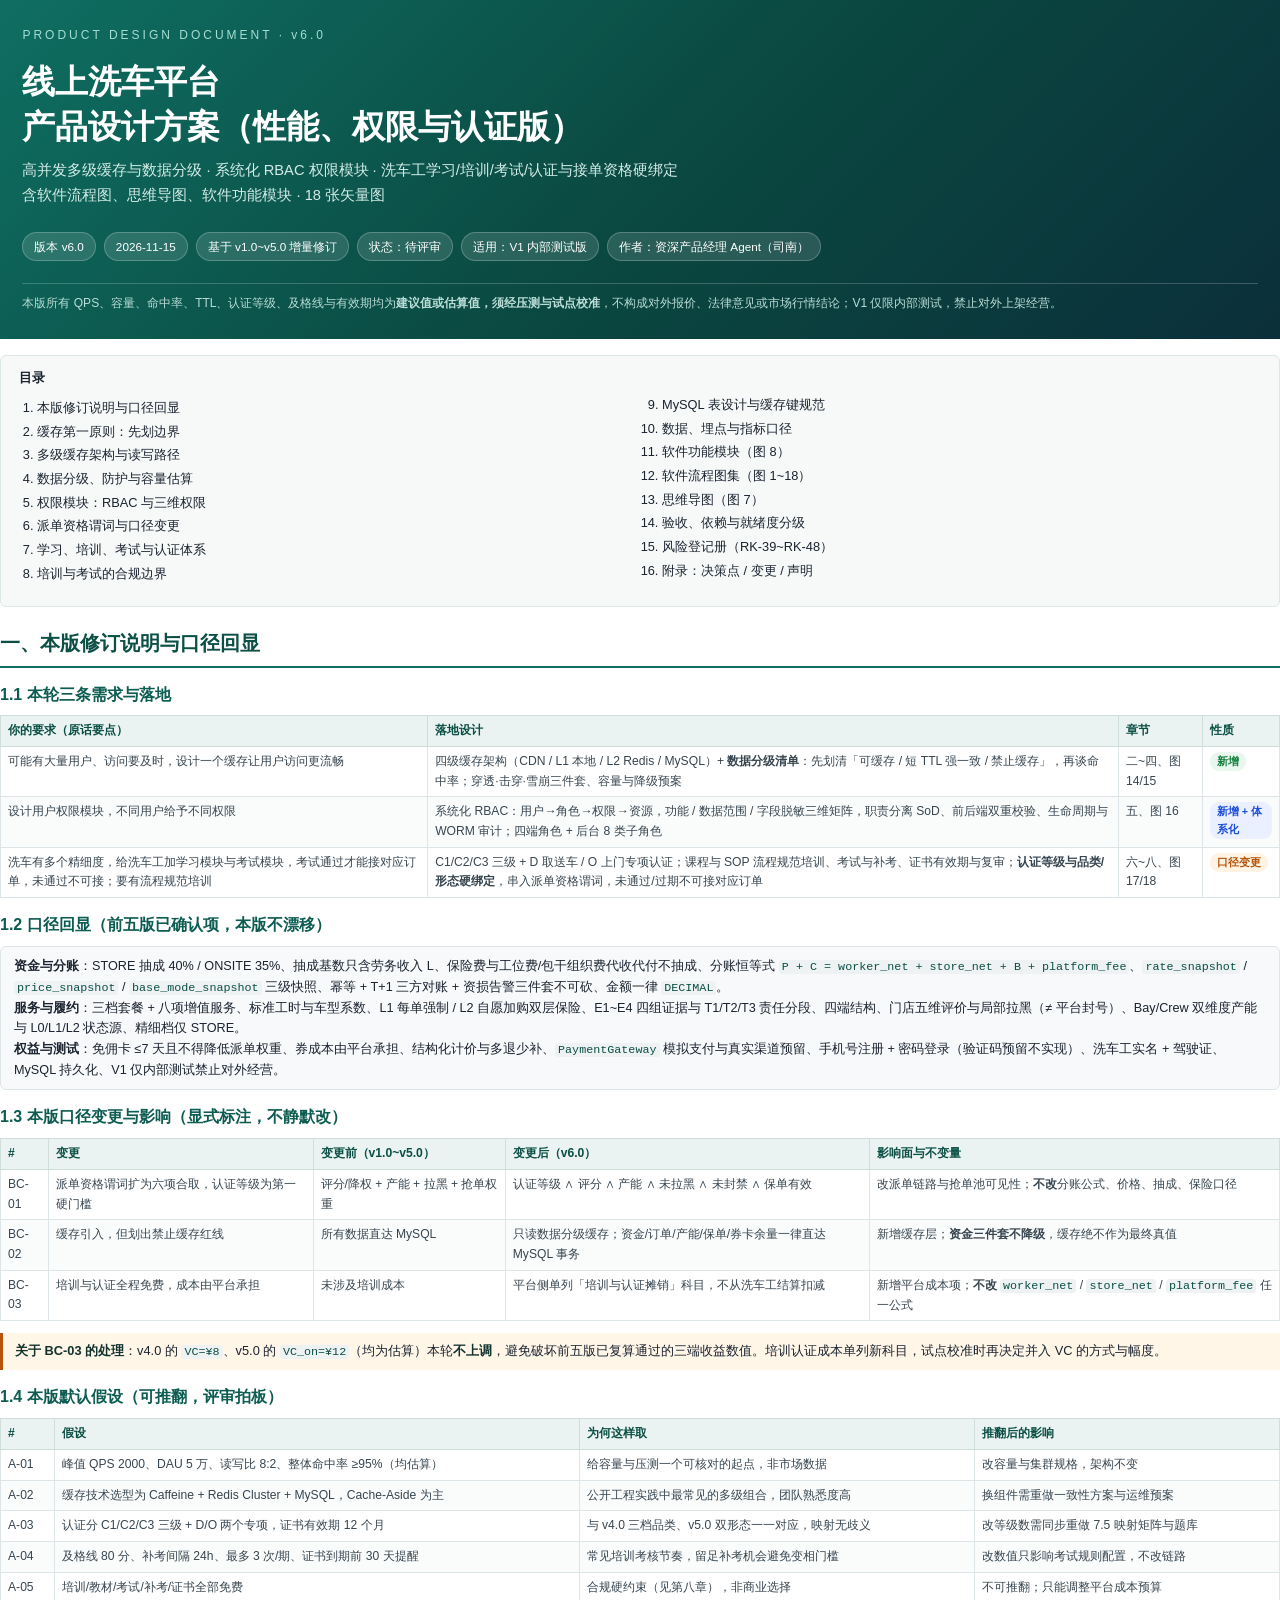
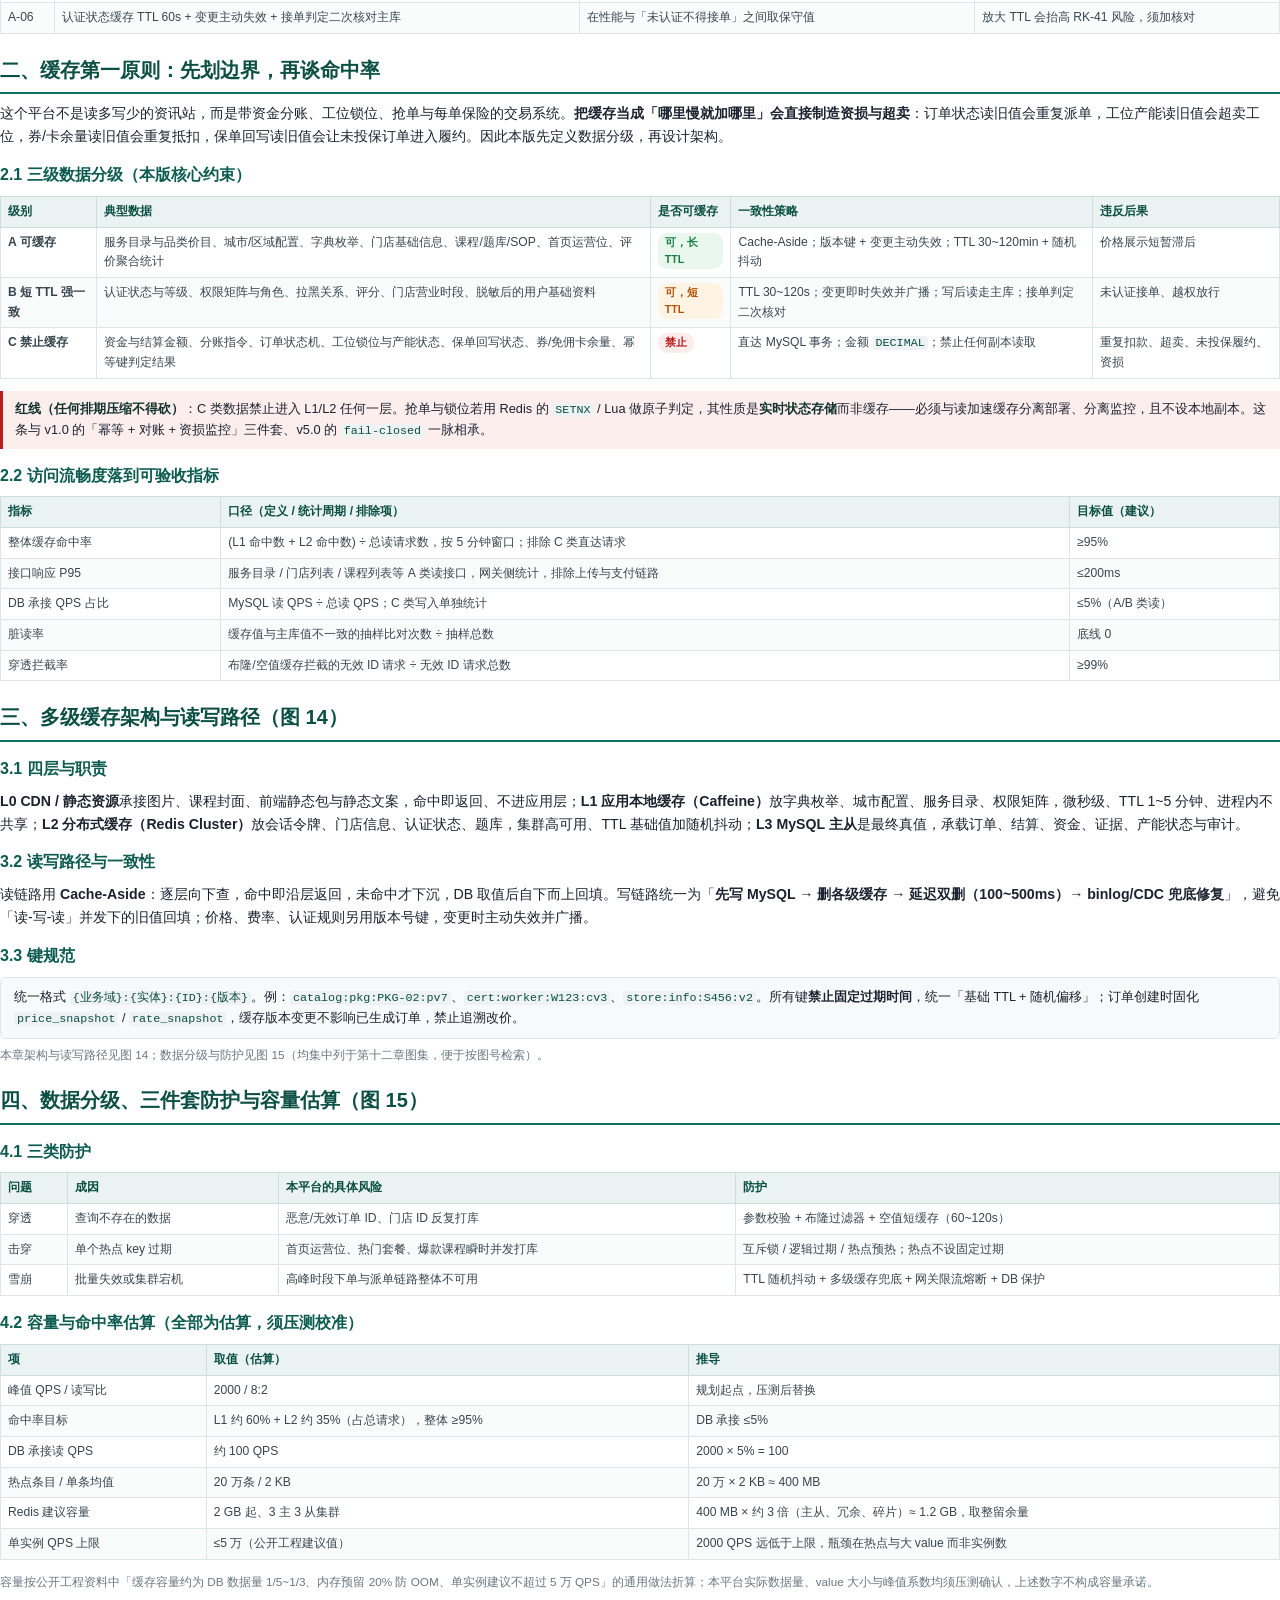
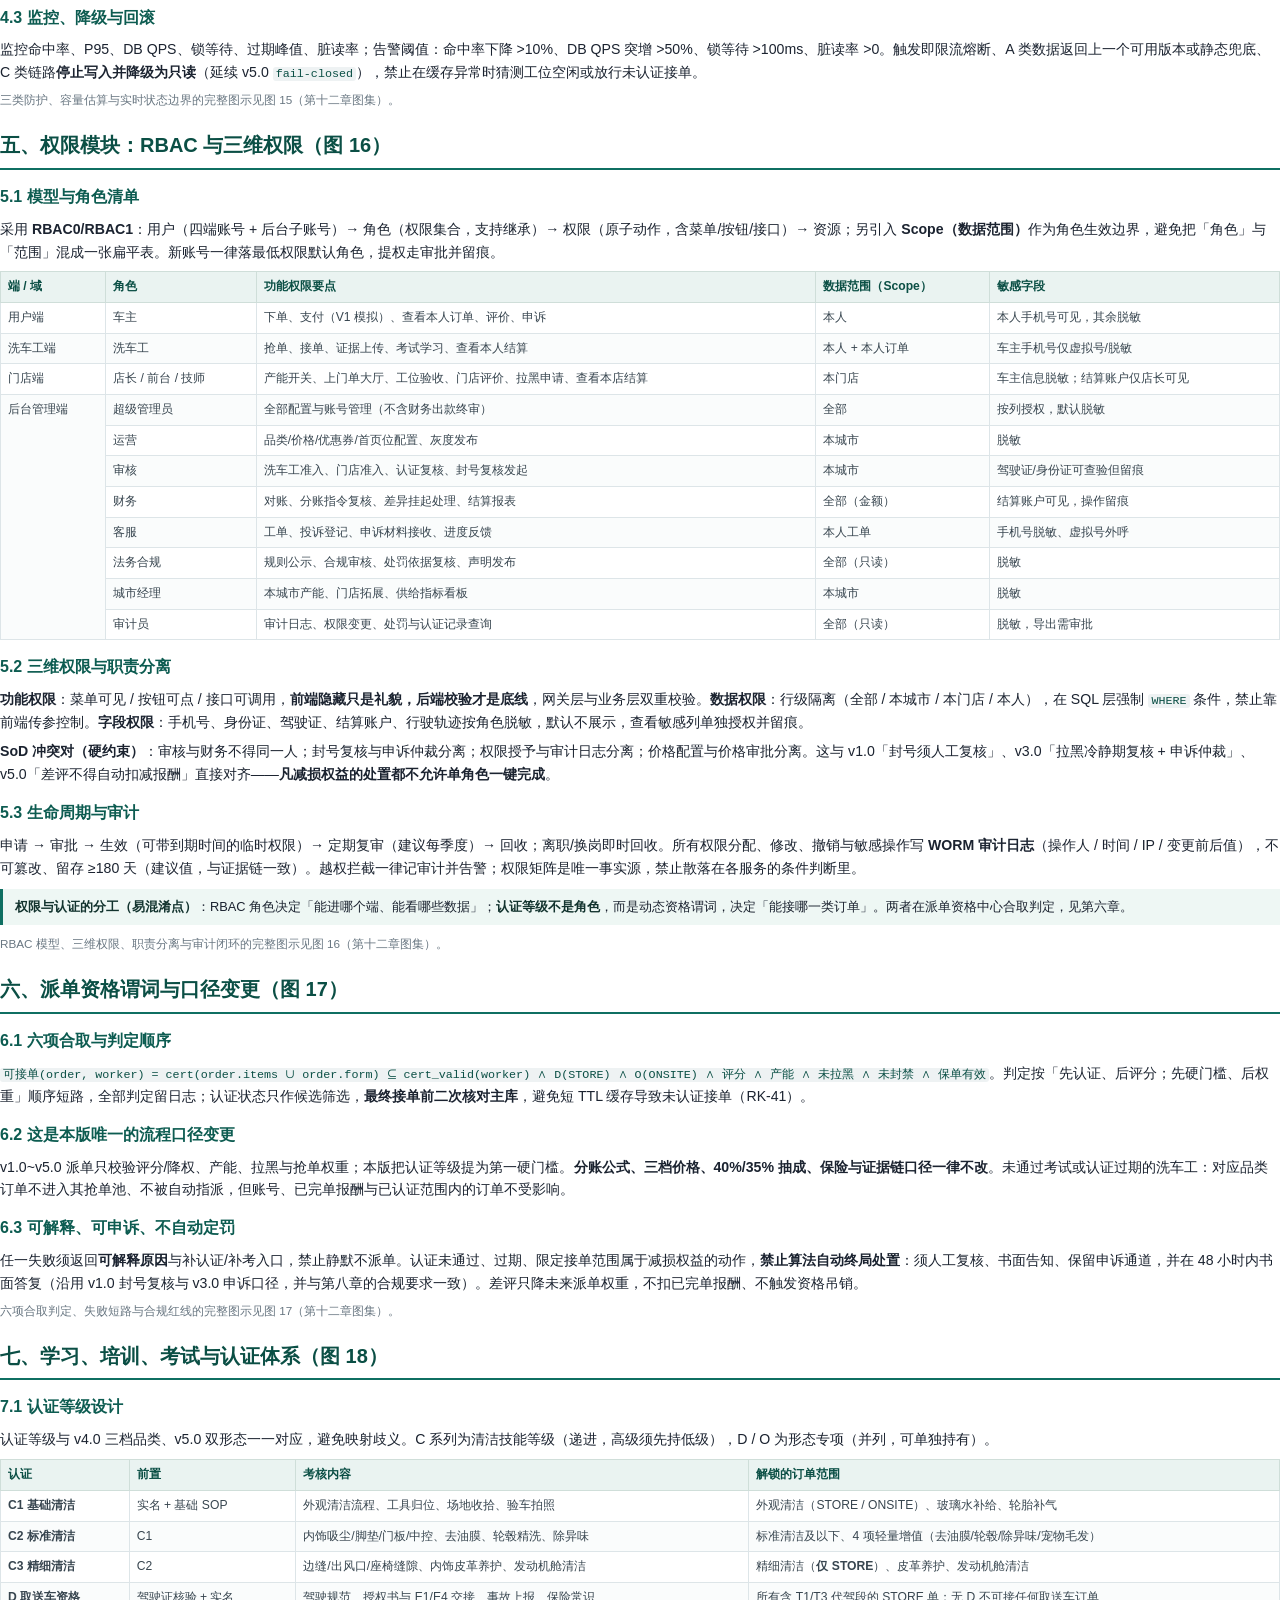
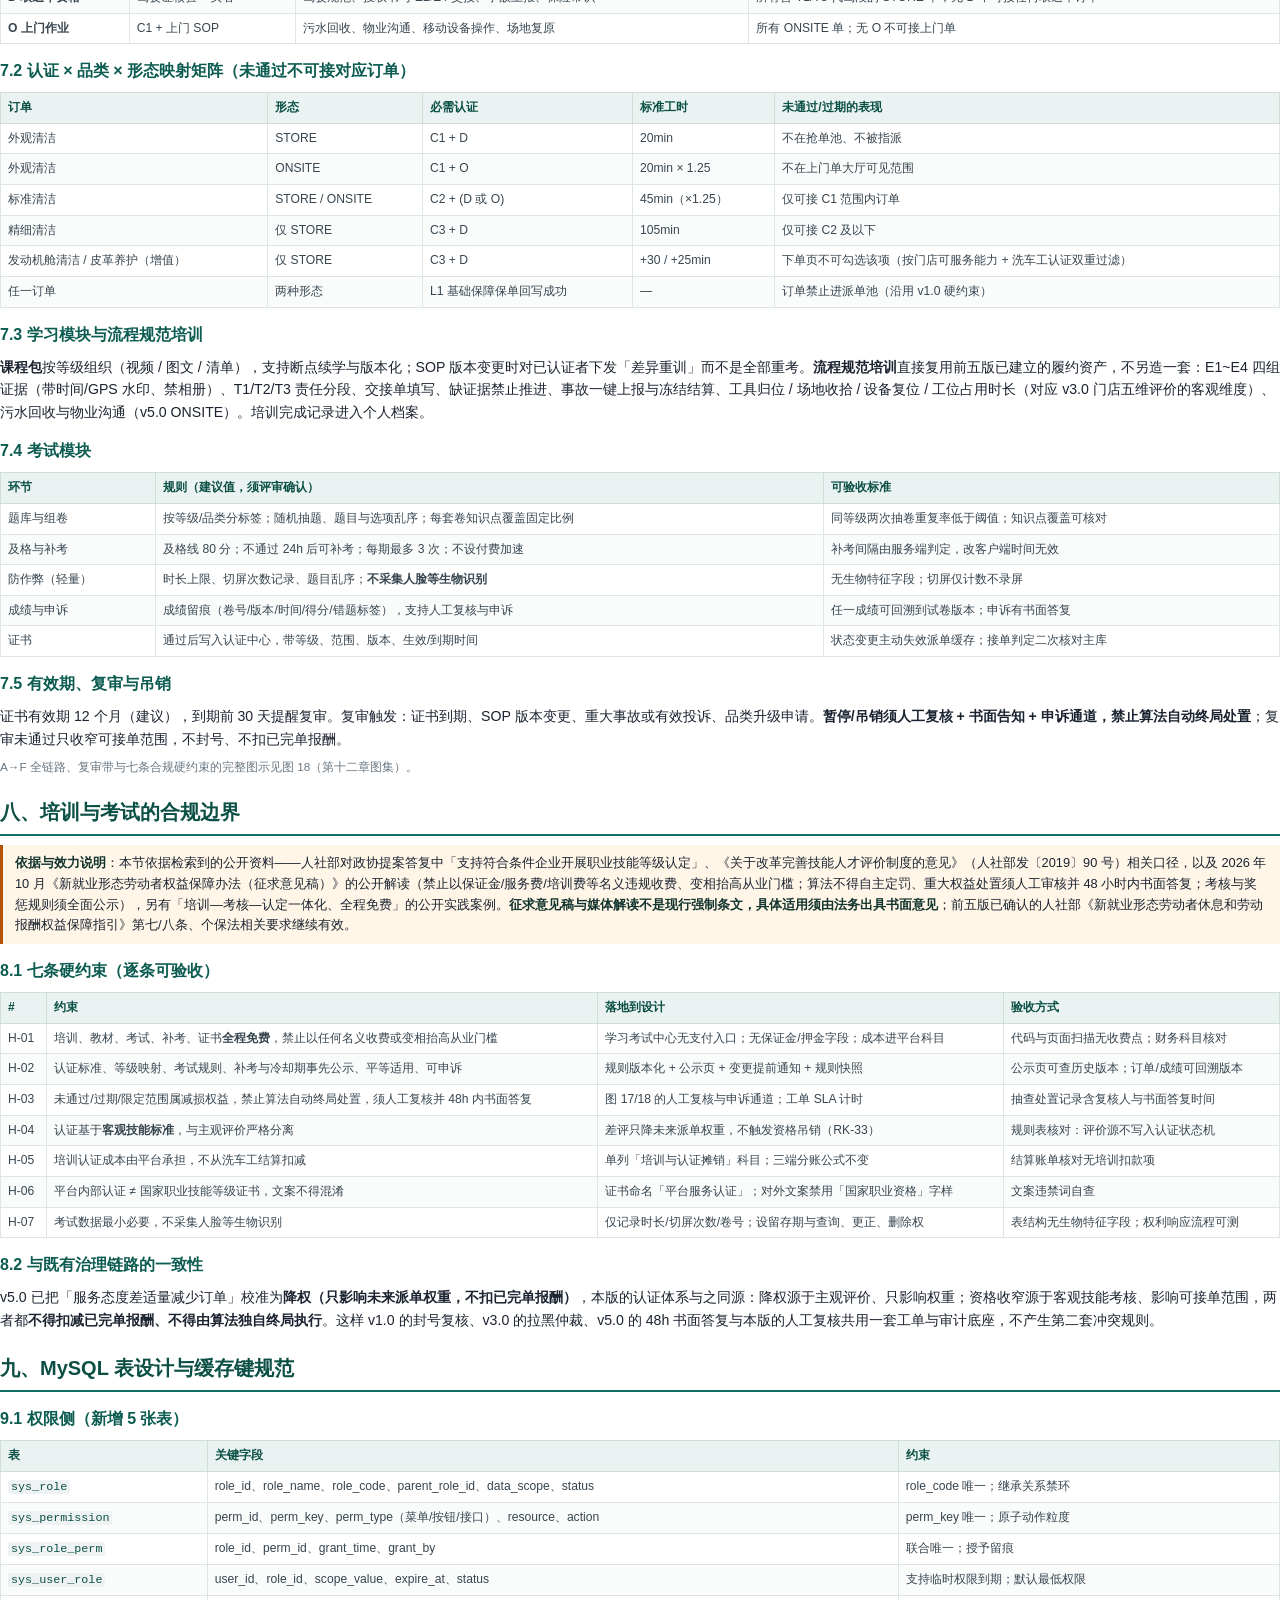
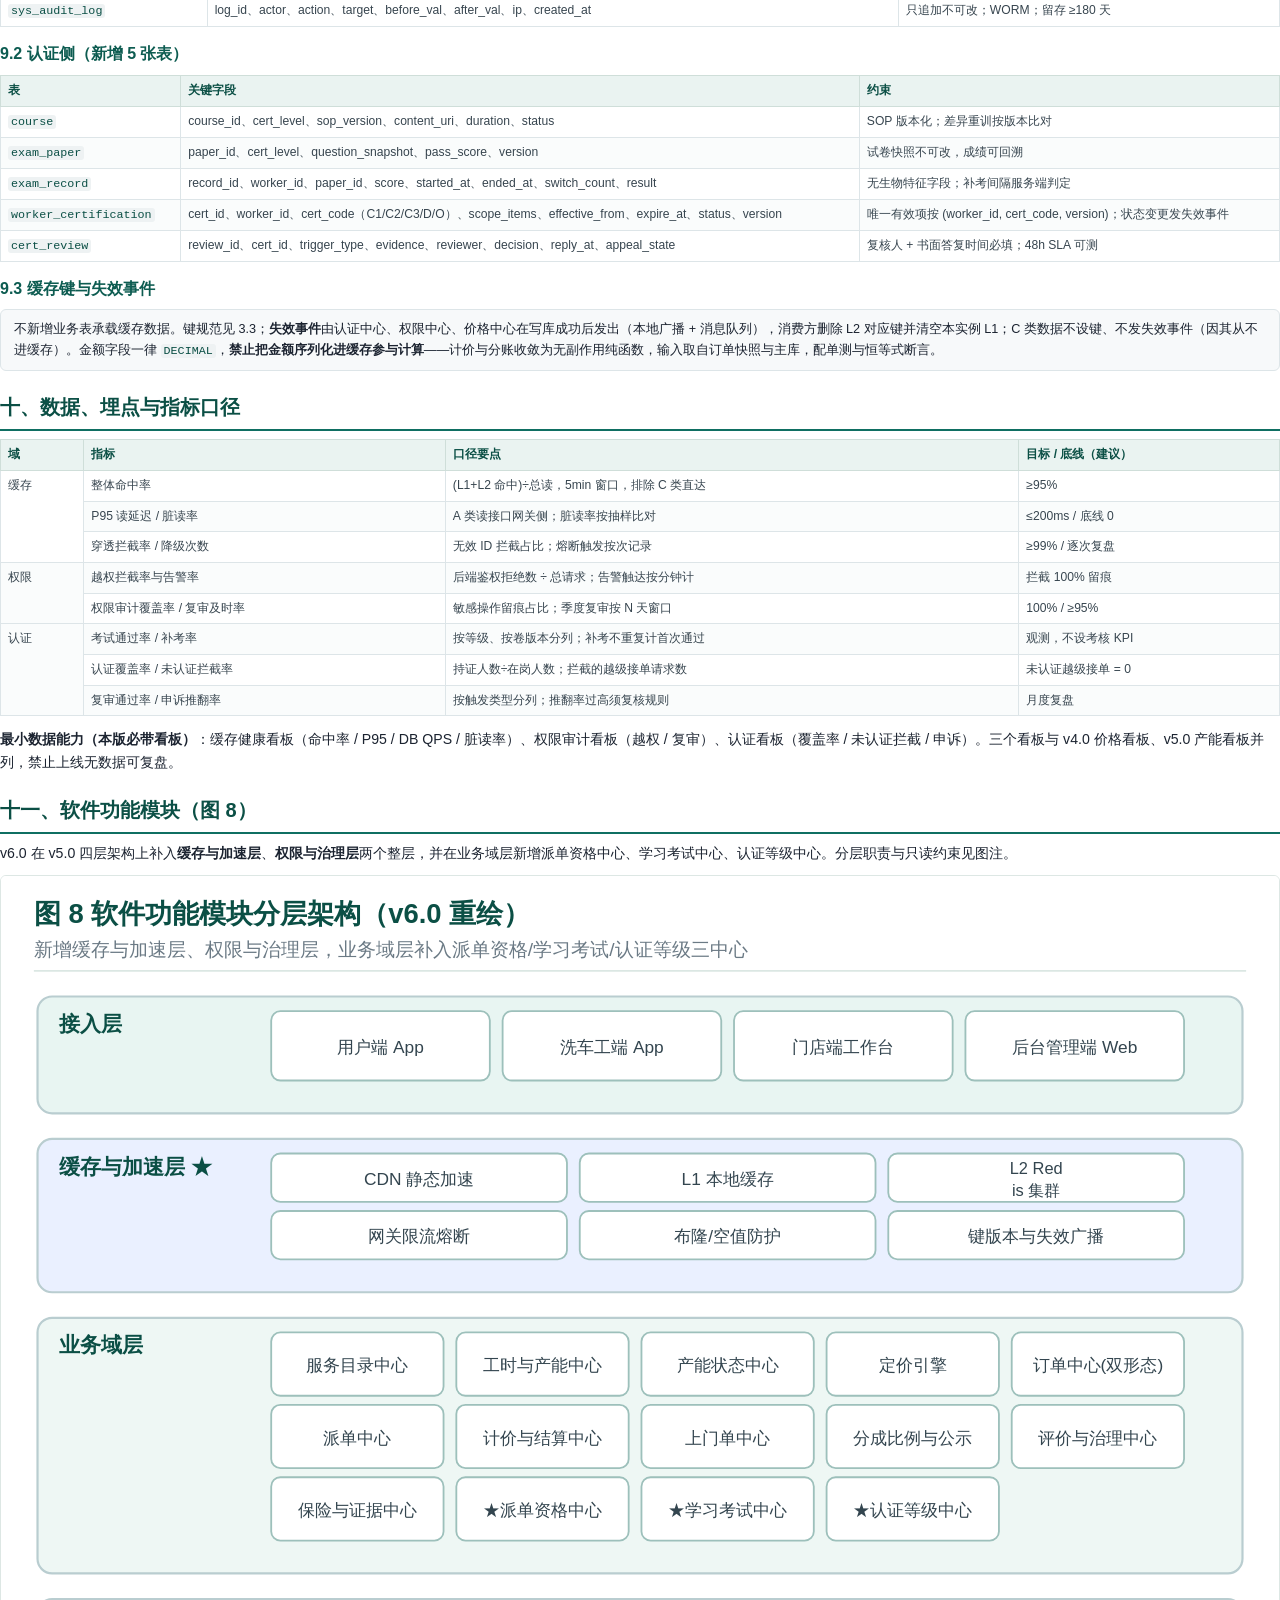
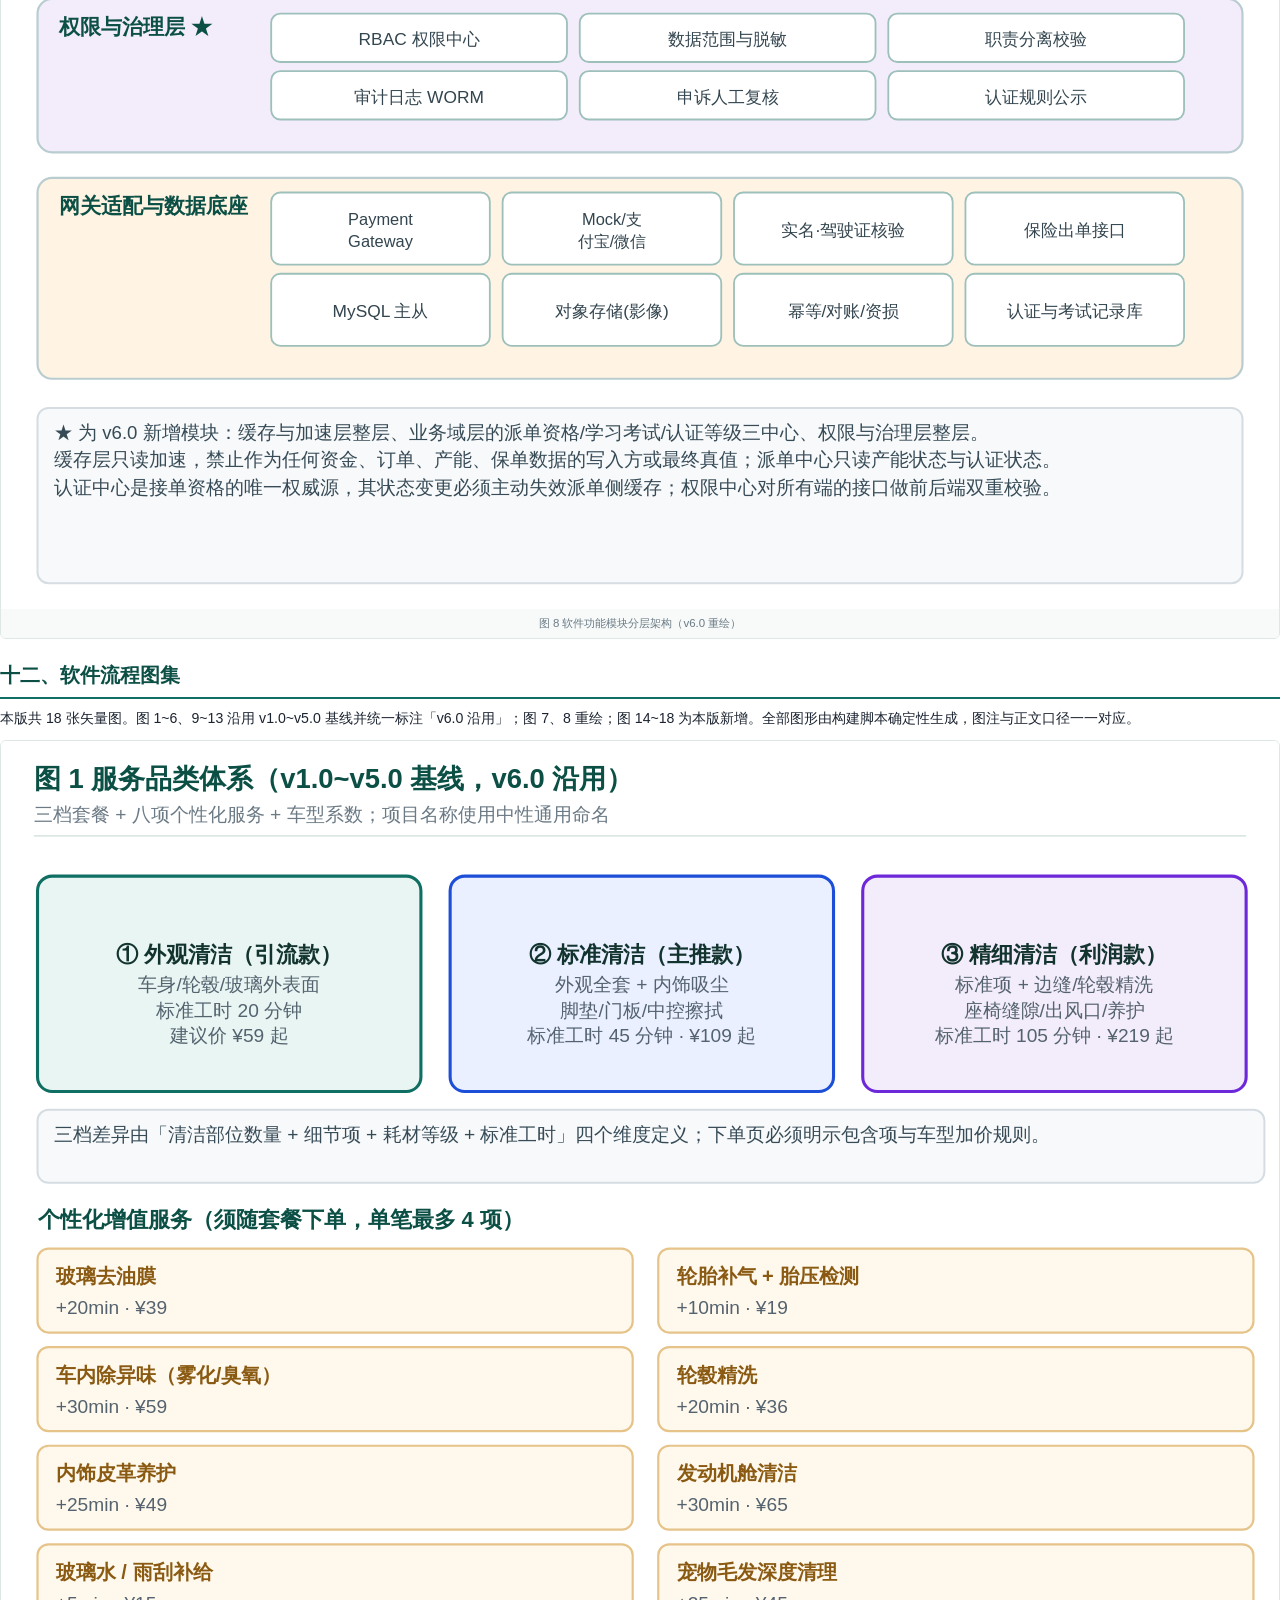
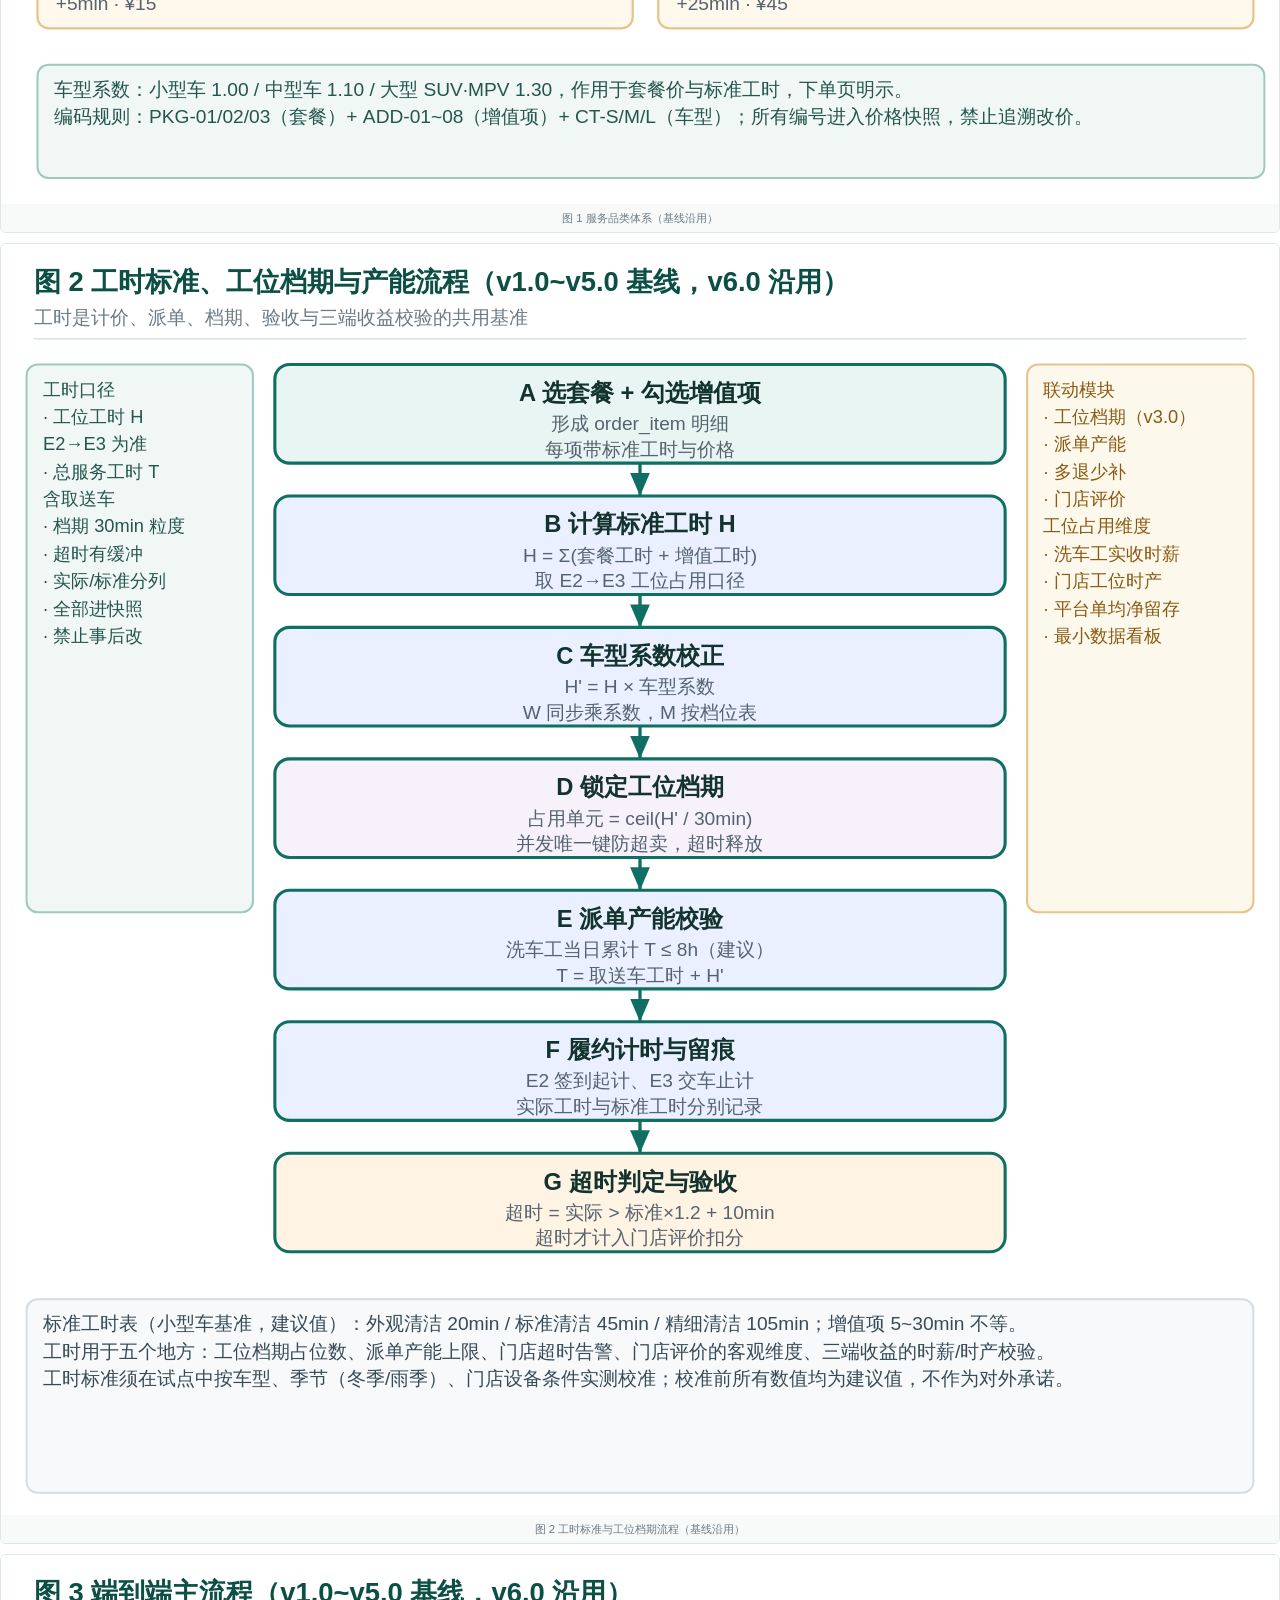
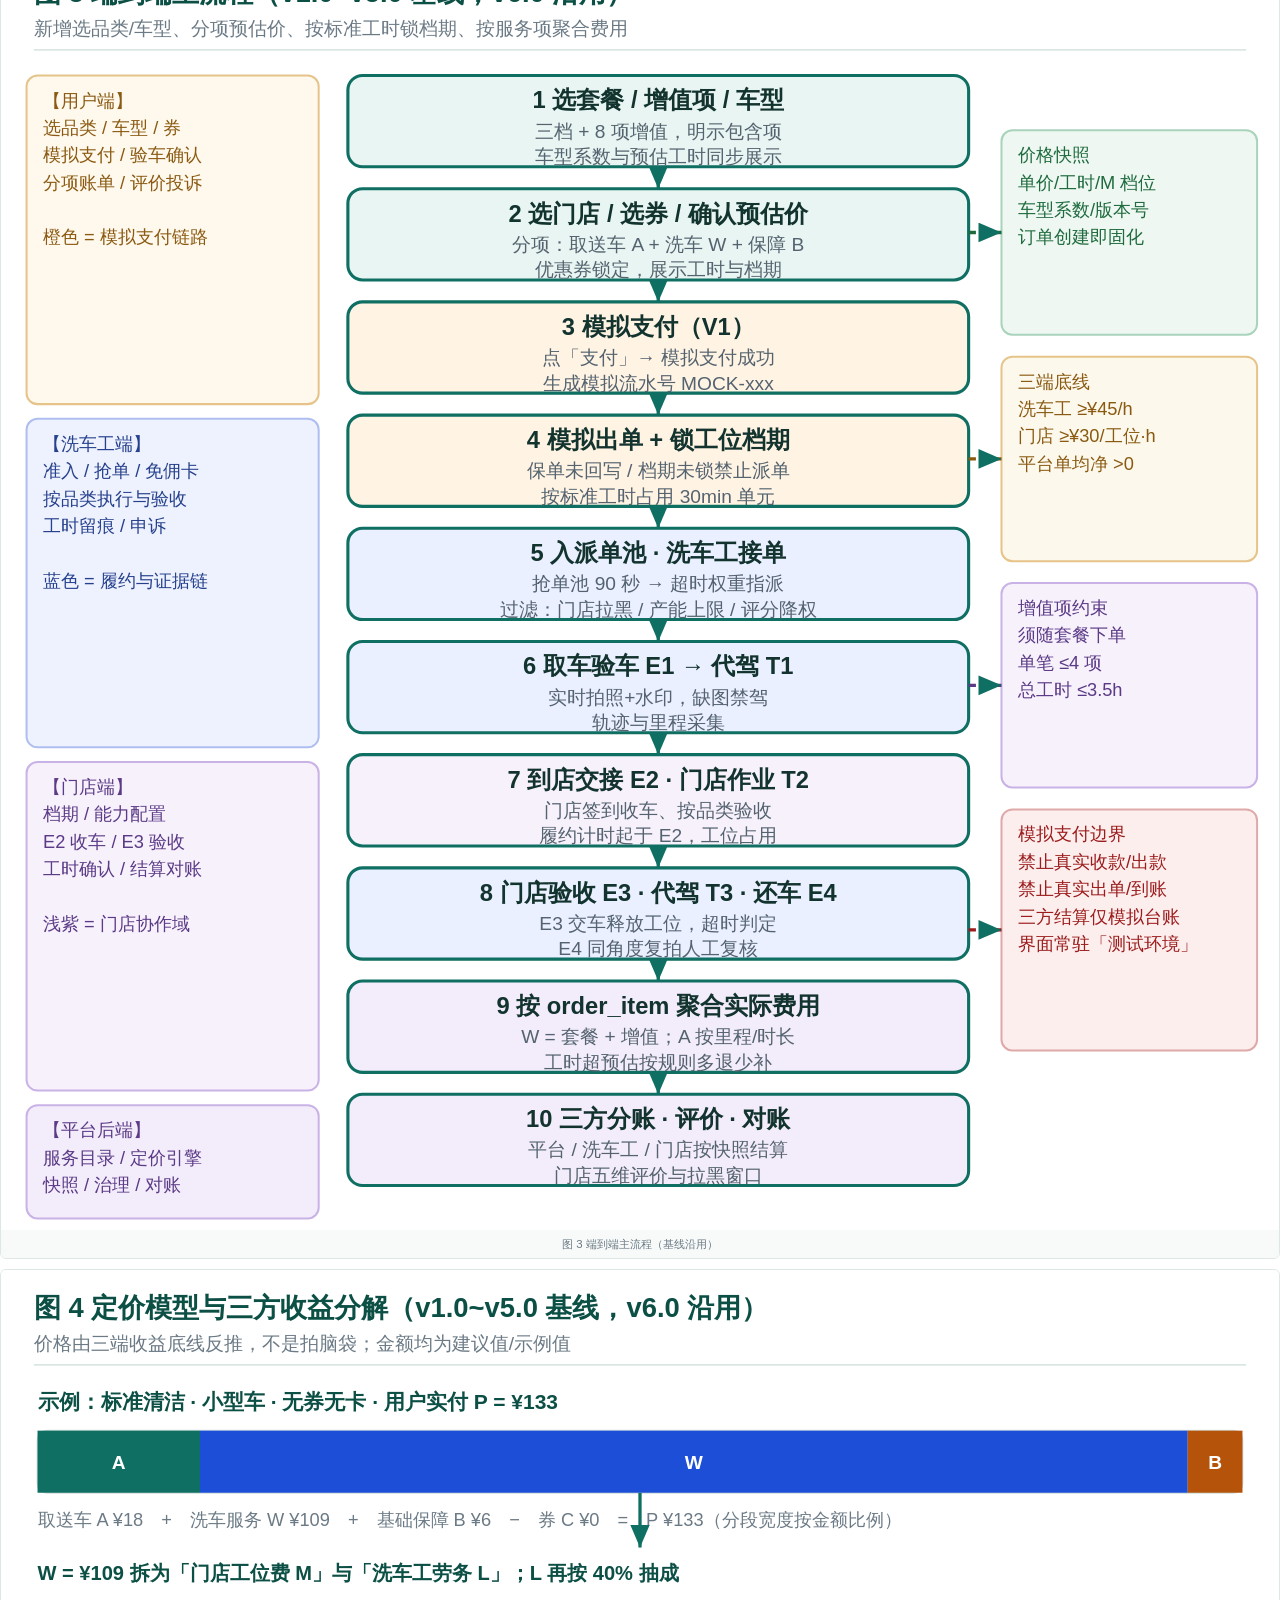
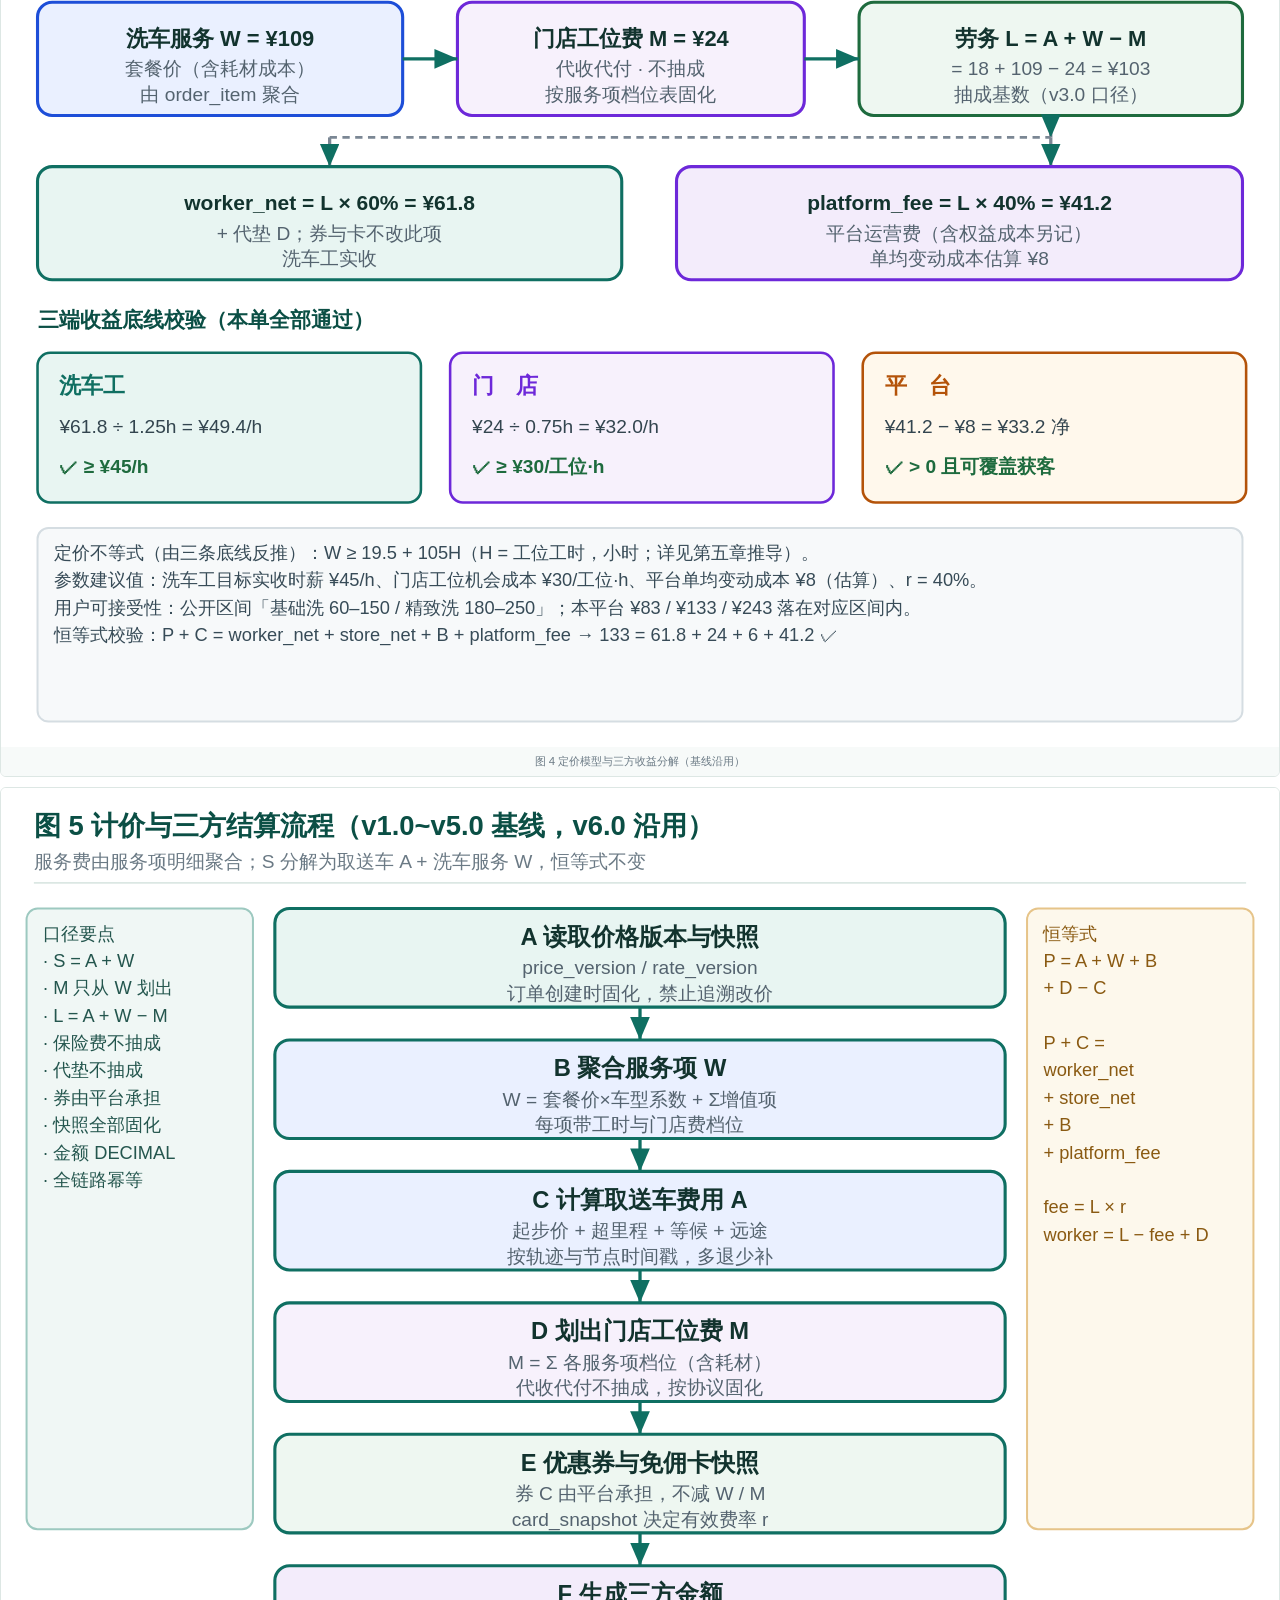
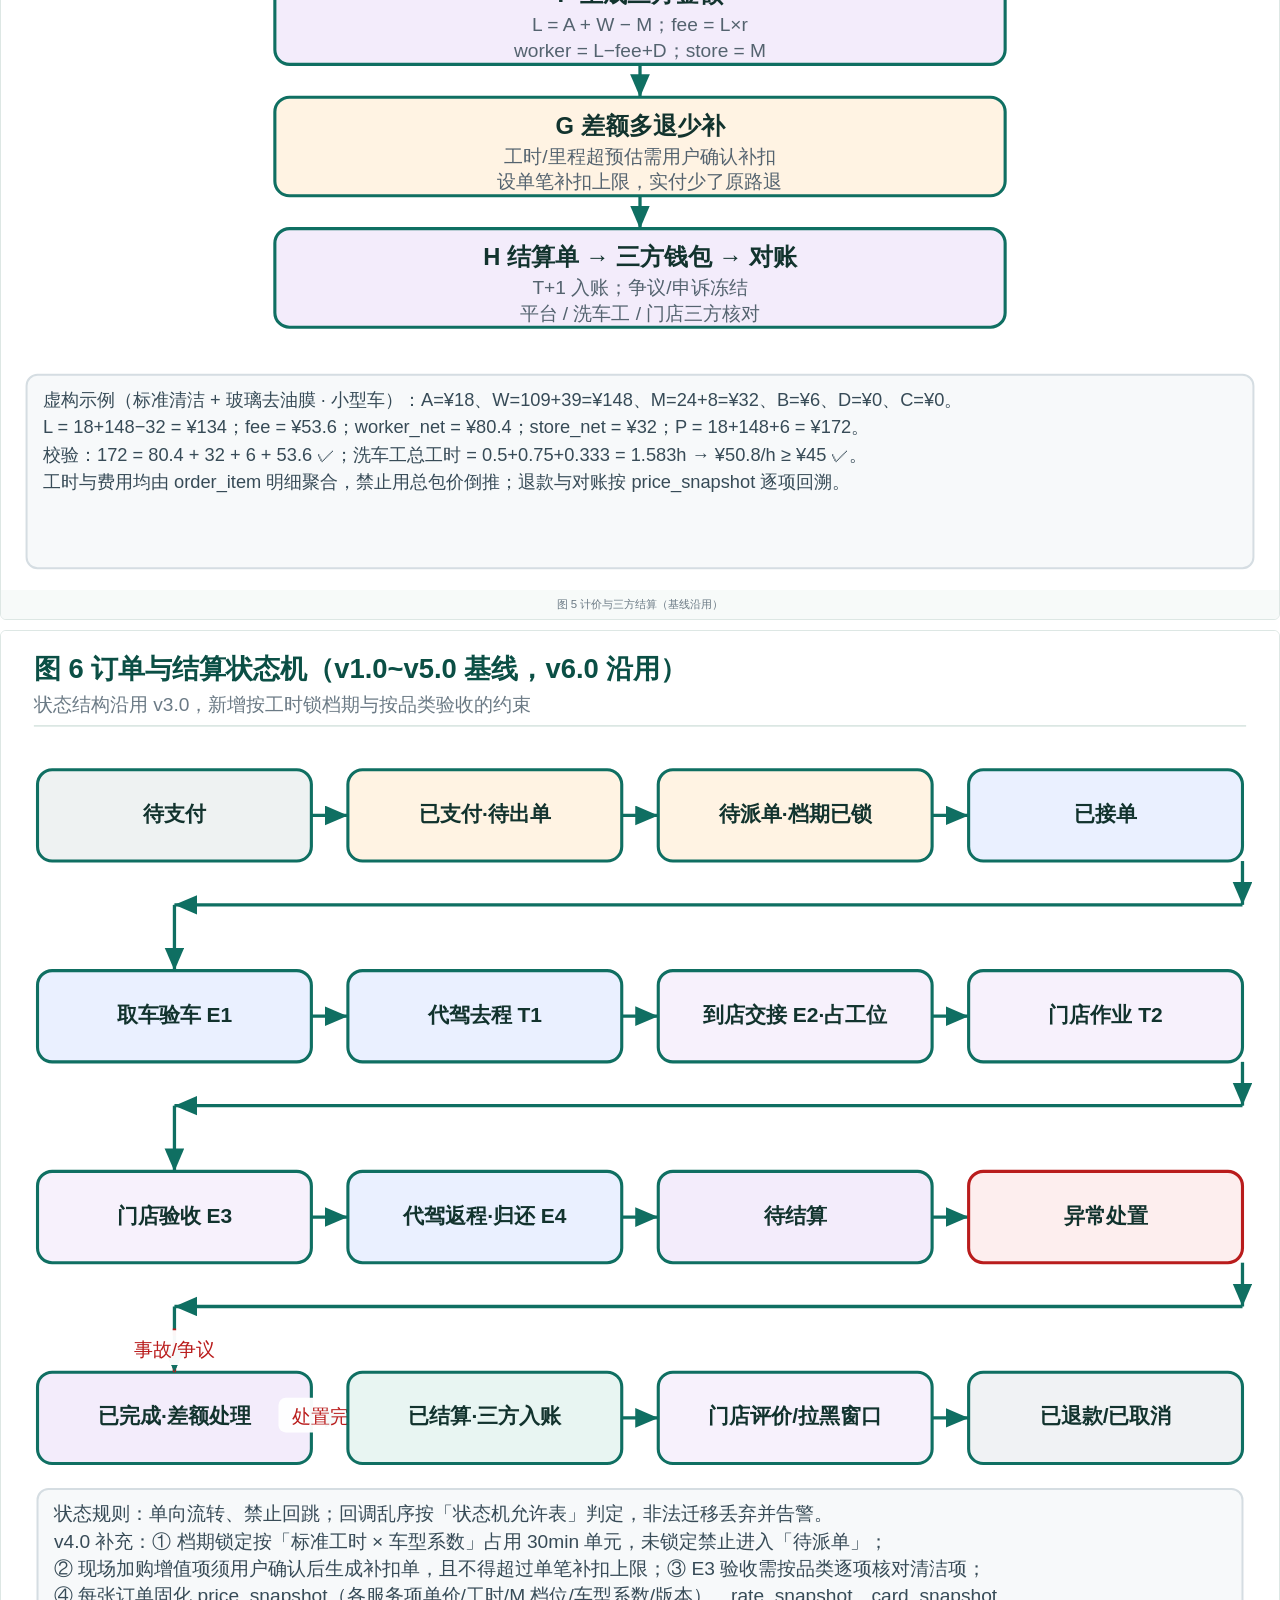
<file: docs/线上洗车平台-产品设计方案v6.0.html>
<!DOCTYPE html>
<html lang="zh-CN"><head><meta charset="UTF-8">
<title>线上洗车平台 · 产品设计方案 v6.0</title>
<style>
@page { size:A4; margin:15mm 13mm 16mm; }
*{box-sizing:border-box; -webkit-print-color-adjust:exact; print-color-adjust:exact;}
body{margin:0;color:#1b2330;background:#fff;font-family:'Noto Sans CJK SC',sans-serif;
 font-size:10.6pt;line-height:1.62;}
h1,h2,h3,h4{color:#0b4f45;margin:0 0 8px;break-after:avoid;}
h2{font-size:15pt;border-bottom:2px solid #0f6f62;padding-bottom:6px;margin-top:20px;}
h3{font-size:12pt;margin-top:14px;color:#0d5c51;}
h4{font-size:10.8pt;margin-top:10px;}
p{margin:6px 0;}
ul,ol{margin:6px 0 8px;padding-left:18px;} li{margin:3px 0;}
table{width:100%;border-collapse:collapse;margin:8px 0 12px;font-size:9.1pt;}
th{background:#eaf3f1;color:#0b4f45;text-align:left;padding:5px 7px;border:1px solid #cfded9;font-weight:700;}
td{padding:5px 7px;border:1px solid #dde5e8;vertical-align:top;color:#37454f;}
tbody tr:nth-child(even){background:#fafcfc;}
code{font-family:'Noto Sans Mono CJK SC',monospace;background:#eef2f3;color:#0b4f45;
 padding:0 3px;border-radius:3px;font-size:8.8pt;}
.small{font-size:8.8pt;color:#697782;}
.tag{display:inline-block;padding:1px 7px;border-radius:9px;font-size:8pt;font-weight:700;}
.t-red{background:#fdecec;color:#b91c1c;} .t-org{background:#fff3e3;color:#b45309;}
.t-green{background:#e9f7ee;color:#15803d;} .t-blue{background:#eaf0ff;color:#1d4ed8;}
.t-purple{background:#f3ecfb;color:#6d28d9;} .t-gray{background:#eceff2;color:#4a5568;}
.callout{border-left:3.5px solid #0f6f62;background:#eef7f4;padding:8px 12px;margin:9px 0;font-size:9.6pt;}
.callout.warn{border-color:#b45309;background:#fff6e8;}
.callout.danger{border-color:#b91c1c;background:#fdeeee;}
.callout b{color:#12332e;}
.figure{margin:10px 0;break-inside:avoid;border:1px solid #dde7e4;border-radius:6px;overflow:hidden;}
.figure svg{display:block;width:100%;height:auto;}
.cover{background:linear-gradient(135deg,#0f6f62,#0a4740 55%,#0b2f3a);color:#fff;
 padding:34px 30px 26px;margin:-2mm -2mm 0;border-radius:0;}
.cover .k{font-size:9pt;letter-spacing:3px;color:#a4ddd2;}
.cover h1{color:#fff;font-size:25pt;margin:14px 0 8px;line-height:1.35;}
.cover .sub{font-size:11pt;color:#d3ece7;line-height:1.7;}
.cover .meta{margin-top:24px;display:flex;flex-wrap:wrap;gap:8px;}
.cover .meta span{background:rgba(255,255,255,.13);border:1px solid rgba(255,255,255,.22);
 padding:4px 11px;border-radius:16px;font-size:8.8pt;}
.cover .disc{margin-top:22px;font-size:9pt;color:#b9ddd6;border-top:1px solid rgba(255,255,255,.2);padding-top:10px;}
.toc{background:#f6f9f8;border:1px solid #dde7e4;border-radius:6px;padding:12px 18px;font-size:9.6pt;}
.toc ol{columns:2;column-gap:26px;}
.figcap{font-size:8.6pt;color:#6b7a85;text-align:center;padding:5px;background:#f7faf9;}
.kv{background:#f7f9fa;border:1px solid #dde5e8;border-radius:6px;padding:9px 13px;font-size:9.5pt;}
.foot{margin-top:16px;border-top:1px solid #dde5e8;padding-top:9px;font-size:8.8pt;color:#697782;}
</style></head><body>

<div class="cover">
 <div class="k">PRODUCT DESIGN DOCUMENT · v6.0</div>
 <h1>线上洗车平台<br>产品设计方案（性能、权限与认证版）</h1>
 <div class="sub">高并发多级缓存与数据分级 · 系统化 RBAC 权限模块 · 洗车工学习/培训/考试/认证与接单资格硬绑定<br>含软件流程图、思维导图、软件功能模块 · 18 张矢量图</div>
 <div class="meta"><span>版本 v6.0</span><span>2026-11-15</span><span>基于 v1.0~v5.0 增量修订</span>
 <span>状态：待评审</span><span>适用：V1 内部测试版</span><span>作者：资深产品经理 Agent（司南）</span></div>
 <div class="disc">本版所有 QPS、容量、命中率、TTL、认证等级、及格线与有效期均为<b>建议值或估算值，须经压测与试点校准</b>，不构成对外报价、法律意见或市场行情结论；V1 仅限内部测试，禁止对外上架经营。</div>
</div>

<div class="toc" style="margin-top:16px;">
<b>目录</b><ol>
<li>本版修订说明与口径回显</li><li>缓存第一原则：先划边界</li>
<li>多级缓存架构与读写路径</li><li>数据分级、防护与容量估算</li>
<li>权限模块：RBAC 与三维权限</li><li>派单资格谓词与口径变更</li>
<li>学习、培训、考试与认证体系</li><li>培训与考试的合规边界</li>
<li>MySQL 表设计与缓存键规范</li><li>数据、埋点与指标口径</li>
<li>软件功能模块（图 8）</li><li>软件流程图集（图 1~18）</li>
<li>思维导图（图 7）</li><li>验收、依赖与就绪度分级</li>
<li>风险登记册（RK-39~RK-48）</li><li>附录：决策点 / 变更 / 声明</li>
</ol></div>

<h2>一、本版修订说明与口径回显</h2>

<h3>1.1 本轮三条需求与落地</h3>
<table><thead><tr><th>你的要求（原话要点）</th><th>落地设计</th><th>章节</th><th>性质</th></tr></thead><tbody>
<tr><td>可能有大量用户、访问要及时，设计一个缓存让用户访问更流畅</td><td>四级缓存架构（CDN / L1 本地 / L2 Redis / MySQL）+ <b>数据分级清单</b>：先划清「可缓存 / 短 TTL 强一致 / 禁止缓存」，再谈命中率；穿透·击穿·雪崩三件套、容量与降级预案</td><td>二~四、图 14/15</td><td><span class="tag t-green">新增</span></td></tr>
<tr><td>设计用户权限模块，不同用户给予不同权限</td><td>系统化 RBAC：用户→角色→权限→资源，功能 / 数据范围 / 字段脱敏三维矩阵，职责分离 SoD、前后端双重校验、生命周期与 WORM 审计；四端角色 + 后台 8 类子角色</td><td>五、图 16</td><td><span class="tag t-blue">新增 + 体系化</span></td></tr>
<tr><td>洗车有多个精细度，给洗车工加学习模块与考试模块，考试通过才能接对应订单，未通过不可接；要有流程规范培训</td><td>C1/C2/C3 三级 + D 取送车 / O 上门专项认证；课程与 SOP 流程规范培训、考试与补考、证书有效期与复审；<b>认证等级与品类/形态硬绑定</b>，串入派单资格谓词，未通过/过期不可接对应订单</td><td>六~八、图 17/18</td><td><span class="tag t-org">口径变更</span></td></tr>
</tbody></table>

<h3>1.2 口径回显（前五版已确认项，本版不漂移）</h3>
<div class="kv">
<b>资金与分账</b>：STORE 抽成 40% / ONSITE 35%、抽成基数只含劳务收入 L、保险费与工位费/包干组织费代收代付不抽成、分账恒等式 <code>P + C = worker_net + store_net + B + platform_fee</code>、<code>rate_snapshot</code> / <code>price_snapshot</code> / <code>base_mode_snapshot</code> 三级快照、幂等 + T+1 三方对账 + 资损告警三件套不可砍、金额一律 <code>DECIMAL</code>。<br>
<b>服务与履约</b>：三档套餐 + 八项增值服务、标准工时与车型系数、L1 每单强制 / L2 自愿加购双层保险、E1~E4 四组证据与 T1/T2/T3 责任分段、四端结构、门店五维评价与局部拉黑（≠ 平台封号）、Bay/Crew 双维度产能与 L0/L1/L2 状态源、精细档仅 STORE。<br>
<b>权益与测试</b>：免佣卡 ≤7 天且不得降低派单权重、券成本由平台承担、结构化计价与多退少补、<code>PaymentGateway</code> 模拟支付与真实渠道预留、手机号注册 + 密码登录（验证码预留不实现）、洗车工实名 + 驾驶证、MySQL 持久化、V1 仅内部测试禁止对外经营。
</div>

<h3>1.3 本版口径变更与影响（显式标注，不静默改）</h3>
<table><thead><tr><th>#</th><th>变更</th><th>变更前（v1.0~v5.0）</th><th>变更后（v6.0）</th><th>影响面与不变量</th></tr></thead><tbody>
<tr><td>BC-01</td><td>派单资格谓词扩为六项合取，认证等级为第一硬门槛</td><td>评分/降权 + 产能 + 拉黑 + 抢单权重</td><td>认证等级 ∧ 评分 ∧ 产能 ∧ 未拉黑 ∧ 未封禁 ∧ 保单有效</td><td>改派单链路与抢单池可见性；<b>不改</b>分账公式、价格、抽成、保险口径</td></tr>
<tr><td>BC-02</td><td>缓存引入，但划出禁止缓存红线</td><td>所有数据直达 MySQL</td><td>只读数据分级缓存；资金/订单/产能/保单/券卡余量一律直达 MySQL 事务</td><td>新增缓存层；<b>资金三件套不降级</b>，缓存绝不作为最终真值</td></tr>
<tr><td>BC-03</td><td>培训与认证全程免费，成本由平台承担</td><td>未涉及培训成本</td><td>平台侧单列「培训与认证摊销」科目，不从洗车工结算扣减</td><td>新增平台成本项；<b>不改</b> <code>worker_net</code> / <code>store_net</code> / <code>platform_fee</code> 任一公式</td></tr>
</tbody></table>
<div class="callout warn"><b>关于 BC-03 的处理</b>：v4.0 的 <code>VC=¥8</code>、v5.0 的 <code>VC_on=¥12</code>（均为估算）本轮<b>不上调</b>，避免破坏前五版已复算通过的三端收益数值。培训认证成本单列新科目，试点校准时再决定并入 VC 的方式与幅度。</div>

<h3>1.4 本版默认假设（可推翻，评审拍板）</h3>
<table><thead><tr><th>#</th><th>假设</th><th>为何这样取</th><th>推翻后的影响</th></tr></thead><tbody>
<tr><td>A-01</td><td>峰值 QPS 2000、DAU 5 万、读写比 8:2、整体命中率 ≥95%（均估算）</td><td>给容量与压测一个可核对的起点，非市场数据</td><td>改容量与集群规格，架构不变</td></tr>
<tr><td>A-02</td><td>缓存技术选型为 Caffeine + Redis Cluster + MySQL，Cache-Aside 为主</td><td>公开工程实践中最常见的多级组合，团队熟悉度高</td><td>换组件需重做一致性方案与运维预案</td></tr>
<tr><td>A-03</td><td>认证分 C1/C2/C3 三级 + D/O 两个专项，证书有效期 12 个月</td><td>与 v4.0 三档品类、v5.0 双形态一一对应，映射无歧义</td><td>改等级数需同步重做 7.5 映射矩阵与题库</td></tr>
<tr><td>A-04</td><td>及格线 80 分、补考间隔 24h、最多 3 次/期、证书到期前 30 天提醒</td><td>常见培训考核节奏，留足补考机会避免变相门槛</td><td>改数值只影响考试规则配置，不改链路</td></tr>
<tr><td>A-05</td><td>培训/教材/考试/补考/证书全部免费</td><td>合规硬约束（见第八章），非商业选择</td><td>不可推翻；只能调整平台成本预算</td></tr>
<tr><td>A-06</td><td>认证状态缓存 TTL 60s + 变更主动失效 + 接单判定二次核对主库</td><td>在性能与「未认证不得接单」之间取保守值</td><td>放大 TTL 会抬高 RK-41 风险，须加核对</td></tr>
</tbody></table>

<h2>二、缓存第一原则：先划边界，再谈命中率</h2>

<p>这个平台不是读多写少的资讯站，而是带资金分账、工位锁位、抢单与每单保险的交易系统。<b>把缓存当成「哪里慢就加哪里」会直接制造资损与超卖</b>：订单状态读旧值会重复派单，工位产能读旧值会超卖工位，券/卡余量读旧值会重复抵扣，保单回写读旧值会让未投保订单进入履约。因此本版先定义数据分级，再设计架构。</p>

<h3>2.1 三级数据分级（本版核心约束）</h3>
<table><thead><tr><th>级别</th><th>典型数据</th><th>是否可缓存</th><th>一致性策略</th><th>违反后果</th></tr></thead><tbody>
<tr><td><b>A 可缓存</b></td><td>服务目录与品类价目、城市/区域配置、字典枚举、门店基础信息、课程/题库/SOP、首页运营位、评价聚合统计</td><td><span class="tag t-green">可，长 TTL</span></td><td>Cache-Aside；版本键 + 变更主动失效；TTL 30~120min + 随机抖动</td><td>价格展示短暂滞后</td></tr>
<tr><td><b>B 短 TTL 强一致</b></td><td>认证状态与等级、权限矩阵与角色、拉黑关系、评分、门店营业时段、脱敏后的用户基础资料</td><td><span class="tag t-org">可，短 TTL</span></td><td>TTL 30~120s；变更即时失效并广播；写后读走主库；接单判定二次核对</td><td>未认证接单、越权放行</td></tr>
<tr><td><b>C 禁止缓存</b></td><td>资金与结算金额、分账指令、订单状态机、工位锁位与产能状态、保单回写状态、券/免佣卡余量、幂等键判定结果</td><td><span class="tag t-red">禁止</span></td><td>直达 MySQL 事务；金额 <code>DECIMAL</code>；禁止任何副本读取</td><td>重复扣款、超卖、未投保履约、资损</td></tr>
</tbody></table>

<div class="callout danger"><b>红线（任何排期压缩不得砍）</b>：C 类数据禁止进入 L1/L2 任何一层。抢单与锁位若用 Redis 的 <code>SETNX</code> / Lua 做原子判定，其性质是<b>实时状态存储</b>而非缓存——必须与读加速缓存分离部署、分离监控，且不设本地副本。这条与 v1.0 的「幂等 + 对账 + 资损监控」三件套、v5.0 的 <code>fail-closed</code> 一脉相承。</div>

<h3>2.2 访问流畅度落到可验收指标</h3>
<table><thead><tr><th>指标</th><th>口径（定义 / 统计周期 / 排除项）</th><th>目标值（建议）</th></tr></thead><tbody>
<tr><td>整体缓存命中率</td><td>(L1 命中数 + L2 命中数) ÷ 总读请求数，按 5 分钟窗口；排除 C 类直达请求</td><td>≥95%</td></tr>
<tr><td>接口响应 P95</td><td>服务目录 / 门店列表 / 课程列表等 A 类读接口，网关侧统计，排除上传与支付链路</td><td>≤200ms</td></tr>
<tr><td>DB 承接 QPS 占比</td><td>MySQL 读 QPS ÷ 总读 QPS；C 类写入单独统计</td><td>≤5%（A/B 类读）</td></tr>
<tr><td>脏读率</td><td>缓存值与主库值不一致的抽样比对次数 ÷ 抽样总数</td><td>底线 0</td></tr>
<tr><td>穿透拦截率</td><td>布隆/空值缓存拦截的无效 ID 请求 ÷ 无效 ID 请求总数</td><td>≥99%</td></tr>
</tbody></table>

<h2>三、多级缓存架构与读写路径（图 14）</h2>

<h3>3.1 四层与职责</h3>
<p><b>L0 CDN / 静态资源</b>承接图片、课程封面、前端静态包与静态文案，命中即返回、不进应用层；<b>L1 应用本地缓存（Caffeine）</b>放字典枚举、城市配置、服务目录、权限矩阵，微秒级、TTL 1~5 分钟、进程内不共享；<b>L2 分布式缓存（Redis Cluster）</b>放会话令牌、门店信息、认证状态、题库，集群高可用、TTL 基础值加随机抖动；<b>L3 MySQL 主从</b>是最终真值，承载订单、结算、资金、证据、产能状态与审计。</p>

<h3>3.2 读写路径与一致性</h3>
<p>读链路用 <b>Cache-Aside</b>：逐层向下查，命中即沿层返回，未命中才下沉，DB 取值后自下而上回填。写链路统一为「<b>先写 MySQL → 删各级缓存 → 延迟双删（100~500ms）→ binlog/CDC 兜底修复</b>」，避免「读-写-读」并发下的旧值回填；价格、费率、认证规则另用版本号键，变更时主动失效并广播。</p>

<h3>3.3 键规范</h3>
<div class="kv">统一格式 <code>{业务域}:{实体}:{ID}:{版本}</code>。例：<code>catalog:pkg:PKG-02:pv7</code>、<code>cert:worker:W123:cv3</code>、<code>store:info:S456:v2</code>。所有键<b>禁止固定过期时间</b>，统一「基础 TTL + 随机偏移」；订单创建时固化 <code>price_snapshot</code> / <code>rate_snapshot</code>，缓存版本变更不影响已生成订单，禁止追溯改价。</div>

<p class="small">本章架构与读写路径见图 14；数据分级与防护见图 15（均集中列于第十二章图集，便于按图号检索）。</p>

<h2>四、数据分级、三件套防护与容量估算（图 15）</h2>

<h3>4.1 三类防护</h3>
<table><thead><tr><th>问题</th><th>成因</th><th>本平台的具体风险</th><th>防护</th></tr></thead><tbody>
<tr><td>穿透</td><td>查询不存在的数据</td><td>恶意/无效订单 ID、门店 ID 反复打库</td><td>参数校验 + 布隆过滤器 + 空值短缓存（60~120s）</td></tr>
<tr><td>击穿</td><td>单个热点 key 过期</td><td>首页运营位、热门套餐、爆款课程瞬时并发打库</td><td>互斥锁 / 逻辑过期 / 热点预热；热点不设固定过期</td></tr>
<tr><td>雪崩</td><td>批量失效或集群宕机</td><td>高峰时段下单与派单链路整体不可用</td><td>TTL 随机抖动 + 多级缓存兜底 + 网关限流熔断 + DB 保护</td></tr>
</tbody></table>

<h3>4.2 容量与命中率估算（全部为估算，须压测校准）</h3>
<table><thead><tr><th>项</th><th>取值（估算）</th><th>推导</th></tr></thead><tbody>
<tr><td>峰值 QPS / 读写比</td><td>2000 / 8:2</td><td>规划起点，压测后替换</td></tr>
<tr><td>命中率目标</td><td>L1 约 60% + L2 约 35%（占总请求），整体 ≥95%</td><td>DB 承接 ≤5%</td></tr>
<tr><td>DB 承接读 QPS</td><td>约 100 QPS</td><td>2000 × 5% = 100</td></tr>
<tr><td>热点条目 / 单条均值</td><td>20 万条 / 2 KB</td><td>20 万 × 2 KB ≈ 400 MB</td></tr>
<tr><td>Redis 建议容量</td><td>2 GB 起、3 主 3 从集群</td><td>400 MB × 约 3 倍（主从、冗余、碎片）≈ 1.2 GB，取整留余量</td></tr>
<tr><td>单实例 QPS 上限</td><td>≤5 万（公开工程建议值）</td><td>2000 QPS 远低于上限，瓶颈在热点与大 value 而非实例数</td></tr>
</tbody></table>
<p class="small">容量按公开工程资料中「缓存容量约为 DB 数据量 1/5~1/3、内存预留 20% 防 OOM、单实例建议不超过 5 万 QPS」的通用做法折算；本平台实际数据量、value 大小与峰值系数均须压测确认，上述数字不构成容量承诺。</p>

<h3>4.3 监控、降级与回滚</h3>
<p>监控命中率、P95、DB QPS、锁等待、过期峰值、脏读率；告警阈值：命中率下降 &gt;10%、DB QPS 突增 &gt;50%、锁等待 &gt;100ms、脏读率 &gt;0。触发即限流熔断、A 类数据返回上一个可用版本或静态兜底、C 类链路<b>停止写入并降级为只读</b>（延续 v5.0 <code>fail-closed</code>），禁止在缓存异常时猜测工位空闲或放行未认证接单。</p>

<p class="small">三类防护、容量估算与实时状态边界的完整图示见图 15（第十二章图集）。</p>

<h2>五、权限模块：RBAC 与三维权限（图 16）</h2>

<h3>5.1 模型与角色清单</h3>
<p>采用 <b>RBAC0/RBAC1</b>：用户（四端账号 + 后台子账号）→ 角色（权限集合，支持继承）→ 权限（原子动作，含菜单/按钮/接口）→ 资源；另引入 <b>Scope（数据范围）</b>作为角色生效边界，避免把「角色」与「范围」混成一张扁平表。新账号一律落最低权限默认角色，提权走审批并留痕。</p>

<table><thead><tr><th>端 / 域</th><th>角色</th><th>功能权限要点</th><th>数据范围（Scope）</th><th>敏感字段</th></tr></thead><tbody>
<tr><td>用户端</td><td>车主</td><td>下单、支付（V1 模拟）、查看本人订单、评价、申诉</td><td>本人</td><td>本人手机号可见，其余脱敏</td></tr>
<tr><td>洗车工端</td><td>洗车工</td><td>抢单、接单、证据上传、考试学习、查看本人结算</td><td>本人 + 本人订单</td><td>车主手机号仅虚拟号/脱敏</td></tr>
<tr><td>门店端</td><td>店长 / 前台 / 技师</td><td>产能开关、上门单大厅、工位验收、门店评价、拉黑申请、查看本店结算</td><td>本门店</td><td>车主信息脱敏；结算账户仅店长可见</td></tr>
<tr><td rowspan="8">后台管理端</td><td>超级管理员</td><td>全部配置与账号管理（不含财务出款终审）</td><td>全部</td><td>按列授权，默认脱敏</td></tr>
<tr><td>运营</td><td>品类/价格/优惠券/首页位配置、灰度发布</td><td>本城市</td><td>脱敏</td></tr>
<tr><td>审核</td><td>洗车工准入、门店准入、认证复核、封号复核发起</td><td>本城市</td><td>驾驶证/身份证可查验但留痕</td></tr>
<tr><td>财务</td><td>对账、分账指令复核、差异挂起处理、结算报表</td><td>全部（金额）</td><td>结算账户可见，操作留痕</td></tr>
<tr><td>客服</td><td>工单、投诉登记、申诉材料接收、进度反馈</td><td>本人工单</td><td>手机号脱敏、虚拟号外呼</td></tr>
<tr><td>法务合规</td><td>规则公示、合规审核、处罚依据复核、声明发布</td><td>全部（只读）</td><td>脱敏</td></tr>
<tr><td>城市经理</td><td>本城市产能、门店拓展、供给指标看板</td><td>本城市</td><td>脱敏</td></tr>
<tr><td>审计员</td><td>审计日志、权限变更、处罚与认证记录查询</td><td>全部（只读）</td><td>脱敏，导出需审批</td></tr>
</tbody></table>

<h3>5.2 三维权限与职责分离</h3>
<p><b>功能权限</b>：菜单可见 / 按钮可点 / 接口可调用，<b>前端隐藏只是礼貌，后端校验才是底线</b>，网关层与业务层双重校验。<b>数据权限</b>：行级隔离（全部 / 本城市 / 本门店 / 本人），在 SQL 层强制 <code>WHERE</code> 条件，禁止靠前端传参控制。<b>字段权限</b>：手机号、身份证、驾驶证、结算账户、行驶轨迹按角色脱敏，默认不展示，查看敏感列单独授权并留痕。</p>
<p><b>SoD 冲突对（硬约束）</b>：审核与财务不得同一人；封号复核与申诉仲裁分离；权限授予与审计日志分离；价格配置与价格审批分离。这与 v1.0「封号须人工复核」、v3.0「拉黑冷静期复核 + 申诉仲裁」、v5.0「差评不得自动扣减报酬」直接对齐——<b>凡减损权益的处置都不允许单角色一键完成</b>。</p>

<h3>5.3 生命周期与审计</h3>
<p>申请 → 审批 → 生效（可带到期时间的临时权限）→ 定期复审（建议每季度）→ 回收；离职/换岗即时回收。所有权限分配、修改、撤销与敏感操作写 <b>WORM 审计日志</b>（操作人 / 时间 / IP / 变更前后值），不可篡改、留存 ≥180 天（建议值，与证据链一致）。越权拦截一律记审计并告警；权限矩阵是唯一事实源，禁止散落在各服务的条件判断里。</p>

<div class="callout"><b>权限与认证的分工（易混淆点）</b>：RBAC 角色决定「能进哪个端、能看哪些数据」；<b>认证等级不是角色</b>，而是动态资格谓词，决定「能接哪一类订单」。两者在派单资格中心合取判定，见第六章。</div>

<p class="small">RBAC 模型、三维权限、职责分离与审计闭环的完整图示见图 16（第十二章图集）。</p>

<h2>六、派单资格谓词与口径变更（图 17）</h2>

<h3>6.1 六项合取与判定顺序</h3>
<p><code>可接单(order, worker) = cert(order.items ∪ order.form) ⊆ cert_valid(worker) ∧ D(STORE) ∧ O(ONSITE) ∧ 评分 ∧ 产能 ∧ 未拉黑 ∧ 未封禁 ∧ 保单有效</code>。判定按「先认证、后评分；先硬门槛、后权重」顺序短路，全部判定留日志；认证状态只作候选筛选，<b>最终接单前二次核对主库</b>，避免短 TTL 缓存导致未认证接单（RK-41）。</p>

<h3>6.2 这是本版唯一的流程口径变更</h3>
<p>v1.0~v5.0 派单只校验评分/降权、产能、拉黑与抢单权重；本版把认证等级提为第一硬门槛。<b>分账公式、三档价格、40%/35% 抽成、保险与证据链口径一律不改</b>。未通过考试或认证过期的洗车工：对应品类订单不进入其抢单池、不被自动指派，但账号、已完单报酬与已认证范围内的订单不受影响。</p>

<h3>6.3 可解释、可申诉、不自动定罚</h3>
<p>任一失败须返回<b>可解释原因</b>与补认证/补考入口，禁止静默不派单。认证未通过、过期、限定接单范围属于减损权益的动作，<b>禁止算法自动终局处置</b>：须人工复核、书面告知、保留申诉通道，并在 48 小时内书面答复（沿用 v1.0 封号复核与 v3.0 申诉口径，并与第八章的合规要求一致）。差评只降未来派单权重，不扣已完单报酬、不触发资格吊销。</p>

<p class="small">六项合取判定、失败短路与合规红线的完整图示见图 17（第十二章图集）。</p>

<h2>七、学习、培训、考试与认证体系（图 18）</h2>

<h3>7.1 认证等级设计</h3>
<p>认证等级与 v4.0 三档品类、v5.0 双形态一一对应，避免映射歧义。C 系列为清洁技能等级（递进，高级须先持低级），D / O 为形态专项（并列，可单独持有）。</p>
<table><thead><tr><th>认证</th><th>前置</th><th>考核内容</th><th>解锁的订单范围</th></tr></thead><tbody>
<tr><td><b>C1 基础清洁</b></td><td>实名 + 基础 SOP</td><td>外观清洁流程、工具归位、场地收拾、验车拍照</td><td>外观清洁（STORE / ONSITE）、玻璃水补给、轮胎补气</td></tr>
<tr><td><b>C2 标准清洁</b></td><td>C1</td><td>内饰吸尘/脚垫/门板/中控、去油膜、轮毂精洗、除异味</td><td>标准清洁及以下、4 项轻量增值（去油膜/轮毂/除异味/宠物毛发）</td></tr>
<tr><td><b>C3 精细清洁</b></td><td>C2</td><td>边缝/出风口/座椅缝隙、内饰皮革养护、发动机舱清洁</td><td>精细清洁（<b>仅 STORE</b>）、皮革养护、发动机舱清洁</td></tr>
<tr><td><b>D 取送车资格</b></td><td>驾驶证核验 + 实名</td><td>驾驶规范、授权书与 E1/E4 交接、事故上报、保险常识</td><td>所有含 T1/T3 代驾段的 STORE 单；无 D 不可接任何取送车订单</td></tr>
<tr><td><b>O 上门作业</b></td><td>C1 + 上门 SOP</td><td>污水回收、物业沟通、移动设备操作、场地复原</td><td>所有 ONSITE 单；无 O 不可接上门单</td></tr>
</tbody></table>

<h3>7.2 认证 × 品类 × 形态映射矩阵（未通过不可接对应订单）</h3>
<table><thead><tr><th>订单</th><th>形态</th><th>必需认证</th><th>标准工时</th><th>未通过/过期的表现</th></tr></thead><tbody>
<tr><td>外观清洁</td><td>STORE</td><td>C1 + D</td><td>20min</td><td>不在抢单池、不被指派</td></tr>
<tr><td>外观清洁</td><td>ONSITE</td><td>C1 + O</td><td>20min × 1.25</td><td>不在上门单大厅可见范围</td></tr>
<tr><td>标准清洁</td><td>STORE / ONSITE</td><td>C2 + (D 或 O)</td><td>45min（×1.25）</td><td>仅可接 C1 范围内订单</td></tr>
<tr><td>精细清洁</td><td>仅 STORE</td><td>C3 + D</td><td>105min</td><td>仅可接 C2 及以下</td></tr>
<tr><td>发动机舱清洁 / 皮革养护（增值）</td><td>仅 STORE</td><td>C3 + D</td><td>+30 / +25min</td><td>下单页不可勾选该项（按门店可服务能力 + 洗车工认证双重过滤）</td></tr>
<tr><td>任一订单</td><td>两种形态</td><td>L1 基础保障保单回写成功</td><td>—</td><td>订单禁止进派单池（沿用 v1.0 硬约束）</td></tr>
</tbody></table>

<h3>7.3 学习模块与流程规范培训</h3>
<p><b>课程包</b>按等级组织（视频 / 图文 / 清单），支持断点续学与版本化；SOP 版本变更时对已认证者下发「差异重训」而不是全部重考。<b>流程规范培训</b>直接复用前五版已建立的履约资产，不另造一套：E1~E4 四组证据（带时间/GPS 水印、禁相册）、T1/T2/T3 责任分段、交接单填写、缺证据禁止推进、事故一键上报与冻结结算、工具归位 / 场地收拾 / 设备复位 / 工位占用时长（对应 v3.0 门店五维评价的客观维度）、污水回收与物业沟通（v5.0 ONSITE）。培训完成记录进入个人档案。</p>

<h3>7.4 考试模块</h3>
<table><thead><tr><th>环节</th><th>规则（建议值，须评审确认）</th><th>可验收标准</th></tr></thead><tbody>
<tr><td>题库与组卷</td><td>按等级/品类分标签；随机抽题、题目与选项乱序；每套卷知识点覆盖固定比例</td><td>同等级两次抽卷重复率低于阈值；知识点覆盖可核对</td></tr>
<tr><td>及格与补考</td><td>及格线 80 分；不通过 24h 后可补考；每期最多 3 次；不设付费加速</td><td>补考间隔由服务端判定，改客户端时间无效</td></tr>
<tr><td>防作弊（轻量）</td><td>时长上限、切屏次数记录、题目乱序；<b>不采集人脸等生物识别</b></td><td>无生物特征字段；切屏仅计数不录屏</td></tr>
<tr><td>成绩与申诉</td><td>成绩留痕（卷号/版本/时间/得分/错题标签），支持人工复核与申诉</td><td>任一成绩可回溯到试卷版本；申诉有书面答复</td></tr>
<tr><td>证书</td><td>通过后写入认证中心，带等级、范围、版本、生效/到期时间</td><td>状态变更主动失效派单缓存；接单判定二次核对主库</td></tr>
</tbody></table>

<h3>7.5 有效期、复审与吊销</h3>
<p>证书有效期 12 个月（建议），到期前 30 天提醒复审。复审触发：证书到期、SOP 版本变更、重大事故或有效投诉、品类升级申请。<b>暂停/吊销须人工复核 + 书面告知 + 申诉通道，禁止算法自动终局处置</b>；复审未通过只收窄可接单范围，不封号、不扣已完单报酬。</p>

<p class="small">A→F 全链路、复审带与七条合规硬约束的完整图示见图 18（第十二章图集）。</p>

<h2>八、培训与考试的合规边界</h2>

<div class="callout warn"><b>依据与效力说明</b>：本节依据检索到的公开资料——人社部对政协提案答复中「支持符合条件企业开展职业技能等级认定」、《关于改革完善技能人才评价制度的意见》（人社部发〔2019〕90 号）相关口径，以及 2026 年 10 月《新就业形态劳动者权益保障办法（征求意见稿）》的公开解读（禁止以保证金/服务费/培训费等名义违规收费、变相抬高从业门槛；算法不得自主定罚、重大权益处置须人工审核并 48 小时内书面答复；考核与奖惩规则须全面公示），另有「培训—考核—认定一体化、全程免费」的公开实践案例。<b>征求意见稿与媒体解读不是现行强制条文，具体适用须由法务出具书面意见</b>；前五版已确认的人社部《新就业形态劳动者休息和劳动报酬权益保障指引》第七/八条、个保法相关要求继续有效。</div>

<h3>8.1 七条硬约束（逐条可验收）</h3>
<table><thead><tr><th>#</th><th>约束</th><th>落地到设计</th><th>验收方式</th></tr></thead><tbody>
<tr><td>H-01</td><td>培训、教材、考试、补考、证书<b>全程免费</b>，禁止以任何名义收费或变相抬高从业门槛</td><td>学习考试中心无支付入口；无保证金/押金字段；成本进平台科目</td><td>代码与页面扫描无收费点；财务科目核对</td></tr>
<tr><td>H-02</td><td>认证标准、等级映射、考试规则、补考与冷却期事先公示、平等适用、可申诉</td><td>规则版本化 + 公示页 + 变更提前通知 + 规则快照</td><td>公示页可查历史版本；订单/成绩可回溯版本</td></tr>
<tr><td>H-03</td><td>未通过/过期/限定范围属减损权益，禁止算法自动终局处置，须人工复核并 48h 内书面答复</td><td>图 17/18 的人工复核与申诉通道；工单 SLA 计时</td><td>抽查处置记录含复核人与书面答复时间</td></tr>
<tr><td>H-04</td><td>认证基于<b>客观技能标准</b>，与主观评价严格分离</td><td>差评只降未来派单权重，不触发资格吊销（RK-33）</td><td>规则表核对：评价源不写入认证状态机</td></tr>
<tr><td>H-05</td><td>培训认证成本由平台承担，不从洗车工结算扣减</td><td>单列「培训与认证摊销」科目；三端分账公式不变</td><td>结算账单核对无培训扣款项</td></tr>
<tr><td>H-06</td><td>平台内部认证 ≠ 国家职业技能等级证书，文案不得混淆</td><td>证书命名「平台服务认证」；对外文案禁用「国家职业资格」字样</td><td>文案违禁词自查</td></tr>
<tr><td>H-07</td><td>考试数据最小必要，不采集人脸等生物识别</td><td>仅记录时长/切屏次数/卷号；设留存期与查询、更正、删除权</td><td>表结构无生物特征字段；权利响应流程可测</td></tr>
</tbody></table>

<h3>8.2 与既有治理链路的一致性</h3>
<p>v5.0 已把「服务态度差适量减少订单」校准为<b>降权（只影响未来派单权重，不扣已完单报酬）</b>，本版的认证体系与之同源：降权源于主观评价、只影响权重；资格收窄源于客观技能考核、影响可接单范围，两者都<b>不得扣减已完单报酬、不得由算法独自终局执行</b>。这样 v1.0 的封号复核、v3.0 的拉黑仲裁、v5.0 的 48h 书面答复与本版的人工复核共用一套工单与审计底座，不产生第二套冲突规则。</p>

<h2>九、MySQL 表设计与缓存键规范</h2>

<h3>9.1 权限侧（新增 5 张表）</h3>
<table><thead><tr><th>表</th><th>关键字段</th><th>约束</th></tr></thead><tbody>
<tr><td><code>sys_role</code></td><td>role_id、role_name、role_code、parent_role_id、data_scope、status</td><td>role_code 唯一；继承关系禁环</td></tr>
<tr><td><code>sys_permission</code></td><td>perm_id、perm_key、perm_type（菜单/按钮/接口）、resource、action</td><td>perm_key 唯一；原子动作粒度</td></tr>
<tr><td><code>sys_role_perm</code></td><td>role_id、perm_id、grant_time、grant_by</td><td>联合唯一；授予留痕</td></tr>
<tr><td><code>sys_user_role</code></td><td>user_id、role_id、scope_value、expire_at、status</td><td>支持临时权限到期；默认最低权限</td></tr>
<tr><td><code>sys_audit_log</code></td><td>log_id、actor、action、target、before_val、after_val、ip、created_at</td><td>只追加不可改；WORM；留存 ≥180 天</td></tr>
</tbody></table>

<h3>9.2 认证侧（新增 5 张表）</h3>
<table><thead><tr><th>表</th><th>关键字段</th><th>约束</th></tr></thead><tbody>
<tr><td><code>course</code></td><td>course_id、cert_level、sop_version、content_uri、duration、status</td><td>SOP 版本化；差异重训按版本比对</td></tr>
<tr><td><code>exam_paper</code></td><td>paper_id、cert_level、question_snapshot、pass_score、version</td><td>试卷快照不可改，成绩可回溯</td></tr>
<tr><td><code>exam_record</code></td><td>record_id、worker_id、paper_id、score、started_at、ended_at、switch_count、result</td><td>无生物特征字段；补考间隔服务端判定</td></tr>
<tr><td><code>worker_certification</code></td><td>cert_id、worker_id、cert_code（C1/C2/C3/D/O）、scope_items、effective_from、expire_at、status、version</td><td>唯一有效项按 (worker_id, cert_code, version)；状态变更发失效事件</td></tr>
<tr><td><code>cert_review</code></td><td>review_id、cert_id、trigger_type、evidence、reviewer、decision、reply_at、appeal_state</td><td>复核人 + 书面答复时间必填；48h SLA 可测</td></tr>
</tbody></table>

<h3>9.3 缓存键与失效事件</h3>
<div class="kv">不新增业务表承载缓存数据。键规范见 3.3；<b>失效事件</b>由认证中心、权限中心、价格中心在写库成功后发出（本地广播 + 消息队列），消费方删除 L2 对应键并清空本实例 L1；C 类数据不设键、不发失效事件（因其从不进缓存）。金额字段一律 <code>DECIMAL</code>，<b>禁止把金额序列化进缓存参与计算</b>——计价与分账收敛为无副作用纯函数，输入取自订单快照与主库，配单测与恒等式断言。</div>

<h2>十、数据、埋点与指标口径</h2>

<table><thead><tr><th>域</th><th>指标</th><th>口径要点</th><th>目标 / 底线（建议）</th></tr></thead><tbody>
<tr><td rowspan="3">缓存</td><td>整体命中率</td><td>(L1+L2 命中)÷总读，5min 窗口，排除 C 类直达</td><td>≥95%</td></tr>
<tr><td>P95 读延迟 / 脏读率</td><td>A 类读接口网关侧；脏读率按抽样比对</td><td>≤200ms / 底线 0</td></tr>
<tr><td>穿透拦截率 / 降级次数</td><td>无效 ID 拦截占比；熔断触发按次记录</td><td>≥99% / 逐次复盘</td></tr>
<tr><td rowspan="2">权限</td><td>越权拦截率与告警率</td><td>后端鉴权拒绝数 ÷ 总请求；告警触达按分钟计</td><td>拦截 100% 留痕</td></tr>
<tr><td>权限审计覆盖率 / 复审及时率</td><td>敏感操作留痕占比；季度复审按 N 天窗口</td><td>100% / ≥95%</td></tr>
<tr><td rowspan="3">认证</td><td>考试通过率 / 补考率</td><td>按等级、按卷版本分列；补考不重复计首次通过</td><td>观测，不设考核 KPI</td></tr>
<tr><td>认证覆盖率 / 未认证拦截率</td><td>持证人数÷在岗人数；拦截的越级接单请求数</td><td>未认证越级接单 = 0</td></tr>
<tr><td>复审通过率 / 申诉推翻率</td><td>按触发类型分列；推翻率过高须复核规则</td><td>月度复盘</td></tr>
</tbody></table>
<p><b>最小数据能力（本版必带看板）</b>：缓存健康看板（命中率 / P95 / DB QPS / 脏读率）、权限审计看板（越权 / 复审）、认证看板（覆盖率 / 未认证拦截 / 申诉）。三个看板与 v4.0 价格看板、v5.0 产能看板并列，禁止上线无数据可复盘。</p>

<h2>十一、软件功能模块（图 8）</h2>
<p>v6.0 在 v5.0 四层架构上补入<b>缓存与加速层</b>、<b>权限与治理层</b>两个整层，并在业务域层新增派单资格中心、学习考试中心、认证等级中心。分层职责与只读约束见图注。</p>
<div class="figure"><svg viewBox="0 0 700 730" xmlns="http://www.w3.org/2000/svg" style="width:100%;height:auto;display:block"><defs><marker id="arw" markerWidth="9" markerHeight="9" refX="7" refY="3" orient="auto"><path d="M0,0 L0,6 L7,3 z" fill="#0f6f62"/></marker></defs><rect x="0" y="0" width="700" height="730" fill="#ffffff"/><text x="18" y="26" font-size="15" font-weight="700" fill="#0b4f45" font-family="Noto Sans CJK SC, sans-serif">图 8  软件功能模块分层架构（v6.0 重绘）</text><text x="18" y="44" font-size="10.5" fill="#6b7a85" font-family="Noto Sans CJK SC, sans-serif">新增缓存与加速层、权限与治理层，业务域层补入派单资格/学习考试/认证等级三中心</text><line x1="18" y1="52" x2="682" y2="52" stroke="#dbe7e3" stroke-width="1"/><rect x="20" y="66" width="660" height="64" rx="8" fill="#e8f5f2" stroke="#b9cdd0" stroke-width="1.2"/><text x="32" y="85" font-size="11.5" font-weight="700" fill="#0b4f45" font-family="Noto Sans CJK SC, sans-serif">接入层</text><rect x="148.0" y="74.0" width="119.75" height="38.0" rx="5" fill="#ffffff" stroke="#9dc0bb" stroke-width="1"/><text x="207.875" y="97.0" text-anchor="middle" font-size="9.5" fill="#33454f" font-family="Noto Sans CJK SC, sans-serif">用户端 App</text><rect x="274.75" y="74.0" width="119.75" height="38.0" rx="5" fill="#ffffff" stroke="#9dc0bb" stroke-width="1"/><text x="334.625" y="97.0" text-anchor="middle" font-size="9.5" fill="#33454f" font-family="Noto Sans CJK SC, sans-serif">洗车工端 App</text><rect x="401.5" y="74.0" width="119.75" height="38.0" rx="5" fill="#ffffff" stroke="#9dc0bb" stroke-width="1"/><text x="461.375" y="97.0" text-anchor="middle" font-size="9.5" fill="#33454f" font-family="Noto Sans CJK SC, sans-serif">门店端工作台</text><rect x="528.25" y="74.0" width="119.75" height="38.0" rx="5" fill="#ffffff" stroke="#9dc0bb" stroke-width="1"/><text x="588.125" y="97.0" text-anchor="middle" font-size="9.5" fill="#33454f" font-family="Noto Sans CJK SC, sans-serif">后台管理端 Web</text><rect x="20" y="144" width="660" height="84" rx="8" fill="#eaf0ff" stroke="#b9cdd0" stroke-width="1.2"/><text x="32" y="163" font-size="11.5" font-weight="700" fill="#0b4f45" font-family="Noto Sans CJK SC, sans-serif">缓存与加速层 ★</text><rect x="148.0" y="152.0" width="162.0" height="26.5" rx="5" fill="#ffffff" stroke="#9dc0bb" stroke-width="1"/><text x="229.0" y="169.25" text-anchor="middle" font-size="9.5" fill="#33454f" font-family="Noto Sans CJK SC, sans-serif">CDN 静态加速</text><rect x="317.0" y="152.0" width="162.0" height="26.5" rx="5" fill="#ffffff" stroke="#9dc0bb" stroke-width="1"/><text x="398.0" y="169.25" text-anchor="middle" font-size="9.5" fill="#33454f" font-family="Noto Sans CJK SC, sans-serif">L1 本地缓存</text><rect x="486.0" y="152.0" width="162.0" height="26.5" rx="5" fill="#ffffff" stroke="#9dc0bb" stroke-width="1"/><text x="567.0" y="163.25" text-anchor="middle" font-size="9.0" fill="#33454f" font-family="Noto Sans CJK SC, sans-serif">L2 Red</text><text x="567.0" y="175.25" text-anchor="middle" font-size="9.0" fill="#33454f" font-family="Noto Sans CJK SC, sans-serif">is 集群</text><rect x="148.0" y="183.5" width="162.0" height="26.5" rx="5" fill="#ffffff" stroke="#9dc0bb" stroke-width="1"/><text x="229.0" y="200.75" text-anchor="middle" font-size="9.5" fill="#33454f" font-family="Noto Sans CJK SC, sans-serif">网关限流熔断</text><rect x="317.0" y="183.5" width="162.0" height="26.5" rx="5" fill="#ffffff" stroke="#9dc0bb" stroke-width="1"/><text x="398.0" y="200.75" text-anchor="middle" font-size="9.5" fill="#33454f" font-family="Noto Sans CJK SC, sans-serif">布隆/空值防护</text><rect x="486.0" y="183.5" width="162.0" height="26.5" rx="5" fill="#ffffff" stroke="#9dc0bb" stroke-width="1"/><text x="567.0" y="200.75" text-anchor="middle" font-size="9.5" fill="#33454f" font-family="Noto Sans CJK SC, sans-serif">键版本与失效广播</text><rect x="20" y="242" width="660" height="140" rx="8" fill="#eef7f4" stroke="#b9cdd0" stroke-width="1.2"/><text x="32" y="261" font-size="11.5" font-weight="700" fill="#0b4f45" font-family="Noto Sans CJK SC, sans-serif">业务域层</text><rect x="148.0" y="250.0" width="94.4" height="34.666666666666664" rx="5" fill="#ffffff" stroke="#9dc0bb" stroke-width="1"/><text x="195.2" y="271.3333333333333" text-anchor="middle" font-size="9.5" fill="#33454f" font-family="Noto Sans CJK SC, sans-serif">服务目录中心</text><rect x="249.4" y="250.0" width="94.4" height="34.666666666666664" rx="5" fill="#ffffff" stroke="#9dc0bb" stroke-width="1"/><text x="296.6" y="271.3333333333333" text-anchor="middle" font-size="9.5" fill="#33454f" font-family="Noto Sans CJK SC, sans-serif">工时与产能中心</text><rect x="350.8" y="250.0" width="94.4" height="34.666666666666664" rx="5" fill="#ffffff" stroke="#9dc0bb" stroke-width="1"/><text x="398.0" y="271.3333333333333" text-anchor="middle" font-size="9.5" fill="#33454f" font-family="Noto Sans CJK SC, sans-serif">产能状态中心</text><rect x="452.20000000000005" y="250.0" width="94.4" height="34.666666666666664" rx="5" fill="#ffffff" stroke="#9dc0bb" stroke-width="1"/><text x="499.40000000000003" y="271.3333333333333" text-anchor="middle" font-size="9.5" fill="#33454f" font-family="Noto Sans CJK SC, sans-serif">定价引擎</text><rect x="553.6" y="250.0" width="94.4" height="34.666666666666664" rx="5" fill="#ffffff" stroke="#9dc0bb" stroke-width="1"/><text x="600.8000000000001" y="271.3333333333333" text-anchor="middle" font-size="9.5" fill="#33454f" font-family="Noto Sans CJK SC, sans-serif">订单中心(双形态)</text><rect x="148.0" y="289.6666666666667" width="94.4" height="34.666666666666664" rx="5" fill="#ffffff" stroke="#9dc0bb" stroke-width="1"/><text x="195.2" y="311.0" text-anchor="middle" font-size="9.5" fill="#33454f" font-family="Noto Sans CJK SC, sans-serif">派单中心</text><rect x="249.4" y="289.6666666666667" width="94.4" height="34.666666666666664" rx="5" fill="#ffffff" stroke="#9dc0bb" stroke-width="1"/><text x="296.6" y="311.0" text-anchor="middle" font-size="9.5" fill="#33454f" font-family="Noto Sans CJK SC, sans-serif">计价与结算中心</text><rect x="350.8" y="289.6666666666667" width="94.4" height="34.666666666666664" rx="5" fill="#ffffff" stroke="#9dc0bb" stroke-width="1"/><text x="398.0" y="311.0" text-anchor="middle" font-size="9.5" fill="#33454f" font-family="Noto Sans CJK SC, sans-serif">上门单中心</text><rect x="452.20000000000005" y="289.6666666666667" width="94.4" height="34.666666666666664" rx="5" fill="#ffffff" stroke="#9dc0bb" stroke-width="1"/><text x="499.40000000000003" y="311.0" text-anchor="middle" font-size="9.5" fill="#33454f" font-family="Noto Sans CJK SC, sans-serif">分成比例与公示</text><rect x="553.6" y="289.6666666666667" width="94.4" height="34.666666666666664" rx="5" fill="#ffffff" stroke="#9dc0bb" stroke-width="1"/><text x="600.8000000000001" y="311.0" text-anchor="middle" font-size="9.5" fill="#33454f" font-family="Noto Sans CJK SC, sans-serif">评价与治理中心</text><rect x="148.0" y="329.3333333333333" width="94.4" height="34.666666666666664" rx="5" fill="#ffffff" stroke="#9dc0bb" stroke-width="1"/><text x="195.2" y="350.66666666666663" text-anchor="middle" font-size="9.5" fill="#33454f" font-family="Noto Sans CJK SC, sans-serif">保险与证据中心</text><rect x="249.4" y="329.3333333333333" width="94.4" height="34.666666666666664" rx="5" fill="#ffffff" stroke="#9dc0bb" stroke-width="1"/><text x="296.6" y="350.66666666666663" text-anchor="middle" font-size="9.5" fill="#33454f" font-family="Noto Sans CJK SC, sans-serif">★派单资格中心</text><rect x="350.8" y="329.3333333333333" width="94.4" height="34.666666666666664" rx="5" fill="#ffffff" stroke="#9dc0bb" stroke-width="1"/><text x="398.0" y="350.66666666666663" text-anchor="middle" font-size="9.5" fill="#33454f" font-family="Noto Sans CJK SC, sans-serif">★学习考试中心</text><rect x="452.20000000000005" y="329.3333333333333" width="94.4" height="34.666666666666664" rx="5" fill="#ffffff" stroke="#9dc0bb" stroke-width="1"/><text x="499.40000000000003" y="350.66666666666663" text-anchor="middle" font-size="9.5" fill="#33454f" font-family="Noto Sans CJK SC, sans-serif">★认证等级中心</text><rect x="20" y="396" width="660" height="84" rx="8" fill="#f3ecfb" stroke="#b9cdd0" stroke-width="1.2"/><text x="32" y="415" font-size="11.5" font-weight="700" fill="#0b4f45" font-family="Noto Sans CJK SC, sans-serif">权限与治理层 ★</text><rect x="148.0" y="404.0" width="162.0" height="26.5" rx="5" fill="#ffffff" stroke="#9dc0bb" stroke-width="1"/><text x="229.0" y="421.25" text-anchor="middle" font-size="9.5" fill="#33454f" font-family="Noto Sans CJK SC, sans-serif">RBAC 权限中心</text><rect x="317.0" y="404.0" width="162.0" height="26.5" rx="5" fill="#ffffff" stroke="#9dc0bb" stroke-width="1"/><text x="398.0" y="421.25" text-anchor="middle" font-size="9.5" fill="#33454f" font-family="Noto Sans CJK SC, sans-serif">数据范围与脱敏</text><rect x="486.0" y="404.0" width="162.0" height="26.5" rx="5" fill="#ffffff" stroke="#9dc0bb" stroke-width="1"/><text x="567.0" y="421.25" text-anchor="middle" font-size="9.5" fill="#33454f" font-family="Noto Sans CJK SC, sans-serif">职责分离校验</text><rect x="148.0" y="435.5" width="162.0" height="26.5" rx="5" fill="#ffffff" stroke="#9dc0bb" stroke-width="1"/><text x="229.0" y="452.75" text-anchor="middle" font-size="9.5" fill="#33454f" font-family="Noto Sans CJK SC, sans-serif">审计日志 WORM</text><rect x="317.0" y="435.5" width="162.0" height="26.5" rx="5" fill="#ffffff" stroke="#9dc0bb" stroke-width="1"/><text x="398.0" y="452.75" text-anchor="middle" font-size="9.5" fill="#33454f" font-family="Noto Sans CJK SC, sans-serif">申诉人工复核</text><rect x="486.0" y="435.5" width="162.0" height="26.5" rx="5" fill="#ffffff" stroke="#9dc0bb" stroke-width="1"/><text x="567.0" y="452.75" text-anchor="middle" font-size="9.5" fill="#33454f" font-family="Noto Sans CJK SC, sans-serif">认证规则公示</text><rect x="20" y="494" width="660" height="110" rx="8" fill="#fff3e3" stroke="#b9cdd0" stroke-width="1.2"/><text x="32" y="513" font-size="11.5" font-weight="700" fill="#0b4f45" font-family="Noto Sans CJK SC, sans-serif">网关适配与数据底座</text><rect x="148.0" y="502.0" width="119.75" height="39.5" rx="5" fill="#ffffff" stroke="#9dc0bb" stroke-width="1"/><text x="207.875" y="519.75" text-anchor="middle" font-size="9.0" fill="#33454f" font-family="Noto Sans CJK SC, sans-serif">Payment</text><text x="207.875" y="531.75" text-anchor="middle" font-size="9.0" fill="#33454f" font-family="Noto Sans CJK SC, sans-serif">Gateway</text><rect x="274.75" y="502.0" width="119.75" height="39.5" rx="5" fill="#ffffff" stroke="#9dc0bb" stroke-width="1"/><text x="334.625" y="519.75" text-anchor="middle" font-size="9.0" fill="#33454f" font-family="Noto Sans CJK SC, sans-serif">Mock/支</text><text x="334.625" y="531.75" text-anchor="middle" font-size="9.0" fill="#33454f" font-family="Noto Sans CJK SC, sans-serif">付宝/微信</text><rect x="401.5" y="502.0" width="119.75" height="39.5" rx="5" fill="#ffffff" stroke="#9dc0bb" stroke-width="1"/><text x="461.375" y="525.75" text-anchor="middle" font-size="9.5" fill="#33454f" font-family="Noto Sans CJK SC, sans-serif">实名·驾驶证核验</text><rect x="528.25" y="502.0" width="119.75" height="39.5" rx="5" fill="#ffffff" stroke="#9dc0bb" stroke-width="1"/><text x="588.125" y="525.75" text-anchor="middle" font-size="9.5" fill="#33454f" font-family="Noto Sans CJK SC, sans-serif">保险出单接口</text><rect x="148.0" y="546.5" width="119.75" height="39.5" rx="5" fill="#ffffff" stroke="#9dc0bb" stroke-width="1"/><text x="207.875" y="570.25" text-anchor="middle" font-size="9.5" fill="#33454f" font-family="Noto Sans CJK SC, sans-serif">MySQL 主从</text><rect x="274.75" y="546.5" width="119.75" height="39.5" rx="5" fill="#ffffff" stroke="#9dc0bb" stroke-width="1"/><text x="334.625" y="570.25" text-anchor="middle" font-size="9.5" fill="#33454f" font-family="Noto Sans CJK SC, sans-serif">对象存储(影像)</text><rect x="401.5" y="546.5" width="119.75" height="39.5" rx="5" fill="#ffffff" stroke="#9dc0bb" stroke-width="1"/><text x="461.375" y="570.25" text-anchor="middle" font-size="9.5" fill="#33454f" font-family="Noto Sans CJK SC, sans-serif">幂等/对账/资损</text><rect x="528.25" y="546.5" width="119.75" height="39.5" rx="5" fill="#ffffff" stroke="#9dc0bb" stroke-width="1"/><text x="588.125" y="570.25" text-anchor="middle" font-size="9.5" fill="#33454f" font-family="Noto Sans CJK SC, sans-serif">认证与考试记录库</text><rect x="20" y="620" width="660" height="96" rx="6" fill="#f7f9fa" stroke="#d5dde2" stroke-width="1.1"/><text x="29" y="637" font-size="10.2" fill="#374b57" font-family="Noto Sans CJK SC, sans-serif">★ 为 v6.0 新增模块：缓存与加速层整层、业务域层的派单资格/学习考试/认证等级三中心、权限与治理层整层。</text><text x="29" y="652" font-size="10.2" fill="#374b57" font-family="Noto Sans CJK SC, sans-serif">缓存层只读加速，禁止作为任何资金、订单、产能、保单数据的写入方或最终真值；派单中心只读产能状态与认证状态。</text><text x="29" y="667" font-size="10.2" fill="#374b57" font-family="Noto Sans CJK SC, sans-serif">认证中心是接单资格的唯一权威源，其状态变更必须主动失效派单侧缓存；权限中心对所有端的接口做前后端双重校验。</text></svg><div class="figcap">图 8  软件功能模块分层架构（v6.0 重绘）</div></div>

<h2>十二、软件流程图集</h2>
<p>本版共 18 张矢量图。图 1~6、9~13 沿用 v1.0~v5.0 基线并统一标注「v6.0 沿用」；图 7、8 重绘；图 14~18 为本版新增。全部图形由构建脚本确定性生成，图注与正文口径一一对应。</p>
<div class="figure"><svg viewBox="0 0 700 582" xmlns="http://www.w3.org/2000/svg" style="width:100%;height:auto;display:block"><defs><marker id="arw" markerWidth="9" markerHeight="9" refX="7" refY="3" orient="auto"><path d="M0,0 L0,6 L7,3 z" fill="#0f6f62"/></marker></defs><rect x="0" y="0" width="700" height="582" fill="#ffffff"/><text x="18" y="26" font-size="15" font-weight="700" fill="#0b4f45" font-family="Noto Sans CJK SC, sans-serif">图 1  服务品类体系（v1.0~v5.0 基线，v6.0 沿用）</text><text x="18" y="44" font-size="10.5" fill="#6b7a85" font-family="Noto Sans CJK SC, sans-serif">三档套餐 + 八项个性化服务 + 车型系数；项目名称使用中性通用命名</text><line x1="18" y1="52" x2="682" y2="52" stroke="#dbe7e3" stroke-width="1"/><rect x="20" y="74" width="210" height="118" rx="8" fill="#e8f5f2" stroke="#0f6f62" stroke-width="1.7"/><text x="125.0" y="121.0" text-anchor="middle" font-size="12" font-weight="700" fill="#12332e" font-family="Noto Sans CJK SC, sans-serif">① 外观清洁（引流款）</text><text x="125.0" y="137.0" text-anchor="middle" font-size="10.5" fill="#54636f" font-family="Noto Sans CJK SC, sans-serif">车身/轮毂/玻璃外表面</text><text x="125.0" y="151.0" text-anchor="middle" font-size="10.5" fill="#54636f" font-family="Noto Sans CJK SC, sans-serif">标准工时 20 分钟</text><text x="125.0" y="165.0" text-anchor="middle" font-size="10.5" fill="#54636f" font-family="Noto Sans CJK SC, sans-serif">建议价 ¥59 起</text><rect x="246" y="74" width="210" height="118" rx="8" fill="#eaf0ff" stroke="#1d4ed8" stroke-width="1.7"/><text x="351.0" y="121.0" text-anchor="middle" font-size="12" font-weight="700" fill="#12332e" font-family="Noto Sans CJK SC, sans-serif">② 标准清洁（主推款）</text><text x="351.0" y="137.0" text-anchor="middle" font-size="10.5" fill="#54636f" font-family="Noto Sans CJK SC, sans-serif">外观全套 + 内饰吸尘</text><text x="351.0" y="151.0" text-anchor="middle" font-size="10.5" fill="#54636f" font-family="Noto Sans CJK SC, sans-serif">脚垫/门板/中控擦拭</text><text x="351.0" y="165.0" text-anchor="middle" font-size="10.5" fill="#54636f" font-family="Noto Sans CJK SC, sans-serif">标准工时 45 分钟 · ¥109 起</text><rect x="472" y="74" width="210" height="118" rx="8" fill="#f3ecfb" stroke="#6d28d9" stroke-width="1.7"/><text x="577.0" y="121.0" text-anchor="middle" font-size="12" font-weight="700" fill="#12332e" font-family="Noto Sans CJK SC, sans-serif">③ 精细清洁（利润款）</text><text x="577.0" y="137.0" text-anchor="middle" font-size="10.5" fill="#54636f" font-family="Noto Sans CJK SC, sans-serif">标准项 + 边缝/轮毂精洗</text><text x="577.0" y="151.0" text-anchor="middle" font-size="10.5" fill="#54636f" font-family="Noto Sans CJK SC, sans-serif">座椅缝隙/出风口/养护</text><text x="577.0" y="165.0" text-anchor="middle" font-size="10.5" fill="#54636f" font-family="Noto Sans CJK SC, sans-serif">标准工时 105 分钟 · ¥219 起</text><rect x="20" y="202" width="672" height="40" rx="6" fill="#f7f9fa" stroke="#d5dde2" stroke-width="1.1"/><text x="29" y="219" font-size="10.5" fill="#374b57" font-family="Noto Sans CJK SC, sans-serif">三档差异由「清洁部位数量 + 细节项 + 耗材等级 + 标准工时」四个维度定义；下单页必须明示包含项与车型加价规则。</text><text x="20" y="266" font-size="12" font-weight="700" fill="#0b4f45" font-family="Noto Sans CJK SC, sans-serif">个性化增值服务（须随套餐下单，单笔最多 4 项）</text><rect x="20" y="278" width="326" height="46" rx="6" fill="#fff8ec" stroke="#e6c489" stroke-width="1.2"/><text x="30" y="297" font-size="11" font-weight="700" fill="#8a5a12" font-family="Noto Sans CJK SC, sans-serif">玻璃去油膜</text><text x="30" y="314" font-size="10.5" fill="#54636f" font-family="Noto Sans CJK SC, sans-serif">+20min · ¥39</text><rect x="360" y="278" width="326" height="46" rx="6" fill="#fff8ec" stroke="#e6c489" stroke-width="1.2"/><text x="370" y="297" font-size="11" font-weight="700" fill="#8a5a12" font-family="Noto Sans CJK SC, sans-serif">轮胎补气 + 胎压检测</text><text x="370" y="314" font-size="10.5" fill="#54636f" font-family="Noto Sans CJK SC, sans-serif">+10min · ¥19</text><rect x="20" y="332" width="326" height="46" rx="6" fill="#fff8ec" stroke="#e6c489" stroke-width="1.2"/><text x="30" y="351" font-size="11" font-weight="700" fill="#8a5a12" font-family="Noto Sans CJK SC, sans-serif">车内除异味（雾化/臭氧）</text><text x="30" y="368" font-size="10.5" fill="#54636f" font-family="Noto Sans CJK SC, sans-serif">+30min · ¥59</text><rect x="360" y="332" width="326" height="46" rx="6" fill="#fff8ec" stroke="#e6c489" stroke-width="1.2"/><text x="370" y="351" font-size="11" font-weight="700" fill="#8a5a12" font-family="Noto Sans CJK SC, sans-serif">轮毂精洗</text><text x="370" y="368" font-size="10.5" fill="#54636f" font-family="Noto Sans CJK SC, sans-serif">+20min · ¥36</text><rect x="20" y="386" width="326" height="46" rx="6" fill="#fff8ec" stroke="#e6c489" stroke-width="1.2"/><text x="30" y="405" font-size="11" font-weight="700" fill="#8a5a12" font-family="Noto Sans CJK SC, sans-serif">内饰皮革养护</text><text x="30" y="422" font-size="10.5" fill="#54636f" font-family="Noto Sans CJK SC, sans-serif">+25min · ¥49</text><rect x="360" y="386" width="326" height="46" rx="6" fill="#fff8ec" stroke="#e6c489" stroke-width="1.2"/><text x="370" y="405" font-size="11" font-weight="700" fill="#8a5a12" font-family="Noto Sans CJK SC, sans-serif">发动机舱清洁</text><text x="370" y="422" font-size="10.5" fill="#54636f" font-family="Noto Sans CJK SC, sans-serif">+30min · ¥65</text><rect x="20" y="440" width="326" height="46" rx="6" fill="#fff8ec" stroke="#e6c489" stroke-width="1.2"/><text x="30" y="459" font-size="11" font-weight="700" fill="#8a5a12" font-family="Noto Sans CJK SC, sans-serif">玻璃水 / 雨刮补给</text><text x="30" y="476" font-size="10.5" fill="#54636f" font-family="Noto Sans CJK SC, sans-serif">+5min · ¥15</text><rect x="360" y="440" width="326" height="46" rx="6" fill="#fff8ec" stroke="#e6c489" stroke-width="1.2"/><text x="370" y="459" font-size="11" font-weight="700" fill="#8a5a12" font-family="Noto Sans CJK SC, sans-serif">宠物毛发深度清理</text><text x="370" y="476" font-size="10.5" fill="#54636f" font-family="Noto Sans CJK SC, sans-serif">+25min · ¥45</text><rect x="20" y="506" width="672" height="62" rx="6" fill="#f0f7f5" stroke="#9dc9c0" stroke-width="1.1"/><text x="29" y="523" font-size="10.5" fill="#24564e" font-family="Noto Sans CJK SC, sans-serif">车型系数：小型车 1.00 / 中型车 1.10 / 大型 SUV·MPV 1.30，作用于套餐价与标准工时，下单页明示。</text><text x="29" y="538" font-size="10.5" fill="#24564e" font-family="Noto Sans CJK SC, sans-serif">编码规则：PKG-01/02/03（套餐）+ ADD-01~08（增值项）+ CT-S/M/L（车型）；所有编号进入价格快照，禁止追溯改价。</text></svg><div class="figcap">图 1  服务品类体系（基线沿用）</div></div>
<div class="figure"><svg viewBox="0 0 700 696" xmlns="http://www.w3.org/2000/svg" style="width:100%;height:auto;display:block"><defs><marker id="arw" markerWidth="9" markerHeight="9" refX="7" refY="3" orient="auto"><path d="M0,0 L0,6 L7,3 z" fill="#0f6f62"/></marker></defs><rect x="0" y="0" width="700" height="696" fill="#ffffff"/><text x="18" y="26" font-size="15" font-weight="700" fill="#0b4f45" font-family="Noto Sans CJK SC, sans-serif">图 2  工时标准、工位档期与产能流程（v1.0~v5.0 基线，v6.0 沿用）</text><text x="18" y="44" font-size="10.5" fill="#6b7a85" font-family="Noto Sans CJK SC, sans-serif">工时是计价、派单、档期、验收与三端收益校验的共用基准</text><line x1="18" y1="52" x2="682" y2="52" stroke="#dbe7e3" stroke-width="1"/><rect x="150" y="66" width="400" height="54" rx="8" fill="#e8f5f2" stroke="#0f6f62" stroke-width="1.7"/><text x="350.0" y="86.0" text-anchor="middle" font-size="13" font-weight="700" fill="#12332e" font-family="Noto Sans CJK SC, sans-serif">A 选套餐 + 勾选增值项</text><text x="350.0" y="102.0" text-anchor="middle" font-size="10.5" fill="#54636f" font-family="Noto Sans CJK SC, sans-serif">形成 order_item 明细</text><text x="350.0" y="116.0" text-anchor="middle" font-size="10.5" fill="#54636f" font-family="Noto Sans CJK SC, sans-serif">每项带标准工时与价格</text><line x1="350.0" y1="120" x2="350.0" y2="138" stroke="#0f6f62" stroke-width="1.8" marker-end="url(#arw)"/><rect x="150" y="138" width="400" height="54" rx="8" fill="#eaf0ff" stroke="#0f6f62" stroke-width="1.7"/><text x="350.0" y="158.0" text-anchor="middle" font-size="13" font-weight="700" fill="#12332e" font-family="Noto Sans CJK SC, sans-serif">B 计算标准工时 H</text><text x="350.0" y="174.0" text-anchor="middle" font-size="10.5" fill="#54636f" font-family="Noto Sans CJK SC, sans-serif">H = Σ(套餐工时 + 增值工时)</text><text x="350.0" y="188.0" text-anchor="middle" font-size="10.5" fill="#54636f" font-family="Noto Sans CJK SC, sans-serif">取 E2→E3 工位占用口径</text><line x1="350.0" y1="192" x2="350.0" y2="210" stroke="#0f6f62" stroke-width="1.8" marker-end="url(#arw)"/><rect x="150" y="210" width="400" height="54" rx="8" fill="#eaf0ff" stroke="#0f6f62" stroke-width="1.7"/><text x="350.0" y="230.0" text-anchor="middle" font-size="13" font-weight="700" fill="#12332e" font-family="Noto Sans CJK SC, sans-serif">C 车型系数校正</text><text x="350.0" y="246.0" text-anchor="middle" font-size="10.5" fill="#54636f" font-family="Noto Sans CJK SC, sans-serif">H&#x27; = H × 车型系数</text><text x="350.0" y="260.0" text-anchor="middle" font-size="10.5" fill="#54636f" font-family="Noto Sans CJK SC, sans-serif">W 同步乘系数，M 按档位表</text><line x1="350.0" y1="264" x2="350.0" y2="282" stroke="#0f6f62" stroke-width="1.8" marker-end="url(#arw)"/><rect x="150" y="282" width="400" height="54" rx="8" fill="#f7f1fc" stroke="#0f6f62" stroke-width="1.7"/><text x="350.0" y="302.0" text-anchor="middle" font-size="13" font-weight="700" fill="#12332e" font-family="Noto Sans CJK SC, sans-serif">D 锁定工位档期</text><text x="350.0" y="318.0" text-anchor="middle" font-size="10.5" fill="#54636f" font-family="Noto Sans CJK SC, sans-serif">占用单元 = ceil(H&#x27; / 30min)</text><text x="350.0" y="332.0" text-anchor="middle" font-size="10.5" fill="#54636f" font-family="Noto Sans CJK SC, sans-serif">并发唯一键防超卖，超时释放</text><line x1="350.0" y1="336" x2="350.0" y2="354" stroke="#0f6f62" stroke-width="1.8" marker-end="url(#arw)"/><rect x="150" y="354" width="400" height="54" rx="8" fill="#eaf0ff" stroke="#0f6f62" stroke-width="1.7"/><text x="350.0" y="374.0" text-anchor="middle" font-size="13" font-weight="700" fill="#12332e" font-family="Noto Sans CJK SC, sans-serif">E 派单产能校验</text><text x="350.0" y="390.0" text-anchor="middle" font-size="10.5" fill="#54636f" font-family="Noto Sans CJK SC, sans-serif">洗车工当日累计 T ≤ 8h（建议）</text><text x="350.0" y="404.0" text-anchor="middle" font-size="10.5" fill="#54636f" font-family="Noto Sans CJK SC, sans-serif">T = 取送车工时 + H&#x27;</text><line x1="350.0" y1="408" x2="350.0" y2="426" stroke="#0f6f62" stroke-width="1.8" marker-end="url(#arw)"/><rect x="150" y="426" width="400" height="54" rx="8" fill="#eaf0ff" stroke="#0f6f62" stroke-width="1.7"/><text x="350.0" y="446.0" text-anchor="middle" font-size="13" font-weight="700" fill="#12332e" font-family="Noto Sans CJK SC, sans-serif">F 履约计时与留痕</text><text x="350.0" y="462.0" text-anchor="middle" font-size="10.5" fill="#54636f" font-family="Noto Sans CJK SC, sans-serif">E2 签到起计、E3 交车止计</text><text x="350.0" y="476.0" text-anchor="middle" font-size="10.5" fill="#54636f" font-family="Noto Sans CJK SC, sans-serif">实际工时与标准工时分别记录</text><line x1="350.0" y1="480" x2="350.0" y2="498" stroke="#0f6f62" stroke-width="1.8" marker-end="url(#arw)"/><rect x="150" y="498" width="400" height="54" rx="8" fill="#fff3e3" stroke="#0f6f62" stroke-width="1.7"/><text x="350.0" y="518.0" text-anchor="middle" font-size="13" font-weight="700" fill="#12332e" font-family="Noto Sans CJK SC, sans-serif">G 超时判定与验收</text><text x="350.0" y="534.0" text-anchor="middle" font-size="10.5" fill="#54636f" font-family="Noto Sans CJK SC, sans-serif">超时 = 实际 &gt; 标准×1.2 + 10min</text><text x="350.0" y="548.0" text-anchor="middle" font-size="10.5" fill="#54636f" font-family="Noto Sans CJK SC, sans-serif">超时才计入门店评价扣分</text><rect x="14" y="66" width="124" height="300" rx="6" fill="#f0f7f5" stroke="#9dc9c0" stroke-width="1.1"/><text x="23" y="83" font-size="10" fill="#24564e" font-family="Noto Sans CJK SC, sans-serif">工时口径</text><text x="23" y="98" font-size="10" fill="#24564e" font-family="Noto Sans CJK SC, sans-serif">· 工位工时 H</text><text x="23" y="113" font-size="10" fill="#24564e" font-family="Noto Sans CJK SC, sans-serif">  E2→E3 为准</text><text x="23" y="128" font-size="10" fill="#24564e" font-family="Noto Sans CJK SC, sans-serif">· 总服务工时 T</text><text x="23" y="143" font-size="10" fill="#24564e" font-family="Noto Sans CJK SC, sans-serif">  含取送车</text><text x="23" y="158" font-size="10" fill="#24564e" font-family="Noto Sans CJK SC, sans-serif">· 档期 30min 粒度</text><text x="23" y="173" font-size="10" fill="#24564e" font-family="Noto Sans CJK SC, sans-serif">· 超时有缓冲</text><text x="23" y="188" font-size="10" fill="#24564e" font-family="Noto Sans CJK SC, sans-serif">· 实际/标准分列</text><text x="23" y="203" font-size="10" fill="#24564e" font-family="Noto Sans CJK SC, sans-serif">· 全部进快照</text><text x="23" y="218" font-size="10" fill="#24564e" font-family="Noto Sans CJK SC, sans-serif">· 禁止事后改</text><rect x="562" y="66" width="124" height="300" rx="6" fill="#fdf8ec" stroke="#e6c489" stroke-width="1.1"/><text x="571" y="83" font-size="10" fill="#8a5a12" font-family="Noto Sans CJK SC, sans-serif">联动模块</text><text x="571" y="98" font-size="10" fill="#8a5a12" font-family="Noto Sans CJK SC, sans-serif">· 工位档期（v3.0）</text><text x="571" y="113" font-size="10" fill="#8a5a12" font-family="Noto Sans CJK SC, sans-serif">· 派单产能</text><text x="571" y="128" font-size="10" fill="#8a5a12" font-family="Noto Sans CJK SC, sans-serif">· 多退少补</text><text x="571" y="143" font-size="10" fill="#8a5a12" font-family="Noto Sans CJK SC, sans-serif">· 门店评价</text><text x="571" y="158" font-size="10" fill="#8a5a12" font-family="Noto Sans CJK SC, sans-serif">  工位占用维度</text><text x="571" y="173" font-size="10" fill="#8a5a12" font-family="Noto Sans CJK SC, sans-serif">· 洗车工实收时薪</text><text x="571" y="188" font-size="10" fill="#8a5a12" font-family="Noto Sans CJK SC, sans-serif">· 门店工位时产</text><text x="571" y="203" font-size="10" fill="#8a5a12" font-family="Noto Sans CJK SC, sans-serif">· 平台单均净留存</text><text x="571" y="218" font-size="10" fill="#8a5a12" font-family="Noto Sans CJK SC, sans-serif">· 最小数据看板</text><rect x="14" y="578" width="672" height="106" rx="6" fill="#f7f9fa" stroke="#d5dde2" stroke-width="1.1"/><text x="23" y="595" font-size="10.5" fill="#374b57" font-family="Noto Sans CJK SC, sans-serif">标准工时表（小型车基准，建议值）：外观清洁 20min / 标准清洁 45min / 精细清洁 105min；增值项 5~30min 不等。</text><text x="23" y="610" font-size="10.5" fill="#374b57" font-family="Noto Sans CJK SC, sans-serif">工时用于五个地方：工位档期占位数、派单产能上限、门店超时告警、门店评价的客观维度、三端收益的时薪/时产校验。</text><text x="23" y="625" font-size="10.5" fill="#374b57" font-family="Noto Sans CJK SC, sans-serif">工时标准须在试点中按车型、季节（冬季/雨季）、门店设备条件实测校准；校准前所有数值均为建议值，不作为对外承诺。</text></svg><div class="figcap">图 2  工时标准与工位档期流程（基线沿用）</div></div>
<div class="figure"><svg viewBox="0 0 700 698" xmlns="http://www.w3.org/2000/svg" style="width:100%;height:auto;display:block"><defs><marker id="arw" markerWidth="9" markerHeight="9" refX="7" refY="3" orient="auto"><path d="M0,0 L0,6 L7,3 z" fill="#0f6f62"/></marker></defs><rect x="0" y="0" width="700" height="698" fill="#ffffff"/><text x="18" y="26" font-size="15" font-weight="700" fill="#0b4f45" font-family="Noto Sans CJK SC, sans-serif">图 3  端到端主流程（v1.0~v5.0 基线，v6.0 沿用）</text><text x="18" y="44" font-size="10.5" fill="#6b7a85" font-family="Noto Sans CJK SC, sans-serif">新增选品类/车型、分项预估价、按标准工时锁档期、按服务项聚合费用</text><line x1="18" y1="52" x2="682" y2="52" stroke="#dbe7e3" stroke-width="1"/><rect x="190" y="66" width="340" height="50" rx="8" fill="#e8f5f2" stroke="#0f6f62" stroke-width="1.7"/><text x="360.0" y="84.0" text-anchor="middle" font-size="13" font-weight="700" fill="#12332e" font-family="Noto Sans CJK SC, sans-serif">1 选套餐 / 增值项 / 车型</text><text x="360.0" y="100.0" text-anchor="middle" font-size="10.5" fill="#54636f" font-family="Noto Sans CJK SC, sans-serif">三档 + 8 项增值，明示包含项</text><text x="360.0" y="114.0" text-anchor="middle" font-size="10.5" fill="#54636f" font-family="Noto Sans CJK SC, sans-serif">车型系数与预估工时同步展示</text><line x1="360.0" y1="116" x2="360.0" y2="128" stroke="#0f6f62" stroke-width="1.8" marker-end="url(#arw)"/><rect x="190" y="128" width="340" height="50" rx="8" fill="#e8f5f2" stroke="#0f6f62" stroke-width="1.7"/><text x="360.0" y="146.0" text-anchor="middle" font-size="13" font-weight="700" fill="#12332e" font-family="Noto Sans CJK SC, sans-serif">2 选门店 / 选券 / 确认预估价</text><text x="360.0" y="162.0" text-anchor="middle" font-size="10.5" fill="#54636f" font-family="Noto Sans CJK SC, sans-serif">分项：取送车 A + 洗车 W + 保障 B</text><text x="360.0" y="176.0" text-anchor="middle" font-size="10.5" fill="#54636f" font-family="Noto Sans CJK SC, sans-serif">优惠券锁定，展示工时与档期</text><line x1="360.0" y1="178" x2="360.0" y2="190" stroke="#0f6f62" stroke-width="1.8" marker-end="url(#arw)"/><rect x="190" y="190" width="340" height="50" rx="8" fill="#fff3e3" stroke="#0f6f62" stroke-width="1.7"/><text x="360.0" y="208.0" text-anchor="middle" font-size="13" font-weight="700" fill="#12332e" font-family="Noto Sans CJK SC, sans-serif">3 模拟支付（V1）</text><text x="360.0" y="224.0" text-anchor="middle" font-size="10.5" fill="#54636f" font-family="Noto Sans CJK SC, sans-serif">点「支付」→ 模拟支付成功</text><text x="360.0" y="238.0" text-anchor="middle" font-size="10.5" fill="#54636f" font-family="Noto Sans CJK SC, sans-serif">生成模拟流水号 MOCK-xxx</text><line x1="360.0" y1="240" x2="360.0" y2="252" stroke="#0f6f62" stroke-width="1.8" marker-end="url(#arw)"/><rect x="190" y="252" width="340" height="50" rx="8" fill="#fff3e3" stroke="#0f6f62" stroke-width="1.7"/><text x="360.0" y="270.0" text-anchor="middle" font-size="13" font-weight="700" fill="#12332e" font-family="Noto Sans CJK SC, sans-serif">4 模拟出单 + 锁工位档期</text><text x="360.0" y="286.0" text-anchor="middle" font-size="10.5" fill="#54636f" font-family="Noto Sans CJK SC, sans-serif">保单未回写 / 档期未锁禁止派单</text><text x="360.0" y="300.0" text-anchor="middle" font-size="10.5" fill="#54636f" font-family="Noto Sans CJK SC, sans-serif">按标准工时占用 30min 单元</text><line x1="360.0" y1="302" x2="360.0" y2="314" stroke="#0f6f62" stroke-width="1.8" marker-end="url(#arw)"/><rect x="190" y="314" width="340" height="50" rx="8" fill="#eaf0ff" stroke="#0f6f62" stroke-width="1.7"/><text x="360.0" y="332.0" text-anchor="middle" font-size="13" font-weight="700" fill="#12332e" font-family="Noto Sans CJK SC, sans-serif">5 入派单池 · 洗车工接单</text><text x="360.0" y="348.0" text-anchor="middle" font-size="10.5" fill="#54636f" font-family="Noto Sans CJK SC, sans-serif">抢单池 90 秒 → 超时权重指派</text><text x="360.0" y="362.0" text-anchor="middle" font-size="10.5" fill="#54636f" font-family="Noto Sans CJK SC, sans-serif">过滤：门店拉黑 / 产能上限 / 评分降权</text><line x1="360.0" y1="364" x2="360.0" y2="376" stroke="#0f6f62" stroke-width="1.8" marker-end="url(#arw)"/><rect x="190" y="376" width="340" height="50" rx="8" fill="#eaf0ff" stroke="#0f6f62" stroke-width="1.7"/><text x="360.0" y="394.0" text-anchor="middle" font-size="13" font-weight="700" fill="#12332e" font-family="Noto Sans CJK SC, sans-serif">6 取车验车 E1 → 代驾 T1</text><text x="360.0" y="410.0" text-anchor="middle" font-size="10.5" fill="#54636f" font-family="Noto Sans CJK SC, sans-serif">实时拍照+水印，缺图禁驾</text><text x="360.0" y="424.0" text-anchor="middle" font-size="10.5" fill="#54636f" font-family="Noto Sans CJK SC, sans-serif">轨迹与里程采集</text><line x1="360.0" y1="426" x2="360.0" y2="438" stroke="#0f6f62" stroke-width="1.8" marker-end="url(#arw)"/><rect x="190" y="438" width="340" height="50" rx="8" fill="#f7f1fc" stroke="#0f6f62" stroke-width="1.7"/><text x="360.0" y="456.0" text-anchor="middle" font-size="13" font-weight="700" fill="#12332e" font-family="Noto Sans CJK SC, sans-serif">7 到店交接 E2 · 门店作业 T2</text><text x="360.0" y="472.0" text-anchor="middle" font-size="10.5" fill="#54636f" font-family="Noto Sans CJK SC, sans-serif">门店签到收车、按品类验收</text><text x="360.0" y="486.0" text-anchor="middle" font-size="10.5" fill="#54636f" font-family="Noto Sans CJK SC, sans-serif">履约计时起于 E2，工位占用</text><line x1="360.0" y1="488" x2="360.0" y2="500" stroke="#0f6f62" stroke-width="1.8" marker-end="url(#arw)"/><rect x="190" y="500" width="340" height="50" rx="8" fill="#eaf0ff" stroke="#0f6f62" stroke-width="1.7"/><text x="360.0" y="518.0" text-anchor="middle" font-size="13" font-weight="700" fill="#12332e" font-family="Noto Sans CJK SC, sans-serif">8 门店验收 E3 · 代驾 T3 · 还车 E4</text><text x="360.0" y="534.0" text-anchor="middle" font-size="10.5" fill="#54636f" font-family="Noto Sans CJK SC, sans-serif">E3 交车释放工位，超时判定</text><text x="360.0" y="548.0" text-anchor="middle" font-size="10.5" fill="#54636f" font-family="Noto Sans CJK SC, sans-serif">E4 同角度复拍人工复核</text><line x1="360.0" y1="550" x2="360.0" y2="562" stroke="#0f6f62" stroke-width="1.8" marker-end="url(#arw)"/><rect x="190" y="562" width="340" height="50" rx="8" fill="#f3ecfb" stroke="#0f6f62" stroke-width="1.7"/><text x="360.0" y="580.0" text-anchor="middle" font-size="13" font-weight="700" fill="#12332e" font-family="Noto Sans CJK SC, sans-serif">9 按 order_item 聚合实际费用</text><text x="360.0" y="596.0" text-anchor="middle" font-size="10.5" fill="#54636f" font-family="Noto Sans CJK SC, sans-serif">W = 套餐 + 增值；A 按里程/时长</text><text x="360.0" y="610.0" text-anchor="middle" font-size="10.5" fill="#54636f" font-family="Noto Sans CJK SC, sans-serif">工时超预估按规则多退少补</text><line x1="360.0" y1="612" x2="360.0" y2="624" stroke="#0f6f62" stroke-width="1.8" marker-end="url(#arw)"/><rect x="190" y="624" width="340" height="50" rx="8" fill="#f3ecfb" stroke="#0f6f62" stroke-width="1.7"/><text x="360.0" y="642.0" text-anchor="middle" font-size="13" font-weight="700" fill="#12332e" font-family="Noto Sans CJK SC, sans-serif">10 三方分账 · 评价 · 对账</text><text x="360.0" y="658.0" text-anchor="middle" font-size="10.5" fill="#54636f" font-family="Noto Sans CJK SC, sans-serif">平台 / 洗车工 / 门店按快照结算</text><text x="360.0" y="672.0" text-anchor="middle" font-size="10.5" fill="#54636f" font-family="Noto Sans CJK SC, sans-serif">门店五维评价与拉黑窗口</text><rect x="14" y="66" width="160" height="180" rx="6" fill="#fff8ec" stroke="#e6c489" stroke-width="1.1"/><text x="23" y="83" font-size="10" fill="#8a5a12" font-family="Noto Sans CJK SC, sans-serif">【用户端】</text><text x="23" y="98" font-size="10" fill="#8a5a12" font-family="Noto Sans CJK SC, sans-serif">选品类 / 车型 / 券</text><text x="23" y="113" font-size="10" fill="#8a5a12" font-family="Noto Sans CJK SC, sans-serif">模拟支付 / 验车确认</text><text x="23" y="128" font-size="10" fill="#8a5a12" font-family="Noto Sans CJK SC, sans-serif">分项账单 / 评价投诉</text><text x="23" y="143" font-size="10" fill="#8a5a12" font-family="Noto Sans CJK SC, sans-serif"></text><text x="23" y="158" font-size="10" fill="#8a5a12" font-family="Noto Sans CJK SC, sans-serif">橙色 = 模拟支付链路</text><rect x="14" y="254" width="160" height="180" rx="6" fill="#eef2ff" stroke="#aebef0" stroke-width="1.1"/><text x="23" y="271" font-size="10" fill="#26408c" font-family="Noto Sans CJK SC, sans-serif">【洗车工端】</text><text x="23" y="286" font-size="10" fill="#26408c" font-family="Noto Sans CJK SC, sans-serif">准入 / 抢单 / 免佣卡</text><text x="23" y="301" font-size="10" fill="#26408c" font-family="Noto Sans CJK SC, sans-serif">按品类执行与验收</text><text x="23" y="316" font-size="10" fill="#26408c" font-family="Noto Sans CJK SC, sans-serif">工时留痕 / 申诉</text><text x="23" y="331" font-size="10" fill="#26408c" font-family="Noto Sans CJK SC, sans-serif"></text><text x="23" y="346" font-size="10" fill="#26408c" font-family="Noto Sans CJK SC, sans-serif">蓝色 = 履约与证据链</text><rect x="14" y="442" width="160" height="180" rx="6" fill="#f7f1fc" stroke="#c9b3e6" stroke-width="1.1"/><text x="23" y="459" font-size="10" fill="#5b3a86" font-family="Noto Sans CJK SC, sans-serif">【门店端】</text><text x="23" y="474" font-size="10" fill="#5b3a86" font-family="Noto Sans CJK SC, sans-serif">档期 / 能力配置</text><text x="23" y="489" font-size="10" fill="#5b3a86" font-family="Noto Sans CJK SC, sans-serif">E2 收车 / E3 验收</text><text x="23" y="504" font-size="10" fill="#5b3a86" font-family="Noto Sans CJK SC, sans-serif">工时确认 / 结算对账</text><text x="23" y="519" font-size="10" fill="#5b3a86" font-family="Noto Sans CJK SC, sans-serif"></text><text x="23" y="534" font-size="10" fill="#5b3a86" font-family="Noto Sans CJK SC, sans-serif">浅紫 = 门店协作域</text><rect x="14" y="630" width="160" height="62" rx="6" fill="#f3ecfb" stroke="#c9b3e6" stroke-width="1.1"/><text x="23" y="647" font-size="10" fill="#5b3a86" font-family="Noto Sans CJK SC, sans-serif">【平台后端】</text><text x="23" y="662" font-size="10" fill="#5b3a86" font-family="Noto Sans CJK SC, sans-serif">服务目录 / 定价引擎</text><text x="23" y="677" font-size="10" fill="#5b3a86" font-family="Noto Sans CJK SC, sans-serif">快照 / 治理 / 对账</text><rect x="548" y="96" width="140" height="112" rx="6" fill="#eef7f1" stroke="#a9d3ba" stroke-width="1.1"/><text x="557" y="113" font-size="10" fill="#1e6b3e" font-family="Noto Sans CJK SC, sans-serif">价格快照</text><text x="557" y="128" font-size="10" fill="#1e6b3e" font-family="Noto Sans CJK SC, sans-serif">单价/工时/M 档位</text><text x="557" y="143" font-size="10" fill="#1e6b3e" font-family="Noto Sans CJK SC, sans-serif">车型系数/版本号</text><text x="557" y="158" font-size="10" fill="#1e6b3e" font-family="Noto Sans CJK SC, sans-serif">订单创建即固化</text><rect x="548" y="220" width="140" height="112" rx="6" fill="#fdf8ec" stroke="#e6c489" stroke-width="1.1"/><text x="557" y="237" font-size="10" fill="#8a5a12" font-family="Noto Sans CJK SC, sans-serif">三端底线</text><text x="557" y="252" font-size="10" fill="#8a5a12" font-family="Noto Sans CJK SC, sans-serif">洗车工 ≥¥45/h</text><text x="557" y="267" font-size="10" fill="#8a5a12" font-family="Noto Sans CJK SC, sans-serif">门店 ≥¥30/工位·h</text><text x="557" y="282" font-size="10" fill="#8a5a12" font-family="Noto Sans CJK SC, sans-serif">平台单均净 &gt;0</text><rect x="548" y="344" width="140" height="112" rx="6" fill="#f7f1fc" stroke="#c9b3e6" stroke-width="1.1"/><text x="557" y="361" font-size="10" fill="#5b3a86" font-family="Noto Sans CJK SC, sans-serif">增值项约束</text><text x="557" y="376" font-size="10" fill="#5b3a86" font-family="Noto Sans CJK SC, sans-serif">须随套餐下单</text><text x="557" y="391" font-size="10" fill="#5b3a86" font-family="Noto Sans CJK SC, sans-serif">单笔 ≤4 项</text><text x="557" y="406" font-size="10" fill="#5b3a86" font-family="Noto Sans CJK SC, sans-serif">总工时 ≤3.5h</text><rect x="548" y="468" width="140" height="132" rx="6" fill="#fdeeee" stroke="#e0a9a9" stroke-width="1.1"/><text x="557" y="485" font-size="10" fill="#9b1c1c" font-family="Noto Sans CJK SC, sans-serif">模拟支付边界</text><text x="557" y="500" font-size="10" fill="#9b1c1c" font-family="Noto Sans CJK SC, sans-serif">禁止真实收款/出款</text><text x="557" y="515" font-size="10" fill="#9b1c1c" font-family="Noto Sans CJK SC, sans-serif">禁止真实出单/到账</text><text x="557" y="530" font-size="10" fill="#9b1c1c" font-family="Noto Sans CJK SC, sans-serif">三方结算仅模拟台账</text><text x="557" y="545" font-size="10" fill="#9b1c1c" font-family="Noto Sans CJK SC, sans-serif">界面常驻「测试环境」</text><line x1="530" y1="152" x2="548" y2="152" stroke="#1e6b3e" stroke-width="1.8" marker-end="url(#arw)" stroke-dasharray="4,3"/><line x1="530" y1="276" x2="548" y2="276" stroke="#8a5a12" stroke-width="1.8" marker-end="url(#arw)" stroke-dasharray="4,3"/><line x1="530" y1="400" x2="548" y2="400" stroke="#5b3a86" stroke-width="1.8" marker-end="url(#arw)" stroke-dasharray="4,3"/><line x1="530" y1="534" x2="548" y2="534" stroke="#9b1c1c" stroke-width="1.8" marker-end="url(#arw)" stroke-dasharray="4,3"/></svg><div class="figcap">图 3  端到端主流程（基线沿用）</div></div>
<div class="figure"><svg viewBox="0 0 700 590" xmlns="http://www.w3.org/2000/svg" style="width:100%;height:auto;display:block"><defs><marker id="arw" markerWidth="9" markerHeight="9" refX="7" refY="3" orient="auto"><path d="M0,0 L0,6 L7,3 z" fill="#0f6f62"/></marker></defs><rect x="0" y="0" width="700" height="590" fill="#ffffff"/><text x="18" y="26" font-size="15" font-weight="700" fill="#0b4f45" font-family="Noto Sans CJK SC, sans-serif">图 4  定价模型与三方收益分解（v1.0~v5.0 基线，v6.0 沿用）</text><text x="18" y="44" font-size="10.5" fill="#6b7a85" font-family="Noto Sans CJK SC, sans-serif">价格由三端收益底线反推，不是拍脑袋；金额均为建议值/示例值</text><line x1="18" y1="52" x2="682" y2="52" stroke="#dbe7e3" stroke-width="1"/><text x="20" y="76" font-size="11.5" font-weight="700" fill="#0b4f45" font-family="Noto Sans CJK SC, sans-serif">示例：标准清洁 · 小型车 · 无券无卡 · 用户实付 P = ¥133</text><rect x="20" y="88" width="660" height="34" rx="5" fill="#eef2f2" stroke="#cfded9"/><rect x="20" y="88" width="89" height="34" fill="#0f6f62"/><text x="64.5" y="109" text-anchor="middle" font-size="10.5" font-weight="700" fill="#ffffff" font-family="Noto Sans CJK SC, sans-serif">A</text><rect x="109" y="88" width="541" height="34" fill="#1d4ed8"/><text x="379.5" y="109" text-anchor="middle" font-size="10.5" font-weight="700" fill="#ffffff" font-family="Noto Sans CJK SC, sans-serif">W</text><rect x="650" y="88" width="30" height="34" fill="#b45309"/><text x="665.0" y="109" text-anchor="middle" font-size="10.5" font-weight="700" fill="#ffffff" font-family="Noto Sans CJK SC, sans-serif">B</text><text x="20" y="140" font-size="10" fill="#6b7a85" font-family="Noto Sans CJK SC, sans-serif">取送车 A ¥18　+　洗车服务 W ¥109　+　基础保障 B ¥6　−　券 C ¥0　=　P ¥133（分段宽度按金额比例）</text><line x1="350" y1="122" x2="350" y2="152" stroke="#0f6f62" stroke-width="1.8" marker-end="url(#arw)"/><text x="20" y="170" font-size="11" font-weight="700" fill="#0b4f45" font-family="Noto Sans CJK SC, sans-serif">W = ¥109 拆为「门店工位费 M」与「洗车工劳务 L」；L 再按 40% 抽成</text><rect x="20" y="182" width="200" height="62" rx="8" fill="#eaf0ff" stroke="#1d4ed8" stroke-width="1.7"/><text x="120.0" y="206.0" text-anchor="middle" font-size="12" font-weight="700" fill="#12332e" font-family="Noto Sans CJK SC, sans-serif">洗车服务 W = ¥109</text><text x="120.0" y="222.0" text-anchor="middle" font-size="10.5" fill="#54636f" font-family="Noto Sans CJK SC, sans-serif">套餐价（含耗材成本）</text><text x="120.0" y="236.0" text-anchor="middle" font-size="10.5" fill="#54636f" font-family="Noto Sans CJK SC, sans-serif">由 order_item 聚合</text><rect x="250" y="182" width="190" height="62" rx="8" fill="#f7f1fc" stroke="#6d28d9" stroke-width="1.7"/><text x="345.0" y="206.0" text-anchor="middle" font-size="12" font-weight="700" fill="#12332e" font-family="Noto Sans CJK SC, sans-serif">门店工位费 M = ¥24</text><text x="345.0" y="222.0" text-anchor="middle" font-size="10.5" fill="#54636f" font-family="Noto Sans CJK SC, sans-serif">代收代付 · 不抽成</text><text x="345.0" y="236.0" text-anchor="middle" font-size="10.5" fill="#54636f" font-family="Noto Sans CJK SC, sans-serif">按服务项档位表固化</text><rect x="470" y="182" width="210" height="62" rx="8" fill="#eef7f1" stroke="#1e6b3e" stroke-width="1.7"/><text x="575.0" y="206.0" text-anchor="middle" font-size="12" font-weight="700" fill="#12332e" font-family="Noto Sans CJK SC, sans-serif">劳务 L = A + W − M</text><text x="575.0" y="222.0" text-anchor="middle" font-size="10.5" fill="#54636f" font-family="Noto Sans CJK SC, sans-serif">= 18 + 109 − 24 = ¥103</text><text x="575.0" y="236.0" text-anchor="middle" font-size="10.5" fill="#54636f" font-family="Noto Sans CJK SC, sans-serif">抽成基数（v3.0 口径）</text><line x1="220" y1="213" x2="250" y2="213" stroke="#0f6f62" stroke-width="1.8" marker-end="url(#arw)"/><line x1="440" y1="213" x2="470" y2="213" stroke="#0f6f62" stroke-width="1.8" marker-end="url(#arw)"/><line x1="575" y1="244" x2="575" y2="256" stroke="#7b8794" stroke-width="1.8" marker-end="url(#arw)"/><line x1="180" y1="256" x2="575" y2="256" stroke="#7b8794" stroke-width="1.6" stroke-dasharray="4,3"/><line x1="180" y1="256" x2="180" y2="272" stroke="#7b8794" stroke-width="1.8" marker-end="url(#arw)"/><line x1="575" y1="256" x2="575" y2="272" stroke="#7b8794" stroke-width="1.8" marker-end="url(#arw)"/><rect x="370" y="272" width="310" height="62" rx="8" fill="#f3ecfb" stroke="#6d28d9" stroke-width="1.7"/><text x="525.0" y="296.0" text-anchor="middle" font-size="11.5" font-weight="700" fill="#12332e" font-family="Noto Sans CJK SC, sans-serif">platform_fee = L × 40% = ¥41.2</text><text x="525.0" y="312.0" text-anchor="middle" font-size="10.5" fill="#54636f" font-family="Noto Sans CJK SC, sans-serif">平台运营费（含权益成本另记）</text><text x="525.0" y="326.0" text-anchor="middle" font-size="10.5" fill="#54636f" font-family="Noto Sans CJK SC, sans-serif">单均变动成本估算 ¥8</text><rect x="20" y="272" width="320" height="62" rx="8" fill="#e8f5f2" stroke="#0f6f62" stroke-width="1.7"/><text x="180.0" y="296.0" text-anchor="middle" font-size="11.5" font-weight="700" fill="#12332e" font-family="Noto Sans CJK SC, sans-serif">worker_net = L × 60% = ¥61.8</text><text x="180.0" y="312.0" text-anchor="middle" font-size="10.5" fill="#54636f" font-family="Noto Sans CJK SC, sans-serif">+ 代垫 D；券与卡不改此项</text><text x="180.0" y="326.0" text-anchor="middle" font-size="10.5" fill="#54636f" font-family="Noto Sans CJK SC, sans-serif">洗车工实收</text><text x="20" y="360" font-size="11.5" font-weight="700" fill="#0b4f45" font-family="Noto Sans CJK SC, sans-serif">三端收益底线校验（本单全部通过）</text><rect x="20" y="374" width="210" height="82" rx="7" fill="#e8f5f2" stroke="#0f6f62" stroke-width="1.4"/><text x="32" y="396" font-size="12" font-weight="700" fill="#0f6f62" font-family="Noto Sans CJK SC, sans-serif">洗车工</text><text x="32" y="418" font-size="10.5" fill="#33454f" font-family="Noto Sans CJK SC, sans-serif">¥61.8 ÷ 1.25h = ¥49.4/h</text><text x="32" y="440" font-size="10.5" font-weight="700" fill="#1e6b3e" font-family="Noto Sans CJK SC, sans-serif">✓ ≥ ¥45/h</text><rect x="246" y="374" width="210" height="82" rx="7" fill="#f7f1fc" stroke="#6d28d9" stroke-width="1.4"/><text x="258" y="396" font-size="12" font-weight="700" fill="#6d28d9" font-family="Noto Sans CJK SC, sans-serif">门　店</text><text x="258" y="418" font-size="10.5" fill="#33454f" font-family="Noto Sans CJK SC, sans-serif">¥24 ÷ 0.75h = ¥32.0/h</text><text x="258" y="440" font-size="10.5" font-weight="700" fill="#1e6b3e" font-family="Noto Sans CJK SC, sans-serif">✓ ≥ ¥30/工位·h</text><rect x="472" y="374" width="210" height="82" rx="7" fill="#fff8ec" stroke="#b45309" stroke-width="1.4"/><text x="484" y="396" font-size="12" font-weight="700" fill="#b45309" font-family="Noto Sans CJK SC, sans-serif">平　台</text><text x="484" y="418" font-size="10.5" fill="#33454f" font-family="Noto Sans CJK SC, sans-serif">¥41.2 − ¥8 = ¥33.2 净</text><text x="484" y="440" font-size="10.5" font-weight="700" fill="#1e6b3e" font-family="Noto Sans CJK SC, sans-serif">✓ &gt; 0 且可覆盖获客</text><rect x="20" y="470" width="660" height="106" rx="6" fill="#f7f9fa" stroke="#d5dde2" stroke-width="1.1"/><text x="29" y="487" font-size="10" fill="#374b57" font-family="Noto Sans CJK SC, sans-serif">定价不等式（由三条底线反推）：W ≥ 19.5 + 105H（H = 工位工时，小时；详见第五章推导）。</text><text x="29" y="502" font-size="10" fill="#374b57" font-family="Noto Sans CJK SC, sans-serif">参数建议值：洗车工目标实收时薪 ¥45/h、门店工位机会成本 ¥30/工位·h、平台单均变动成本 ¥8（估算）、r = 40%。</text><text x="29" y="517" font-size="10" fill="#374b57" font-family="Noto Sans CJK SC, sans-serif">用户可接受性：公开区间「基础洗 60–150 / 精致洗 180–250」；本平台 ¥83 / ¥133 / ¥243 落在对应区间内。</text><text x="29" y="532" font-size="10" fill="#374b57" font-family="Noto Sans CJK SC, sans-serif">恒等式校验：P + C = worker_net + store_net + B + platform_fee → 133 = 61.8 + 24 + 6 + 41.2 ✓</text></svg><div class="figcap">图 4  定价模型与三方收益分解（基线沿用）</div></div>
<div class="figure"><svg viewBox="0 0 700 768" xmlns="http://www.w3.org/2000/svg" style="width:100%;height:auto;display:block"><defs><marker id="arw" markerWidth="9" markerHeight="9" refX="7" refY="3" orient="auto"><path d="M0,0 L0,6 L7,3 z" fill="#0f6f62"/></marker></defs><rect x="0" y="0" width="700" height="768" fill="#ffffff"/><text x="18" y="26" font-size="15" font-weight="700" fill="#0b4f45" font-family="Noto Sans CJK SC, sans-serif">图 5  计价与三方结算流程（v1.0~v5.0 基线，v6.0 沿用）</text><text x="18" y="44" font-size="10.5" fill="#6b7a85" font-family="Noto Sans CJK SC, sans-serif">服务费由服务项明细聚合；S 分解为取送车 A + 洗车服务 W，恒等式不变</text><line x1="18" y1="52" x2="682" y2="52" stroke="#dbe7e3" stroke-width="1"/><rect x="150" y="66" width="400" height="54" rx="8" fill="#e8f5f2" stroke="#0f6f62" stroke-width="1.7"/><text x="350.0" y="86.0" text-anchor="middle" font-size="13" font-weight="700" fill="#12332e" font-family="Noto Sans CJK SC, sans-serif">A 读取价格版本与快照</text><text x="350.0" y="102.0" text-anchor="middle" font-size="10.5" fill="#54636f" font-family="Noto Sans CJK SC, sans-serif">price_version / rate_version</text><text x="350.0" y="116.0" text-anchor="middle" font-size="10.5" fill="#54636f" font-family="Noto Sans CJK SC, sans-serif">订单创建时固化，禁止追溯改价</text><line x1="350.0" y1="120" x2="350.0" y2="138" stroke="#0f6f62" stroke-width="1.8" marker-end="url(#arw)"/><rect x="150" y="138" width="400" height="54" rx="8" fill="#eaf0ff" stroke="#0f6f62" stroke-width="1.7"/><text x="350.0" y="158.0" text-anchor="middle" font-size="13" font-weight="700" fill="#12332e" font-family="Noto Sans CJK SC, sans-serif">B 聚合服务项 W</text><text x="350.0" y="174.0" text-anchor="middle" font-size="10.5" fill="#54636f" font-family="Noto Sans CJK SC, sans-serif">W = 套餐价×车型系数 + Σ增值项</text><text x="350.0" y="188.0" text-anchor="middle" font-size="10.5" fill="#54636f" font-family="Noto Sans CJK SC, sans-serif">每项带工时与门店费档位</text><line x1="350.0" y1="192" x2="350.0" y2="210" stroke="#0f6f62" stroke-width="1.8" marker-end="url(#arw)"/><rect x="150" y="210" width="400" height="54" rx="8" fill="#eaf0ff" stroke="#0f6f62" stroke-width="1.7"/><text x="350.0" y="230.0" text-anchor="middle" font-size="13" font-weight="700" fill="#12332e" font-family="Noto Sans CJK SC, sans-serif">C 计算取送车费用 A</text><text x="350.0" y="246.0" text-anchor="middle" font-size="10.5" fill="#54636f" font-family="Noto Sans CJK SC, sans-serif">起步价 + 超里程 + 等候 + 远途</text><text x="350.0" y="260.0" text-anchor="middle" font-size="10.5" fill="#54636f" font-family="Noto Sans CJK SC, sans-serif">按轨迹与节点时间戳，多退少补</text><line x1="350.0" y1="264" x2="350.0" y2="282" stroke="#0f6f62" stroke-width="1.8" marker-end="url(#arw)"/><rect x="150" y="282" width="400" height="54" rx="8" fill="#f7f1fc" stroke="#0f6f62" stroke-width="1.7"/><text x="350.0" y="302.0" text-anchor="middle" font-size="13" font-weight="700" fill="#12332e" font-family="Noto Sans CJK SC, sans-serif">D 划出门店工位费 M</text><text x="350.0" y="318.0" text-anchor="middle" font-size="10.5" fill="#54636f" font-family="Noto Sans CJK SC, sans-serif">M = Σ 各服务项档位（含耗材）</text><text x="350.0" y="332.0" text-anchor="middle" font-size="10.5" fill="#54636f" font-family="Noto Sans CJK SC, sans-serif">代收代付不抽成，按协议固化</text><line x1="350.0" y1="336" x2="350.0" y2="354" stroke="#0f6f62" stroke-width="1.8" marker-end="url(#arw)"/><rect x="150" y="354" width="400" height="54" rx="8" fill="#eef7f1" stroke="#0f6f62" stroke-width="1.7"/><text x="350.0" y="374.0" text-anchor="middle" font-size="13" font-weight="700" fill="#12332e" font-family="Noto Sans CJK SC, sans-serif">E 优惠券与免佣卡快照</text><text x="350.0" y="390.0" text-anchor="middle" font-size="10.5" fill="#54636f" font-family="Noto Sans CJK SC, sans-serif">券 C 由平台承担，不减 W / M</text><text x="350.0" y="404.0" text-anchor="middle" font-size="10.5" fill="#54636f" font-family="Noto Sans CJK SC, sans-serif">card_snapshot 决定有效费率 r</text><line x1="350.0" y1="408" x2="350.0" y2="426" stroke="#0f6f62" stroke-width="1.8" marker-end="url(#arw)"/><rect x="150" y="426" width="400" height="54" rx="8" fill="#f3ecfb" stroke="#0f6f62" stroke-width="1.7"/><text x="350.0" y="446.0" text-anchor="middle" font-size="13" font-weight="700" fill="#12332e" font-family="Noto Sans CJK SC, sans-serif">F 生成三方金额</text><text x="350.0" y="462.0" text-anchor="middle" font-size="10.5" fill="#54636f" font-family="Noto Sans CJK SC, sans-serif">L = A + W − M；fee = L×r</text><text x="350.0" y="476.0" text-anchor="middle" font-size="10.5" fill="#54636f" font-family="Noto Sans CJK SC, sans-serif">worker = L−fee+D；store = M</text><line x1="350.0" y1="480" x2="350.0" y2="498" stroke="#0f6f62" stroke-width="1.8" marker-end="url(#arw)"/><rect x="150" y="498" width="400" height="54" rx="8" fill="#fff3e3" stroke="#0f6f62" stroke-width="1.7"/><text x="350.0" y="518.0" text-anchor="middle" font-size="13" font-weight="700" fill="#12332e" font-family="Noto Sans CJK SC, sans-serif">G 差额多退少补</text><text x="350.0" y="534.0" text-anchor="middle" font-size="10.5" fill="#54636f" font-family="Noto Sans CJK SC, sans-serif">工时/里程超预估需用户确认补扣</text><text x="350.0" y="548.0" text-anchor="middle" font-size="10.5" fill="#54636f" font-family="Noto Sans CJK SC, sans-serif">设单笔补扣上限，实付少了原路退</text><line x1="350.0" y1="552" x2="350.0" y2="570" stroke="#0f6f62" stroke-width="1.8" marker-end="url(#arw)"/><rect x="150" y="570" width="400" height="54" rx="8" fill="#f3ecfb" stroke="#0f6f62" stroke-width="1.7"/><text x="350.0" y="590.0" text-anchor="middle" font-size="13" font-weight="700" fill="#12332e" font-family="Noto Sans CJK SC, sans-serif">H 结算单 → 三方钱包 → 对账</text><text x="350.0" y="606.0" text-anchor="middle" font-size="10.5" fill="#54636f" font-family="Noto Sans CJK SC, sans-serif">T+1 入账；争议/申诉冻结</text><text x="350.0" y="620.0" text-anchor="middle" font-size="10.5" fill="#54636f" font-family="Noto Sans CJK SC, sans-serif">平台 / 洗车工 / 门店三方核对</text><rect x="14" y="66" width="124" height="340" rx="6" fill="#f0f7f5" stroke="#9dc9c0" stroke-width="1.1"/><text x="23" y="83" font-size="10" fill="#24564e" font-family="Noto Sans CJK SC, sans-serif">口径要点</text><text x="23" y="98" font-size="10" fill="#24564e" font-family="Noto Sans CJK SC, sans-serif">· S = A + W</text><text x="23" y="113" font-size="10" fill="#24564e" font-family="Noto Sans CJK SC, sans-serif">· M 只从 W 划出</text><text x="23" y="128" font-size="10" fill="#24564e" font-family="Noto Sans CJK SC, sans-serif">· L = A + W − M</text><text x="23" y="143" font-size="10" fill="#24564e" font-family="Noto Sans CJK SC, sans-serif">· 保险费不抽成</text><text x="23" y="158" font-size="10" fill="#24564e" font-family="Noto Sans CJK SC, sans-serif">· 代垫不抽成</text><text x="23" y="173" font-size="10" fill="#24564e" font-family="Noto Sans CJK SC, sans-serif">· 券由平台承担</text><text x="23" y="188" font-size="10" fill="#24564e" font-family="Noto Sans CJK SC, sans-serif">· 快照全部固化</text><text x="23" y="203" font-size="10" fill="#24564e" font-family="Noto Sans CJK SC, sans-serif">· 金额 DECIMAL</text><text x="23" y="218" font-size="10" fill="#24564e" font-family="Noto Sans CJK SC, sans-serif">· 全链路幂等</text><rect x="562" y="66" width="124" height="340" rx="6" fill="#fdf8ec" stroke="#e6c489" stroke-width="1.1"/><text x="571" y="83" font-size="10" fill="#8a5a12" font-family="Noto Sans CJK SC, sans-serif">恒等式</text><text x="571" y="98" font-size="10" fill="#8a5a12" font-family="Noto Sans CJK SC, sans-serif">P = A + W + B</text><text x="571" y="113" font-size="10" fill="#8a5a12" font-family="Noto Sans CJK SC, sans-serif">      + D − C</text><text x="571" y="128" font-size="10" fill="#8a5a12" font-family="Noto Sans CJK SC, sans-serif"></text><text x="571" y="143" font-size="10" fill="#8a5a12" font-family="Noto Sans CJK SC, sans-serif">P + C =</text><text x="571" y="158" font-size="10" fill="#8a5a12" font-family="Noto Sans CJK SC, sans-serif">worker_net</text><text x="571" y="173" font-size="10" fill="#8a5a12" font-family="Noto Sans CJK SC, sans-serif">+ store_net</text><text x="571" y="188" font-size="10" fill="#8a5a12" font-family="Noto Sans CJK SC, sans-serif">+ B</text><text x="571" y="203" font-size="10" fill="#8a5a12" font-family="Noto Sans CJK SC, sans-serif">+ platform_fee</text><text x="571" y="218" font-size="10" fill="#8a5a12" font-family="Noto Sans CJK SC, sans-serif"></text><text x="571" y="233" font-size="10" fill="#8a5a12" font-family="Noto Sans CJK SC, sans-serif">fee = L × r</text><text x="571" y="248" font-size="10" fill="#8a5a12" font-family="Noto Sans CJK SC, sans-serif">worker = L − fee + D</text><rect x="14" y="650" width="672" height="106" rx="6" fill="#f7f9fa" stroke="#d5dde2" stroke-width="1.1"/><text x="23" y="667" font-size="10" fill="#374b57" font-family="Noto Sans CJK SC, sans-serif">虚构示例（标准清洁 + 玻璃去油膜 · 小型车）：A=¥18、W=109+39=¥148、M=24+8=¥32、B=¥6、D=¥0、C=¥0。</text><text x="23" y="682" font-size="10" fill="#374b57" font-family="Noto Sans CJK SC, sans-serif">L = 18+148−32 = ¥134；fee = ¥53.6；worker_net = ¥80.4；store_net = ¥32；P = 18+148+6 = ¥172。</text><text x="23" y="697" font-size="10" fill="#374b57" font-family="Noto Sans CJK SC, sans-serif">校验：172 = 80.4 + 32 + 6 + 53.6 ✓；洗车工总工时 = 0.5+0.75+0.333 = 1.583h → ¥50.8/h ≥ ¥45 ✓。</text><text x="23" y="712" font-size="10" fill="#374b57" font-family="Noto Sans CJK SC, sans-serif">工时与费用均由 order_item 明细聚合，禁止用总包价倒推；退款与对账按 price_snapshot 逐项回溯。</text></svg><div class="figcap">图 5  计价与三方结算（基线沿用）</div></div>
<div class="figure"><svg viewBox="0 0 700 600" xmlns="http://www.w3.org/2000/svg" style="width:100%;height:auto;display:block"><defs><marker id="arw" markerWidth="9" markerHeight="9" refX="7" refY="3" orient="auto"><path d="M0,0 L0,6 L7,3 z" fill="#0f6f62"/></marker></defs><rect x="0" y="0" width="700" height="600" fill="#ffffff"/><text x="18" y="26" font-size="15" font-weight="700" fill="#0b4f45" font-family="Noto Sans CJK SC, sans-serif">图 6  订单与结算状态机（v1.0~v5.0 基线，v6.0 沿用）</text><text x="18" y="44" font-size="10.5" fill="#6b7a85" font-family="Noto Sans CJK SC, sans-serif">状态结构沿用 v3.0，新增按工时锁档期与按品类验收的约束</text><line x1="18" y1="52" x2="682" y2="52" stroke="#dbe7e3" stroke-width="1"/><rect x="20" y="76" width="150" height="50" rx="8" fill="#eef2f2" stroke="#0f6f62" stroke-width="1.7"/><text x="95.0" y="104.0" text-anchor="middle" font-size="11.5" font-weight="700" fill="#12332e" font-family="Noto Sans CJK SC, sans-serif">待支付</text><line x1="170" y1="101" x2="190" y2="101" stroke="#0f6f62" stroke-width="1.8" marker-end="url(#arw)"/><rect x="190" y="76" width="150" height="50" rx="8" fill="#fff3e3" stroke="#0f6f62" stroke-width="1.7"/><text x="265.0" y="104.0" text-anchor="middle" font-size="11.5" font-weight="700" fill="#12332e" font-family="Noto Sans CJK SC, sans-serif">已支付·待出单</text><line x1="340" y1="101" x2="360" y2="101" stroke="#0f6f62" stroke-width="1.8" marker-end="url(#arw)"/><rect x="360" y="76" width="150" height="50" rx="8" fill="#fff3e3" stroke="#0f6f62" stroke-width="1.7"/><text x="435.0" y="104.0" text-anchor="middle" font-size="11.5" font-weight="700" fill="#12332e" font-family="Noto Sans CJK SC, sans-serif">待派单·档期已锁</text><line x1="510" y1="101" x2="530" y2="101" stroke="#0f6f62" stroke-width="1.8" marker-end="url(#arw)"/><rect x="530" y="76" width="150" height="50" rx="8" fill="#eaf0ff" stroke="#0f6f62" stroke-width="1.7"/><text x="605.0" y="104.0" text-anchor="middle" font-size="11.5" font-weight="700" fill="#12332e" font-family="Noto Sans CJK SC, sans-serif">已接单</text><rect x="20" y="186" width="150" height="50" rx="8" fill="#eaf0ff" stroke="#0f6f62" stroke-width="1.7"/><text x="95.0" y="214.0" text-anchor="middle" font-size="11.5" font-weight="700" fill="#12332e" font-family="Noto Sans CJK SC, sans-serif">取车验车 E1</text><line x1="170" y1="211" x2="190" y2="211" stroke="#0f6f62" stroke-width="1.8" marker-end="url(#arw)"/><rect x="190" y="186" width="150" height="50" rx="8" fill="#eaf0ff" stroke="#0f6f62" stroke-width="1.7"/><text x="265.0" y="214.0" text-anchor="middle" font-size="11.5" font-weight="700" fill="#12332e" font-family="Noto Sans CJK SC, sans-serif">代驾去程 T1</text><line x1="340" y1="211" x2="360" y2="211" stroke="#0f6f62" stroke-width="1.8" marker-end="url(#arw)"/><rect x="360" y="186" width="150" height="50" rx="8" fill="#f7f1fc" stroke="#0f6f62" stroke-width="1.7"/><text x="435.0" y="214.0" text-anchor="middle" font-size="11.5" font-weight="700" fill="#12332e" font-family="Noto Sans CJK SC, sans-serif">到店交接 E2·占工位</text><line x1="510" y1="211" x2="530" y2="211" stroke="#0f6f62" stroke-width="1.8" marker-end="url(#arw)"/><rect x="530" y="186" width="150" height="50" rx="8" fill="#f7f1fc" stroke="#0f6f62" stroke-width="1.7"/><text x="605.0" y="214.0" text-anchor="middle" font-size="11.5" font-weight="700" fill="#12332e" font-family="Noto Sans CJK SC, sans-serif">门店作业 T2</text><rect x="20" y="296" width="150" height="50" rx="8" fill="#f7f1fc" stroke="#0f6f62" stroke-width="1.7"/><text x="95.0" y="324.0" text-anchor="middle" font-size="11.5" font-weight="700" fill="#12332e" font-family="Noto Sans CJK SC, sans-serif">门店验收 E3</text><line x1="170" y1="321" x2="190" y2="321" stroke="#0f6f62" stroke-width="1.8" marker-end="url(#arw)"/><rect x="190" y="296" width="150" height="50" rx="8" fill="#eaf0ff" stroke="#0f6f62" stroke-width="1.7"/><text x="265.0" y="324.0" text-anchor="middle" font-size="11.5" font-weight="700" fill="#12332e" font-family="Noto Sans CJK SC, sans-serif">代驾返程·归还 E4</text><line x1="340" y1="321" x2="360" y2="321" stroke="#0f6f62" stroke-width="1.8" marker-end="url(#arw)"/><rect x="360" y="296" width="150" height="50" rx="8" fill="#f3ecfb" stroke="#0f6f62" stroke-width="1.7"/><text x="435.0" y="324.0" text-anchor="middle" font-size="11.5" font-weight="700" fill="#12332e" font-family="Noto Sans CJK SC, sans-serif">待结算</text><line x1="510" y1="321" x2="530" y2="321" stroke="#0f6f62" stroke-width="1.8" marker-end="url(#arw)"/><rect x="530" y="296" width="150" height="50" rx="8" fill="#fdeeee" stroke="#b91c1c" stroke-width="1.7"/><text x="605.0" y="324.0" text-anchor="middle" font-size="11.5" font-weight="700" fill="#12332e" font-family="Noto Sans CJK SC, sans-serif">异常处置</text><rect x="20" y="406" width="150" height="50" rx="8" fill="#f3ecfb" stroke="#0f6f62" stroke-width="1.7"/><text x="95.0" y="434.0" text-anchor="middle" font-size="11.5" font-weight="700" fill="#12332e" font-family="Noto Sans CJK SC, sans-serif">已完成·差额处理</text><line x1="170" y1="431" x2="190" y2="431" stroke="#b91c1c" stroke-width="1.8" marker-end="url(#arw)"/><rect x="152.0" y="420.0" width="56" height="19" rx="4" fill="#ffffff" opacity="0.96"/><text x="180.0" y="434.0" text-anchor="middle" font-size="10.5" fill="#b91c1c" font-family="Noto Sans CJK SC, sans-serif">处置完成</text><rect x="190" y="406" width="150" height="50" rx="8" fill="#e8f5f2" stroke="#0f6f62" stroke-width="1.7"/><text x="265.0" y="434.0" text-anchor="middle" font-size="11.5" font-weight="700" fill="#12332e" font-family="Noto Sans CJK SC, sans-serif">已结算·三方入账</text><line x1="340" y1="431" x2="360" y2="431" stroke="#0f6f62" stroke-width="1.8" marker-end="url(#arw)"/><rect x="360" y="406" width="150" height="50" rx="8" fill="#f7f1fc" stroke="#0f6f62" stroke-width="1.7"/><text x="435.0" y="434.0" text-anchor="middle" font-size="11.5" font-weight="700" fill="#12332e" font-family="Noto Sans CJK SC, sans-serif">门店评价/拉黑窗口</text><line x1="510" y1="431" x2="530" y2="431" stroke="#0f6f62" stroke-width="1.8" marker-end="url(#arw)"/><rect x="530" y="406" width="150" height="50" rx="8" fill="#f0f2f4" stroke="#0f6f62" stroke-width="1.7"/><text x="605.0" y="434.0" text-anchor="middle" font-size="11.5" font-weight="700" fill="#12332e" font-family="Noto Sans CJK SC, sans-serif">已退款/已取消</text><line x1="680" y1="126" x2="680" y2="150" stroke="#0f6f62" stroke-width="1.8" marker-end="url(#arw)"/><line x1="680" y1="150" x2="95" y2="150" stroke="#0f6f62" stroke-width="1.8" marker-end="url(#arw)"/><line x1="95" y1="150" x2="95" y2="186" stroke="#0f6f62" stroke-width="1.8" marker-end="url(#arw)"/><line x1="680" y1="236" x2="680" y2="260" stroke="#0f6f62" stroke-width="1.8" marker-end="url(#arw)"/><line x1="680" y1="260" x2="95" y2="260" stroke="#0f6f62" stroke-width="1.8" marker-end="url(#arw)"/><line x1="95" y1="260" x2="95" y2="296" stroke="#0f6f62" stroke-width="1.8" marker-end="url(#arw)"/><line x1="680" y1="346" x2="680" y2="370" stroke="#0f6f62" stroke-width="1.8" marker-end="url(#arw)"/><line x1="680" y1="370" x2="95" y2="370" stroke="#0f6f62" stroke-width="1.8" marker-end="url(#arw)"/><line x1="95" y1="370" x2="95" y2="406" stroke="#0f6f62" stroke-width="1.8" marker-end="url(#arw)"/><line x1="95" y1="382" x2="95" y2="406" stroke="#b91c1c" stroke-width="1.8" marker-end="url(#arw)" stroke-dasharray="4,3"/><rect x="61.5" y="383.0" width="67" height="19" rx="4" fill="#ffffff" opacity="0.96"/><text x="95.0" y="397.0" text-anchor="middle" font-size="10.5" fill="#b91c1c" font-family="Noto Sans CJK SC, sans-serif">事故/争议</text><rect x="20" y="470" width="660" height="116" rx="6" fill="#f7f9fa" stroke="#d5dde2" stroke-width="1.1"/><text x="29" y="487" font-size="10.5" fill="#374b57" font-family="Noto Sans CJK SC, sans-serif">状态规则：单向流转、禁止回跳；回调乱序按「状态机允许表」判定，非法迁移丢弃并告警。</text><text x="29" y="502" font-size="10.5" fill="#374b57" font-family="Noto Sans CJK SC, sans-serif">v4.0 补充：① 档期锁定按「标准工时 × 车型系数」占用 30min 单元，未锁定禁止进入「待派单」；</text><text x="29" y="517" font-size="10.5" fill="#374b57" font-family="Noto Sans CJK SC, sans-serif">② 现场加购增值项须用户确认后生成补扣单，且不得超过单笔补扣上限；③ E3 验收需按品类逐项核对清洁项；</text><text x="29" y="532" font-size="10.5" fill="#374b57" font-family="Noto Sans CJK SC, sans-serif">④ 每张订单固化 price_snapshot（各服务项单价/工时/M 档位/车型系数/版本）、rate_snapshot、card_snapshot。</text></svg><div class="figcap">图 6  订单与结算状态机（基线沿用）</div></div>
<div class="figure"><svg viewBox="0 0 700 560" xmlns="http://www.w3.org/2000/svg" style="width:100%;height:auto;display:block"><defs><marker id="arw" markerWidth="9" markerHeight="9" refX="7" refY="3" orient="auto"><path d="M0,0 L0,6 L7,3 z" fill="#0f6f62"/></marker></defs><rect x="0" y="0" width="700" height="560" fill="#ffffff"/><text x="18" y="26" font-size="15" font-weight="700" fill="#0b4f45" font-family="Noto Sans CJK SC, sans-serif">图 9  价格版本、灰度调价与校准流程（v1.0~v5.0 基线，v6.0 沿用）</text><text x="18" y="44" font-size="10.5" fill="#6b7a85" font-family="Noto Sans CJK SC, sans-serif">三条收益底线为不可砍约束；未达标优先调价或回滚，不以牺牲任一端口径换取转化</text><line x1="18" y1="52" x2="682" y2="52" stroke="#dbe7e3" stroke-width="1"/><rect x="150" y="66" width="400" height="54" rx="8" fill="#e8f5f2" stroke="#0f6f62" stroke-width="1.7"/><text x="350.0" y="86.0" text-anchor="middle" font-size="13" font-weight="700" fill="#12332e" font-family="Noto Sans CJK SC, sans-serif">① 后台配置价格版本</text><text x="350.0" y="102.0" text-anchor="middle" font-size="10.5" fill="#54636f" font-family="Noto Sans CJK SC, sans-serif">套餐/增值项单价、工时、M 档位</text><text x="350.0" y="116.0" text-anchor="middle" font-size="10.5" fill="#54636f" font-family="Noto Sans CJK SC, sans-serif">车型系数、城市档、生效时间</text><line x1="350.0" y1="120" x2="350.0" y2="138" stroke="#0f6f62" stroke-width="1.8" marker-end="url(#arw)"/><rect x="150" y="138" width="400" height="54" rx="8" fill="#eaf0ff" stroke="#0f6f62" stroke-width="1.7"/><text x="350.0" y="158.0" text-anchor="middle" font-size="13" font-weight="700" fill="#12332e" font-family="Noto Sans CJK SC, sans-serif">② 分城市灰度</text><text x="350.0" y="174.0" text-anchor="middle" font-size="10.5" fill="#54636f" font-family="Noto Sans CJK SC, sans-serif">先 1~2 个试点城市启用</text><text x="350.0" y="188.0" text-anchor="middle" font-size="10.5" fill="#54636f" font-family="Noto Sans CJK SC, sans-serif">新旧版本并存，按城市路由</text><line x1="350.0" y1="192" x2="350.0" y2="210" stroke="#0f6f62" stroke-width="1.8" marker-end="url(#arw)"/><rect x="150" y="210" width="400" height="54" rx="8" fill="#eaf0ff" stroke="#0f6f62" stroke-width="1.7"/><text x="350.0" y="230.0" text-anchor="middle" font-size="13" font-weight="700" fill="#12332e" font-family="Noto Sans CJK SC, sans-serif">③ 观测窗口（建议 7~14 天）</text><text x="350.0" y="246.0" text-anchor="middle" font-size="10.5" fill="#54636f" font-family="Noto Sans CJK SC, sans-serif">转化率 / 客单价 / 客诉率</text><text x="350.0" y="260.0" text-anchor="middle" font-size="10.5" fill="#54636f" font-family="Noto Sans CJK SC, sans-serif">三端时薪·时产·单均净留存</text><line x1="350.0" y1="264" x2="350.0" y2="282" stroke="#0f6f62" stroke-width="1.8" marker-end="url(#arw)"/><rect x="150" y="282" width="400" height="54" rx="8" fill="#fff3e3" stroke="#0f6f62" stroke-width="1.7"/><text x="350.0" y="302.0" text-anchor="middle" font-size="13" font-weight="700" fill="#12332e" font-family="Noto Sans CJK SC, sans-serif">④ 判定：三底线 + 用户可接受</text><text x="350.0" y="318.0" text-anchor="middle" font-size="10.5" fill="#54636f" font-family="Noto Sans CJK SC, sans-serif">洗车工 ≥¥45/h、门店 ≥¥30/h、平台净 &gt;0</text><text x="350.0" y="332.0" text-anchor="middle" font-size="10.5" fill="#54636f" font-family="Noto Sans CJK SC, sans-serif">实付落在公开区间且转化未显著下滑</text><line x1="350" y1="336" x2="350" y2="356" stroke="#0f6f62" stroke-width="1.8" marker-end="url(#arw)"/><line x1="195" y1="356" x2="505" y2="356" stroke="#7b8794" stroke-width="1.6"/><line x1="195" y1="356" x2="195" y2="374" stroke="#0f6f62" stroke-width="1.8" marker-end="url(#arw)"/><rect x="176.0" y="354.0" width="38" height="19" rx="4" fill="#ffffff" opacity="0.96"/><text x="195.0" y="368.0" text-anchor="middle" font-size="10.5" fill="#0f6f62" font-family="Noto Sans CJK SC, sans-serif">达标</text><line x1="505" y1="356" x2="505" y2="374" stroke="#b91c1c" stroke-width="1.8" marker-end="url(#arw)"/><rect x="482.5" y="354.0" width="45" height="19" rx="4" fill="#ffffff" opacity="0.96"/><text x="505.0" y="368.0" text-anchor="middle" font-size="10.5" fill="#b91c1c" font-family="Noto Sans CJK SC, sans-serif">未达标</text><rect x="60" y="374" width="270" height="62" rx="8" fill="#e8f5f2" stroke="#0f6f62" stroke-width="1.7"/><text x="195.0" y="398.0" text-anchor="middle" font-size="12" font-weight="700" fill="#12332e" font-family="Noto Sans CJK SC, sans-serif">⑤a 全量发布</text><text x="195.0" y="414.0" text-anchor="middle" font-size="10.5" fill="#54636f" font-family="Noto Sans CJK SC, sans-serif">达标则扩量，旧版本按快照结清</text><text x="195.0" y="428.0" text-anchor="middle" font-size="10.5" fill="#54636f" font-family="Noto Sans CJK SC, sans-serif">变更记录与通知留痕</text><rect x="370" y="374" width="270" height="62" rx="8" fill="#fdeeee" stroke="#b91c1c" stroke-width="1.7"/><text x="505.0" y="398.0" text-anchor="middle" font-size="12" font-weight="700" fill="#12332e" font-family="Noto Sans CJK SC, sans-serif">⑤b 校准或回滚</text><text x="505.0" y="414.0" text-anchor="middle" font-size="10.5" fill="#54636f" font-family="Noto Sans CJK SC, sans-serif">未达标：调 W 或 M 档位，或回滚</text><text x="505.0" y="428.0" text-anchor="middle" font-size="10.5" fill="#54636f" font-family="Noto Sans CJK SC, sans-serif">底线不可砍；转化问题用券</text><rect x="14" y="66" width="124" height="270" rx="6" fill="#f0f7f5" stroke="#9dc9c0" stroke-width="1.1"/><text x="23" y="83" font-size="10" fill="#24564e" font-family="Noto Sans CJK SC, sans-serif">治理要点</text><text x="23" y="98" font-size="10" fill="#24564e" font-family="Noto Sans CJK SC, sans-serif">· 版本化配置</text><text x="23" y="113" font-size="10" fill="#24564e" font-family="Noto Sans CJK SC, sans-serif">· 订单级快照</text><text x="23" y="128" font-size="10" fill="#24564e" font-family="Noto Sans CJK SC, sans-serif">· 禁止追溯改价</text><text x="23" y="143" font-size="10" fill="#24564e" font-family="Noto Sans CJK SC, sans-serif">· 灰度 + 回滚</text><text x="23" y="158" font-size="10" fill="#24564e" font-family="Noto Sans CJK SC, sans-serif">· 变更需审批</text><text x="23" y="173" font-size="10" fill="#24564e" font-family="Noto Sans CJK SC, sans-serif">· 通知受影响方</text><text x="23" y="188" font-size="10" fill="#24564e" font-family="Noto Sans CJK SC, sans-serif">· 对账按快照</text><text x="23" y="203" font-size="10" fill="#24564e" font-family="Noto Sans CJK SC, sans-serif">· 全链路留痕</text><rect x="562" y="66" width="124" height="270" rx="6" fill="#fdf8ec" stroke="#e6c489" stroke-width="1.1"/><text x="571" y="83" font-size="10" fill="#8a5a12" font-family="Noto Sans CJK SC, sans-serif">校准触发</text><text x="571" y="98" font-size="10" fill="#8a5a12" font-family="Noto Sans CJK SC, sans-serif">· 洗车工时薪 &lt;45</text><text x="571" y="113" font-size="10" fill="#8a5a12" font-family="Noto Sans CJK SC, sans-serif">· 门店时产 &lt;30</text><text x="571" y="128" font-size="10" fill="#8a5a12" font-family="Noto Sans CJK SC, sans-serif">· 平台单均净 ≤0</text><text x="571" y="143" font-size="10" fill="#8a5a12" font-family="Noto Sans CJK SC, sans-serif">· 超时率偏高</text><text x="571" y="158" font-size="10" fill="#8a5a12" font-family="Noto Sans CJK SC, sans-serif">· 转化率下滑</text><text x="571" y="173" font-size="10" fill="#8a5a12" font-family="Noto Sans CJK SC, sans-serif">· 客诉率上升</text><text x="571" y="188" font-size="10" fill="#8a5a12" font-family="Noto Sans CJK SC, sans-serif"></text><text x="571" y="203" font-size="10" fill="#8a5a12" font-family="Noto Sans CJK SC, sans-serif">触发即复核</text><text x="571" y="218" font-size="10" fill="#8a5a12" font-family="Noto Sans CJK SC, sans-serif">不动三端底线</text><rect x="14" y="452" width="672" height="96" rx="6" fill="#f7f9fa" stroke="#d5dde2" stroke-width="1.1"/><text x="23" y="469" font-size="10.5" fill="#374b57" font-family="Noto Sans CJK SC, sans-serif">价格版本与费率版本分离：改价不影响已生成订单；退款、对账、复盘一律按订单创建时的 price_snapshot 回溯。</text><text x="23" y="484" font-size="10.5" fill="#374b57" font-family="Noto Sans CJK SC, sans-serif">最小数据能力（本版必带看板）：套餐分布、增值项渗透率、工时达成率、洗车工实收时薪、门店工位时产、平台单均净留存、补扣发生率。</text></svg><div class="figcap">图 9  价格版本、灰度调价与校准（基线沿用）</div></div>
<div class="figure"><svg viewBox="0 0 700 534" xmlns="http://www.w3.org/2000/svg" style="width:100%;height:auto;display:block"><defs><marker id="arw" markerWidth="9" markerHeight="9" refX="7" refY="3" orient="auto"><path d="M0,0 L0,6 L7,3 z" fill="#0f6f62"/></marker></defs><rect x="0" y="0" width="700" height="534" fill="#ffffff"/><text x="18" y="26" font-size="15" font-weight="700" fill="#0b4f45" font-family="Noto Sans CJK SC, sans-serif">图 10  门店产能状态中心与三级状态源（v5.0 基线，v6.0 沿用）</text><text x="18" y="44" font-size="10.5" fill="#6b7a85" font-family="Noto Sans CJK SC, sans-serif">L1 事件驱动即可实现「软件自动更改状态」且零合规依赖；L2 传感器为增强，不建议直接接监控</text><line x1="18" y1="52" x2="682" y2="52" stroke="#dbe7e3" stroke-width="1"/><rect x="20" y="66" width="200" height="112" rx="8" fill="#e8f5f2" stroke="#0f6f62" stroke-width="1.6"/><text x="120" y="88" text-anchor="middle" font-size="12" font-weight="700" fill="#0f6f62" font-family="Noto Sans CJK SC, sans-serif">L0 手动开关</text><text x="31" y="108" font-size="9.8" fill="#3c4a55" font-family="Noto Sans CJK SC, sans-serif">· 门店端一键「有空位/已满/暂停」</text><text x="31" y="124" font-size="9.8" fill="#3c4a55" font-family="Noto Sans CJK SC, sans-serif">· 手动设可派班组数与设备套数</text><text x="31" y="140" font-size="9.8" fill="#3c4a55" font-family="Noto Sans CJK SC, sans-serif">· 零外部依赖、最可靠</text><text x="31" y="156" font-size="9.8" fill="#3c4a55" font-family="Noto Sans CJK SC, sans-serif">· V1 必做 · 人工最终真值</text><line x1="120" y1="178" x2="120" y2="198" stroke="#0f6f62" stroke-width="1.8" marker-end="url(#arw)"/><rect x="250" y="66" width="200" height="112" rx="8" fill="#eaf0ff" stroke="#1d4ed8" stroke-width="1.6"/><text x="350" y="88" text-anchor="middle" font-size="12" font-weight="700" fill="#1d4ed8" font-family="Noto Sans CJK SC, sans-serif">L1 事件与心跳（推荐）</text><text x="261" y="108" font-size="9.8" fill="#3c4a55" font-family="Noto Sans CJK SC, sans-serif">· 锁位→已锁定、E2→作业中</text><text x="261" y="124" font-size="9.8" fill="#3c4a55" font-family="Noto Sans CJK SC, sans-serif">· E3 离店/超时→自动回空闲</text><text x="261" y="140" font-size="9.8" fill="#3c4a55" font-family="Noto Sans CJK SC, sans-serif">· 心跳断连→离线未知并停派</text><text x="261" y="156" font-size="9.8" fill="#3c4a55" font-family="Noto Sans CJK SC, sans-serif">· 软件自动改状态 · V1 默认</text><line x1="350" y1="178" x2="350" y2="198" stroke="#1d4ed8" stroke-width="1.8" marker-end="url(#arw)"/><rect x="480" y="66" width="200" height="112" rx="8" fill="#fff3e3" stroke="#b45309" stroke-width="1.6"/><text x="580" y="88" text-anchor="middle" font-size="12" font-weight="700" fill="#b45309" font-family="Noto Sans CJK SC, sans-serif">L2 车位传感器（V2）</text><text x="491" y="108" font-size="9.8" fill="#3c4a55" font-family="Noto Sans CJK SC, sans-serif">· 地磁/超声/红外判占用</text><text x="491" y="124" font-size="9.8" fill="#3c4a55" font-family="Noto Sans CJK SC, sans-serif">· 或边缘侧只回传布尔值</text><text x="491" y="140" font-size="9.8" fill="#3c4a55" font-family="Noto Sans CJK SC, sans-serif">· 视频不出店、不识别人脸车牌</text><text x="491" y="156" font-size="9.8" fill="#3c4a55" font-family="Noto Sans CJK SC, sans-serif">· 需授权 + 告知 + 单独同意</text><line x1="580" y1="178" x2="580" y2="198" stroke="#b45309" stroke-width="1.8" marker-end="url(#arw)"/><rect x="20" y="200" width="660" height="62" rx="8" fill="#eef7f4" stroke="#0f6f62" stroke-width="1.7"/><text x="350.0" y="224.0" text-anchor="middle" font-size="12.5" font-weight="700" fill="#12332e" font-family="Noto Sans CJK SC, sans-serif">统一门店产能状态中心（StoreCapacity）</text><text x="350.0" y="240.0" text-anchor="middle" font-size="10.5" fill="#54636f" font-family="Noto Sans CJK SC, sans-serif">唯一写入方：状态机引擎；派单中心只读，不做状态写入</text><text x="350.0" y="254.0" text-anchor="middle" font-size="10.5" fill="#54636f" font-family="Noto Sans CJK SC, sans-serif">所有变更带来源 / 置信度 / 操作人 / 时间戳，留存 ≥180 天</text><line x1="350" y1="262" x2="350" y2="282" stroke="#0f6f62" stroke-width="1.8" marker-end="url(#arw)"/><rect x="20" y="284" width="320" height="70" rx="8" fill="#f3ecfb" stroke="#6d28d9" stroke-width="1.7"/><text x="180.0" y="312.0" text-anchor="middle" font-size="11.5" font-weight="700" fill="#12332e" font-family="Noto Sans CJK SC, sans-serif">Bay 工位维度（供 STORE 单锁位）</text><text x="180.0" y="328.0" text-anchor="middle" font-size="10.5" fill="#54636f" font-family="Noto Sans CJK SC, sans-serif">空闲 / 已锁定 / 作业中 / 待确认</text><text x="180.0" y="342.0" text-anchor="middle" font-size="10.5" fill="#54636f" font-family="Noto Sans CJK SC, sans-serif">暂停 / 离线未知；唯一键 bay_id+时段</text><rect x="360" y="284" width="320" height="70" rx="8" fill="#fdeeee" stroke="#b91c1c" stroke-width="1.7"/><text x="520.0" y="312.0" text-anchor="middle" font-size="11.5" font-weight="700" fill="#12332e" font-family="Noto Sans CJK SC, sans-serif">Crew 上门班组维度（供 ONSITE 单派工）</text><text x="520.0" y="328.0" text-anchor="middle" font-size="10.5" fill="#54636f" font-family="Noto Sans CJK SC, sans-serif">可派班组数 / 设备套数 / 服务半径</text><text x="520.0" y="342.0" text-anchor="middle" font-size="10.5" fill="#54636f" font-family="Noto Sans CJK SC, sans-serif">与 Bay 独立计数，避免两类单互相挤占</text><rect x="20" y="370" width="660" height="150" rx="6" fill="#fdf8ec" stroke="#e6c489" stroke-width="1.1"/><text x="29" y="387" font-size="9.4" fill="#7a5410" font-family="Noto Sans CJK SC, sans-serif">合规边界（决定技术选型，不是可选项）：</text><text x="29" y="402" font-size="9.4" fill="#7a5410" font-family="Noto Sans CJK SC, sans-serif">· 个保法第 26 条：公共场所图像采集须为公共安全所必需、设显著提示标识，所收信息原则上只用于公共安全；</text><text x="29" y="417" font-size="9.4" fill="#7a5410" font-family="Noto Sans CJK SC, sans-serif">· 《公共安全视频图像信息系统管理条例》（国务院令 799 号，2025-04-01）：非公共安全必需不得在公共场所安装；</text><text x="29" y="432" font-size="9.4" fill="#7a5410" font-family="Noto Sans CJK SC, sans-serif">· 「判断工位是否空闲」属商业调度，非公共安全必需 → 不得直接复用门店安防监控画面做判空；</text><text x="29" y="447" font-size="9.4" fill="#7a5410" font-family="Noto Sans CJK SC, sans-serif">· 正解：非图像车位传感器；若用摄像头，须边缘侧只输出布尔值、不回传不存图像、单独同意 + 提示标识；</text><text x="29" y="462" font-size="9.4" fill="#7a5410" font-family="Noto Sans CJK SC, sans-serif">· 第 6 条最小必要 + 第 24 条自动决策：影响接单/派单的自动改状态须保留人工覆盖、说明与拒绝通道。</text></svg><div class="figcap">图 10  门店产能状态中心与三级状态源（基线沿用）</div></div>
<div class="figure"><svg viewBox="0 0 700 462" xmlns="http://www.w3.org/2000/svg" style="width:100%;height:auto;display:block"><defs><marker id="arw" markerWidth="9" markerHeight="9" refX="7" refY="3" orient="auto"><path d="M0,0 L0,6 L7,3 z" fill="#0f6f62"/></marker></defs><rect x="0" y="0" width="700" height="462" fill="#ffffff"/><text x="18" y="26" font-size="15" font-weight="700" fill="#0b4f45" font-family="Noto Sans CJK SC, sans-serif">图 11  工位与上门产能状态机（v5.0 基线，v6.0 沿用）</text><text x="18" y="44" font-size="10.5" fill="#6b7a85" font-family="Noto Sans CJK SC, sans-serif">上方虚线 = E3 离店 / 超时自动回空闲；异常一律导向「不可派单」，自动改状态不越过人工兜底</text><line x1="18" y1="52" x2="682" y2="52" stroke="#dbe7e3" stroke-width="1"/><rect x="20" y="76" width="200" height="66" rx="8" fill="#e8f5f2" stroke="#0f6f62" stroke-width="1.6"/><text x="120" y="103" text-anchor="middle" font-size="12" font-weight="700" fill="#0f6f62" font-family="Noto Sans CJK SC, sans-serif">空闲 AVAILABLE</text><text x="120" y="123" text-anchor="middle" font-size="9.8" fill="#3c4a55" font-family="Noto Sans CJK SC, sans-serif">可派单 · 可锁位</text><rect x="250" y="76" width="200" height="66" rx="8" fill="#eaf0ff" stroke="#1d4ed8" stroke-width="1.6"/><text x="350" y="103" text-anchor="middle" font-size="12" font-weight="700" fill="#1d4ed8" font-family="Noto Sans CJK SC, sans-serif">已锁定 LOCKED</text><text x="350" y="123" text-anchor="middle" font-size="9.8" fill="#3c4a55" font-family="Noto Sans CJK SC, sans-serif">不可再锁 · 15min 超时释放</text><rect x="480" y="76" width="200" height="66" rx="8" fill="#fff3e3" stroke="#b45309" stroke-width="1.6"/><text x="580" y="103" text-anchor="middle" font-size="12" font-weight="700" fill="#b45309" font-family="Noto Sans CJK SC, sans-serif">作业中 IN_USE</text><text x="580" y="123" text-anchor="middle" font-size="9.8" fill="#3c4a55" font-family="Noto Sans CJK SC, sans-serif">不可派单 · E2 交接进入</text><rect x="20" y="196" width="200" height="66" rx="8" fill="#fdf8ec" stroke="#b45309" stroke-width="1.6"/><text x="120" y="223" text-anchor="middle" font-size="12" font-weight="700" fill="#b45309" font-family="Noto Sans CJK SC, sans-serif">待确认 UNCERTAIN</text><text x="120" y="243" text-anchor="middle" font-size="9.8" fill="#3c4a55" font-family="Noto Sans CJK SC, sans-serif">判空置信度低 → 不自动放行</text><rect x="250" y="196" width="200" height="66" rx="8" fill="#eceff2" stroke="#4a5568" stroke-width="1.6"/><text x="350" y="223" text-anchor="middle" font-size="12" font-weight="700" fill="#4a5568" font-family="Noto Sans CJK SC, sans-serif">暂停 PAUSED</text><text x="350" y="243" text-anchor="middle" font-size="9.8" fill="#3c4a55" font-family="Noto Sans CJK SC, sans-serif">店主手动 · 人工优先</text><rect x="480" y="196" width="200" height="66" rx="8" fill="#fdeeee" stroke="#b91c1c" stroke-width="1.6"/><text x="580" y="223" text-anchor="middle" font-size="12" font-weight="700" fill="#b91c1c" font-family="Noto Sans CJK SC, sans-serif">离线未知 UNKNOWN</text><text x="580" y="243" text-anchor="middle" font-size="9.8" fill="#3c4a55" font-family="Noto Sans CJK SC, sans-serif">心跳断连/传感器离线</text><line x1="220" y1="109" x2="250" y2="109" stroke="#0f6f62" stroke-width="1.8" marker-end="url(#arw)"/><rect x="216.0" y="98.0" width="38" height="19" rx="4" fill="#ffffff" opacity="0.96"/><text x="235.0" y="112.0" text-anchor="middle" font-size="10.5" fill="#0f6f62" font-family="Noto Sans CJK SC, sans-serif">锁位</text><line x1="450" y1="109" x2="480" y2="109" stroke="#0f6f62" stroke-width="1.8" marker-end="url(#arw)"/><rect x="446.0" y="98.0" width="38" height="19" rx="4" fill="#ffffff" opacity="0.96"/><text x="465.0" y="112.0" text-anchor="middle" font-size="10.5" fill="#0f6f62" font-family="Noto Sans CJK SC, sans-serif">E2</text><path d="M580,76 L580,63 L120,63 L120,76" fill="none" stroke="#0f6f62" stroke-width="1.6" stroke-dasharray="5,3" marker-end="url(#arw)"/><line x1="120" y1="142" x2="120" y2="196" stroke="#b45309" stroke-width="1.8" marker-end="url(#arw)" stroke-dasharray="4,3"/><rect x="97.5" y="158.0" width="45" height="19" rx="4" fill="#ffffff" opacity="0.96"/><text x="120.0" y="172.0" text-anchor="middle" font-size="10.5" fill="#b45309" font-family="Noto Sans CJK SC, sans-serif">置信低</text><line x1="350" y1="142" x2="350" y2="196" stroke="#4a5568" stroke-width="1.8" marker-end="url(#arw)" stroke-dasharray="4,3"/><rect x="331.0" y="158.0" width="38" height="19" rx="4" fill="#ffffff" opacity="0.96"/><text x="350.0" y="172.0" text-anchor="middle" font-size="10.5" fill="#4a5568" font-family="Noto Sans CJK SC, sans-serif">手动</text><line x1="580" y1="142" x2="580" y2="196" stroke="#b91c1c" stroke-width="1.8" marker-end="url(#arw)" stroke-dasharray="4,3"/><rect x="561.0" y="158.0" width="38" height="19" rx="4" fill="#ffffff" opacity="0.96"/><text x="580.0" y="172.0" text-anchor="middle" font-size="10.5" fill="#b91c1c" font-family="Noto Sans CJK SC, sans-serif">断连</text><rect x="20" y="282" width="660" height="168" rx="6" fill="#f0f7f5" stroke="#9dc9c0" stroke-width="1.1"/><text x="29" y="299" font-size="10.2" fill="#24564e" font-family="Noto Sans CJK SC, sans-serif">自动更改状态的六条安全规则（不可砍）：</text><text x="29" y="314" font-size="10.2" fill="#24564e" font-family="Noto Sans CJK SC, sans-serif">① 人工优先：店主手动覆盖优先级最高，覆盖后锁定自动回写 N 分钟（建议 30 分钟）；</text><text x="29" y="329" font-size="10.2" fill="#24564e" font-family="Noto Sans CJK SC, sans-serif">② 置信度降级：传感器/视觉判空置信度低于阈值 → 待确认，绝不自动判定为空闲；</text><text x="29" y="344" font-size="10.2" fill="#24564e" font-family="Noto Sans CJK SC, sans-serif">③ fail-closed：状态未知、心跳断连、传感器离线 → 自动停止派单，宁可不派不可误派；</text><text x="29" y="359" font-size="10.2" fill="#24564e" font-family="Noto Sans CJK SC, sans-serif">④ 并发唯一键：bay_id + 时段 唯一，防两个订单锁同一工位；Crew 同理防超派；</text><text x="29" y="374" font-size="10.2" fill="#24564e" font-family="Noto Sans CJK SC, sans-serif">⑤ 全量审计：谁 / 何时 / 来源（手动·订单事件·传感器·心跳）/ 旧值→新值 / 置信度，留存 ≥180 天；</text><text x="29" y="389" font-size="10.2" fill="#24564e" font-family="Noto Sans CJK SC, sans-serif">⑥ 读写解耦：派单引擎只读状态，状态机引擎是唯一写入方；自动决策须可说明、可人工拒绝。</text></svg><div class="figcap">图 11  工位与上门产能状态机（基线沿用）</div></div>
<div class="figure"><svg viewBox="0 0 700 668" xmlns="http://www.w3.org/2000/svg" style="width:100%;height:auto;display:block"><defs><marker id="arw" markerWidth="9" markerHeight="9" refX="7" refY="3" orient="auto"><path d="M0,0 L0,6 L7,3 z" fill="#0f6f62"/></marker></defs><rect x="0" y="0" width="700" height="668" fill="#ffffff"/><text x="18" y="26" font-size="15" font-weight="700" fill="#0b4f45" font-family="Noto Sans CJK SC, sans-serif">图 12  双形态分成比例精算与合法性约束（v5.0 基线，v6.0 沿用）</text><text x="18" y="44" font-size="10.5" fill="#6b7a85" font-family="Noto Sans CJK SC, sans-serif">STORE 40% 基线不漂移；ONSITE 引入 G / V 与 35%，比例由三端底线不等式反推可行区间</text><line x1="18" y1="52" x2="682" y2="52" stroke="#dbe7e3" stroke-width="1"/><rect x="20" y="66" width="320" height="34" rx="6" fill="#0f6f62"/><text x="180" y="88" text-anchor="middle" font-size="12.5" font-weight="700" fill="#ffffff" font-family="Noto Sans CJK SC, sans-serif">STORE 取送到店（基线 40%）</text><rect x="360" y="66" width="320" height="34" rx="6" fill="#b45309"/><text x="520" y="88" text-anchor="middle" font-size="12.5" font-weight="700" fill="#ffffff" font-family="Noto Sans CJK SC, sans-serif">ONSITE 纯上门（新增 35%）</text><rect x="20" y="108" width="320" height="58" rx="6" fill="#f7faf9" stroke="#cfded9" stroke-width="1.1"/><text x="30" y="129" font-size="10.2" font-weight="700" fill="#12332e" font-family="Noto Sans CJK SC, sans-serif">S = A + W；L = S − M</text><text x="30" y="145" font-size="9.5" fill="#54636f" font-family="Noto Sans CJK SC, sans-serif">· M 工位费先划出，不抽成</text><rect x="20" y="172" width="320" height="58" rx="6" fill="#f7faf9" stroke="#cfded9" stroke-width="1.1"/><text x="30" y="193" font-size="10.2" font-weight="700" fill="#12332e" font-family="Noto Sans CJK SC, sans-serif">platform_fee = L × 40%</text><text x="30" y="209" font-size="9.5" fill="#54636f" font-family="Noto Sans CJK SC, sans-serif">· 抽成基数只含劳务收入</text><rect x="20" y="236" width="320" height="58" rx="6" fill="#f7faf9" stroke="#cfded9" stroke-width="1.1"/><text x="30" y="257" font-size="10.2" font-weight="700" fill="#12332e" font-family="Noto Sans CJK SC, sans-serif">worker_net = L × 60% + 代垫</text><text x="30" y="273" font-size="9.5" fill="#54636f" font-family="Noto Sans CJK SC, sans-serif">· 洗车工实收</text><rect x="20" y="300" width="320" height="58" rx="6" fill="#f7faf9" stroke="#cfded9" stroke-width="1.1"/><text x="30" y="321" font-size="10.2" font-weight="700" fill="#12332e" font-family="Noto Sans CJK SC, sans-serif">P = A + W + B</text><text x="30" y="337" font-size="9.5" fill="#54636f" font-family="Noto Sans CJK SC, sans-serif">· store_net = M</text><text x="30" y="351" font-size="9.5" fill="#54636f" font-family="Noto Sans CJK SC, sans-serif">· 标准档 133 = 61.8+24+6+41.2</text><rect x="360" y="108" width="320" height="58" rx="6" fill="#f7faf9" stroke="#cfded9" stroke-width="1.1"/><text x="370" y="129" font-size="10.2" font-weight="700" fill="#12332e" font-family="Noto Sans CJK SC, sans-serif">L_on = W_on − G</text><text x="370" y="145" font-size="9.5" fill="#54636f" font-family="Noto Sans CJK SC, sans-serif">· W_on 含上门系数；G 包干组织费先划出不抽成</text><rect x="360" y="172" width="320" height="58" rx="6" fill="#f7faf9" stroke="#cfded9" stroke-width="1.1"/><text x="370" y="193" font-size="10.2" font-weight="700" fill="#12332e" font-family="Noto Sans CJK SC, sans-serif">platform_fee = L_on × 35%</text><text x="370" y="209" font-size="9.5" fill="#54636f" font-family="Noto Sans CJK SC, sans-serif">· r_on 由三端底线反推可行区间</text><rect x="360" y="236" width="320" height="58" rx="6" fill="#f7faf9" stroke="#cfded9" stroke-width="1.1"/><text x="370" y="257" font-size="10.2" font-weight="700" fill="#12332e" font-family="Noto Sans CJK SC, sans-serif">worker_net = L_on × 65% + V</text><text x="370" y="273" font-size="9.5" fill="#54636f" font-family="Noto Sans CJK SC, sans-serif">· V 上门附加全额补洗车工通勤</text><rect x="360" y="300" width="320" height="58" rx="6" fill="#f7faf9" stroke="#cfded9" stroke-width="1.1"/><text x="370" y="321" font-size="10.2" font-weight="700" fill="#12332e" font-family="Noto Sans CJK SC, sans-serif">P_on = W_on + V + B</text><text x="370" y="337" font-size="9.5" fill="#54636f" font-family="Noto Sans CJK SC, sans-serif">· store_net = G</text><text x="370" y="351" font-size="9.5" fill="#54636f" font-family="Noto Sans CJK SC, sans-serif">· 标准档 155 = 92.15+18+6+38.85</text><rect x="20" y="362" width="660" height="132" rx="6" fill="#fdf8ec" stroke="#e6c489" stroke-width="1.1"/><text x="29" y="379" font-size="9.3" fill="#7a5410" font-family="Noto Sans CJK SC, sans-serif">r_on 可行区间（由三条底线解出，不是拍一个数字）：</text><text x="29" y="394" font-size="9.3" fill="#7a5410" font-family="Noto Sans CJK SC, sans-serif">· 平台下界：L_on × r_on ≥ VC_on + 净留存 = 17  →  r_on ≥ 17 / L_on；</text><text x="29" y="409" font-size="9.3" fill="#7a5410" font-family="Noto Sans CJK SC, sans-serif">· 洗车工上界：L_on(1−r) + V ≥ 45(T_cm+1.25H) → r ≤ 1 − [45(T_cm+1.25H)−V] / L_on；</text><text x="29" y="424" font-size="9.3" fill="#7a5410" font-family="Noto Sans CJK SC, sans-serif">· 门店：G ≥ 30 × 0.5h = ¥15，取 G = ¥18（与 r_on 无关，恒满足）；</text><text x="29" y="439" font-size="9.3" fill="#7a5410" font-family="Noto Sans CJK SC, sans-serif">· 外观 [33.3%, 49.5%]、标准 [15.3%, 55.7%]，交集 [33.3%, 49.5%] → 取 35%。</text><text x="29" y="454" font-size="9.3" fill="#7a5410" font-family="Noto Sans CJK SC, sans-serif">· 40% 也在区间内且三端达标；取 35% 是让利 5pp 补偿「通勤不计价」，属商业选择而非合规强制。</text><rect x="20" y="506" width="660" height="150" rx="6" fill="#f0f7f5" stroke="#9dc9c0" stroke-width="1.1"/><text x="29" y="523" font-size="9.3" fill="#24564e" font-family="Noto Sans CJK SC, sans-serif">合法性八条（落地到设计，逐条可验收）：</text><text x="29" y="538" font-size="9.3" fill="#24564e" font-family="Noto Sans CJK SC, sans-serif">① 抽成比例平等协商制定、公示、听取工会/劳动者代表意见 → 比例版本 + 公示页 + 变更提前通知；</text><text x="29" y="553" font-size="9.3" fill="#24564e" font-family="Noto Sans CJK SC, sans-serif">② 适用实际工作地小时最低工资标准 → 洗车工时薪底线按城市取 max(当地标准, ¥45/h)，法务维护；</text><text x="29" y="568" font-size="9.3" fill="#24564e" font-family="Noto Sans CJK SC, sans-serif">③ 按时足额支付并提供本人报酬清单、不得克扣 → 三端分项账单 + T+1 对账；</text><text x="29" y="583" font-size="9.3" fill="#24564e" font-family="Noto Sans CJK SC, sans-serif">④ 不得单纯因差评或不可抗力扣减服务报酬 → 降权只影响未来派单权重，不扣已完单报酬（合规校准）；</text><text x="29" y="598" font-size="9.3" fill="#24564e" font-family="Noto Sans CJK SC, sans-serif">⑤ 派单/计酬/奖惩/评价算法合理透明、可解释、可申诉；⑥ 连续最长接单时间与强制休息台账；</text><text x="29" y="613" font-size="9.3" fill="#24564e" font-family="Noto Sans CJK SC, sans-serif">⑦ 法律关系名实相符、不得诱导注册个体户规避责任、不得假外包真劳动；⑧ 明码标价、下单前展示全包价。</text></svg><div class="figcap">图 12  双形态分成比例精算（基线沿用）</div></div>
<div class="figure"><svg viewBox="0 0 700 720" xmlns="http://www.w3.org/2000/svg" style="width:100%;height:auto;display:block"><defs><marker id="arw" markerWidth="9" markerHeight="9" refX="7" refY="3" orient="auto"><path d="M0,0 L0,6 L7,3 z" fill="#0f6f62"/></marker></defs><rect x="0" y="0" width="700" height="720" fill="#ffffff"/><text x="18" y="26" font-size="15" font-weight="700" fill="#0b4f45" font-family="Noto Sans CJK SC, sans-serif">图 13  门店自主接上门单（ONSITE）履约与三方分账流程（v5.0 基线，v6.0 沿用）</text><text x="18" y="44" font-size="10.5" fill="#6b7a85" font-family="Noto Sans CJK SC, sans-serif">门店从「提供工位」转为「工单承接 + 属地派工 + 质量兜底 + 客诉首责」，分成结构随之改变</text><line x1="18" y1="52" x2="682" y2="52" stroke="#dbe7e3" stroke-width="1"/><rect x="150" y="66" width="400" height="52" rx="7" fill="#e8f5f2" stroke="#0f6f62" stroke-width="1.4"/><text x="350" y="85" text-anchor="middle" font-size="11.5" font-weight="700" fill="#0f6f62" font-family="Noto Sans CJK SC, sans-serif">A 用户下 ONSITE 单</text><text x="350" y="100" text-anchor="middle" font-size="9.2" fill="#54636f" font-family="Noto Sans CJK SC, sans-serif">选套餐 + 增值项；确认可作业场地</text><text x="350" y="113" text-anchor="middle" font-size="9.2" fill="#54636f" font-family="Noto Sans CJK SC, sans-serif">下单前展示全包价（分项/券/保险）</text><line x1="350" y1="118" x2="350" y2="136" stroke="#0f6f62" stroke-width="1.8" marker-end="url(#arw)"/><rect x="150" y="136" width="400" height="52" rx="7" fill="#eaf0ff" stroke="#1d4ed8" stroke-width="1.4"/><text x="350" y="155" text-anchor="middle" font-size="11.5" font-weight="700" fill="#1d4ed8" font-family="Noto Sans CJK SC, sans-serif">B 产能与合规校验</text><text x="350" y="170" text-anchor="middle" font-size="9.2" fill="#54636f" font-family="Noto Sans CJK SC, sans-serif">Crew≥1 / 设备套数 / 服务半径</text><text x="350" y="183" text-anchor="middle" font-size="9.2" fill="#54636f" font-family="Noto Sans CJK SC, sans-serif">营业时段 / 能力标签 / 无拉黑冲突</text><line x1="350" y1="188" x2="350" y2="206" stroke="#0f6f62" stroke-width="1.8" marker-end="url(#arw)"/><rect x="150" y="206" width="400" height="52" rx="7" fill="#eaf0ff" stroke="#1d4ed8" stroke-width="1.4"/><text x="350" y="225" text-anchor="middle" font-size="11.5" font-weight="700" fill="#1d4ed8" font-family="Noto Sans CJK SC, sans-serif">C 上门单大厅</text><text x="350" y="240" text-anchor="middle" font-size="9.2" fill="#54636f" font-family="Noto Sans CJK SC, sans-serif">门店自主抢单（建议 90s 窗口）</text><text x="350" y="253" text-anchor="middle" font-size="9.2" fill="#54636f" font-family="Noto Sans CJK SC, sans-serif">超时按产能与评分指派；权重快照可审计</text><line x1="350" y1="258" x2="350" y2="276" stroke="#0f6f62" stroke-width="1.8" marker-end="url(#arw)"/><rect x="150" y="276" width="400" height="52" rx="7" fill="#fff3e3" stroke="#b45309" stroke-width="1.4"/><text x="350" y="295" text-anchor="middle" font-size="11.5" font-weight="700" fill="#b45309" font-family="Noto Sans CJK SC, sans-serif">D 门店指派洗车工</text><text x="350" y="310" text-anchor="middle" font-size="9.2" fill="#54636f" font-family="Noto Sans CJK SC, sans-serif">冻结班组产能 + 生成工单</text><text x="350" y="323" text-anchor="middle" font-size="9.2" fill="#54636f" font-family="Noto Sans CJK SC, sans-serif">门店成为客诉首责与质量兜底方</text><line x1="350" y1="328" x2="350" y2="346" stroke="#0f6f62" stroke-width="1.8" marker-end="url(#arw)"/><rect x="150" y="346" width="400" height="52" rx="7" fill="#fff3e3" stroke="#b45309" stroke-width="1.4"/><text x="350" y="365" text-anchor="middle" font-size="11.5" font-weight="700" fill="#b45309" font-family="Noto Sans CJK SC, sans-serif">E 携设备到场交接</text><text x="350" y="380" text-anchor="middle" font-size="9.2" fill="#54636f" font-family="Noto Sans CJK SC, sans-serif">E1 到场拍照；污水回收垫/便携电源</text><text x="350" y="393" text-anchor="middle" font-size="9.2" fill="#54636f" font-family="Noto Sans CJK SC, sans-serif">不占用车主水电；场地复原承诺</text><line x1="350" y1="398" x2="350" y2="416" stroke="#0f6f62" stroke-width="1.8" marker-end="url(#arw)"/><rect x="150" y="416" width="400" height="52" rx="7" fill="#f3ecfb" stroke="#6d28d9" stroke-width="1.4"/><text x="350" y="435" text-anchor="middle" font-size="11.5" font-weight="700" fill="#6d28d9" font-family="Noto Sans CJK SC, sans-serif">F 上门作业</text><text x="350" y="450" text-anchor="middle" font-size="9.2" fill="#54636f" font-family="Noto Sans CJK SC, sans-serif">工时按 1.25× 上浮；逐项验收</text><text x="350" y="463" text-anchor="middle" font-size="9.2" fill="#54636f" font-family="Noto Sans CJK SC, sans-serif">微水/无水洗 + 污水回收；禁超能力项</text><line x1="350" y1="468" x2="350" y2="486" stroke="#0f6f62" stroke-width="1.8" marker-end="url(#arw)"/><rect x="150" y="486" width="400" height="52" rx="7" fill="#f3ecfb" stroke="#6d28d9" stroke-width="1.4"/><text x="350" y="505" text-anchor="middle" font-size="11.5" font-weight="700" fill="#6d28d9" font-family="Noto Sans CJK SC, sans-serif">G 完工复拍与场地确认</text><text x="350" y="520" text-anchor="middle" font-size="9.2" fill="#54636f" font-family="Noto Sans CJK SC, sans-serif">E2 同角度复拍 + 门店/用户确认</text><text x="350" y="533" text-anchor="middle" font-size="9.2" fill="#54636f" font-family="Noto Sans CJK SC, sans-serif">工具归位、场地收拾纳入五维评价</text><line x1="350" y1="538" x2="350" y2="556" stroke="#0f6f62" stroke-width="1.8" marker-end="url(#arw)"/><rect x="150" y="556" width="400" height="52" rx="7" fill="#e8f5f2" stroke="#0f6f62" stroke-width="1.4"/><text x="350" y="575" text-anchor="middle" font-size="11.5" font-weight="700" fill="#0f6f62" font-family="Noto Sans CJK SC, sans-serif">H 计价结算与三方分账</text><text x="350" y="590" text-anchor="middle" font-size="9.2" fill="#54636f" font-family="Noto Sans CJK SC, sans-serif">多退少补；按 price/rate_snapshot 结清</text><text x="350" y="603" text-anchor="middle" font-size="9.2" fill="#54636f" font-family="Noto Sans CJK SC, sans-serif">35% + G + V；模拟台账（V1）</text><rect x="14" y="66" width="124" height="440" rx="6" fill="#f0f7f5" stroke="#9dc9c0" stroke-width="1.1"/><text x="23" y="83" font-size="9.6" fill="#24564e" font-family="Noto Sans CJK SC, sans-serif">门店自主接单</text><text x="23" y="98" font-size="9.6" fill="#24564e" font-family="Noto Sans CJK SC, sans-serif">· 独立入口</text><text x="23" y="113" font-size="9.6" fill="#24564e" font-family="Noto Sans CJK SC, sans-serif">· 独立产能</text><text x="23" y="128" font-size="9.6" fill="#24564e" font-family="Noto Sans CJK SC, sans-serif">· 独立 RBAC</text><text x="23" y="143" font-size="9.6" fill="#24564e" font-family="Noto Sans CJK SC, sans-serif">· 抢单/指派</text><text x="23" y="158" font-size="9.6" fill="#24564e" font-family="Noto Sans CJK SC, sans-serif">· 服务半径过滤</text><text x="23" y="173" font-size="9.6" fill="#24564e" font-family="Noto Sans CJK SC, sans-serif"></text><text x="23" y="188" font-size="9.6" fill="#24564e" font-family="Noto Sans CJK SC, sans-serif">不在 ONSITE 开放</text><text x="23" y="203" font-size="9.6" fill="#24564e" font-family="Noto Sans CJK SC, sans-serif">· 精细清洁档</text><text x="23" y="218" font-size="9.6" fill="#24564e" font-family="Noto Sans CJK SC, sans-serif">· 发动机舱清洁</text><text x="23" y="233" font-size="9.6" fill="#24564e" font-family="Noto Sans CJK SC, sans-serif">· 内饰皮革养护</text><text x="23" y="248" font-size="9.6" fill="#24564e" font-family="Noto Sans CJK SC, sans-serif">（需固定工位</text><text x="23" y="263" font-size="9.6" fill="#24564e" font-family="Noto Sans CJK SC, sans-serif"> 与专业设备）</text><rect x="562" y="66" width="124" height="440" rx="6" fill="#fdf8ec" stroke="#e6c489" stroke-width="1.1"/><text x="571" y="83" font-size="9.6" fill="#7a5410" font-family="Noto Sans CJK SC, sans-serif">三方分账结果</text><text x="571" y="98" font-size="9.6" fill="#7a5410" font-family="Noto Sans CJK SC, sans-serif">· 平台 35%</text><text x="571" y="113" font-size="9.6" fill="#7a5410" font-family="Noto Sans CJK SC, sans-serif">· 门店 G=¥18</text><text x="571" y="128" font-size="9.6" fill="#7a5410" font-family="Noto Sans CJK SC, sans-serif">· 洗车工 65%+V</text><text x="571" y="143" font-size="9.6" fill="#7a5410" font-family="Noto Sans CJK SC, sans-serif">· 保险 B 代收</text><text x="571" y="158" font-size="9.6" fill="#7a5410" font-family="Noto Sans CJK SC, sans-serif"></text><text x="571" y="173" font-size="9.6" fill="#7a5410" font-family="Noto Sans CJK SC, sans-serif">合规要点</text><text x="571" y="188" font-size="9.6" fill="#7a5410" font-family="Noto Sans CJK SC, sans-serif">· 每单强制保险</text><text x="571" y="203" font-size="9.6" fill="#7a5410" font-family="Noto Sans CJK SC, sans-serif">· 全窗口覆盖</text><text x="571" y="218" font-size="9.6" fill="#7a5410" font-family="Noto Sans CJK SC, sans-serif">· 污水不出场地</text><text x="571" y="233" font-size="9.6" fill="#7a5410" font-family="Noto Sans CJK SC, sans-serif">· 物业可作业确认</text><text x="571" y="248" font-size="9.6" fill="#7a5410" font-family="Noto Sans CJK SC, sans-serif">· 明码标价</text><rect x="14" y="618" width="672" height="90" rx="6" fill="#f7f9fa" stroke="#d5dde2" stroke-width="1.1"/><text x="23" y="635" font-size="9.8" fill="#374b57" font-family="Noto Sans CJK SC, sans-serif">与 STORE 单的关系：Bay 工位维度与 Crew 班组维度独立计数，同一门店可同时承接到店单与上门单，但任一侧产能耗尽即停止接对应类型订单。</text><text x="23" y="650" font-size="9.8" fill="#374b57" font-family="Noto Sans CJK SC, sans-serif">上门能力边界按公开业态事实设定：无举升机/固定水电/无尘环境，精细养护、底盘与发动机舱深度清洁不开放上门，只走 STORE 工位单。</text></svg><div class="figcap">图 13  门店自主接上门单流程（基线沿用）</div></div>
<div class="figure"><svg viewBox="0 0 700 606" xmlns="http://www.w3.org/2000/svg" style="width:100%;height:auto;display:block"><defs><marker id="arw" markerWidth="9" markerHeight="9" refX="7" refY="3" orient="auto"><path d="M0,0 L0,6 L7,3 z" fill="#0f6f62"/></marker></defs><rect x="0" y="0" width="700" height="606" fill="#ffffff"/><text x="18" y="26" font-size="15" font-weight="700" fill="#0b4f45" font-family="Noto Sans CJK SC, sans-serif">图 14  多级缓存分层架构与读写路径（v6.0 新增）</text><text x="18" y="44" font-size="10.5" fill="#6b7a85" font-family="Noto Sans CJK SC, sans-serif">CDN → L1 本地 → L2 Redis → MySQL；右侧为读写路径与键规范，底部为禁止缓存红线</text><line x1="18" y1="52" x2="682" y2="52" stroke="#dbe7e3" stroke-width="1"/><rect x="190" y="64" width="320" height="38" rx="8" fill="#eef7f4" stroke="#0f6f62" stroke-width="1.7"/><text x="350.0" y="86.0" text-anchor="middle" font-size="11.5" font-weight="700" fill="#12332e" font-family="Noto Sans CJK SC, sans-serif">四端请求（用户 / 洗车工 / 门店 / 后台）</text><rect x="20" y="118" width="420" height="58" rx="8" fill="#e8f5f2" stroke="#0f6f62" stroke-width="1.7"/><text x="230.0" y="140.0" text-anchor="middle" font-size="11.5" font-weight="700" fill="#12332e" font-family="Noto Sans CJK SC, sans-serif">L0  CDN / 静态资源</text><text x="230.0" y="156.0" text-anchor="middle" font-size="10.5" fill="#54636f" font-family="Noto Sans CJK SC, sans-serif">图片 · 课程封面 · 前端静态包 · 静态文案</text><text x="230.0" y="170.0" text-anchor="middle" font-size="10.5" fill="#54636f" font-family="Noto Sans CJK SC, sans-serif">命中即返回，不进入应用层</text><rect x="20" y="192" width="420" height="62" rx="8" fill="#eaf0ff" stroke="#1d4ed8" stroke-width="1.7"/><text x="230.0" y="216.0" text-anchor="middle" font-size="11.5" font-weight="700" fill="#12332e" font-family="Noto Sans CJK SC, sans-serif">L1  应用本地缓存（Caffeine）</text><text x="230.0" y="232.0" text-anchor="middle" font-size="10.5" fill="#54636f" font-family="Noto Sans CJK SC, sans-serif">字典枚举 · 城市配置 · 服务目录 · 权限矩阵</text><text x="230.0" y="246.0" text-anchor="middle" font-size="10.5" fill="#54636f" font-family="Noto Sans CJK SC, sans-serif">微秒级 · TTL 1~5 分钟 · 进程内不共享</text><rect x="20" y="270" width="420" height="62" rx="8" fill="#fff3e3" stroke="#b45309" stroke-width="1.7"/><text x="230.0" y="294.0" text-anchor="middle" font-size="11.5" font-weight="700" fill="#12332e" font-family="Noto Sans CJK SC, sans-serif">L2  分布式缓存（Redis Cluster）</text><text x="230.0" y="310.0" text-anchor="middle" font-size="10.5" fill="#54636f" font-family="Noto Sans CJK SC, sans-serif">会话令牌 · 门店信息 · 认证状态 · 题库</text><text x="230.0" y="324.0" text-anchor="middle" font-size="10.5" fill="#54636f" font-family="Noto Sans CJK SC, sans-serif">集群高可用 · TTL 基础值 + 随机抖动</text><rect x="20" y="348" width="420" height="62" rx="8" fill="#f3ecfb" stroke="#6d28d9" stroke-width="1.7"/><text x="230.0" y="372.0" text-anchor="middle" font-size="11.5" font-weight="700" fill="#12332e" font-family="Noto Sans CJK SC, sans-serif">L3  MySQL 主从（最终真值）</text><text x="230.0" y="388.0" text-anchor="middle" font-size="10.5" fill="#54636f" font-family="Noto Sans CJK SC, sans-serif">订单 / 结算 / 资金 / 证据 / 产能状态 / 审计</text><text x="230.0" y="402.0" text-anchor="middle" font-size="10.5" fill="#54636f" font-family="Noto Sans CJK SC, sans-serif">金额 DECIMAL · 幂等 + 对账 + 资损三件套</text><line x1="230" y1="102" x2="230" y2="118" stroke="#54636f" stroke-width="1.8" marker-end="url(#arw)"/><line x1="230" y1="176" x2="230" y2="192" stroke="#54636f" stroke-width="1.8" marker-end="url(#arw)"/><line x1="230" y1="254" x2="230" y2="270" stroke="#54636f" stroke-width="1.8" marker-end="url(#arw)"/><line x1="230" y1="332" x2="230" y2="348" stroke="#54636f" stroke-width="1.8" marker-end="url(#arw)"/><rect x="452" y="118" width="228" height="292" rx="6" fill="#f7f9fa" stroke="#d5dde2" stroke-width="1.1"/><text x="461" y="135" font-size="9.7" fill="#374b57" font-family="Noto Sans CJK SC, sans-serif">读链路（Cache-Aside）</text><text x="461" y="150" font-size="9.7" fill="#374b57" font-family="Noto Sans CJK SC, sans-serif">· 逐层向下查</text><text x="461" y="165" font-size="9.7" fill="#374b57" font-family="Noto Sans CJK SC, sans-serif">· 命中即沿层返回</text><text x="461" y="180" font-size="9.7" fill="#374b57" font-family="Noto Sans CJK SC, sans-serif">· 未命中才下沉</text><text x="461" y="195" font-size="9.7" fill="#374b57" font-family="Noto Sans CJK SC, sans-serif">· DB 取自下而上回填</text><text x="461" y="210" font-size="9.7" fill="#374b57" font-family="Noto Sans CJK SC, sans-serif"></text><text x="461" y="225" font-size="9.7" fill="#374b57" font-family="Noto Sans CJK SC, sans-serif">写链路（一致性）</text><text x="461" y="240" font-size="9.7" fill="#374b57" font-family="Noto Sans CJK SC, sans-serif">· 先写 MySQL</text><text x="461" y="255" font-size="9.7" fill="#374b57" font-family="Noto Sans CJK SC, sans-serif">· 再删各级缓存</text><text x="461" y="270" font-size="9.7" fill="#374b57" font-family="Noto Sans CJK SC, sans-serif">· 延迟双删 100~500ms</text><text x="461" y="285" font-size="9.7" fill="#374b57" font-family="Noto Sans CJK SC, sans-serif">· binlog/CDC 兜底修复</text><text x="461" y="300" font-size="9.7" fill="#374b57" font-family="Noto Sans CJK SC, sans-serif"></text><text x="461" y="315" font-size="9.7" fill="#374b57" font-family="Noto Sans CJK SC, sans-serif">键规范</text><text x="461" y="330" font-size="9.7" fill="#374b57" font-family="Noto Sans CJK SC, sans-serif">· 业务前缀:实体:ID</text><text x="461" y="345" font-size="9.7" fill="#374b57" font-family="Noto Sans CJK SC, sans-serif">· 带 price_version</text><text x="461" y="360" font-size="9.7" fill="#374b57" font-family="Noto Sans CJK SC, sans-serif">· 带 cert_version</text><text x="461" y="375" font-size="9.7" fill="#374b57" font-family="Noto Sans CJK SC, sans-serif">· 变更主动失效</text><rect x="20" y="424" width="660" height="58" rx="6" fill="#f0f7f5" stroke="#9dc9c0" stroke-width="1.1"/><text x="29" y="441" font-size="10.1" fill="#24564e" font-family="Noto Sans CJK SC, sans-serif">整体缓存命中率目标 ≥95%（建议）；L1 承担约 60%、L2 约 35% 的总请求，DB 承接 ≤5%。缓存只做读加速，任何时候不作为最终真值。</text><text x="29" y="456" font-size="10.1" fill="#24564e" font-family="Noto Sans CJK SC, sans-serif">价格 / 费率 / 认证规则一律版本化：键内含版本号，订单创建时固化 price_snapshot 与 rate_snapshot，禁止追溯改价。</text><rect x="20" y="490" width="660" height="104" rx="6" fill="#fdeeee" stroke="#e6b0b0" stroke-width="1.1"/><text x="29" y="507" font-size="10.1" fill="#8a2b2b" font-family="Noto Sans CJK SC, sans-serif">禁止进入缓存（红线，任何排期压缩不得砍）：资金与结算金额、分账指令、订单状态、</text><text x="29" y="522" font-size="10.1" fill="#8a2b2b" font-family="Noto Sans CJK SC, sans-serif">工位锁位与产能状态、保单回写状态、免佣卡与优惠券余量；一律直达 MySQL 事务。</text><text x="29" y="537" font-size="10.1" fill="#8a2b2b" font-family="Noto Sans CJK SC, sans-serif">抢单与锁位用 Redis 原子命令（SETNX / Lua）作实时状态存储并异步落库，</text><text x="29" y="552" font-size="10.1" fill="#8a2b2b" font-family="Noto Sans CJK SC, sans-serif">性质是「状态」而非「缓存」；与读加速缓存分离部署、分离监控，不设本地副本。</text><text x="29" y="567" font-size="10.1" fill="#8a2b2b" font-family="Noto Sans CJK SC, sans-serif">Redis 故障按 fail-closed：派单与下单链路停止写入并降级为只读，禁止猜测空闲。</text></svg><div class="figcap">图 14  多级缓存分层架构与读写路径（v6.0 新增，正文见第三章）</div></div>
<div class="figure"><svg viewBox="0 0 700 560" xmlns="http://www.w3.org/2000/svg" style="width:100%;height:auto;display:block"><defs><marker id="arw" markerWidth="9" markerHeight="9" refX="7" refY="3" orient="auto"><path d="M0,0 L0,6 L7,3 z" fill="#0f6f62"/></marker></defs><rect x="0" y="0" width="700" height="560" fill="#ffffff"/><text x="18" y="26" font-size="15" font-weight="700" fill="#0b4f45" font-family="Noto Sans CJK SC, sans-serif">图 15  缓存数据分级、三件套防护与实时状态边界（v6.0 新增）</text><text x="18" y="44" font-size="10.5" fill="#6b7a85" font-family="Noto Sans CJK SC, sans-serif">A 可缓存 / B 短 TTL 强一致 / C 禁止缓存；穿透·击穿·雪崩三类防护与容量估算</text><line x1="18" y1="52" x2="682" y2="52" stroke="#dbe7e3" stroke-width="1"/><rect x="20" y="66" width="210" height="30" rx="6" fill="#0f6f62"/><text x="125" y="85.0" text-anchor="middle" font-size="11.5" font-weight="700" fill="#ffffff" font-family="Noto Sans CJK SC, sans-serif">A 可缓存（长 TTL）</text><rect x="20" y="100" width="210" height="196" rx="6" fill="#e8f5f2" stroke="#0f6f62" stroke-width="1.1"/><text x="29" y="117" font-size="9.4" fill="#374b57" font-family="Noto Sans CJK SC, sans-serif">· 服务目录 / 品类价目</text><text x="29" y="132" font-size="9.4" fill="#374b57" font-family="Noto Sans CJK SC, sans-serif">· 城市与区域配置</text><text x="29" y="147" font-size="9.4" fill="#374b57" font-family="Noto Sans CJK SC, sans-serif">· 字典枚举 / 文案</text><text x="29" y="162" font-size="9.4" fill="#374b57" font-family="Noto Sans CJK SC, sans-serif">· 门店基础信息</text><text x="29" y="177" font-size="9.4" fill="#374b57" font-family="Noto Sans CJK SC, sans-serif">· 课程 / 题库 / SOP</text><text x="29" y="192" font-size="9.4" fill="#374b57" font-family="Noto Sans CJK SC, sans-serif">· 首页运营位 / 榜单</text><text x="29" y="207" font-size="9.4" fill="#374b57" font-family="Noto Sans CJK SC, sans-serif">· 评价聚合统计</text><text x="29" y="222" font-size="9.4" fill="#374b57" font-family="Noto Sans CJK SC, sans-serif">策略：Cache-Aside</text><text x="29" y="237" font-size="9.4" fill="#374b57" font-family="Noto Sans CJK SC, sans-serif">TTL 30~120min + 抖动</text><text x="29" y="252" font-size="9.4" fill="#374b57" font-family="Noto Sans CJK SC, sans-serif">版本键 + 变更主动失效</text><rect x="250" y="66" width="210" height="30" rx="6" fill="#b45309"/><text x="355" y="85.0" text-anchor="middle" font-size="11.5" font-weight="700" fill="#ffffff" font-family="Noto Sans CJK SC, sans-serif">B 短 TTL 强一致</text><rect x="250" y="100" width="210" height="196" rx="6" fill="#fff3e3" stroke="#b45309" stroke-width="1.1"/><text x="259" y="117" font-size="9.4" fill="#374b57" font-family="Noto Sans CJK SC, sans-serif">· 认证状态与等级</text><text x="259" y="132" font-size="9.4" fill="#374b57" font-family="Noto Sans CJK SC, sans-serif">· 权限矩阵 / 角色</text><text x="259" y="147" font-size="9.4" fill="#374b57" font-family="Noto Sans CJK SC, sans-serif">· 拉黑关系 / 评分</text><text x="259" y="162" font-size="9.4" fill="#374b57" font-family="Noto Sans CJK SC, sans-serif">· 门店营业时段</text><text x="259" y="177" font-size="9.4" fill="#374b57" font-family="Noto Sans CJK SC, sans-serif">· 用户基础资料(脱敏)</text><text x="259" y="192" font-size="9.4" fill="#374b57" font-family="Noto Sans CJK SC, sans-serif">策略：短 TTL 30~120s</text><text x="259" y="207" font-size="9.4" fill="#374b57" font-family="Noto Sans CJK SC, sans-serif">变更即时失效 + 广播</text><text x="259" y="222" font-size="9.4" fill="#374b57" font-family="Noto Sans CJK SC, sans-serif">写后读走主库校验</text><text x="259" y="237" font-size="9.4" fill="#374b57" font-family="Noto Sans CJK SC, sans-serif">接单判定二次核对</text><text x="259" y="252" font-size="9.4" fill="#374b57" font-family="Noto Sans CJK SC, sans-serif">禁止只信缓存结论</text><rect x="480" y="66" width="210" height="30" rx="6" fill="#b91c1c"/><text x="585" y="85.0" text-anchor="middle" font-size="11.5" font-weight="700" fill="#ffffff" font-family="Noto Sans CJK SC, sans-serif">C 禁止缓存</text><rect x="480" y="100" width="210" height="196" rx="6" fill="#fdeeee" stroke="#b91c1c" stroke-width="1.1"/><text x="489" y="117" font-size="9.4" fill="#374b57" font-family="Noto Sans CJK SC, sans-serif">· 资金 / 结算金额</text><text x="489" y="132" font-size="9.4" fill="#374b57" font-family="Noto Sans CJK SC, sans-serif">· 分账指令 / 对账</text><text x="489" y="147" font-size="9.4" fill="#374b57" font-family="Noto Sans CJK SC, sans-serif">· 订单状态机</text><text x="489" y="162" font-size="9.4" fill="#374b57" font-family="Noto Sans CJK SC, sans-serif">· 工位锁位 / 产能</text><text x="489" y="177" font-size="9.4" fill="#374b57" font-family="Noto Sans CJK SC, sans-serif">· 保单回写状态</text><text x="489" y="192" font-size="9.4" fill="#374b57" font-family="Noto Sans CJK SC, sans-serif">· 券 / 免佣卡余量</text><text x="489" y="207" font-size="9.4" fill="#374b57" font-family="Noto Sans CJK SC, sans-serif">· 幂等键判定结果</text><text x="489" y="222" font-size="9.4" fill="#374b57" font-family="Noto Sans CJK SC, sans-serif">策略：直达 MySQL 事务</text><text x="489" y="237" font-size="9.4" fill="#374b57" font-family="Noto Sans CJK SC, sans-serif">金额 DECIMAL 定点</text><text x="489" y="252" font-size="9.4" fill="#374b57" font-family="Noto Sans CJK SC, sans-serif">禁止任何副本读取</text><rect x="20" y="310" width="210" height="76" rx="7" fill="#eaf0ff" stroke="#1d4ed8" stroke-width="1.4"/><text x="125" y="332" text-anchor="middle" font-size="11.5" font-weight="700" fill="#1d4ed8" font-family="Noto Sans CJK SC, sans-serif">缓存穿透</text><text x="125" y="352" text-anchor="middle" font-size="9.6" fill="#54636f" font-family="Noto Sans CJK SC, sans-serif">查无数据打库</text><text x="125" y="372" text-anchor="middle" font-size="9.6" fill="#37454f" font-family="Noto Sans CJK SC, sans-serif">布隆过滤器 + 空值短缓存</text><rect x="250" y="310" width="210" height="76" rx="7" fill="#f0f7f5" stroke="#0f6f62" stroke-width="1.4"/><text x="355" y="332" text-anchor="middle" font-size="11.5" font-weight="700" fill="#0f6f62" font-family="Noto Sans CJK SC, sans-serif">缓存击穿</text><text x="355" y="352" text-anchor="middle" font-size="9.6" fill="#54636f" font-family="Noto Sans CJK SC, sans-serif">单热点过期</text><text x="355" y="372" text-anchor="middle" font-size="9.6" fill="#37454f" font-family="Noto Sans CJK SC, sans-serif">互斥锁 / 逻辑过期 / 预热</text><rect x="480" y="310" width="210" height="76" rx="7" fill="#fff3e3" stroke="#b45309" stroke-width="1.4"/><text x="585" y="332" text-anchor="middle" font-size="11.5" font-weight="700" fill="#b45309" font-family="Noto Sans CJK SC, sans-serif">缓存雪崩</text><text x="585" y="352" text-anchor="middle" font-size="9.6" fill="#54636f" font-family="Noto Sans CJK SC, sans-serif">批量失效宕机</text><text x="585" y="372" text-anchor="middle" font-size="9.6" fill="#37454f" font-family="Noto Sans CJK SC, sans-serif">TTL 抖动 + 多级 + 限流熔断</text><rect x="20" y="400" width="660" height="148" rx="6" fill="#f7f9fa" stroke="#d5dde2" stroke-width="1.1"/><text x="29" y="417" font-size="10.0" fill="#374b57" font-family="Noto Sans CJK SC, sans-serif">实时状态不是缓存：派单抢单、工位锁位、产能状态、保单回写属于「状态」，用 Redis 原子命令（SETNX / Lua）单点判定并异步落 MySQL，</text><text x="29" y="432" font-size="10.0" fill="#374b57" font-family="Noto Sans CJK SC, sans-serif">与「读加速缓存」分离部署、分离监控；状态数据不设 L1 本地副本，避免多实例间状态不一致导致超卖或重复接单。</text><text x="29" y="447" font-size="10.0" fill="#374b57" font-family="Noto Sans CJK SC, sans-serif"></text><text x="29" y="462" font-size="10.0" fill="#374b57" font-family="Noto Sans CJK SC, sans-serif">容量与命中率（均为估算，须压测校准）：峰值 QPS 2000、读写比 8:2、整体命中率 95% → DB 承接约 100 QPS；</text><text x="29" y="477" font-size="10.0" fill="#374b57" font-family="Noto Sans CJK SC, sans-serif">热点条目 20 万 × 平均 2 KB ≈ 400 MB，按主从与冗余预留 3 倍 → Redis 建议 2 GB 起、3 主 3 从集群。</text><text x="29" y="492" font-size="10.0" fill="#374b57" font-family="Noto Sans CJK SC, sans-serif"></text><text x="29" y="507" font-size="10.0" fill="#374b57" font-family="Noto Sans CJK SC, sans-serif">监控告警：命中率下降 &gt;10%、DB QPS 突增 &gt;50%、锁等待 &gt;100ms、脏读率 &gt;0、过期峰值；触发即熔断降级并回滚到只读。</text></svg><div class="figcap">图 15  缓存数据分级、三件套防护与实时状态边界（v6.0 新增，正文见第四章）</div></div>
<div class="figure"><svg viewBox="0 0 700 592" xmlns="http://www.w3.org/2000/svg" style="width:100%;height:auto;display:block"><defs><marker id="arw" markerWidth="9" markerHeight="9" refX="7" refY="3" orient="auto"><path d="M0,0 L0,6 L7,3 z" fill="#0f6f62"/></marker></defs><rect x="0" y="0" width="700" height="592" fill="#ffffff"/><text x="18" y="26" font-size="15" font-weight="700" fill="#0b4f45" font-family="Noto Sans CJK SC, sans-serif">图 16  RBAC 权限模型与三维权限（v6.0 新增）</text><text x="18" y="44" font-size="10.5" fill="#6b7a85" font-family="Noto Sans CJK SC, sans-serif">用户→角色→权限→资源；功能 / 数据范围 / 字段脱敏三维，职责分离与审计闭环</text><line x1="18" y1="52" x2="682" y2="52" stroke="#dbe7e3" stroke-width="1"/><rect x="20" y="66" width="150" height="62" rx="7" fill="#e8f5f2" stroke="#0f6f62" stroke-width="1.5"/><text x="95" y="90" text-anchor="middle" font-size="11.5" font-weight="700" fill="#0f6f62" font-family="Noto Sans CJK SC, sans-serif">用户 / 账号</text><text x="95" y="110" text-anchor="middle" font-size="9.2" fill="#54636f" font-family="Noto Sans CJK SC, sans-serif">四端账号 + 后台子账号</text><rect x="190" y="66" width="150" height="62" rx="7" fill="#eaf0ff" stroke="#1d4ed8" stroke-width="1.5"/><text x="265" y="90" text-anchor="middle" font-size="11.5" font-weight="700" fill="#1d4ed8" font-family="Noto Sans CJK SC, sans-serif">角色 Role</text><text x="265" y="110" text-anchor="middle" font-size="9.2" fill="#54636f" font-family="Noto Sans CJK SC, sans-serif">权限集合 · 可继承</text><rect x="360" y="66" width="150" height="62" rx="7" fill="#fff3e3" stroke="#b45309" stroke-width="1.5"/><text x="435" y="90" text-anchor="middle" font-size="11.5" font-weight="700" fill="#b45309" font-family="Noto Sans CJK SC, sans-serif">权限 Permission</text><text x="435" y="110" text-anchor="middle" font-size="9.2" fill="#54636f" font-family="Noto Sans CJK SC, sans-serif">原子动作 · 菜单/接口</text><rect x="530" y="66" width="150" height="62" rx="7" fill="#f3ecfb" stroke="#6d28d9" stroke-width="1.5"/><text x="605" y="90" text-anchor="middle" font-size="11.5" font-weight="700" fill="#6d28d9" font-family="Noto Sans CJK SC, sans-serif">资源 Resource</text><text x="605" y="110" text-anchor="middle" font-size="9.2" fill="#54636f" font-family="Noto Sans CJK SC, sans-serif">订单 / 结算 / 影像 / 配置</text><line x1="170" y1="97" x2="190" y2="97" stroke="#54636f" stroke-width="1.8" marker-end="url(#arw)"/><line x1="340" y1="97" x2="360" y2="97" stroke="#54636f" stroke-width="1.8" marker-end="url(#arw)"/><line x1="510" y1="97" x2="530" y2="97" stroke="#54636f" stroke-width="1.8" marker-end="url(#arw)"/><rect x="20" y="152" width="660" height="58" rx="7" fill="#eef7f4" stroke="#0f6f62" stroke-width="1.3"/><text x="34" y="175" font-size="11.5" font-weight="700" fill="#0f6f62" font-family="Noto Sans CJK SC, sans-serif">功能权限</text><text x="34" y="195" font-size="10.0" fill="#37454f" font-family="Noto Sans CJK SC, sans-serif">菜单可见 / 按钮可点 / 接口可调用；前后端双重校验，前端隐藏只是礼貌</text><rect x="20" y="224" width="660" height="58" rx="7" fill="#eaf0ff" stroke="#1d4ed8" stroke-width="1.3"/><text x="34" y="247" font-size="11.5" font-weight="700" fill="#1d4ed8" font-family="Noto Sans CJK SC, sans-serif">数据权限（Scope）</text><text x="34" y="267" font-size="10.0" fill="#37454f" font-family="Noto Sans CJK SC, sans-serif">行级隔离：全部 / 本城市 / 本门店 / 本人；SQL 层强制 WHERE 条件</text><rect x="20" y="296" width="660" height="58" rx="7" fill="#fdf8ec" stroke="#b45309" stroke-width="1.3"/><text x="34" y="319" font-size="11.5" font-weight="700" fill="#b45309" font-family="Noto Sans CJK SC, sans-serif">字段权限（脱敏）</text><text x="34" y="339" font-size="10.0" fill="#37454f" font-family="Noto Sans CJK SC, sans-serif">手机号、身份证、驾驶证、结算账户、行驶轨迹按角色脱敏；默认不展示</text><rect x="20" y="370" width="320" height="92" rx="8" fill="#fdeeee" stroke="#b91c1c" stroke-width="1.7"/><text x="180.0" y="404.0" text-anchor="middle" font-size="11" font-weight="700" fill="#12332e" font-family="Noto Sans CJK SC, sans-serif">职责分离（SoD）</text><text x="180.0" y="420.0" text-anchor="middle" font-size="10.5" fill="#54636f" font-family="Noto Sans CJK SC, sans-serif">审核与财务不得同一人</text><text x="180.0" y="434.0" text-anchor="middle" font-size="10.5" fill="#54636f" font-family="Noto Sans CJK SC, sans-serif">封号复核与申诉仲裁分离</text><text x="180.0" y="448.0" text-anchor="middle" font-size="10.5" fill="#54636f" font-family="Noto Sans CJK SC, sans-serif">权限授予与审计日志分离</text><rect x="360" y="370" width="320" height="92" rx="8" fill="#f0f7f5" stroke="#0f6f62" stroke-width="1.7"/><text x="520.0" y="404.0" text-anchor="middle" font-size="11" font-weight="700" fill="#12332e" font-family="Noto Sans CJK SC, sans-serif">生命周期与审计</text><text x="520.0" y="420.0" text-anchor="middle" font-size="10.5" fill="#54636f" font-family="Noto Sans CJK SC, sans-serif">申请→审批→生效→定期复审→回收</text><text x="520.0" y="434.0" text-anchor="middle" font-size="10.5" fill="#54636f" font-family="Noto Sans CJK SC, sans-serif">默认最低权限，临时权限带到期时间</text><text x="520.0" y="448.0" text-anchor="middle" font-size="10.5" fill="#54636f" font-family="Noto Sans CJK SC, sans-serif">变更留 WORM 日志（操作人/时间/IP）</text><rect x="20" y="474" width="660" height="106" rx="6" fill="#f7f9fa" stroke="#d5dde2" stroke-width="1.1"/><text x="29" y="491" font-size="10.1" fill="#374b57" font-family="Noto Sans CJK SC, sans-serif">四端角色：车主 / 洗车工 / 门店（店长·前台·技师）/ 后台；</text><text x="29" y="506" font-size="10.1" fill="#374b57" font-family="Noto Sans CJK SC, sans-serif">后台内部再分超级管理员、运营、审核、财务、客服、法务合规、城市经理、审计员。</text><text x="29" y="521" font-size="10.1" fill="#374b57" font-family="Noto Sans CJK SC, sans-serif">认证等级不是 RBAC 角色，而是「动态资格谓词」：角色决定能进哪个端，</text><text x="29" y="536" font-size="10.1" fill="#374b57" font-family="Noto Sans CJK SC, sans-serif">认证决定能接哪一类单，两者在派单资格中心合取判定（见图 17）。</text><text x="29" y="551" font-size="10.1" fill="#374b57" font-family="Noto Sans CJK SC, sans-serif">越权拦截一律记审计并告警；权限矩阵是唯一事实源；每季度做权限复审与回收。</text></svg><div class="figcap">图 16  RBAC 权限模型与三维权限（v6.0 新增，正文见第五章）</div></div>
<div class="figure"><svg viewBox="0 0 700 584" xmlns="http://www.w3.org/2000/svg" style="width:100%;height:auto;display:block"><defs><marker id="arw" markerWidth="9" markerHeight="9" refX="7" refY="3" orient="auto"><path d="M0,0 L0,6 L7,3 z" fill="#0f6f62"/></marker></defs><rect x="0" y="0" width="700" height="584" fill="#ffffff"/><text x="18" y="26" font-size="15" font-weight="700" fill="#0b4f45" font-family="Noto Sans CJK SC, sans-serif">图 17  派单资格谓词：认证等级串入派单链路（v6.0 新增）</text><text x="18" y="44" font-size="10.5" fill="#6b7a85" font-family="Noto Sans CJK SC, sans-serif">六项合取、失败短路且可解释；认证状态变更须主动失效派单缓存</text><line x1="18" y1="52" x2="682" y2="52" stroke="#dbe7e3" stroke-width="1"/><rect x="178" y="66" width="344" height="52" rx="8" fill="#e8f5f2" stroke="#0f6f62" stroke-width="1.7"/><text x="350.0" y="90.0" text-anchor="middle" font-size="11" font-weight="700" fill="#12332e" font-family="Noto Sans CJK SC, sans-serif">A  认证等级与品类匹配</text><text x="350.0" y="106.0" text-anchor="middle" font-size="10.5" fill="#54636f" font-family="Noto Sans CJK SC, sans-serif">订单品类/形态 ⊆ 有效认证；含 D 取送车、O 上门</text><line x1="350" y1="118" x2="350" y2="128" stroke="#54636f" stroke-width="1.8" marker-end="url(#arw)"/><rect x="178" y="128" width="344" height="52" rx="8" fill="#eaf0ff" stroke="#1d4ed8" stroke-width="1.7"/><text x="350.0" y="152.0" text-anchor="middle" font-size="11" font-weight="700" fill="#12332e" font-family="Noto Sans CJK SC, sans-serif">B  评分与降权状态</text><text x="350.0" y="168.0" text-anchor="middle" font-size="10.5" fill="#54636f" font-family="Noto Sans CJK SC, sans-serif">降权只影响权重，未触发暂停或封禁</text><line x1="350" y1="180" x2="350" y2="190" stroke="#54636f" stroke-width="1.8" marker-end="url(#arw)"/><rect x="178" y="190" width="344" height="52" rx="8" fill="#eaf0ff" stroke="#1d4ed8" stroke-width="1.7"/><text x="350.0" y="214.0" text-anchor="middle" font-size="11" font-weight="700" fill="#12332e" font-family="Noto Sans CJK SC, sans-serif">C  产能与在岗状态</text><text x="350.0" y="230.0" text-anchor="middle" font-size="10.5" fill="#54636f" font-family="Noto Sans CJK SC, sans-serif">当日累计 T ≤ 8h；班组/工位产能可用</text><line x1="350" y1="242" x2="350" y2="252" stroke="#54636f" stroke-width="1.8" marker-end="url(#arw)"/><rect x="178" y="252" width="344" height="52" rx="8" fill="#fff3e3" stroke="#b45309" stroke-width="1.7"/><text x="350.0" y="276.0" text-anchor="middle" font-size="11" font-weight="700" fill="#12332e" font-family="Noto Sans CJK SC, sans-serif">D  拉黑与封禁校验</text><text x="350.0" y="292.0" text-anchor="middle" font-size="10.5" fill="#54636f" font-family="Noto Sans CJK SC, sans-serif">未被目标门店拉黑、未被平台封禁</text><line x1="350" y1="304" x2="350" y2="314" stroke="#54636f" stroke-width="1.8" marker-end="url(#arw)"/><rect x="178" y="314" width="344" height="52" rx="8" fill="#f3ecfb" stroke="#6d28d9" stroke-width="1.7"/><text x="350.0" y="338.0" text-anchor="middle" font-size="11" font-weight="700" fill="#12332e" font-family="Noto Sans CJK SC, sans-serif">E  保单与证据就绪</text><text x="350.0" y="354.0" text-anchor="middle" font-size="10.5" fill="#54636f" font-family="Noto Sans CJK SC, sans-serif">L1 每单强制保障保单已回写成功</text><line x1="350" y1="366" x2="350" y2="376" stroke="#54636f" stroke-width="1.8" marker-end="url(#arw)"/><rect x="178" y="376" width="344" height="52" rx="8" fill="#eef7f4" stroke="#0f6f62" stroke-width="1.7"/><text x="350.0" y="400.0" text-anchor="middle" font-size="11" font-weight="700" fill="#12332e" font-family="Noto Sans CJK SC, sans-serif">F  六项合取 → 进派单池</text><text x="350.0" y="416.0" text-anchor="middle" font-size="10.5" fill="#54636f" font-family="Noto Sans CJK SC, sans-serif">全部通过才可见/可抢/可指派；失败短路并留痕</text><rect x="14" y="66" width="150" height="362" rx="6" fill="#f0f7f5" stroke="#9dc9c0" stroke-width="1.1"/><text x="23" y="83" font-size="9.3" fill="#24564e" font-family="Noto Sans CJK SC, sans-serif">判定顺序</text><text x="23" y="98" font-size="9.3" fill="#24564e" font-family="Noto Sans CJK SC, sans-serif">· 先认证后评分</text><text x="23" y="113" font-size="9.3" fill="#24564e" font-family="Noto Sans CJK SC, sans-serif">· 先硬门槛后权重</text><text x="23" y="128" font-size="9.3" fill="#24564e" font-family="Noto Sans CJK SC, sans-serif">· 任一失败即短路</text><text x="23" y="143" font-size="9.3" fill="#24564e" font-family="Noto Sans CJK SC, sans-serif">· 全部判定留日志</text><text x="23" y="158" font-size="9.3" fill="#24564e" font-family="Noto Sans CJK SC, sans-serif"></text><text x="23" y="173" font-size="9.3" fill="#24564e" font-family="Noto Sans CJK SC, sans-serif">缓存联动</text><text x="23" y="188" font-size="9.3" fill="#24564e" font-family="Noto Sans CJK SC, sans-serif">· 认证只作候选</text><text x="23" y="203" font-size="9.3" fill="#24564e" font-family="Noto Sans CJK SC, sans-serif">· 判定二次核对</text><text x="23" y="218" font-size="9.3" fill="#24564e" font-family="Noto Sans CJK SC, sans-serif">· 变更主动失效</text><text x="23" y="233" font-size="9.3" fill="#24564e" font-family="Noto Sans CJK SC, sans-serif">· 禁止只信缓存</text><text x="23" y="248" font-size="9.3" fill="#24564e" font-family="Noto Sans CJK SC, sans-serif"></text><text x="23" y="263" font-size="9.3" fill="#24564e" font-family="Noto Sans CJK SC, sans-serif">状态源</text><text x="23" y="278" font-size="9.3" fill="#24564e" font-family="Noto Sans CJK SC, sans-serif">· 认证中心权威</text><text x="23" y="293" font-size="9.3" fill="#24564e" font-family="Noto Sans CJK SC, sans-serif">· 产能中心只读</text><text x="23" y="308" font-size="9.3" fill="#24564e" font-family="Noto Sans CJK SC, sans-serif">· 治理中心只读</text><rect x="536" y="66" width="150" height="362" rx="6" fill="#fdf8ec" stroke="#e6c489" stroke-width="1.1"/><text x="545" y="83" font-size="9.3" fill="#7a5410" font-family="Noto Sans CJK SC, sans-serif">失败处理</text><text x="545" y="98" font-size="9.3" fill="#7a5410" font-family="Noto Sans CJK SC, sans-serif">· 返回可解释原因</text><text x="545" y="113" font-size="9.3" fill="#7a5410" font-family="Noto Sans CJK SC, sans-serif">· 给出补认证入口</text><text x="545" y="128" font-size="9.3" fill="#7a5410" font-family="Noto Sans CJK SC, sans-serif">· 不得静默不派单</text><text x="545" y="143" font-size="9.3" fill="#7a5410" font-family="Noto Sans CJK SC, sans-serif"></text><text x="545" y="158" font-size="9.3" fill="#7a5410" font-family="Noto Sans CJK SC, sans-serif">合规红线</text><text x="545" y="173" font-size="9.3" fill="#7a5410" font-family="Noto Sans CJK SC, sans-serif">· 禁止算法自主</text><text x="545" y="188" font-size="9.3" fill="#7a5410" font-family="Noto Sans CJK SC, sans-serif">  定罚或终局停单</text><text x="545" y="203" font-size="9.3" fill="#7a5410" font-family="Noto Sans CJK SC, sans-serif">· 减损权益须人工</text><text x="545" y="218" font-size="9.3" fill="#7a5410" font-family="Noto Sans CJK SC, sans-serif">  复核</text><text x="545" y="233" font-size="9.3" fill="#7a5410" font-family="Noto Sans CJK SC, sans-serif">· 48 小时内书面</text><text x="545" y="248" font-size="9.3" fill="#7a5410" font-family="Noto Sans CJK SC, sans-serif">  答复申诉</text><text x="545" y="263" font-size="9.3" fill="#7a5410" font-family="Noto Sans CJK SC, sans-serif">· 规则事先公示</text><text x="545" y="278" font-size="9.3" fill="#7a5410" font-family="Noto Sans CJK SC, sans-serif"></text><text x="545" y="293" font-size="9.3" fill="#7a5410" font-family="Noto Sans CJK SC, sans-serif">差评边界</text><text x="545" y="308" font-size="9.3" fill="#7a5410" font-family="Noto Sans CJK SC, sans-serif">· 只降未来权重</text><text x="545" y="323" font-size="9.3" fill="#7a5410" font-family="Noto Sans CJK SC, sans-serif">· 不扣已完单报酬</text><text x="545" y="338" font-size="9.3" fill="#7a5410" font-family="Noto Sans CJK SC, sans-serif">· 不触发资格吊销</text><rect x="20" y="448" width="660" height="124" rx="6" fill="#f7f9fa" stroke="#d5dde2" stroke-width="1.1"/><text x="29" y="465" font-size="10.1" fill="#374b57" font-family="Noto Sans CJK SC, sans-serif">可接单判定式：cert(order.items ∪ order.form) ⊆ cert_valid(worker)</text><text x="29" y="480" font-size="10.1" fill="#374b57" font-family="Noto Sans CJK SC, sans-serif">  ∧ D(STORE) ∧ O(ONSITE) ∧ 评分 ∧ 产能 ∧ 未拉黑 ∧ 未封禁 ∧ 保单有效。</text><text x="29" y="495" font-size="10.1" fill="#374b57" font-family="Noto Sans CJK SC, sans-serif">这是本版唯一的流程口径变更：v1.0~v5.0 派单只校验评分/产能/拉黑/抢单权重，</text><text x="29" y="510" font-size="10.1" fill="#374b57" font-family="Noto Sans CJK SC, sans-serif">现把认证等级提为第一硬门槛；分账、价格、抽成、保险口径均不改动。</text><text x="29" y="525" font-size="10.1" fill="#374b57" font-family="Noto Sans CJK SC, sans-serif">未通过考试或认证过期的洗车工：对应品类订单不进抢单池、不被指派，</text><text x="29" y="540" font-size="10.1" fill="#374b57" font-family="Noto Sans CJK SC, sans-serif">但账号、已完单报酬与已认证范围内的订单不受影响。</text></svg><div class="figcap">图 17  派单资格谓词：认证等级串入派单链路（v6.0 新增，正文见第六章）</div></div>
<div class="figure"><svg viewBox="0 0 700 574" xmlns="http://www.w3.org/2000/svg" style="width:100%;height:auto;display:block"><defs><marker id="arw" markerWidth="9" markerHeight="9" refX="7" refY="3" orient="auto"><path d="M0,0 L0,6 L7,3 z" fill="#0f6f62"/></marker></defs><rect x="0" y="0" width="700" height="574" fill="#ffffff"/><text x="18" y="26" font-size="15" font-weight="700" fill="#0b4f45" font-family="Noto Sans CJK SC, sans-serif">图 18  学习 / 培训 / 考试 / 认证 / 复审全链路（v6.0 新增）</text><text x="18" y="44" font-size="10.5" fill="#6b7a85" font-family="Noto Sans CJK SC, sans-serif">A→F 蛇形流程 + 复审带；底部为培训与认证的七条合规硬约束</text><line x1="18" y1="52" x2="682" y2="52" stroke="#dbe7e3" stroke-width="1"/><rect x="20" y="66" width="210" height="92" rx="8" fill="#e8f5f2" stroke="#0f6f62" stroke-width="1.7"/><text x="125.0" y="105.0" text-anchor="middle" font-size="11" font-weight="700" fill="#12332e" font-family="Noto Sans CJK SC, sans-serif">A  课程学习</text><text x="125.0" y="121.0" text-anchor="middle" font-size="10.5" fill="#54636f" font-family="Noto Sans CJK SC, sans-serif">分级课程包 · 视频/图文</text><text x="125.0" y="135.0" text-anchor="middle" font-size="10.5" fill="#54636f" font-family="Noto Sans CJK SC, sans-serif">断点续学 · 版本化</text><rect x="250" y="66" width="210" height="92" rx="8" fill="#eaf0ff" stroke="#1d4ed8" stroke-width="1.7"/><text x="355.0" y="105.0" text-anchor="middle" font-size="11" font-weight="700" fill="#12332e" font-family="Noto Sans CJK SC, sans-serif">B  流程规范培训</text><text x="355.0" y="121.0" text-anchor="middle" font-size="10.5" fill="#54636f" font-family="Noto Sans CJK SC, sans-serif">E1~E4 证据 · 交接单</text><text x="355.0" y="135.0" text-anchor="middle" font-size="10.5" fill="#54636f" font-family="Noto Sans CJK SC, sans-serif">工具归位/场地收拾/事故上报</text><rect x="480" y="66" width="210" height="92" rx="8" fill="#fff3e3" stroke="#b45309" stroke-width="1.7"/><text x="585.0" y="105.0" text-anchor="middle" font-size="11" font-weight="700" fill="#12332e" font-family="Noto Sans CJK SC, sans-serif">C  考试</text><text x="585.0" y="121.0" text-anchor="middle" font-size="10.5" fill="#54636f" font-family="Noto Sans CJK SC, sans-serif">按等级随机组卷 · 及格线</text><text x="585.0" y="135.0" text-anchor="middle" font-size="10.5" fill="#54636f" font-family="Noto Sans CJK SC, sans-serif">补考冷却 · 成绩留痕</text><rect x="480" y="190" width="210" height="92" rx="8" fill="#f3ecfb" stroke="#6d28d9" stroke-width="1.7"/><text x="585.0" y="229.0" text-anchor="middle" font-size="11" font-weight="700" fill="#12332e" font-family="Noto Sans CJK SC, sans-serif">D  认证发放</text><text x="585.0" y="245.0" text-anchor="middle" font-size="10.5" fill="#54636f" font-family="Noto Sans CJK SC, sans-serif">写入 C1/C2/C3/D/O</text><text x="585.0" y="259.0" text-anchor="middle" font-size="10.5" fill="#54636f" font-family="Noto Sans CJK SC, sans-serif">有效期 + 版本 + 公示</text><rect x="250" y="190" width="210" height="92" rx="8" fill="#eef7f4" stroke="#0f6f62" stroke-width="1.7"/><text x="355.0" y="229.0" text-anchor="middle" font-size="11" font-weight="700" fill="#12332e" font-family="Noto Sans CJK SC, sans-serif">E  资格写进派单</text><text x="355.0" y="245.0" text-anchor="middle" font-size="10.5" fill="#54636f" font-family="Noto Sans CJK SC, sans-serif">认证状态主动失效缓存</text><text x="355.0" y="259.0" text-anchor="middle" font-size="10.5" fill="#54636f" font-family="Noto Sans CJK SC, sans-serif">按图 17 判定接单范围</text><rect x="20" y="190" width="210" height="92" rx="8" fill="#e8f5f2" stroke="#0f6f62" stroke-width="1.7"/><text x="125.0" y="229.0" text-anchor="middle" font-size="11" font-weight="700" fill="#12332e" font-family="Noto Sans CJK SC, sans-serif">F  接单与复审</text><text x="125.0" y="245.0" text-anchor="middle" font-size="10.5" fill="#54636f" font-family="Noto Sans CJK SC, sans-serif">到期/SOP 变更/事故复考</text><text x="125.0" y="259.0" text-anchor="middle" font-size="10.5" fill="#54636f" font-family="Noto Sans CJK SC, sans-serif">申诉与人工复核</text><line x1="230" y1="112" x2="250" y2="112" stroke="#54636f" stroke-width="1.8" marker-end="url(#arw)"/><line x1="460" y1="112" x2="480" y2="112" stroke="#54636f" stroke-width="1.8" marker-end="url(#arw)"/><line x1="585" y1="158" x2="585" y2="190" stroke="#54636f" stroke-width="1.8" marker-end="url(#arw)"/><line x1="480" y1="236" x2="460" y2="236" stroke="#54636f" stroke-width="1.8" marker-end="url(#arw)"/><line x1="250" y1="236" x2="230" y2="236" stroke="#54636f" stroke-width="1.8" marker-end="url(#arw)"/><line x1="125" y1="282" x2="125" y2="310" stroke="#0f6f62" stroke-width="1.8" marker-end="url(#arw)"/><rect x="20" y="310" width="660" height="62" rx="8" fill="#fdeeee" stroke="#b91c1c" stroke-width="1.7"/><text x="350.0" y="339.0" text-anchor="middle" font-size="11" font-weight="700" fill="#12332e" font-family="Noto Sans CJK SC, sans-serif">复审 / 升级 / 暂停 / 吊销（须人工复核 + 书面告知 + 申诉通道）</text><text x="350.0" y="355.0" text-anchor="middle" font-size="10.5" fill="#54636f" font-family="Noto Sans CJK SC, sans-serif">触发：证书到期、SOP 版本变更、重大事故或有效投诉、品类升级申请；禁止算法自动终局处置</text><rect x="20" y="386" width="660" height="160" rx="6" fill="#f0f7f5" stroke="#9dc9c0" stroke-width="1.1"/><text x="29" y="403" font-size="9.9" fill="#24564e" font-family="Noto Sans CJK SC, sans-serif">合规七条（落地为可验收约束）：① 培训、教材、考试、补考、证书全程免费，禁止以保证金/服务费/培训费/考证费名义收费或变相抬高从业门槛；</text><text x="29" y="418" font-size="9.9" fill="#24564e" font-family="Noto Sans CJK SC, sans-serif">② 认证标准、等级与品类映射、考试规则、补考次数与冷却期须事先公示、平等适用、变更提前通知、可申诉；</text><text x="29" y="433" font-size="9.9" fill="#24564e" font-family="Noto Sans CJK SC, sans-serif">③ 未通过/过期/限定接单范围属减损权益，禁止算法自动终局处置，须人工复核并在 48 小时内书面答复（沿用 v1.0 封号复核与 v3.0 申诉口径）；</text><text x="29" y="448" font-size="9.9" fill="#24564e" font-family="Noto Sans CJK SC, sans-serif">④ 认证基于客观技能标准，与主观评价严格分离：差评只降未来派单权重，不得触发资格吊销（呼应 v5.0 RK-33）；</text><text x="29" y="463" font-size="9.9" fill="#24564e" font-family="Noto Sans CJK SC, sans-serif">⑤ 培训与认证成本由平台承担，计入平台侧运营成本单列科目，不从洗车工结算中扣减，不改变 worker_net / store_net / platform_fee 公式；</text><text x="29" y="478" font-size="9.9" fill="#24564e" font-family="Noto Sans CJK SC, sans-serif">⑥ 平台内部认证 ≠ 国家职业技能等级证书，文案不得混淆；对接人社部门等级认定须另行立项与资质确认；</text><text x="29" y="493" font-size="9.9" fill="#24564e" font-family="Noto Sans CJK SC, sans-serif">⑦ 考试数据最小必要：不采集人脸等生物识别做反作弊，采用题目乱序、</text><text x="29" y="508" font-size="9.9" fill="#24564e" font-family="Noto Sans CJK SC, sans-serif">   题库随机、时长与切屏次数等轻量手段，成绩设留存期并支持查询/更正/删除。</text></svg><div class="figcap">图 18  学习 / 培训 / 考试 / 认证 / 复审全链路（v6.0 新增，正文见第七章）</div></div>
<p class="small">说明：图 14~18 为本版新增，集中列于本章；第三~七章以文字引用图号，不重复插图。18 张图与正文口径一一对应，图注统一标注「v6.0 新增 / 重绘 / 基线沿用」。</p>

<h2>十三、思维导图（图 7）</h2>
<div class="figure"><svg viewBox="0 0 700 924" xmlns="http://www.w3.org/2000/svg" style="width:100%;height:auto;display:block"><defs><marker id="arw" markerWidth="9" markerHeight="9" refX="7" refY="3" orient="auto"><path d="M0,0 L0,6 L7,3 z" fill="#0f6f62"/></marker></defs><rect x="0" y="0" width="700" height="924" fill="#ffffff"/><text x="18" y="26" font-size="15" font-weight="700" fill="#0b4f45" font-family="Noto Sans CJK SC, sans-serif">图 7  平台思维导图（v6.0 · 十三分支）</text><text x="18" y="44" font-size="10.5" fill="#6b7a85" font-family="Noto Sans CJK SC, sans-serif">品类 · 工时 · 定价 · 治理 · 分成合规 · 四端 · 履约 · 资金 · 产能 · 上门 · 缓存 · 权限 · 认证</text><line x1="18" y1="52" x2="682" y2="52" stroke="#dbe7e3" stroke-width="1"/><ellipse cx="350" cy="466" rx="112" ry="42" fill="#0f6f62" stroke="#0a4a41" stroke-width="2"/><text x="350" y="462" text-anchor="middle" font-size="15" font-weight="700" fill="#ffffff" font-family="Noto Sans CJK SC, sans-serif">线上洗车平台</text><text x="350" y="482" text-anchor="middle" font-size="11" fill="#bfe6de" font-family="Noto Sans CJK SC, sans-serif">v6.0 · 性能 · 权限 · 认证</text><path d="M238,466 C178,466 294,88 234,88" fill="none" stroke="#0f6f62" stroke-width="2.1" opacity="0.7"/><rect x="24" y="66" width="210" height="28" rx="7" fill="#0f6f62"/><text x="129.0" y="85" text-anchor="middle" font-size="12" font-weight="700" fill="#ffffff" font-family="Noto Sans CJK SC, sans-serif">服务品类</text><rect x="24" y="98" width="210" height="56" rx="6" fill="#ffffff" stroke="#0f6f62" stroke-width="1.2"/><text x="34" y="116" font-size="10.2" fill="#3c4a55" font-family="Noto Sans CJK SC, sans-serif">· 三档套餐 + 8 项增值</text><text x="34" y="136" font-size="10.2" fill="#3c4a55" font-family="Noto Sans CJK SC, sans-serif">· 车型系数与编码</text><path d="M238,466 C178,466 294,200 234,200" fill="none" stroke="#1d4ed8" stroke-width="2.1" opacity="0.7"/><rect x="24" y="178" width="210" height="28" rx="7" fill="#1d4ed8"/><text x="129.0" y="197" text-anchor="middle" font-size="12" font-weight="700" fill="#ffffff" font-family="Noto Sans CJK SC, sans-serif">工时标准</text><rect x="24" y="210" width="210" height="56" rx="6" fill="#ffffff" stroke="#1d4ed8" stroke-width="1.2"/><text x="34" y="228" font-size="10.2" fill="#3c4a55" font-family="Noto Sans CJK SC, sans-serif">· 标准工时与档期</text><text x="34" y="248" font-size="10.2" fill="#3c4a55" font-family="Noto Sans CJK SC, sans-serif">· 超时与逐项验收</text><path d="M238,466 C178,466 294,312 234,312" fill="none" stroke="#b45309" stroke-width="2.1" opacity="0.7"/><rect x="24" y="290" width="210" height="28" rx="7" fill="#b45309"/><text x="129.0" y="309" text-anchor="middle" font-size="12" font-weight="700" fill="#ffffff" font-family="Noto Sans CJK SC, sans-serif">定价与收益</text><rect x="24" y="322" width="210" height="56" rx="6" fill="#ffffff" stroke="#b45309" stroke-width="1.2"/><text x="34" y="340" font-size="10.2" fill="#3c4a55" font-family="Noto Sans CJK SC, sans-serif">· 三端底线反推价格</text><text x="34" y="360" font-size="10.2" fill="#3c4a55" font-family="Noto Sans CJK SC, sans-serif">· 公开区间对照</text><path d="M238,466 C178,466 294,424 234,424" fill="none" stroke="#6d28d9" stroke-width="2.1" opacity="0.7"/><rect x="24" y="402" width="210" height="28" rx="7" fill="#6d28d9"/><text x="129.0" y="421" text-anchor="middle" font-size="12" font-weight="700" fill="#ffffff" font-family="Noto Sans CJK SC, sans-serif">价格治理</text><rect x="24" y="434" width="210" height="56" rx="6" fill="#ffffff" stroke="#6d28d9" stroke-width="1.2"/><text x="34" y="452" font-size="10.2" fill="#3c4a55" font-family="Noto Sans CJK SC, sans-serif">· 价格版本与快照</text><text x="34" y="472" font-size="10.2" fill="#3c4a55" font-family="Noto Sans CJK SC, sans-serif">· 灰度调价与回滚</text><path d="M238,466 C178,466 294,536 234,536" fill="none" stroke="#be185d" stroke-width="2.1" opacity="0.7"/><rect x="24" y="514" width="210" height="28" rx="7" fill="#be185d"/><text x="129.0" y="533" text-anchor="middle" font-size="12" font-weight="700" fill="#ffffff" font-family="Noto Sans CJK SC, sans-serif">分成合规</text><rect x="24" y="546" width="210" height="56" rx="6" fill="#ffffff" stroke="#be185d" stroke-width="1.2"/><text x="34" y="564" font-size="10.2" fill="#3c4a55" font-family="Noto Sans CJK SC, sans-serif">· 抽成公示与协商</text><text x="34" y="584" font-size="10.2" fill="#3c4a55" font-family="Noto Sans CJK SC, sans-serif">· 不扣已完单报酬</text><path d="M238,466 C178,466 294,648 234,648" fill="none" stroke="#0b6b6b" stroke-width="2.1" opacity="0.7"/><rect x="24" y="626" width="210" height="28" rx="7" fill="#0b6b6b"/><text x="129.0" y="645" text-anchor="middle" font-size="12" font-weight="700" fill="#ffffff" font-family="Noto Sans CJK SC, sans-serif">四端与门店</text><rect x="24" y="658" width="210" height="56" rx="6" fill="#ffffff" stroke="#0b6b6b" stroke-width="1.2"/><text x="34" y="676" font-size="10.2" fill="#3c4a55" font-family="Noto Sans CJK SC, sans-serif">· 四端 + 工位协作</text><text x="34" y="696" font-size="10.2" fill="#3c4a55" font-family="Noto Sans CJK SC, sans-serif">· 门店评价与拉黑</text><path d="M238,466 C178,466 294,760 234,760" fill="none" stroke="#b91c1c" stroke-width="2.1" opacity="0.7"/><rect x="24" y="738" width="210" height="28" rx="7" fill="#b91c1c"/><text x="129.0" y="757" text-anchor="middle" font-size="12" font-weight="700" fill="#ffffff" font-family="Noto Sans CJK SC, sans-serif">履约与保障</text><rect x="24" y="770" width="210" height="56" rx="6" fill="#ffffff" stroke="#b91c1c" stroke-width="1.2"/><text x="34" y="788" font-size="10.2" fill="#3c4a55" font-family="Noto Sans CJK SC, sans-serif">· E1~E4 四组证据</text><text x="34" y="808" font-size="10.2" fill="#3c4a55" font-family="Noto Sans CJK SC, sans-serif">· T1/T2/T3 责任分段</text><path d="M462,466 C522,466 406,88 466,88" fill="none" stroke="#1e6b3e" stroke-width="2.1" opacity="0.7"/><rect x="466" y="66" width="210" height="28" rx="7" fill="#1e6b3e"/><text x="571.0" y="85" text-anchor="middle" font-size="12" font-weight="700" fill="#ffffff" font-family="Noto Sans CJK SC, sans-serif">资金与分账</text><rect x="466" y="98" width="210" height="56" rx="6" fill="#ffffff" stroke="#1e6b3e" stroke-width="1.2"/><text x="476" y="116" font-size="10.2" fill="#3c4a55" font-family="Noto Sans CJK SC, sans-serif">· STORE 40% / ONSITE 35%</text><text x="476" y="136" font-size="10.2" fill="#3c4a55" font-family="Noto Sans CJK SC, sans-serif">· 幂等 / 对账 / 资损</text><path d="M462,466 C522,466 406,200 466,200" fill="none" stroke="#0f6f62" stroke-width="2.1" opacity="0.7"/><rect x="466" y="178" width="210" height="28" rx="7" fill="#0f6f62"/><text x="571.0" y="197" text-anchor="middle" font-size="12" font-weight="700" fill="#ffffff" font-family="Noto Sans CJK SC, sans-serif">产能状态中心</text><rect x="466" y="210" width="210" height="56" rx="6" fill="#ffffff" stroke="#0f6f62" stroke-width="1.2"/><text x="476" y="228" font-size="10.2" fill="#3c4a55" font-family="Noto Sans CJK SC, sans-serif">· Bay + Crew 双维度</text><text x="476" y="248" font-size="10.2" fill="#3c4a55" font-family="Noto Sans CJK SC, sans-serif">· L0/L1/L2 自动改状态</text><path d="M462,466 C522,466 406,312 466,312" fill="none" stroke="#b45309" stroke-width="2.1" opacity="0.7"/><rect x="466" y="290" width="210" height="28" rx="7" fill="#b45309"/><text x="571.0" y="309" text-anchor="middle" font-size="12" font-weight="700" fill="#ffffff" font-family="Noto Sans CJK SC, sans-serif">上门单 ONSITE</text><rect x="466" y="322" width="210" height="56" rx="6" fill="#ffffff" stroke="#b45309" stroke-width="1.2"/><text x="476" y="340" font-size="10.2" fill="#3c4a55" font-family="Noto Sans CJK SC, sans-serif">· 门店自主接单</text><text x="476" y="360" font-size="10.2" fill="#3c4a55" font-family="Noto Sans CJK SC, sans-serif">· 污水与场地合规</text><path d="M462,466 C522,466 406,424 466,424" fill="none" stroke="#1d4ed8" stroke-width="2.1" opacity="0.7"/><rect x="466" y="402" width="210" height="28" rx="7" fill="#1d4ed8"/><text x="571.0" y="421" text-anchor="middle" font-size="12" font-weight="700" fill="#ffffff" font-family="Noto Sans CJK SC, sans-serif">缓存与高并发 ★</text><rect x="466" y="434" width="210" height="56" rx="6" fill="#ffffff" stroke="#1d4ed8" stroke-width="1.2"/><text x="476" y="452" font-size="10.2" fill="#3c4a55" font-family="Noto Sans CJK SC, sans-serif">· 四级缓存与数据分级</text><text x="476" y="472" font-size="10.2" fill="#3c4a55" font-family="Noto Sans CJK SC, sans-serif">· 穿透/击穿/雪崩防护</text><path d="M462,466 C522,466 406,536 466,536" fill="none" stroke="#6d28d9" stroke-width="2.1" opacity="0.7"/><rect x="466" y="514" width="210" height="28" rx="7" fill="#6d28d9"/><text x="571.0" y="533" text-anchor="middle" font-size="12" font-weight="700" fill="#ffffff" font-family="Noto Sans CJK SC, sans-serif">权限 RBAC ★</text><rect x="466" y="546" width="210" height="56" rx="6" fill="#ffffff" stroke="#6d28d9" stroke-width="1.2"/><text x="476" y="564" font-size="10.2" fill="#3c4a55" font-family="Noto Sans CJK SC, sans-serif">· 角色/数据范围/脱敏</text><text x="476" y="584" font-size="10.2" fill="#3c4a55" font-family="Noto Sans CJK SC, sans-serif">· 职责分离与审计</text><path d="M462,466 C522,466 406,648 466,648" fill="none" stroke="#be185d" stroke-width="2.1" opacity="0.7"/><rect x="466" y="626" width="210" height="28" rx="7" fill="#be185d"/><text x="571.0" y="645" text-anchor="middle" font-size="12" font-weight="700" fill="#ffffff" font-family="Noto Sans CJK SC, sans-serif">学习考试认证 ★</text><rect x="466" y="658" width="210" height="56" rx="6" fill="#ffffff" stroke="#be185d" stroke-width="1.2"/><text x="476" y="676" font-size="10.2" fill="#3c4a55" font-family="Noto Sans CJK SC, sans-serif">· 等级与品类硬绑定</text><text x="476" y="696" font-size="10.2" fill="#3c4a55" font-family="Noto Sans CJK SC, sans-serif">· 免费培训 · 复审吊销</text><rect x="24" y="856" width="652" height="56" rx="6" fill="#f7f9fa" stroke="#d5dde2" stroke-width="1.1"/><text x="33" y="873" font-size="10.2" fill="#374b57" font-family="Noto Sans CJK SC, sans-serif">阅读方式：中心为平台，十三个分支为 v6.0 完整范围；★ 为本版新增三支（缓存与高并发 / 权限 RBAC / 学习考试认证）。</text><text x="33" y="888" font-size="10.2" fill="#374b57" font-family="Noto Sans CJK SC, sans-serif">其余分支沿用 v1.0~v5.0 已确认口径，本版只做增量修订，不重复展开。</text></svg><div class="figcap">图 7  平台思维导图（v6.0 · 十三分支）</div></div>

<h2>十四、验收、依赖与就绪度分级</h2>

<h3>14.1 本版关键验收（GWT 摘要）</h3>
<table><thead><tr><th>编号</th><th>Given / When / Then</th></tr></thead><tbody>
<tr><td>AC-01</td><td>Given 洗车工仅持 C1，When 请求接精细清洁订单，Then 该订单不出现在抢单池、不被指派，返回「需 C3 认证」并给出补认证入口</td></tr>
<tr><td>AC-02</td><td>Given 认证状态刚被吊销，When 立即触发派单，Then 二次核对主库后拦截，不因短 TTL 缓存放行</td></tr>
<tr><td>AC-03</td><td>Given 缓存集群不可用，When 下单/派单链路收到写请求，Then 按 fail-closed 降级为只读并告警，不猜测工位空闲</td></tr>
<tr><td>AC-04</td><td>Given 客服账号，When 直接调用财务分账接口，Then 网关与业务层双重拒绝并写审计日志</td></tr>
<tr><td>AC-05</td><td>Given 考试未通过，When 洗车工查看账单，Then 无任何培训/考证扣款项，已完单报酬不被扣减</td></tr>
<tr><td>AC-06</td><td>Given 认证被暂停，When 洗车工申诉，Then 生成工单并计时，48 小时内产生人工复核的书面答复</td></tr>
</tbody></table>

<h3>14.2 依赖就绪度（三档）</h3>
<table><thead><tr><th>依赖项</th><th>分级</th><th>最晚就绪时限</th><th>影响与替代方案</th></tr></thead><tbody>
<tr><td>Redis Cluster 部署与监控</td><td><span class="tag t-org">并行</span></td><td>联调前</td><td>缺失则仅用 MySQL 直连上线（性能降级），架构不改</td></tr>
<tr><td>binlog/CDC 失效链路</td><td><span class="tag t-org">并行</span></td><td>灰度前</td><td>可先用「写库后同步删除 + 延迟双删」降级</td></tr>
<tr><td>压测环境与峰值模型</td><td><span class="tag t-org">并行</span></td><td>灰度前</td><td>未压测不承诺命中率与容量数值</td></tr>
<tr><td>题库 / SOP 课程内容制作</td><td><span class="tag t-org">并行</span></td><td>V1 测试前</td><td>可先用最小题库与固定卷跑通链路</td></tr>
<tr><td>法务对培训免费与认证公示的书面意见</td><td><span class="tag t-red">阻塞（上架）</span></td><td>真实上架前</td><td>测试版不阻塞；上架前必须闭环</td></tr>
<tr><td>L1 本地缓存 / CDN / 布隆过滤器</td><td><span class="tag t-green">可绕过</span></td><td>—</td><td>V1 可仅用 Redis + 空值缓存；按压测结果分批加</td></tr>
</tbody></table>
<p class="small">v5.0 的四项上架阻塞项（持牌分账进件、品牌商标授权、上门作业保险书面确认、灵活用工法律与税务定性）继续有效，不因本版测试属性降级。</p>

<h2>十五、风险登记册（RK-39~RK-48）</h2>
<table><thead><tr><th>编号</th><th>风险</th><th>类别</th><th>概率</th><th>影响</th><th>等级</th><th>应对</th></tr></thead><tbody>
<tr><td>RK-39</td><td>缓存脏读导致重复派单或工位超卖</td><td>技术</td><td>4</td><td>5</td><td>20 高</td><td>C 类禁止缓存；锁位用原子状态 + 异步落库；脏读率底线 0 告警</td></tr>
<tr><td>RK-40</td><td>资金/结算数据被缓存引发资损</td><td>资金</td><td>3</td><td>5</td><td>15 高</td><td>金额 DECIMAL 且不进缓存；计价纯函数取主库与订单快照；资金三件套不降级</td></tr>
<tr><td>RK-41</td><td>认证状态缓存未及时失效导致未认证接单</td><td>合规/技术</td><td>4</td><td>4</td><td>16 高</td><td>短 TTL + 变更主动失效 + 接单前二次核对主库；AC-02 回归</td></tr>
<tr><td>RK-42</td><td>缓存雪崩/击穿致高峰不可用</td><td>技术</td><td>3</td><td>4</td><td>12 中</td><td>TTL 抖动 + 多级兜底 + 限流熔断 + 压测与降级预案</td></tr>
<tr><td>RK-43</td><td>越权访问 PII / 敏感字段泄露</td><td>合规/安全</td><td>3</td><td>5</td><td>15 高</td><td>三维权限 + 前后端双重校验 + 默认脱敏 + WORM 审计 + 越权告警</td></tr>
<tr><td>RK-44</td><td>权限配置冲突致职责分离失效</td><td>技术</td><td>3</td><td>4</td><td>12 中</td><td>SoD 冲突对硬校验；权限矩阵唯一事实源；季度复审</td></tr>
<tr><td>RK-45</td><td>培训考试违规收费或变相抬高门槛</td><td>合规</td><td>3</td><td>5</td><td>15 高</td><td>H-01 全程免费、无收费入口、成本平台承担；法务书面意见</td></tr>
<tr><td>RK-46</td><td>认证规则不透明或算法自动停单引发争议</td><td>合规</td><td>4</td><td>4</td><td>16 高</td><td>规则公示 + 版本快照 + 人工复核 + 48h 书面答复 + 申诉通道</td></tr>
<tr><td>RK-47</td><td>考试反作弊过度采集生物识别</td><td>合规/隐私</td><td>3</td><td>4</td><td>12 中</td><td>H-07 禁生物特征；仅轻量行为计数；留存期与删除权</td></tr>
<tr><td>RK-48</td><td>认证与实际技能脱节或题库泄露</td><td>运营</td><td>3</td><td>3</td><td>9 中</td><td>题库随机 + 实操抽检 + 门店评价与认证分源 + 定期复盘通过率异常</td></tr>
</tbody></table>
<p class="small">等级 = 概率 × 影响（各 1~5）；15~25 高、8~14 中、1~7 低。高风险 6 条，均带应对措施与责任人（研发/后端/合规/运营/法务），状态「跟踪中」。前序 RK-01~RK-38 继续有效。</p>

<h2>十六、附录：决策点 / 变更 / 声明</h2>

<h3>16.1 待评审拍板 8 项（均带默认假设与利弊）</h3>
<table><thead><tr><th>#</th><th>决策点</th><th>默认假设</th><th>不确认的影响</th></tr></thead><tbody>
<tr><td>D-01</td><td>峰值 QPS / DAU / 命中率目标与 Redis 容量取值</td><td>2000 QPS、≥95%、2 GB 起</td><td>无法出容量与压测验收标准</td></tr>
<tr><td>D-02</td><td>数据分级清单与各档 TTL（尤其认证状态）</td><td>A/B/C 三级、认证 60s</td><td>缓存边界无法冻结，RK-39/41 悬空</td></tr>
<tr><td>D-03</td><td>后台角色清单与 SoD 冲突对</td><td>8 类子角色、4 组冲突对</td><td>权限矩阵无法定版</td></tr>
<tr><td>D-04</td><td>敏感字段脱敏规则与审计留存期</td><td>默认脱敏、≥180 天</td><td>合规校验缺依据</td></tr>
<tr><td>D-05</td><td>认证等级划分与品类/形态映射</td><td>C1/C2/C3 + D/O，矩阵见 7.2</td><td>派单资格谓词无法上线</td></tr>
<tr><td>D-06</td><td>及格线、补考次数、冷却期、证书有效期</td><td>80 分 / 3 次 / 24h / 12 个月</td><td>考试模块规则不可测</td></tr>
<tr><td>D-07</td><td>培训认证成本是否并入 VC 及摊销科目</td><td>本版单列、不上调 VC</td><td>平台单均净留存口径需重算</td></tr>
<tr><td>D-08</td><td>考试反作弊手段范围（是否允许切屏计数）</td><td>仅轻量计数、禁生物识别</td><td>隐私合规边界需法务确认</td></tr>
</tbody></table>
<p class="small">v5.0 的 9 项、v4.0 的 8 项、v3.0 的 9 项、v2.0 的 7 项与 v1.0 的 8 项上架闭环事项继续有效，本版不重复列出、不覆盖。</p>

<h3>16.2 需求变更评估（本版三条口径变更）</h3>
<table><thead><tr><th>变更请求</th><th>影响范围</th><th>工期变化</th><th>成本变化</th><th>风险变化</th><th>干系人</th><th>结论</th></tr></thead><tbody>
<tr><td>BC-01 派单资格加认证门槛</td><td>派单中心、抢单池、题库与认证中心（新增链路）</td><td>增加</td><td>增加（课程/题库/运营）</td><td>RK-41/46 上升</td><td>产品/研发/法务/洗车工代表</td><td>纳入当期（本版核心诉求）</td></tr>
<tr><td>BC-02 引入缓存层</td><td>网关、读接口、运维监控</td><td>增加</td><td>增加（Redis 集群）</td><td>RK-39/40/42 新增</td><td>研发/运维/资金</td><td>纳入当期；C 类红线不可砍</td></tr>
<tr><td>BC-03 培训免费</td><td>成本科目、财务口径</td><td>无</td><td>平台侧新增科目</td><td>RK-45 受控</td><td>财务/法务</td><td>纳入当期（合规硬约束）</td></tr>
</tbody></table>

<h3>16.3 需求追踪矩阵（RTM 摘要）</h3>
<table><thead><tr><th>需求</th><th>章节</th><th>图</th><th>验收</th><th>状态</th></tr></thead><tbody>
<tr><td>R-v6-01 缓存与访问流畅度</td><td>二~四、九、十</td><td>14 / 15 / 8</td><td>AC-03、指标看板</td><td>待评审</td></tr>
<tr><td>R-v6-02 分级与红线</td><td>2.1、4.1、9.3</td><td>15</td><td>AC-03、脏读率 0</td><td>待评审</td></tr>
<tr><td>R-v6-03 RBAC 权限模块</td><td>五、九</td><td>16 / 8</td><td>AC-04、审计覆盖 100%</td><td>待评审</td></tr>
<tr><td>R-v6-04 认证与派单硬绑定</td><td>六、7.2</td><td>17 / 8</td><td>AC-01 / AC-02</td><td>待评审</td></tr>
<tr><td>R-v6-05 学习考试与流程培训</td><td>七、九</td><td>18 / 8</td><td>AC-05、题库版本回溯</td><td>待评审</td></tr>
<tr><td>R-v6-06 培训合规七条</td><td>八</td><td>18</td><td>AC-05 / AC-06、H-01~07</td><td>待评审</td></tr>
</tbody></table>

<h3>16.4 参考与原创边界</h3>
<p class="small">检索于 2026-11-15 的公开资料仅用于借鉴<b>通用工程方法论与合规常识</b>：多级缓存（Caffeine + Redis + MySQL）、Cache-Aside 与延迟双删、穿透/击穿/雪崩三类防护、TTL 随机抖动、命中率与容量估算的通用做法；RBAC 的「用户-角色-权限-资源 + Scope」、最小权限、职责分离、前后端双重校验、WORM 审计；人社部关于技能等级认定与新业态培训的公开答复、2026 年征求意见稿的公开解读、以及「培训—考核—认定一体化、全程免费」的公开实践。文中未复制任何第三方专有文案、项目名称、费率或题库内容；第三方品牌在前序版本中仅为品类结构参考与拟合作对象示例，不代表已合作或已获授权。征求意见稿与媒体解读不构成现行法律意见，具体适用须由法务书面确认。</p>
<p class="small">本方案为原创撰写，仅使用通用产品方法论、公开合规常识与公开行业信息；涉及资质、法律适用、最低工资数值与税务路径仅为产品设计层面的风险识别，不构成法律意见。文中所有 QPS、容量、命中率、TTL、及格线、有效期与成本参数均为建议值或估算值，须经压测与试点校准，不构成对外报价或市场行情结论。V1 测试版仅限内部测试使用，禁止对外上架经营；真实上架前须完成合规清单、门店签约与商标授权、持牌分账与真实保险出单，并切换真实支付通道。</p>
<div class="foot"><b>合规声明：</b>本方案为产品设计参考，具体实施请结合公司合规与法务要求确认。<br>
线上洗车平台 · 产品设计方案 v6.0 ｜ 2026-11-15 ｜ 基于 v1.0~v5.0 增量修订 ｜ 状态：待评审 ｜ 下一轮：按评审反馈决策表收敛修订，更新版本与变更记录。</div>

</body></html>
</file>
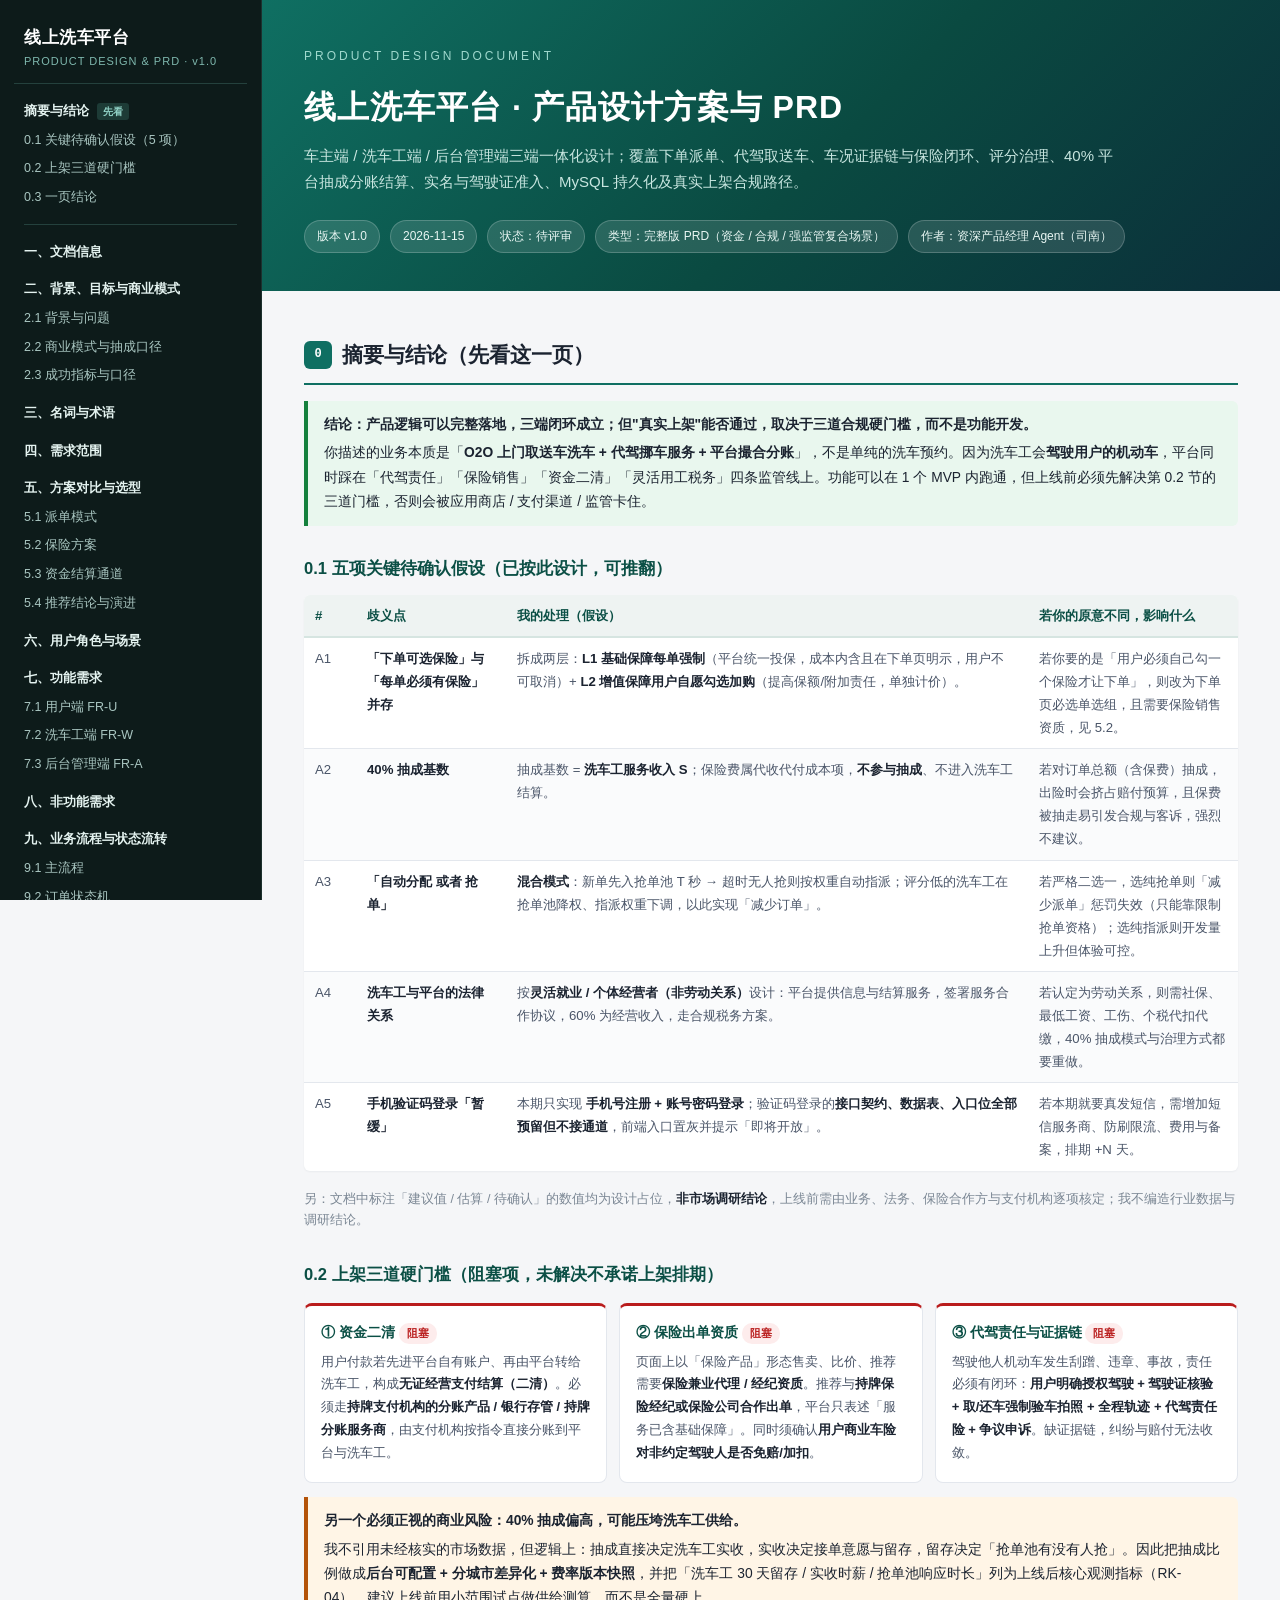
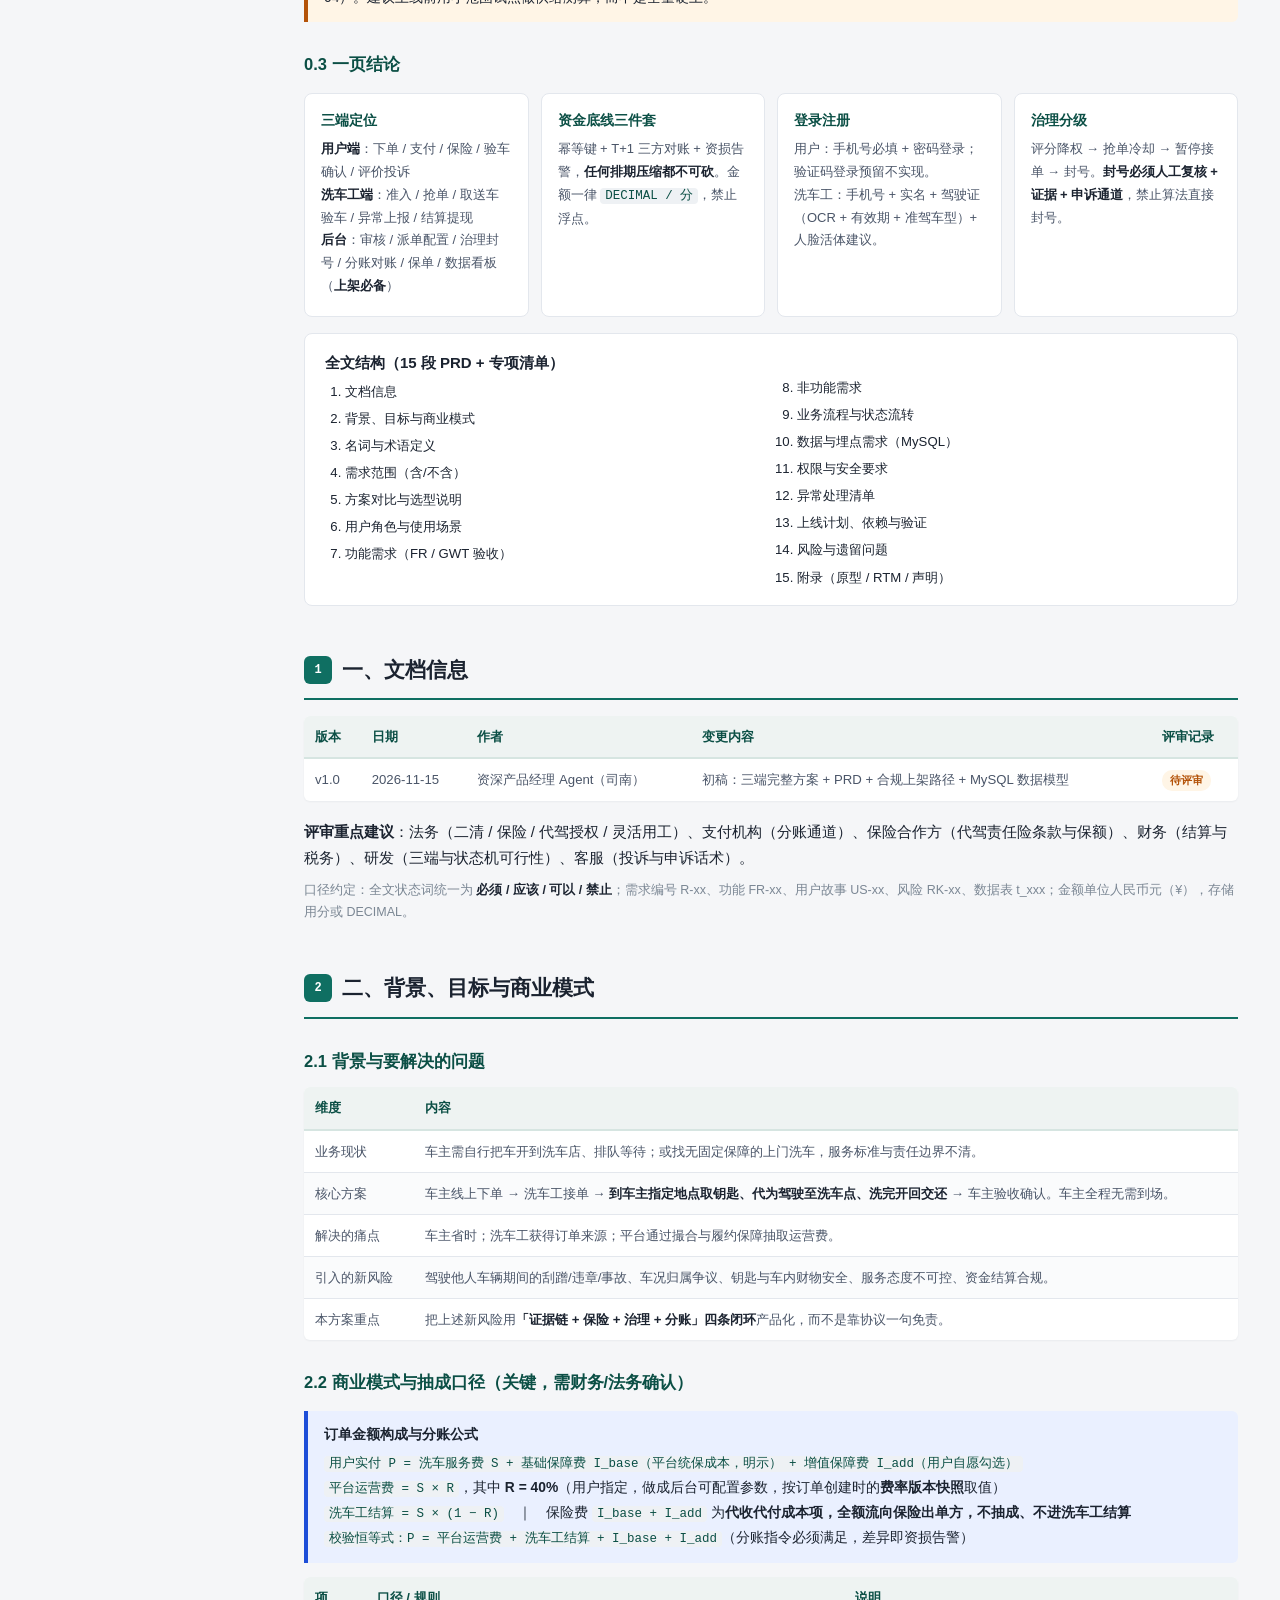
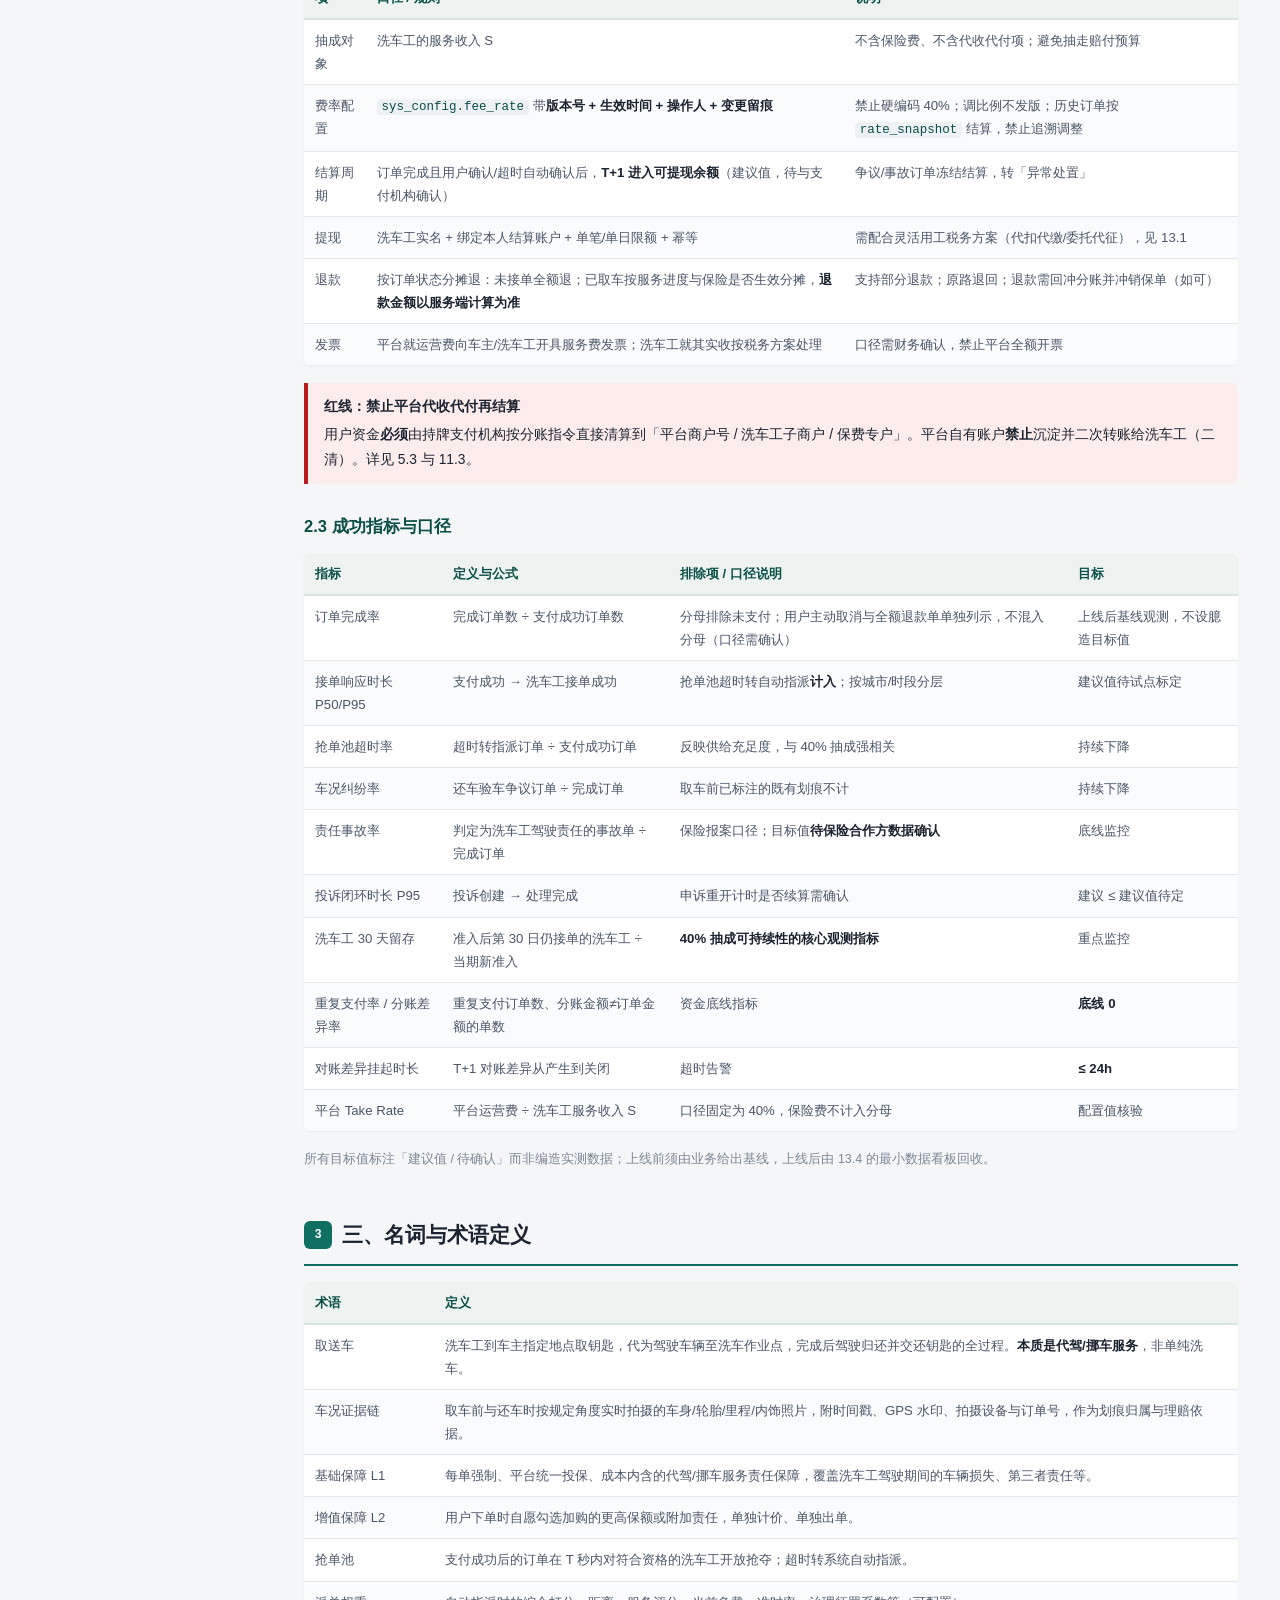
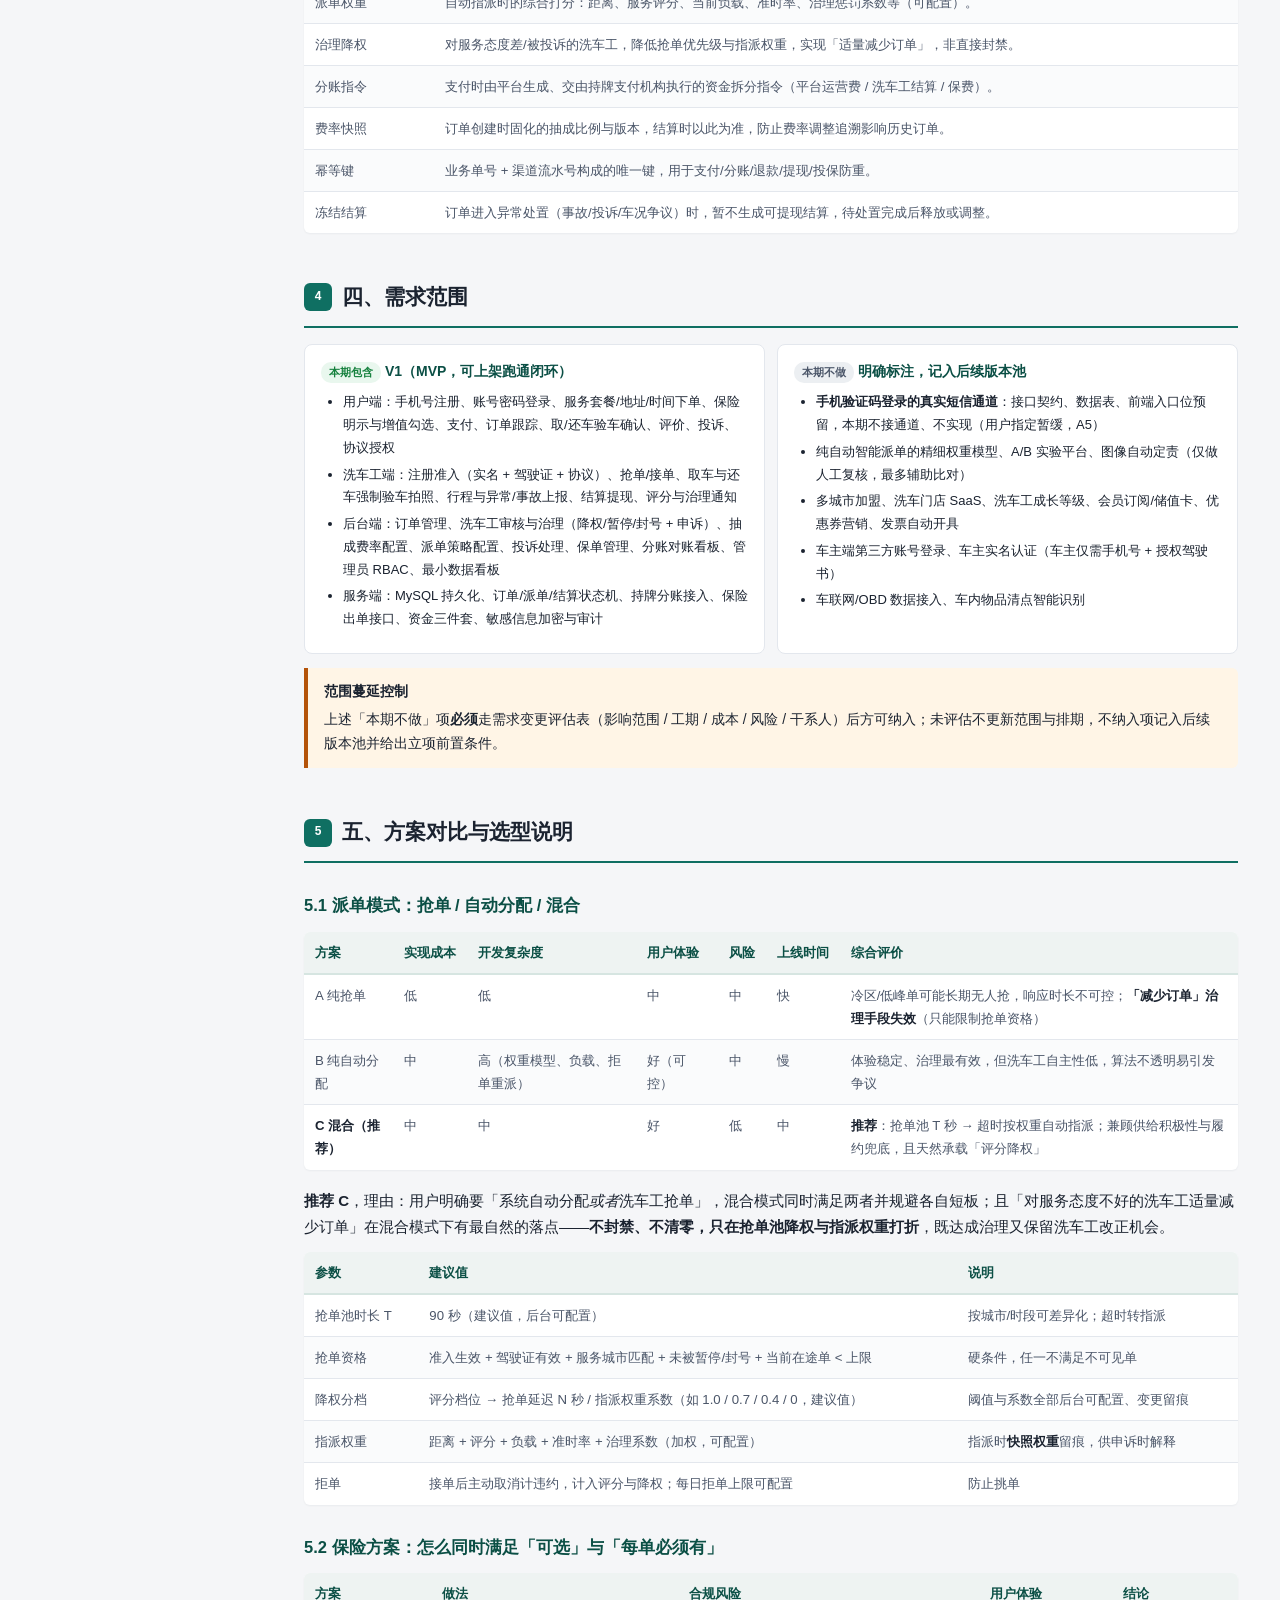
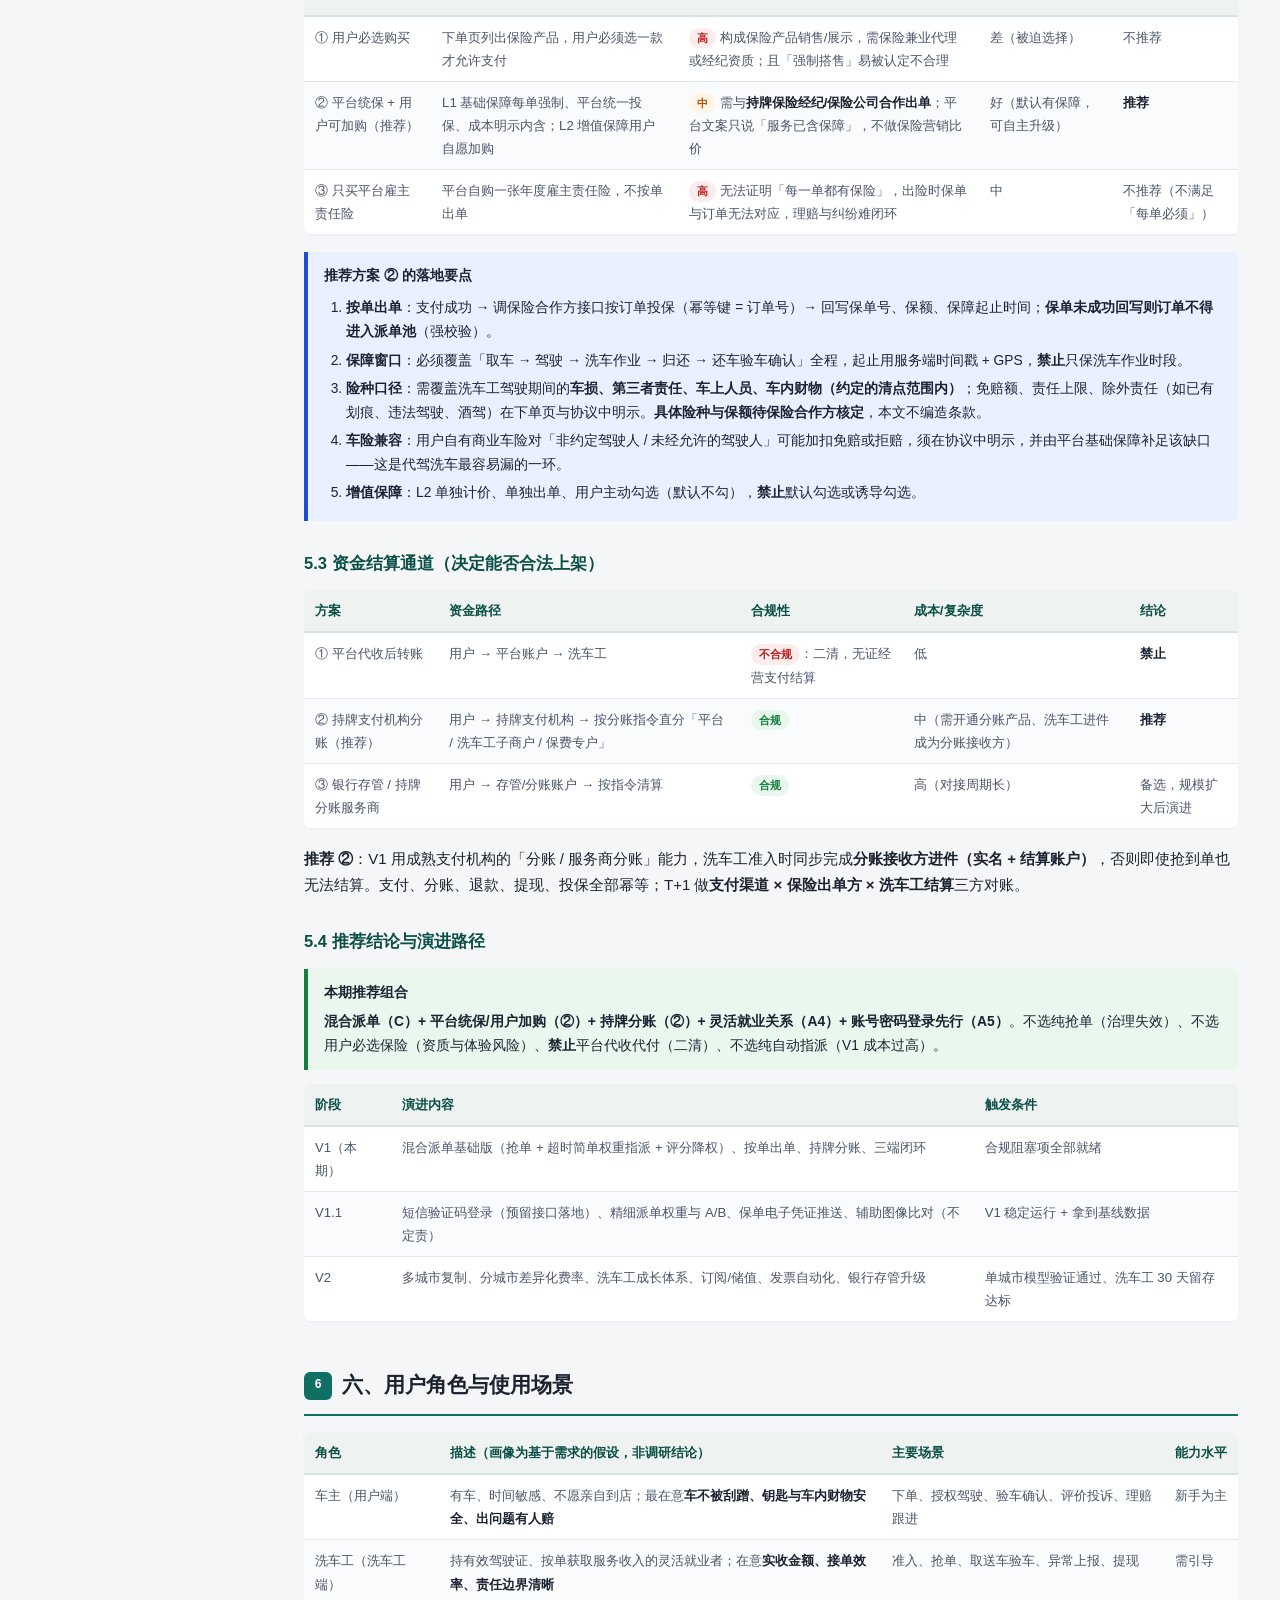
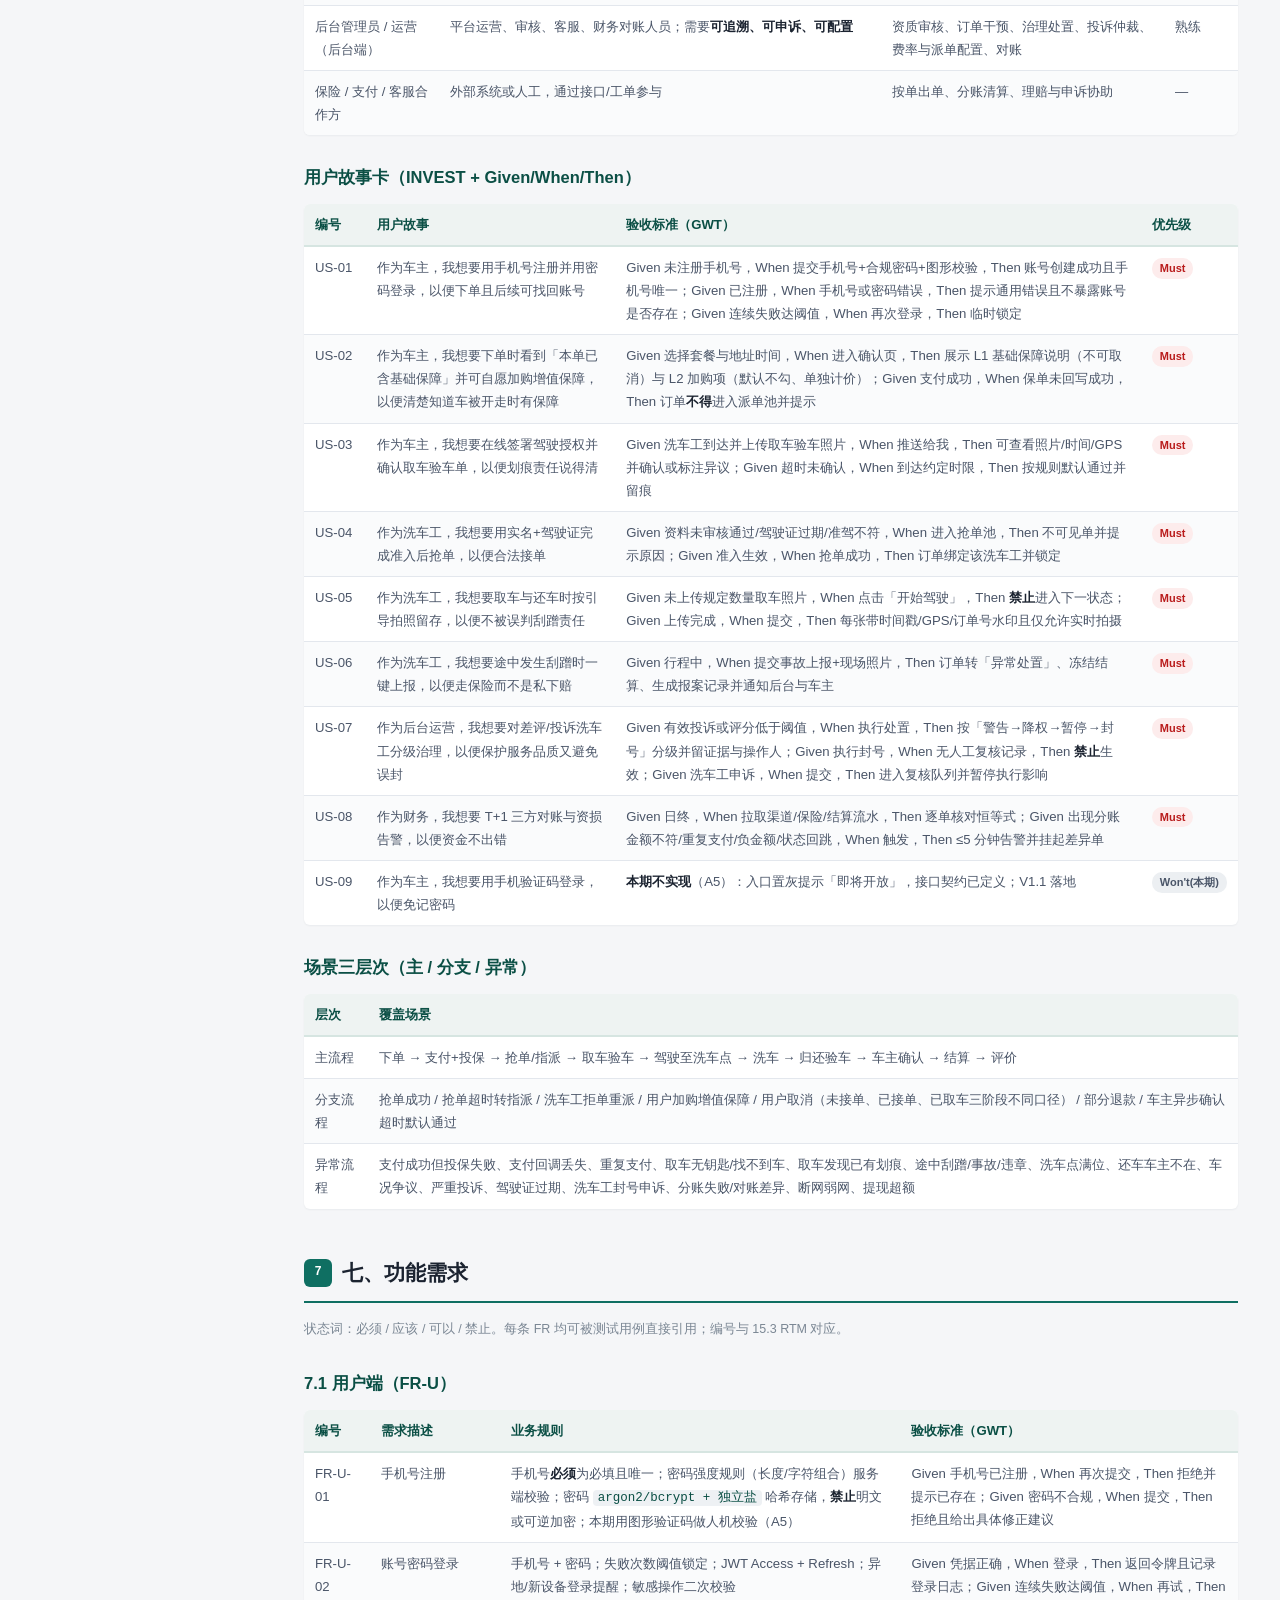
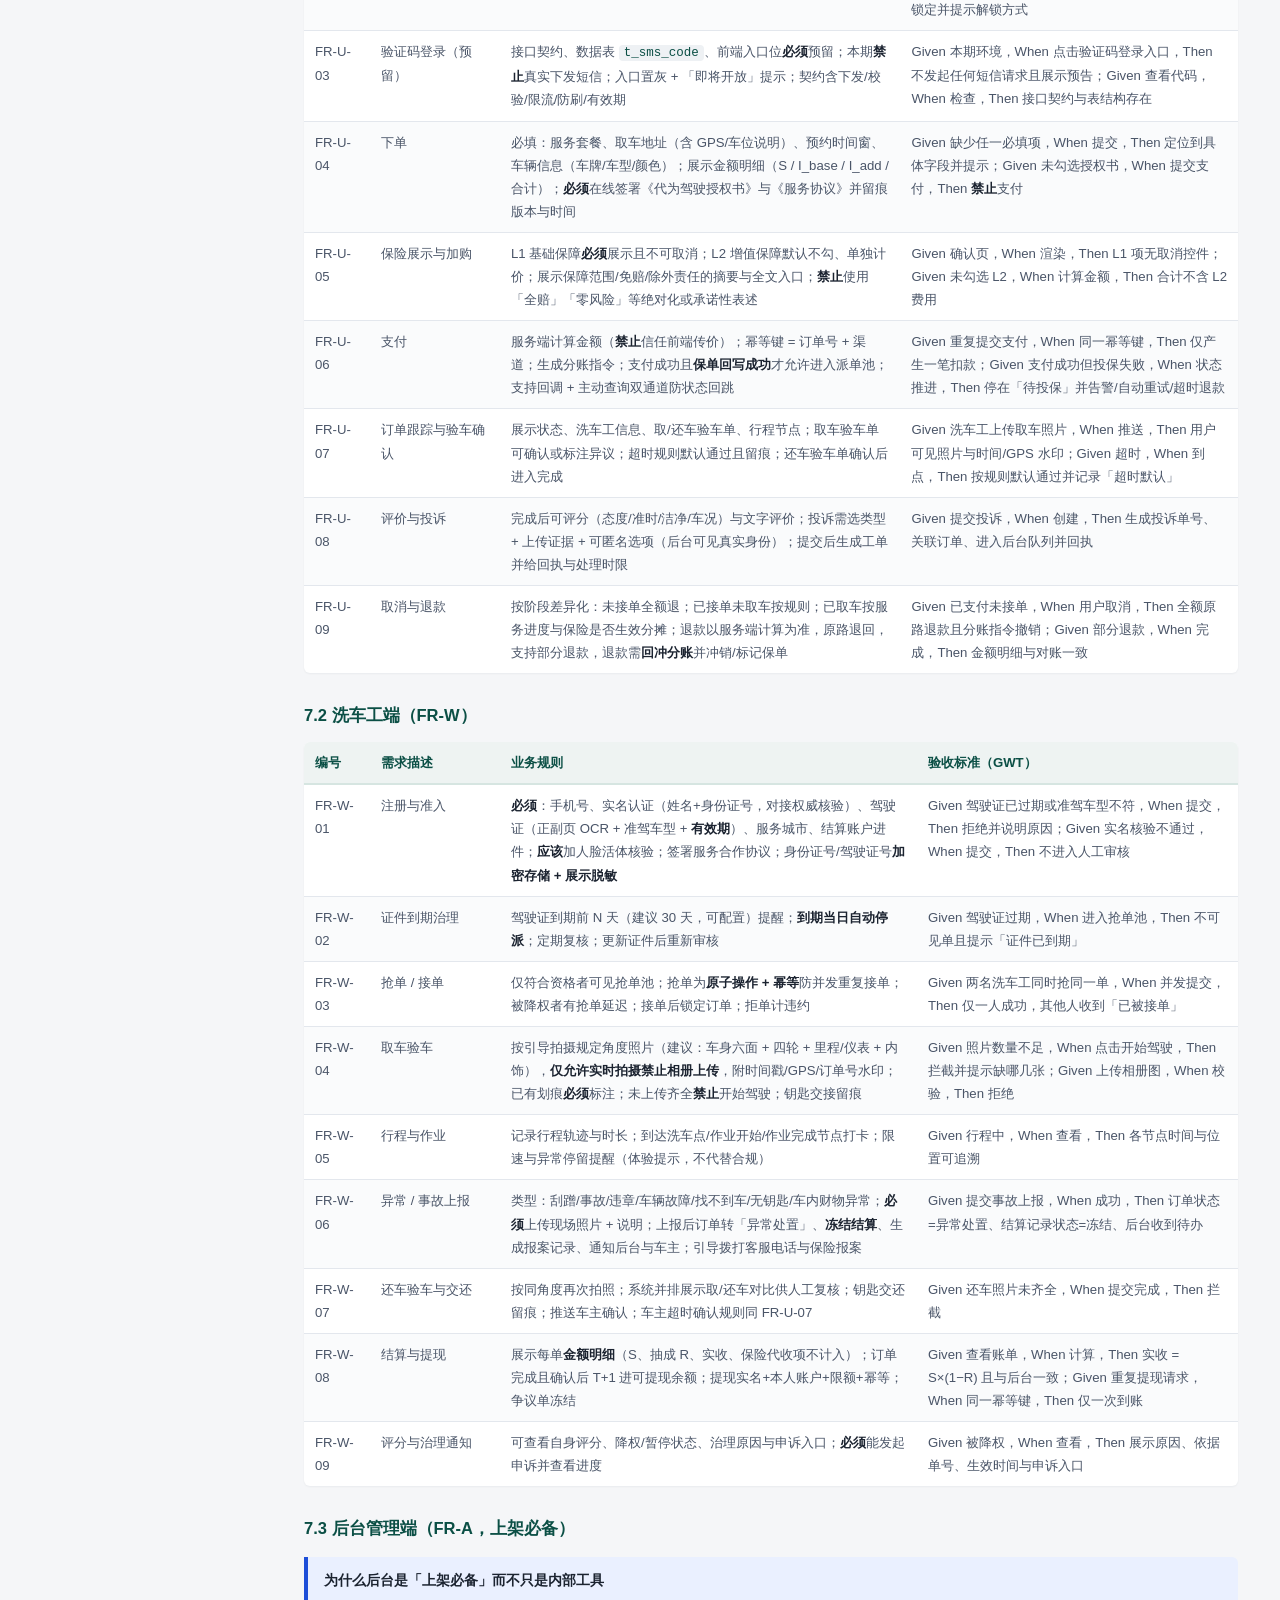
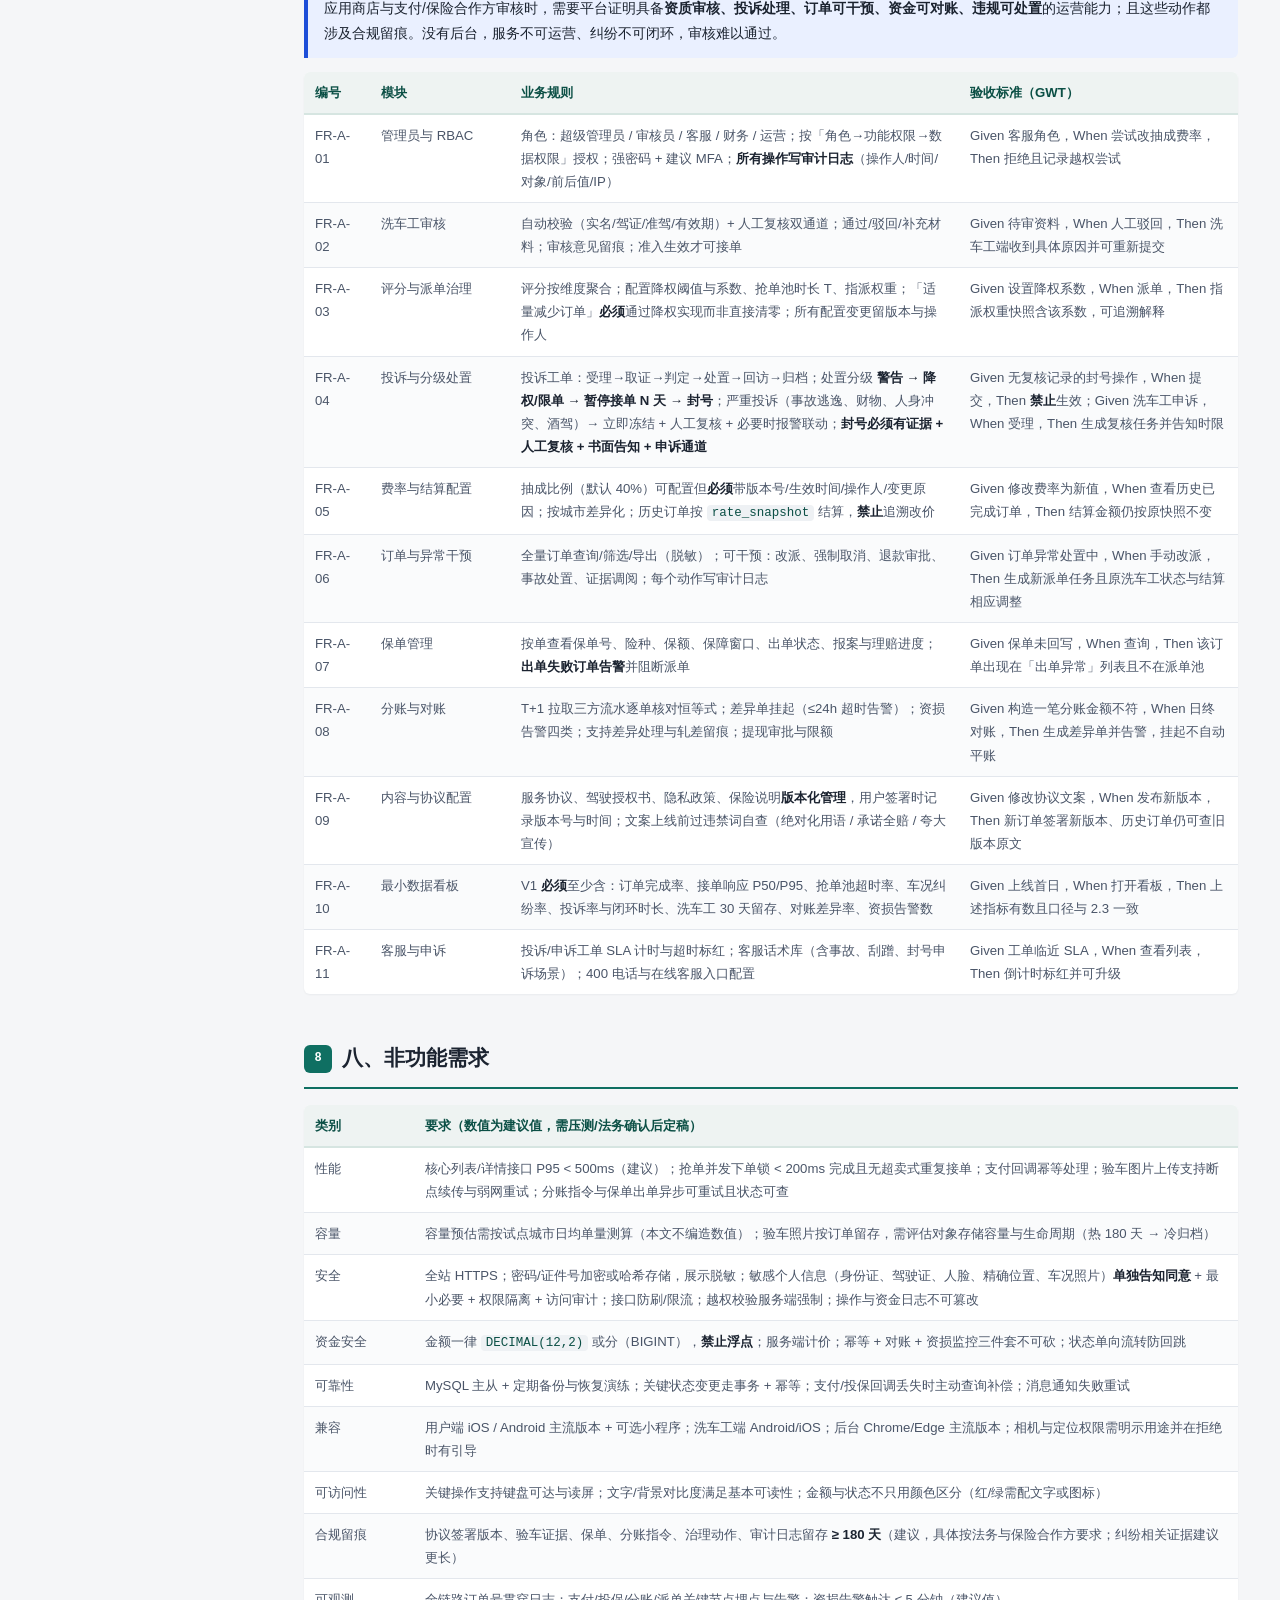
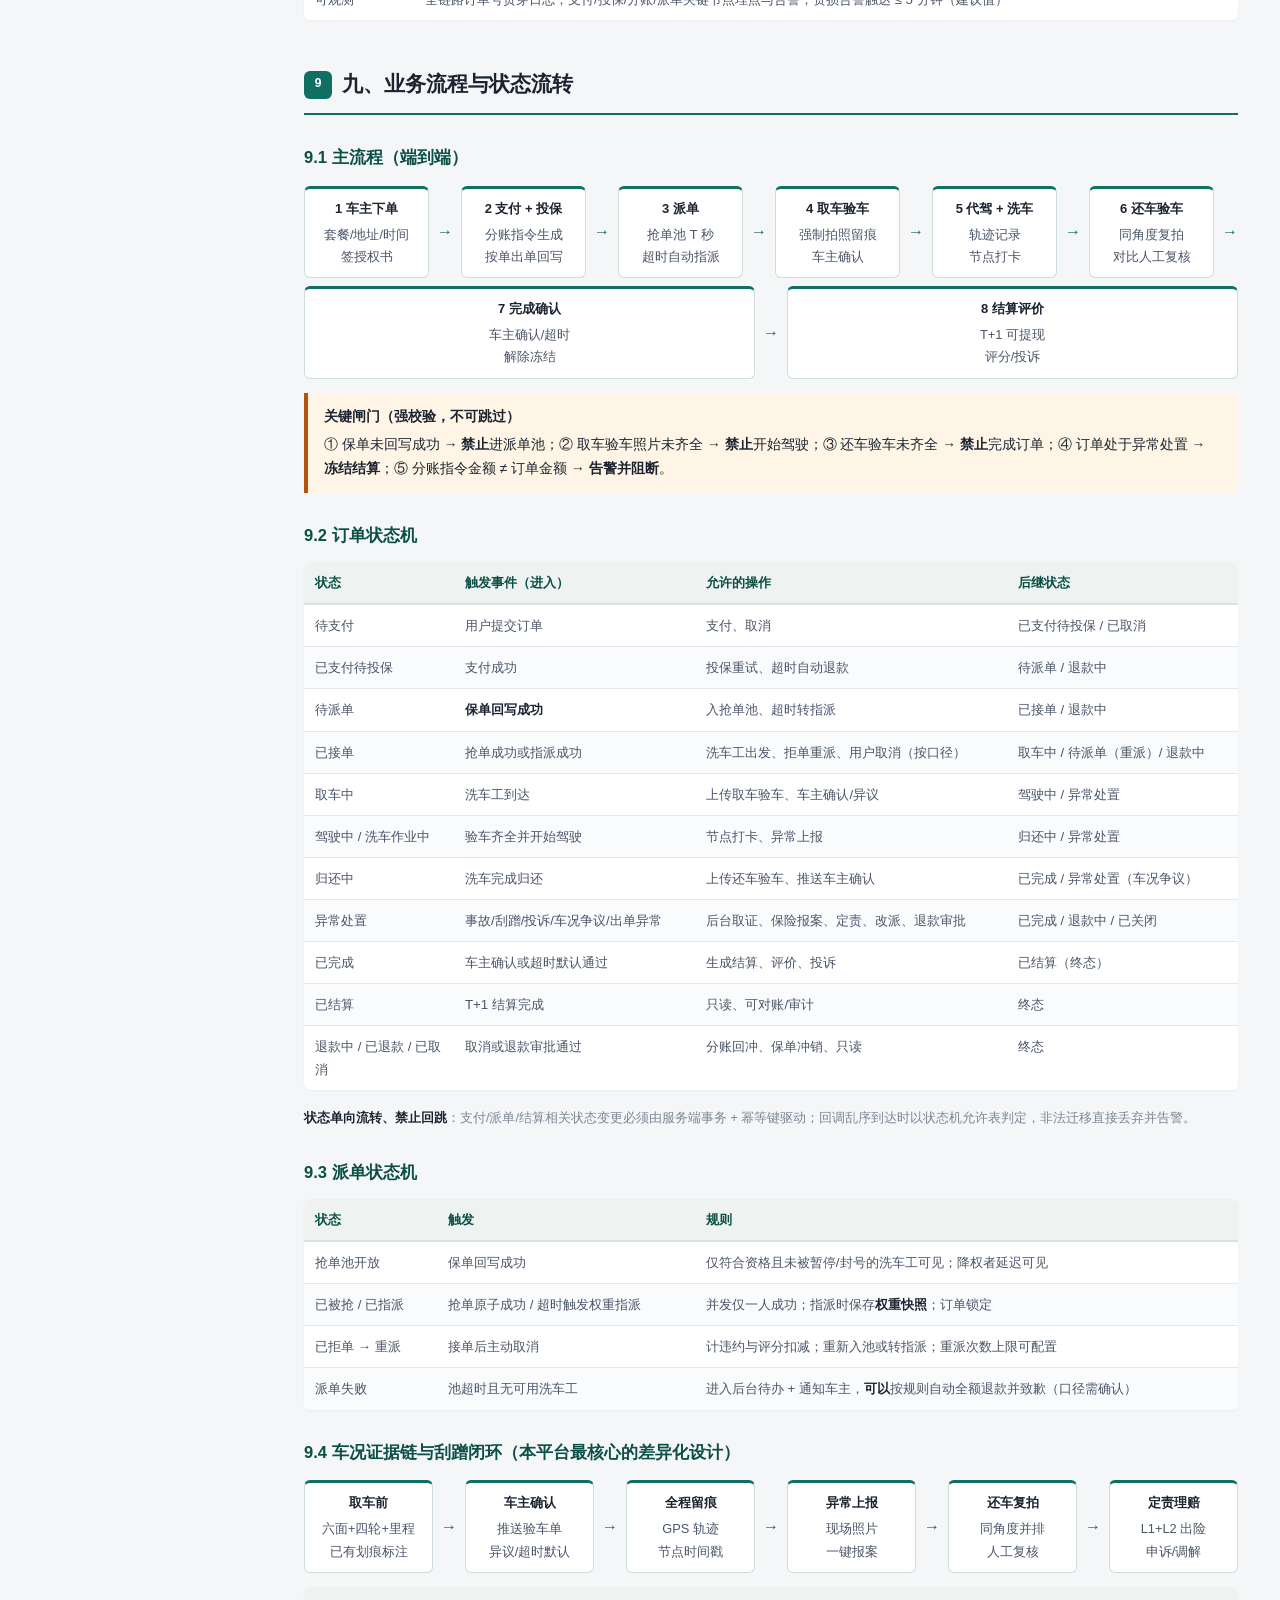
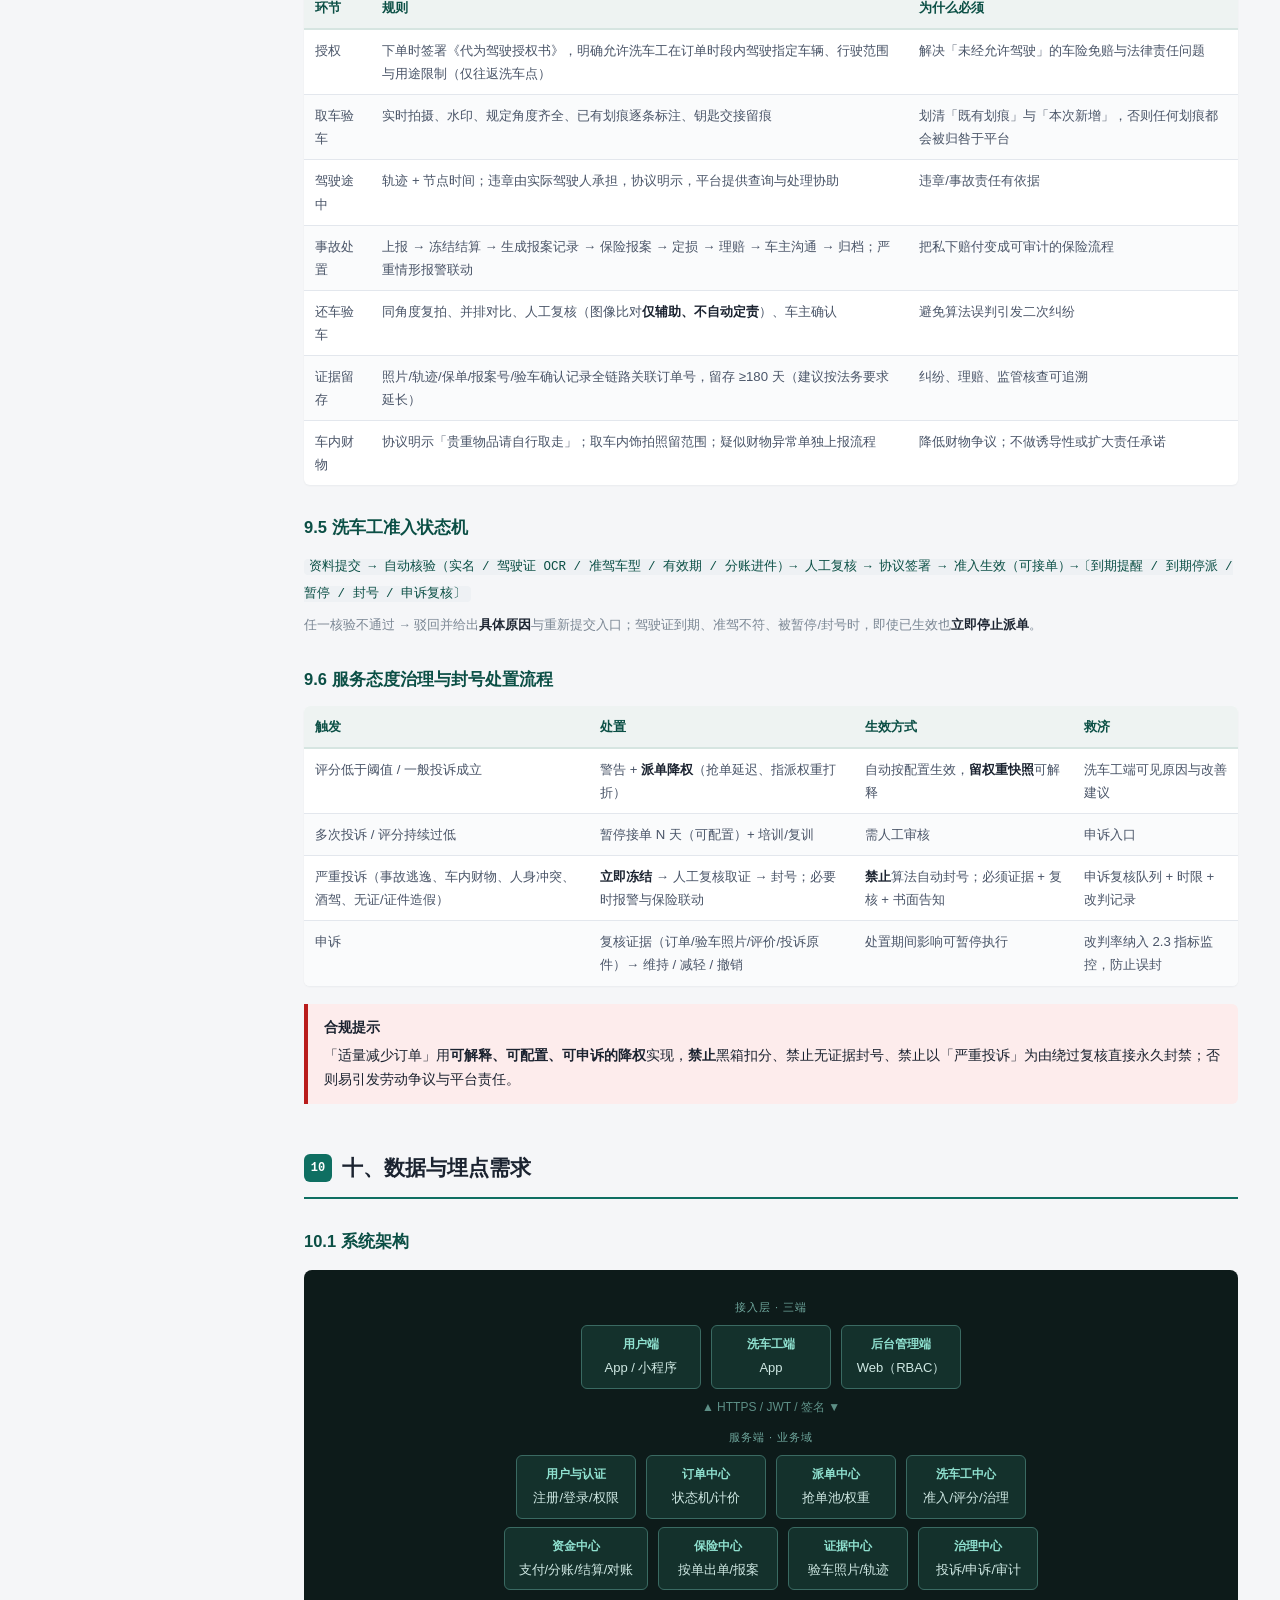
<file: docs/线上洗车平台-产品设计方案与PRD-v1.0.html>
<!DOCTYPE html>
<html lang="zh-CN">
<head>
<meta charset="UTF-8">
<meta name="viewport" content="width=device-width, initial-scale=1.0">
<title>线上洗车平台 · 产品设计方案与 PRD v1.0</title>
<style>
:root{
  --bg:#f5f6f8; --surface:#ffffff; --ink:#1b2330; --ink2:#4a5568; --ink3:#7b8794;
  --line:#e3e7ed; --brand:#0f6f62; --brand-soft:#e6f4f1; --brand2:#0b4f45;
  --warn:#b45309; --warn-soft:#fff5e6; --danger:#b91c1c; --danger-soft:#fdecec;
  --info:#1d4ed8; --info-soft:#eaf0ff; --ok:#15803d; --ok-soft:#e9f7ee;
  --mono:ui-monospace,SFMono-Regular,Consolas,"Liberation Mono",monospace;
}
*{box-sizing:border-box}
html{scroll-behavior:smooth}
body{margin:0;background:var(--bg);color:var(--ink);
  font-family:-apple-system,BlinkMacSystemFont,"PingFang SC","Microsoft YaHei","Noto Sans CJK SC",sans-serif;
  font-size:15px;line-height:1.75;-webkit-font-smoothing:antialiased}
a{color:var(--brand);text-decoration:none}
a:hover{text-decoration:underline}

/* 布局 */
.wrap{display:flex;max-width:1500px;margin:0 auto;align-items:flex-start}
.side{position:sticky;top:0;height:100vh;width:262px;flex:0 0 262px;overflow-y:auto;
  background:#0d1b1a;border-right:1px solid #1d302e;padding:22px 14px 40px}
.side::-webkit-scrollbar{width:6px}.side::-webkit-scrollbar-thumb{background:#2c4945;border-radius:3px}
.side .logo{color:#fff;font-size:17px;font-weight:700;letter-spacing:.5px;line-height:1.4;padding:4px 10px 14px;border-bottom:1px solid #24413d;margin-bottom:12px}
.side .logo small{display:block;color:#7fb8ae;font-size:11px;font-weight:400;letter-spacing:1px;margin-top:4px}
.side a{display:block;color:#a9c6c1;font-size:12.5px;padding:5px 10px;border-radius:5px;line-height:1.5}
.side a:hover{background:#18302d;color:#fff;text-decoration:none}
.side a.lv1{color:#e4f3f0;font-weight:600;margin-top:8px;font-size:13px}
.side .sep{height:1px;background:#24413d;margin:12px 10px}
.side .tag{display:inline-block;background:#1d3b36;color:#8fd0c4;font-size:10px;padding:1px 6px;border-radius:3px;margin-left:4px}

.main{flex:1;min-width:0;padding:0 42px 90px}
.cover{background:linear-gradient(135deg,#0f6f62 0%,#0a4a41 55%,#0b2f3a 100%);
  color:#fff;margin:0 -42px 34px;padding:46px 42px 38px}
.cover .kicker{font-size:12px;letter-spacing:3px;color:#9fd8cd;text-transform:uppercase}
.cover h1{font-size:32px;margin:12px 0 8px;letter-spacing:1px;font-weight:700}
.cover .sub{font-size:15px;color:#c8e6e0;max-width:820px}
.cover .meta{display:flex;flex-wrap:wrap;gap:10px;margin-top:24px}
.cover .meta span{background:rgba(255,255,255,.12);border:1px solid rgba(255,255,255,.2);
  padding:5px 12px;border-radius:20px;font-size:12px;color:#e8f6f3}

h2{font-size:21px;margin:46px 0 16px;padding-bottom:10px;border-bottom:2px solid var(--brand);
  display:flex;align-items:center;gap:10px;scroll-margin-top:20px}
h2 .num{background:var(--brand);color:#fff;font-size:12px;width:28px;height:28px;
  border-radius:6px;display:inline-flex;align-items:center;justify-content:center;flex:0 0 28px;font-family:var(--mono)}
h3{font-size:16.5px;margin:28px 0 10px;color:var(--brand2);scroll-margin-top:20px}
h4{font-size:14.5px;margin:20px 0 8px;color:var(--ink)}
p{margin:9px 0}
ul,ol{margin:8px 0 8px;padding-left:22px}
li{margin:4px 0}
strong{color:var(--ink);font-weight:650}
code{font-family:var(--mono);background:#eef1f4;color:#0b4f45;padding:1px 5px;border-radius:4px;font-size:12.5px}
.small{font-size:12.5px;color:var(--ink3)}
.muted{color:var(--ink2)}

table{width:100%;border-collapse:collapse;margin:12px 0 18px;background:var(--surface);
  font-size:13.2px;box-shadow:0 1px 2px rgba(20,35,50,.05);border-radius:6px;overflow:hidden}
th{background:#eef3f2;color:#0b4f45;text-align:left;font-weight:650;padding:9px 11px;border-bottom:2px solid #d6e5e1;white-space:nowrap}
td{padding:9px 11px;border-bottom:1px solid var(--line);vertical-align:top;color:var(--ink2)}
tr:last-child td{border-bottom:none}
tbody tr:nth-child(even){background:#fafbfc}
td strong{color:var(--ink)}
.nowrap{white-space:nowrap}

.callout{border-left:4px solid var(--brand);background:var(--brand-soft);padding:12px 16px;margin:14px 0;border-radius:0 6px 6px 0;font-size:13.8px}
.callout.warn{border-color:var(--warn);background:var(--warn-soft)}
.callout.danger{border-color:var(--danger);background:var(--danger-soft)}
.callout.info{border-color:var(--info);background:var(--info-soft)}
.callout.ok{border-color:var(--ok);background:var(--ok-soft)}
.callout .t{font-weight:700;display:block;margin-bottom:4px;color:var(--ink)}

.badge{display:inline-block;font-size:11px;padding:1px 8px;border-radius:10px;font-weight:600;white-space:nowrap;line-height:1.7}
.b-red{background:var(--danger-soft);color:var(--danger)}
.b-org{background:var(--warn-soft);color:var(--warn)}
.b-blue{background:var(--info-soft);color:var(--info)}
.b-green{background:var(--ok-soft);color:var(--ok)}
.b-gray{background:#eceff2;color:var(--ink2)}
.b-brand{background:var(--brand-soft);color:var(--brand)}

.grid{display:grid;gap:12px;margin:14px 0}
.g2{grid-template-columns:repeat(2,1fr)}
.g3{grid-template-columns:repeat(3,1fr)}
.g4{grid-template-columns:repeat(4,1fr)}
.card{background:var(--surface);border:1px solid var(--line);border-radius:8px;padding:14px 16px}
.card .h{font-weight:700;color:var(--brand2);font-size:14px;margin-bottom:6px}
.card p{font-size:13px;margin:4px 0;color:var(--ink2)}

.flow{display:flex;flex-wrap:wrap;align-items:stretch;gap:8px;margin:14px 0}
.flow .node{background:var(--surface);border:1px solid #cfded9;border-top:3px solid var(--brand);
  border-radius:6px;padding:9px 12px;min-width:112px;flex:1;font-size:12.8px;text-align:center;color:var(--ink2)}
.flow .node b{display:block;color:var(--ink);font-size:13px;margin-bottom:3px}
.flow .arw{display:flex;align-items:center;color:var(--brand);font-weight:700;font-size:16px}

.arch{background:#0d1b1a;color:#cfe8e3;border-radius:8px;padding:18px 20px;margin:14px 0;font-size:13px}
.arch .row{display:flex;gap:10px;align-items:center;justify-content:center;flex-wrap:wrap;margin:8px 0}
.arch .box{border:1px solid #3a6a62;background:#14312c;border-radius:6px;padding:8px 14px;min-width:120px;text-align:center}
.arch .box b{color:#8fe0cf;display:block;font-size:12px;margin-bottom:2px}
.arch .lbl{color:#6fa79d;font-size:11px;letter-spacing:1px;text-align:center;margin-top:10px}
.arch .line{color:#5d8f86;text-align:center;font-size:12px}

.ddl{background:#0f1c22;color:#d7e8e4;border-radius:8px;padding:14px 18px;font-family:var(--mono);
  font-size:12.3px;line-height:1.7;overflow-x:auto;white-space:pre;margin:10px 0}
.ddl .k{color:#7fd4c0}.ddl .c{color:#79919a}

.tocbox{background:var(--surface);border:1px solid var(--line);border-radius:8px;padding:16px 20px;margin:16px 0}
.tocbox ol{columns:2;column-gap:32px;margin:0;padding-left:20px;font-size:13.2px}

.foot{margin-top:60px;padding-top:18px;border-top:1px solid var(--line);color:var(--ink3);font-size:12.5px}
@media(max-width:1000px){.side{display:none}.main{padding:0 20px 60px}.cover{margin:0 -20px 26px;padding:32px 20px}
 .g2,.g3,.g4{grid-template-columns:1fr}.tocbox ol{columns:1}}
@media print{.side{display:none}.main{padding:0}.cover{margin:0}}
</style>
</head>
<body>
<div class="wrap">

<nav class="side">
  <div class="logo">线上洗车平台<small>PRODUCT DESIGN &amp; PRD · v1.0</small></div>
  <a class="lv1" href="#s0">摘要与结论 <span class="tag">先看</span></a>
  <a href="#s0-1">0.1 关键待确认假设（5 项）</a>
  <a href="#s0-2">0.2 上架三道硬门槛</a>
  <a href="#s0-3">0.3 一页结论</a>
  <div class="sep"></div>
  <a class="lv1" href="#s1">一、文档信息</a>
  <a class="lv1" href="#s2">二、背景、目标与商业模式</a>
  <a href="#s2-1">2.1 背景与问题</a>
  <a href="#s2-2">2.2 商业模式与抽成口径</a>
  <a href="#s2-3">2.3 成功指标与口径</a>
  <a class="lv1" href="#s3">三、名词与术语</a>
  <a class="lv1" href="#s4">四、需求范围</a>
  <a class="lv1" href="#s5">五、方案对比与选型</a>
  <a href="#s5-1">5.1 派单模式</a>
  <a href="#s5-2">5.2 保险方案</a>
  <a href="#s5-3">5.3 资金结算通道</a>
  <a href="#s5-4">5.4 推荐结论与演进</a>
  <a class="lv1" href="#s6">六、用户角色与场景</a>
  <a class="lv1" href="#s7">七、功能需求</a>
  <a href="#s7-1">7.1 用户端 FR-U</a>
  <a href="#s7-2">7.2 洗车工端 FR-W</a>
  <a href="#s7-3">7.3 后台管理端 FR-A</a>
  <a class="lv1" href="#s8">八、非功能需求</a>
  <a class="lv1" href="#s9">九、业务流程与状态流转</a>
  <a href="#s9-1">9.1 主流程</a>
  <a href="#s9-2">9.2 订单状态机</a>
  <a href="#s9-3">9.3 派单状态机</a>
  <a href="#s9-4">9.4 车况证据链与刮蹭闭环</a>
  <a href="#s9-5">9.5 洗车工准入状态机</a>
  <a href="#s9-6">9.6 治理处置流程</a>
  <a class="lv1" href="#s10">十、数据与埋点需求</a>
  <a href="#s10-1">10.1 系统架构</a>
  <a href="#s10-2">10.2 MySQL 核心表设计</a>
  <a href="#s10-3">10.3 金额/抽成/结算口径</a>
  <a href="#s10-4">10.4 埋点事件</a>
  <a href="#s10-5">10.5 指标口径库</a>
  <a class="lv1" href="#s11">十一、权限与安全</a>
  <a class="lv1" href="#s12">十二、异常处理清单</a>
  <a class="lv1" href="#s13">十三、上线计划与依赖</a>
  <a href="#s13-1">13.1 上架合规资质清单</a>
  <a href="#s13-2">13.2 依赖就绪度三档</a>
  <a href="#s13-3">13.3 MVP 版本规划</a>
  <a href="#s13-4">13.4 灰度 / 回滚 / 验证</a>
  <a class="lv1" href="#s14">十四、风险与遗留问题</a>
  <a class="lv1" href="#s15">十五、附录</a>
  <a href="#s15-1">15.1 信息架构与页面清单</a>
  <a href="#s15-2">15.2 关键页面原型思路</a>
  <a href="#s15-3">15.3 需求追踪矩阵 RTM</a>
  <a href="#s15-4">15.4 待确认清单与合规声明</a>
</nav>

<main class="main">

<div class="cover">
  <div class="kicker">Product Design Document</div>
  <h1>线上洗车平台 · 产品设计方案与 PRD</h1>
  <div class="sub">车主端 / 洗车工端 / 后台管理端三端一体化设计；覆盖下单派单、代驾取送车、车况证据链与保险闭环、评分治理、40% 平台抽成分账结算、实名与驾驶证准入、MySQL 持久化及真实上架合规路径。</div>
  <div class="meta">
    <span>版本 v1.0</span><span>2026-11-15</span><span>状态：待评审</span>
    <span>类型：完整版 PRD（资金 / 合规 / 强监管复合场景）</span><span>作者：资深产品经理 Agent（司南）</span>
  </div>
</div>

<!-- ============ 0 摘要 ============ -->
<h2 id="s0"><span class="num">0</span>摘要与结论（先看这一页）</h2>

<div class="callout ok">
  <span class="t">结论：产品逻辑可以完整落地，三端闭环成立；但"真实上架"能否通过，取决于三道合规硬门槛，而不是功能开发。</span>
  你描述的业务本质是「<strong>O2O 上门取送车洗车 + 代驾挪车服务 + 平台撮合分账</strong>」，不是单纯的洗车预约。因为洗车工会<strong>驾驶用户的机动车</strong>，平台同时踩在「代驾责任」「保险销售」「资金二清」「灵活用工税务」四条监管线上。功能可以在 1 个 MVP 内跑通，但上线前必须先解决第 0.2 节的三道门槛，否则会被应用商店 / 支付渠道 / 监管卡住。
</div>

<h3 id="s0-1">0.1 五项关键待确认假设（已按此设计，可推翻）</h3>
<table>
<thead><tr><th style="width:52px">#</th><th style="width:150px">歧义点</th><th>我的处理（假设）</th><th style="width:210px">若你的原意不同，影响什么</th></tr></thead>
<tbody>
<tr><td>A1</td><td><strong>「下单可选保险」与「每单必须有保险」并存</strong></td><td>拆成两层：<strong>L1 基础保障每单强制</strong>（平台统一投保，成本内含且在下单页明示，用户不可取消）+ <strong>L2 增值保障用户自愿勾选加购</strong>（提高保额/附加责任，单独计价）。</td><td>若你要的是「用户必须自己勾一个保险才让下单」，则改为下单页必选单选组，且需要保险销售资质，见 5.2。</td></tr>
<tr><td>A2</td><td><strong>40% 抽成基数</strong></td><td>抽成基数 = <strong>洗车工服务收入 S</strong>；保险费属代收代付成本项，<strong>不参与抽成</strong>、不进入洗车工结算。</td><td>若对订单总额（含保费）抽成，出险时会挤占赔付预算，且保费被抽走易引发合规与客诉，强烈不建议。</td></tr>
<tr><td>A3</td><td><strong>「自动分配 或者 抢单」</strong></td><td><strong>混合模式</strong>：新单先入抢单池 T 秒 → 超时无人抢则按权重自动指派；评分低的洗车工在抢单池降权、指派权重下调，以此实现「减少订单」。</td><td>若严格二选一，选纯抢单则「减少派单」惩罚失效（只能靠限制抢单资格）；选纯指派则开发量上升但体验可控。</td></tr>
<tr><td>A4</td><td><strong>洗车工与平台的法律关系</strong></td><td>按<strong>灵活就业 / 个体经营者（非劳动关系）</strong>设计：平台提供信息与结算服务，签署服务合作协议，60% 为经营收入，走合规税务方案。</td><td>若认定为劳动关系，则需社保、最低工资、工伤、个税代扣代缴，40% 抽成模式与治理方式都要重做。</td></tr>
<tr><td>A5</td><td><strong>手机验证码登录「暂缓」</strong></td><td>本期只实现 <strong>手机号注册 + 账号密码登录</strong>；验证码登录的<strong>接口契约、数据表、入口位全部预留但不接通道</strong>，前端入口置灰并提示「即将开放」。</td><td>若本期就要真发短信，需增加短信服务商、防刷限流、费用与备案，排期 +N 天。</td></tr>
</tbody>
</table>
<p class="small">另：文档中标注「建议值 / 估算 / 待确认」的数值均为设计占位，<strong>非市场调研结论</strong>，上线前需由业务、法务、保险合作方与支付机构逐项核定；我不编造行业数据与调研结论。</p>

<h3 id="s0-2">0.2 上架三道硬门槛（阻塞项，未解决不承诺上架排期）</h3>
<div class="grid g3">
  <div class="card" style="border-top:3px solid var(--danger)">
    <div class="h">① 资金二清 <span class="badge b-red">阻塞</span></div>
    <p>用户付款若先进平台自有账户、再由平台转给洗车工，构成<strong>无证经营支付结算（二清）</strong>。必须走<strong>持牌支付机构的分账产品 / 银行存管 / 持牌分账服务商</strong>，由支付机构按指令直接分账到平台与洗车工。</p>
  </div>
  <div class="card" style="border-top:3px solid var(--danger)">
    <div class="h">② 保险出单资质 <span class="badge b-red">阻塞</span></div>
    <p>页面上以「保险产品」形态售卖、比价、推荐需要<strong>保险兼业代理 / 经纪资质</strong>。推荐与<strong>持牌保险经纪或保险公司合作出单</strong>，平台只表述「服务已含基础保障」。同时须确认<strong>用户商业车险对非约定驾驶人是否免赔/加扣</strong>。</p>
  </div>
  <div class="card" style="border-top:3px solid var(--danger)">
    <div class="h">③ 代驾责任与证据链 <span class="badge b-red">阻塞</span></div>
    <p>驾驶他人机动车发生刮蹭、违章、事故，责任必须有闭环：<strong>用户明确授权驾驶 + 驾驶证核验 + 取/还车强制验车拍照 + 全程轨迹 + 代驾责任险 + 争议申诉</strong>。缺证据链，纠纷与赔付无法收敛。</p>
  </div>
</div>
<div class="callout warn">
  <span class="t">另一个必须正视的商业风险：40% 抽成偏高，可能压垮洗车工供给。</span>
  我不引用未经核实的市场数据，但逻辑上：抽成直接决定洗车工实收，实收决定接单意愿与留存，留存决定「抢单池有没有人抢」。因此把抽成比例做成<strong>后台可配置 + 分城市差异化 + 费率版本快照</strong>，并把「洗车工 30 天留存 / 实收时薪 / 抢单池响应时长」列为上线后核心观测指标（RK-04）。建议上线前用小范围试点做供给测算，而不是全量硬上。
</div>

<h3 id="s0-3">0.3 一页结论</h3>
<div class="grid g4">
  <div class="card"><div class="h">三端定位</div><p><strong>用户端</strong>：下单 / 支付 / 保险 / 验车确认 / 评价投诉<br><strong>洗车工端</strong>：准入 / 抢单 / 取送车验车 / 异常上报 / 结算提现<br><strong>后台</strong>：审核 / 派单配置 / 治理封号 / 分账对账 / 保单 / 数据看板（<strong>上架必备</strong>）</p></div>
  <div class="card"><div class="h">资金底线三件套</div><p>幂等键 + T+1 三方对账 + 资损告警，<strong>任何排期压缩都不可砍</strong>。金额一律 <code>DECIMAL / 分</code>，禁止浮点。</p></div>
  <div class="card"><div class="h">登录注册</div><p>用户：手机号必填 + 密码登录；验证码登录预留不实现。<br>洗车工：手机号 + 实名 + 驾驶证（OCR + 有效期 + 准驾车型）+ 人脸活体建议。</p></div>
  <div class="card"><div class="h">治理分级</div><p>评分降权 → 抢单冷却 → 暂停接单 → 封号。<strong>封号必须人工复核 + 证据 + 申诉通道</strong>，禁止算法直接封号。</p></div>
</div>

<div class="tocbox">
  <strong>全文结构（15 段 PRD + 专项清单）</strong>
  <ol>
    <li>文档信息</li><li>背景、目标与商业模式</li><li>名词与术语定义</li><li>需求范围（含/不含）</li><li>方案对比与选型说明</li><li>用户角色与使用场景</li><li>功能需求（FR / GWT 验收）</li><li>非功能需求</li><li>业务流程与状态流转</li><li>数据与埋点需求（MySQL）</li><li>权限与安全要求</li><li>异常处理清单</li><li>上线计划、依赖与验证</li><li>风险与遗留问题</li><li>附录（原型 / RTM / 声明）</li>
  </ol>
</div>

<!-- ============ 1 ============ -->
<h2 id="s1"><span class="num">1</span>一、文档信息</h2>
<table>
<thead><tr><th>版本</th><th>日期</th><th>作者</th><th>变更内容</th><th>评审记录</th></tr></thead>
<tbody><tr><td>v1.0</td><td>2026-11-15</td><td>资深产品经理 Agent（司南）</td><td>初稿：三端完整方案 + PRD + 合规上架路径 + MySQL 数据模型</td><td><span class="badge b-org">待评审</span></td></tr></tbody>
</table>
<p><strong>评审重点建议</strong>：法务（二清 / 保险 / 代驾授权 / 灵活用工）、支付机构（分账通道）、保险合作方（代驾责任险条款与保额）、财务（结算与税务）、研发（三端与状态机可行性）、客服（投诉与申诉话术）。</p>
<p class="small">口径约定：全文状态词统一为 <strong>必须 / 应该 / 可以 / 禁止</strong>；需求编号 R-xx、功能 FR-xx、用户故事 US-xx、风险 RK-xx、数据表 t_xxx；金额单位人民币元（¥），存储用分或 DECIMAL。</p>

<!-- ============ 2 ============ -->
<h2 id="s2"><span class="num">2</span>二、背景、目标与商业模式</h2>
<h3 id="s2-1">2.1 背景与要解决的问题</h3>
<table>
<thead><tr><th style="width:110px">维度</th><th>内容</th></tr></thead>
<tbody>
<tr><td>业务现状</td><td>车主需自行把车开到洗车店、排队等待；或找无固定保障的上门洗车，服务标准与责任边界不清。</td></tr>
<tr><td>核心方案</td><td>车主线上下单 → 洗车工接单 → <strong>到车主指定地点取钥匙、代为驾驶至洗车点、洗完开回交还</strong> → 车主验收确认。车主全程无需到场。</td></tr>
<tr><td>解决的痛点</td><td>车主省时；洗车工获得订单来源；平台通过撮合与履约保障抽取运营费。</td></tr>
<tr><td>引入的新风险</td><td>驾驶他人车辆期间的刮蹭/违章/事故、车况归属争议、钥匙与车内财物安全、服务态度不可控、资金结算合规。</td></tr>
<tr><td>本方案重点</td><td>把上述新风险用<strong>「证据链 + 保险 + 治理 + 分账」四条闭环</strong>产品化，而不是靠协议一句免责。</td></tr>
</tbody>
</table>

<h3 id="s2-2">2.2 商业模式与抽成口径（关键，需财务/法务确认）</h3>
<div class="callout info">
<span class="t">订单金额构成与分账公式</span>
<code>用户实付 P = 洗车服务费 S + 基础保障费 I_base（平台统保成本，明示） + 增值保障费 I_add（用户自愿勾选）</code><br>
<code>平台运营费 = S × R</code>，其中 <strong>R = 40%</strong>（用户指定，做成后台可配置参数，按订单创建时的<strong>费率版本快照</strong>取值）<br>
<code>洗车工结算 = S × (1 − R)</code>　｜　保险费 <code>I_base + I_add</code> 为<strong>代收代付成本项，全额流向保险出单方，不抽成、不进洗车工结算</strong><br>
<code>校验恒等式：P = 平台运营费 + 洗车工结算 + I_base + I_add</code>（分账指令必须满足，差异即资损告警）
</div>
<table>
<thead><tr><th>项</th><th>口径 / 规则</th><th>说明</th></tr></thead>
<tbody>
<tr><td>抽成对象</td><td>洗车工的服务收入 S</td><td>不含保险费、不含代收代付项；避免抽走赔付预算</td></tr>
<tr><td>费率配置</td><td><code>sys_config.fee_rate</code> 带<strong>版本号 + 生效时间 + 操作人 + 变更留痕</strong></td><td>禁止硬编码 40%；调比例不发版；历史订单按 <code>rate_snapshot</code> 结算，禁止追溯调整</td></tr>
<tr><td>结算周期</td><td>订单完成且用户确认/超时自动确认后，<strong>T+1 进入可提现余额</strong>（建议值，待与支付机构确认）</td><td>争议/事故订单冻结结算，转「异常处置」</td></tr>
<tr><td>提现</td><td>洗车工实名 + 绑定本人结算账户 + 单笔/单日限额 + 幂等</td><td>需配合灵活用工税务方案（代扣代缴/委托代征），见 13.1</td></tr>
<tr><td>退款</td><td>按订单状态分摊退：未接单全额退；已取车按服务进度与保险是否生效分摊，<strong>退款金额以服务端计算为准</strong></td><td>支持部分退款；原路退回；退款需回冲分账并冲销保单（如可）</td></tr>
<tr><td>发票</td><td>平台就运营费向车主/洗车工开具服务费发票；洗车工就其实收按税务方案处理</td><td>口径需财务确认，禁止平台全额开票</td></tr>
</tbody>
</table>
<div class="callout danger"><span class="t">红线：禁止平台代收代付再结算</span>用户资金<strong>必须</strong>由持牌支付机构按分账指令直接清算到「平台商户号 / 洗车工子商户 / 保费专户」。平台自有账户<strong>禁止</strong>沉淀并二次转账给洗车工（二清）。详见 5.3 与 11.3。</div>

<h3 id="s2-3">2.3 成功指标与口径</h3>
<table>
<thead><tr><th>指标</th><th>定义与公式</th><th>排除项 / 口径说明</th><th>目标</th></tr></thead>
<tbody>
<tr><td>订单完成率</td><td>完成订单数 ÷ 支付成功订单数</td><td>分母排除未支付；用户主动取消与全额退款单单独列示，不混入分母（口径需确认）</td><td>上线后基线观测，不设臆造目标值</td></tr>
<tr><td>接单响应时长 P50/P95</td><td>支付成功 → 洗车工接单成功</td><td>抢单池超时转自动指派<strong>计入</strong>；按城市/时段分层</td><td>建议值待试点标定</td></tr>
<tr><td>抢单池超时率</td><td>超时转指派订单 ÷ 支付成功订单</td><td>反映供给充足度，与 40% 抽成强相关</td><td>持续下降</td></tr>
<tr><td>车况纠纷率</td><td>还车验车争议订单 ÷ 完成订单</td><td>取车前已标注的既有划痕不计</td><td>持续下降</td></tr>
<tr><td>责任事故率</td><td>判定为洗车工驾驶责任的事故单 ÷ 完成订单</td><td>保险报案口径；目标值<strong>待保险合作方数据确认</strong></td><td>底线监控</td></tr>
<tr><td>投诉闭环时长 P95</td><td>投诉创建 → 处理完成</td><td>申诉重开计时是否续算需确认</td><td>建议 ≤ 建议值待定</td></tr>
<tr><td>洗车工 30 天留存</td><td>准入后第 30 日仍接单的洗车工 ÷ 当期新准入</td><td><strong>40% 抽成可持续性的核心观测指标</strong></td><td>重点监控</td></tr>
<tr><td>重复支付率 / 分账差异率</td><td>重复支付订单数、分账金额≠订单金额的单数</td><td>资金底线指标</td><td><strong>底线 0</strong></td></tr>
<tr><td>对账差异挂起时长</td><td>T+1 对账差异从产生到关闭</td><td>超时告警</td><td><strong>≤ 24h</strong></td></tr>
<tr><td>平台 Take Rate</td><td>平台运营费 ÷ 洗车工服务收入 S</td><td>口径固定为 40%，保险费不计入分母</td><td>配置值核验</td></tr>
</tbody>
</table>
<p class="small">所有目标值标注「建议值 / 待确认」而非编造实测数据；上线前须由业务给出基线，上线后由 13.4 的最小数据看板回收。</p>

<!-- ============ 3 ============ -->
<h2 id="s3"><span class="num">3</span>三、名词与术语定义</h2>
<table>
<thead><tr><th style="width:130px">术语</th><th>定义</th></tr></thead>
<tbody>
<tr><td>取送车</td><td>洗车工到车主指定地点取钥匙，代为驾驶车辆至洗车作业点，完成后驾驶归还并交还钥匙的全过程。<strong>本质是代驾/挪车服务</strong>，非单纯洗车。</td></tr>
<tr><td>车况证据链</td><td>取车前与还车时按规定角度实时拍摄的车身/轮胎/里程/内饰照片，附时间戳、GPS 水印、拍摄设备与订单号，作为划痕归属与理赔依据。</td></tr>
<tr><td>基础保障 L1</td><td>每单强制、平台统一投保、成本内含的代驾/挪车服务责任保障，覆盖洗车工驾驶期间的车辆损失、第三者责任等。</td></tr>
<tr><td>增值保障 L2</td><td>用户下单时自愿勾选加购的更高保额或附加责任，单独计价、单独出单。</td></tr>
<tr><td>抢单池</td><td>支付成功后的订单在 T 秒内对符合资格的洗车工开放抢夺；超时转系统自动指派。</td></tr>
<tr><td>派单权重</td><td>自动指派时的综合打分：距离、服务评分、当前负载、准时率、治理惩罚系数等（可配置）。</td></tr>
<tr><td>治理降权</td><td>对服务态度差/被投诉的洗车工，降低抢单优先级与指派权重，实现「适量减少订单」，非直接封禁。</td></tr>
<tr><td>分账指令</td><td>支付时由平台生成、交由持牌支付机构执行的资金拆分指令（平台运营费 / 洗车工结算 / 保费）。</td></tr>
<tr><td>费率快照</td><td>订单创建时固化的抽成比例与版本，结算时以此为准，防止费率调整追溯影响历史订单。</td></tr>
<tr><td>幂等键</td><td>业务单号 + 渠道流水号构成的唯一键，用于支付/分账/退款/提现/投保防重。</td></tr>
<tr><td>冻结结算</td><td>订单进入异常处置（事故/投诉/车况争议）时，暂不生成可提现结算，待处置完成后释放或调整。</td></tr>
</tbody>
</table>

<!-- ============ 4 ============ -->
<h2 id="s4"><span class="num">4</span>四、需求范围</h2>
<div class="grid g2">
<div class="card"><div class="h"><span class="badge b-green">本期包含</span> V1（MVP，可上架跑通闭环）</div>
<ul style="font-size:13px">
<li>用户端：手机号注册、账号密码登录、服务套餐/地址/时间下单、保险明示与增值勾选、支付、订单跟踪、取/还车验车确认、评价、投诉、协议授权</li>
<li>洗车工端：注册准入（实名 + 驾驶证 + 协议）、抢单/接单、取车与还车强制验车拍照、行程与异常/事故上报、结算提现、评分与治理通知</li>
<li>后台端：订单管理、洗车工审核与治理（降权/暂停/封号 + 申诉）、抽成费率配置、派单策略配置、投诉处理、保单管理、分账对账看板、管理员 RBAC、最小数据看板</li>
<li>服务端：MySQL 持久化、订单/派单/结算状态机、持牌分账接入、保险出单接口、资金三件套、敏感信息加密与审计</li>
</ul></div>
<div class="card"><div class="h"><span class="badge b-gray">本期不做</span> 明确标注，记入后续版本池</div>
<ul style="font-size:13px">
<li><strong>手机验证码登录的真实短信通道</strong>：接口契约、数据表、前端入口位预留，本期不接通道、不实现（用户指定暂缓，A5）</li>
<li>纯自动智能派单的精细权重模型、A/B 实验平台、图像自动定责（仅做人工复核，最多辅助比对）</li>
<li>多城市加盟、洗车门店 SaaS、洗车工成长等级、会员订阅/储值卡、优惠券营销、发票自动开具</li>
<li>车主端第三方账号登录、车主实名认证（车主仅需手机号 + 授权驾驶书）</li>
<li>车联网/OBD 数据接入、车内物品清点智能识别</li>
</ul></div>
</div>
<div class="callout warn"><span class="t">范围蔓延控制</span>上述「本期不做」项<strong>必须</strong>走需求变更评估表（影响范围 / 工期 / 成本 / 风险 / 干系人）后方可纳入；未评估不更新范围与排期，不纳入项记入后续版本池并给出立项前置条件。</div>

<!-- ============ 5 ============ -->
<h2 id="s5"><span class="num">5</span>五、方案对比与选型说明</h2>

<h3 id="s5-1">5.1 派单模式：抢单 / 自动分配 / 混合</h3>
<table>
<thead><tr><th>方案</th><th>实现成本</th><th>开发复杂度</th><th>用户体验</th><th>风险</th><th>上线时间</th><th>综合评价</th></tr></thead>
<tbody>
<tr><td>A 纯抢单</td><td>低</td><td>低</td><td>中</td><td>中</td><td>快</td><td>冷区/低峰单可能长期无人抢，响应时长不可控；<strong>「减少订单」治理手段失效</strong>（只能限制抢单资格）</td></tr>
<tr><td>B 纯自动分配</td><td>中</td><td>高（权重模型、负载、拒单重派）</td><td>好（可控）</td><td>中</td><td>慢</td><td>体验稳定、治理最有效，但洗车工自主性低，算法不透明易引发争议</td></tr>
<tr><td><strong>C 混合（推荐）</strong></td><td>中</td><td>中</td><td>好</td><td>低</td><td>中</td><td><strong>推荐</strong>：抢单池 T 秒 → 超时按权重自动指派；兼顾供给积极性与履约兜底，且天然承载「评分降权」</td></tr>
</tbody>
</table>
<p><strong>推荐 C</strong>，理由：用户明确要「系统自动分配<em>或者</em>洗车工抢单」，混合模式同时满足两者并规避各自短板；且「对服务态度不好的洗车工适量减少订单」在混合模式下有最自然的落点——<strong>不封禁、不清零，只在抢单池降权与指派权重打折</strong>，既达成治理又保留洗车工改正机会。</p>
<table>
<thead><tr><th>参数</th><th>建议值</th><th>说明</th></tr></thead>
<tbody>
<tr><td>抢单池时长 T</td><td>90 秒（建议值，后台可配置）</td><td>按城市/时段可差异化；超时转指派</td></tr>
<tr><td>抢单资格</td><td>准入生效 + 驾驶证有效 + 服务城市匹配 + 未被暂停/封号 + 当前在途单 &lt; 上限</td><td>硬条件，任一不满足不可见单</td></tr>
<tr><td>降权分档</td><td>评分档位 → 抢单延迟 N 秒 / 指派权重系数（如 1.0 / 0.7 / 0.4 / 0，建议值）</td><td>阈值与系数全部后台可配置、变更留痕</td></tr>
<tr><td>指派权重</td><td>距离 + 评分 + 负载 + 准时率 + 治理系数（加权，可配置）</td><td>指派时<strong>快照权重</strong>留痕，供申诉时解释</td></tr>
<tr><td>拒单</td><td>接单后主动取消计违约，计入评分与降权；每日拒单上限可配置</td><td>防止挑单</td></tr>
</tbody>
</table>

<h3 id="s5-2">5.2 保险方案：怎么同时满足「可选」与「每单必须有」</h3>
<table>
<thead><tr><th>方案</th><th>做法</th><th>合规风险</th><th>用户体验</th><th>结论</th></tr></thead>
<tbody>
<tr><td>① 用户必选购买</td><td>下单页列出保险产品，用户必须选一款才允许支付</td><td><span class="badge b-red">高</span> 构成保险产品销售/展示，需保险兼业代理或经纪资质；且「强制搭售」易被认定不合理</td><td>差（被迫选择）</td><td>不推荐</td></tr>
<tr><td>② 平台统保 + 用户可加购（推荐）</td><td>L1 基础保障每单强制、平台统一投保、成本明示内含；L2 增值保障用户自愿加购</td><td><span class="badge b-org">中</span> 需与<strong>持牌保险经纪/保险公司合作出单</strong>；平台文案只说「服务已含保障」，不做保险营销比价</td><td>好（默认有保障，可自主升级）</td><td><strong>推荐</strong></td></tr>
<tr><td>③ 只买平台雇主责任险</td><td>平台自购一张年度雇主责任险，不按单出单</td><td><span class="badge b-red">高</span> 无法证明「每一单都有保险」，出险时保单与订单无法对应，理赔与纠纷难闭环</td><td>中</td><td>不推荐（不满足「每单必须」）</td></tr>
</tbody>
</table>
<div class="callout info"><span class="t">推荐方案 ② 的落地要点</span>
<ol style="margin-bottom:0">
<li><strong>按单出单</strong>：支付成功 → 调保险合作方接口按订单投保（幂等键 = 订单号）→ 回写保单号、保额、保障起止时间；<strong>保单未成功回写则订单不得进入派单池</strong>（强校验）。</li>
<li><strong>保障窗口</strong>：必须覆盖「取车 → 驾驶 → 洗车作业 → 归还 → 还车验车确认」全程，起止用服务端时间戳 + GPS，<strong>禁止</strong>只保洗车作业时段。</li>
<li><strong>险种口径</strong>：需覆盖洗车工驾驶期间的<strong>车损、第三者责任、车上人员、车内财物（约定的清点范围内）</strong>；免赔额、责任上限、除外责任（如已有划痕、违法驾驶、酒驾）在下单页与协议中明示。<strong>具体险种与保额待保险合作方核定</strong>，本文不编造条款。</li>
<li><strong>车险兼容</strong>：用户自有商业车险对「非约定驾驶人 / 未经允许的驾驶人」可能加扣免赔或拒赔，须在协议中明示，并由平台基础保障补足该缺口——这是代驾洗车最容易漏的一环。</li>
<li><strong>增值保障</strong>：L2 单独计价、单独出单、用户主动勾选（默认不勾），<strong>禁止</strong>默认勾选或诱导勾选。</li>
</ol></div>

<h3 id="s5-3">5.3 资金结算通道（决定能否合法上架）</h3>
<table>
<thead><tr><th>方案</th><th>资金路径</th><th>合规性</th><th>成本/复杂度</th><th>结论</th></tr></thead>
<tbody>
<tr><td>① 平台代收后转账</td><td>用户 → 平台账户 → 洗车工</td><td><span class="badge b-red">不合规</span>：二清，无证经营支付结算</td><td>低</td><td><strong>禁止</strong></td></tr>
<tr><td>② 持牌支付机构分账（推荐）</td><td>用户 → 持牌支付机构 → 按分账指令直分「平台 / 洗车工子商户 / 保费专户」</td><td><span class="badge b-green">合规</span></td><td>中（需开通分账产品、洗车工进件成为分账接收方）</td><td><strong>推荐</strong></td></tr>
<tr><td>③ 银行存管 / 持牌分账服务商</td><td>用户 → 存管/分账账户 → 按指令清算</td><td><span class="badge b-green">合规</span></td><td>高（对接周期长）</td><td>备选，规模扩大后演进</td></tr>
</tbody>
</table>
<p><strong>推荐 ②</strong>：V1 用成熟支付机构的「分账 / 服务商分账」能力，洗车工准入时同步完成<strong>分账接收方进件（实名 + 结算账户）</strong>，否则即使抢到单也无法结算。支付、分账、退款、提现、投保全部幂等；T+1 做<strong>支付渠道 × 保险出单方 × 洗车工结算</strong>三方对账。</p>

<h3 id="s5-4">5.4 推荐结论与演进路径</h3>
<div class="callout ok"><span class="t">本期推荐组合</span>
<strong>混合派单（C）+ 平台统保/用户加购（②）+ 持牌分账（②）+ 灵活就业关系（A4）+ 账号密码登录先行（A5）</strong>。不选纯抢单（治理失效）、不选用户必选保险（资质与体验风险）、<strong>禁止</strong>平台代收代付（二清）、不选纯自动指派（V1 成本过高）。
</div>
<table>
<thead><tr><th>阶段</th><th>演进内容</th><th>触发条件</th></tr></thead>
<tbody>
<tr><td>V1（本期）</td><td>混合派单基础版（抢单 + 超时简单权重指派 + 评分降权）、按单出单、持牌分账、三端闭环</td><td>合规阻塞项全部就绪</td></tr>
<tr><td>V1.1</td><td>短信验证码登录（预留接口落地）、精细派单权重与 A/B、保单电子凭证推送、辅助图像比对（不定责）</td><td>V1 稳定运行 + 拿到基线数据</td></tr>
<tr><td>V2</td><td>多城市复制、分城市差异化费率、洗车工成长体系、订阅/储值、发票自动化、银行存管升级</td><td>单城市模型验证通过、洗车工 30 天留存达标</td></tr>
</tbody>
</table>

<!-- ============ 6 ============ -->
<h2 id="s6"><span class="num">6</span>六、用户角色与使用场景</h2>
<table>
<thead><tr><th>角色</th><th>描述（画像为基于需求的假设，非调研结论）</th><th>主要场景</th><th>能力水平</th></tr></thead>
<tbody>
<tr><td>车主（用户端）</td><td>有车、时间敏感、不愿亲自到店；最在意<strong>车不被刮蹭、钥匙与车内财物安全、出问题有人赔</strong></td><td>下单、授权驾驶、验车确认、评价投诉、理赔跟进</td><td>新手为主</td></tr>
<tr><td>洗车工（洗车工端）</td><td>持有效驾驶证、按单获取服务收入的灵活就业者；在意<strong>实收金额、接单效率、责任边界清晰</strong></td><td>准入、抢单、取送车验车、异常上报、提现</td><td>需引导</td></tr>
<tr><td>后台管理员 / 运营（后台端）</td><td>平台运营、审核、客服、财务对账人员；需要<strong>可追溯、可申诉、可配置</strong></td><td>资质审核、订单干预、治理处置、投诉仲裁、费率与派单配置、对账</td><td>熟练</td></tr>
<tr><td>保险 / 支付 / 客服合作方</td><td>外部系统或人工，通过接口/工单参与</td><td>按单出单、分账清算、理赔与申诉协助</td><td>—</td></tr>
</tbody>
</table>

<h3>用户故事卡（INVEST + Given/When/Then）</h3>
<table>
<thead><tr><th style="width:62px">编号</th><th>用户故事</th><th>验收标准（GWT）</th><th style="width:80px">优先级</th></tr></thead>
<tbody>
<tr><td>US-01</td><td>作为车主，我想要用手机号注册并用密码登录，以便下单且后续可找回账号</td><td>Given 未注册手机号，When 提交手机号+合规密码+图形校验，Then 账号创建成功且手机号唯一；Given 已注册，When 手机号或密码错误，Then 提示通用错误且不暴露账号是否存在；Given 连续失败达阈值，When 再次登录，Then 临时锁定</td><td><span class="badge b-red">Must</span></td></tr>
<tr><td>US-02</td><td>作为车主，我想要下单时看到「本单已含基础保障」并可自愿加购增值保障，以便清楚知道车被开走时有保障</td><td>Given 选择套餐与地址时间，When 进入确认页，Then 展示 L1 基础保障说明（不可取消）与 L2 加购项（默认不勾、单独计价）；Given 支付成功，When 保单未回写成功，Then 订单<strong>不得</strong>进入派单池并提示</td><td><span class="badge b-red">Must</span></td></tr>
<tr><td>US-03</td><td>作为车主，我想要在线签署驾驶授权并确认取车验车单，以便划痕责任说得清</td><td>Given 洗车工到达并上传取车验车照片，When 推送给我，Then 可查看照片/时间/GPS 并确认或标注异议；Given 超时未确认，When 到达约定时限，Then 按规则默认通过并留痕</td><td><span class="badge b-red">Must</span></td></tr>
<tr><td>US-04</td><td>作为洗车工，我想要用实名+驾驶证完成准入后抢单，以便合法接单</td><td>Given 资料未审核通过/驾驶证过期/准驾不符，When 进入抢单池，Then 不可见单并提示原因；Given 准入生效，When 抢单成功，Then 订单绑定该洗车工并锁定</td><td><span class="badge b-red">Must</span></td></tr>
<tr><td>US-05</td><td>作为洗车工，我想要取车与还车时按引导拍照留存，以便不被误判刮蹭责任</td><td>Given 未上传规定数量取车照片，When 点击「开始驾驶」，Then <strong>禁止</strong>进入下一状态；Given 上传完成，When 提交，Then 每张带时间戳/GPS/订单号水印且仅允许实时拍摄</td><td><span class="badge b-red">Must</span></td></tr>
<tr><td>US-06</td><td>作为洗车工，我想要途中发生刮蹭时一键上报，以便走保险而不是私下赔</td><td>Given 行程中，When 提交事故上报+现场照片，Then 订单转「异常处置」、冻结结算、生成报案记录并通知后台与车主</td><td><span class="badge b-red">Must</span></td></tr>
<tr><td>US-07</td><td>作为后台运营，我想要对差评/投诉洗车工分级治理，以便保护服务品质又避免误封</td><td>Given 有效投诉或评分低于阈值，When 执行处置，Then 按「警告→降权→暂停→封号」分级并留证据与操作人；Given 执行封号，When 无人工复核记录，Then <strong>禁止</strong>生效；Given 洗车工申诉，When 提交，Then 进入复核队列并暂停执行影响</td><td><span class="badge b-red">Must</span></td></tr>
<tr><td>US-08</td><td>作为财务，我想要 T+1 三方对账与资损告警，以便资金不出错</td><td>Given 日终，When 拉取渠道/保险/结算流水，Then 逐单核对恒等式；Given 出现分账金额不符/重复支付/负金额/状态回跳，When 触发，Then ≤5 分钟告警并挂起差异单</td><td><span class="badge b-red">Must</span></td></tr>
<tr><td>US-09</td><td>作为车主，我想要用手机验证码登录，以便免记密码</td><td><strong>本期不实现</strong>（A5）：入口置灰提示「即将开放」，接口契约已定义；V1.1 落地</td><td><span class="badge b-gray">Won't(本期)</span></td></tr>
</tbody>
</table>

<h3>场景三层次（主 / 分支 / 异常）</h3>
<table>
<thead><tr><th>层次</th><th>覆盖场景</th></tr></thead>
<tbody>
<tr><td>主流程</td><td>下单 → 支付+投保 → 抢单/指派 → 取车验车 → 驾驶至洗车点 → 洗车 → 归还验车 → 车主确认 → 结算 → 评价</td></tr>
<tr><td>分支流程</td><td>抢单成功 / 抢单超时转指派 / 洗车工拒单重派 / 用户加购增值保障 / 用户取消（未接单、已接单、已取车三阶段不同口径） / 部分退款 / 车主异步确认超时默认通过</td></tr>
<tr><td>异常流程</td><td>支付成功但投保失败、支付回调丢失、重复支付、取车无钥匙/找不到车、取车发现已有划痕、途中刮蹭/事故/违章、洗车点满位、还车车主不在、车况争议、严重投诉、驾驶证过期、洗车工封号申诉、分账失败/对账差异、断网弱网、提现超额</td></tr>
</tbody>
</table>

<!-- ============ 7 ============ -->
<h2 id="s7"><span class="num">7</span>七、功能需求</h2>
<p class="small">状态词：必须 / 应该 / 可以 / 禁止。每条 FR 均可被测试用例直接引用；编号与 15.3 RTM 对应。</p>

<h3 id="s7-1">7.1 用户端（FR-U）</h3>
<table>
<thead><tr><th style="width:66px">编号</th><th style="width:130px">需求描述</th><th>业务规则</th><th>验收标准（GWT）</th></tr></thead>
<tbody>
<tr><td>FR-U-01</td><td>手机号注册</td><td>手机号<strong>必须</strong>为必填且唯一；密码强度规则（长度/字符组合）服务端校验；密码 <code>argon2/bcrypt + 独立盐</code> 哈希存储，<strong>禁止</strong>明文或可逆加密；本期用图形验证码做人机校验（A5）</td><td>Given 手机号已注册，When 再次提交，Then 拒绝并提示已存在；Given 密码不合规，When 提交，Then 拒绝且给出具体修正建议</td></tr>
<tr><td>FR-U-02</td><td>账号密码登录</td><td>手机号 + 密码；失败次数阈值锁定；JWT Access + Refresh；异地/新设备登录提醒；敏感操作二次校验</td><td>Given 凭据正确，When 登录，Then 返回令牌且记录登录日志；Given 连续失败达阈值，When 再试，Then 锁定并提示解锁方式</td></tr>
<tr><td>FR-U-03</td><td>验证码登录（预留）</td><td>接口契约、数据表 <code>t_sms_code</code>、前端入口位<strong>必须</strong>预留；本期<strong>禁止</strong>真实下发短信；入口置灰 + 「即将开放」提示；契约含下发/校验/限流/防刷/有效期</td><td>Given 本期环境，When 点击验证码登录入口，Then 不发起任何短信请求且展示预告；Given 查看代码，When 检查，Then 接口契约与表结构存在</td></tr>
<tr><td>FR-U-04</td><td>下单</td><td>必填：服务套餐、取车地址（含 GPS/车位说明）、预约时间窗、车辆信息（车牌/车型/颜色）；展示金额明细（S / I_base / I_add / 合计）；<strong>必须</strong>在线签署《代为驾驶授权书》与《服务协议》并留痕版本与时间</td><td>Given 缺少任一必填项，When 提交，Then 定位到具体字段并提示；Given 未勾选授权书，When 提交支付，Then <strong>禁止</strong>支付</td></tr>
<tr><td>FR-U-05</td><td>保险展示与加购</td><td>L1 基础保障<strong>必须</strong>展示且不可取消；L2 增值保障默认不勾、单独计价；展示保障范围/免赔/除外责任的摘要与全文入口；<strong>禁止</strong>使用「全赔」「零风险」等绝对化或承诺性表述</td><td>Given 确认页，When 渲染，Then L1 项无取消控件；Given 未勾选 L2，When 计算金额，Then 合计不含 L2 费用</td></tr>
<tr><td>FR-U-06</td><td>支付</td><td>服务端计算金额（<strong>禁止</strong>信任前端传价）；幂等键 = 订单号 + 渠道；生成分账指令；支付成功且<strong>保单回写成功</strong>才允许进入派单池；支持回调 + 主动查询双通道防状态回跳</td><td>Given 重复提交支付，When 同一幂等键，Then 仅产生一笔扣款；Given 支付成功但投保失败，When 状态推进，Then 停在「待投保」并告警/自动重试/超时退款</td></tr>
<tr><td>FR-U-07</td><td>订单跟踪与验车确认</td><td>展示状态、洗车工信息、取/还车验车单、行程节点；取车验车单可确认或标注异议；超时规则默认通过且留痕；还车验车单确认后进入完成</td><td>Given 洗车工上传取车照片，When 推送，Then 用户可见照片与时间/GPS 水印；Given 超时，When 到点，Then 按规则默认通过并记录「超时默认」</td></tr>
<tr><td>FR-U-08</td><td>评价与投诉</td><td>完成后可评分（态度/准时/洁净/车况）与文字评价；投诉需选类型 + 上传证据 + 可匿名选项（后台可见真实身份）；提交后生成工单并给回执与处理时限</td><td>Given 提交投诉，When 创建，Then 生成投诉单号、关联订单、进入后台队列并回执</td></tr>
<tr><td>FR-U-09</td><td>取消与退款</td><td>按阶段差异化：未接单全额退；已接单未取车按规则；已取车按服务进度与保险是否生效分摊；退款以服务端计算为准，原路退回，支持部分退款，退款需<strong>回冲分账</strong>并冲销/标记保单</td><td>Given 已支付未接单，When 用户取消，Then 全额原路退款且分账指令撤销；Given 部分退款，When 完成，Then 金额明细与对账一致</td></tr>
</tbody>
</table>

<h3 id="s7-2">7.2 洗车工端（FR-W）</h3>
<table>
<thead><tr><th style="width:66px">编号</th><th style="width:130px">需求描述</th><th>业务规则</th><th>验收标准（GWT）</th></tr></thead>
<tbody>
<tr><td>FR-W-01</td><td>注册与准入</td><td><strong>必须</strong>：手机号、实名认证（姓名+身份证号，对接权威核验）、驾驶证（正副页 OCR + 准驾车型 + <strong>有效期</strong>）、服务城市、结算账户进件；<strong>应该</strong>加人脸活体核验；签署服务合作协议；身份证号/驾驶证号<strong>加密存储 + 展示脱敏</strong></td><td>Given 驾驶证已过期或准驾车型不符，When 提交，Then 拒绝并说明原因；Given 实名核验不通过，When 提交，Then 不进入人工审核</td></tr>
<tr><td>FR-W-02</td><td>证件到期治理</td><td>驾驶证到期前 N 天（建议 30 天，可配置）提醒；<strong>到期当日自动停派</strong>；定期复核；更新证件后重新审核</td><td>Given 驾驶证过期，When 进入抢单池，Then 不可见单且提示「证件已到期」</td></tr>
<tr><td>FR-W-03</td><td>抢单 / 接单</td><td>仅符合资格者可见抢单池；抢单为<strong>原子操作 + 幂等</strong>防并发重复接单；被降权者有抢单延迟；接单后锁定订单；拒单计违约</td><td>Given 两名洗车工同时抢同一单，When 并发提交，Then 仅一人成功，其他人收到「已被接单」</td></tr>
<tr><td>FR-W-04</td><td>取车验车</td><td>按引导拍摄规定角度照片（建议：车身六面 + 四轮 + 里程/仪表 + 内饰），<strong>仅允许实时拍摄禁止相册上传</strong>，附时间戳/GPS/订单号水印；已有划痕<strong>必须</strong>标注；未上传齐全<strong>禁止</strong>开始驾驶；钥匙交接留痕</td><td>Given 照片数量不足，When 点击开始驾驶，Then 拦截并提示缺哪几张；Given 上传相册图，When 校验，Then 拒绝</td></tr>
<tr><td>FR-W-05</td><td>行程与作业</td><td>记录行程轨迹与时长；到达洗车点/作业开始/作业完成节点打卡；限速与异常停留提醒（体验提示，不代替合规）</td><td>Given 行程中，When 查看，Then 各节点时间与位置可追溯</td></tr>
<tr><td>FR-W-06</td><td>异常 / 事故上报</td><td>类型：刮蹭/事故/违章/车辆故障/找不到车/无钥匙/车内财物异常；<strong>必须</strong>上传现场照片 + 说明；上报后订单转「异常处置」、<strong>冻结结算</strong>、生成报案记录、通知后台与车主；引导拨打客服电话与保险报案</td><td>Given 提交事故上报，When 成功，Then 订单状态=异常处置、结算记录状态=冻结、后台收到待办</td></tr>
<tr><td>FR-W-07</td><td>还车验车与交还</td><td>按同角度再次拍照；系统并排展示取/还车对比供人工复核；钥匙交还留痕；推送车主确认；车主超时确认规则同 FR-U-07</td><td>Given 还车照片未齐全，When 提交完成，Then 拦截</td></tr>
<tr><td>FR-W-08</td><td>结算与提现</td><td>展示每单<strong>金额明细</strong>（S、抽成 R、实收、保险代收项不计入）；订单完成且确认后 T+1 进可提现余额；提现实名+本人账户+限额+幂等；争议单冻结</td><td>Given 查看账单，When 计算，Then 实收 = S×(1−R) 且与后台一致；Given 重复提现请求，When 同一幂等键，Then 仅一次到账</td></tr>
<tr><td>FR-W-09</td><td>评分与治理通知</td><td>可查看自身评分、降权/暂停状态、治理原因与申诉入口；<strong>必须</strong>能发起申诉并查看进度</td><td>Given 被降权，When 查看，Then 展示原因、依据单号、生效时间与申诉入口</td></tr>
</tbody>
</table>

<h3 id="s7-3">7.3 后台管理端（FR-A，上架必备）</h3>
<div class="callout info"><span class="t">为什么后台是「上架必备」而不只是内部工具</span>应用商店与支付/保险合作方审核时，需要平台证明具备<strong>资质审核、投诉处理、订单可干预、资金可对账、违规可处置</strong>的运营能力；且这些动作都涉及合规留痕。没有后台，服务不可运营、纠纷不可闭环，审核难以通过。</div>
<table>
<thead><tr><th style="width:66px">编号</th><th style="width:140px">模块</th><th>业务规则</th><th>验收标准（GWT）</th></tr></thead>
<tbody>
<tr><td>FR-A-01</td><td>管理员与 RBAC</td><td>角色：超级管理员 / 审核员 / 客服 / 财务 / 运营；按「角色→功能权限→数据权限」授权；强密码 + 建议 MFA；<strong>所有操作写审计日志</strong>（操作人/时间/对象/前后值/IP）</td><td>Given 客服角色，When 尝试改抽成费率，Then 拒绝且记录越权尝试</td></tr>
<tr><td>FR-A-02</td><td>洗车工审核</td><td>自动校验（实名/驾证/准驾/有效期）+ 人工复核双通道；通过/驳回/补充材料；审核意见留痕；准入生效才可接单</td><td>Given 待审资料，When 人工驳回，Then 洗车工端收到具体原因并可重新提交</td></tr>
<tr><td>FR-A-03</td><td>评分与派单治理</td><td>评分按维度聚合；配置降权阈值与系数、抢单池时长 T、指派权重；「适量减少订单」<strong>必须</strong>通过降权实现而非直接清零；所有配置变更留版本与操作人</td><td>Given 设置降权系数，When 派单，Then 指派权重快照含该系数，可追溯解释</td></tr>
<tr><td>FR-A-04</td><td>投诉与分级处置</td><td>投诉工单：受理→取证→判定→处置→回访→归档；处置分级 <strong>警告 → 降权/限单 → 暂停接单 N 天 → 封号</strong>；严重投诉（事故逃逸、财物、人身冲突、酒驾）→ 立即冻结 + 人工复核 + 必要时报警联动；<strong>封号必须有证据 + 人工复核 + 书面告知 + 申诉通道</strong></td><td>Given 无复核记录的封号操作，When 提交，Then <strong>禁止</strong>生效；Given 洗车工申诉，When 受理，Then 生成复核任务并告知时限</td></tr>
<tr><td>FR-A-05</td><td>费率与结算配置</td><td>抽成比例（默认 40%）可配置但<strong>必须</strong>带版本号/生效时间/操作人/变更原因；按城市差异化；历史订单按 <code>rate_snapshot</code> 结算，<strong>禁止</strong>追溯改价</td><td>Given 修改费率为新值，When 查看历史已完成订单，Then 结算金额仍按原快照不变</td></tr>
<tr><td>FR-A-06</td><td>订单与异常干预</td><td>全量订单查询/筛选/导出（脱敏）；可干预：改派、强制取消、退款审批、事故处置、证据调阅；每个动作写审计日志</td><td>Given 订单异常处置中，When 手动改派，Then 生成新派单任务且原洗车工状态与结算相应调整</td></tr>
<tr><td>FR-A-07</td><td>保单管理</td><td>按单查看保单号、险种、保额、保障窗口、出单状态、报案与理赔进度；<strong>出单失败订单告警</strong>并阻断派单</td><td>Given 保单未回写，When 查询，Then 该订单出现在「出单异常」列表且不在派单池</td></tr>
<tr><td>FR-A-08</td><td>分账与对账</td><td>T+1 拉取三方流水逐单核对恒等式；差异单挂起（≤24h 超时告警）；资损告警四类；支持差异处理与轧差留痕；提现审批与限额</td><td>Given 构造一笔分账金额不符，When 日终对账，Then 生成差异单并告警，挂起不自动平账</td></tr>
<tr><td>FR-A-09</td><td>内容与协议配置</td><td>服务协议、驾驶授权书、隐私政策、保险说明<strong>版本化管理</strong>，用户签署时记录版本号与时间；文案上线前过违禁词自查（绝对化用语 / 承诺全赔 / 夸大宣传）</td><td>Given 修改协议文案，When 发布新版本，Then 新订单签署新版本、历史订单仍可查旧版本原文</td></tr>
<tr><td>FR-A-10</td><td>最小数据看板</td><td>V1 <strong>必须</strong>至少含：订单完成率、接单响应 P50/P95、抢单池超时率、车况纠纷率、投诉率与闭环时长、洗车工 30 天留存、对账差异率、资损告警数</td><td>Given 上线首日，When 打开看板，Then 上述指标有数且口径与 2.3 一致</td></tr>
<tr><td>FR-A-11</td><td>客服与申诉</td><td>投诉/申诉工单 SLA 计时与超时标红；客服话术库（含事故、刮蹭、封号申诉场景）；400 电话与在线客服入口配置</td><td>Given 工单临近 SLA，When 查看列表，Then 倒计时标红并可升级</td></tr>
</tbody>
</table>

<!-- ============ 8 ============ -->
<h2 id="s8"><span class="num">8</span>八、非功能需求</h2>
<table>
<thead><tr><th style="width:110px">类别</th><th>要求（数值为建议值，需压测/法务确认后定稿）</th></tr></thead>
<tbody>
<tr><td>性能</td><td>核心列表/详情接口 P95 &lt; 500ms（建议）；抢单并发下单锁 &lt; 200ms 完成且无超卖式重复接单；支付回调幂等处理；验车图片上传支持断点续传与弱网重试；分账指令与保单出单异步可重试且状态可查</td></tr>
<tr><td>容量</td><td>容量预估需按试点城市日均单量测算（本文不编造数值）；验车照片按订单留存，需评估对象存储容量与生命周期（热 180 天 → 冷归档）</td></tr>
<tr><td>安全</td><td>全站 HTTPS；密码/证件号加密或哈希存储，展示脱敏；敏感个人信息（身份证、驾驶证、人脸、精确位置、车况照片）<strong>单独告知同意</strong> + 最小必要 + 权限隔离 + 访问审计；接口防刷/限流；越权校验服务端强制；操作与资金日志不可篡改</td></tr>
<tr><td>资金安全</td><td>金额一律 <code>DECIMAL(12,2)</code> 或分（BIGINT），<strong>禁止浮点</strong>；服务端计价；幂等 + 对账 + 资损监控三件套不可砍；状态单向流转防回跳</td></tr>
<tr><td>可靠性</td><td>MySQL 主从 + 定期备份与恢复演练；关键状态变更走事务 + 幂等；支付/投保回调丢失时主动查询补偿；消息通知失败重试</td></tr>
<tr><td>兼容</td><td>用户端 iOS / Android 主流版本 + 可选小程序；洗车工端 Android/iOS；后台 Chrome/Edge 主流版本；相机与定位权限需明示用途并在拒绝时有引导</td></tr>
<tr><td>可访问性</td><td>关键操作支持键盘可达与读屏；文字/背景对比度满足基本可读性；金额与状态不只用颜色区分（红/绿需配文字或图标）</td></tr>
<tr><td>合规留痕</td><td>协议签署版本、验车证据、保单、分账指令、治理动作、审计日志留存 <strong>≥ 180 天</strong>（建议，具体按法务与保险合作方要求；纠纷相关证据建议更长）</td></tr>
<tr><td>可观测</td><td>全链路订单号贯穿日志；支付/投保/分账/派单关键节点埋点与告警；资损告警触达 ≤ 5 分钟（建议值）</td></tr>
</tbody>
</table>

<!-- ============ 9 ============ -->
<h2 id="s9"><span class="num">9</span>九、业务流程与状态流转</h2>

<h3 id="s9-1">9.1 主流程（端到端）</h3>
<div class="flow">
<div class="node"><b>1 车主下单</b>套餐/地址/时间<br>签授权书</div><div class="arw">→</div>
<div class="node"><b>2 支付 + 投保</b>分账指令生成<br>按单出单回写</div><div class="arw">→</div>
<div class="node"><b>3 派单</b>抢单池 T 秒<br>超时自动指派</div><div class="arw">→</div>
<div class="node"><b>4 取车验车</b>强制拍照留痕<br>车主确认</div><div class="arw">→</div>
<div class="node"><b>5 代驾 + 洗车</b>轨迹记录<br>节点打卡</div><div class="arw">→</div>
<div class="node"><b>6 还车验车</b>同角度复拍<br>对比人工复核</div><div class="arw">→</div>
<div class="node"><b>7 完成确认</b>车主确认/超时<br>解除冻结</div><div class="arw">→</div>
<div class="node"><b>8 结算评价</b>T+1 可提现<br>评分/投诉</div>
</div>
<div class="callout warn"><span class="t">关键闸门（强校验，不可跳过）</span>① 保单未回写成功 → <strong>禁止</strong>进派单池；② 取车验车照片未齐全 → <strong>禁止</strong>开始驾驶；③ 还车验车未齐全 → <strong>禁止</strong>完成订单；④ 订单处于异常处置 → <strong>冻结结算</strong>；⑤ 分账指令金额 ≠ 订单金额 → <strong>告警并阻断</strong>。</div>

<h3 id="s9-2">9.2 订单状态机</h3>
<table>
<thead><tr><th style="width:150px">状态</th><th>触发事件（进入）</th><th>允许的操作</th><th>后继状态</th></tr></thead>
<tbody>
<tr><td>待支付</td><td>用户提交订单</td><td>支付、取消</td><td>已支付待投保 / 已取消</td></tr>
<tr><td>已支付待投保</td><td>支付成功</td><td>投保重试、超时自动退款</td><td>待派单 / 退款中</td></tr>
<tr><td>待派单</td><td><strong>保单回写成功</strong></td><td>入抢单池、超时转指派</td><td>已接单 / 退款中</td></tr>
<tr><td>已接单</td><td>抢单成功或指派成功</td><td>洗车工出发、拒单重派、用户取消（按口径）</td><td>取车中 / 待派单（重派）/ 退款中</td></tr>
<tr><td>取车中</td><td>洗车工到达</td><td>上传取车验车、车主确认/异议</td><td>驾驶中 / 异常处置</td></tr>
<tr><td>驾驶中 / 洗车作业中</td><td>验车齐全并开始驾驶</td><td>节点打卡、异常上报</td><td>归还中 / 异常处置</td></tr>
<tr><td>归还中</td><td>洗车完成归还</td><td>上传还车验车、推送车主确认</td><td>已完成 / 异常处置（车况争议）</td></tr>
<tr><td>异常处置</td><td>事故/刮蹭/投诉/车况争议/出单异常</td><td>后台取证、保险报案、定责、改派、退款审批</td><td>已完成 / 退款中 / 已关闭</td></tr>
<tr><td>已完成</td><td>车主确认或超时默认通过</td><td>生成结算、评价、投诉</td><td>已结算（终态）</td></tr>
<tr><td>已结算</td><td>T+1 结算完成</td><td>只读、可对账/审计</td><td>终态</td></tr>
<tr><td>退款中 / 已退款 / 已取消</td><td>取消或退款审批通过</td><td>分账回冲、保单冲销、只读</td><td>终态</td></tr>
</tbody>
</table>
<p class="small"><strong>状态单向流转、禁止回跳</strong>：支付/派单/结算相关状态变更必须由服务端事务 + 幂等键驱动；回调乱序到达时以状态机允许表判定，非法迁移直接丢弃并告警。</p>

<h3 id="s9-3">9.3 派单状态机</h3>
<table>
<thead><tr><th>状态</th><th>触发</th><th>规则</th></tr></thead>
<tbody>
<tr><td>抢单池开放</td><td>保单回写成功</td><td>仅符合资格且未被暂停/封号的洗车工可见；降权者延迟可见</td></tr>
<tr><td>已被抢 / 已指派</td><td>抢单原子成功 / 超时触发权重指派</td><td>并发仅一人成功；指派时保存<strong>权重快照</strong>；订单锁定</td></tr>
<tr><td>已拒单 → 重派</td><td>接单后主动取消</td><td>计违约与评分扣减；重新入池或转指派；重派次数上限可配置</td></tr>
<tr><td>派单失败</td><td>池超时且无可用洗车工</td><td>进入后台待办 + 通知车主，<strong>可以</strong>按规则自动全额退款并致歉（口径需确认）</td></tr>
</tbody>
</table>

<h3 id="s9-4">9.4 车况证据链与刮蹭闭环（本平台最核心的差异化设计）</h3>
<div class="flow">
<div class="node"><b>取车前</b>六面+四轮+里程<br>已有划痕标注</div><div class="arw">→</div>
<div class="node"><b>车主确认</b>推送验车单<br>异议/超时默认</div><div class="arw">→</div>
<div class="node"><b>全程留痕</b>GPS 轨迹<br>节点时间戳</div><div class="arw">→</div>
<div class="node"><b>异常上报</b>现场照片<br>一键报案</div><div class="arw">→</div>
<div class="node"><b>还车复拍</b>同角度并排<br>人工复核</div><div class="arw">→</div>
<div class="node"><b>定责理赔</b>L1+L2 出险<br>申诉/调解</div>
</div>
<table>
<thead><tr><th>环节</th><th>规则</th><th>为什么必须</th></tr></thead>
<tbody>
<tr><td>授权</td><td>下单时签署《代为驾驶授权书》，明确允许洗车工在订单时段内驾驶指定车辆、行驶范围与用途限制（仅往返洗车点）</td><td>解决「未经允许驾驶」的车险免赔与法律责任问题</td></tr>
<tr><td>取车验车</td><td>实时拍摄、水印、规定角度齐全、已有划痕逐条标注、钥匙交接留痕</td><td>划清「既有划痕」与「本次新增」，否则任何划痕都会被归咎于平台</td></tr>
<tr><td>驾驶途中</td><td>轨迹 + 节点时间；违章由实际驾驶人承担，协议明示，平台提供查询与处理协助</td><td>违章/事故责任有依据</td></tr>
<tr><td>事故处置</td><td>上报 → 冻结结算 → 生成报案记录 → 保险报案 → 定损 → 理赔 → 车主沟通 → 归档；严重情形报警联动</td><td>把私下赔付变成可审计的保险流程</td></tr>
<tr><td>还车验车</td><td>同角度复拍、并排对比、人工复核（图像比对<strong>仅辅助、不自动定责</strong>）、车主确认</td><td>避免算法误判引发二次纠纷</td></tr>
<tr><td>证据留存</td><td>照片/轨迹/保单/报案号/验车确认记录全链路关联订单号，留存 ≥180 天（建议按法务要求延长）</td><td>纠纷、理赔、监管核查可追溯</td></tr>
<tr><td>车内财物</td><td>协议明示「贵重物品请自行取走」；取车内饰拍照留范围；疑似财物异常单独上报流程</td><td>降低财物争议；不做诱导性或扩大责任承诺</td></tr>
</tbody>
</table>

<h3 id="s9-5">9.5 洗车工准入状态机</h3>
<p><code>资料提交 → 自动核验（实名 / 驾驶证 OCR / 准驾车型 / 有效期 / 分账进件）→ 人工复核 → 协议签署 → 准入生效（可接单）→〔到期提醒 / 到期停派 / 暂停 / 封号 / 申诉复核〕</code></p>
<p class="small">任一核验不通过 → 驳回并给出<strong>具体原因</strong>与重新提交入口；驾驶证到期、准驾不符、被暂停/封号时，即使已生效也<strong>立即停止派单</strong>。</p>

<h3 id="s9-6">9.6 服务态度治理与封号处置流程</h3>
<table>
<thead><tr><th>触发</th><th>处置</th><th>生效方式</th><th>救济</th></tr></thead>
<tbody>
<tr><td>评分低于阈值 / 一般投诉成立</td><td>警告 + <strong>派单降权</strong>（抢单延迟、指派权重打折）</td><td>自动按配置生效，<strong>留权重快照</strong>可解释</td><td>洗车工端可见原因与改善建议</td></tr>
<tr><td>多次投诉 / 评分持续过低</td><td>暂停接单 N 天（可配置）+ 培训/复训</td><td>需人工审核</td><td>申诉入口</td></tr>
<tr><td>严重投诉（事故逃逸、车内财物、人身冲突、酒驾、无证/证件造假）</td><td><strong>立即冻结</strong> → 人工复核取证 → 封号；必要时报警与保险联动</td><td><strong>禁止</strong>算法自动封号；必须证据 + 复核 + 书面告知</td><td>申诉复核队列 + 时限 + 改判记录</td></tr>
<tr><td>申诉</td><td>复核证据（订单/验车照片/评价/投诉原件）→ 维持 / 减轻 / 撤销</td><td>处置期间影响可暂停执行</td><td>改判率纳入 2.3 指标监控，防止误封</td></tr>
</tbody>
</table>
<div class="callout danger"><span class="t">合规提示</span>「适量减少订单」用<strong>可解释、可配置、可申诉的降权</strong>实现，<strong>禁止</strong>黑箱扣分、禁止无证据封号、禁止以「严重投诉」为由绕过复核直接永久封禁；否则易引发劳动争议与平台责任。</div>

<!-- ============ 10 ============ -->
<h2 id="s10"><span class="num">10</span>十、数据与埋点需求</h2>

<h3 id="s10-1">10.1 系统架构</h3>
<div class="arch">
<div class="lbl">接入层 · 三端</div>
<div class="row">
  <div class="box"><b>用户端</b>App / 小程序</div>
  <div class="box"><b>洗车工端</b>App</div>
  <div class="box"><b>后台管理端</b>Web（RBAC）</div>
</div>
<div class="line">▲ HTTPS / JWT / 签名 ▼</div>
<div class="lbl">服务端 · 业务域</div>
<div class="row">
  <div class="box"><b>用户与认证</b>注册/登录/权限</div>
  <div class="box"><b>订单中心</b>状态机/计价</div>
  <div class="box"><b>派单中心</b>抢单池/权重</div>
  <div class="box"><b>洗车工中心</b>准入/评分/治理</div>
</div>
<div class="row">
  <div class="box"><b>资金中心</b>支付/分账/结算/对账</div>
  <div class="box"><b>保险中心</b>按单出单/报案</div>
  <div class="box"><b>证据中心</b>验车照片/轨迹</div>
  <div class="box"><b>治理中心</b>投诉/申诉/审计</div>
</div>
<div class="line">▲ 接口 ▼</div>
<div class="lbl">基础设施与外部依赖</div>
<div class="row">
  <div class="box"><b>MySQL</b>主从 / 事务持久化</div>
  <div class="box"><b>对象存储 + CDN</b>验车影像</div>
  <div class="box"><b>持牌支付机构</b>分账 / 退款</div>
  <div class="box"><b>保险合作方</b>按单出单</div>
  <div class="box"><b>实名/驾驶证核验</b>权威接口</div>
  <div class="box"><b>短信通道</b>V1.1 预留</div>
</div>
</div>

<h3 id="s10-2">10.2 MySQL 核心表设计（字段级，金额一律 DECIMAL/分）</h3>
<div class="ddl"><span class="c">-- 用户与认证 ---------------------------------------------------</span>
<span class="k">t_user</span>          user_id(BIGINT PK), phone(VARBIN/加密或唯一索引), phone_hash, pwd_hash, salt,
                   status, register_channel, created_at, updated_at
<span class="k">t_user_session</span>   session_id, user_id, refresh_token_hash, device_id, ip, expire_at, status
<span class="k">t_sms_code</span>      <span class="c">【V1 预留、不实现】</span> id, phone_hash, code_hash, scene, expire_at, used, send_ip, rate_limit_key
<span class="k">t_agreement_sign</span> sign_id, user_id, order_id, agreement_type, agreement_version, signed_at, ip

<span class="c">-- 洗车工与准入 -------------------------------------------------</span>
<span class="k">t_worker</span>        worker_id(PK), phone_hash, real_name, id_no_enc, license_no_enc, license_class,
                 license_expire_date, face_verify_status, verify_status, service_city,
                 settlement_account_id, score_attitude, score_punctual, score_clean, score_vehicle,
                 penalty_level, status, created_at
<span class="k">t_worker_verify</span>  verify_id, worker_id, check_item, check_result, evidence_url, operator, created_at
<span class="k">t_worker_penalty</span> penalty_id, worker_id, action(WARN/Downgrade/SUSPEND/BAN), reason, evidence_json,
                   source_complaint_id, weight_snapshot, effective_from/to, operator, review_status,
                   appeal_status, created_at

<span class="c">-- 订单、派单、保险 --------------------------------------------</span>
<span class="k">t_wash_order</span>    order_id(PK), order_no(唯一), user_id, worker_id, sku_id,
                   take_address, take_geo, take_time_window, car_plate, car_model, car_color,
                   amount_service DECIMAL(12,2), amount_ins_base DECIMAL(12,2),
                   amount_ins_add DECIMAL(12,2), amount_total DECIMAL(12,2),
                   <span class="k">rate_snapshot</span> DECIMAL(5,4), fee_version, <span class="c">-- 抽成快照，禁止追溯改价</span>
                   pay_status, order_status, idempotency_key, created_at, paid_at, finished_at
<span class="k">t_dispatch_task</span> task_id, order_id, mode(GRAB/AUTO), pool_expire_at, assigned_worker_id,
                 weight_snapshot_json, status, created_at
<span class="k">t_grab_record</span>   grab_id, task_id, worker_id, result(SUCCESS/FAIL), delay_ms, created_at
<span class="k">t_insurance_policy</span> policy_id, order_id, level(L1/L2), insurer, policy_no, coverage_json,
                   premium DECIMAL(12,2), coverage_start/end, out_status, claim_status, created_at

<span class="c">-- 资金（幂等 / 分账 / 结算 / 对账） ----------------------------</span>
<span class="k">t_payment_order</span> payment_id, order_id, channel, channel_flow_no, amount DECIMAL(12,2),
                 status, idempotency_key, callback_at, created_at
<span class="k">t_split_instruction</span> split_id, order_id, platform_fee DECIMAL(12,2), worker_amount DECIMAL(12,2),
                 ins_amount DECIMAL(12,2), total DECIMAL(12,2), channel, status, idempotency_key
<span class="k">t_settlement</span>    settle_id, order_id, worker_id, amount_gross, platform_fee, amount_net,
                 rate_snapshot, status(AVAILABLE/FROZEN/SETTLED/REVERSED), available_at, created_at
<span class="k">t_withdraw</span>      withdraw_id, worker_id, amount DECIMAL(12,2), account_id, status,
                 idempotency_key, channel_flow_no, created_at
<span class="k">t_reconcile_diff</span> diff_id, biz_date, source(CHANNEL/INSURER/SETTLEMENT), order_id,
                 diff_type, diff_amount, status, hang_until, handler, created_at

<span class="c">-- 证据、投诉、治理、配置、审计 ---------------------------------</span>
<span class="k">t_vehicle_check</span> check_id, order_id, phase(TAKE/RETURN), photos_json, mileage, gps, shot_at,
                 existing_scratch_json, worker_id, user_confirm_status, confirm_at
<span class="k">t_trip_track</span>    track_id, order_id, node(DEPART/ARRIVE_WASH/WASH_DONE/RETURN), gps, node_at
<span class="k">t_incident</span>      incident_id, order_id, type, photos_json, report_no, liability, claim_status,
                 handler, created_at
<span class="k">t_complaint</span>     complaint_id, order_id, complainant_id, type, content, evidence_json, status,
                 sla_due_at, handler, appeal_status, created_at
<span class="k">t_review</span>        review_id, order_id, user_id, attitude/punctual/clean/vehicle TINYINT, content, created_at
<span class="k">t_sys_config</span>    config_id, config_key(fee_rate/grab_pool_sec/penalty_coef/sla_hours...),
                 config_value, <span class="k">version</span>, effective_from, operator, change_reason, created_at
<span class="k">t_admin_user / t_role / t_permission / t_admin_operation_log</span>  <span class="c">RBAC + 审计（前后值/IP/时间）</span>
</div>
<p class="small"><strong>设计要点</strong>：① 手机号、身份证号、驾驶证号加密/哈希存储，查询用 <code>phone_hash</code> 索引；② 所有资金表带 <code>idempotency_key</code> 唯一索引；③ <code>rate_snapshot + fee_version</code> 固化到订单与结算，费率调整不追溯；④ 状态字段用枚举字符串，配状态机允许表约束；⑤ 照片不入库，只存对象存储 URL 与水印元数据；⑥ 关键表建 <code>order_id / worker_id / created_at</code> 索引，按日期分区评估。</p>
<p><strong>核心实体关系</strong>：用户 1—N 订单；洗车工 1—N 订单（接单后）；订单 1—1 分账指令、1—N 保单（L1 必 1 张、L2 可 0/1）、1—2 验车记录（取/还）、0—N 事故/投诉/评价；订单 1—1 结算单；洗车工 1—N 治理动作。</p>

<h3 id="s10-3">10.3 金额、抽成与结算口径（可直接写进测试用例）</h3>
<table>
<thead><tr><th>规则</th><th>定义</th></tr></thead>
<tbody>
<tr><td>金额精度</td><td>全部 <code>DECIMAL(12,2)</code> 或按分存 BIGINT；<strong>禁止</strong> float/double；舍入规则统一（建议四舍五入到分，需财务确认）</td></tr>
<tr><td>计价主体</td><td>服务端按 SKU + 保险项计算，前端传参<strong>不参与</strong>金额计算</td></tr>
<tr><td>抽成</td><td><code>platform_fee = ROUND(amount_service × rate_snapshot, 2)</code>；<code>amount_net = amount_service − platform_fee</code>；保险费不参与抽成</td></tr>
<tr><td>恒等式</td><td><code>amount_total = platform_fee + amount_net + amount_ins_base + amount_ins_add</code>，分账指令必须相等，差异即资损告警并阻断</td></tr>
<tr><td>幂等</td><td>支付 / 分账 / 退款 / 提现 / 投保 / 抢单：幂等键 = 业务单号 + 场景 + 渠道流水号；重复请求返回首次结果，<strong>禁止</strong>重复入账或重复接单</td></tr>
<tr><td>对账</td><td>T+1 对支付渠道、保险出单方、洗车工结算三方逐单核对；差异单挂起、≤24h 超时告警；差异处理留痕，<strong>禁止</strong>自动平账</td></tr>
<tr><td>资损告警（四类起）</td><td>重复支付 / 负金额或超额 / 状态回跳 / 对账差异与分账金额不符；建议 ≤5 分钟触达</td></tr>
<tr><td>退款</td><td>原路退回，支持部分退款；退款金额按服务端分摊规则；退款<strong>必须</strong>回冲分账、冲销/标记保单、冲销结算；幂等防重复退</td></tr>
<tr><td>冻结</td><td>异常处置 / 投诉未结 / 申诉中的订单，结算状态 = FROZEN，处置完成后释放或按结果调整</td></tr>
</tbody>
</table>

<h3 id="s10-4">10.4 埋点事件（最小集）</h3>
<table>
<thead><tr><th>事件名</th><th>触发时机</th><th>关键上报字段</th></tr></thead>
<tbody>
<tr><td><code>order_submit</code></td><td>提交订单</td><td>order_id, sku_id, city, amount_total, has_l2, agreement_version</td></tr>
<tr><td><code>pay_success / pay_fail</code></td><td>支付回调与主动查询确认</td><td>order_id, channel, channel_flow_no, amount, idempotency_key, latency_ms</td></tr>
<tr><td><code>policy_out_success / fail</code></td><td>按单投保结果</td><td>order_id, level, policy_no, insurer, fail_reason</td></tr>
<tr><td><code>dispatch_grab / dispatch_auto / dispatch_timeout</code></td><td>抢单/指派/超时</td><td>order_id, worker_id, delay_ms, weight_snapshot, penalty_level</td></tr>
<tr><td><code>check_upload</code></td><td>取/还车验车提交</td><td>order_id, phase, photo_count, has_existing_scratch, gps, shot_at</td></tr>
<tr><td><code>incident_report</code></td><td>异常上报</td><td>order_id, type, report_no, photo_count</td></tr>
<tr><td><code>order_finish</code></td><td>完成确认</td><td>order_id, confirm_type(USER/TIMEOUT), duration_min</td></tr>
<tr><td><code>settle_created / withdraw_apply</code></td><td>结算生成 / 提现</td><td>order_id, worker_id, amount_gross, platform_fee, amount_net, rate_snapshot</td></tr>
<tr><td><code>complaint_create / penalty_apply / appeal_submit</code></td><td>投诉、治理、申诉</td><td>complaint_id, worker_id, action, operator, evidence_count</td></tr>
<tr><td><code>reconcile_diff_found</code></td><td>对账发现差异</td><td>diff_id, source, diff_type, diff_amount</td></tr>
</tbody>
</table>

<h3 id="s10-5">10.5 指标口径库（节选，完整口径评审前确认）</h3>
<table>
<thead><tr><th>指标</th><th>定义 / 公式</th><th>排除项与歧义</th></tr></thead>
<tbody>
<tr><td>GMV（平台口径）</td><td>支付成功订单的 <code>amount_service</code> 合计（保险费单列，不计入 GMV）</td><td>未支付不计；退款单<strong>单列冲减</strong>还是净额展示需确认</td></tr>
<tr><td>平台运营收入</td><td><code>Σ platform_fee</code>（按 <code>rate_snapshot</code>）</td><td>不含代收保险费；退款需冲回</td></tr>
<tr><td>订单完成率</td><td>已完成订单 ÷ 支付成功订单</td><td>用户取消/全额退款单是否进分母需确认（建议单列）</td></tr>
<tr><td>接单响应 P50/P95</td><td>支付成功 → 接单成功</td><td>超时转指派计入；按城市/时段分层</td></tr>
<tr><td>抢单池超时率</td><td>超时转指派单 ÷ 支付成功单</td><td>反映供给与 40% 抽成影响</td></tr>
<tr><td>车况纠纷率</td><td>还车争议单 ÷ 完成单</td><td>取车前已标注既有划痕不计</td></tr>
<tr><td>重复支付率 / 分账差异率</td><td>重复支付单数 / 分账金额≠订单金额单数</td><td><strong>底线 0</strong></td></tr>
<tr><td>对账差异挂起时长</td><td>差异产生 → 关闭</td><td>≤24h 超时告警</td></tr>
<tr><td>洗车工 30 天留存 / 实收时薪</td><td>第 30 日仍接单数 ÷ 新准入数；实收 ÷ 在线时长</td><td>40% 抽成可持续性的核心观测；口径需与财务对齐</td></tr>
<tr><td>封号申诉改判率</td><td>申诉改判数 ÷ 封号申诉数</td><td>监控误封与治理公正性</td></tr>
</tbody>
</table>

<!-- ============ 11 ============ -->
<h2 id="s11"><span class="num">11</span>十一、权限与安全要求</h2>
<h3>11.1 角色权限矩阵（RBAC）</h3>
<table>
<thead><tr><th>角色 / 模块</th><th>订单查询</th><th>订单干预(改派/退款)</th><th>洗车工审核</th><th>治理与封号</th><th>费率/派单配置</th><th>对账与提现审批</th><th>协议与内容</th></tr></thead>
<tbody>
<tr><td>超级管理员</td><td>全部</td><td>✓</td><td>✓</td><td>✓（仍需复核）</td><td>✓</td><td>✓</td><td>✓</td></tr>
<tr><td>审核员</td><td>本职责范围</td><td>—</td><td>✓</td><td>—</td><td>—</td><td>—</td><td>—</td></tr>
<tr><td>客服</td><td>关联工单</td><td>申请（需审批）</td><td>—</td><td>申请（需审批）</td><td>—</td><td>—</td><td>—</td></tr>
<tr><td>财务</td><td>金额字段（脱敏）</td><td>退款审批</td><td>—</td><td>—</td><td>—</td><td>✓</td><td>—</td></tr>
<tr><td>运营</td><td>全部（脱敏）</td><td>申请</td><td>—</td><td>降权/暂停（非封号）</td><td>申请</td><td>—</td><td>编辑草稿</td></tr>
<tr><td>洗车工端</td><td>仅本人订单</td><td>—</td><td>仅本人资料</td><td>仅查看与申诉</td><td>—</td><td>仅本人账单</td><td>阅读签署</td></tr>
<tr><td>用户端</td><td>仅本人订单</td><td>取消/退款申请</td><td>—</td><td>投诉/评价</td><td>—</td><td>—</td><td>阅读签署</td></tr>
</tbody>
</table>
<p class="small">数据权限按「全部 / 本职责 / 本人」三级；越权校验<strong>必须</strong>在服务端执行，前端隐藏不算权限控制；所有后台操作写 <code>t_admin_operation_log</code>（操作人、时间、对象、前后值、IP）。</p>

<h3>11.2 敏感个人信息与数据合规（8 项）</h3>
<table>
<thead><tr><th>#</th><th>要求</th><th>落地</th></tr></thead>
<tbody>
<tr><td>1</td><td>数据分类分级</td><td>公开 / 内部 / 敏感（身份证、驾驶证、人脸、精确位置、车况照片、结算账户）分级标记</td></tr>
<tr><td>2</td><td>最小必要采集</td><td>车主仅手机号 + 授权书；洗车工按准入必要项采集，<strong>禁止</strong>过度采集</td></tr>
<tr><td>3</td><td>单独告知同意</td><td>敏感信息、精确位置、相机、车况影像在采集前<strong>单独弹窗同意</strong>并留版本与时间</td></tr>
<tr><td>4</td><td>加密与脱敏</td><td>证件号加密存储、展示脱敏；照片访问带鉴权与短期签名 URL；<strong>禁止</strong>日志打印明文 PII</td></tr>
<tr><td>5</td><td>用户权利</td><td>提供查询 / 更正 / 导出 / 注销删除入口与时限；删除需覆盖备份与对象存储的清理策略</td></tr>
<tr><td>6</td><td>留存与清理</td><td>协议、证据、保单、资金、审计 ≥180 天（建议，按法务要求）；到期归档或删除留痕</td></tr>
<tr><td>7</td><td>跨境传输</td><td>V1 数据境内存储；如后续用境外服务需先做合规评估（本期不涉及）</td></tr>
<tr><td>8</td><td>审计与应急</td><td>敏感数据访问全量审计；制定泄露应急预案与通知流程；权限定期复核</td></tr>
</tbody>
</table>

<h3>11.3 资金安全底线三件套（不可砍）</h3>
<div class="grid g3">
<div class="card"><div class="h">① 幂等</div><p>支付 / 分账 / 退款 / 提现 / 投保 / 抢单全部幂等键 + 唯一索引；重复请求不重复入账、不重复接单。</p></div>
<div class="card"><div class="h">② 对账</div><p>T+1 三方逐单对账；差异挂起 ≤24h 告警；差异处理留痕，<strong>禁止</strong>自动平账。</p></div>
<div class="card"><div class="h">③ 资损监控</div><p>重复支付、负金额/超额、状态回跳、分账金额不符、对账差异五类告警，建议 ≤5 分钟触达。</p></div>
</div>
<p class="small">补充：金额以分/DECIMAL 存储；回调 + 主动查询双通道防状态回跳；状态机单向流转；高风险操作（提现、封号、退款）二次确认或人工复核；资金场景在用户端与洗车工端附客服电话与话术入口。</p>

<!-- ============ 12 ============ -->
<h2 id="s12"><span class="num">12</span>十二、异常处理清单</h2>
<table>
<thead><tr><th style="width:170px">场景</th><th>表现</th><th>处理方式</th></tr></thead>
<tbody>
<tr><td>支付成功但投保失败</td><td>订单卡在「已支付待投保」</td><td>自动重试（次数/间隔可配置）+ 告警；超限时<strong>自动全额退款</strong>并通知；<strong>禁止</strong>进派单池</td></tr>
<tr><td>支付回调丢失/乱序</td><td>用户已扣款、订单未更新</td><td>主动查询补偿；幂等处理；非法状态迁移丢弃并告警</td></tr>
<tr><td>重复支付</td><td>同订单两笔扣款</td><td>幂等拦截；若已发生则自动原路退多余一笔并记资损事件</td></tr>
<tr><td>抢单并发冲突</td><td>多人同时抢同一单</td><td>数据库原子锁 + 幂等；仅一人成功，其余提示「已被接单」</td></tr>
<tr><td>抢单池超时无人抢</td><td>T 秒无接单</td><td>转自动指派；仍无可用洗车工 → 后台待办 + 通知车主，按规则可自动全额退款</td></tr>
<tr><td>洗车工接单后拒单</td><td>主动取消</td><td>计违约与评分扣减；重派；超上限暂停接单</td></tr>
<tr><td>取车找不到车 / 无钥匙</td><td>到达后无法履约</td><td>洗车工端上报 → 客服介入联系车主 → 改约或按阶段退款；留痕</td></tr>
<tr><td>取车发现既有划痕</td><td>车况与描述不符</td><td>逐条拍照标注 + 推送车主确认；未确认不进入驾驶</td></tr>
<tr><td><strong>途中刮蹭 / 事故 / 违章</strong></td><td>责任事件</td><td>一键上报 → 冻结结算 → 保险报案 → 定损理赔 → 后台定责 → 车主沟通 → 归档；严重情形报警联动；协议明确违章由实际驾驶人承担</td></tr>
<tr><td>洗车点满位 / 无法作业</td><td>履约受阻</td><td>改约或就近改点，通知车主；超时按规则退款</td></tr>
<tr><td>还车车主不在 / 超时未确认</td><td>无法当面交还</td><td>按协议约定交还方式（钥匙交接留痕 + 照片）；超时规则默认完成并留痕「超时默认」</td></tr>
<tr><td>车况争议（还车核验不一致）</td><td>车主主张新增划痕</td><td>转「异常处置」→ 调取取/还车对比人工复核 → 定责 → 保险或协商 → 申诉；<strong>禁止</strong>自动定责</td></tr>
<tr><td>严重投诉</td><td>事故逃逸/财物/人身/酒驾/证件造假</td><td>立即冻结接单权限 → 人工复核取证 → 封号或移交；申诉通道全程开放</td></tr>
<tr><td>驾驶证过期 / 准驾不符</td><td>资格失效</td><td>到期前提醒、到期当日自动停派；已派单由后台改派</td></tr>
<tr><td>分账失败 / 对账差异</td><td>金额不一致</td><td>挂起差异单、冻结对应结算、≤24h 告警、人工处理留痕，<strong>禁止</strong>自动平账</td></tr>
<tr><td>提现超额 / 重复提现</td><td>资金风险</td><td>限额 + 幂等 + 人工复核；异常单拦截并告警</td></tr>
<tr><td>断网 / 弱网 / 图片上传失败</td><td>验车无法提交</td><td>本地暂存 + 断点续传 + 重试；离线期间<strong>禁止</strong>推进「开始驾驶」状态；恢复后补传并校验水印时间</td></tr>
<tr><td>验证码登录入口（本期）</td><td>用户点击</td><td>不发短信、不发网络请求，展示「即将开放」；埋点记录需求热度供 V1.1 决策</td></tr>
<tr><td>权限被拒绝（定位/相机）</td><td>无法验车或定位</td><td>明示用途并引导开启；未授权时明确告知哪些功能不可用，不静默降级</td></tr>
</tbody>
</table>

<!-- ============ 13 ============ -->
<h2 id="s13"><span class="num">13</span>十三、上线计划、依赖与上线后验证</h2>

<h3 id="s13-1">13.1 真实上架合规资质清单（按优先级）</h3>
<table>
<thead><tr><th>#</th><th>资质 / 事项</th><th>说明与适用判断</th><th>分级</th></tr></thead>
<tbody>
<tr><td>1</td><td><strong>支付二清合规（持牌分账）</strong></td><td>开通持牌支付机构分账产品，洗车工完成分账接收方进件；平台自有账户禁止沉淀转付</td><td><span class="badge b-red">阻塞</span></td></tr>
<tr><td>2</td><td><strong>保险出单合规</strong></td><td>与持牌保险经纪/代理或保险公司合作，由其出单；确认代驾责任险险种、保额、免赔、除外责任；平台不无资质销售保险</td><td><span class="badge b-red">阻塞</span></td></tr>
<tr><td>3</td><td><strong>代驾授权与责任协议</strong></td><td>《代为驾驶授权书》《服务协议》《隐私政策》明确：允许驾驶范围与时段、违章与事故责任、保险范围与免赔、车内财物、贵重物品提示、争议解决</td><td><span class="badge b-red">阻塞</span></td></tr>
<tr><td>4</td><td><strong>灵活用工税务方案</strong></td><td>洗车工 60% 收入的个税代扣代缴 / 个体户核定 / 委托代征路径；避免被认定劳动关系或漏税</td><td><span class="badge b-red">阻塞</span></td></tr>
<tr><td>5</td><td>增值电信业务许可 / ICP 备案</td><td>ICP 备案必需；平台撮合交易并收取信息服务费是否需要 <strong>EDI 或 ICP 经营许可证</strong>，<strong>必须由法务按实际业务形态确认</strong></td><td><span class="badge b-red">阻塞(待法务定性)</span></td></tr>
<tr><td>6</td><td>隐私合规与敏感信息</td><td>隐私政策、单独同意、权限说明（定位/相机/通知）、个人信息清单、注销删除入口；个保法合规</td><td><span class="badge b-red">阻塞</span></td></tr>
<tr><td>7</td><td>软件著作权</td><td>安卓商店及部分审核场景要求，建议尽早申请</td><td><span class="badge b-org">并行</span></td></tr>
<tr><td>8</td><td>等保备案（建议二级）</td><td>涉及支付与大量个人信息的系统，建议完成定级备案与测评</td><td><span class="badge b-org">并行 / 建议</span></td></tr>
<tr><td>9</td><td>应用商店审核材料</td><td>隐私清单、权限用途说明、<strong>可演示的后台运营能力 / 演示账号</strong>、服务类目资质、客服与投诉通道、内容合规自查</td><td><span class="badge b-org">并行</span></td></tr>
<tr><td>10</td><td>车险兼容性提示</td><td>用户商业车险对非约定驾驶人可能加扣免赔/拒赔，协议明示并由平台基础保障补足</td><td><span class="badge b-org">并行 / 协议</span></td></tr>
<tr><td>11</td><td>客服 / 投诉 / 争议通道</td><td>400 电话、在线客服、投诉处理时限、事故与封号申诉话术、值守安排</td><td><span class="badge b-red">阻塞</span></td></tr>
<tr><td>12</td><td>违禁词与宣传合规</td><td>页面与协议禁止「全赔 / 零风险 / 最 / 第一 / 国家级」等绝对化与承诺性表述；不承诺赔付结果</td><td><span class="badge b-org">并行</span></td></tr>
</tbody>
</table>
<div class="callout warn"><span class="t">上架判断不能只靠研发</span>上述第 1/2/3/4/5/6/11 项属于<strong>阻塞</strong>，任一未就绪即<strong>不承诺上架排期</strong>；具体资质类目与适用与否，请以公司法务、支付机构与保险合作方的书面意见为准，本文为产品设计层面的识别与提示，不构成法律意见。</div>

<h3 id="s13-2">13.2 依赖就绪度评估（三档分级）</h3>
<table>
<thead><tr><th>依赖项</th><th>所属方</th><th>分级</th><th>最晚就绪时限</th><th>影响与替代方案</th></tr></thead>
<tbody>
<tr><td>持牌分账通道 + 洗车工进件</td><td>支付机构</td><td><span class="badge b-red">阻塞</span></td><td>联调启动前</td><td>未就绪则本期无法上线结算；无合规替代（禁止平台代收）</td></tr>
<tr><td>保险合作方按单出单接口 + 条款确认</td><td>保险经纪/保险公司</td><td><span class="badge b-red">阻塞</span></td><td>联调启动前</td><td>未就绪则「每单必须有保险」不成立；不得降级为年度统保</td></tr>
<tr><td>实名 / 驾驶证核验接口</td><td>权威核验服务商</td><td><span class="badge b-red">阻塞</span></td><td>洗车工端开发前</td><td>可降级为「人工审核 + 证件上传」，但需在 V1 明确并加人工复核工作量</td></tr>
<tr><td>协议与授权书法务定稿</td><td>法务</td><td><span class="badge b-red">阻塞</span></td><td>用户端下单页开发前</td><td>未定稿不得开放真实下单</td></tr>
<tr><td>灵活用工税务方案</td><td>财务 / 税务顾问</td><td><span class="badge b-red">阻塞</span></td><td>结算模块上线前</td><td>可先上线「冻结提现」的灰度，但不可真实出款</td></tr>
<tr><td>短信验证码通道</td><td>短信服务商</td><td><span class="badge b-green">可绕过</span></td><td>V1.1</td><td>本期账号密码登录即可，入口置灰 + 契约预留</td></tr>
<tr><td>对象存储 / CDN</td><td>云服务商</td><td><span class="badge b-blue">并行</span></td><td>验车模块联调前</td><td>可先用同云厂商临时桶，上线前切正式桶与生命周期策略</td></tr>
<tr><td>消息推送通道</td><td>厂商推送 / 第三方</td><td><span class="badge b-blue">并行</span></td><td>联调前</td><td>降级为站内信 + 轮询，体验略降</td></tr>
<tr><td>软著 / 等保 / 商店材料</td><td>内部 + 外部</td><td><span class="badge b-blue">并行</span></td><td>提审前</td><td>可与开发并行，但阻塞提审时间</td></tr>
</tbody>
</table>

<h3 id="s13-3">13.3 MVP 版本规划</h3>
<table>
<thead><tr><th>版本</th><th>范围</th><th>验收要点</th></tr></thead>
<tbody>
<tr><td><strong>V1（MVP）</strong></td><td>三端闭环：注册登录（密码）、下单+保险明示与加购、持牌分账支付、按单投保、混合派单基础版、取/还车验车证据链、异常上报、投诉评价、洗车工准入与分级治理（降权/暂停/封号+申诉）、费率配置、分账对账、最小数据看板</td><td>全链路可跑通；资金三件套生效；保单未回写不派单；验车不齐不能开始驾驶；封号必须有复核；每版含核心指标看板</td></tr>
<tr><td>V1.1</td><td>短信验证码登录落地、精细派单权重与 A/B、保单电子凭证、辅助图像比对（不定责）、客服工单 SLA 完善</td><td>预留契约与真实实现一致；实验显著性口径确认</td></tr>
<tr><td>V2</td><td>多城市、分城市差异化费率、洗车工成长体系、订阅/储值、发票自动化、银行存管升级</td><td>单城市模型与洗车工留存验证通过后再扩</td></tr>
</tbody>
</table>

<h3 id="s13-4">13.4 灰度、回滚与上线后验证</h3>
<table>
<thead><tr><th>环节</th><th>方案</th></tr></thead>
<tbody>
<tr><td>灰度</td><td>按<strong>单城市 → 单区域 → 全量</strong>；先内部员工单与白名单车主，再小流量真实单；洗车工侧先小批量准入，观察抢单池响应与车况纠纷；<strong>提现功能在税务方案就绪前保持冻结</strong></td></tr>
<tr><td>回滚</td><td>每版本可回滚至上一稳定版；状态机变更需兼容旧数据；分账/结算回滚以「冻结 + 人工对账」为主，<strong>禁止</strong>自动冲正用户资金；协议版本可回退展示但已签署记录保留</td></tr>
<tr><td>上线前验证</td><td>资金用例（重复支付/部分退款/分账差异/重复提现）、并发抢单、保单失败阻断、验车缺图拦截、驾驶证过期停派、封号无复核拦截、越权访问、断网补传、回调乱序</td></tr>
<tr><td>最小数据能力</td><td>V1 <strong>必须</strong>上线 FR-A-10 看板；上线后按日回收「订单完成率 / 接单响应 / 抢单池超时率 / 车况纠纷率 / 洗车工 30 天留存 / 对账差异率 / 资损告警数」</td></tr>
<tr><td>效果复盘</td><td>上线后按周复盘：<strong>40% 抽成下的洗车工留存与供给</strong>、车况纠纷与理赔、投诉与封号改判率；据此决定费率差异化或调整（走变更评估）</td></tr>
</tbody>
</table>

<!-- ============ 14 ============ -->
<h2 id="s14"><span class="num">14</span>十四、风险与遗留问题</h2>
<h3>14.1 需求风险登记册（概率 × 影响，1–5 级；≥15 为高）</h3>
<table>
<thead><tr><th style="width:58px">编号</th><th>风险描述</th><th style="width:80px">类别</th><th>概率</th><th>影响</th><th>等级</th><th>应对措施</th><th style="width:70px">责任方</th></tr></thead>
<tbody>
<tr><td>RK-01</td><td>平台代收代付构成资金二清，被支付渠道/监管叫停</td><td>合规/资金</td><td>4</td><td>5</td><td><span class="badge b-red">20 高</span></td><td>规避：V1 强制持牌分账，洗车工完成进件；上线前书面确认通道</td><td>法务/支付</td></tr>
<tr><td>RK-02</td><td>无资质销售保险，或代驾责任险不覆盖驾驶途中/非约定驾驶人免赔</td><td>合规</td><td>4</td><td>5</td><td><span class="badge b-red">20 高</span></td><td>规避：持牌机构出单；条款逐项确认险种/保额/免赔/保障窗口，协议明示车险兼容</td><td>法务/保险</td></tr>
<tr><td>RK-03</td><td>洗车工驾驶用户车辆发生事故/违章，责任与赔付不清引发纠纷</td><td>合规/安全</td><td>4</td><td>5</td><td><span class="badge b-red">20 高</span></td><td>缓解：驾驶授权书 + 驾驶证核验 + 取/还车证据链 + 轨迹 + 全窗口保险 + 申诉调解</td><td>产品/法务</td></tr>
<tr><td>RK-04</td><td><strong>40% 抽成导致洗车工实收偏低、留存不足、抢单池无人抢</strong></td><td>运营/商业</td><td>4</td><td>4</td><td><span class="badge b-red">16 高</span></td><td>缓解：费率可配置 + 分城市差异化 + 新手保护期（需变更评估）+ 试点供给测算；上线后重点监控 30 天留存与实收时薪</td><td>业务/运营</td></tr>
<tr><td>RK-05</td><td>验车证据链缺失或照片可伪造，刮蹭责任无法判定</td><td>数据/体验</td><td>4</td><td>4</td><td><span class="badge b-red">16 高</span></td><td>缓解：实时拍摄禁相册 + 水印 + 缺图拦截 + 并排人工复核 + 留存 ≥180 天</td><td>产品/研发</td></tr>
<tr><td>RK-06</td><td>敏感个人信息（证件/人脸/位置/车况照）泄露或过度采集</td><td>合规/安全</td><td>3</td><td>5</td><td><span class="badge b-red">15 高</span></td><td>缓解：数据合规 8 项、加密脱敏、单独同意、权限隔离、访问审计、应急预案</td><td>安全/法务</td></tr>
<tr><td>RK-07</td><td>封号/降权黑箱、无申诉，引发劳动争议与投诉升级</td><td>合规/体验</td><td>3</td><td>4</td><td><span class="badge b-org">12 中</span></td><td>缓解：分级处置 + 人工复核 + 证据 + 书面告知 + 申诉 + 改判率监控</td><td>运营/法务</td></tr>
<tr><td>RK-08</td><td>资金不一致（重复支付/分账差异/状态回跳/重复提现）</td><td>资金</td><td>3</td><td>5</td><td><span class="badge b-red">15 高</span></td><td>缓解：三件套（幂等 + 对账 + 资损告警）+ DECIMAL + 状态机单向流转</td><td>研发/财务</td></tr>
<tr><td>RK-09</td><td>驾驶证过期/准驾不符仍接单</td><td>合规</td><td>3</td><td>4</td><td><span class="badge b-org">12 中</span></td><td>缓解：到期自动停派 + 定期复核 + 抢单资格强校验</td><td>研发/审核</td></tr>
<tr><td>RK-10</td><td>增值电信/ICP 许可类目判断错误，提审被拒</td><td>合规/进度</td><td>3</td><td>4</td><td><span class="badge b-org">12 中</span></td><td>缓解：开发期即由法务出具书面定性，预留办理周期</td><td>法务</td></tr>
<tr><td>RK-11</td><td>验证码登录入口暴露但本期不实现，用户困惑</td><td>体验</td><td>3</td><td>2</td><td><span class="badge b-blue">6 低</span></td><td>缓解：入口置灰 + 明确预告 + 埋点记录需求热度</td><td>产品</td></tr>
<tr><td>RK-12</td><td>弱网下验车照片丢失导致流程卡死</td><td>技术/体验</td><td>3</td><td>3</td><td><span class="badge b-blue">9 中</span></td><td>缓解：本地暂存 + 断点续传 + 重试 + 离线禁止推进状态</td><td>研发</td></tr>
<tr><td>RK-13</td><td>范围蔓延（订阅/储值/多城市被要求塞进 V1）</td><td>需求/进度</td><td>3</td><td>3</td><td><span class="badge b-blue">9 中</span></td><td>缓解：变更评估五要素；不纳入项记后续版本池 + 立项前置条件</td><td>产品</td></tr>
</tbody>
</table>

<h3>14.2 遗留问题（评审时需拍板）</h3>
<table>
<thead><tr><th>#</th><th>问题</th><th>建议</th><th>决策方</th></tr></thead>
<tbody>
<tr><td>1</td><td>0.1 五项假设（A1–A5）是否确认</td><td>逐项确认或推翻，推翻后按影响范围走变更评估</td><td>业务方</td></tr>
<tr><td>2</td><td>40% 抽成是否分城市/分阶段差异化，是否设新手保护期</td><td>先做成可配置，试点后按留存数据决策，不一次性全量硬上</td><td>业务/财务</td></tr>
<tr><td>3</td><td>保险险种、保额、免赔、除外责任与保障窗口</td><td>由保险合作方书面确认后写入协议与下单页</td><td>法务/保险</td></tr>
<tr><td>4</td><td>洗车工法律关系（灵活就业 vs 劳动关系）与税务路径</td><td>法务 + 税务顾问书面定性，直接决定结算与治理设计</td><td>法务/财务</td></tr>
<tr><td>5</td><td>EDI / ICP 经营许可证适用类目</td><td>法务按实际业务形态书面定性</td><td>法务</td></tr>
<tr><td>6</td><td>抢单池 T、降权系数、SLA 时限、留存期等数值</td><td>本文全部为建议值/占位，需业务与压测后定稿</td><td>业务/研发</td></tr>
<tr><td>7</td><td>用户取消/退款在各阶段的手续费与保险成本承担口径</td><td>需明确，避免退款资损与客诉</td><td>业务/财务</td></tr>
</tbody>
</table>

<!-- ============ 15 ============ -->
<h2 id="s15"><span class="num">15</span>十五、附录</h2>

<h3 id="s15-1">15.1 信息架构与页面清单</h3>
<table>
<thead><tr><th>端</th><th>页面 / 模块</th><th>核心内容</th><th>主要操作</th></tr></thead>
<tbody>
<tr><td rowspan="7">用户端</td><td>登录 / 注册</td><td>手机号+密码；验证码登录入口（置灰预告）</td><td>注册、登录、找回密码</td></tr>
<tr><td>首页 / 下单</td><td>服务套餐、取车地址、时间窗、车辆信息、金额明细、L1 保障说明、L2 加购、协议签署</td><td>提交订单、去支付</td></tr>
<tr><td>支付结果</td><td>支付状态、保单出单状态</td><td>返回订单、重试</td></tr>
<tr><td>订单详情 / 跟踪</td><td>状态时间轴、洗车工信息、行程节点、取/还车验车单</td><td>确认验车、标注异议、取消、联系客服</td></tr>
<tr><td>验车确认页</td><td>并排照片、时间/GPS 水印、既有划痕标注</td><td>确认 / 提交异议</td></tr>
<tr><td>评价 / 投诉</td><td>多维评分、证据上传、投诉类型</td><td>提交、查看回执与进度</td></tr>
<tr><td>个人中心</td><td>我的订单、车辆管理、协议与隐私、客服电话、注销</td><td>设置、退出</td></tr>
<tr><td rowspan="6">洗车工端</td><td>注册 / 准入</td><td>手机号、实名、驾驶证 OCR、人脸、服务城市、结算账户、协议</td><td>提交、查看审核状态与驳回原因</td></tr>
<tr><td>抢单大厅</td><td>可抢订单（距离/金额/时间/降权提示）、倒计时</td><td>抢单、拒单</td></tr>
<tr><td>订单执行</td><td>导航到取车点、取车验车引导、开始驾驶、节点打卡、还车验车</td><td>拍照上传、异常上报、完成</td></tr>
<tr><td>异常上报</td><td>类型选择、现场照片、说明、报案引导、客服电话</td><td>提交上报</td></tr>
<tr><td>账单 / 提现</td><td>每单金额明细（S/抽成/实收/保险代收）、可提现余额、提现记录</td><td>提现、查看明细</td></tr>
<tr><td>我的评分 / 治理</td><td>评分趋势、降权/暂停状态、原因与依据、申诉</td><td>发起申诉、查看进度</td></tr>
<tr><td rowspan="8">后台端</td><td>工作台 / 数据看板</td><td>FR-A-10 核心指标</td><td>筛选、导出（脱敏）</td></tr>
<tr><td>订单管理</td><td>全量订单、状态筛选、异常单、证据调阅</td><td>改派、强制取消、退款审批</td></tr>
<tr><td>洗车工管理</td><td>列表、资质审核、证件到期、评分、治理状态</td><td>通过/驳回、降权、暂停、封号（需复核）</td></tr>
<tr><td>投诉与申诉</td><td>工单列表、SLA 倒计时、证据、处置与回访</td><td>受理、判定、处置、复核改判</td></tr>
<tr><td>保险管理</td><td>按单保单、出单异常、报案与理赔进度</td><td>查询、重试、标记</td></tr>
<tr><td>财务与对账</td><td>分账指令、三方对账、差异单、提现审批</td><td>差异处理、审批、导出</td></tr>
<tr><td>配置中心</td><td>抽成费率（版本化）、抢单池时长、降权系数、SLA、协议版本、违禁词自查</td><td>配置变更（全留痕）</td></tr>
<tr><td>权限与审计</td><td>管理员/角色/权限、操作审计日志</td><td>授权、审计查询</td></tr>
</tbody>
</table>

<h3 id="s15-2">15.2 关键页面原型思路（线框描述，不含视觉稿）</h3>
<div class="grid g2">
<div class="card"><div class="h">用户端 · 确认订单页</div>
<p><strong>目标</strong>：让用户一次看清金额、保障与授权，放心把车钥匙交出去。<br>
<strong>布局</strong>：顶部导航（返回/标题）→ 取车信息卡（地址/时间/车辆）→ 服务套餐 → <strong>金额明细（S / 基础保障 / 增值保障 / 合计）</strong> → 保障说明卡（L1 不可取消、L2 默认不勾、保障范围与除外责任入口）→ 协议勾选项（授权书 + 服务协议，带版本）→ 底部吸底「合计 ¥xxx · 去支付」。<br>
<strong>交互</strong>：L2 勾选实时更新合计；未勾协议禁止支付；金额一律服务端返回；保单出单中展示进度，失败给退款/重试说明；空/载/错/界四态齐全。</p></div>
<div class="card"><div class="h">洗车工端 · 取车验车页</div>
<p><strong>目标</strong>：把「车交给我之前长什么样」固定成不可抵赖的证据。<br>
<strong>布局</strong>：顶部进度（第 N/共 M 张）+ 拍摄引导示意图 → 已拍缩略图网格（缺项标红）→ 「标注既有划痕」入口 → 底部「提交验车单」（照片不齐置灰）。<br>
<strong>交互</strong>：仅实时拍摄、禁相册；每张自动加时间戳/GPS/订单号水印；弱网本地暂存并断点续传；提交前不可点击「开始驾驶」；提交后推送车主确认，超时按规则默认通过并留痕。</p></div>
<div class="card"><div class="h">后台 · 洗车工治理页</div>
<p><strong>目标</strong>：让「减少订单 / 封号」有证据、有分级、可申诉。<br>
<strong>布局</strong>：洗车工概览（评分趋势、证件有效期、近 30 天单量）→ 关联投诉与证据列表 → 处置面板（警告 / 降权系数 / 暂停 N 天 / 封号）→ 复核与告知记录 → 申诉记录与改判。<br>
<strong>交互</strong>：选「封号」时强制上传证据 + 填写理由 + 指定复核人，缺失则提交按钮不可用；降权自动带出权重快照；所有动作写审计日志并通知洗车工端。</p></div>
<div class="card"><div class="h">后台 · 对账看板</div>
<p><strong>目标</strong>：资金差异一眼可见、可追、可关。<br>
<strong>布局</strong>：日期/渠道筛选 → 汇总卡（应分账、实分账、差异单数、挂起超 24h 数）→ 差异明细表（订单号 / 来源 / 类型 / 金额 / 状态 / 处理人）→ 资损告警列表。<br>
<strong>交互</strong>：差异单默认挂起、禁止自动平账；超时标红并升级；处理需填原因与凭证；与订单、分账指令、结算单三处可跳转核对。</p></div>
</div>
<p class="small"><strong>可用性自检</strong>：核心任务（下单、抢单、验车、处置）关键操作 ≤3 步；每按钮有明确结果预期；表单有校验与错误定位；无死链；危险操作（封号、退款、提现）二次确认；关键操作可返回/取消；文案无歧义、无诱导、无绝对化用语。</p>

<h3 id="s15-3">15.3 需求追踪矩阵（RTM，节选）</h3>
<table>
<thead><tr><th>需求编号</th><th>来源（用户原话要点）</th><th>PRD 章节</th><th>功能需求</th><th>测试用例</th><th>状态</th></tr></thead>
<tbody>
<tr><td>R-01</td><td>用户下单后洗车工接单 / 三端</td><td>6 / 9.1 / 9.2</td><td>FR-U-04, FR-W-03</td><td>TC-01 全链路下单接单</td><td>待评审</td></tr>
<tr><td>R-02</td><td>系统自动分配或洗车工抢单</td><td>5.1 / 9.3</td><td>FR-W-03, FR-A-03</td><td>TC-02 并发抢单 / 超时指派</td><td>待评审</td></tr>
<tr><td>R-03</td><td>到指定地点拿钥匙开车去洗车</td><td>9.1 / 9.4</td><td>FR-U-04, FR-W-04/05/07</td><td>TC-03 授权 + 验车 + 轨迹</td><td>待评审</td></tr>
<tr><td>R-04</td><td>考虑开车途中可能刮蹭</td><td>9.4 / 12</td><td>FR-W-06, FR-A-06</td><td>TC-04 事故上报与冻结结算</td><td>待评审</td></tr>
<tr><td>R-05</td><td>用户下单时可选择保险 / 每单必须有保险</td><td>5.2 / 7.1 FR-U-05</td><td>FR-U-05, FR-A-07</td><td>TC-05 保单未回写阻断派单</td><td>待评审</td></tr>
<tr><td>R-06</td><td>对服务态度不好的洗车工适量减少订单</td><td>9.6 / 7.3 FR-A-03</td><td>FR-A-03/04, FR-W-09</td><td>TC-06 降权权重快照可解释</td><td>待评审</td></tr>
<tr><td>R-07</td><td>严重投诉可封号</td><td>9.6</td><td>FR-A-04, FR-W-09</td><td>TC-07 无复核记录禁止封号</td><td>待评审</td></tr>
<tr><td>R-08</td><td>抽洗车工 40% 作为运营费用</td><td>2.2 / 10.3</td><td>FR-A-05/08, FR-W-08</td><td>TC-08 分账恒等式与费率快照</td><td>待评审</td></tr>
<tr><td>R-09</td><td>可真实上架 / 必须有后台端</td><td>13.1 / 7.3</td><td>FR-A-01~11</td><td>TC-09 上架材料与后台能力核验</td><td>待评审</td></tr>
<tr><td>R-10</td><td>MySQL 数据持久</td><td>10.1 / 10.2</td><td>全部服务端</td><td>TC-10 事务/幂等/恢复演练</td><td>待评审</td></tr>
<tr><td>R-11</td><td>账号密码登录 + 手机验证码登录（接口暂缓）</td><td>4 / 7.1 FR-U-01~03</td><td>FR-U-01/02/03</td><td>TC-11 本期不发短信</td><td>待评审</td></tr>
<tr><td>R-12</td><td>注册必须填手机号</td><td>7.1 FR-U-01</td><td>FR-U-01</td><td>TC-12 手机号唯一性</td><td>待评审</td></tr>
<tr><td>R-13</td><td>洗车工注册需驾驶证+手机号+实名认证</td><td>7.2 FR-W-01/02</td><td>FR-W-01/02, FR-A-02</td><td>TC-13 过期/准驾不符拒入</td><td>待评审</td></tr>
</tbody>
</table>

<h3 id="s15-4">15.4 待确认清单汇总与合规声明</h3>
<div class="callout warn"><span class="t">评审请优先拍板这 8 项</span>
<ol style="margin-bottom:0">
<li>0.1 的 A1–A5 五项假设（保险双层 / 抽成基数 / 混合派单 / 法律关系 / 验证码暂缓）是否确认；</li>
<li>40% 抽成是否分城市差异化、是否设新手保护期；</li>
<li>保险合作方、险种、保额、免赔、除外责任与保障窗口；</li>
<li>洗车工法律关系与税务方案（直接决定结算与治理）；</li>
<li>持牌分账通道与洗车工进件方案；</li>
<li>EDI / ICP 许可适用类目（法务书面定性）；</li>
<li>抢单池时长、降权系数、SLA 时限、证据留存期等数值定稿；</li>
<li>分阶段取消/退款的手续费与保费承担口径。</li>
</ol></div>
<p class="small"><strong>原创与数据说明</strong>：本方案为原创撰写，仅使用通用产品方法论与公开合规常识，未复刻任何产品专有内容；文中所有示例数值均标注「建议值 / 估算 / 待确认」，非市场调研结论或实测数据；未引用未经核实的行业数据；涉及资质与法律适用仅为产品设计层面的风险识别，不构成法律意见。</p>

<div class="foot">
<p><strong>合规声明</strong>：本方案为产品设计参考，具体实施请结合公司合规与法务要求确认。</p>
<p>线上洗车平台 · 产品设计方案与 PRD v1.0 ｜ 2026-11-15 ｜ 状态：待评审 ｜ 下一轮：法务/支付/保险/财务联合评审后按决策表收敛修订，更新版本与变更记录。</p>
</div>

</main>
</div>
</body>
</html>
</file>
<file: frontend/css/tokens.css>
:root{
--color-primary-50:#EAF2FE;--color-primary-100:#D6E4FE;--color-primary-200:#ADCAFD;--color-primary-300:#7FA9FA;--color-primary-400:#4C88F5;--color-primary-500:#1668E3;--color-primary-600:#0F55C4;--color-primary-700:#0B44A0;--color-primary-800:#0A377D;
--color-accent-50:#E6F7F7;--color-accent-100:#C2EDEE;--color-accent-500:#0E9F9F;--color-accent-600:#0B8585;--color-accent-700:#086A6A;
--color-neutral-0:#FFFFFF;--color-neutral-50:#F7F9FC;--color-neutral-100:#F1F4F9;--color-neutral-200:#E4E9F2;--color-neutral-300:#CBD3E0;--color-neutral-400:#97A3B6;--color-neutral-500:#6B778C;--color-neutral-600:#4A5568;--color-neutral-700:#333D51;--color-neutral-800:#1F2738;--color-neutral-900:#121826;
--color-success:#18A058;--color-success-bg:#E8F7EF;--color-warning:#F0A020;--color-warning-bg:#FFF5E5;--color-danger:#E5484D;--color-danger-bg:#FDECEC;--color-info:#3B82F6;--color-info-bg:#EAF2FE;
--color-sim-accent:#F5901B;--color-sim-bg:#FFF4E0;--color-sim-stripe:#FDE9C4;--color-sim-border:#F5C26B;--color-sim-fg:#8A4B08;
--color-role-user:#1668E3;--color-role-worker:#0E9F9F;--color-role-store:#6D5AE6;--color-role-admin:#1F2738;
--font-family:-apple-system,BlinkMacSystemFont,"PingFang SC","HarmonyOS Sans SC","Microsoft YaHei","Source Han Sans SC","Inter",sans-serif;
--font-family-number:"Inter","SF Pro Display","Roboto Mono",monospace;
--font-size-mini:10px;--font-size-caption:12px;--font-size-sm:14px;--font-size-md:16px;--font-size-h4:20px;--font-size-h3:24px;--font-size-h2:28px;--font-size-h1:36px;--font-size-price:40px;
--font-weight-regular:400;--font-weight-medium:500;--font-weight-semibold:600;--font-weight-bold:700;
--line-height-tight:1.25;--line-height-base:1.5;--line-height-loose:1.6;
--space-1:4px;--space-2:8px;--space-3:12px;--space-4:16px;--space-5:20px;--space-6:24px;--space-8:32px;--space-10:40px;--space-12:48px;
--radius-sm:6px;--radius-md:8px;--radius-lg:12px;--radius-xl:16px;--radius-pill:999px;
--shadow-1:0 1px 2px rgba(18,24,56,.06),0 1px 3px rgba(18,24,56,.04);
--shadow-2:0 4px 12px rgba(18,24,56,.08),0 2px 4px rgba(18,24,56,.04);
--shadow-3:0 12px 32px rgba(18,24,56,.16),0 4px 8px rgba(18,24,56,.08);
--shadow-focus:0 0 0 3px rgba(22,104,227,.20);
--duration-fast:120ms;--duration-base:200ms;--duration-slow:320ms;--ease-standard:cubic-bezier(.4,0,.2,1);
--z-base:0;--z-sticky:100;--z-nav:200;--z-overlay:1000;--z-modal:1100;--z-toast:1200;
}
</file>
<file: frontend/css/app.css>
/* ============================================================
   线上洗车平台 v6.0 · 四端原型样式
   顺序：基础 → 外壳 → 通用组件 → 用户端 → 洗车工端 → 门店端 → 后台端 → 反馈层 → 响应式
   ============================================================ */

*,*::before,*::after{box-sizing:border-box}
html,body{margin:0;padding:0}
body{
  font-family:var(--font-family);
  font-size:var(--font-size-sm);
  line-height:var(--line-height-base);
  color:var(--color-neutral-800);
  background:var(--color-neutral-100);
  -webkit-font-smoothing:antialiased;
  text-rendering:optimizeLegibility;
}
button,input,select,textarea{font:inherit;color:inherit}
button{cursor:pointer;border:0;background:none;padding:0}
ul,ol{margin:0;padding:0;list-style:none}
h1,h2,h3,h4,p{margin:0}
a{color:inherit;text-decoration:none}
.num,.price,.kpi-value,.countdown-num,.order-amount{font-family:var(--font-family-number);font-variant-numeric:tabular-nums;letter-spacing:-.02em}

/* 焦点可见：统一使用令牌阴影，状态不只靠颜色 */
:focus-visible{outline:2px solid var(--color-primary-500);outline-offset:2px;box-shadow:var(--shadow-focus);border-radius:var(--radius-sm)}

/* ---------- 顶部四端切换 ---------- */
.top-switcher{
  position:sticky;top:0;z-index:var(--z-nav);
  display:flex;align-items:center;justify-content:space-between;gap:var(--space-4);
  min-height:56px;padding:8px clamp(12px,3vw,28px);
  background:rgba(255,255,255,.94);backdrop-filter:blur(10px);
  border-bottom:1px solid var(--color-neutral-200);box-shadow:var(--shadow-1);
}
.brand-mark{display:flex;align-items:center;gap:6px;font-weight:var(--font-weight-bold);font-size:var(--font-size-md);color:var(--color-neutral-900);white-space:nowrap}
.brand-mark .ver{font-size:var(--font-size-caption);font-weight:var(--font-weight-medium);color:var(--color-neutral-500);padding:2px 8px;background:var(--color-neutral-100);border-radius:var(--radius-pill)}
.switch-tabs{display:flex;gap:4px;padding:4px;background:var(--color-neutral-100);border-radius:var(--radius-pill);overflow-x:auto;max-width:100%}
.switch-tab{
  flex:0 0 auto;min-height:36px;padding:0 16px;border-radius:var(--radius-pill);
  font-size:var(--font-size-caption);font-weight:var(--font-weight-semibold);color:var(--color-neutral-600);
  transition:background var(--duration-fast) var(--ease-standard),color var(--duration-fast) var(--ease-standard);
}
.switch-tab.is-active{background:var(--color-neutral-0);color:var(--color-primary-600);box-shadow:var(--shadow-1)}
.switch-tab[data-switch-app="worker"].is-active{color:var(--color-accent-600)}
.switch-tab[data-switch-app="store"].is-active{color:var(--color-role-store)}
.switch-tab[data-switch-app="admin"].is-active{color:var(--color-role-admin)}

/* ---------- 舞台 / 端容器 ---------- */
.stage{padding:24px 16px 48px;min-height:calc(100vh - 56px);display:flex;justify-content:center;align-items:flex-start}
.app-shell{display:none;width:100%;justify-content:center}
.app-shell.is-active{display:flex}
.app-user{--role:var(--color-role-user)}
.app-worker{--role:var(--color-role-worker)}
.app-store{--role:var(--color-role-store)}
.app-admin{--role:var(--color-role-admin)}

/* ---------- 手机外壳 ---------- */
.phone{
  position:relative;display:flex;flex-direction:column;
  width:375px;height:812px;flex:0 0 auto;
  background:var(--color-neutral-50);
  border:8px solid var(--color-neutral-800);border-radius:40px;
  box-shadow:var(--shadow-3);overflow:hidden;
}
.phone::before{content:"";position:absolute;top:0;left:50%;transform:translateX(-50%);width:110px;height:22px;background:var(--color-neutral-800);border-radius:0 0 14px 14px;z-index:var(--z-nav)}
.phone-statusbar{
  flex:0 0 34px;display:flex;align-items:center;justify-content:space-between;
  padding:0 22px;background:var(--color-neutral-0);
  font-family:var(--font-family-number);font-size:var(--font-size-caption);font-weight:var(--font-weight-semibold);color:var(--color-neutral-800);
}
.status-icons{letter-spacing:2px;font-size:11px}
.phone-screen{flex:1 1 auto;overflow-y:auto;overflow-x:hidden;overscroll-behavior:contain;scrollbar-width:thin}
.phone-screen::-webkit-scrollbar{width:4px}
.phone-screen::-webkit-scrollbar-thumb{background:var(--color-neutral-300);border-radius:4px}

/* ---------- 页面与底部Tab ---------- */
.page{display:none;min-height:100%;padding-bottom:24px;animation:pageIn var(--duration-base) var(--ease-standard)}
.page.is-active{display:block}
@keyframes pageIn{from{opacity:0;transform:translateY(6px)}to{opacity:1;transform:none}}
.page-header{
  position:sticky;top:0;z-index:var(--z-sticky);
  display:flex;align-items:center;gap:var(--space-2);
  min-height:48px;padding:0 var(--space-4);
  background:rgba(255,255,255,.96);backdrop-filter:blur(8px);
  border-bottom:1px solid var(--color-neutral-200);
}
.back-btn{display:flex;align-items:center;justify-content:center;width:44px;height:44px;margin-left:-10px;border-radius:var(--radius-md);font-size:20px}
.back-btn:hover{background:var(--color-neutral-100)}
.page-title{flex:1;font-size:var(--font-size-md);font-weight:var(--font-weight-semibold);text-align:left}
.header-action{font-size:var(--font-size-caption);color:var(--role,var(--color-primary-600));font-weight:var(--font-weight-medium);min-height:44px;display:flex;align-items:center;padding:0 4px}
.tabbar{
  flex:0 0 56px;display:grid;grid-auto-flow:column;grid-auto-columns:1fr;
  background:var(--color-neutral-0);border-top:1px solid var(--color-neutral-200);
  padding-bottom:env(safe-area-inset-bottom);
}
.tab-item{display:flex;flex-direction:column;align-items:center;justify-content:center;gap:2px;min-height:52px;color:var(--color-neutral-500);font-size:var(--font-size-mini)}
.tab-item .tab-icon{font-size:18px;line-height:1}
.tab-item.is-active{color:var(--role,var(--color-primary-500));font-weight:var(--font-weight-semibold)}

/* ---------- 模拟支付横幅（红线：常驻） ---------- */
.sim-banner{
  display:flex;align-items:center;gap:8px;
  padding:8px 16px;min-height:36px;
  background:repeating-linear-gradient(45deg,#FFF4E0 0 8px,#FDE9C4 8px 16px);
  color:var(--color-sim-fg);font-size:var(--font-size-caption);font-weight:var(--font-weight-semibold);
  border-bottom:1px solid var(--color-sim-border);
}
.sim-banner .sim-ico{font-size:14px;flex:0 0 auto}

/* ---------- 通用组件 ---------- */
.sec-title{display:flex;align-items:center;justify-content:space-between;font-size:var(--font-size-md);font-weight:var(--font-weight-semibold);padding:16px 16px 8px}
.sec-title .sub,.sec-sub{font-size:var(--font-size-caption);color:var(--color-neutral-500);font-weight:var(--font-weight-regular)}
.sec-sub{padding:0 16px 8px}
.card{background:var(--color-neutral-0);border:1px solid var(--color-neutral-200);border-radius:var(--radius-lg);padding:var(--space-4);box-shadow:var(--shadow-1);margin:0 16px 12px}
.card.tight{padding:12px}
.card-row{display:flex;align-items:center;justify-content:space-between;gap:12px}
.row-between{display:flex;align-items:center;justify-content:space-between;gap:12px}
.muted{color:var(--color-neutral-500)}
.mini{font-size:var(--font-size-caption)}
.price{font-size:var(--font-size-price);font-weight:var(--font-weight-bold);line-height:var(--line-height-tight);color:var(--role,var(--color-primary-500))}
.hero-price{font-size:var(--font-size-h1)}
.divider{height:1px;background:var(--color-neutral-200);margin:12px 0}

.btn{
  display:inline-flex;align-items:center;justify-content:center;gap:6px;
  min-height:44px;padding:0 18px;border-radius:var(--radius-md);
  font-size:var(--font-size-sm);font-weight:var(--font-weight-semibold);
  background:var(--color-neutral-100);color:var(--color-neutral-700);
  transition:transform var(--duration-fast) var(--ease-standard),opacity var(--duration-fast),background var(--duration-fast);
}
.btn:active:not([disabled]){transform:scale(.98)}
.btn[disabled]{opacity:.48;cursor:not-allowed}
.btn-primary{background:var(--role,var(--color-primary-500));color:#fff}
.btn-secondary{background:var(--color-neutral-0);color:var(--role,var(--color-primary-600));border:1px solid var(--role,var(--color-primary-500))}
.btn-ghost{background:transparent;color:var(--role,var(--color-primary-600))}
.btn-warn{background:var(--color-sim-accent);color:#fff}
.btn-danger{background:var(--color-danger-bg);color:var(--color-danger)}
.btn-block{display:flex;width:100%;min-height:48px}
.btn-sm{min-height:36px;padding:0 12px;font-size:var(--font-size-caption)}
.btn-lg{min-height:56px;font-size:var(--font-size-md)}
.is-loading{position:relative;color:transparent!important;pointer-events:none}
.is-loading::after{content:"处理中…";position:absolute;inset:0;display:flex;align-items:center;justify-content:center;color:#fff;font-size:var(--font-size-sm)}

.chip{display:inline-flex;align-items:center;gap:4px;min-height:32px;padding:0 12px;border:1px solid var(--color-neutral-300);border-radius:var(--radius-pill);font-size:var(--font-size-caption);background:var(--color-neutral-0);color:var(--color-neutral-600)}
.chip.is-on{border-color:var(--role,var(--color-primary-500));background:var(--color-primary-50);color:var(--role,var(--color-primary-600));font-weight:var(--font-weight-semibold)}
.chip:disabled{opacity:.45;cursor:not-allowed}
.tag{display:inline-flex;align-items:center;gap:4px;padding:2px 8px;border-radius:var(--radius-sm);font-size:var(--font-size-mini);font-weight:var(--font-weight-semibold)}
.tag-warning{background:var(--color-warning-bg);color:#9A6408}
.tag-accent{background:var(--color-accent-50);color:var(--color-accent-700)}
.tag-success{background:var(--color-success-bg);color:var(--color-success)}
.tag-danger{background:var(--color-danger-bg);color:var(--color-danger)}
.tag-info{background:var(--color-info-bg);color:var(--color-primary-600)}
.tag-neutral{background:var(--color-neutral-100);color:var(--color-neutral-500)}

/* 认证徽章四态 */
.badge-row{display:flex;flex-wrap:wrap;gap:8px;padding:8px 16px 12px}
.badge{display:inline-flex;align-items:center;gap:5px;min-height:28px;padding:0 10px;border-radius:var(--radius-pill);font-size:var(--font-size-mini);font-weight:var(--font-weight-semibold)}
.badge-ok{background:var(--color-accent-50);color:var(--color-accent-700)}
.badge-ing{background:var(--color-warning-bg);color:#9A6408}
.badge-lock{background:var(--color-neutral-100);color:var(--color-neutral-500)}
.badge-expired{background:var(--color-danger-bg);color:var(--color-danger)}
.spinner{width:11px;height:11px;border:2px solid currentColor;border-top-color:transparent;border-radius:50%;animation:spin .8s linear infinite}
@keyframes spin{to{transform:rotate(360deg)}}

/* Switch */
.switch{position:relative;flex:0 0 auto;width:44px;height:26px;border-radius:var(--radius-pill);background:var(--color-neutral-300);transition:background var(--duration-base)}
.switch::after{content:"";position:absolute;top:3px;left:3px;width:20px;height:20px;border-radius:50%;background:#fff;box-shadow:var(--shadow-1);transition:transform var(--duration-base) var(--ease-standard)}
.switch.is-on{background:var(--color-accent-500)}
.switch.is-on::after{transform:translateX(18px)}

/* 吸底操作栏 */
.sticky-bar{position:sticky;bottom:0;z-index:var(--z-sticky);background:var(--color-neutral-0);border-top:1px solid var(--color-neutral-200);padding:10px 16px calc(10px + env(safe-area-inset-bottom));box-shadow:0 -4px 12px rgba(18,24,56,.05)}
.sticky-inner{display:flex;align-items:center;gap:12px}
.sticky-inner .btn{flex:1}

/* ---------- 用户端 ---------- */
.banner{position:relative;height:112px;margin:12px 16px;border-radius:var(--radius-lg);background:linear-gradient(120deg,var(--color-primary-600),var(--color-primary-400));color:#fff;padding:18px;overflow:hidden;box-shadow:var(--shadow-2)}
.banner::after{content:"🚗";position:absolute;right:12px;bottom:-8px;font-size:76px;opacity:.28;transform:rotate(-8deg)}
.banner h3{font-size:var(--font-size-h4);margin-bottom:6px}
.banner p{font-size:var(--font-size-caption);opacity:.9}
.quick-grid{display:grid;grid-template-columns:repeat(3,1fr);gap:8px;margin:0 16px 12px}
.quick-item{background:#fff;border:1px solid var(--color-neutral-200);border-radius:var(--radius-md);padding:12px 8px;text-align:center;box-shadow:var(--shadow-1)}
.quick-item .qi-ico{font-size:22px;display:block;margin-bottom:4px}
.quick-item .qi-name{font-size:var(--font-size-caption);font-weight:var(--font-weight-semibold)}
.quick-item .qi-price{font-size:var(--font-size-mini);color:var(--color-neutral-500)}
.progress-hero{padding:16px}
.progress-hero .card{margin:0}

/* 档位选择 */
.step-indicator{display:flex;align-items:center;justify-content:center;gap:6px;padding:12px 16px;background:#fff;border-bottom:1px solid var(--color-neutral-200)}
.step-indicator .si{display:flex;align-items:center;gap:4px;font-size:var(--font-size-mini);color:var(--color-neutral-400)}
.step-indicator .si b{display:inline-flex;align-items:center;justify-content:center;width:20px;height:20px;border-radius:50%;background:var(--color-neutral-100);font-size:var(--font-size-caption)}
.step-indicator .si.is-on{color:var(--role,var(--color-primary-600));font-weight:var(--font-weight-semibold)}
.step-indicator .si.is-on b{background:var(--role,var(--color-primary-500));color:#fff}
.step-indicator .si-line{width:18px;height:1px;background:var(--color-neutral-300)}
.tier-card{position:relative;display:block;width:100%;text-align:left;background:#fff;border:1.5px solid var(--color-neutral-200);border-radius:var(--radius-lg);padding:14px 16px;margin:0 16px 10px;box-shadow:var(--shadow-1);transition:border-color var(--duration-fast),background var(--duration-fast)}
.tier-card.is-selected{border-color:var(--color-primary-500);background:var(--color-primary-50);box-shadow:var(--shadow-focus)}
.tier-head{display:flex;align-items:center;justify-content:space-between}
.tier-name{font-size:var(--font-size-md);font-weight:var(--font-weight-bold)}
.tier-desc{font-size:var(--font-size-caption);color:var(--color-neutral-500);margin-top:2px}
.tier-features{display:flex;flex-wrap:wrap;gap:6px;margin-top:10px}
.tier-features span{font-size:var(--font-size-mini);background:var(--color-neutral-100);padding:3px 8px;border-radius:var(--radius-sm);color:var(--color-neutral-600)}
.recommend{position:absolute;top:-8px;right:12px;background:var(--color-warning);color:#fff;font-size:var(--font-size-mini);font-weight:var(--font-weight-bold);padding:2px 10px;border-radius:var(--radius-pill)}
.addon-grid{display:grid;grid-template-columns:1fr 1fr;gap:8px;margin:0 16px 12px}
.addon-item{display:flex;align-items:center;justify-content:space-between;min-height:56px;padding:10px 12px;background:#fff;border:1px solid var(--color-neutral-200);border-radius:var(--radius-md);text-align:left}
.addon-item.is-on{border-color:var(--color-primary-500);background:var(--color-primary-50)}
.addon-item[disabled]{opacity:.5;cursor:not-allowed}
.addon-item .a-name{font-size:var(--font-size-sm);font-weight:var(--font-weight-medium)}
.addon-item .a-price{font-size:var(--font-size-caption);color:var(--color-neutral-500)}
.addon-check{width:20px;height:20px;border:1.5px solid var(--color-neutral-300);border-radius:6px;display:inline-flex;align-items:center;justify-content:center;color:#fff;font-size:12px}
.addon-item.is-on .addon-check{background:var(--color-primary-500);border-color:var(--color-primary-500)}
.ins-row{display:flex;align-items:center;gap:10px;min-height:56px}
.ins-ico{width:34px;height:34px;display:flex;align-items:center;justify-content:center;border-radius:var(--radius-md);background:var(--color-neutral-100);font-size:16px}
.ins-row.is-locked{opacity:.72}
.ins-row .ins-title{font-size:var(--font-size-sm);font-weight:var(--font-weight-medium)}
.ins-row .ins-sub{font-size:var(--font-size-mini);color:var(--color-neutral-500)}

/* 表单 */
.field{margin:0 16px 12px}
.field-label{display:block;font-size:var(--font-size-caption);font-weight:var(--font-weight-medium);color:var(--color-neutral-600);margin-bottom:6px}
.field-input{width:100%;min-height:48px;padding:0 12px;background:#fff;border:1px solid var(--color-neutral-300);border-radius:var(--radius-md);font-size:var(--font-size-sm)}
.field-input:focus{border-color:var(--color-primary-500);outline:none;box-shadow:var(--shadow-focus)}
.field-input.is-error{border-color:var(--color-danger);background:var(--color-danger-bg)}
.field-error{font-size:var(--font-size-mini);color:var(--color-danger);min-height:16px;margin-top:4px}
.time-slots{display:grid;grid-template-columns:repeat(3,1fr);gap:8px}
.time-slot{min-height:44px;border:1px solid var(--color-neutral-300);border-radius:var(--radius-md);background:#fff;font-size:var(--font-size-caption)}
.time-slot.is-on{border-color:var(--color-primary-500);background:var(--color-primary-50);color:var(--color-primary-600);font-weight:var(--font-weight-semibold)}
.car-list{background:#fff;border:1px solid var(--color-neutral-200);border-radius:var(--radius-md);overflow:hidden}
.car-suggestion{display:flex;align-items:center;justify-content:space-between;width:100%;min-height:44px;padding:0 12px;font-size:var(--font-size-sm);text-align:left;border-bottom:1px solid var(--color-neutral-100)}
.car-suggestion:last-child{border-bottom:0}
.car-suggestion:hover{background:var(--color-neutral-50)}

/* 确认订单 / 汇总 */
.summary-block{background:#fff;border:1px solid var(--color-neutral-200);border-radius:var(--radius-lg);margin:0 16px 12px;overflow:hidden}
.summary-line{display:flex;align-items:center;justify-content:space-between;padding:10px 16px;font-size:var(--font-size-sm)}
.summary-line.total{border-top:1px dashed var(--color-neutral-300);font-weight:var(--font-weight-bold);font-size:var(--font-size-md)}
.expand-btn{display:flex;align-items:center;justify-content:space-between;width:100%;min-height:44px;padding:0 16px;font-size:var(--font-size-sm);text-align:left;background:var(--color-neutral-50);border-top:1px solid var(--color-neutral-200)}
.expand-body{display:none;padding:4px 16px 10px}
.expand-body.is-open{display:block}
.coupon{display:flex;align-items:center;justify-content:space-between;gap:8px;background:var(--color-sim-bg);border:1px dashed var(--color-sim-border);border-radius:var(--radius-md);padding:10px 12px;margin:0 16px 12px;font-size:var(--font-size-caption);color:var(--color-sim-fg)}

/* 模拟支付成功（橙色，禁止绿色） */
.success-hero{text-align:center;padding:34px 20px 18px}
.success-icon{width:76px;height:76px;margin:0 auto 16px;border-radius:50%;background:var(--color-sim-bg);border:2px solid var(--color-sim-accent);color:var(--color-sim-accent);font-size:38px;display:flex;align-items:center;justify-content:center;box-shadow:0 0 0 8px rgba(245,144,27,.10)}
.success-title{font-size:var(--font-size-h3);font-weight:var(--font-weight-bold);color:var(--color-sim-accent);line-height:var(--line-height-tight)}
.success-desc{margin:10px auto 0;max-width:280px;font-size:var(--font-size-sm);color:var(--color-sim-fg);background:var(--color-sim-bg);border:1px solid var(--color-sim-border);border-radius:var(--radius-md);padding:10px 12px}
.success-actions{display:flex;gap:10px;padding:8px 16px}
.success-actions .btn{flex:1}

/* 订单 Stepper（8态） */
.stepper{padding:8px 2px}
.stepper-h{display:flex;align-items:flex-start;overflow-x:auto;padding:12px 6px 6px}
.step{flex:1 0 60px;display:flex;flex-direction:column;align-items:center;gap:6px;position:relative;text-align:center}
.step:not(:last-child)::after{content:"";position:absolute;top:13px;left:calc(50% + 15px);right:calc(-50% + 15px);height:2px;background:var(--color-neutral-200)}
.step.is-done:not(:last-child)::after{background:var(--color-success)}
.step-dot{position:relative;z-index:1;width:28px;height:28px;border-radius:50%;display:flex;align-items:center;justify-content:center;background:var(--color-neutral-100);color:var(--color-neutral-400);font-size:var(--font-size-caption);font-weight:var(--font-weight-bold);border:2px solid var(--color-neutral-200)}
.step-label{font-size:var(--font-size-mini);color:var(--color-neutral-500);white-space:nowrap}
.step.is-done .step-dot{background:var(--color-success);border-color:var(--color-success);color:#fff}
.step.is-current .step-dot{border-color:currentColor;background:#fff;animation:pulseDot 1.6s ease-out infinite}
.step.is-current .step-label{font-weight:var(--font-weight-bold)}
.step-warn.is-current .step-dot,.step-warn.is-current .step-label{color:var(--color-warning)}
.step-accent.is-current .step-dot,.step-accent.is-current .step-label{color:var(--color-accent-500)}
.step-success.is-current .step-dot,.step-success.is-current .step-label{color:var(--color-success)}
.step-danger.is-current .step-dot,.step-danger.is-current .step-label{color:var(--color-danger)}
@keyframes pulseDot{0%{box-shadow:0 0 0 0 rgba(22,104,227,.35)}70%{box-shadow:0 0 0 10px rgba(22,104,227,0)}100%{box-shadow:0 0 0 0 rgba(22,104,227,0)}}

.evidence-grid{display:grid;grid-template-columns:repeat(4,1fr);gap:8px}
.thumb{position:relative;aspect-ratio:1;border-radius:var(--radius-md);overflow:hidden;background:linear-gradient(135deg,var(--color-neutral-200),var(--color-neutral-100));border:1px solid var(--color-neutral-200);display:flex;align-items:center;justify-content:center}
.thumb .thumb-emoji{font-size:24px;filter:grayscale(.4)}
.thumb .wm{position:absolute;left:0;right:0;bottom:0;padding:3px 2px;background:rgba(18,24,38,.62);color:#fff;font-size:7px;text-align:center;line-height:1.2}
.thumb-label{text-align:center;font-size:var(--font-size-mini);color:var(--color-neutral-500);margin-top:4px}
.aftersale-entry{display:flex;align-items:center;justify-content:space-between;padding:10px 16px;color:var(--color-danger);font-size:var(--font-size-caption)}

/* ---------- 洗车工端 ---------- */
.worker-header{background:linear-gradient(135deg,var(--color-accent-600),var(--color-accent-500));color:#fff}
.worker-header .page-title{color:#fff}
.worker-header .back-btn:hover{background:rgba(255,255,255,.15)}
.filter-bar{display:flex;gap:8px;padding:10px 16px;overflow-x:auto;background:#fff;border-bottom:1px solid var(--color-neutral-200)}
.order-card{position:relative;background:#fff;border:1px solid var(--color-neutral-200);border-radius:var(--radius-lg);padding:14px 16px;margin:0 16px 10px;box-shadow:var(--shadow-1)}
.order-card.is-locked{background:var(--color-neutral-100);border-color:var(--color-neutral-200);filter:grayscale(.7);opacity:.82}
.order-card.is-locked .order-amount{color:var(--color-neutral-500)}
.lock-cover{position:absolute;inset:0;display:flex;flex-direction:column;align-items:center;justify-content:center;gap:6px;background:rgba(247,249,252,.62);border-radius:var(--radius-lg);z-index:2}
.lock-cover .lock-ico{font-size:26px}
.lock-cover .lock-title{font-size:var(--font-size-sm);font-weight:var(--font-weight-bold);color:var(--color-neutral-700)}
.order-meta{display:flex;flex-wrap:wrap;gap:6px;margin-top:8px}
.order-amount{font-size:var(--font-size-h4);font-weight:var(--font-weight-bold);color:var(--color-accent-600)}
.order-card .card-row{margin-bottom:4px}

/* 倒计时 */
.countdown{text-align:center;padding:26px 16px 8px}
.countdown-num{font-size:64px;font-weight:var(--font-weight-bold);line-height:1;color:var(--color-warning)}
.countdown-label{font-size:var(--font-size-caption);color:var(--color-neutral-500);margin-top:8px}
.countdown.is-timeout .countdown-num{color:var(--color-danger)}

/* 任务执行 E-Stepper */
.e-stepper{display:flex;align-items:center;padding:14px 16px}
.e-step{flex:1;display:flex;flex-direction:column;align-items:center;gap:5px;position:relative}
.e-step:not(:last-child)::after{content:"";position:absolute;top:14px;left:calc(50% + 16px);right:calc(-50% + 16px);height:2px;background:var(--color-neutral-200)}
.e-step.is-done:not(:last-child)::after{background:var(--color-accent-500)}
.e-step-dot{width:30px;height:30px;border-radius:50%;display:flex;align-items:center;justify-content:center;background:var(--color-neutral-100);border:2px solid var(--color-neutral-300);color:var(--color-neutral-400);font-size:var(--font-size-caption);font-weight:var(--font-weight-bold);z-index:1}
.e-step.is-current .e-step-dot{background:var(--color-accent-500);border-color:var(--color-accent-500);color:#fff;box-shadow:0 0 0 5px var(--color-accent-50);animation:pulseDot 1.6s ease-out infinite}
.e-step.is-done .e-step-dot{background:var(--color-accent-600);border-color:var(--color-accent-600);color:#fff}
.e-step.is-locked .e-step-dot{background:var(--color-neutral-100);color:var(--color-neutral-400)}
.e-step-label{font-size:var(--font-size-mini);color:var(--color-neutral-500)}
.e-step.is-current .e-step-label{color:var(--color-accent-600);font-weight:var(--font-weight-bold)}

/* 证据上传 / 相机 */
.camera-view{position:relative;aspect-ratio:3/4;margin:12px 16px;border-radius:var(--radius-lg);overflow:hidden;background:radial-gradient(circle at 50% 40%,#4b5568,#1F2738 72%)}
.camera-floor{position:absolute;left:0;right:0;bottom:0;height:32%;background:linear-gradient(180deg,rgba(255,255,255,.06),rgba(255,255,255,.02));border-top:1px solid rgba(255,255,255,.12);transform:perspective(160px) rotateX(38deg);transform-origin:bottom}
.focus-corner{position:absolute;width:34px;height:34px;border:3px solid rgba(255,255,255,.9)}
.fc-tl{top:18px;left:18px;border-right:0;border-bottom:0;border-radius:6px 0 0 0}
.fc-tr{top:18px;right:18px;border-left:0;border-bottom:0;border-radius:0 6px 0 0}
.fc-bl{bottom:64px;left:18px;border-right:0;border-top:0;border-radius:0 0 0 6px}
.fc-br{bottom:64px;right:18px;border-left:0;border-top:0;border-radius:0 0 6px 0}
.camera-hint{position:absolute;top:50%;left:50%;transform:translate(-50%,-50%);color:rgba(255,255,255,.65);font-size:var(--font-size-caption);text-align:center;white-space:nowrap}
.watermark-bar{position:absolute;left:0;right:0;bottom:0;padding:8px 10px;background:rgba(18,24,38,.72);color:#fff;font-family:var(--font-family-number);font-size:10px;display:flex;justify-content:space-between;gap:6px}
.camera-tools{display:flex;align-items:center;justify-content:space-around;padding:6px 16px 14px}
.album-btn{display:flex;flex-direction:column;align-items:center;gap:4px;font-size:var(--font-size-mini);color:var(--color-neutral-400)}
.album-btn .album-ico{width:38px;height:38px;border-radius:var(--radius-md);background:var(--color-neutral-200);display:flex;align-items:center;justify-content:center;font-size:18px}
.shutter{width:64px;height:64px;border-radius:50%;border:5px solid #fff;background:var(--color-accent-500);box-shadow:0 0 0 3px var(--color-neutral-800);transition:transform var(--duration-fast)}
.shutter:active{transform:scale(.92)}
.capture-flash{position:absolute;inset:0;background:#fff;opacity:0;pointer-events:none;animation:flash .28s ease-out}
@keyframes flash{0%{opacity:.9}100%{opacity:0}}
.checklist{margin:0 16px 12px}
.check-item{display:flex;align-items:center;gap:10px;min-height:44px;padding:8px 12px;background:#fff;border:1px solid var(--color-neutral-200);border-radius:var(--radius-md);margin-bottom:6px;font-size:var(--font-size-sm)}
.check-item .ci-box{width:20px;height:20px;border:1.5px solid var(--color-neutral-300);border-radius:6px;display:flex;align-items:center;justify-content:center;color:#fff;font-size:12px;flex:0 0 auto}
.check-item.is-checked .ci-box{background:var(--color-success);border-color:var(--color-success)}
.check-item.is-checked{color:var(--color-neutral-500)}

/* 课程包 */
.course-card{background:#fff;border:1px solid var(--color-neutral-200);border-radius:var(--radius-lg);padding:14px 16px;margin:0 16px 10px;box-shadow:var(--shadow-1)}
.course-card.is-locked{background:var(--color-neutral-100);opacity:.72}
.course-head{display:flex;align-items:center;justify-content:space-between;gap:8px}
.course-name{font-weight:var(--font-weight-bold);font-size:var(--font-size-md)}
.course-desc{font-size:var(--font-size-caption);color:var(--color-neutral-500);margin:4px 0 10px}
.course-progress{height:6px;background:var(--color-neutral-200);border-radius:var(--radius-pill);overflow:hidden}
.course-progress i{display:block;height:100%;background:var(--color-accent-500);border-radius:var(--radius-pill)}

/* 考试 */
.exam-timer{display:flex;align-items:center;justify-content:space-between;padding:10px 16px;background:var(--color-warning-bg);color:#9A6408;font-size:var(--font-size-caption);font-weight:var(--font-weight-semibold);border-bottom:1px solid var(--color-sim-border)}
.exam-timer .timer-num{font-family:var(--font-family-number);font-variant-numeric:tabular-nums}
.exam-q{padding:18px 16px 8px}
.exam-q .q-index{font-size:var(--font-size-caption);color:var(--color-accent-600);font-weight:var(--font-weight-bold)}
.exam-q .q-text{font-size:var(--font-size-md);font-weight:var(--font-weight-semibold);line-height:var(--line-height-loose);margin:8px 0 16px}
.opt{display:flex;align-items:flex-start;gap:10px;width:100%;min-height:52px;padding:12px;margin-bottom:8px;border:1.5px solid var(--color-neutral-200);border-radius:var(--radius-md);background:#fff;text-align:left;font-size:var(--font-size-sm)}
.opt .opt-key{width:24px;height:24px;flex:0 0 auto;border-radius:50%;border:1px solid var(--color-neutral-300);display:flex;align-items:center;justify-content:center;font-weight:var(--font-weight-bold);font-size:var(--font-size-caption)}
.opt.is-selected{border-color:var(--color-accent-500);background:var(--color-accent-50);color:var(--color-accent-700)}
.opt.is-selected .opt-key{background:var(--color-accent-500);border-color:var(--color-accent-500);color:#fff}
.answer-sheet{padding:8px 16px 16px}
.sheet-grid{display:grid;grid-template-columns:repeat(5,1fr);gap:8px}
.sheet-num{aspect-ratio:1;display:flex;align-items:center;justify-content:center;border-radius:var(--radius-md);background:var(--color-neutral-100);font-family:var(--font-family-number);font-size:var(--font-size-caption);color:var(--color-neutral-600)}
.sheet-num.is-answered{background:var(--color-accent-500);color:#fff}
.sheet-num.is-current{outline:2px solid var(--color-accent-600);outline-offset:1px;font-weight:var(--font-weight-bold)}
.exam-result{text-align:center;padding:30px 20px}
.exam-score{font-family:var(--font-family-number);font-size:72px;font-weight:var(--font-weight-bold);line-height:1;color:var(--color-accent-600)}
.exam-pass{display:inline-block;margin:12px 0 6px;padding:6px 18px;border-radius:var(--radius-pill);font-weight:var(--font-weight-bold)}
.exam-pass.ok{background:var(--color-success-bg);color:var(--color-success)}
.exam-pass.no{background:var(--color-danger-bg);color:var(--color-danger)}

/* 收入 / 钱包三态 */
.wallet-card{margin:12px 16px;padding:18px;border-radius:var(--radius-lg);color:#fff;background:linear-gradient(135deg,var(--color-accent-700),var(--color-accent-500));box-shadow:var(--shadow-2)}
.wallet-card .w-label{font-size:var(--font-size-caption);opacity:.85}
.wallet-card .w-amount{font-family:var(--font-family-number);font-size:var(--font-size-h1);font-weight:var(--font-weight-bold);margin:6px 0 12px}
.wallet-state{display:inline-flex;align-items:center;gap:4px;font-size:var(--font-size-mini);padding:4px 10px;border-radius:var(--radius-pill);background:rgba(255,255,255,.2)}
.wallet-states{display:flex;gap:8px;padding:0 16px 12px}
.wallet-states .ws{flex:1;text-align:center;padding:8px;border:1px solid var(--color-neutral-200);border-radius:var(--radius-md);background:#fff;font-size:var(--font-size-mini)}
.wallet-states .ws.is-active{border-color:var(--color-accent-500);color:var(--color-accent-600);font-weight:var(--font-weight-bold)}
.bill-item{display:flex;align-items:center;justify-content:space-between;padding:12px 0;border-bottom:1px solid var(--color-neutral-100)}
.bill-item:last-child{border-bottom:0}
.fee-free{margin:0 16px 12px;padding:12px 14px;border:1px dashed var(--color-accent-500);border-radius:var(--radius-md);background:var(--color-accent-50);color:var(--color-accent-700);font-size:var(--font-size-caption)}

/* ---------- 门店端 ---------- */
.bay-grid{display:grid;grid-template-columns:repeat(3,1fr);gap:10px;padding:0 16px}
.bay{background:#fff;border:1px solid var(--color-neutral-200);border-radius:var(--radius-lg);padding:12px;min-height:92px;display:flex;flex-direction:column;justify-content:space-between;box-shadow:var(--shadow-1);text-align:left}
.bay-name{font-weight:var(--font-weight-bold);font-size:var(--font-size-sm)}
.bay-status{display:flex;align-items:center;gap:6px;font-size:var(--font-size-caption)}
.bay-dot{width:10px;height:10px;border-radius:50%;flex:0 0 auto}
.bay-free .bay-dot{background:var(--color-success);box-shadow:0 0 0 4px var(--color-success-bg)}
.bay-full .bay-dot{background:var(--color-danger);box-shadow:0 0 0 4px var(--color-danger-bg)}
.bay-paused .bay-dot{background:var(--color-neutral-400);box-shadow:0 0 0 4px var(--color-neutral-100)}
.legend{display:flex;gap:12px;padding:10px 16px;font-size:var(--font-size-mini);color:var(--color-neutral-500)}
.legend i{display:inline-block;width:8px;height:8px;border-radius:50%;margin-right:4px}
.crew-list{display:flex;gap:8px;padding:0 16px;overflow-x:auto}
.crew{min-width:88px;background:#fff;border:1px solid var(--color-neutral-200);border-radius:var(--radius-md);padding:10px;text-align:center}
.crew .crew-avatar{width:34px;height:34px;border-radius:50%;background:var(--color-neutral-200);margin:0 auto 6px;display:flex;align-items:center;justify-content:center;font-size:16px}
.crew .crew-name{font-size:var(--font-size-caption);font-weight:var(--font-weight-semibold)}
.crew .crew-state{font-size:var(--font-size-mini);color:var(--color-neutral-500)}
.task-row{display:flex;align-items:center;gap:10px;padding:10px 0;border-bottom:1px solid var(--color-neutral-100)}
.task-row:last-child{border-bottom:0}
.task-no{font-family:var(--font-family-number);font-weight:var(--font-weight-bold);color:var(--color-role-store)}
.block-note{background:var(--color-danger-bg);border:1px solid var(--color-danger);color:var(--color-danger);border-radius:var(--radius-md);padding:10px 12px;font-size:var(--font-size-caption);margin:0 16px 12px}

/* 五维评价 */
.review-dim{background:#fff;border:1px solid var(--color-neutral-200);border-radius:var(--radius-md);padding:12px;margin-bottom:8px}
.review-dim .rd-head{display:flex;justify-content:space-between;font-size:var(--font-size-sm);font-weight:var(--font-weight-medium)}
.stars{display:flex;gap:6px;margin-top:8px}
.star{width:36px;height:36px;display:flex;align-items:center;justify-content:center;font-size:24px;color:var(--color-neutral-300);line-height:1}
.star.is-on{color:var(--color-warning)}
.reason-box{display:none;margin-top:8px}
.reason-box.is-show{display:block}
.reason-box textarea{width:100%;min-height:64px;border:1px solid var(--color-neutral-300);border-radius:var(--radius-md);padding:8px;font-size:var(--font-size-caption);resize:vertical}
.reason-box textarea.is-error{border-color:var(--color-danger);background:var(--color-danger-bg)}

/* ---------- 后台管理端（全宽桌面） ---------- */
.app-admin.is-active{display:block;width:100%}
.admin-layout{display:flex;min-height:calc(100vh - 56px);background:var(--color-neutral-50)}
.admin-side{flex:0 0 216px;background:var(--color-neutral-800);color:#fff;display:flex;flex-direction:column;position:sticky;top:56px;height:calc(100vh - 56px)}
.side-brand{padding:18px 20px;font-weight:var(--font-weight-bold);font-size:var(--font-size-md);border-bottom:1px solid rgba(255,255,255,.08)}
.side-brand small{display:block;font-size:var(--font-size-mini);color:rgba(255,255,255,.5);font-weight:var(--font-weight-regular);margin-top:2px}
.side-nav{padding:12px 10px;overflow-y:auto}
.side-item{display:flex;align-items:center;gap:10px;width:100%;min-height:44px;padding:0 12px;border-radius:var(--radius-md);color:rgba(255,255,255,.66);font-size:var(--font-size-sm);text-align:left}
.side-item .si-ico{width:20px;text-align:center;font-size:15px}
.side-item:hover{background:rgba(255,255,255,.06);color:#fff}
.side-item.is-active{background:var(--color-primary-600);color:#fff;font-weight:var(--font-weight-semibold)}
.admin-main{flex:1;min-width:0;display:flex;flex-direction:column}
.admin-topbar{display:flex;align-items:center;justify-content:space-between;gap:12px;min-height:56px;padding:0 22px;background:#fff;border-bottom:1px solid var(--color-neutral-200)}
.admin-topbar .crumb{font-size:var(--font-size-sm);color:var(--color-neutral-500)}
.admin-topbar .crumb b{color:var(--color-neutral-800)}
.admin-user{display:flex;align-items:center;gap:8px;font-size:var(--font-size-caption)}
.admin-user .avatar{width:30px;height:30px;border-radius:50%;background:var(--color-neutral-800);color:#fff;display:flex;align-items:center;justify-content:center;font-size:var(--font-size-caption)}
.admin-content{padding:20px 22px 40px}
.admin-page{display:none}
.admin-page.is-active{display:block;animation:pageIn var(--duration-base) var(--ease-standard)}
.admin-page-title{font-size:var(--font-size-h3);font-weight:var(--font-weight-bold);margin-bottom:4px}
.admin-page-sub{font-size:var(--font-size-caption);color:var(--color-neutral-500);margin-bottom:18px}
.kpi-grid{display:grid;grid-template-columns:repeat(5,minmax(0,1fr));gap:12px;margin-bottom:16px}
.kpi{background:#fff;border:1px solid var(--color-neutral-200);border-radius:var(--radius-lg);padding:14px 16px;box-shadow:var(--shadow-1)}
.kpi-label{font-size:var(--font-size-caption);color:var(--color-neutral-500)}
.kpi-value{font-size:var(--font-size-h3);font-weight:var(--font-weight-bold);margin:6px 0;color:var(--color-neutral-900)}
.kpi-trend{font-size:var(--font-size-mini)}
.kpi-trend.up{color:var(--color-success)}
.kpi-trend.down{color:var(--color-danger)}
.chart-grid{display:grid;grid-template-columns:1.2fr 1fr;gap:12px;margin-bottom:16px}
.chart-card{background:#fff;border:1px solid var(--color-neutral-200);border-radius:var(--radius-lg);padding:16px;box-shadow:var(--shadow-1)}
.chart-card h4{font-size:var(--font-size-sm);margin-bottom:14px}
.chart-bars{display:flex;align-items:flex-end;gap:8px;height:150px;padding-top:8px;border-bottom:1px solid var(--color-neutral-200)}
.chart-bars .bar-wrap{flex:1;display:flex;flex-direction:column;align-items:center;justify-content:flex-end;height:100%;gap:4px}
.chart-bars .bar{width:100%;max-width:26px;background:linear-gradient(180deg,var(--color-primary-400),var(--color-primary-600));border-radius:4px 4px 0 0;min-height:4px}
.chart-bars .bar.alt{background:linear-gradient(180deg,var(--color-accent-500),var(--color-accent-700))}
.chart-bars .bar-label{font-size:var(--font-size-mini);color:var(--color-neutral-500)}
.chart-line{height:150px;display:flex;align-items:flex-end;gap:3px;padding-top:8px;border-bottom:1px solid var(--color-neutral-200)}
.chart-line i{flex:1;background:var(--color-primary-100);border-radius:2px 2px 0 0;min-height:6px}
.chart-line i.hi{background:var(--color-primary-500)}
.data-table-wrap{background:#fff;border:1px solid var(--color-neutral-200);border-radius:var(--radius-lg);overflow-x:auto;box-shadow:var(--shadow-1)}
.data-table{width:100%;min-width:820px;border-collapse:collapse;font-size:var(--font-size-caption)}
.data-table th,.data-table td{padding:10px 12px;text-align:left;border-bottom:1px solid var(--color-neutral-100);white-space:nowrap}
.data-table th{background:var(--color-neutral-50);color:var(--color-neutral-500);font-weight:var(--font-weight-semibold);position:sticky;top:0}
.data-table tbody tr:hover{background:var(--color-neutral-50)}
.data-table td .op{padding:4px 8px;font-size:var(--font-size-mini);border-radius:var(--radius-sm);color:var(--color-primary-600)}
.data-table td .op:hover{background:var(--color-primary-50)}
.data-table td .op.danger{color:var(--color-danger)}
.data-table td .op.danger:hover{background:var(--color-danger-bg)}
.doc-preview{width:56px;height:38px;border:1px dashed var(--color-neutral-300);border-radius:var(--radius-sm);background:var(--color-neutral-100);display:flex;align-items:center;justify-content:center;font-size:16px;color:var(--color-neutral-400)}
.pill-status{display:inline-flex;align-items:center;gap:4px;padding:3px 8px;border-radius:var(--radius-pill);font-size:var(--font-size-mini);font-weight:var(--font-weight-semibold)}
.pill-status.pending{background:var(--color-warning-bg);color:#9A6408}
.pill-status.pass{background:var(--color-success-bg);color:var(--color-success)}
.pill-status.reject{background:var(--color-danger-bg);color:var(--color-danger)}
.pill-status.normal{background:var(--color-neutral-100);color:var(--color-neutral-600)}

/* ---------- 反馈层：Toast / Modal ---------- */
.toast-root{position:fixed;top:74px;left:50%;transform:translateX(-50%);z-index:var(--z-toast);display:flex;flex-direction:column;gap:8px;pointer-events:none;width:max-content;max-width:88vw}
.toast{display:flex;align-items:center;gap:8px;padding:10px 16px;border-radius:var(--radius-pill);background:var(--color-neutral-900);color:#fff;font-size:var(--font-size-sm);box-shadow:var(--shadow-3);animation:toastIn var(--duration-base) var(--ease-standard)}
.toast.warn{background:var(--color-sim-fg)}
.toast.success{background:var(--color-accent-600)}
@keyframes toastIn{from{opacity:0;transform:translateY(-8px)}to{opacity:1;transform:none}}
.modal-mask{position:fixed;inset:0;z-index:var(--z-modal);background:rgba(18,24,38,.5);display:flex;align-items:center;justify-content:center;padding:20px;animation:fadeIn var(--duration-fast)}
@keyframes fadeIn{from{opacity:0}to{opacity:1}}
.modal{width:min(360px,100%);background:#fff;border-radius:var(--radius-xl);padding:20px;box-shadow:var(--shadow-3);animation:modalIn var(--duration-base) var(--ease-standard)}
@keyframes modalIn{from{opacity:0;transform:scale(.96)}to{opacity:1;transform:none}}
.modal-title{font-size:var(--font-size-md);font-weight:var(--font-weight-bold);margin-bottom:8px}
.modal-body{font-size:var(--font-size-sm);color:var(--color-neutral-600);line-height:var(--line-height-loose)}
.modal-actions{display:flex;gap:10px;margin-top:18px}
.modal-actions .btn{flex:1}

/* ---------- 响应式 ---------- */
@media (max-width:1200px){
  .kpi-grid{grid-template-columns:repeat(3,minmax(0,1fr))}
  .chart-grid{grid-template-columns:1fr}
}
@media (max-width:860px){
  .admin-side{flex-basis:64px}
  .side-brand{font-size:0;padding:16px 10px;text-align:center}
  .side-brand small{display:none}
  .side-item{justify-content:center;padding:0;font-size:0}
  .side-item .si-ico{font-size:18px}
  .admin-content{padding:14px}
}
@media (max-width:430px){
  .stage{padding:0;min-height:calc(100vh - 56px);align-items:stretch}
  .app-shell.is-active{display:block}
  .phone{width:100%;height:calc(100dvh - 56px);border:0;border-radius:0;box-shadow:none}
  .phone::before{display:none}
  .top-switcher{flex-wrap:wrap;gap:6px;padding:6px 10px}
  .brand-mark{font-size:var(--font-size-sm)}
  .switch-tabs{width:100%;justify-content:space-between}
  .switch-tab{flex:1;padding:0 8px}
  .admin-layout{flex-direction:column}
  .admin-side{position:static;width:100%;height:auto;flex-basis:auto;flex-direction:row;overflow-x:auto}
  .side-brand{display:none}
  .side-nav{display:flex;padding:6px;gap:4px}
  .side-item{flex:0 0 auto;width:auto;min-height:40px;padding:0 12px;font-size:var(--font-size-caption)}
  .side-item .si-ico{display:none}
  .admin-topbar{padding:0 14px}
  .kpi-grid{grid-template-columns:repeat(2,minmax(0,1fr))}
}

/* ---------- 降低动效偏好 ---------- */
@media (prefers-reduced-motion:reduce){
  *,*::before,*::after{animation-duration:.01ms!important;animation-iteration-count:1!important;transition-duration:.01ms!important;scroll-behavior:auto!important}
}
</file>
<file: backend/clients/h5/css/style.css>
/* ============================================================
 * 线上洗车平台 v6.0 · H5 用户端样式
 * 净水蓝 #1668E3 设计体系（复用前端原型 tokens）
 * 模拟支付红线：琥珀斜纹横幅 + 橙色成功态（严禁绿色「支付成功」）
 * ============================================================ */
:root {
  --primary-50:#EAF2FE; --primary-100:#D6E4FE; --primary-500:#1668E3; --primary-600:#0F55C4;
  --accent-500:#0E9F9F; --success:#18A058; --warning:#F0A020; --danger:#E5484D;
  --sim-accent:#F5901B; --sim-bg:#FFF4E0; --sim-stripe:#FDE9C4; --sim-border:#F5C26B; --sim-fg:#8A4B08;
  --n0:#fff; --n50:#F7F9FC; --n100:#F1F4F9; --n200:#E4E9F2; --n300:#CBD3E0; --n400:#97A3B6;
  --n600:#4A5568; --n800:#1F2738; --n900:#121826;
  --radius:12px; --radius-lg:16px; --shadow:0 4px 16px rgba(18,24,56,.08);
  --font:-apple-system,BlinkMacSystemFont,"PingFang SC","HarmonyOS Sans SC","Microsoft YaHei",sans-serif;
}
* { box-sizing: border-box; }
[hidden] { display: none !important; }
body {
  margin: 0; background: var(--n50); color: var(--n900); font-family: var(--font);
  font-size: 14px; line-height: 1.5; -webkit-font-smoothing: antialiased;
}

/* ===== 模拟支付常驻横幅（琥珀斜纹） ===== */
.sim-banner {
  position: sticky; top: 0; z-index: 100;
  display: flex; align-items: center; justify-content: center; gap: 8px;
  padding: 10px 16px; color: var(--sim-fg);
  background-color: var(--sim-bg);
  background-image: repeating-linear-gradient(45deg, var(--sim-stripe) 0, var(--sim-stripe) 10px, transparent 10px, transparent 20px);
  border-bottom: 1px solid var(--sim-border);
  font-size: 13px; font-weight: 600; text-align: center;
}
.sim-banner .sim-icon { font-size: 15px; }
.sim-banner--inline {
  position: static; justify-content: flex-start; text-align: left;
  border: 1px solid var(--sim-border); border-radius: 10px; margin: 16px 0;
}
/* 模拟支付成功：橙色，严禁绿色 */
.sim-success { color: var(--sim-accent) !important; }
.sim-success-desc { color: var(--sim-fg); }

/* 顶栏 */
.topbar {
  position: sticky; top: 41px; z-index: 90;
  display: flex; align-items: center; justify-content: space-between; flex-wrap: wrap; gap: 12px;
  padding: 14px 24px; background: #fff; box-shadow: 0 1px 0 var(--n200);
}
.brand { display: flex; align-items: center; gap: 10px; }
.brand-logo {
  width: 40px; height: 40px; border-radius: 11px; display: grid; place-items: center;
  background: linear-gradient(135deg, var(--primary-500), var(--accent-500)); color: #fff; font-size: 21px;
}
.brand-name { font-weight: 700; font-size: 16px; }
.brand-sub { color: var(--n400); font-size: 11px; }
.nav { display: flex; gap: 6px; background: var(--n100); padding: 4px; border-radius: 10px; }
.nav-link {
  padding: 8px 16px; border-radius: 8px; text-decoration: none; color: var(--n600);
  font-size: 13px; font-weight: 500; transition: all .15s;
}
.nav-link:hover { color: var(--primary-500); }
.nav-link.active { background: #fff; color: var(--primary-500); box-shadow: 0 1px 4px rgba(18,24,56,.1); }

main { max-width: 1000px; margin: 0 auto; padding: 24px 20px 48px; min-height: 60vh; }
.view { animation: fade .22s ease; }
@keyframes fade { from { opacity: 0; transform: translateY(6px); } to { opacity: 1; transform: none; } }

/* Hero */
.hero {
  border-radius: var(--radius-lg); padding: 36px 32px; color: #fff; margin-bottom: 24px;
  background: linear-gradient(135deg, #1668E3 0%, #0F55C4 55%, #0E9F9F 130%);
  position: relative; overflow: hidden;
}
.hero::after {
  content: ''; position: absolute; right: -40px; top: -60px; width: 220px; height: 220px;
  border-radius: 50%; background: rgba(255,255,255,.08);
}
.hero h1 { margin: 0 0 8px; font-size: 30px; letter-spacing: -.5px; }
.hero p { margin: 0; opacity: .92; font-size: 14px; }
.hero-tags { display: flex; gap: 8px; margin-top: 20px; flex-wrap: wrap; }
.hero .tag { background: rgba(255,255,255,.18); color: #fff; border-color: rgba(255,255,255,.25); }

/* 卡片与栅格 */
.card { background: #fff; border-radius: var(--radius); padding: 22px; box-shadow: var(--shadow); margin-bottom: 20px; }
.card-title { display: flex; align-items: center; justify-content: space-between; margin-bottom: 16px; font-size: 17px; font-weight: 600; }
.muted { color: var(--n400); font-size: 12px; }
.row { display: flex; align-items: center; }
.between { display: flex; align-items: center; justify-content: space-between; }
.grow { flex: 1; }
.divider { height: 1px; background: var(--n200); margin: 16px 0; }
.section-note { color: var(--n400); font-size: 12px; margin-top: 10px; }

/* 标签 */
.tag { display: inline-flex; align-items: center; padding: 3px 10px; border-radius: 999px; font-size: 11px; font-weight: 500; border: 1px solid transparent; }
.tag-primary { background: var(--primary-50); color: var(--primary-500); }
.tag-success { background: #E8F7EF; color: var(--success); }
.tag-warning { background: var(--sim-bg); color: var(--warning); }
.tag-danger { background: #FDECEC; color: var(--danger); }
.tag-gray { background: var(--n100); color: var(--n400); }

/* 价格（金额单位：分 → 展示元，示例值） */
.price { color: var(--danger); font-weight: 700; font-variant-numeric: tabular-nums; }
.price::before { content: '¥'; font-size: .72em; margin-right: 1px; }
.price-example { color: var(--n400); font-size: 11px; }

/* 服务档位卡 */
.tier-grid { display: grid; grid-template-columns: repeat(3, 1fr); gap: 14px; }
.tier {
  position: relative; border: 2px solid var(--n200); border-radius: var(--radius);
  padding: 18px; cursor: pointer; transition: .18s; background: #fff;
}
.tier:hover { border-color: var(--primary-500); transform: translateY(-2px); box-shadow: var(--shadow); }
.tier.on { border-color: var(--primary-500); background: var(--primary-50); }
.tier.recommend::before {
  content: '推荐'; position: absolute; top: -10px; right: 12px;
  background: var(--warning); color: #fff; font-size: 10px; font-weight: 600;
  padding: 2px 9px; border-radius: 999px;
}
.tier-name { font-size: 16px; font-weight: 600; }
.tier-desc { color: var(--n600); font-size: 12px; margin: 8px 0 14px; min-height: 34px; }
.tier-price { font-size: 26px; }
.tier-features { list-style: none; padding: 0; margin: 12px 0 0; font-size: 11px; color: var(--n600); }
.tier-features li { padding: 3px 0; }
.tier-features li::before { content: '✓'; color: var(--accent-500); margin-right: 6px; font-weight: 700; }

/* 快捷入口 */
.entries { display: grid; grid-template-columns: repeat(3, 1fr); gap: 14px; }
.entry {
  text-align: center; padding: 18px 8px; background: var(--n50); border: 1px solid var(--n200);
  border-radius: var(--radius); cursor: pointer; transition: .18s; text-decoration: none; color: inherit; display: block;
}
.entry:hover { border-color: var(--primary-500); background: var(--primary-50); }
.entry-icon { font-size: 28px; }
.entry-label { margin-top: 8px; font-size: 13px; color: var(--n600); }

/* 工位三态看板 */
.bay-grid { display: grid; grid-template-columns: repeat(3, 1fr); gap: 12px; }
.bay { border: 1px solid var(--n200); border-radius: 10px; padding: 14px; text-align: center; cursor: pointer; }
.bay-name { font-size: 13px; font-weight: 600; }
.bay-dot { width: 14px; height: 14px; border-radius: 50%; margin: 10px auto 8px; }
.bay-status { font-size: 13px; font-weight: 600; }
.bay[data-status="free"] .bay-dot { background: var(--success); box-shadow: 0 0 0 4px rgba(24,160,88,.14); }
.bay[data-status="free"] .bay-status { color: var(--success); }
.bay[data-status="full"] .bay-dot { background: var(--danger); box-shadow: 0 0 0 4px rgba(229,72,77,.14); }
.bay[data-status="full"] .bay-status { color: var(--danger); }
.bay[data-status="paused"] .bay-dot { background: var(--n400); }
.bay[data-status="paused"] .bay-status { color: var(--n400); }
.legend { display: flex; gap: 18px; margin-top: 16px; flex-wrap: wrap; }
.legend span { display: inline-flex; align-items: center; gap: 6px; color: var(--n600); font-size: 11px; }
.legend i { width: 9px; height: 9px; border-radius: 50%; display: inline-block; }

/* 按钮 */
.btn {
  display: inline-flex; align-items: center; justify-content: center; gap: 6px;
  height: 42px; padding: 0 20px; border: none; border-radius: 10px; cursor: pointer;
  font-size: 14px; font-weight: 600; font-family: inherit; transition: .15s;
}
.btn:hover { filter: brightness(1.05); transform: translateY(-1px); }
.btn-primary { background: var(--primary-500); color: #fff; }
.btn-sim { background: var(--sim-accent); color: #fff; }
.btn-ghost { background: var(--primary-50); color: var(--primary-500); }
.btn-outline { background: #fff; border: 1px solid var(--n300); color: var(--n600); }
.btn-block { width: 100%; }
.btn-sm { height: 32px; padding: 0 12px; font-size: 12px; border-radius: 8px; }
.btn:disabled { opacity: .5; cursor: not-allowed; transform: none; filter: grayscale(.4); }

/* 表单 */
.form-row { padding: 14px 0; border-bottom: 1px solid var(--n100); }
.form-row:last-child { border-bottom: none; }
.form-label { font-size: 13px; color: var(--n600); margin-bottom: 8px; display: block; }
.input, .textarea, .select {
  width: 100%; min-height: 40px; padding: 9px 12px; border: 1px solid var(--n300);
  border-radius: 8px; font-size: 14px; font-family: inherit; background: #fff; outline: none;
}
.input:focus, .textarea:focus, .select:focus { border-color: var(--primary-500); box-shadow: 0 0 0 3px rgba(22,104,227,.14); }
.textarea { min-height: 76px; resize: vertical; }
.seg { display: flex; background: var(--n100); padding: 4px; border-radius: 10px; gap: 4px; }
.seg-item { flex: 1; text-align: center; padding: 10px; border-radius: 8px; cursor: pointer; font-size: 13px; color: var(--n600); }
.seg-item.on { background: #fff; color: var(--primary-500); font-weight: 600; box-shadow: 0 1px 5px rgba(18,24,56,.1); }
.seg-item.off { opacity: .45; cursor: not-allowed; }

/* 复选项 / 保险 */
.check-row { display: flex; align-items: center; gap: 12px; padding: 11px 0; cursor: pointer; border-bottom: 1px solid var(--n100); }
.check-row:last-child { border-bottom: none; }
.checkbox {
  width: 20px; height: 20px; border: 2px solid var(--n300); border-radius: 5px; flex-shrink: 0;
  display: grid; place-items: center; color: #fff; font-size: 13px; font-weight: 700;
}
.checkbox.checked { background: var(--primary-500); border-color: var(--primary-500); }
.ins-locked { display: flex; align-items: center; gap: 12px; background: var(--n50); border: 1px solid var(--n200); border-radius: 10px; padding: 14px; }
.ins-locked .checkbox { background: var(--n400); border-color: var(--n400); }
.lock-icon { font-size: 20px; }
.hint { font-size: 12px; color: var(--sim-fg); background: var(--sim-bg); border-radius: 8px; padding: 10px 12px; margin-top: 10px; }

/* 金额汇总 */
.summary-row { display: flex; justify-content: space-between; padding: 7px 0; font-size: 13px; }
.summary-total { display: flex; justify-content: space-between; align-items: baseline; padding-top: 14px; margin-top: 8px; border-top: 1px solid var(--n200); font-weight: 600; }
.summary-total .price { font-size: 30px; }
.paybar {
  position: sticky; bottom: 0; z-index: 80; display: flex; align-items: center; gap: 16px;
  background: #fff; border-top: 1px solid var(--n200); padding: 14px 20px;
  box-shadow: 0 -3px 14px rgba(18,24,56,.07); border-radius: var(--radius) var(--radius) 0 0;
}
.paybar .price { font-size: 26px; }

/* 模拟支付成功页 */
.success-wrap { text-align: center; padding-top: 34px; }
.success-icon {
  width: 96px; height: 96px; line-height: 96px; margin: 0 auto 20px; border-radius: 50%;
  border: 5px solid var(--sim-accent); background: var(--sim-bg); font-size: 54px; font-weight: 700;
}
.success-title { font-size: 30px; font-weight: 700; }
.success-desc { margin-top: 8px; font-size: 13px; }
.success-card { max-width: 480px; margin: 30px auto 0; text-align: left; }
.success-actions { max-width: 480px; margin: 20px auto 0; display: grid; gap: 10px; }

/* 8 态 Stepper */
.stepper { display: grid; grid-template-columns: repeat(8, 1fr); gap: 4px; }
.stepper-item { text-align: center; position: relative; }
.stepper-dot {
  width: 28px; height: 28px; line-height: 28px; border-radius: 50%; margin: 0 auto 8px;
  background: var(--n200); color: var(--n400); font-size: 12px; font-weight: 600;
}
.stepper-label { font-size: 10px; color: var(--n400); white-space: nowrap; }
.stepper-item.done .stepper-dot { background: var(--primary-500); color: #fff; }
.stepper-item.done .stepper-label { color: var(--primary-500); }
.stepper-item.current .stepper-dot { background: var(--sim-accent); color: #fff; box-shadow: 0 0 0 4px rgba(245,144,27,.18); }
.stepper-item.current .stepper-label { color: var(--sim-fg); font-weight: 700; }

/* 证据缩略图 */
.evidence-stage { font-size: 13px; font-weight: 600; margin-bottom: 10px; color: var(--n600); }
.thumbs { display: flex; gap: 10px; flex-wrap: wrap; margin-bottom: 18px; }
.thumb {
  width: 88px; height: 88px; border-radius: 9px; background: var(--n100);
  border: 1px dashed var(--n300); display: grid; place-items: center; font-size: 32px;
}
/* 认证锁定卡 */
.locked { opacity: .6; filter: grayscale(1); }
.lock-mask { display: flex; align-items: center; justify-content: space-between; gap: 12px; background: var(--n100); border-radius: 9px; padding: 12px; margin-top: 12px; }

/* 星级评价 */
.dim-row { display: flex; align-items: center; justify-content: space-between; padding: 10px 0; border-bottom: 1px solid var(--n100); }
.dim-name { font-size: 14px; }
.stars { display: flex; gap: 4px; }
.star { font-size: 24px; color: var(--n300); cursor: pointer; line-height: 1; transition: .1s; }
.star.on { color: var(--sim-accent); }
.star:hover { transform: scale(1.15); }

/* Toast / Modal */
.toast {
  position: fixed; left: 50%; bottom: 32px; transform: translateX(-50%) translateY(20px);
  background: rgba(31,39,56,.94); color: #fff; padding: 11px 20px; border-radius: 10px;
  font-size: 13px; opacity: 0; pointer-events: none; transition: .22s; z-index: 200; max-width: 88vw; text-align: center;
}
.toast.show { opacity: 1; transform: translateX(-50%) translateY(0); }
.modal-mask { position: fixed; inset: 0; background: rgba(18,24,38,.5); display: grid; place-items: center; z-index: 300; padding: 20px; }
.modal { background: #fff; border-radius: 16px; width: min(560px, 100%); max-height: 86vh; overflow: auto; padding: 24px; box-shadow: 0 20px 60px rgba(0,0,0,.25); }
.modal h3 { margin: 0 0 16px; font-size: 18px; }
.modal-actions { display: flex; justify-content: flex-end; gap: 10px; margin-top: 20px; }

.footer { text-align: center; color: var(--n400); font-size: 12px; padding: 24px 16px 40px; border-top: 1px solid var(--n200); background: #fff; }
.footer-sub { margin-top: 4px; font-size: 11px; }

/* 响应式 */
@media (max-width: 720px) {
  .topbar { padding: 12px 14px; }
  .brand-sub { display: none; }
  main { padding: 16px 12px 40px; }
  .hero { padding: 26px 20px; }
  .hero h1 { font-size: 24px; }
  .tier-grid, .entries, .bay-grid { grid-template-columns: 1fr; }
  .tier-desc { min-height: 0; }
  .stepper { grid-template-columns: repeat(4, 1fr); row-gap: 16px; }
  .nav-link { padding: 7px 10px; font-size: 12px; }
}
</file>
